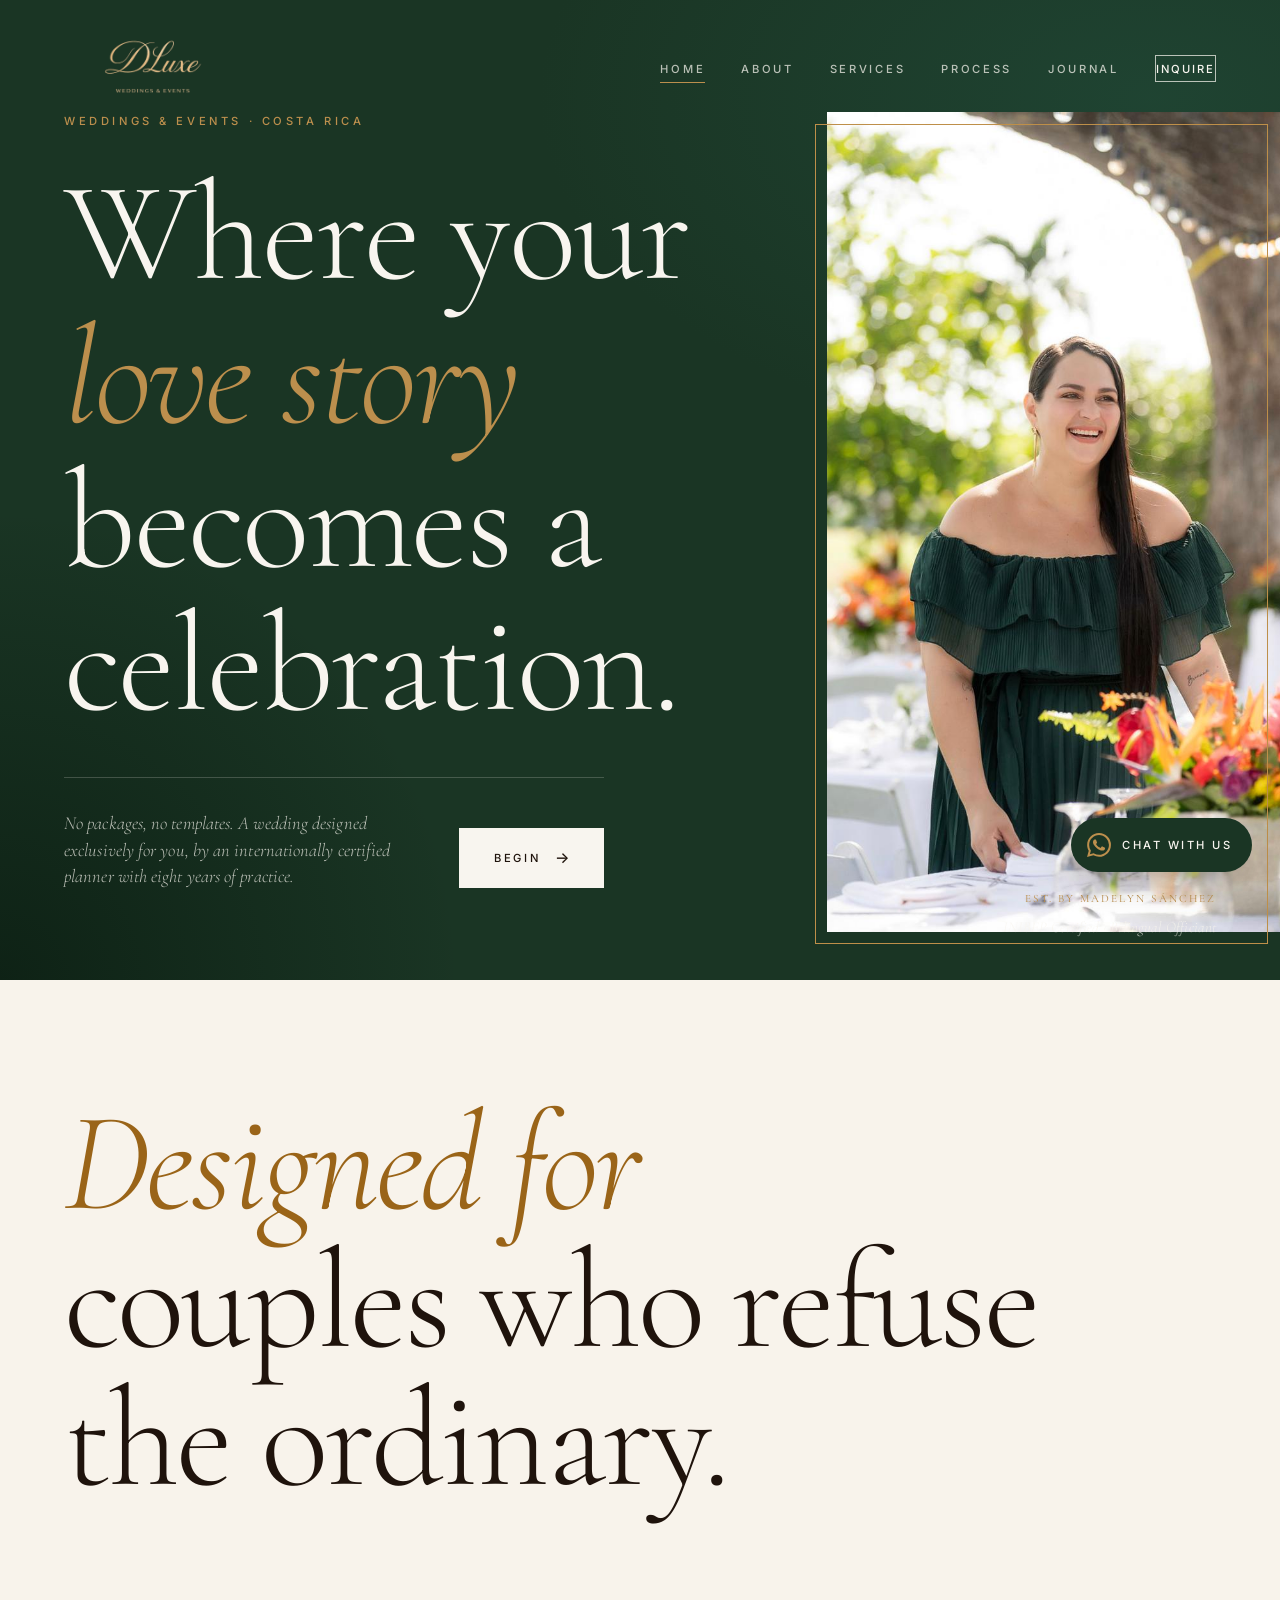
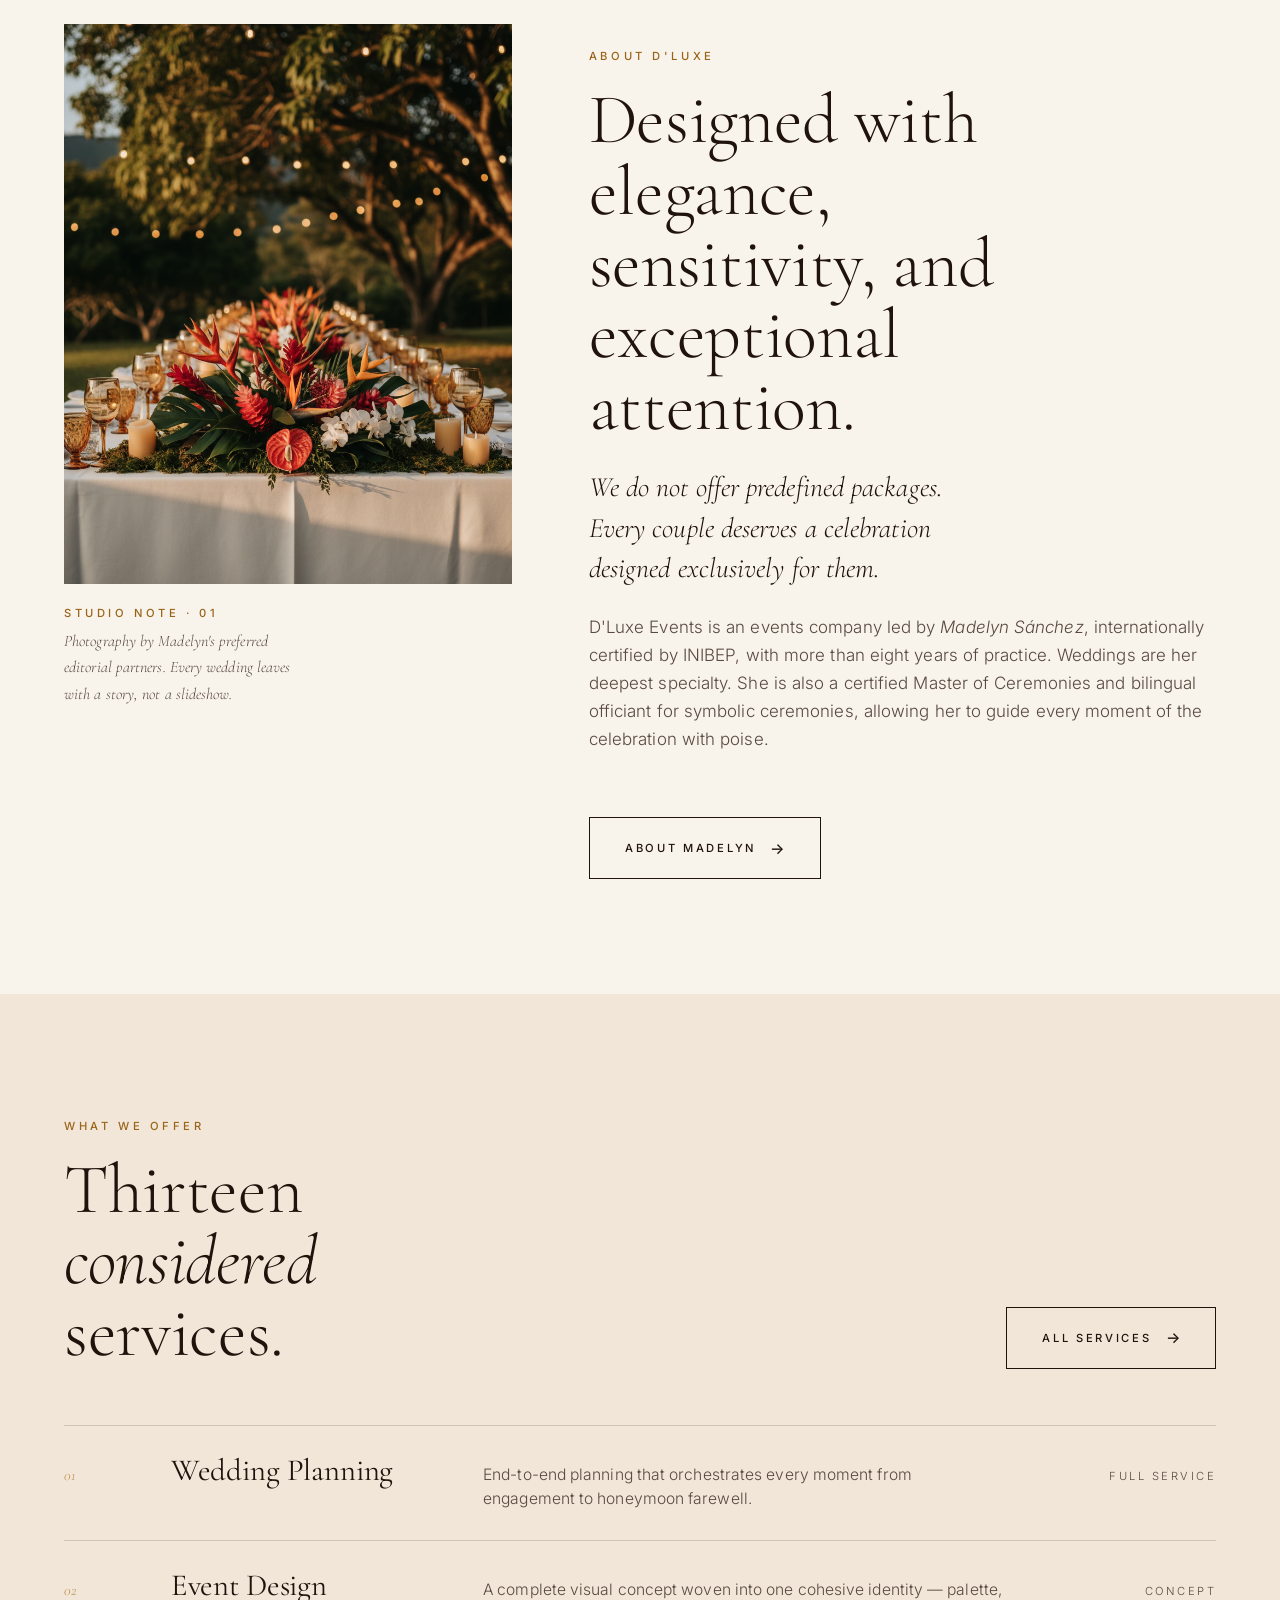
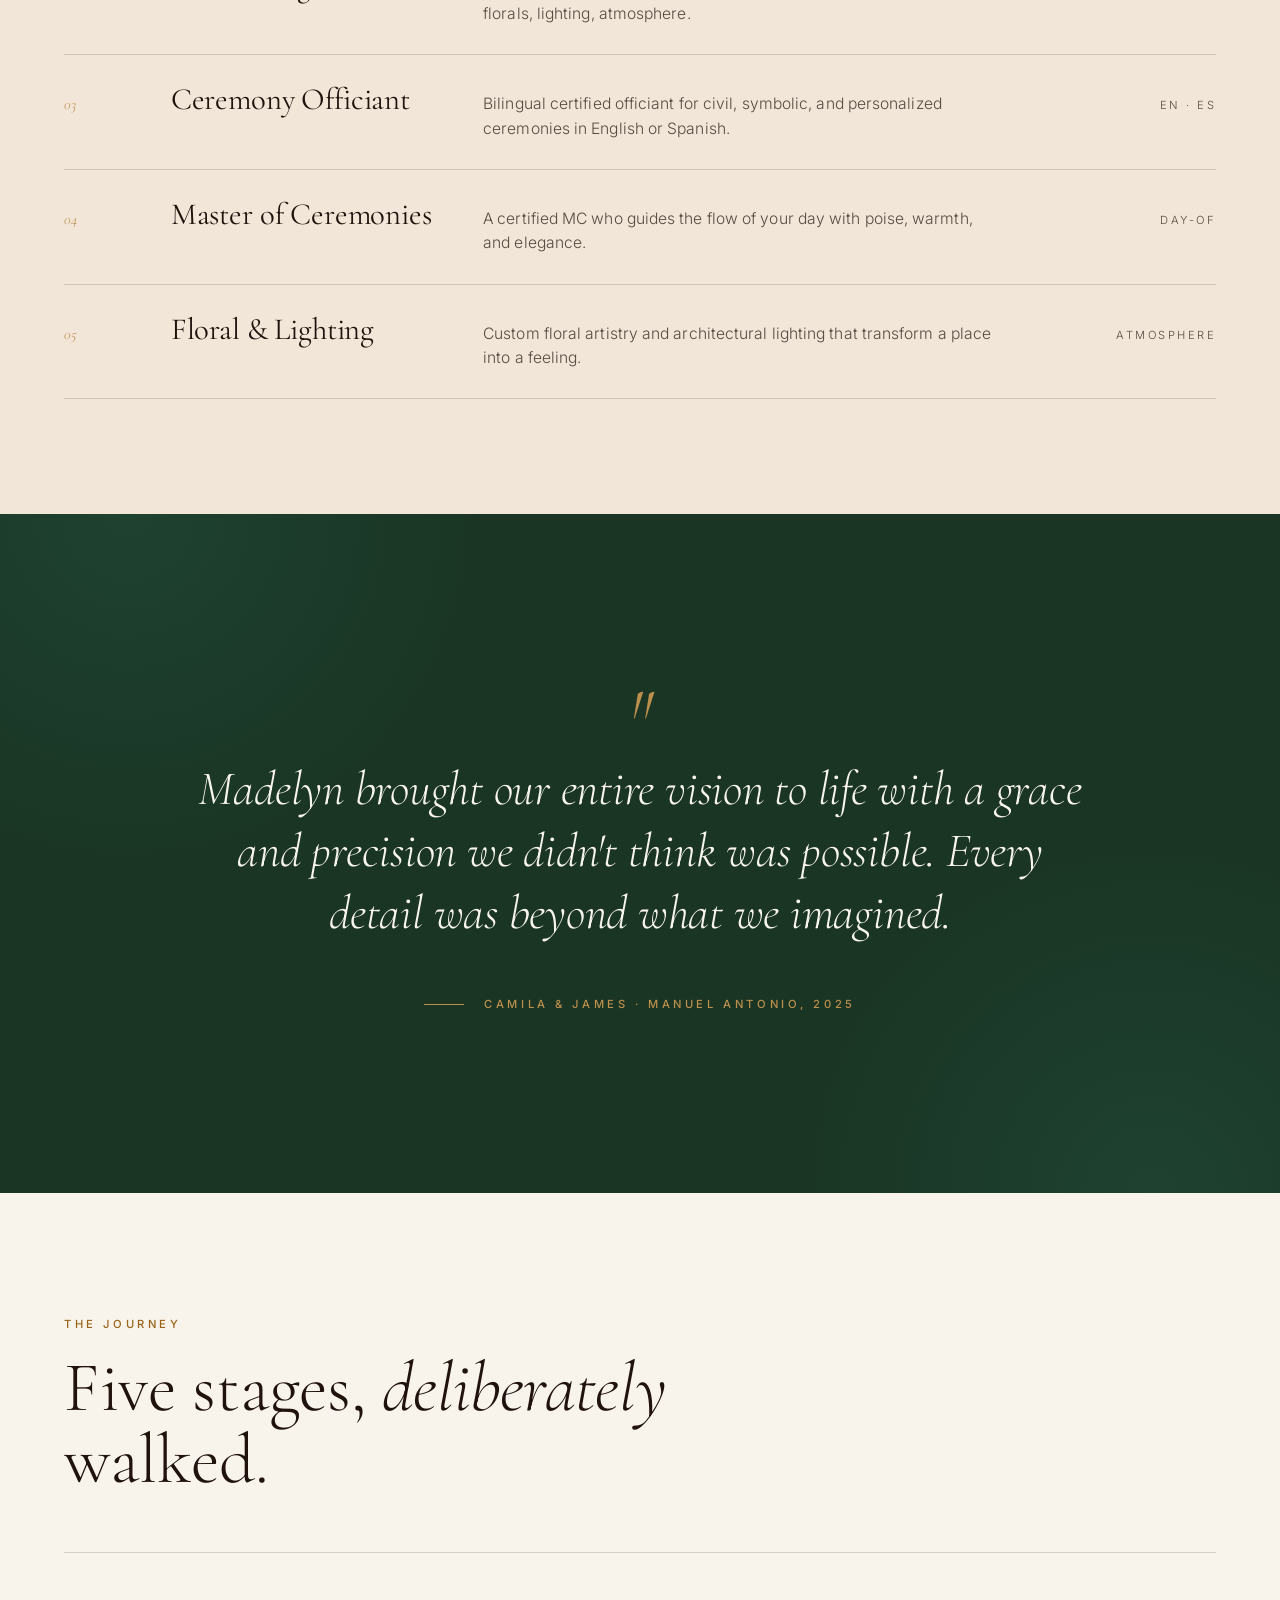
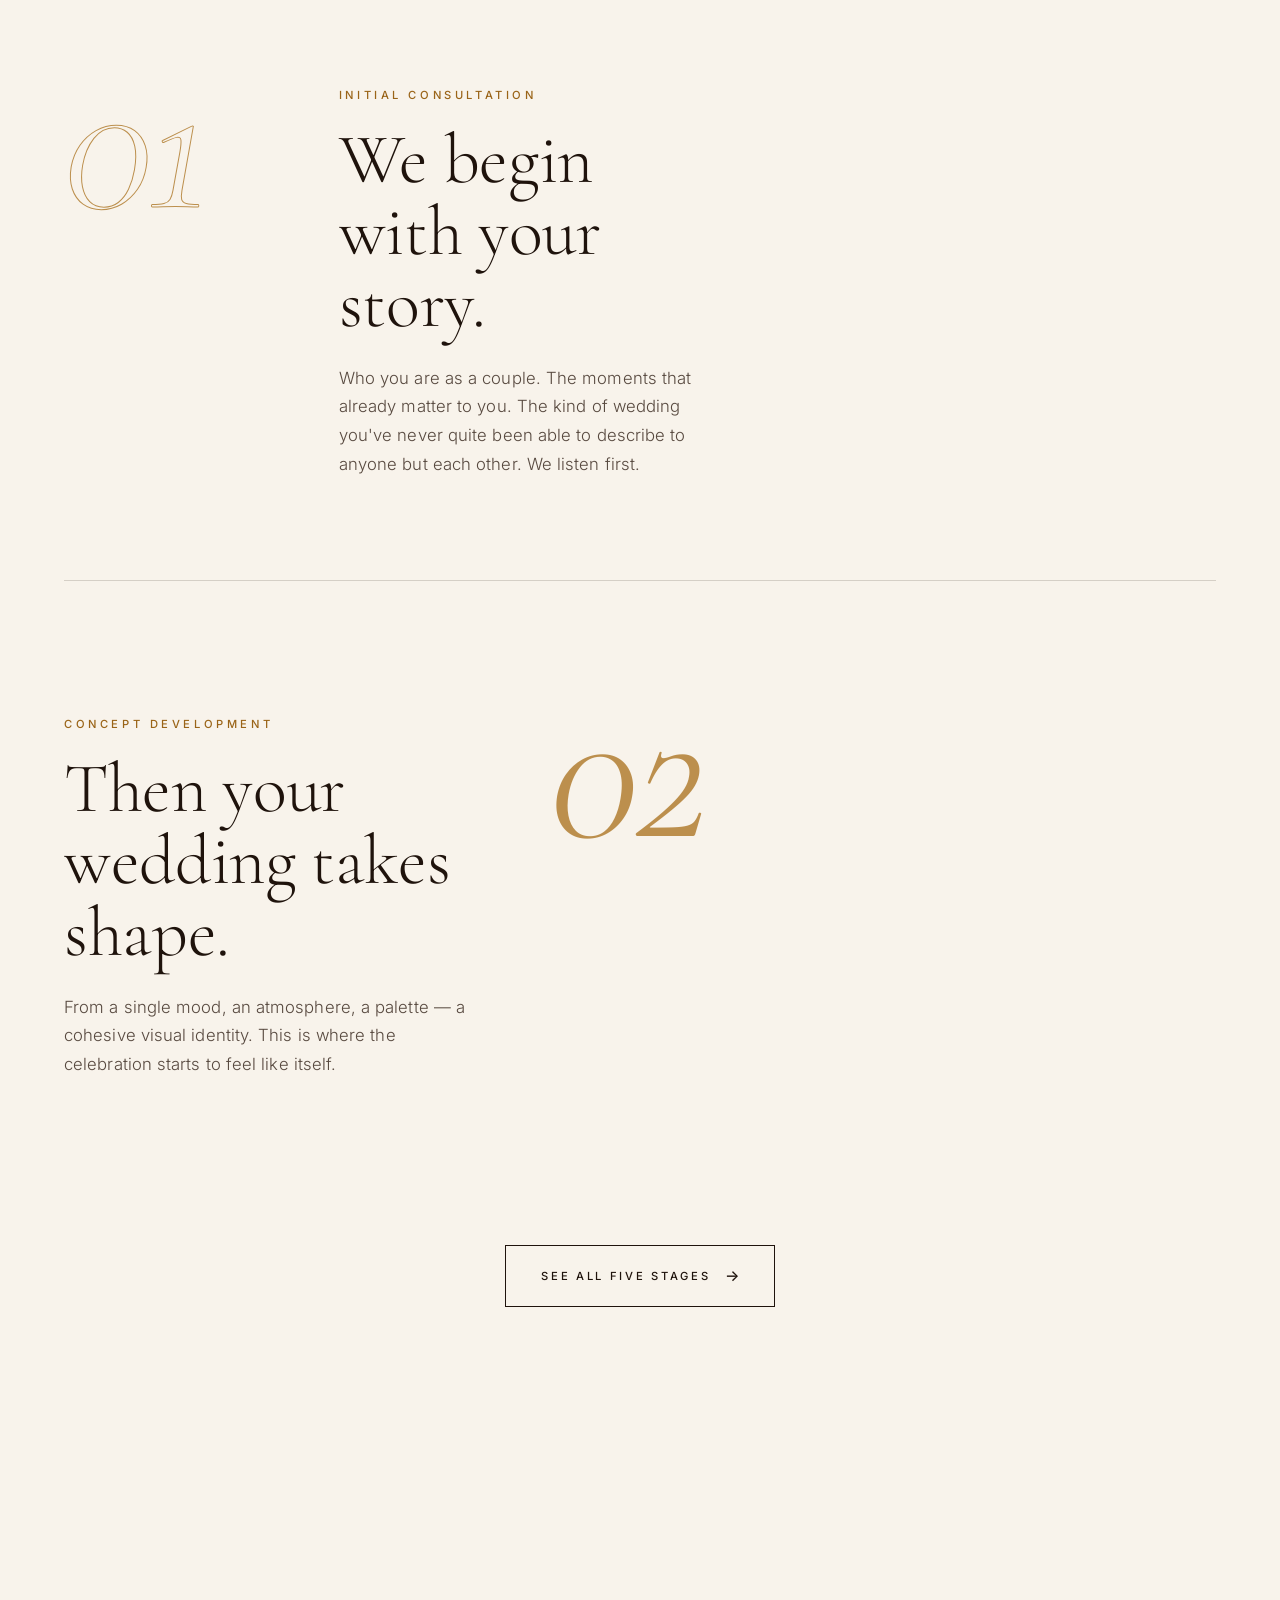
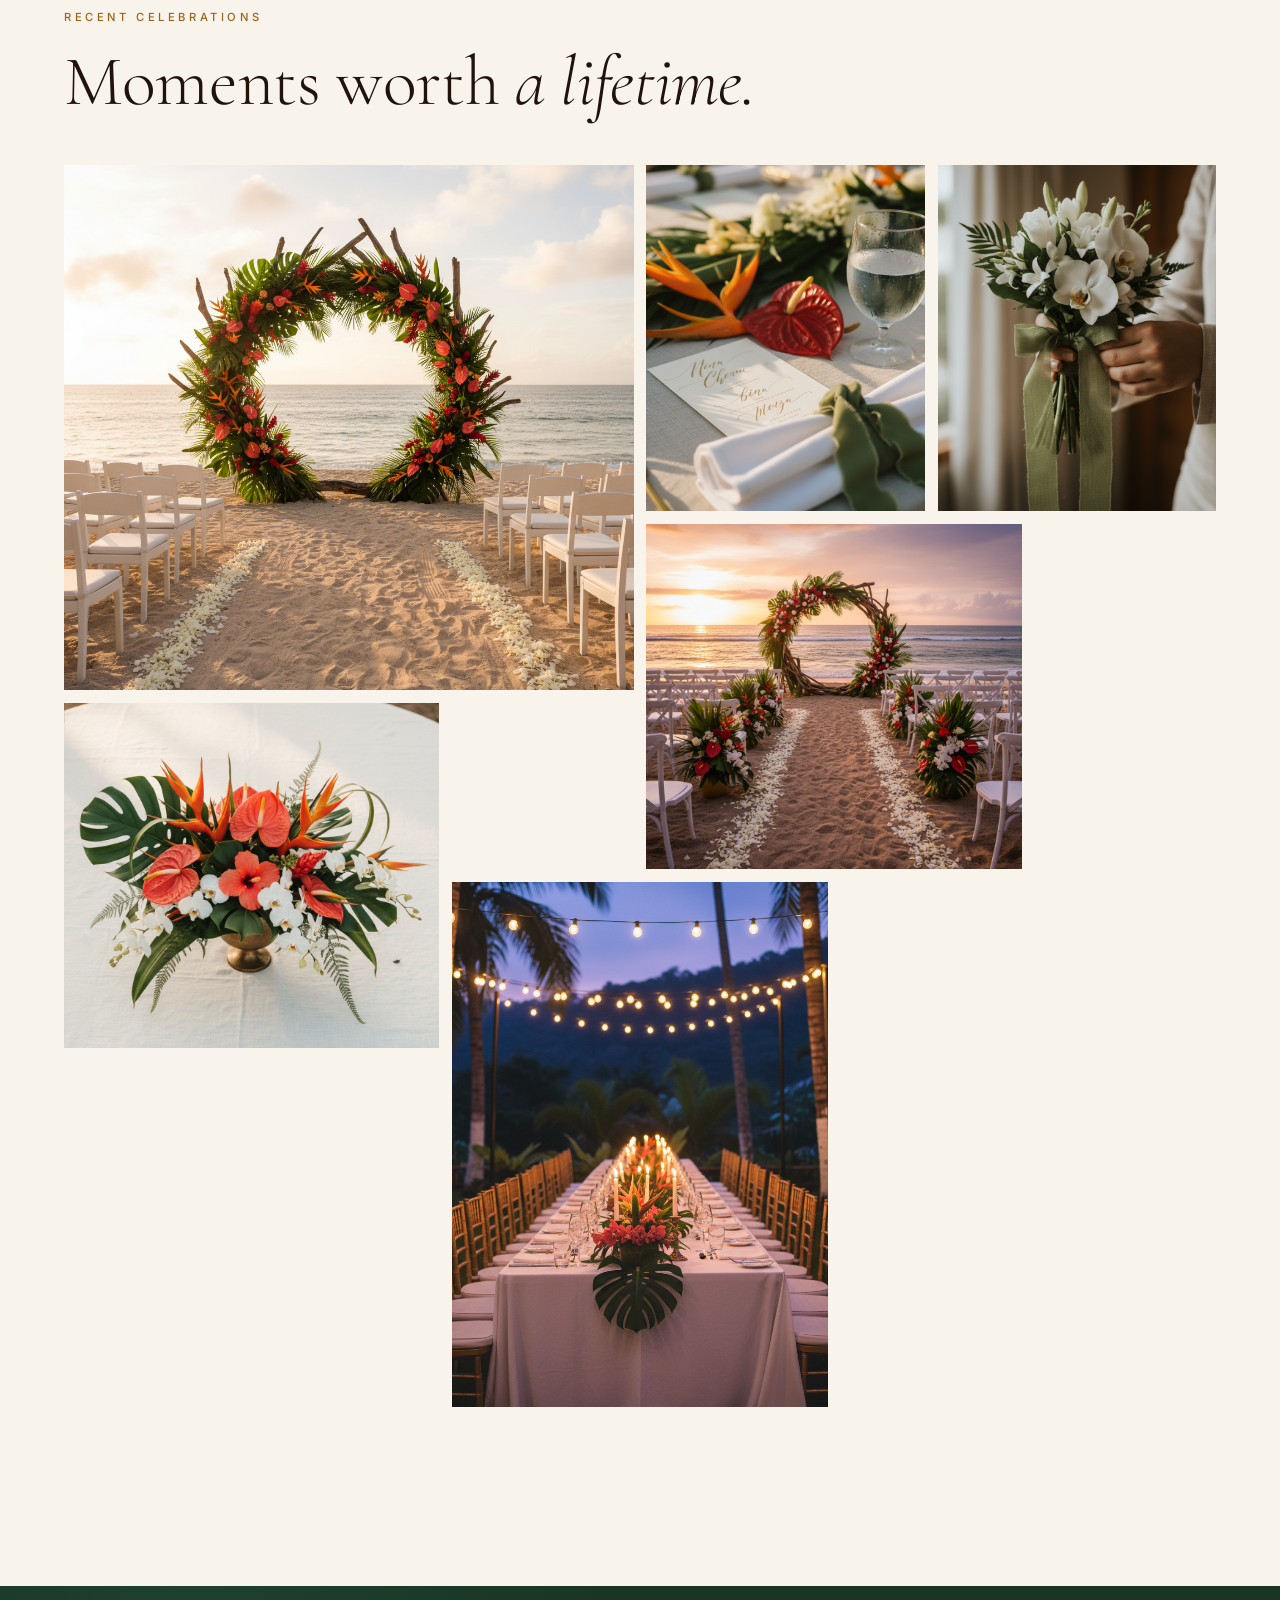
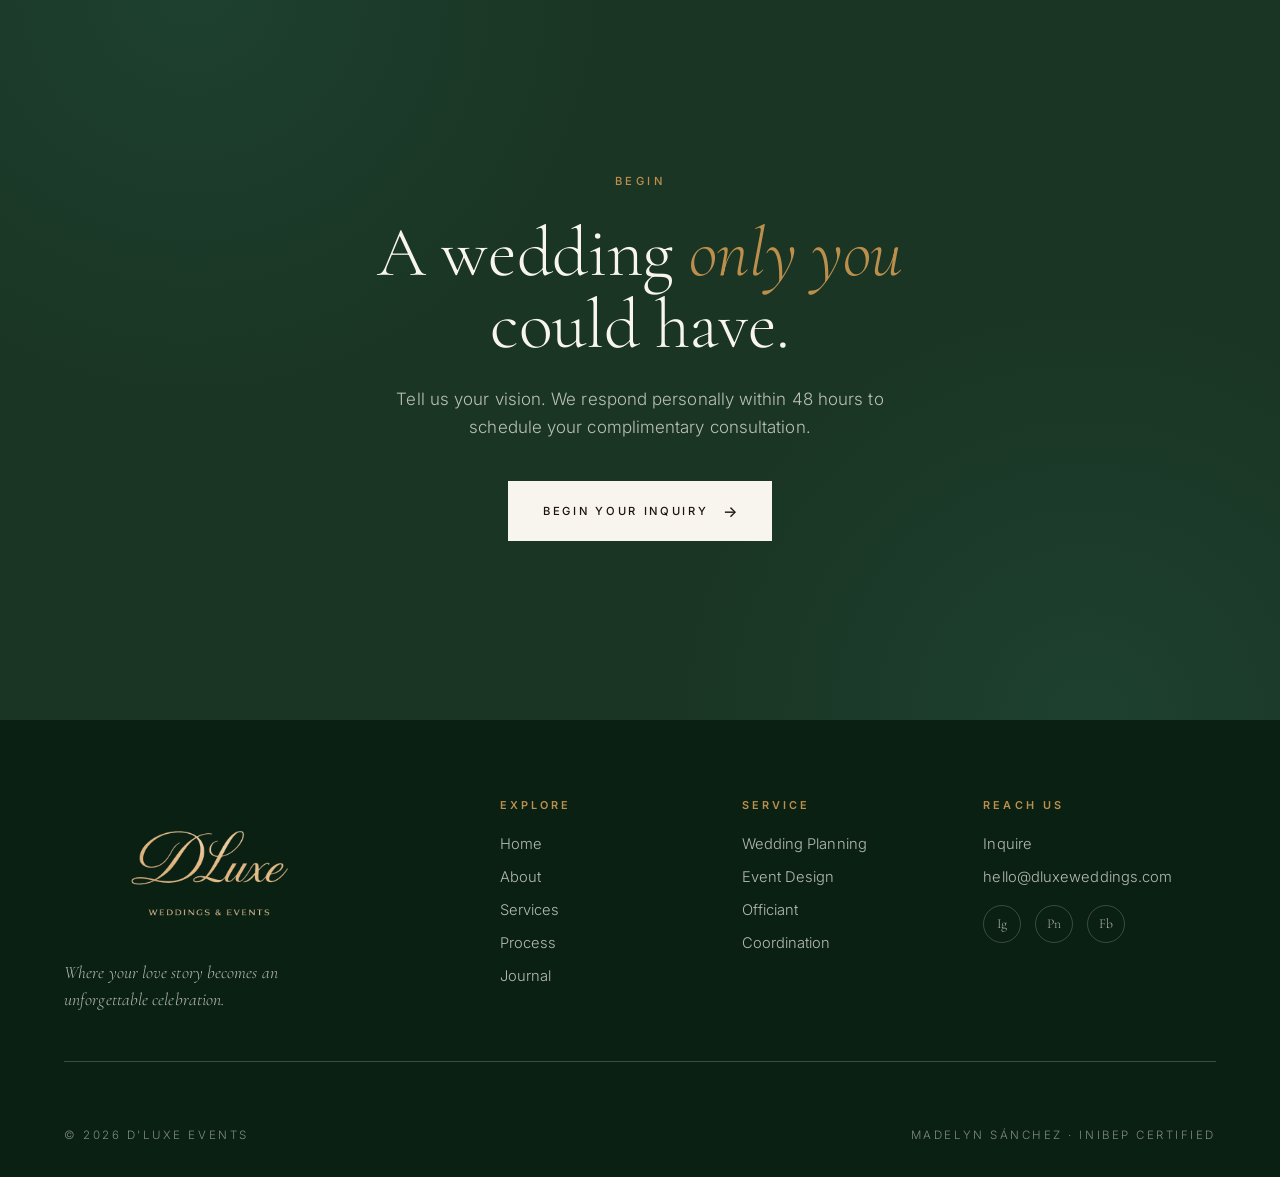
<file: index.html>
<!DOCTYPE html>
<html lang="en">
<head>
<meta charset="UTF-8">
<meta name="viewport" content="width=device-width, initial-scale=1.0">
<title>D'Luxe Weddings & Events — Luxury Wedding & Event Design in Costa Rica</title>
<meta name="description" content="An events company led by Madelyn Sánchez, internationally certified by INIBEP, specializing in luxury weddings in Costa Rica. No packages. No templates. A celebration designed exclusively for you.">
<link rel="preconnect" href="https://fonts.googleapis.com">
<link rel="preconnect" href="https://fonts.gstatic.com" crossorigin>
<link href="https://fonts.googleapis.com/css2?family=Cormorant+Garamond:ital,wght@0,300;0,400;0,500;1,300;1,400;1,500&family=Inter:wght@300;400;500;600&display=swap" rel="stylesheet">
<link rel="stylesheet" href="assets/css/style.css">
<link rel="icon" type="image/png" href="assets/images/dluxe-icon-transparent.png">
<link rel="apple-touch-icon" href="assets/images/dluxe-icon-transparent.png">

<link rel="canonical" href="https://dluxeweddings.com/">
<link rel="alternate" type="application/rss+xml" title="D'Luxe Weddings &amp; Events — Journal" href="feed.xml">

<meta property="og:type" content="website">
<meta property="og:site_name" content="D'Luxe Weddings & Events">
<meta property="og:title" content="D'Luxe Weddings & Events — Luxury Wedding & Event Design in Costa Rica">
<meta property="og:description" content="An events company led by Madelyn Sánchez, with a deep specialty in luxury weddings in Costa Rica. No packages. No templates. A celebration designed exclusively for you.">
<meta property="og:url" content="https://dluxeweddings.com/">
<meta property="og:image" content="https://dluxeweddings.com/assets/images/dluxe-mosaic-a-arch-wide.png">
<meta property="og:locale" content="en_US">

<meta name="twitter:card" content="summary_large_image">
<meta name="twitter:title" content="D'Luxe Weddings & Events — Costa Rica">
<meta name="twitter:description" content="An events company led by Madelyn Sánchez. Weddings are our deepest specialty. Bespoke and individual — no packages.">
<meta name="twitter:image" content="https://dluxeweddings.com/assets/images/dluxe-mosaic-a-arch-wide.png">

<script type="application/ld+json">
{
  "@context": "https://schema.org",
  "@graph": [
    {
      "@type": ["Organization", "ProfessionalService"],
      "@id": "https://dluxeweddings.com/#organization",
      "name": "D'Luxe Weddings & Events",
      "alternateName": "D'Luxe Events",
      "url": "https://dluxeweddings.com/",
      "logo": {"@type": "ImageObject", "url": "https://dluxeweddings.com/assets/images/dluxe-logo-transparent.png"},
      "image": "https://dluxeweddings.com/assets/images/dluxe-mosaic-a-arch-wide.png",
      "description": "D'Luxe Events is an events company led by Madelyn Sánchez, internationally certified by INIBEP. Weddings are the deepest specialty. Bespoke and individual — no packages, no templates. Based in Costa Rica.",
      "email": "hello@dluxeweddings.com",
      "areaServed": [
        {"@type": "Country", "name": "Costa Rica"},
        {"@type": "Place", "name": "Manuel Antonio"},
        {"@type": "Place", "name": "Santa Teresa"},
        {"@type": "Place", "name": "Nosara"},
        {"@type": "Place", "name": "Tamarindo"},
        {"@type": "Place", "name": "Papagayo Peninsula"}
      ],
      "knowsLanguage": ["en", "es"],
      "founder": {"@id": "https://dluxeweddings.com/about.html#madelyn"},
      "hasOfferCatalog": {
        "@type": "OfferCatalog",
        "name": "Wedding Services",
        "itemListElement": [
          {"@type": "Offer", "itemOffered": {"@type": "Service", "name": "Wedding Planning"}},
          {"@type": "Offer", "itemOffered": {"@type": "Service", "name": "Event Design"}},
          {"@type": "Offer", "itemOffered": {"@type": "Service", "name": "Ceremony Officiant", "availableLanguage": ["en", "es"]}},
          {"@type": "Offer", "itemOffered": {"@type": "Service", "name": "Master of Ceremonies"}},
          {"@type": "Offer", "itemOffered": {"@type": "Service", "name": "Floral Design"}},
          {"@type": "Offer", "itemOffered": {"@type": "Service", "name": "Lighting Design"}},
          {"@type": "Offer", "itemOffered": {"@type": "Service", "name": "Wedding Coordination"}}
        ]
      }
    },
    {
      "@type": "WebSite",
      "@id": "https://dluxeweddings.com/#website",
      "url": "https://dluxeweddings.com/",
      "name": "D'Luxe Weddings & Events",
      "publisher": {"@id": "https://dluxeweddings.com/#organization"},
      "inLanguage": "en"
    },
    {
      "@type": "WebPage",
      "@id": "https://dluxeweddings.com/#webpage",
      "url": "https://dluxeweddings.com/",
      "name": "D'Luxe Weddings & Events — Luxury Wedding Planning in Costa Rica",
      "isPartOf": {"@id": "https://dluxeweddings.com/#website"},
      "about": {"@id": "https://dluxeweddings.com/#organization"},
      "primaryImageOfPage": "https://dluxeweddings.com/assets/images/Madelyn%20at%20wedding.jpeg",
      "inLanguage": "en"
    }
  ]
}
</script>
</head>
<body>

<nav class="nav on-dark">
  <a href="index.html" class="brand" aria-label="D'Luxe Weddings &amp; Events — Home"><img src="assets/images/dluxe-logo-transparent.png" alt="D'Luxe Weddings &amp; Events"></a>
  <button class="nav-toggle" aria-label="Menu"><span></span><span></span><span></span></button>
  <ul class="nav-links">
    <li><a href="index.html" class="active">Home</a></li>
    <li><a href="about.html">About</a></li>
    <li><a href="services.html">Services</a></li>
    <li><a href="process.html">Process</a></li>
    <li><a href="journal/">Journal</a></li>
    <li><a href="contact.html" class="nav-cta">Inquire</a></li>
  </ul>
</nav>

<!-- ============== HERO ============== -->
<header class="hero">

  <div class="hero-particles" aria-hidden="true">
    <span class="hp" style="left:7%;  width:74px;  height:74px; --d:-2s;  --dur:28s; --x:30px;  --r:-120deg; --o:.20;"><img src="assets/images/hp-rings.png" alt=""></span>
    <span class="hp" style="left:13%; width:58px;  height:82px; --d:-12s; --dur:34s; --x:-40px; --r:180deg;  --o:.16;"><img src="assets/images/hp-heliconia.png" alt=""></span>
    <span class="hp" style="left:22%; width:52px;  height:52px; --d:-5s;  --dur:24s; --x:20px;  --r:90deg;   --o:.22;"><img src="assets/images/hp-orchid.png" alt=""></span>
    <span class="hp" style="left:31%; width:64px;  height:68px; --d:-18s; --dur:38s; --x:-25px; --r:-180deg; --o:.18;"><img src="assets/images/hp-anthurium.png" alt=""></span>
    <span class="hp" style="left:40%; width:156px; height:180px; --d:-8s;  --dur:30s; --x:35px;  --r:150deg;  --o:.14;"><img src="assets/images/hp-monstera.png" alt=""></span>
    <span class="hp" style="left:48%; width:66px;  height:66px; --d:-22s; --dur:26s; --x:-30px; --r:-90deg;  --o:.20;"><img src="assets/images/hp-rings.png" alt=""></span>
    <span class="hp" style="left:57%; width:140px; height:180px; --d:-3s;  --dur:36s; --x:40px;  --r:220deg;  --o:.13;"><img src="assets/images/hp-palm.png" alt=""></span>
    <span class="hp" style="left:66%; width:56px;  height:56px; --d:-14s; --dur:32s; --x:-20px; --r:-150deg; --o:.22;"><img src="assets/images/hp-hibiscus.png" alt=""></span>
    <span class="hp" style="left:74%; width:58px;  height:78px; --d:-7s;  --dur:28s; --x:25px;  --r:120deg;  --o:.17;"><img src="assets/images/hp-heliconia.png" alt=""></span>
    <span class="hp" style="left:82%; width:78px;  height:78px; --d:-16s; --dur:24s; --x:-35px; --r:180deg;  --o:.24;"><img src="assets/images/hp-rings.png" alt=""></span>
    <span class="hp" style="left:89%; width:58px;  height:58px; --d:-25s; --dur:40s; --x:30px;  --r:-200deg; --o:.14;"><img src="assets/images/hp-orchid.png" alt=""></span>
    <span class="hp" style="left:95%; width:48px;  height:48px; --d:-10s; --dur:22s; --x:-15px; --r:90deg;   --o:.20;"><img src="assets/images/hp-anthurium.png" alt=""></span>
    <span class="hp" style="left:17%; width:128px; height:164px; --d:-28s; --dur:34s; --x:20px;  --r:-130deg; --o:.16;"><img src="assets/images/hp-palm.png" alt=""></span>
    <span class="hp" style="left:36%; width:56px;  height:56px; --d:-19s; --dur:26s; --x:-25px; --r:180deg;  --o:.22;"><img src="assets/images/hp-orchid.png" alt=""></span>
    <span class="hp" style="left:52%; width:60px;  height:60px; --d:-11s; --dur:32s; --x:30px;  --r:90deg;   --o:.18;"><img src="assets/images/hp-hibiscus.png" alt=""></span>
    <span class="hp" style="left:78%; width:140px; height:156px; --d:-24s; --dur:28s; --x:-20px; --r:-180deg; --o:.20;"><img src="assets/images/hp-monstera.png" alt=""></span>
  </div>

  <div class="wrap hero-grid">
    <div class="hero-copy">
      <span class="eyebrow">Weddings &amp; Events · Costa Rica</span>
      <h1>Where your <span class="it">love story</span> becomes a celebration.</h1>
      <div class="hero-foot">
        <p class="lede">No packages, no templates. A wedding designed exclusively for you, by an internationally certified planner with eight years of practice.</p>
        <a href="contact.html" class="btn btn-bone">Begin</a>
      </div>
    </div>
    <div class="hero-image-wrap">
      <div class="hero-image" style="background-image: url('assets/images/Madelyn%20at%20wedding.jpeg');"></div>
    </div>
  </div>
  <div class="hero-meta">
    <strong>Est. by Madelyn Sánchez</strong>
    INIBEP Certified · Bilingual Officiant
  </div>
</header>

<!-- ============== OPENER · MARQUEE WORDMARK ============== -->
<section class="opener">
  <div class="wrap-wide r">
    <div class="markword"><span class="it">Designed for</span> couples who refuse the ordinary.</div>
  </div>
</section>

<!-- ============== INTRO · EDITORIAL SPLIT ============== -->
<section>
  <div class="wrap">
    <div class="editorial">
      <div class="r">
        <div class="editorial-img" style="background-image: url('assets/images/dluxe-editorial-tablescape-portrait.png');"></div>
        <div class="editorial-caption">
          <span class="eyebrow">Studio Note · 01</span>
          Photography by Madelyn's preferred editorial partners. Every wedding leaves with a story, not a slideshow.
        </div>
      </div>
      <div class="editorial-text r d1">
        <span class="eyebrow">About D'Luxe</span>
        <h2>Designed with elegance, sensitivity, and exceptional attention.</h2>
        <p class="lede">We do not offer predefined packages. Every couple deserves a celebration designed exclusively for them.</p>
        <p>D'Luxe Events is an events company led by <em>Madelyn Sánchez</em>, internationally certified by INIBEP, with more than eight years of practice. Weddings are her deepest specialty. She is also a certified Master of Ceremonies and bilingual officiant for symbolic ceremonies, allowing her to guide every moment of the celebration with poise.</p>
        <a href="about.html" class="btn btn-ghost mt-3">About Madelyn</a>
      </div>
    </div>
  </div>
</section>

<!-- ============== SERVICES — EDITORIAL LIST ============== -->
<section class="bg-paper-deep">
  <div class="wrap">
    <div style="display:grid; grid-template-columns: 1fr auto; gap:2rem; align-items:end; margin-bottom: 3.5rem;" class="r">
      <div>
        <span class="eyebrow">What we offer</span>
        <h2 style="margin-top: 1rem; max-width: 14ch;">Thirteen <span class="it">considered</span> services.</h2>
      </div>
      <a href="services.html" class="btn btn-ghost">All Services</a>
    </div>

    <ul class="service-list r d1">
      <li class="service-row">
        <span class="service-num"></span>
        <span class="service-name">Wedding Planning</span>
        <span class="service-desc">End-to-end planning that orchestrates every moment from engagement to honeymoon farewell.</span>
        <span class="service-meta">Full Service</span>
      </li>
      <li class="service-row">
        <span class="service-num"></span>
        <span class="service-name">Event Design</span>
        <span class="service-desc">A complete visual concept woven into one cohesive identity — palette, florals, lighting, atmosphere.</span>
        <span class="service-meta">Concept</span>
      </li>
      <li class="service-row">
        <span class="service-num"></span>
        <span class="service-name">Ceremony Officiant</span>
        <span class="service-desc">Bilingual certified officiant for civil, symbolic, and personalized ceremonies in English or Spanish.</span>
        <span class="service-meta">EN · ES</span>
      </li>
      <li class="service-row">
        <span class="service-num"></span>
        <span class="service-name">Master of Ceremonies</span>
        <span class="service-desc">A certified MC who guides the flow of your day with poise, warmth, and elegance.</span>
        <span class="service-meta">Day-Of</span>
      </li>
      <li class="service-row">
        <span class="service-num"></span>
        <span class="service-name">Floral &amp; Lighting</span>
        <span class="service-desc">Custom floral artistry and architectural lighting that transform a place into a feeling.</span>
        <span class="service-meta">Atmosphere</span>
      </li>
    </ul>
  </div>
</section>

<!-- ============== PULL QUOTE ============== -->
<section class="pull">
  <div class="pull-inner r">
    <div class="pull-mark">"</div>
    <p class="pull-quote">Madelyn brought our entire vision to life with a grace and precision we didn't think was possible. Every detail was beyond what we imagined.</p>
    <span class="pull-attr">Camila &amp; James · Manuel Antonio, 2025</span>
  </div>
</section>

<!-- ============== PROCESS PREVIEW · ASYMMETRIC ============== -->
<section>
  <div class="wrap">
    <div class="r" style="margin-bottom: 3.5rem;">
      <span class="eyebrow">The journey</span>
      <h2 style="margin-top: 1rem; max-width: 18ch;">Five stages, <span class="it">deliberately</span> walked.</h2>
    </div>

    <div class="proc r">
      <div class="proc-num-side"><div class="proc-num">01</div></div>
      <div class="proc-text">
        <span class="eyebrow">Initial Consultation</span>
        <h2>We begin with your story.</h2>
        <p>Who you are as a couple. The moments that already matter to you. The kind of wedding you've never quite been able to describe to anyone but each other. We listen first.</p>
      </div>
    </div>
    <div class="proc flip r">
      <div class="proc-num-side"><div class="proc-num solid">02</div></div>
      <div class="proc-text">
        <span class="eyebrow">Concept Development</span>
        <h2>Then your wedding takes shape.</h2>
        <p>From a single mood, an atmosphere, a palette — a cohesive visual identity. This is where the celebration starts to feel like itself.</p>
      </div>
    </div>

    <div class="text-center" style="margin-top: 4rem;">
      <a href="process.html" class="btn btn-ghost">See All Five Stages</a>
    </div>
  </div>
</section>

<!-- ============== GALLERY · MOSAIC ============== -->
<section class="cine">
  <div class="wrap-wide">
    <div class="r" style="margin-bottom: 3rem;">
      <span class="eyebrow">Recent celebrations</span>
      <h2 style="margin-top: 1rem;">Moments worth <span class="it">a lifetime.</span></h2>
    </div>
    <div class="mosaic r d1">
      <div class="a" style="background-image: url('assets/images/dluxe-mosaic-a-arch-wide.png');"></div>
      <div class="b" style="background-image: url('assets/images/dluxe-mosaic-b-tablescape-detail.png');"></div>
      <div class="c" style="background-image: url('assets/images/dluxe-mosaic-c-ribbon-detail.png');"></div>
      <div class="d" style="background-image: url('assets/images/dluxe-mosaic-d-aisle-wide.png');"></div>
      <div class="e" style="background-image: url('assets/images/dluxe-mosaic-e-floral-overhead.png');"></div>
      <div class="f" style="background-image: url('assets/images/dluxe-mosaic-f-reception-twilight.png');"></div>
    </div>
  </div>
</section>

<!-- ============== CTA ============== -->
<section class="cta">
  <div class="cta-inner r">
    <span class="eyebrow on-moss">Begin</span>
    <h2 style="margin-top: 1.5rem;">A wedding <span class="it">only you</span> could have.</h2>
    <p>Tell us your vision. We respond personally within 48 hours to schedule your complimentary consultation.</p>
    <a href="contact.html" class="btn btn-bone">Begin Your Inquiry</a>
  </div>
</section>

<footer class="foot">
  <div class="wrap">
    <div class="foot-grid">
      <div>
        <div class="foot-mark"><img src="assets/images/dluxe-logo-transparent.png" alt="D'Luxe Weddings &amp; Events"></div>
        <p class="foot-tag">Where your love story becomes an unforgettable celebration.</p>
      </div>
      <div>
        <h4>Explore</h4>
        <ul>
          <li><a href="index.html">Home</a></li>
          <li><a href="about.html">About</a></li>
          <li><a href="services.html">Services</a></li>
          <li><a href="process.html">Process</a></li>
          <li><a href="journal/">Journal</a></li>
        </ul>
      </div>
      <div>
        <h4>Service</h4>
        <ul>
          <li><a href="services.html">Wedding Planning</a></li>
          <li><a href="services.html">Event Design</a></li>
          <li><a href="services.html">Officiant</a></li>
          <li><a href="services.html">Coordination</a></li>
        </ul>
      </div>
      <div>
        <h4>Reach Us</h4>
        <ul>
          <li><a href="contact.html">Inquire</a></li>
          <li><a href="mailto:hello@dluxeweddings.com">hello@dluxeweddings.com</a></li>
        </ul>
        <div class="socials">
          <a href="#" aria-label="Instagram">Ig</a>
          <a href="#" aria-label="Pinterest">Pn</a>
          <a href="#" aria-label="Facebook">Fb</a>
        </div>
      </div>
    </div>
    <div class="foot-bottom">
      <span>© 2026 D'Luxe Events</span>
      <span>Madelyn Sánchez · INIBEP Certified</span>
    </div>
  </div>
</footer>

<a class="wa-bubble" href="https://wa.me/50664052836?text=Hi%20Madelyn%20%E2%80%94%20we%20found%20D%27Luxe%20and%20would%20love%20to%20talk%20about%20a%20Costa%20Rica%20wedding." target="_blank" rel="noopener" aria-label="Chat with Madelyn on WhatsApp">
  <svg class="wa-bubble-icon" viewBox="0 0 24 24" fill="currentColor" aria-hidden="true"><path d="M17.472 14.382c-.297-.149-1.758-.867-2.03-.967-.273-.099-.471-.148-.67.15-.197.297-.767.966-.94 1.164-.173.199-.347.223-.644.075-.297-.15-1.255-.463-2.39-1.475-.883-.788-1.48-1.761-1.653-2.059-.173-.297-.018-.458.13-.606.134-.133.298-.347.446-.52.149-.174.198-.298.298-.497.099-.198.05-.371-.025-.52-.075-.149-.669-1.612-.916-2.207-.242-.579-.487-.5-.669-.51-.173-.008-.371-.01-.57-.01-.198 0-.52.074-.792.372-.272.297-1.04 1.016-1.04 2.479 0 1.462 1.065 2.875 1.213 3.074.149.198 2.096 3.2 5.077 4.487.709.306 1.262.489 1.694.625.712.227 1.36.195 1.871.118.571-.085 1.758-.719 2.006-1.413.248-.694.248-1.289.173-1.413-.074-.124-.272-.198-.57-.347m-5.421 7.403h-.004a9.87 9.87 0 01-5.031-1.378l-.361-.214-3.741.982.998-3.648-.235-.374a9.86 9.86 0 01-1.51-5.26c.001-5.45 4.436-9.884 9.888-9.884 2.64 0 5.122 1.03 6.988 2.898a9.825 9.825 0 012.893 6.994c-.003 5.45-4.437 9.884-9.885 9.884m8.413-18.297A11.815 11.815 0 0012.05 0C5.495 0 .16 5.335.157 11.892c0 2.096.547 4.142 1.588 5.945L.057 24l6.305-1.654a11.882 11.882 0 005.683 1.448h.005c6.554 0 11.89-5.335 11.893-11.893a11.821 11.821 0 00-3.48-8.413Z"/></svg>
  <span class="wa-bubble-label">Chat with us</span>
</a>

<script src="assets/js/main.js"></script>
</body>
</html>
</file>
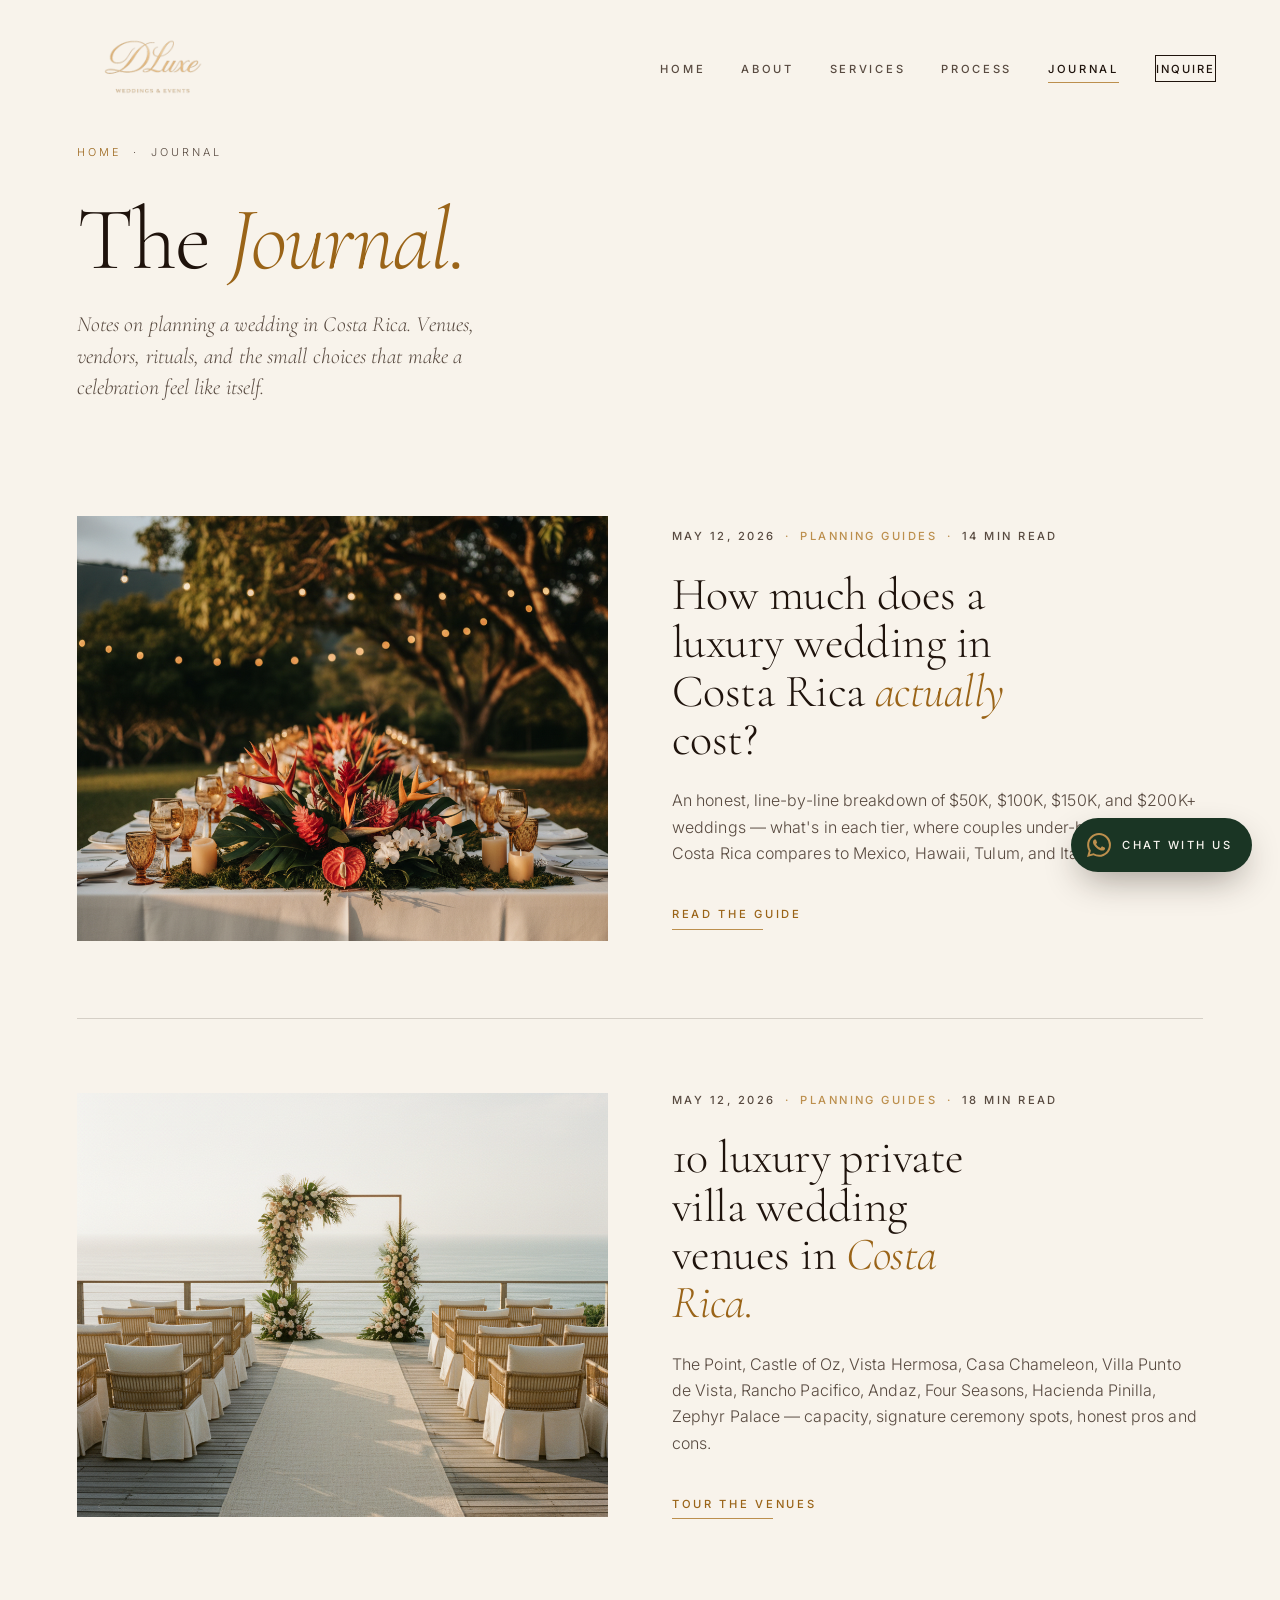
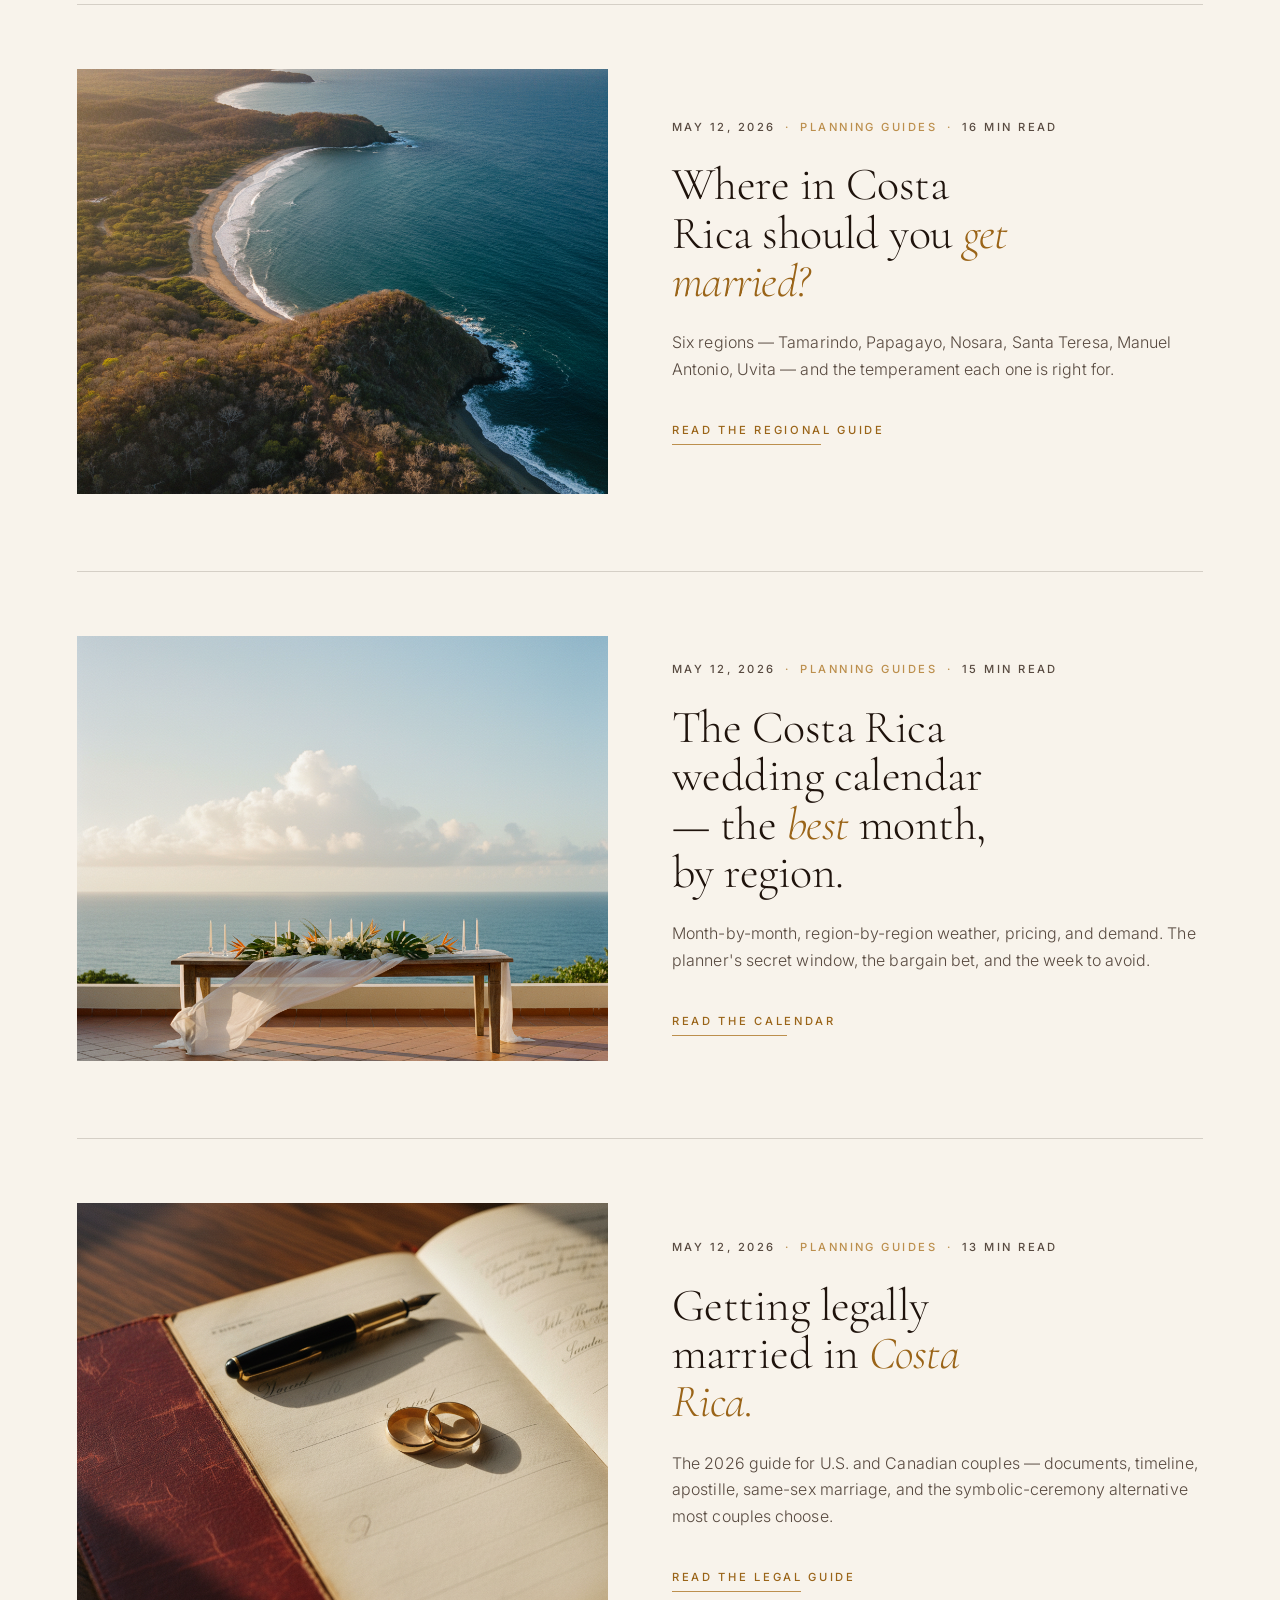
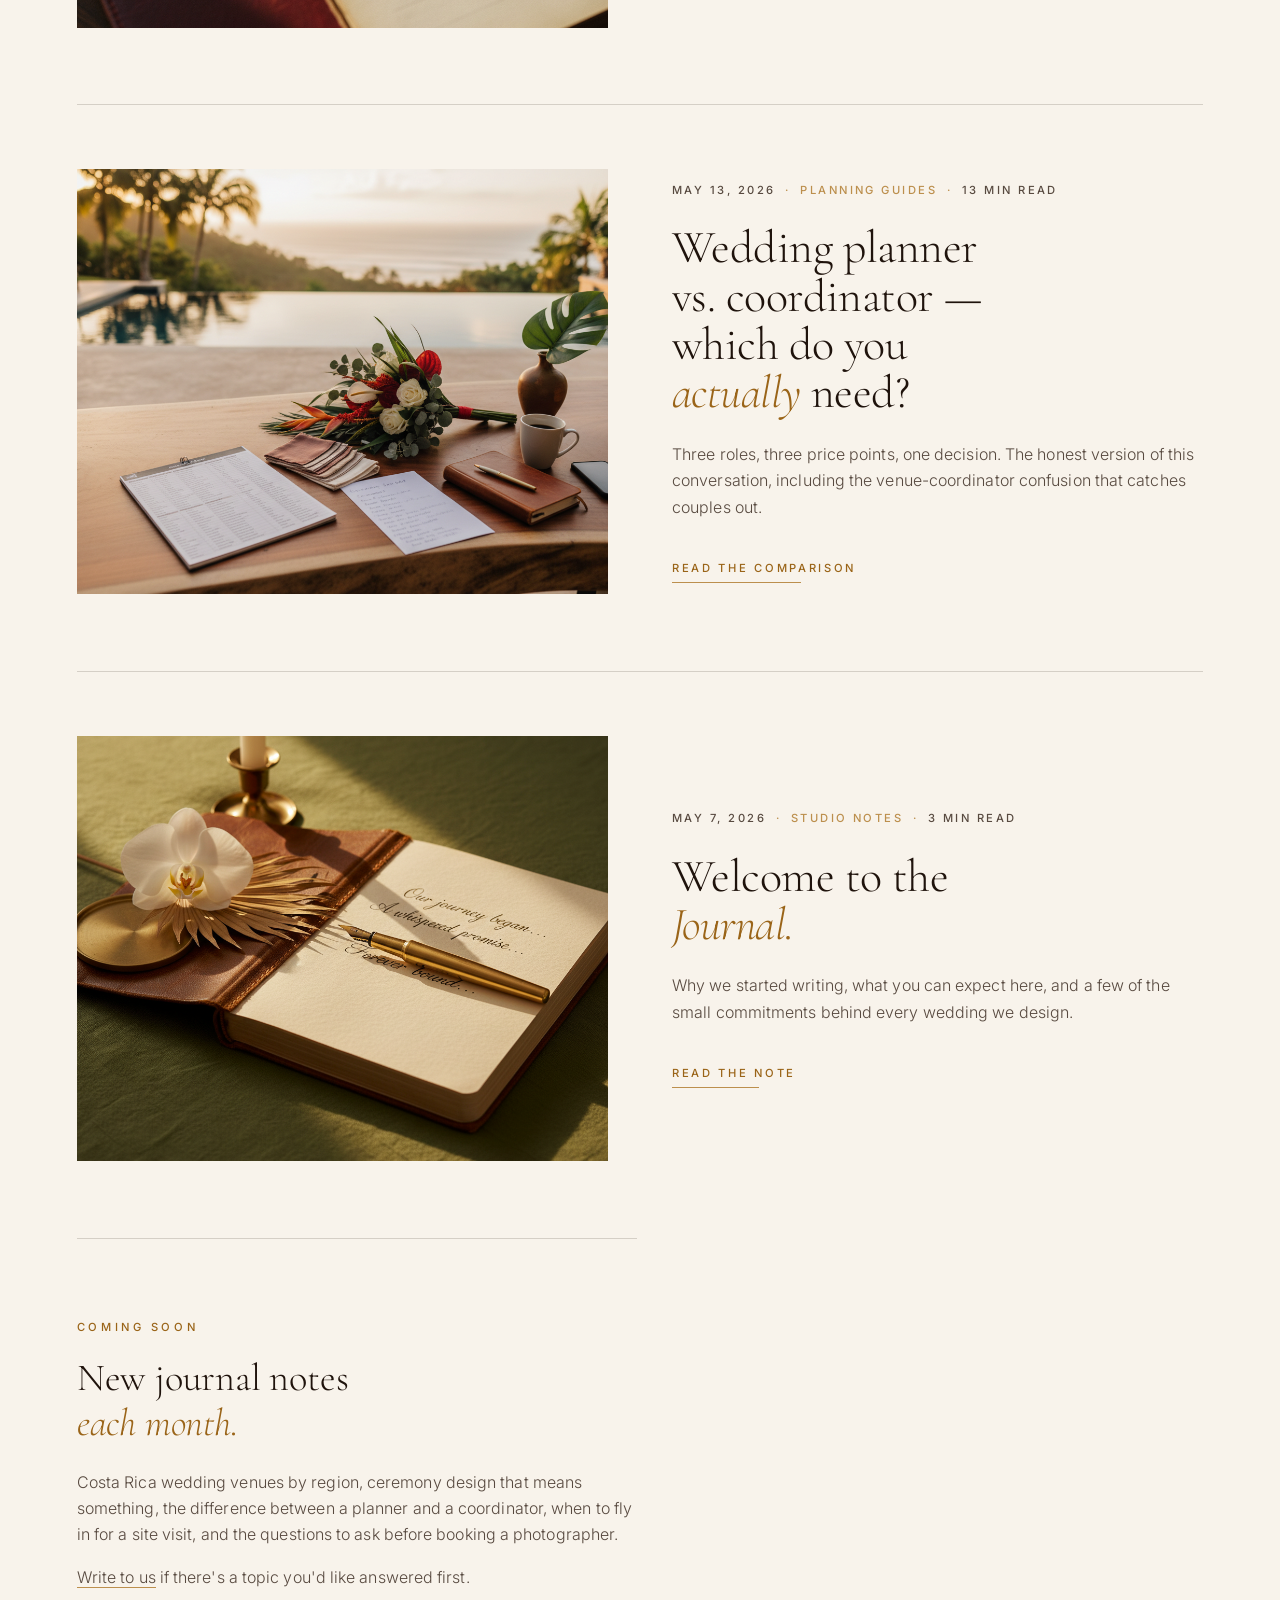
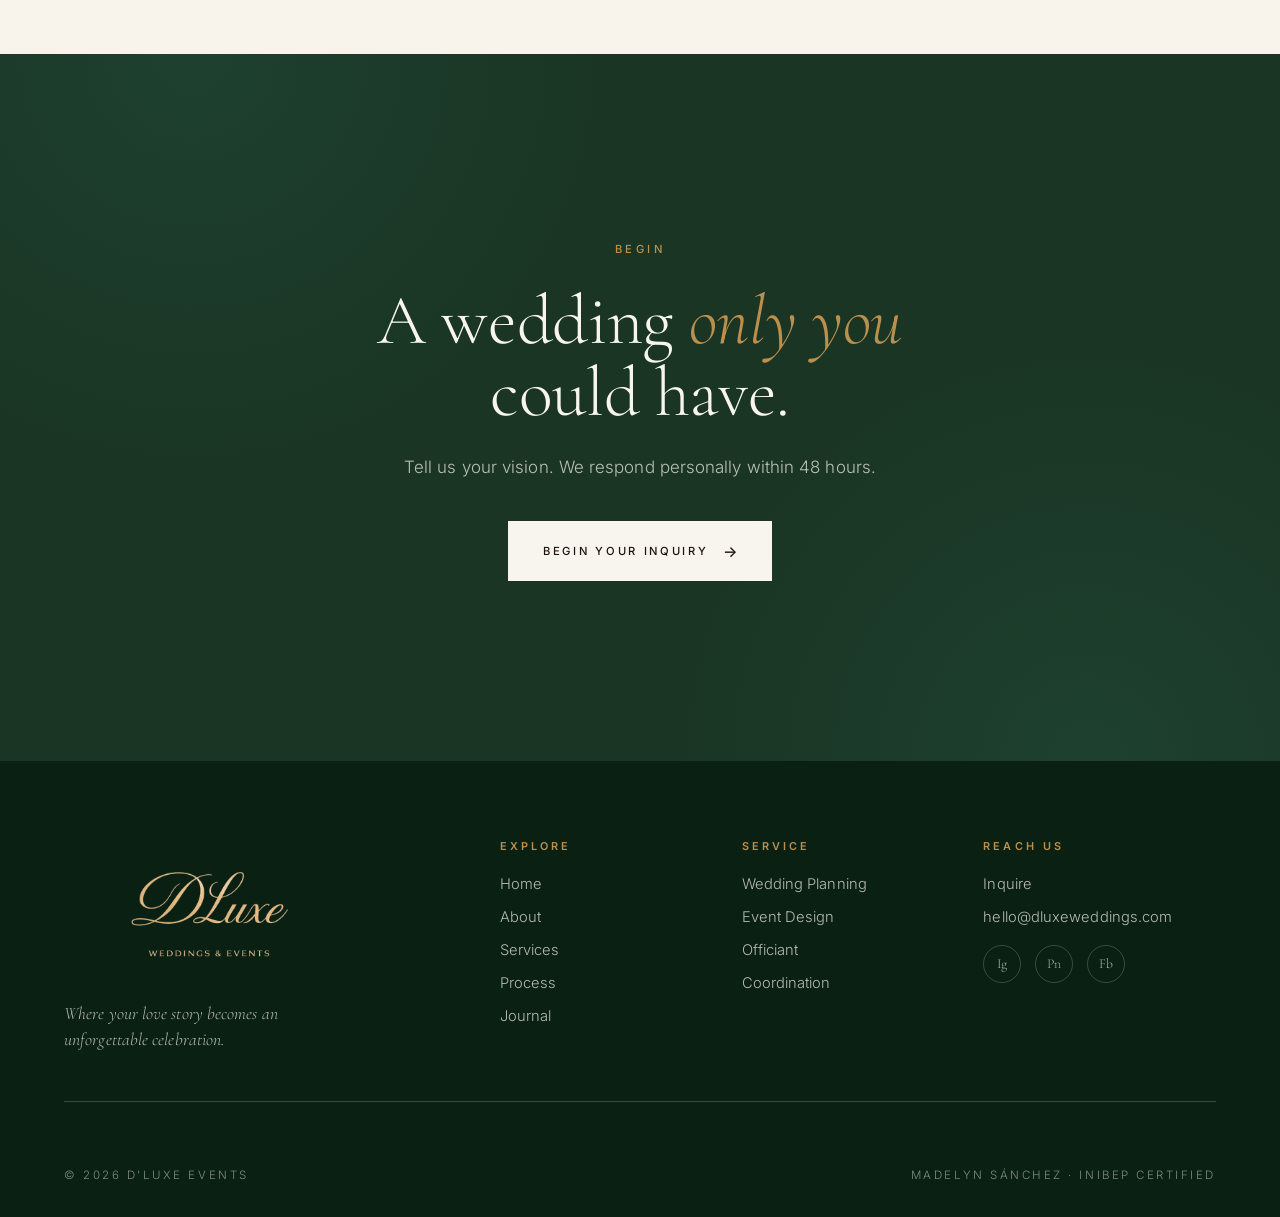
<file: journal/index.html>
<!DOCTYPE html>
<html lang="en">
<head>
<meta charset="UTF-8">
<meta name="viewport" content="width=device-width, initial-scale=1.0">
<title>Journal — D'Luxe Weddings & Events</title>
<meta name="description" content="Studio notes from Madelyn Sánchez on planning a Costa Rica wedding — venue choices, ceremony rituals, vendor partnerships, and the small details that turn a well-planned day into an unforgettable one.">

<link rel="canonical" href="https://dluxeweddings.com/journal/">

<!-- Open Graph -->
<meta property="og:type" content="website">
<meta property="og:site_name" content="D'Luxe Weddings & Events">
<meta property="og:title" content="Journal — D'Luxe Weddings & Events">
<meta property="og:description" content="Studio notes from Madelyn Sánchez on planning a Costa Rica wedding — venue choices, ceremony rituals, vendor partnerships, and small details that turn a well-planned day into an unforgettable one.">
<meta property="og:url" content="https://dluxeweddings.com/journal/">
<meta property="og:image" content="https://dluxeweddings.com/assets/images/dluxe-mosaic-a-arch-wide.png">
<meta property="og:locale" content="en_US">

<!-- Twitter -->
<meta name="twitter:card" content="summary_large_image">
<meta name="twitter:title" content="Journal — D'Luxe Weddings & Events">
<meta name="twitter:description" content="Studio notes on Costa Rica destination weddings — venues, ceremony rituals, vendor partnerships, and the details that matter.">
<meta name="twitter:image" content="https://dluxeweddings.com/assets/images/dluxe-mosaic-a-arch-wide.png">

<link rel="preconnect" href="https://fonts.googleapis.com">
<link rel="preconnect" href="https://fonts.gstatic.com" crossorigin>
<link href="https://fonts.googleapis.com/css2?family=Cormorant+Garamond:ital,wght@0,300;0,400;0,500;1,300;1,400;1,500&family=Inter:wght@300;400;500;600&display=swap" rel="stylesheet">
<link rel="stylesheet" href="../assets/css/style.css">
<link rel="icon" type="image/png" href="../assets/images/dluxe-icon-transparent.png">
<link rel="apple-touch-icon" href="../assets/images/dluxe-icon-transparent.png">
<link rel="alternate" type="application/rss+xml" title="D'Luxe Weddings &amp; Events — Journal" href="../feed.xml">

<!-- Sitewide structured data: Organization + WebSite + Blog -->
<script type="application/ld+json">
{
  "@context": "https://schema.org",
  "@graph": [
    {
      "@type": ["Organization", "ProfessionalService"],
      "@id": "https://dluxeweddings.com/#organization",
      "name": "D'Luxe Weddings & Events",
      "alternateName": "D'Luxe Events",
      "url": "https://dluxeweddings.com/",
      "logo": {
        "@type": "ImageObject",
        "url": "https://dluxeweddings.com/assets/images/dluxe-logo-transparent.png"
      },
      "image": "https://dluxeweddings.com/assets/images/dluxe-mosaic-a-arch-wide.png",
      "description": "An events company in Costa Rica led by Madelyn Sánchez, internationally certified by INIBEP. Weddings are the deepest specialty. Bespoke and individual — no packages, no templates.",
      "email": "hello@dluxeweddings.com",
      "areaServed": [
        {"@type": "Country", "name": "Costa Rica"},
        {"@type": "Place", "name": "Manuel Antonio"},
        {"@type": "Place", "name": "Santa Teresa"},
        {"@type": "Place", "name": "Nosara"},
        {"@type": "Place", "name": "Tamarindo"},
        {"@type": "Place", "name": "Papagayo Peninsula"}
      ],
      "knowsLanguage": ["en", "es"],
      "founder": {
        "@type": "Person",
        "@id": "https://dluxeweddings.com/about.html#madelyn",
        "name": "Madelyn Sánchez",
        "jobTitle": "Wedding Planner & Certified Officiant",
        "hasCredential": [
          {"@type": "EducationalOccupationalCredential", "credentialCategory": "Certification", "name": "INIBEP Certified International Wedding Planner"},
          {"@type": "EducationalOccupationalCredential", "credentialCategory": "Certification", "name": "Certified Master of Ceremonies"},
          {"@type": "EducationalOccupationalCredential", "credentialCategory": "Certification", "name": "Bilingual Symbolic Ceremony Officiant"}
        ]
      },
      "serviceType": [
        "Wedding Planning",
        "Event Design",
        "Ceremony Officiant",
        "Master of Ceremonies",
        "Floral Design",
        "Wedding Coordination"
      ]
    },
    {
      "@type": "WebSite",
      "@id": "https://dluxeweddings.com/#website",
      "url": "https://dluxeweddings.com/",
      "name": "D'Luxe Weddings & Events",
      "publisher": {"@id": "https://dluxeweddings.com/#organization"},
      "inLanguage": "en"
    },
    {
      "@type": "Blog",
      "@id": "https://dluxeweddings.com/journal/#blog",
      "url": "https://dluxeweddings.com/journal/",
      "name": "D'Luxe Weddings & Events — Journal",
      "description": "Studio notes from Madelyn Sánchez on planning a Costa Rica wedding.",
      "inLanguage": "en",
      "publisher": {"@id": "https://dluxeweddings.com/#organization"},
      "blogPost": [
        {"@type":"BlogPosting","@id":"https://dluxeweddings.com/journal/luxury-costa-rica-wedding-cost-2026.html","headline":"How Much Does a Luxury Wedding in Costa Rica Cost? $50K, $100K, $150K+ Breakdowns (2026)","datePublished":"2026-05-12","dateModified":"2026-05-12","author":{"@id":"https://dluxeweddings.com/about.html#madelyn"},"url":"https://dluxeweddings.com/journal/luxury-costa-rica-wedding-cost-2026.html","description":"A Costa Rica luxury wedding runs $50K–$200K+ for 40–120 guests. INIBEP-certified planner Madelyn Sánchez breaks down every line item, by tier.","articleSection":"Planning Guides"},
        {"@type":"BlogPosting","@id":"https://dluxeweddings.com/journal/luxury-villa-wedding-venues-costa-rica.html","headline":"10 Luxury Private Villa Wedding Venues in Costa Rica (2026)","datePublished":"2026-05-12","dateModified":"2026-05-12","author":{"@id":"https://dluxeweddings.com/about.html#madelyn"},"url":"https://dluxeweddings.com/journal/luxury-villa-wedding-venues-costa-rica.html","description":"INIBEP-certified planner Madelyn Sánchez walks through 10 luxury Costa Rica wedding venues — capacity, signature ceremony spots, honest pros and cons.","articleSection":"Planning Guides"},
        {"@type":"BlogPosting","@id":"https://dluxeweddings.com/journal/legally-marry-in-costa-rica-2026-guide.html","headline":"Getting Legally Married in Costa Rica: A 2026 Guide for U.S. and Canadian Couples","datePublished":"2026-05-12","dateModified":"2026-05-12","author":{"@id":"https://dluxeweddings.com/about.html#madelyn"},"url":"https://dluxeweddings.com/journal/legally-marry-in-costa-rica-2026-guide.html","description":"How U.S. and Canadian couples legally get married in Costa Rica in 2026 — documents, timeline, apostille, and the symbolic-ceremony alternative most choose.","articleSection":"Planning Guides"},
        {"@type":"BlogPosting","@id":"https://dluxeweddings.com/journal/where-to-get-married-in-costa-rica-regions.html","headline":"Where in Costa Rica Should You Get Married? A Regional Guide","datePublished":"2026-05-12","dateModified":"2026-05-12","author":{"@id":"https://dluxeweddings.com/about.html#madelyn"},"url":"https://dluxeweddings.com/journal/where-to-get-married-in-costa-rica-regions.html","description":"Tamarindo, Papagayo, Nosara, Santa Teresa, Manuel Antonio, Uvita — which Costa Rica region fits which couple, honestly.","articleSection":"Planning Guides"},
        {"@type":"BlogPosting","@id":"https://dluxeweddings.com/journal/costa-rica-wedding-calendar-best-month.html","headline":"The Costa Rica Wedding Calendar: Best Month to Marry, By Region (2026 Guide)","datePublished":"2026-05-12","dateModified":"2026-05-12","author":{"@id":"https://dluxeweddings.com/about.html#madelyn"},"url":"https://dluxeweddings.com/journal/costa-rica-wedding-calendar-best-month.html","description":"A region-by-region Costa Rica wedding calendar. Month-by-month weather, pricing, and what to book.","articleSection":"Planning Guides"},
        {"@type":"BlogPosting","@id":"https://dluxeweddings.com/journal/wedding-planner-vs-coordinator-costa-rica.html","headline":"Wedding Planner vs. Wedding Coordinator: Which Do You Actually Need for a Costa Rica Destination Wedding?","datePublished":"2026-05-13","dateModified":"2026-05-13","author":{"@id":"https://dluxeweddings.com/about.html#madelyn"},"url":"https://dluxeweddings.com/journal/wedding-planner-vs-coordinator-costa-rica.html","description":"An honest breakdown of when to hire a full-service wedding planner, a partial planner, or a day-of coordinator for a Costa Rica destination wedding.","articleSection":"Planning Guides"},
        {"@type":"BlogPosting","@id":"https://dluxeweddings.com/journal/welcome-to-the-journal.html","headline":"Welcome to the Journal","datePublished":"2026-05-07","author":{"@id":"https://dluxeweddings.com/about.html#madelyn"},"url":"https://dluxeweddings.com/journal/welcome-to-the-journal.html"}
      ]
    },
    {
      "@type": "BreadcrumbList",
      "itemListElement": [
        {"@type": "ListItem", "position": 1, "name": "Home", "item": "https://dluxeweddings.com/"},
        {"@type": "ListItem", "position": 2, "name": "Journal", "item": "https://dluxeweddings.com/journal/"}
      ]
    }
  ]
}
</script>
</head>
<body>

<nav class="nav">
  <a href="../index.html" class="brand" aria-label="D'Luxe Weddings &amp; Events — Home"><img src="../assets/images/dluxe-logo-transparent.png" alt="D'Luxe Weddings &amp; Events"></a>
  <button class="nav-toggle" aria-label="Menu"><span></span><span></span><span></span></button>
  <ul class="nav-links">
    <li><a href="../index.html">Home</a></li>
    <li><a href="../about.html">About</a></li>
    <li><a href="../services.html">Services</a></li>
    <li><a href="../process.html">Process</a></li>
    <li><a href="index.html" class="active">Journal</a></li>
    <li><a href="../contact.html" class="nav-cta">Inquire</a></li>
  </ul>
</nav>

<header class="page-head journal-head">
  <div class="wrap-fluid">
    <p class="crumb"><a href="../index.html">Home</a> &nbsp;·&nbsp; Journal</p>
    <h1>The <span class="it">Journal.</span></h1>
    <p class="lede">Notes on planning a wedding in Costa Rica. Venues, vendors, rituals, and the small choices that make a celebration feel like itself.</p>
  </div>
</header>

<section class="tight">
  <div class="wrap-fluid">
    <ul class="journal-list r">

      <li class="journal-card">
        <a href="luxury-costa-rica-wedding-cost-2026.html" class="journal-card-link">
          <div class="journal-card-img" style="background-image: url('../assets/images/dluxe-editorial-tablescape-portrait.png');"></div>
          <div class="journal-card-body">
            <div class="journal-card-meta">
              <time datetime="2026-05-12">May 12, 2026</time>
              <span>·</span>
              <span>Planning Guides</span>
              <span>·</span>
              <span>14 min read</span>
            </div>
            <h2 class="journal-card-title">How much does a luxury wedding in Costa Rica <span class="it">actually</span> cost?</h2>
            <p class="journal-card-excerpt">An honest, line-by-line breakdown of $50K, $100K, $150K, and $200K+ weddings — what's in each tier, where couples under-budget, and how Costa Rica compares to Mexico, Hawaii, Tulum, and Italy.</p>
            <span class="journal-card-cta">Read the guide</span>
          </div>
        </a>
      </li>

      <li class="journal-card">
        <a href="luxury-villa-wedding-venues-costa-rica.html" class="journal-card-link">
          <div class="journal-card-img" style="background-image: url('../assets/images/dluxe-hero-luxury-villa-venues.png');"></div>
          <div class="journal-card-body">
            <div class="journal-card-meta">
              <time datetime="2026-05-12">May 12, 2026</time>
              <span>·</span>
              <span>Planning Guides</span>
              <span>·</span>
              <span>18 min read</span>
            </div>
            <h2 class="journal-card-title">10 luxury private villa wedding venues in <span class="it">Costa Rica.</span></h2>
            <p class="journal-card-excerpt">The Point, Castle of Oz, Vista Hermosa, Casa Chameleon, Villa Punto de Vista, Rancho Pacifico, Andaz, Four Seasons, Hacienda Pinilla, Zephyr Palace — capacity, signature ceremony spots, honest pros and cons.</p>
            <span class="journal-card-cta">Tour the venues</span>
          </div>
        </a>
      </li>

      <li class="journal-card">
        <a href="where-to-get-married-in-costa-rica-regions.html" class="journal-card-link">
          <div class="journal-card-img" style="background-image: url('../assets/images/dluxe-hero-where-to-marry-regions.png');"></div>
          <div class="journal-card-body">
            <div class="journal-card-meta">
              <time datetime="2026-05-12">May 12, 2026</time>
              <span>·</span>
              <span>Planning Guides</span>
              <span>·</span>
              <span>16 min read</span>
            </div>
            <h2 class="journal-card-title">Where in Costa Rica should you <span class="it">get married?</span></h2>
            <p class="journal-card-excerpt">Six regions — Tamarindo, Papagayo, Nosara, Santa Teresa, Manuel Antonio, Uvita — and the temperament each one is right for.</p>
            <span class="journal-card-cta">Read the regional guide</span>
          </div>
        </a>
      </li>

      <li class="journal-card">
        <a href="costa-rica-wedding-calendar-best-month.html" class="journal-card-link">
          <div class="journal-card-img" style="background-image: url('../assets/images/dluxe-hero-wedding-calendar.png');"></div>
          <div class="journal-card-body">
            <div class="journal-card-meta">
              <time datetime="2026-05-12">May 12, 2026</time>
              <span>·</span>
              <span>Planning Guides</span>
              <span>·</span>
              <span>15 min read</span>
            </div>
            <h2 class="journal-card-title">The Costa Rica wedding calendar — the <span class="it">best</span> month, by region.</h2>
            <p class="journal-card-excerpt">Month-by-month, region-by-region weather, pricing, and demand. The planner's secret window, the bargain bet, and the week to avoid.</p>
            <span class="journal-card-cta">Read the calendar</span>
          </div>
        </a>
      </li>

      <li class="journal-card">
        <a href="legally-marry-in-costa-rica-2026-guide.html" class="journal-card-link">
          <div class="journal-card-img" style="background-image: url('../assets/images/dluxe-hero-legally-marry-costa-rica.png');"></div>
          <div class="journal-card-body">
            <div class="journal-card-meta">
              <time datetime="2026-05-12">May 12, 2026</time>
              <span>·</span>
              <span>Planning Guides</span>
              <span>·</span>
              <span>13 min read</span>
            </div>
            <h2 class="journal-card-title">Getting legally married in <span class="it">Costa Rica.</span></h2>
            <p class="journal-card-excerpt">The 2026 guide for U.S. and Canadian couples — documents, timeline, apostille, same-sex marriage, and the symbolic-ceremony alternative most couples choose.</p>
            <span class="journal-card-cta">Read the legal guide</span>
          </div>
        </a>
      </li>

      <li class="journal-card">
        <a href="wedding-planner-vs-coordinator-costa-rica.html" class="journal-card-link">
          <div class="journal-card-img" style="background-image: url('../assets/images/dluxe-hero-planner-vs-coordinator.png');"></div>
          <div class="journal-card-body">
            <div class="journal-card-meta">
              <time datetime="2026-05-13">May 13, 2026</time>
              <span>·</span>
              <span>Planning Guides</span>
              <span>·</span>
              <span>13 min read</span>
            </div>
            <h2 class="journal-card-title">Wedding planner vs. coordinator — which do you <span class="it">actually</span> need?</h2>
            <p class="journal-card-excerpt">Three roles, three price points, one decision. The honest version of this conversation, including the venue-coordinator confusion that catches couples out.</p>
            <span class="journal-card-cta">Read the comparison</span>
          </div>
        </a>
      </li>

      <li class="journal-card">
        <a href="welcome-to-the-journal.html" class="journal-card-link">
          <div class="journal-card-img" style="background-image: url('../assets/images/dluxe-journal-welcome.png');"></div>
          <div class="journal-card-body">
            <div class="journal-card-meta">
              <time datetime="2026-05-07">May 7, 2026</time>
              <span>·</span>
              <span>Studio Notes</span>
              <span>·</span>
              <span>3 min read</span>
            </div>
            <h2 class="journal-card-title">Welcome to the <span class="it">Journal.</span></h2>
            <p class="journal-card-excerpt">Why we started writing, what you can expect here, and a few of the small commitments behind every wedding we design.</p>
            <span class="journal-card-cta">Read the note</span>
          </div>
        </a>
      </li>

      <li class="journal-empty">
        <span class="eyebrow">Coming soon</span>
        <h3 class="journal-empty-title">New journal notes <span class="it">each month.</span></h3>
        <p class="journal-empty-text">Costa Rica wedding venues by region, ceremony design that means something, the difference between a planner and a coordinator, when to fly in for a site visit, and the questions to ask before booking a photographer.</p>
        <p class="journal-empty-text"><a href="../contact.html" class="link-underline">Write to us</a> if there's a topic you'd like answered first.</p>
      </li>

    </ul>
  </div>
</section>

<section class="cta">
  <div class="cta-inner r">
    <span class="eyebrow on-moss">Begin</span>
    <h2 style="margin-top: 1.5rem;">A wedding <span class="it">only you</span> could have.</h2>
    <p>Tell us your vision. We respond personally within 48 hours.</p>
    <a href="../contact.html" class="btn btn-bone">Begin Your Inquiry</a>
  </div>
</section>

<footer class="foot">
  <div class="wrap">
    <div class="foot-grid">
      <div><div class="foot-mark"><img src="../assets/images/dluxe-logo-transparent.png" alt="D'Luxe Weddings &amp; Events"></div><p class="foot-tag">Where your love story becomes an unforgettable celebration.</p></div>
      <div><h4>Explore</h4><ul><li><a href="../index.html">Home</a></li><li><a href="../about.html">About</a></li><li><a href="../services.html">Services</a></li><li><a href="../process.html">Process</a></li><li><a href="index.html">Journal</a></li></ul></div>
      <div><h4>Service</h4><ul><li><a href="../services.html">Wedding Planning</a></li><li><a href="../services.html">Event Design</a></li><li><a href="../services.html">Officiant</a></li><li><a href="../services.html">Coordination</a></li></ul></div>
      <div><h4>Reach Us</h4><ul><li><a href="../contact.html">Inquire</a></li><li><a href="mailto:hello@dluxeweddings.com">hello@dluxeweddings.com</a></li></ul><div class="socials"><a href="#" aria-label="Instagram">Ig</a><a href="#" aria-label="Pinterest">Pn</a><a href="#" aria-label="Facebook">Fb</a></div></div>
    </div>
    <div class="foot-bottom"><span>© 2026 D'Luxe Events</span><span>Madelyn Sánchez · INIBEP Certified</span></div>
  </div>
</footer>

<a class="wa-bubble" href="https://wa.me/50664052836?text=Hi%20Madelyn%20%E2%80%94%20we%20found%20D%27Luxe%20and%20would%20love%20to%20talk%20about%20a%20Costa%20Rica%20wedding." target="_blank" rel="noopener" aria-label="Chat with Madelyn on WhatsApp">
  <svg class="wa-bubble-icon" viewBox="0 0 24 24" fill="currentColor" aria-hidden="true"><path d="M17.472 14.382c-.297-.149-1.758-.867-2.03-.967-.273-.099-.471-.148-.67.15-.197.297-.767.966-.94 1.164-.173.199-.347.223-.644.075-.297-.15-1.255-.463-2.39-1.475-.883-.788-1.48-1.761-1.653-2.059-.173-.297-.018-.458.13-.606.134-.133.298-.347.446-.52.149-.174.198-.298.298-.497.099-.198.05-.371-.025-.52-.075-.149-.669-1.612-.916-2.207-.242-.579-.487-.5-.669-.51-.173-.008-.371-.01-.57-.01-.198 0-.52.074-.792.372-.272.297-1.04 1.016-1.04 2.479 0 1.462 1.065 2.875 1.213 3.074.149.198 2.096 3.2 5.077 4.487.709.306 1.262.489 1.694.625.712.227 1.36.195 1.871.118.571-.085 1.758-.719 2.006-1.413.248-.694.248-1.289.173-1.413-.074-.124-.272-.198-.57-.347m-5.421 7.403h-.004a9.87 9.87 0 01-5.031-1.378l-.361-.214-3.741.982.998-3.648-.235-.374a9.86 9.86 0 01-1.51-5.26c.001-5.45 4.436-9.884 9.888-9.884 2.64 0 5.122 1.03 6.988 2.898a9.825 9.825 0 012.893 6.994c-.003 5.45-4.437 9.884-9.885 9.884m8.413-18.297A11.815 11.815 0 0012.05 0C5.495 0 .16 5.335.157 11.892c0 2.096.547 4.142 1.588 5.945L.057 24l6.305-1.654a11.882 11.882 0 005.683 1.448h.005c6.554 0 11.89-5.335 11.893-11.893a11.821 11.821 0 00-3.48-8.413Z"/></svg>
  <span class="wa-bubble-label">Chat with us</span>
</a>

<script src="../assets/js/main.js"></script>
</body>
</html>
</file>
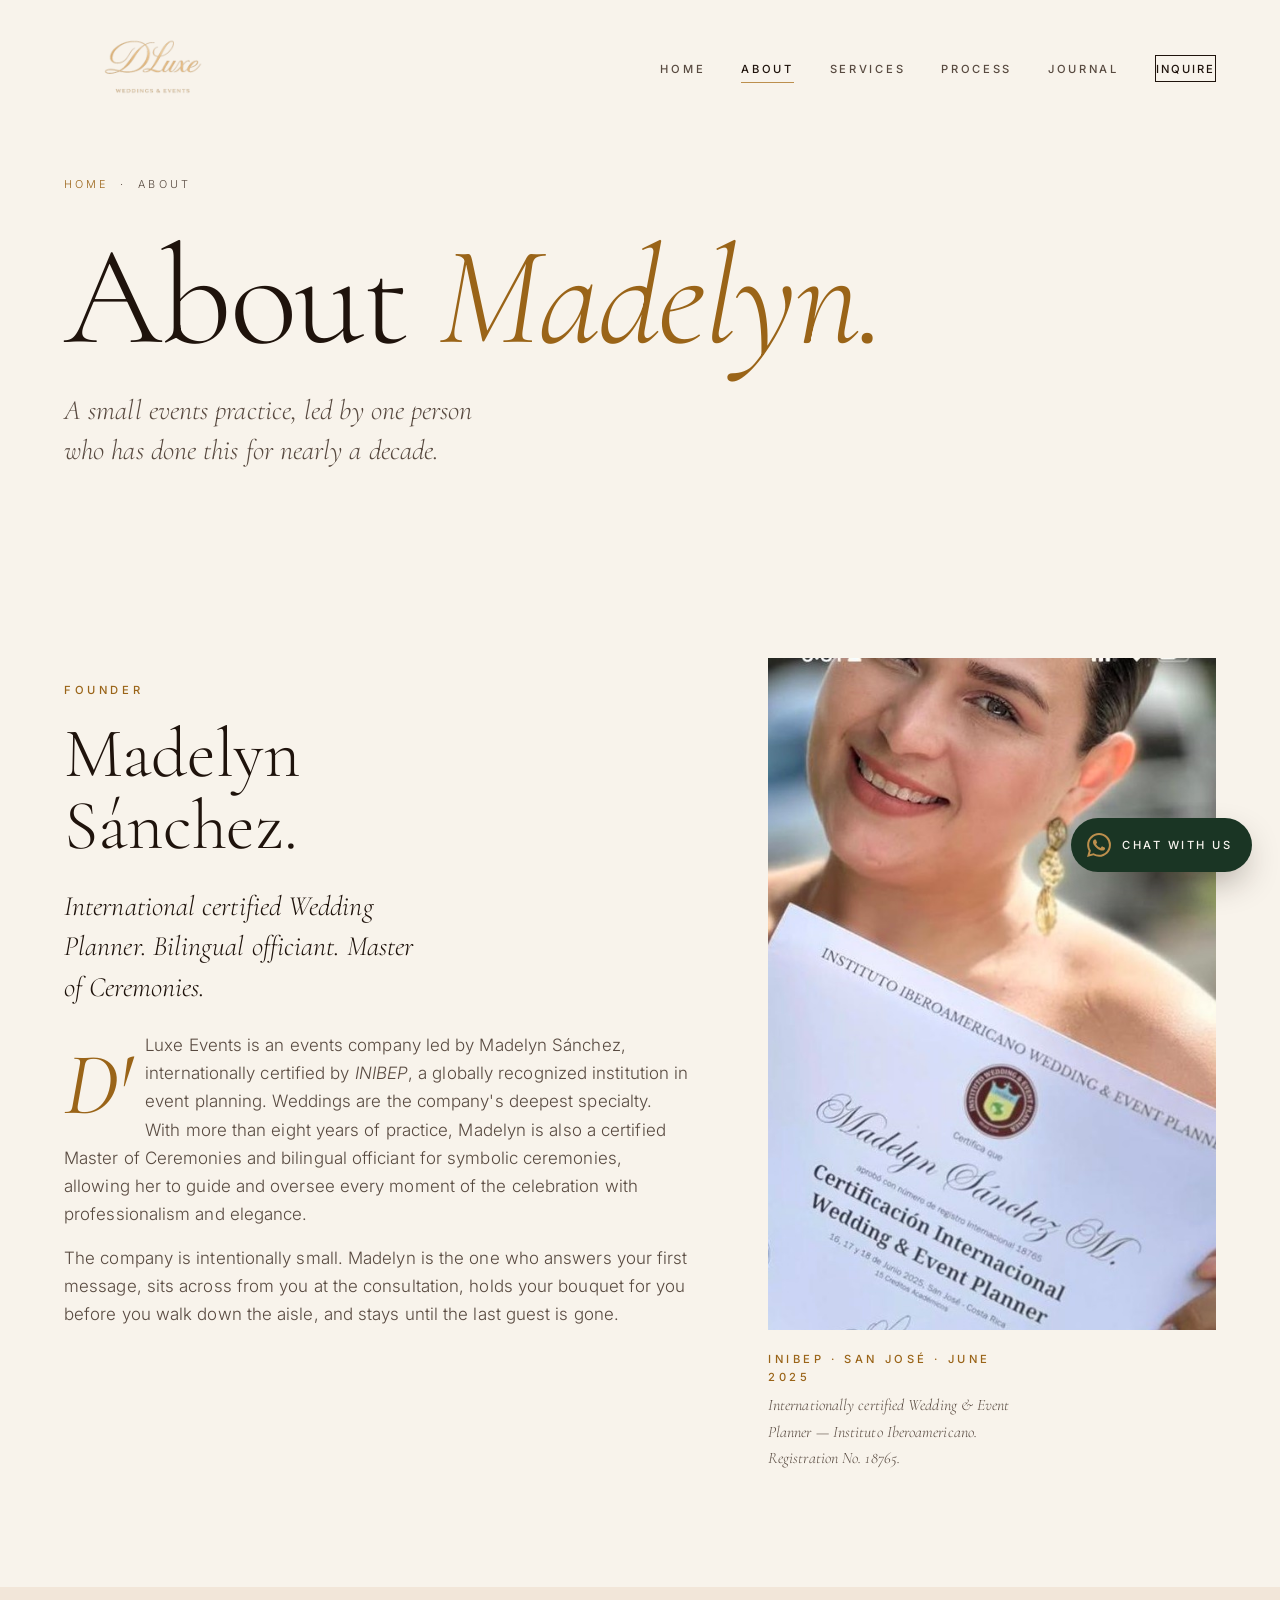
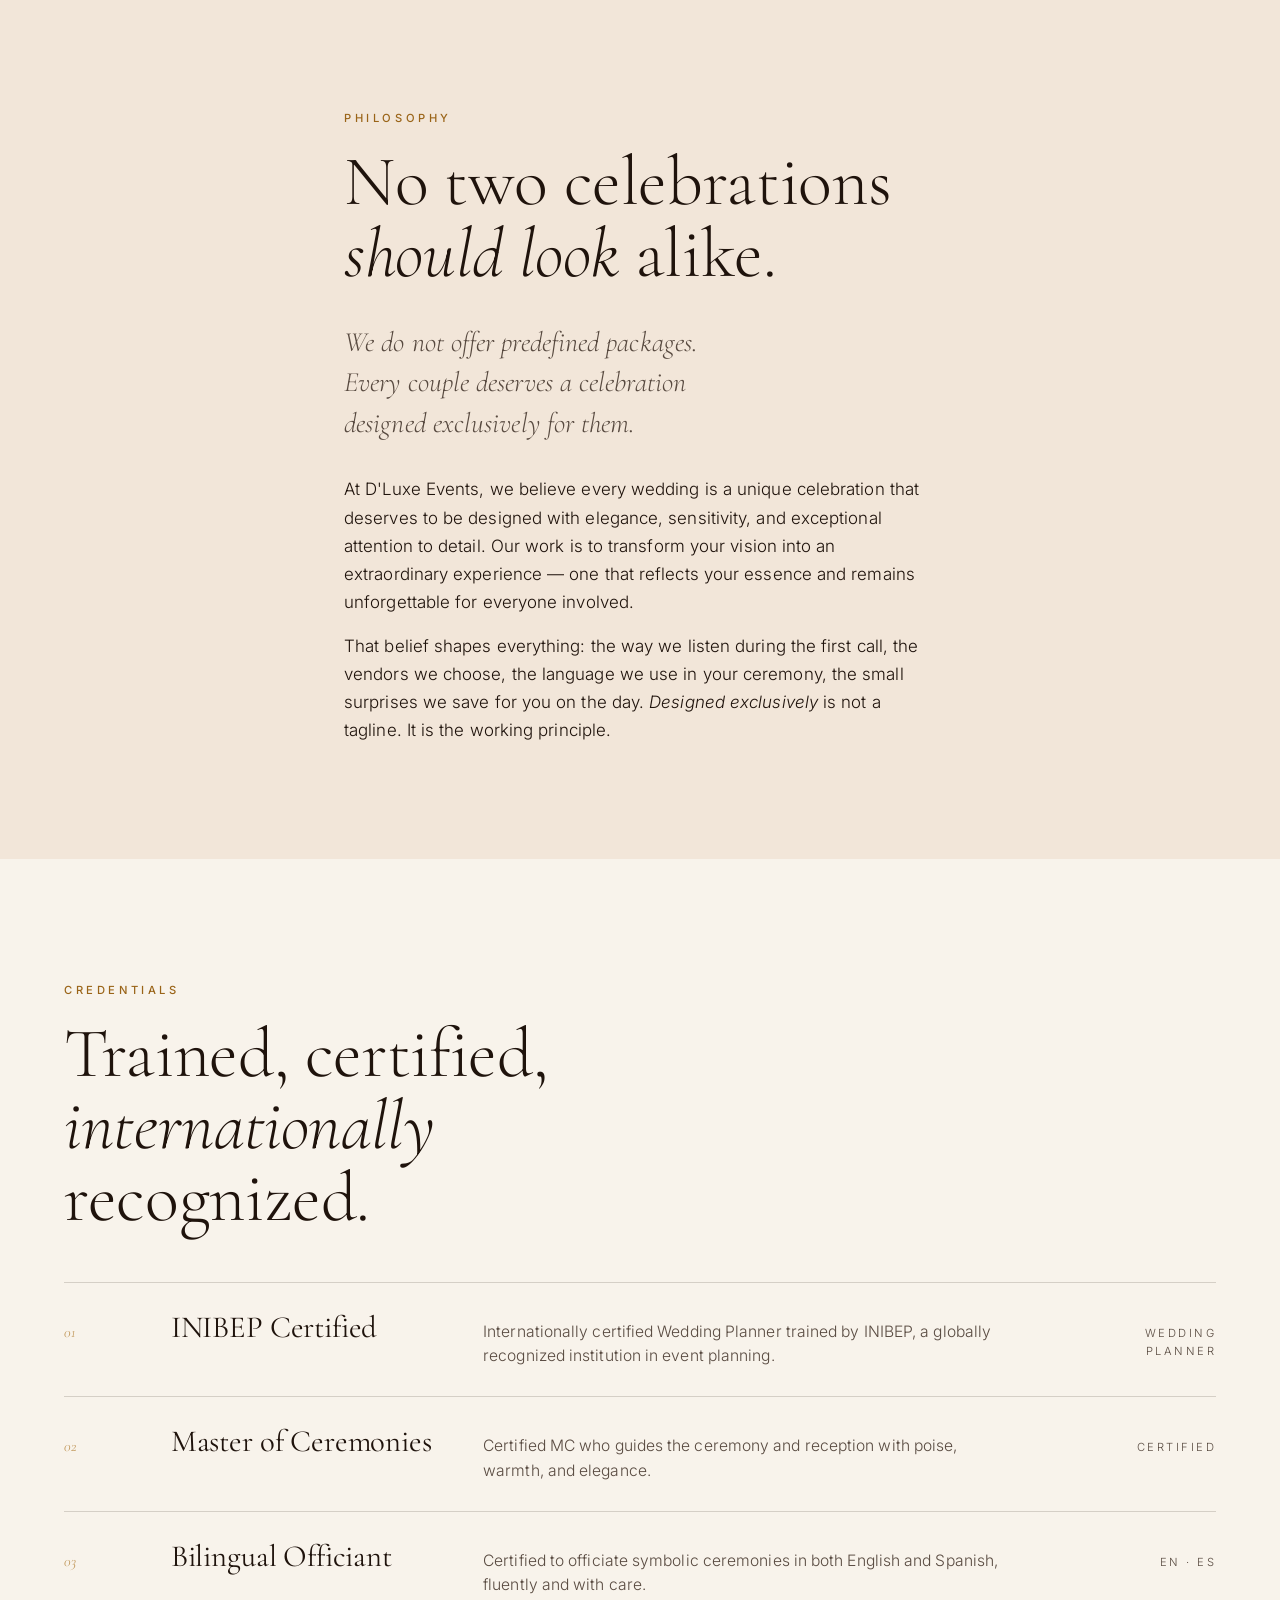
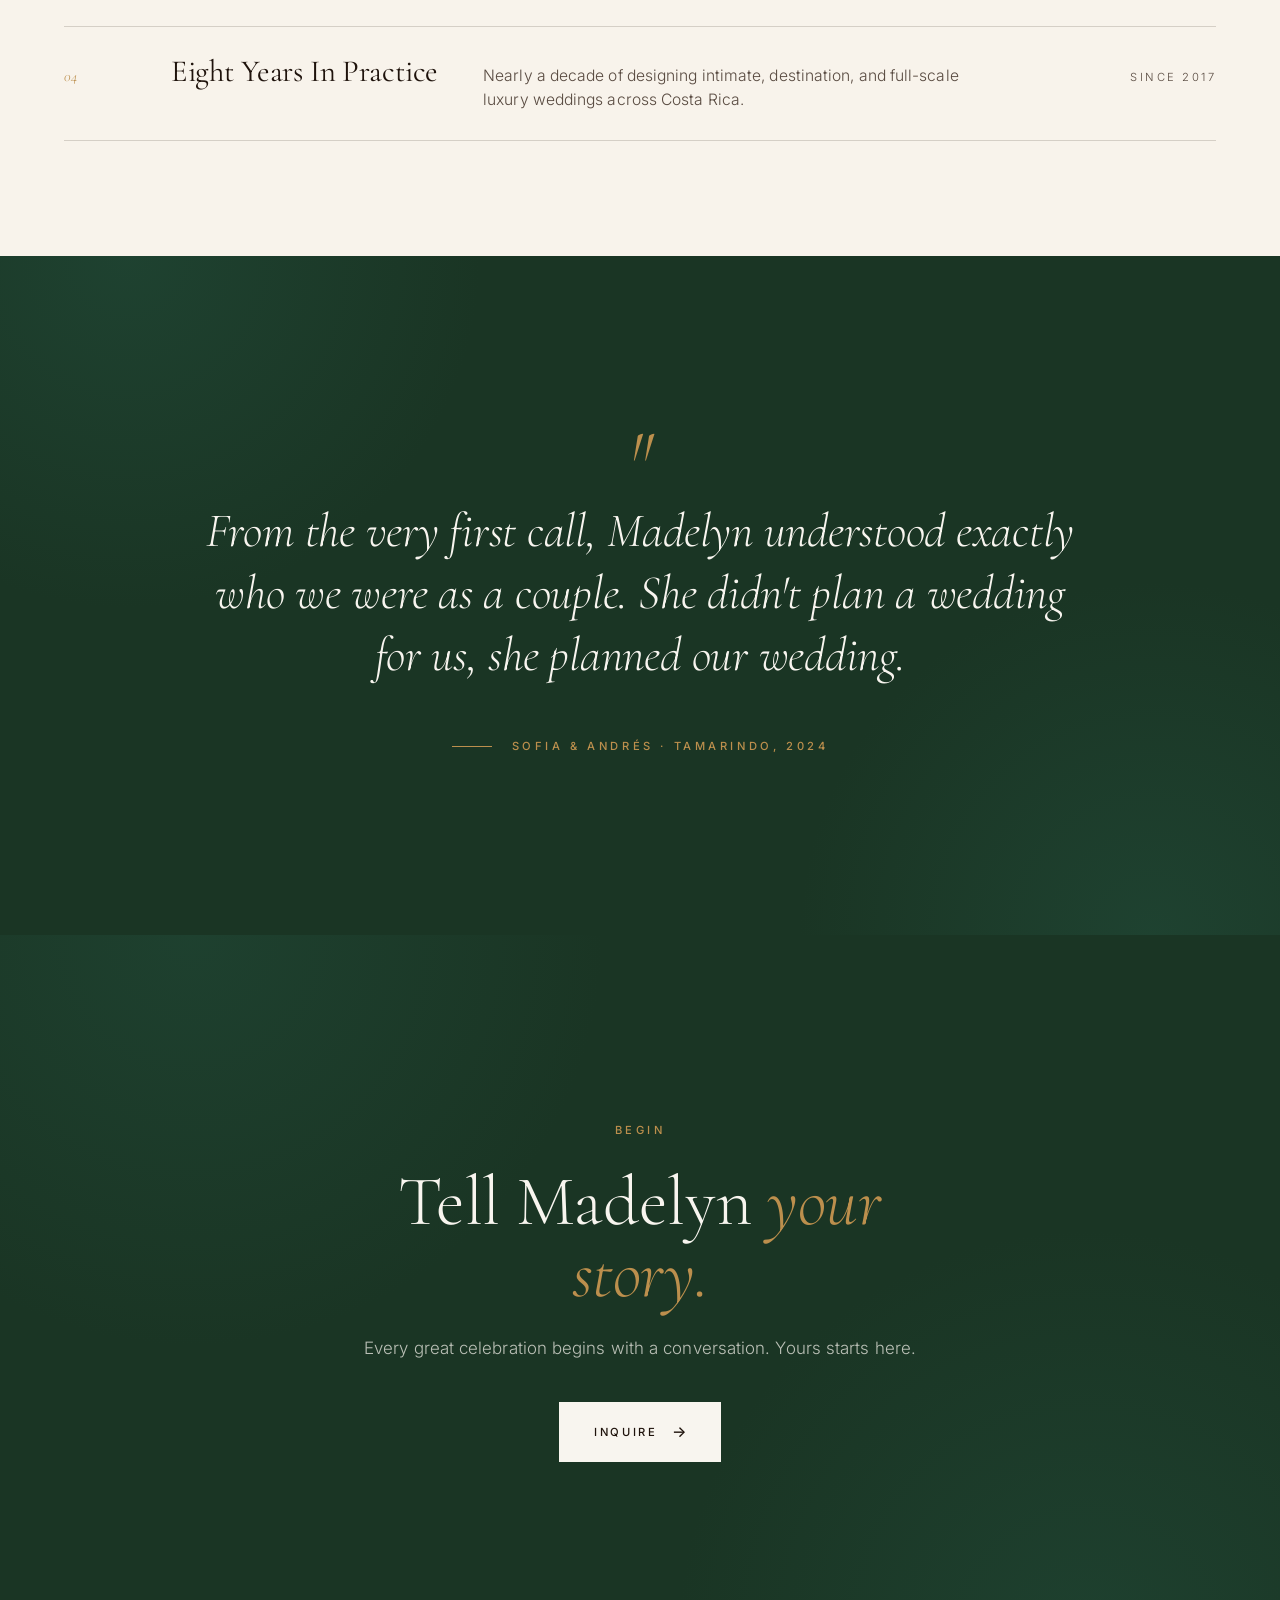
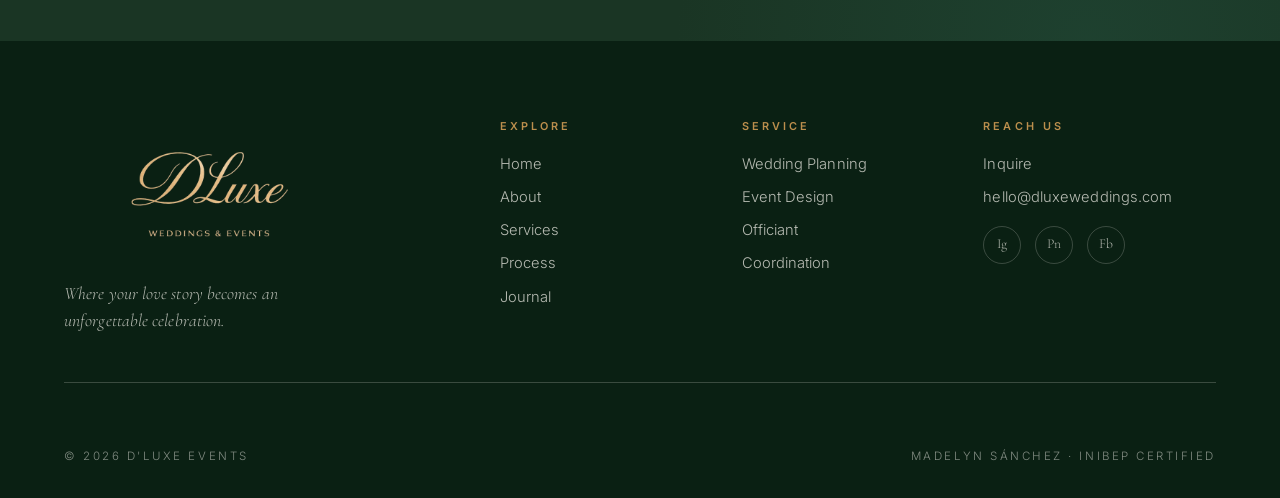
<file: about.html>
<!DOCTYPE html>
<html lang="en">
<head>
<meta charset="UTF-8">
<meta name="viewport" content="width=device-width, initial-scale=1.0">
<title>About Madelyn — D'Luxe Weddings & Events</title>
<meta name="description" content="An events company led by Madelyn Sánchez — internationally certified by INIBEP, bilingual officiant, and Master of Ceremonies with eight years of practice. Specialty: luxury weddings in Costa Rica.">
<link rel="preconnect" href="https://fonts.googleapis.com">
<link rel="preconnect" href="https://fonts.gstatic.com" crossorigin>
<link href="https://fonts.googleapis.com/css2?family=Cormorant+Garamond:ital,wght@0,300;0,400;0,500;1,300;1,400;1,500&family=Inter:wght@300;400;500;600&display=swap" rel="stylesheet">
<link rel="stylesheet" href="assets/css/style.css">
<link rel="icon" type="image/png" href="assets/images/dluxe-icon-transparent.png">
<link rel="apple-touch-icon" href="assets/images/dluxe-icon-transparent.png">

<link rel="canonical" href="https://dluxeweddings.com/about.html">

<meta property="og:type" content="profile">
<meta property="og:site_name" content="D'Luxe Weddings & Events">
<meta property="og:title" content="About Madelyn — D'Luxe Weddings & Events">
<meta property="og:description" content="Madelyn Sánchez leads D'Luxe Events — an events company in Costa Rica with a deep specialty in luxury weddings. Internationally certified by INIBEP. Master of Ceremonies. Bilingual officiant (EN / ES).">
<meta property="og:url" content="https://dluxeweddings.com/about.html">
<meta property="og:image" content="https://dluxeweddings.com/assets/images/Madelyn%20at%20wedding.jpeg">
<meta property="og:locale" content="en_US">
<meta property="profile:first_name" content="Madelyn">
<meta property="profile:last_name" content="Sánchez">

<meta name="twitter:card" content="summary_large_image">
<meta name="twitter:title" content="About Madelyn — D'Luxe Weddings & Events">
<meta name="twitter:description" content="Madelyn Sánchez — INIBEP Certified. Founder of D'Luxe Events. Specialty: luxury weddings in Costa Rica.">
<meta name="twitter:image" content="https://dluxeweddings.com/assets/images/Madelyn%20at%20wedding.jpeg">

<script type="application/ld+json">
{
  "@context": "https://schema.org",
  "@graph": [
    {
      "@type": ["Organization", "ProfessionalService"],
      "@id": "https://dluxeweddings.com/#organization",
      "name": "D'Luxe Weddings & Events",
      "alternateName": "D'Luxe Events",
      "url": "https://dluxeweddings.com/",
      "logo": {"@type": "ImageObject", "url": "https://dluxeweddings.com/assets/images/dluxe-logo-transparent.png"},
      "description": "An events company in Costa Rica led by Madelyn Sánchez, internationally certified by INIBEP. Weddings are the deepest specialty.",
      "email": "hello@dluxeweddings.com",
      "areaServed": {"@type": "Country", "name": "Costa Rica"},
      "knowsLanguage": ["en", "es"],
      "founder": {"@id": "https://dluxeweddings.com/about.html#madelyn"}
    },
    {
      "@type": "WebSite",
      "@id": "https://dluxeweddings.com/#website",
      "url": "https://dluxeweddings.com/",
      "name": "D'Luxe Weddings & Events",
      "publisher": {"@id": "https://dluxeweddings.com/#organization"},
      "inLanguage": "en"
    },
    {
      "@type": "AboutPage",
      "@id": "https://dluxeweddings.com/about.html#webpage",
      "url": "https://dluxeweddings.com/about.html",
      "name": "The Studio — D'Luxe Weddings & Events",
      "isPartOf": {"@id": "https://dluxeweddings.com/#website"},
      "about": {"@id": "https://dluxeweddings.com/about.html#madelyn"},
      "primaryImageOfPage": "https://dluxeweddings.com/assets/images/Madelyn%20at%20wedding.jpeg",
      "inLanguage": "en"
    },
    {
      "@type": "Person",
      "@id": "https://dluxeweddings.com/about.html#madelyn",
      "name": "Madelyn Sánchez",
      "givenName": "Madelyn",
      "familyName": "Sánchez",
      "jobTitle": "Wedding Planner & Certified Officiant",
      "description": "Founder of D'Luxe Events. Internationally certified by INIBEP with more than eight years of practice. Specialty: luxury weddings in Costa Rica. Certified Master of Ceremonies and bilingual officiant for symbolic ceremonies.",
      "url": "https://dluxeweddings.com/about.html",
      "image": "https://dluxeweddings.com/assets/images/madelyn%20v2.jpeg",
      "knowsLanguage": ["en", "es"],
      "worksFor": {"@id": "https://dluxeweddings.com/#organization"},
      "hasCredential": [
        {"@type": "EducationalOccupationalCredential", "credentialCategory": "Certification", "name": "INIBEP International Wedding & Event Planner", "recognizedBy": {"@type": "Organization", "name": "INIBEP — Instituto Iberoamericano"}, "identifier": "18765"},
        {"@type": "EducationalOccupationalCredential", "credentialCategory": "Certification", "name": "Certified Master of Ceremonies"},
        {"@type": "EducationalOccupationalCredential", "credentialCategory": "Certification", "name": "Bilingual Symbolic Ceremony Officiant"}
      ],
      "knowsAbout": ["Wedding Planning", "Event Design", "Destination Weddings", "Costa Rica Weddings", "Symbolic Ceremonies", "Bilingual Officiating", "Floral Design", "Wedding Coordination"]
    }
  ]
}
</script>
</head>
<body>

<nav class="nav">
  <a href="index.html" class="brand" aria-label="D'Luxe Weddings &amp; Events — Home"><img src="assets/images/dluxe-logo-transparent.png" alt="D'Luxe Weddings &amp; Events"></a>
  <button class="nav-toggle" aria-label="Menu"><span></span><span></span><span></span></button>
  <ul class="nav-links">
    <li><a href="index.html">Home</a></li>
    <li><a href="about.html" class="active">About</a></li>
    <li><a href="services.html">Services</a></li>
    <li><a href="process.html">Process</a></li>
    <li><a href="journal/">Journal</a></li>
    <li><a href="contact.html" class="nav-cta">Inquire</a></li>
  </ul>
</nav>

<header class="page-head">
  <div class="wrap">
    <p class="crumb"><a href="index.html">Home</a> &nbsp;·&nbsp; About</p>
    <h1>About <span class="it">Madelyn.</span></h1>
    <p class="lede">A small events practice, led by one person who has done this for nearly a decade.</p>
  </div>
</header>

<!-- Madelyn introduction -->
<section>
  <div class="wrap">
    <div class="editorial flip">
      <div class="editorial-text r">
        <span class="eyebrow">Founder</span>
        <h2>Madelyn Sánchez.</h2>
        <p class="lede">International certified Wedding Planner. Bilingual officiant. Master of Ceremonies.</p>
        <p class="dropcap">D'Luxe Events is an events company led by Madelyn Sánchez, internationally certified by <em>INIBEP</em>, a globally recognized institution in event planning. Weddings are the company's deepest specialty. With more than eight years of practice, Madelyn is also a certified Master of Ceremonies and bilingual officiant for symbolic ceremonies, allowing her to guide and oversee every moment of the celebration with professionalism and elegance.</p>
        <p>The company is intentionally small. Madelyn is the one who answers your first message, sits across from you at the consultation, holds your bouquet for you before you walk down the aisle, and stays until the last guest is gone.</p>
      </div>
      <div class="r d1">
        <div class="editorial-img tall" style="background-image: url('assets/images/madelyn-certification-cropped.jpeg'); background-position: center top;"></div>
        <div class="editorial-caption">
          <span class="eyebrow">INIBEP · San José · June 2025</span>
          Internationally certified Wedding &amp; Event Planner — Instituto Iberoamericano. Registration No. 18765.
        </div>
      </div>
    </div>
  </div>
</section>

<!-- Philosophy -->
<section class="bg-paper-deep">
  <div class="wrap-prose r">
    <span class="eyebrow">Philosophy</span>
    <h2 style="margin-top:1rem; margin-bottom: 2rem;">No two celebrations <span class="it">should look</span> alike.</h2>
    <p class="lede" style="margin-bottom: 2rem;">We do not offer predefined packages. Every couple deserves a celebration designed exclusively for them.</p>
    <p>At D'Luxe Events, we believe every wedding is a unique celebration that deserves to be designed with elegance, sensitivity, and exceptional attention to detail. Our work is to transform your vision into an extraordinary experience — one that reflects your essence and remains unforgettable for everyone involved.</p>
    <p>That belief shapes everything: the way we listen during the first call, the vendors we choose, the language we use in your ceremony, the small surprises we save for you on the day. <em>Designed exclusively</em> is not a tagline. It is the working principle.</p>
  </div>
</section>

<!-- Credentials — editorial, not card grid -->
<section>
  <div class="wrap">
    <div class="r" style="margin-bottom: 3rem;">
      <span class="eyebrow">Credentials</span>
      <h2 style="margin-top:1rem; max-width: 18ch;">Trained, certified, <span class="it">internationally</span> recognized.</h2>
    </div>

    <ul class="service-list r d1">
      <li class="service-row">
        <span class="service-num"></span>
        <span class="service-name">INIBEP Certified</span>
        <span class="service-desc">Internationally certified Wedding Planner trained by INIBEP, a globally recognized institution in event planning.</span>
        <span class="service-meta">Wedding Planner</span>
      </li>
      <li class="service-row">
        <span class="service-num"></span>
        <span class="service-name">Master of Ceremonies</span>
        <span class="service-desc">Certified MC who guides the ceremony and reception with poise, warmth, and elegance.</span>
        <span class="service-meta">Certified</span>
      </li>
      <li class="service-row">
        <span class="service-num"></span>
        <span class="service-name">Bilingual Officiant</span>
        <span class="service-desc">Certified to officiate symbolic ceremonies in both English and Spanish, fluently and with care.</span>
        <span class="service-meta">EN · ES</span>
      </li>
      <li class="service-row">
        <span class="service-num"></span>
        <span class="service-name">Eight Years In Practice</span>
        <span class="service-desc">Nearly a decade of designing intimate, destination, and full-scale luxury weddings across Costa Rica.</span>
        <span class="service-meta">Since 2017</span>
      </li>
    </ul>
  </div>
</section>

<!-- Pull quote -->
<section class="pull">
  <div class="pull-inner r">
    <div class="pull-mark">"</div>
    <p class="pull-quote">From the very first call, Madelyn understood exactly who we were as a couple. She didn't plan a wedding for us, she planned <span class="it">our</span> wedding.</p>
    <span class="pull-attr">Sofia &amp; Andrés · Tamarindo, 2024</span>
  </div>
</section>

<!-- CTA -->
<section class="cta">
  <div class="cta-inner r">
    <span class="eyebrow on-moss">Begin</span>
    <h2 style="margin-top: 1.5rem;">Tell Madelyn <span class="it">your story.</span></h2>
    <p>Every great celebration begins with a conversation. Yours starts here.</p>
    <a href="contact.html" class="btn btn-bone">Inquire</a>
  </div>
</section>

<footer class="foot">
  <div class="wrap">
    <div class="foot-grid">
      <div><div class="foot-mark"><img src="assets/images/dluxe-logo-transparent.png" alt="D'Luxe Weddings &amp; Events"></div><p class="foot-tag">Where your love story becomes an unforgettable celebration.</p></div>
      <div><h4>Explore</h4><ul><li><a href="index.html">Home</a></li><li><a href="about.html">About</a></li><li><a href="services.html">Services</a></li><li><a href="process.html">Process</a></li><li><a href="journal/">Journal</a></li></ul></div>
      <div><h4>Service</h4><ul><li><a href="services.html">Wedding Planning</a></li><li><a href="services.html">Event Design</a></li><li><a href="services.html">Officiant</a></li><li><a href="services.html">Coordination</a></li></ul></div>
      <div><h4>Reach Us</h4><ul><li><a href="contact.html">Inquire</a></li><li><a href="mailto:hello@dluxeweddings.com">hello@dluxeweddings.com</a></li></ul><div class="socials"><a href="#">Ig</a><a href="#">Pn</a><a href="#">Fb</a></div></div>
    </div>
    <div class="foot-bottom"><span>© 2026 D'Luxe Events</span><span>Madelyn Sánchez · INIBEP Certified</span></div>
  </div>
</footer>

<a class="wa-bubble" href="https://wa.me/50664052836?text=Hi%20Madelyn%20%E2%80%94%20we%20found%20D%27Luxe%20and%20would%20love%20to%20talk%20about%20a%20Costa%20Rica%20wedding." target="_blank" rel="noopener" aria-label="Chat with Madelyn on WhatsApp">
  <svg class="wa-bubble-icon" viewBox="0 0 24 24" fill="currentColor" aria-hidden="true"><path d="M17.472 14.382c-.297-.149-1.758-.867-2.03-.967-.273-.099-.471-.148-.67.15-.197.297-.767.966-.94 1.164-.173.199-.347.223-.644.075-.297-.15-1.255-.463-2.39-1.475-.883-.788-1.48-1.761-1.653-2.059-.173-.297-.018-.458.13-.606.134-.133.298-.347.446-.52.149-.174.198-.298.298-.497.099-.198.05-.371-.025-.52-.075-.149-.669-1.612-.916-2.207-.242-.579-.487-.5-.669-.51-.173-.008-.371-.01-.57-.01-.198 0-.52.074-.792.372-.272.297-1.04 1.016-1.04 2.479 0 1.462 1.065 2.875 1.213 3.074.149.198 2.096 3.2 5.077 4.487.709.306 1.262.489 1.694.625.712.227 1.36.195 1.871.118.571-.085 1.758-.719 2.006-1.413.248-.694.248-1.289.173-1.413-.074-.124-.272-.198-.57-.347m-5.421 7.403h-.004a9.87 9.87 0 01-5.031-1.378l-.361-.214-3.741.982.998-3.648-.235-.374a9.86 9.86 0 01-1.51-5.26c.001-5.45 4.436-9.884 9.888-9.884 2.64 0 5.122 1.03 6.988 2.898a9.825 9.825 0 012.893 6.994c-.003 5.45-4.437 9.884-9.885 9.884m8.413-18.297A11.815 11.815 0 0012.05 0C5.495 0 .16 5.335.157 11.892c0 2.096.547 4.142 1.588 5.945L.057 24l6.305-1.654a11.882 11.882 0 005.683 1.448h.005c6.554 0 11.89-5.335 11.893-11.893a11.821 11.821 0 00-3.48-8.413Z"/></svg>
  <span class="wa-bubble-label">Chat with us</span>
</a>

<script src="assets/js/main.js"></script>
</body>
</html>
</file>
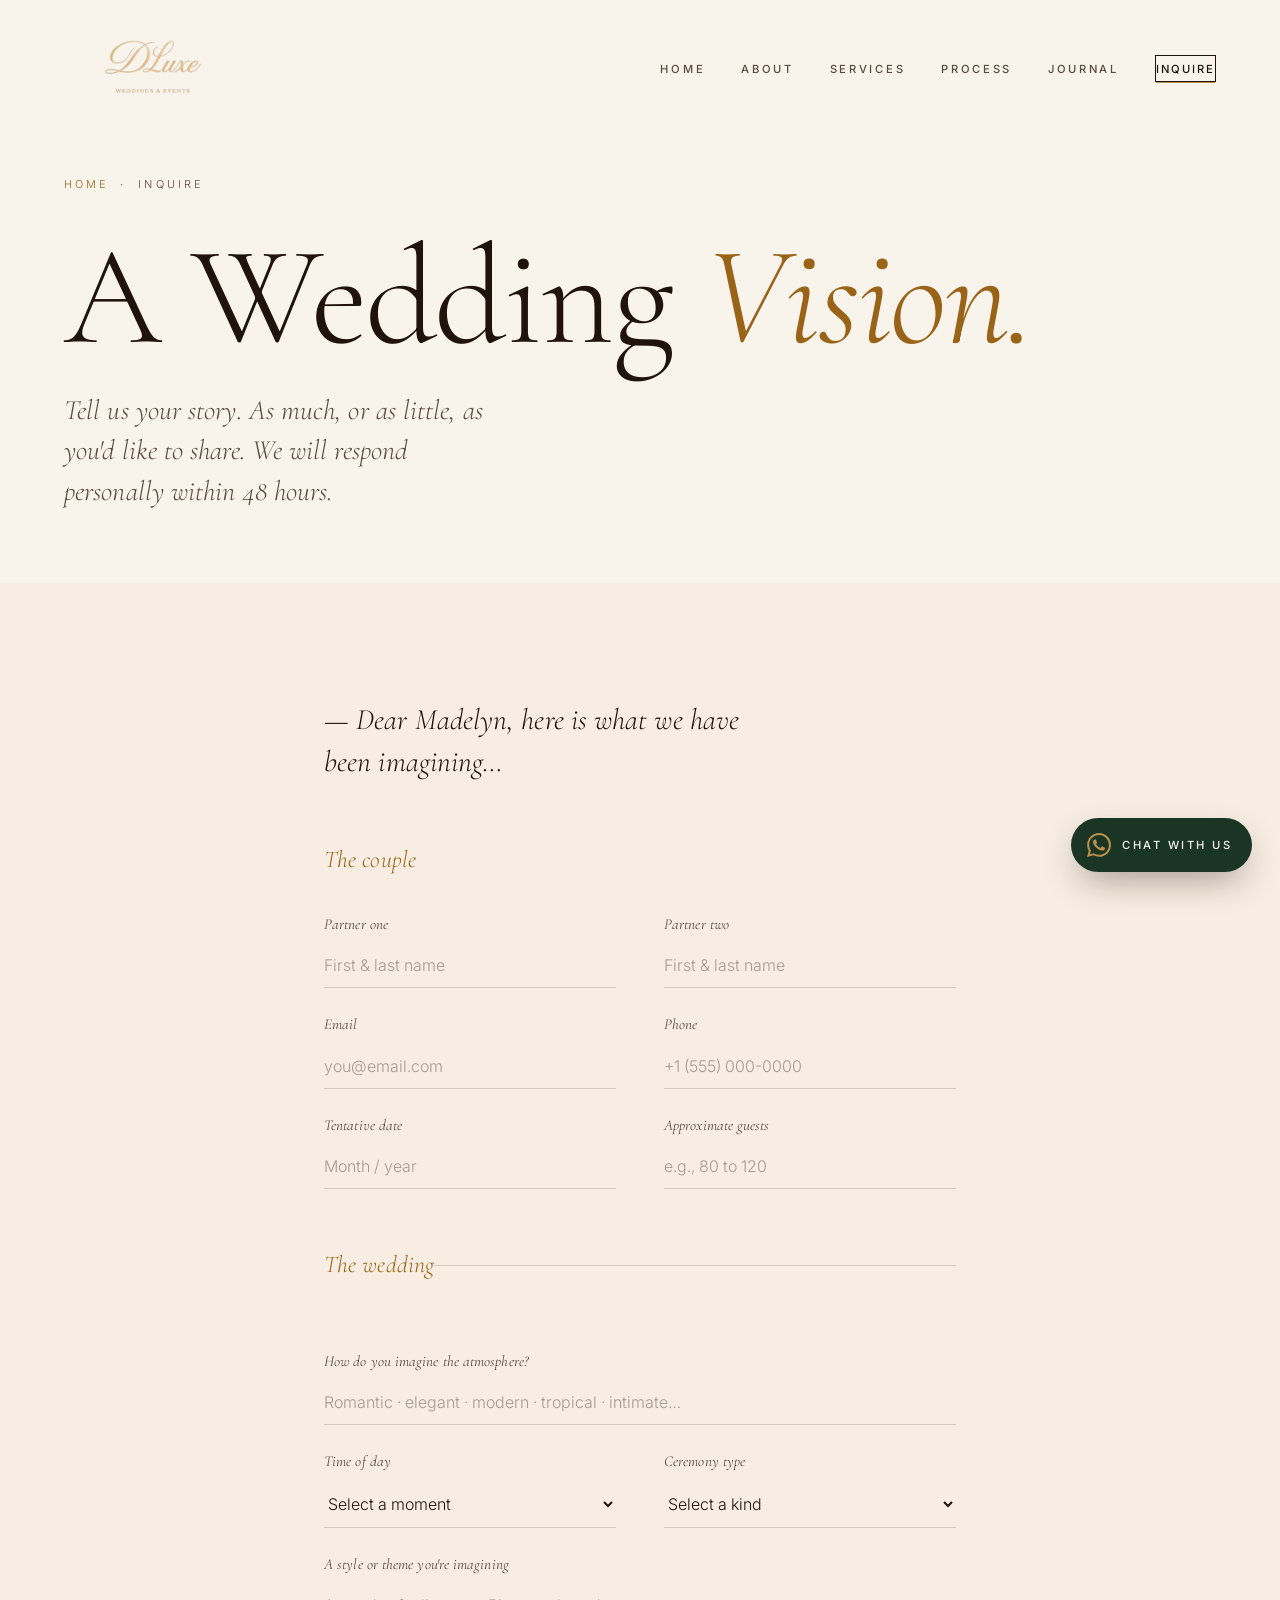
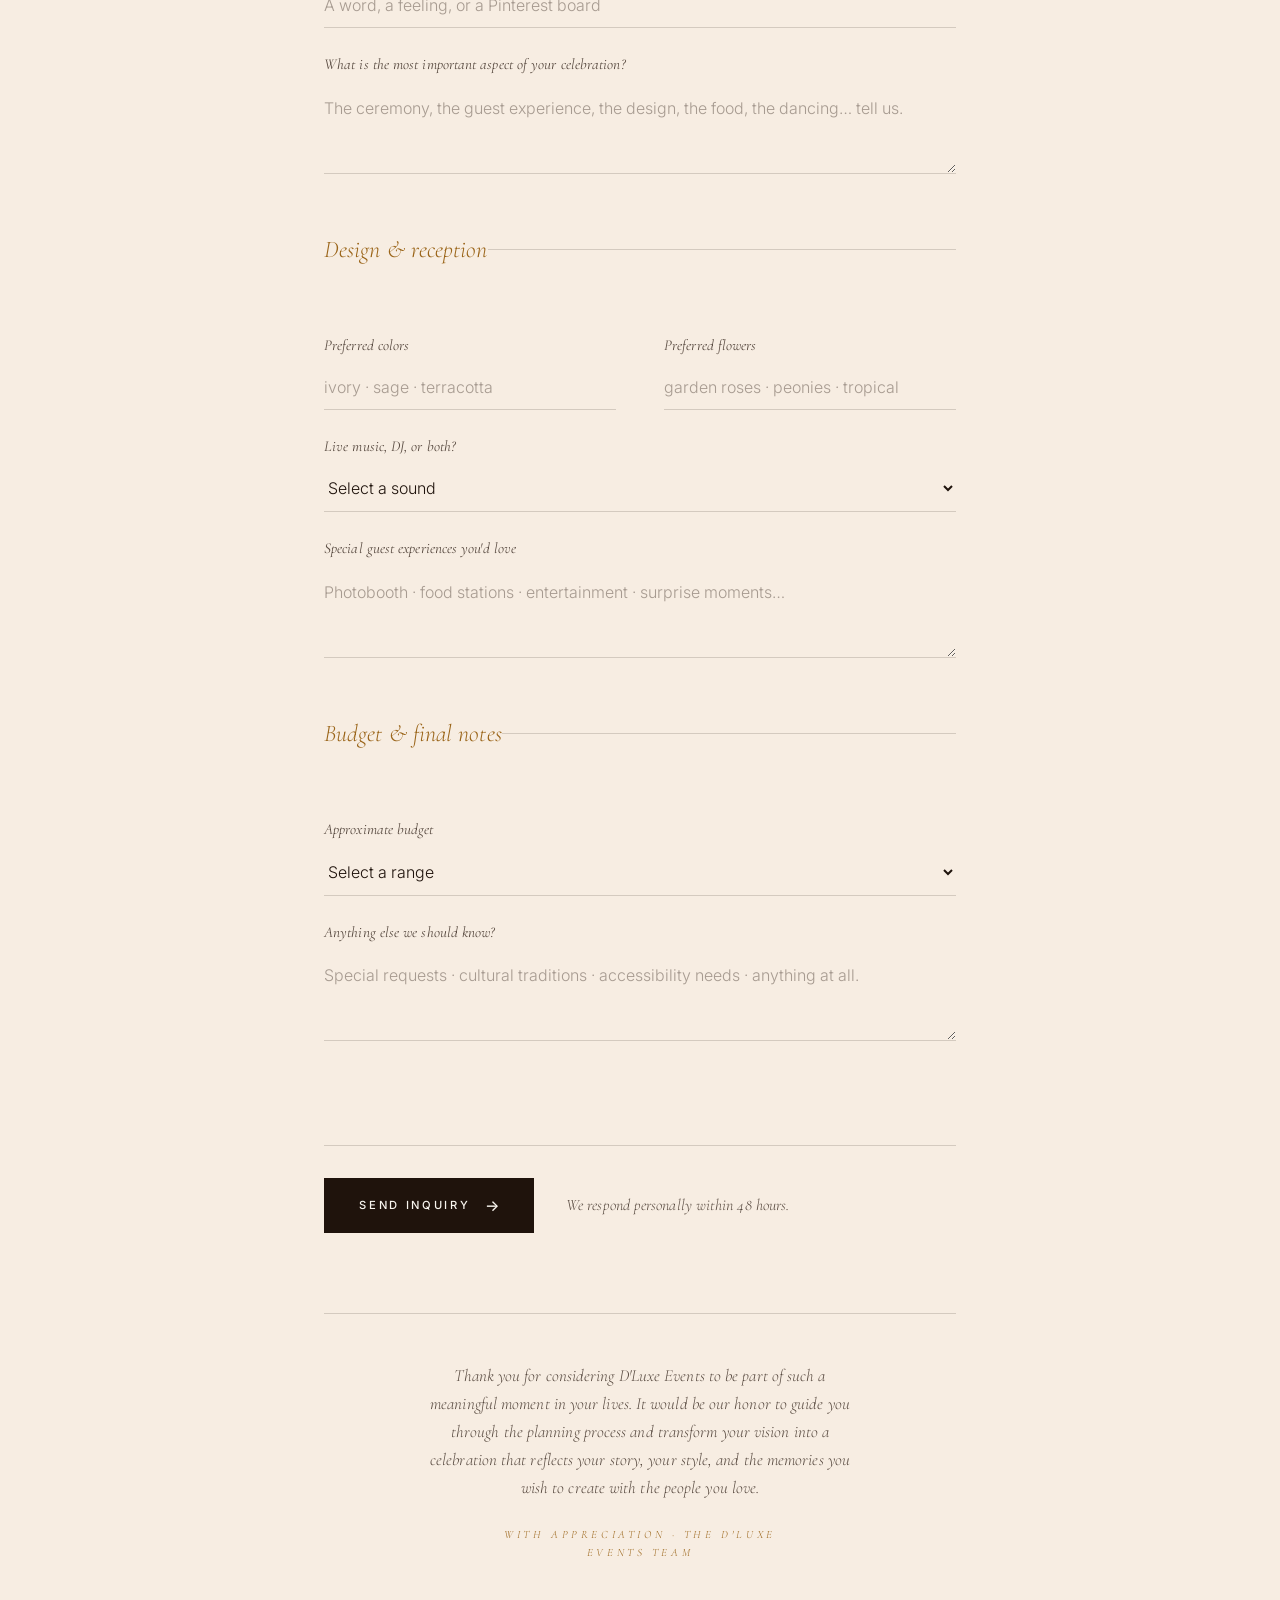
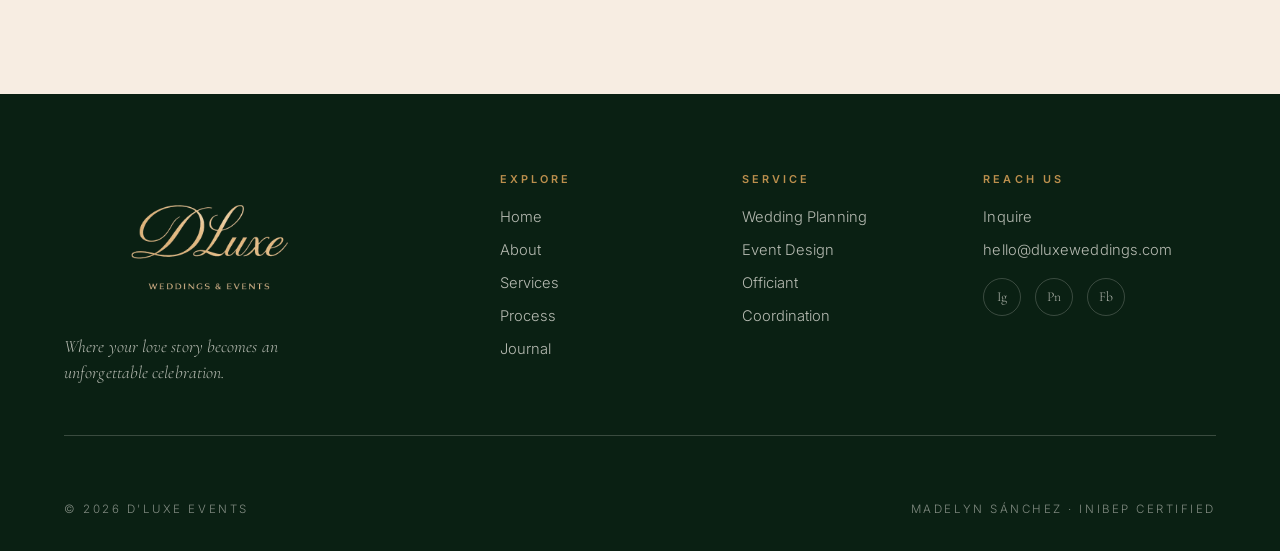
<file: contact.html>
<!DOCTYPE html>
<html lang="en">
<head>
<meta charset="UTF-8">
<meta name="viewport" content="width=device-width, initial-scale=1.0">
<title>Inquire — D'Luxe Weddings & Events</title>
<meta name="description" content="Begin your wedding planning journey. Share your vision and we will respond personally within 48 hours.">
<link rel="preconnect" href="https://fonts.googleapis.com">
<link rel="preconnect" href="https://fonts.gstatic.com" crossorigin>
<link href="https://fonts.googleapis.com/css2?family=Cormorant+Garamond:ital,wght@0,300;0,400;0,500;1,300;1,400;1,500&family=Inter:wght@300;400;500;600&display=swap" rel="stylesheet">
<link rel="stylesheet" href="assets/css/style.css">
<link rel="icon" type="image/png" href="assets/images/dluxe-icon-transparent.png">
<link rel="apple-touch-icon" href="assets/images/dluxe-icon-transparent.png">

<link rel="canonical" href="https://dluxeweddings.com/contact.html">

<meta property="og:type" content="website">
<meta property="og:site_name" content="D'Luxe Weddings & Events">
<meta property="og:title" content="Inquire — D'Luxe Weddings & Events">
<meta property="og:description" content="Begin your wedding planning journey. Share your vision with Madelyn Sánchez and we will respond personally within 48 hours.">
<meta property="og:url" content="https://dluxeweddings.com/contact.html">
<meta property="og:image" content="https://dluxeweddings.com/assets/images/dluxe-editorial-tablescape-portrait.png">
<meta property="og:locale" content="en_US">

<meta name="twitter:card" content="summary_large_image">
<meta name="twitter:title" content="Inquire — D'Luxe Weddings & Events">
<meta name="twitter:description" content="Begin your wedding planning journey. We respond personally within 48 hours.">
<meta name="twitter:image" content="https://dluxeweddings.com/assets/images/dluxe-editorial-tablescape-portrait.png">

<script type="application/ld+json">
{
  "@context": "https://schema.org",
  "@graph": [
    {
      "@type": ["Organization", "ProfessionalService"],
      "@id": "https://dluxeweddings.com/#organization",
      "name": "D'Luxe Weddings & Events",
      "url": "https://dluxeweddings.com/",
      "logo": {"@type": "ImageObject", "url": "https://dluxeweddings.com/assets/images/dluxe-logo-transparent.png"},
      "email": "hello@dluxeweddings.com",
      "areaServed": {"@type": "Country", "name": "Costa Rica"},
      "knowsLanguage": ["en", "es"],
      "contactPoint": [{
        "@type": "ContactPoint",
        "contactType": "customer service",
        "email": "hello@dluxeweddings.com",
        "availableLanguage": ["English", "Spanish"],
        "areaServed": "CR"
      }]
    },
    {
      "@type": "WebSite",
      "@id": "https://dluxeweddings.com/#website",
      "url": "https://dluxeweddings.com/",
      "name": "D'Luxe Weddings & Events",
      "publisher": {"@id": "https://dluxeweddings.com/#organization"}
    },
    {
      "@type": "ContactPage",
      "@id": "https://dluxeweddings.com/contact.html#webpage",
      "url": "https://dluxeweddings.com/contact.html",
      "name": "Inquire — D'Luxe Weddings & Events",
      "description": "Begin your wedding planning journey. Share your vision and we will respond personally within 48 hours.",
      "isPartOf": {"@id": "https://dluxeweddings.com/#website"},
      "about": {"@id": "https://dluxeweddings.com/#organization"},
      "inLanguage": "en"
    }
  ]
}
</script>
</head>
<body>

<nav class="nav">
  <a href="index.html" class="brand" aria-label="D'Luxe Weddings &amp; Events — Home"><img src="assets/images/dluxe-logo-transparent.png" alt="D'Luxe Weddings &amp; Events"></a>
  <button class="nav-toggle" aria-label="Menu"><span></span><span></span><span></span></button>
  <ul class="nav-links">
    <li><a href="index.html">Home</a></li>
    <li><a href="about.html">About</a></li>
    <li><a href="services.html">Services</a></li>
    <li><a href="process.html">Process</a></li>
    <li><a href="journal/">Journal</a></li>
    <li><a href="contact.html" class="nav-cta active">Inquire</a></li>
  </ul>
</nav>

<header class="page-head">
  <div class="wrap">
    <p class="crumb"><a href="index.html">Home</a> &nbsp;·&nbsp; Inquire</p>
    <h1>A Wedding <span class="it">Vision.</span></h1>
    <p class="lede">Tell us your story. As much, or as little, as you'd like to share. We will respond personally within 48 hours.</p>
  </div>
</header>

<section class="bg-paper-warm">
  <div class="letter">
    <p class="open r">— Dear Madelyn, <em>here is what we have been imagining…</em></p>

    <form class="contact-form r d1" novalidate>

      <fieldset class="fset">
        <legend>The couple</legend>
        <div class="frow">
          <div class="field">
            <label for="bride">Partner one</label>
            <input id="bride" name="bride" type="text" placeholder="First &amp; last name" required>
          </div>
          <div class="field">
            <label for="groom">Partner two</label>
            <input id="groom" name="groom" type="text" placeholder="First &amp; last name">
          </div>
        </div>
        <div class="frow">
          <div class="field">
            <label for="email">Email</label>
            <input id="email" name="email" type="email" placeholder="you@email.com" required>
          </div>
          <div class="field">
            <label for="phone">Phone</label>
            <input id="phone" name="phone" type="tel" placeholder="+1 (555) 000-0000">
          </div>
        </div>
        <div class="frow">
          <div class="field">
            <label for="date">Tentative date</label>
            <input id="date" name="date" type="text" placeholder="Month / year">
          </div>
          <div class="field">
            <label for="guests">Approximate guests</label>
            <input id="guests" name="guests" type="text" placeholder="e.g., 80 to 120">
          </div>
        </div>
      </fieldset>

      <fieldset class="fset">
        <legend>The wedding</legend>
        <div class="frow single">
          <div class="field">
            <label for="atmosphere">How do you imagine the atmosphere?</label>
            <input id="atmosphere" name="atmosphere" type="text" placeholder="Romantic · elegant · modern · tropical · intimate…">
          </div>
        </div>
        <div class="frow">
          <div class="field">
            <label for="time">Time of day</label>
            <select id="time" name="time">
              <option value="">Select a moment</option>
              <option>Daytime</option>
              <option>Sunset</option>
              <option>Evening</option>
              <option>Not sure yet</option>
            </select>
          </div>
          <div class="field">
            <label for="ceremony">Ceremony type</label>
            <select id="ceremony" name="ceremony">
              <option value="">Select a kind</option>
              <option>Civil</option>
              <option>Symbolic</option>
              <option>Religious</option>
              <option>Not sure yet</option>
            </select>
          </div>
        </div>
        <div class="frow single">
          <div class="field">
            <label for="theme">A style or theme you're imagining</label>
            <input id="theme" name="theme" type="text" placeholder="A word, a feeling, or a Pinterest board">
          </div>
        </div>
        <div class="frow single">
          <div class="field">
            <label for="important">What is the most important aspect of your celebration?</label>
            <textarea id="important" name="important" placeholder="The ceremony, the guest experience, the design, the food, the dancing… tell us."></textarea>
          </div>
        </div>
      </fieldset>

      <fieldset class="fset">
        <legend>Design &amp; reception</legend>
        <div class="frow">
          <div class="field">
            <label for="colors">Preferred colors</label>
            <input id="colors" name="colors" type="text" placeholder="ivory · sage · terracotta">
          </div>
          <div class="field">
            <label for="flowers">Preferred flowers</label>
            <input id="flowers" name="flowers" type="text" placeholder="garden roses · peonies · tropical">
          </div>
        </div>
        <div class="frow single">
          <div class="field">
            <label for="music">Live music, DJ, or both?</label>
            <select id="music" name="music">
              <option value="">Select a sound</option>
              <option>Live music</option>
              <option>DJ</option>
              <option>Both</option>
              <option>Not sure yet</option>
            </select>
          </div>
        </div>
        <div class="frow single">
          <div class="field">
            <label for="experiences">Special guest experiences you'd love</label>
            <textarea id="experiences" name="experiences" placeholder="Photobooth · food stations · entertainment · surprise moments…"></textarea>
          </div>
        </div>
      </fieldset>

      <fieldset class="fset">
        <legend>Budget &amp; final notes</legend>
        <div class="frow single">
          <div class="field">
            <label for="budget">Approximate budget</label>
            <select id="budget" name="budget">
              <option value="">Select a range</option>
              <option>Under $25,000</option>
              <option>$25,000 to $50,000</option>
              <option>$50,000 to $100,000</option>
              <option>$100,000 to $200,000</option>
              <option>$200,000+</option>
              <option>Prefer to discuss</option>
            </select>
          </div>
        </div>
        <div class="frow single">
          <div class="field">
            <label for="notes">Anything else we should know?</label>
            <textarea id="notes" name="notes" placeholder="Special requests · cultural traditions · accessibility needs · anything at all."></textarea>
          </div>
        </div>
      </fieldset>

      <div class="send">
        <button type="submit" class="btn btn-primary">Send Inquiry</button>
        <span class="note">We respond personally within 48 hours.</span>
      </div>

      <div class="form-success">
        <h3>Thank you.</h3>
        <p>Your note is on its way to Madelyn. You will hear back personally within 48 hours.</p>
      </div>
    </form>

    <div class="signoff">
      <p>Thank you for considering D'Luxe Events to be part of such a meaningful moment in your lives. It would be our honor to guide you through the planning process and transform your vision into a celebration that reflects your story, your style, and the memories you wish to create with the people you love.</p>
      <p class="sig">With appreciation · The D'Luxe Events Team</p>
    </div>
  </div>
</section>

<footer class="foot">
  <div class="wrap">
    <div class="foot-grid">
      <div><div class="foot-mark"><img src="assets/images/dluxe-logo-transparent.png" alt="D'Luxe Weddings &amp; Events"></div><p class="foot-tag">Where your love story becomes an unforgettable celebration.</p></div>
      <div><h4>Explore</h4><ul><li><a href="index.html">Home</a></li><li><a href="about.html">About</a></li><li><a href="services.html">Services</a></li><li><a href="process.html">Process</a></li><li><a href="journal/">Journal</a></li></ul></div>
      <div><h4>Service</h4><ul><li><a href="services.html">Wedding Planning</a></li><li><a href="services.html">Event Design</a></li><li><a href="services.html">Officiant</a></li><li><a href="services.html">Coordination</a></li></ul></div>
      <div><h4>Reach Us</h4><ul><li><a href="contact.html">Inquire</a></li><li><a href="mailto:hello@dluxeweddings.com">hello@dluxeweddings.com</a></li></ul><div class="socials"><a href="#">Ig</a><a href="#">Pn</a><a href="#">Fb</a></div></div>
    </div>
    <div class="foot-bottom"><span>© 2026 D'Luxe Events</span><span>Madelyn Sánchez · INIBEP Certified</span></div>
  </div>
</footer>

<a class="wa-bubble" href="https://wa.me/50664052836?text=Hi%20Madelyn%20%E2%80%94%20we%20found%20D%27Luxe%20and%20would%20love%20to%20talk%20about%20a%20Costa%20Rica%20wedding." target="_blank" rel="noopener" aria-label="Chat with Madelyn on WhatsApp">
  <svg class="wa-bubble-icon" viewBox="0 0 24 24" fill="currentColor" aria-hidden="true"><path d="M17.472 14.382c-.297-.149-1.758-.867-2.03-.967-.273-.099-.471-.148-.67.15-.197.297-.767.966-.94 1.164-.173.199-.347.223-.644.075-.297-.15-1.255-.463-2.39-1.475-.883-.788-1.48-1.761-1.653-2.059-.173-.297-.018-.458.13-.606.134-.133.298-.347.446-.52.149-.174.198-.298.298-.497.099-.198.05-.371-.025-.52-.075-.149-.669-1.612-.916-2.207-.242-.579-.487-.5-.669-.51-.173-.008-.371-.01-.57-.01-.198 0-.52.074-.792.372-.272.297-1.04 1.016-1.04 2.479 0 1.462 1.065 2.875 1.213 3.074.149.198 2.096 3.2 5.077 4.487.709.306 1.262.489 1.694.625.712.227 1.36.195 1.871.118.571-.085 1.758-.719 2.006-1.413.248-.694.248-1.289.173-1.413-.074-.124-.272-.198-.57-.347m-5.421 7.403h-.004a9.87 9.87 0 01-5.031-1.378l-.361-.214-3.741.982.998-3.648-.235-.374a9.86 9.86 0 01-1.51-5.26c.001-5.45 4.436-9.884 9.888-9.884 2.64 0 5.122 1.03 6.988 2.898a9.825 9.825 0 012.893 6.994c-.003 5.45-4.437 9.884-9.885 9.884m8.413-18.297A11.815 11.815 0 0012.05 0C5.495 0 .16 5.335.157 11.892c0 2.096.547 4.142 1.588 5.945L.057 24l6.305-1.654a11.882 11.882 0 005.683 1.448h.005c6.554 0 11.89-5.335 11.893-11.893a11.821 11.821 0 00-3.48-8.413Z"/></svg>
  <span class="wa-bubble-label">Chat with us</span>
</a>

<script src="assets/js/main.js"></script>
</body>
</html>
</file>
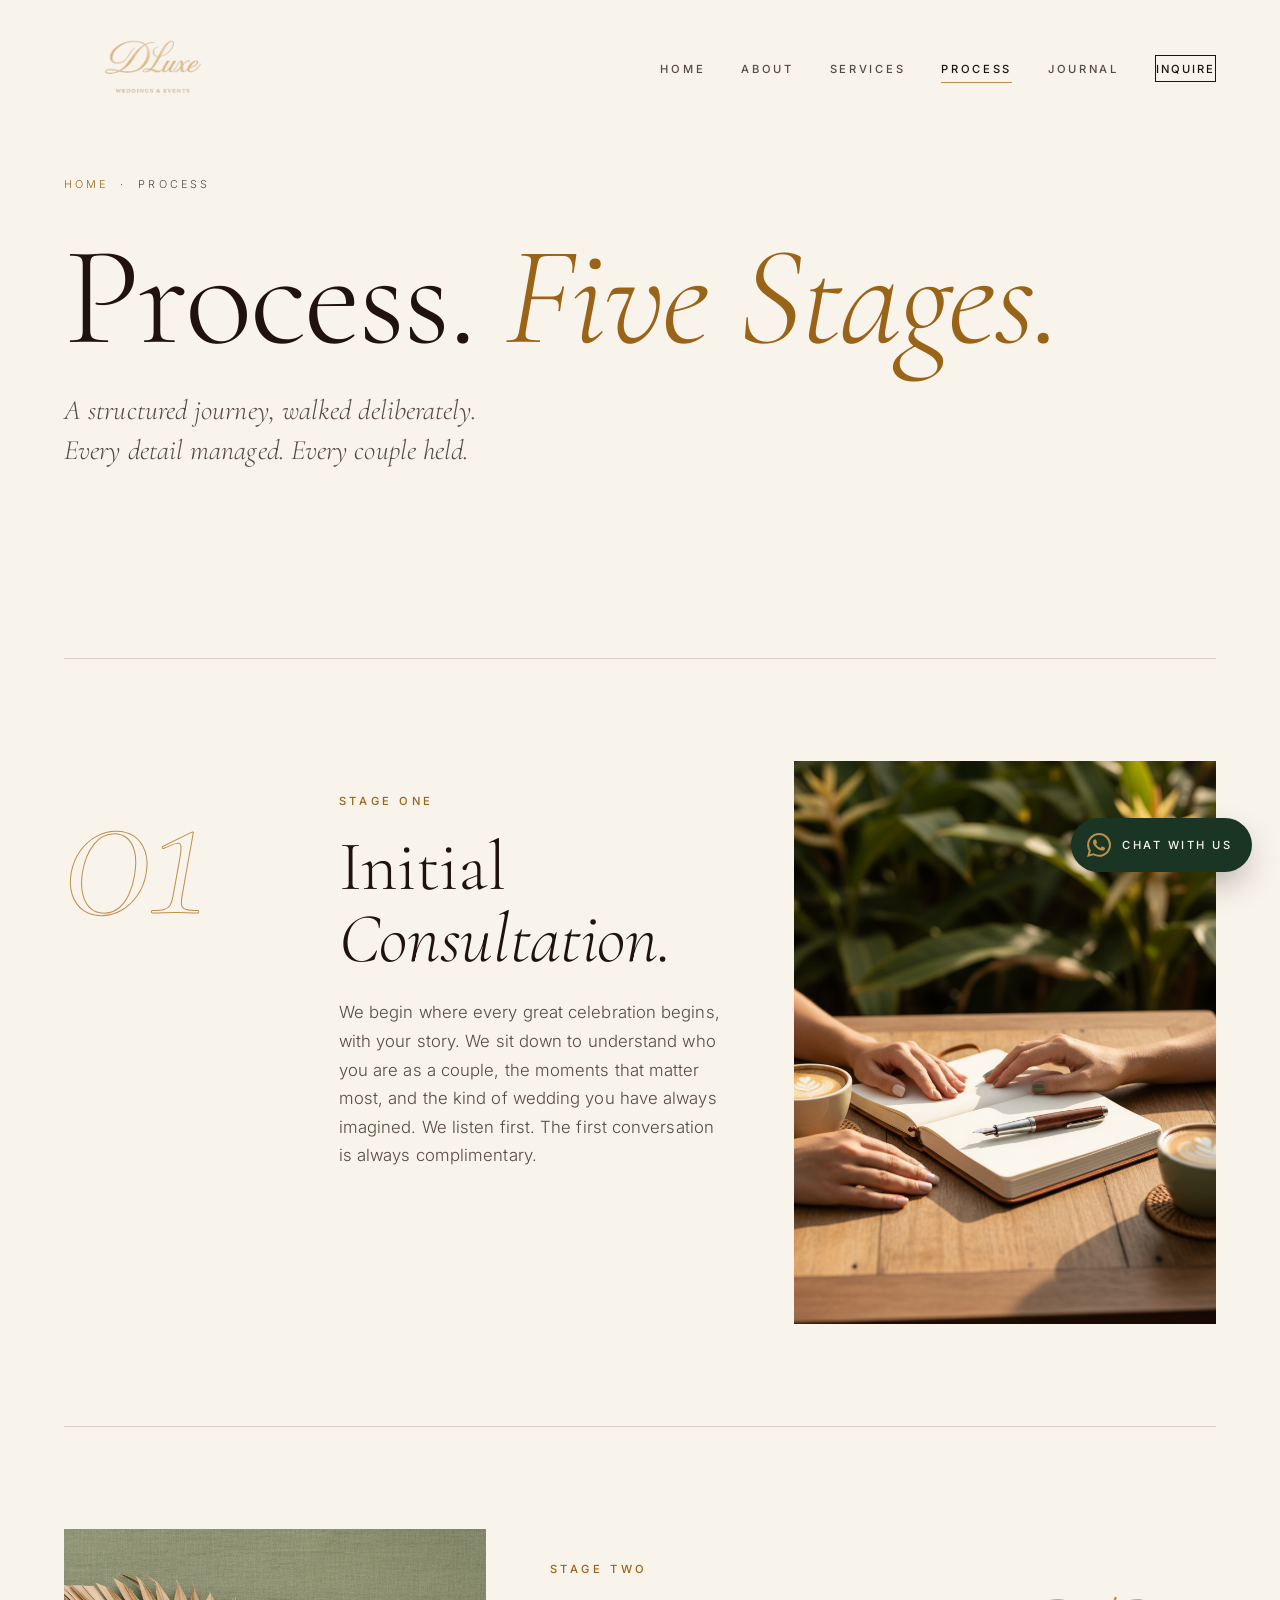
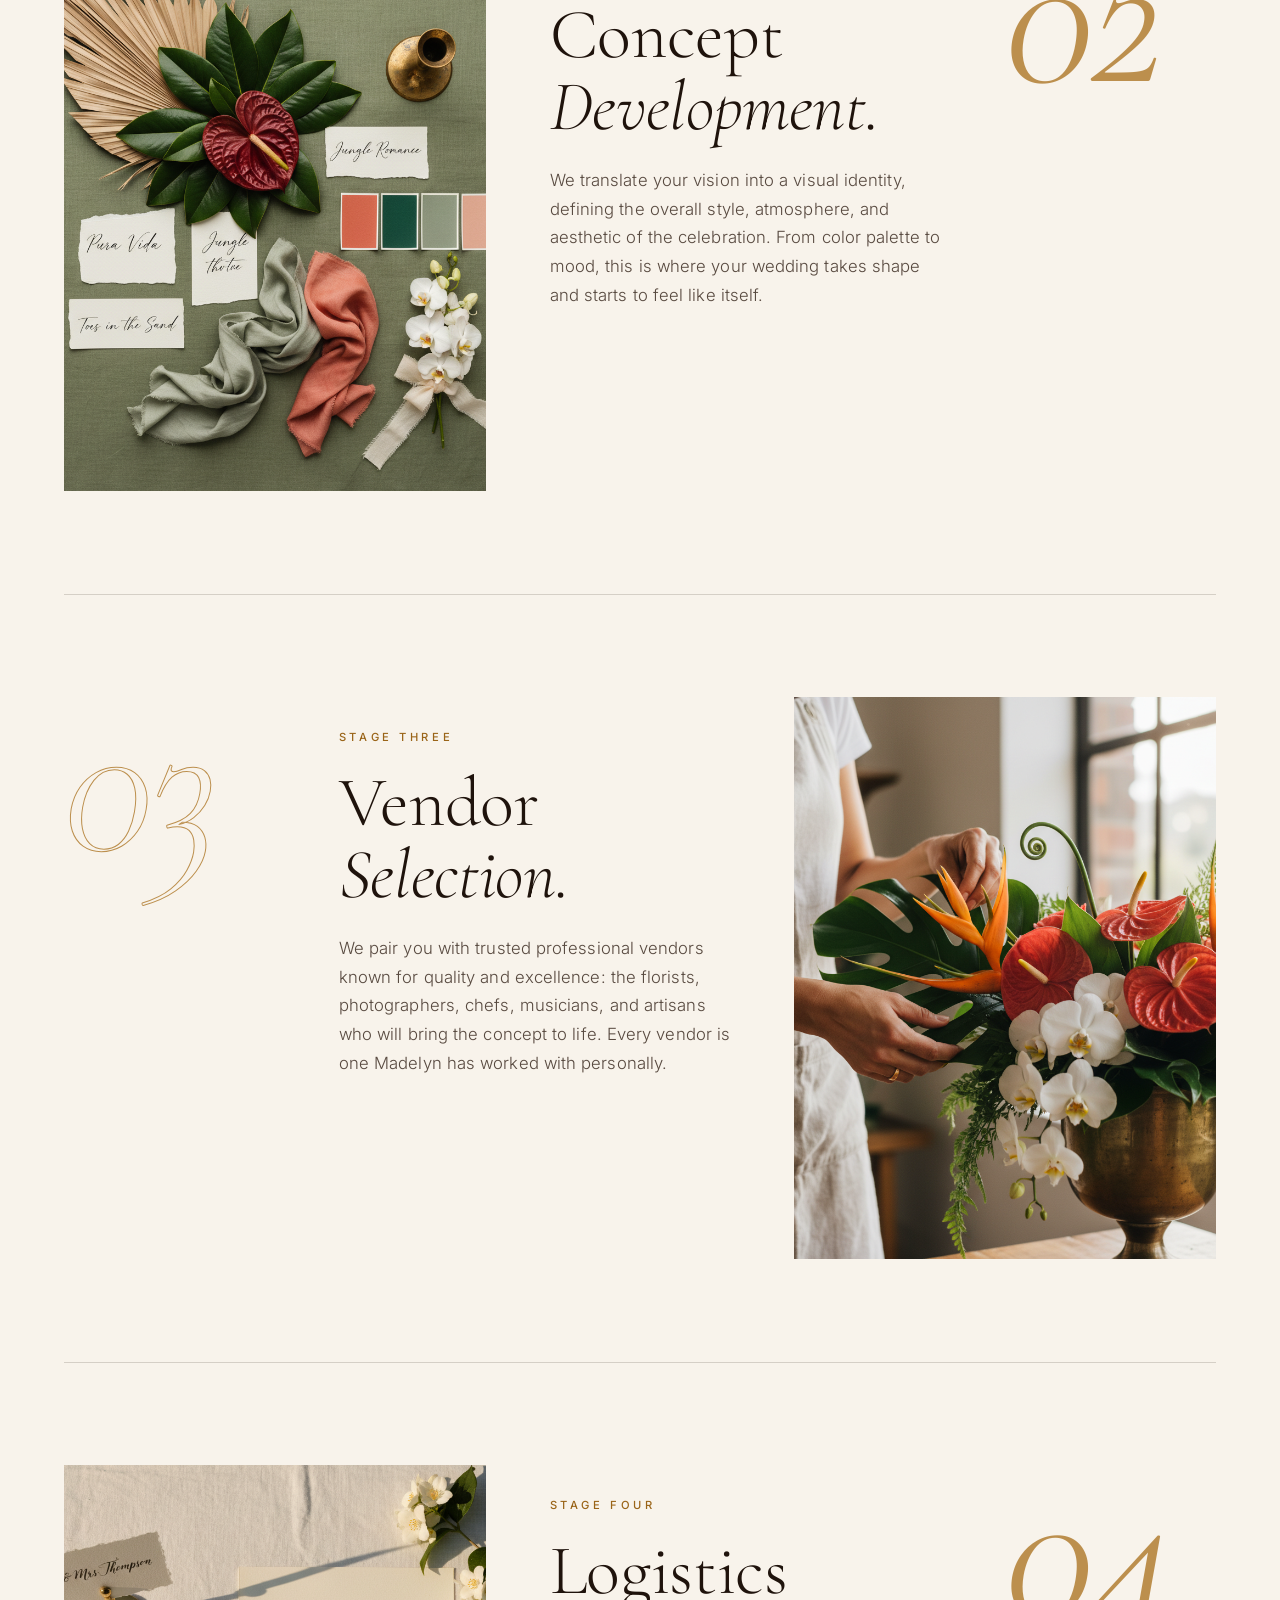
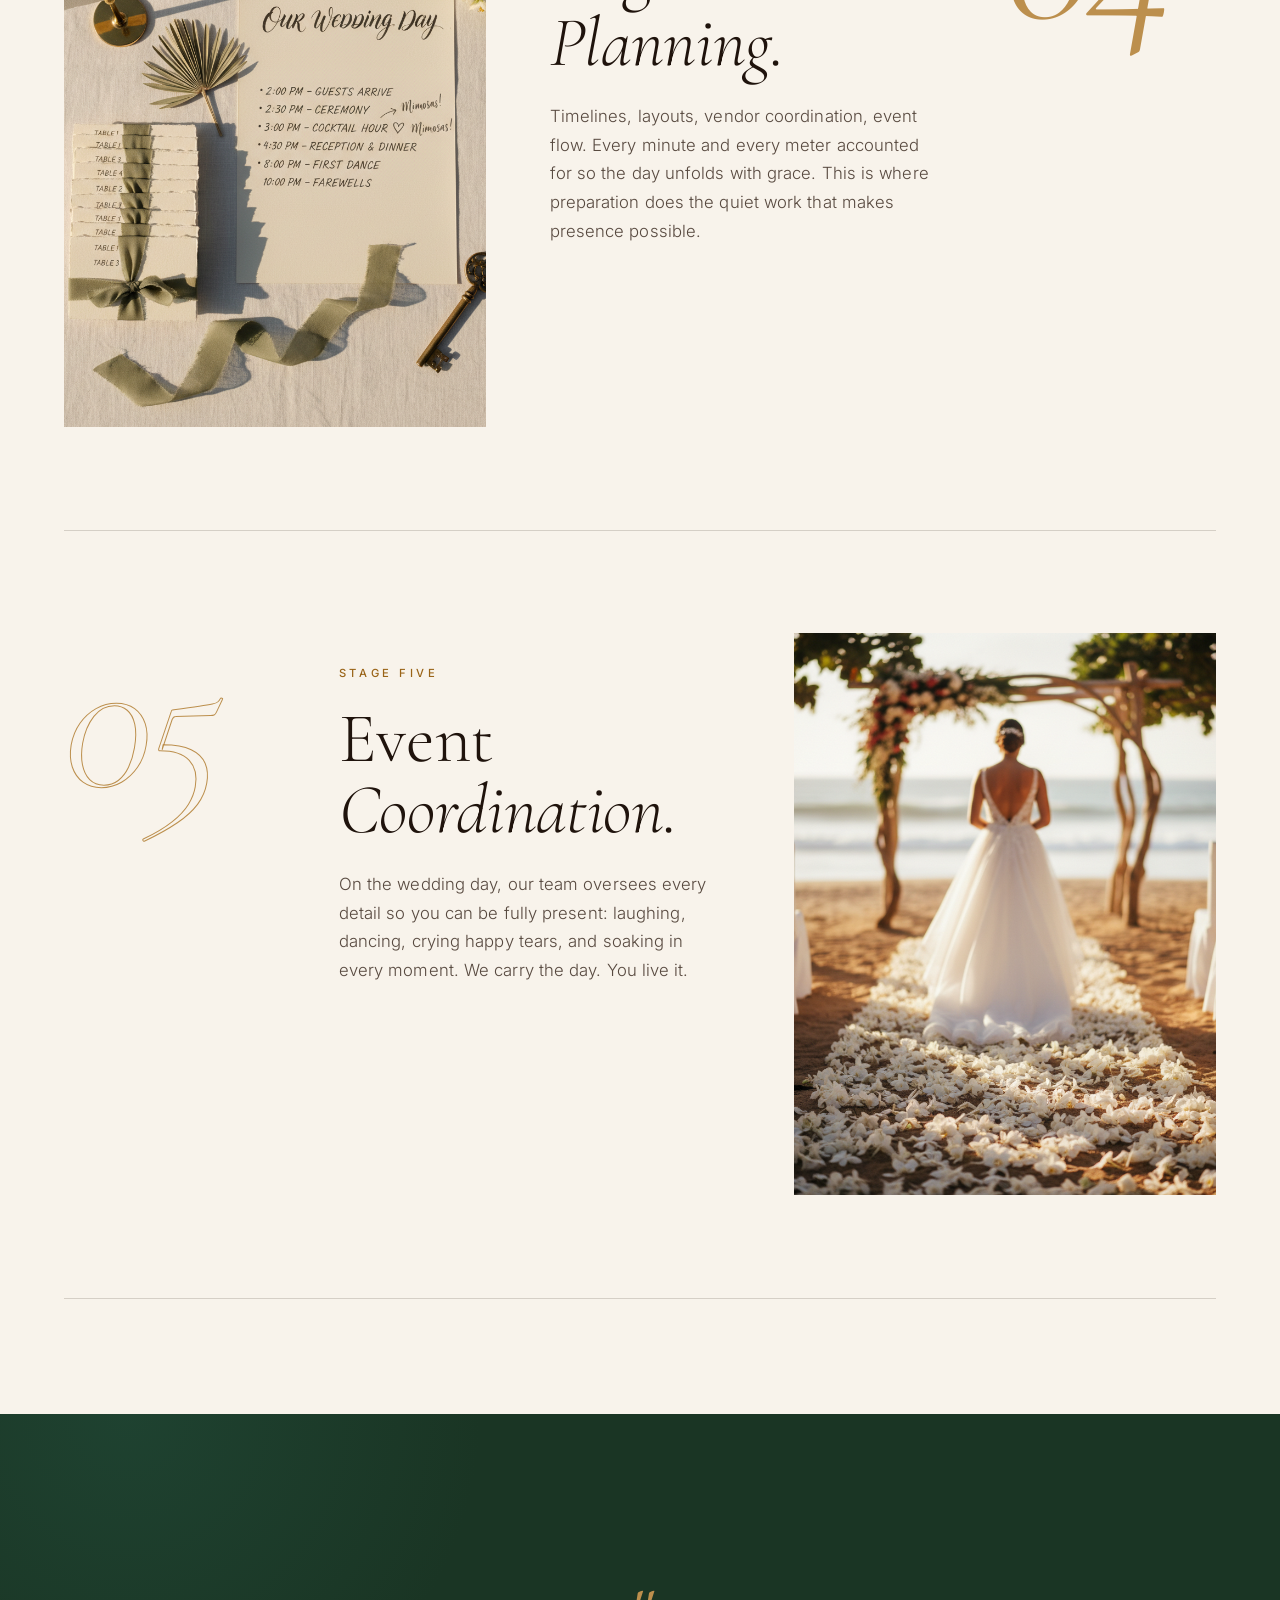
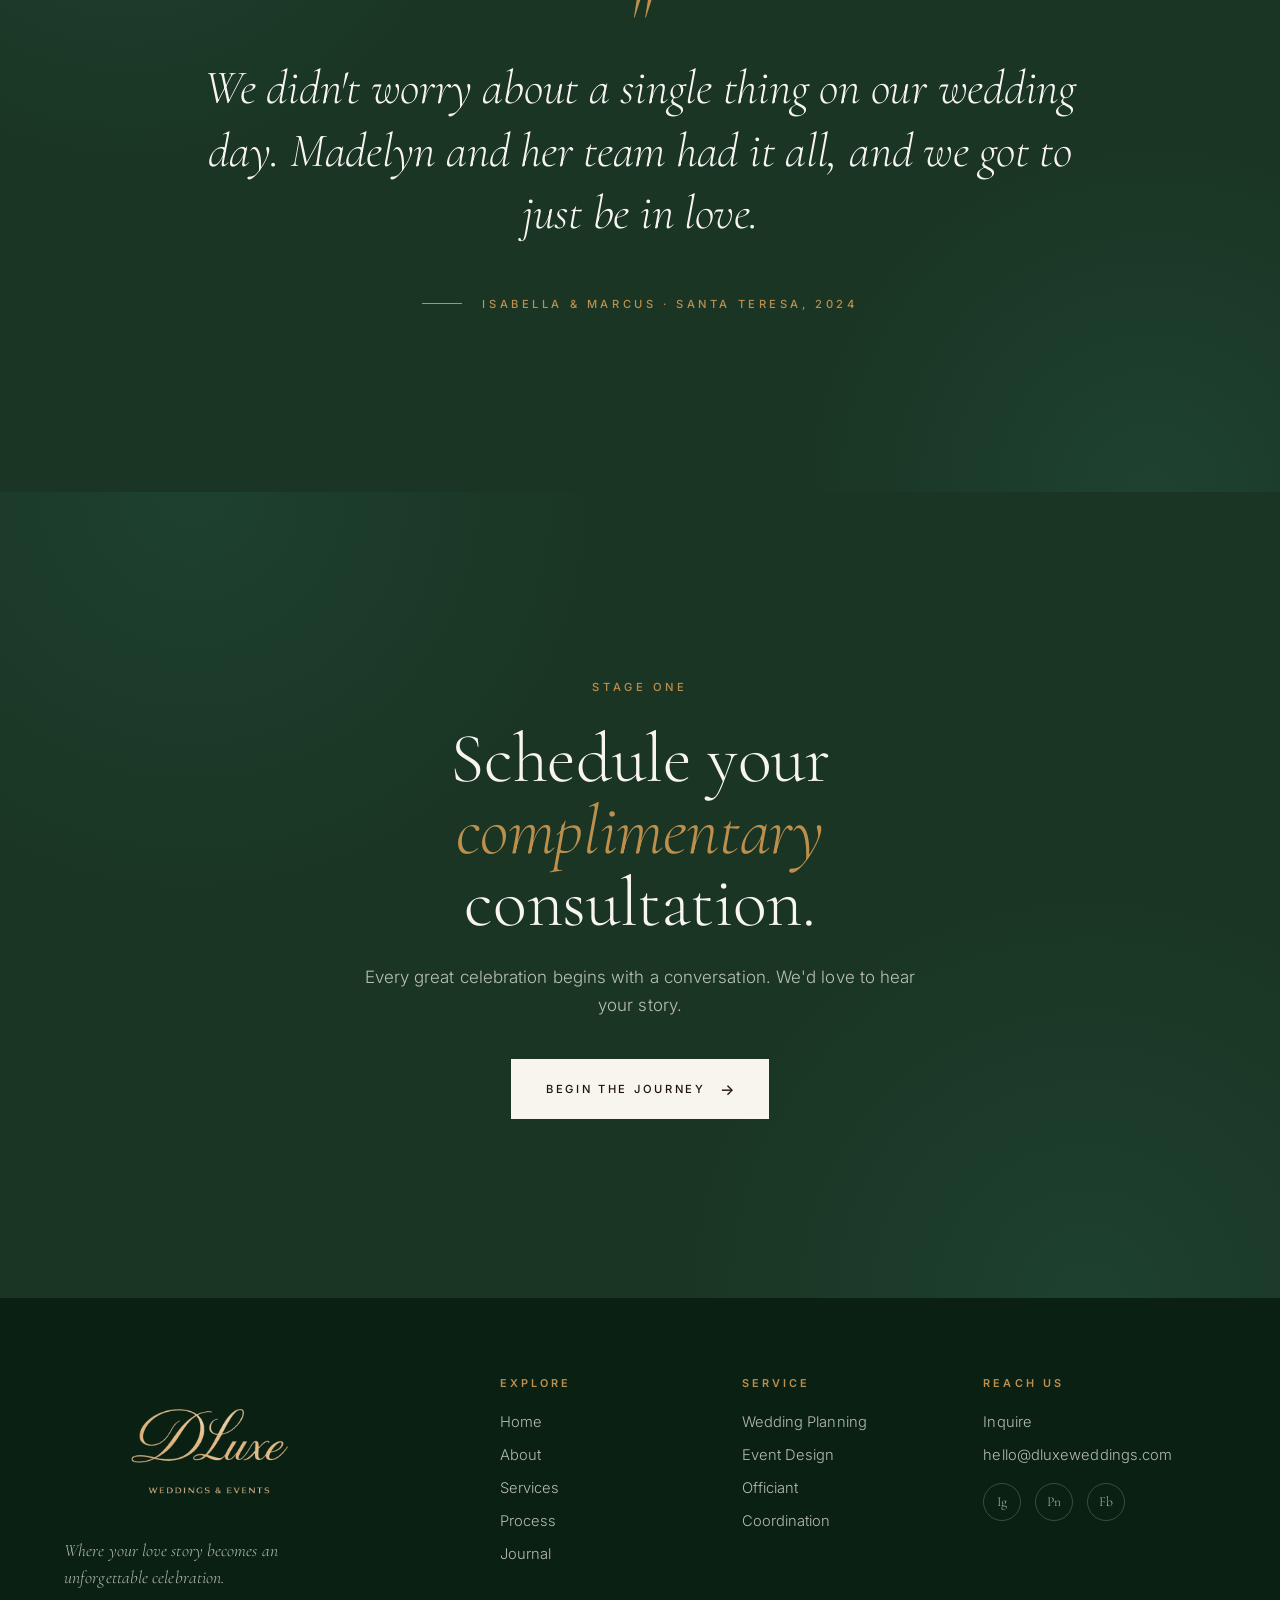
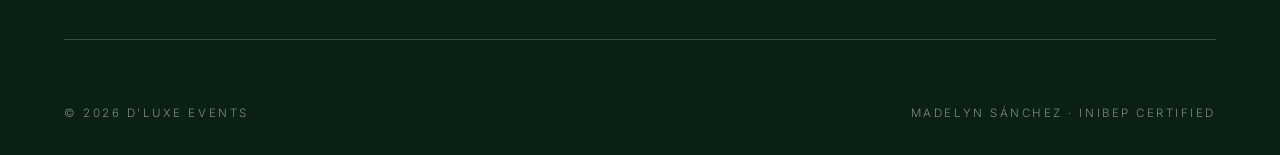
<file: process.html>
<!DOCTYPE html>
<html lang="en">
<head>
<meta charset="UTF-8">
<meta name="viewport" content="width=device-width, initial-scale=1.0">
<title>Process — D'Luxe Weddings & Events</title>
<meta name="description" content="A structured five-stage wedding planning journey from D'Luxe Events, from initial consultation to flawless wedding-day coordination. Every couple held.">
<link rel="preconnect" href="https://fonts.googleapis.com">
<link rel="preconnect" href="https://fonts.gstatic.com" crossorigin>
<link href="https://fonts.googleapis.com/css2?family=Cormorant+Garamond:ital,wght@0,300;0,400;0,500;1,300;1,400;1,500&family=Inter:wght@300;400;500;600&display=swap" rel="stylesheet">
<link rel="stylesheet" href="assets/css/style.css">
<link rel="icon" type="image/png" href="assets/images/dluxe-icon-transparent.png">
<link rel="apple-touch-icon" href="assets/images/dluxe-icon-transparent.png">

<link rel="canonical" href="https://dluxeweddings.com/process.html">

<meta property="og:type" content="website">
<meta property="og:site_name" content="D'Luxe Weddings & Events">
<meta property="og:title" content="Our Process — Five Stages of Planning a Costa Rica Wedding">
<meta property="og:description" content="A structured five-stage planning journey from initial consultation through wedding-day coordination. Walked deliberately. Every detail managed. Every couple held.">
<meta property="og:url" content="https://dluxeweddings.com/process.html">
<meta property="og:image" content="https://dluxeweddings.com/assets/images/dluxe-process-2-concept.png">
<meta property="og:locale" content="en_US">

<meta name="twitter:card" content="summary_large_image">
<meta name="twitter:title" content="Our Process — Five Stages">
<meta name="twitter:description" content="A structured five-stage wedding planning journey, walked deliberately.">
<meta name="twitter:image" content="https://dluxeweddings.com/assets/images/dluxe-process-2-concept.png">

<script type="application/ld+json">
{
  "@context": "https://schema.org",
  "@graph": [
    {
      "@type": ["Organization", "ProfessionalService"],
      "@id": "https://dluxeweddings.com/#organization",
      "name": "D'Luxe Weddings & Events",
      "url": "https://dluxeweddings.com/",
      "logo": {"@type": "ImageObject", "url": "https://dluxeweddings.com/assets/images/dluxe-logo-transparent.png"},
      "email": "hello@dluxeweddings.com",
      "areaServed": {"@type": "Country", "name": "Costa Rica"},
      "knowsLanguage": ["en", "es"]
    },
    {
      "@type": "WebSite",
      "@id": "https://dluxeweddings.com/#website",
      "url": "https://dluxeweddings.com/",
      "name": "D'Luxe Weddings & Events",
      "publisher": {"@id": "https://dluxeweddings.com/#organization"}
    },
    {
      "@type": "WebPage",
      "@id": "https://dluxeweddings.com/process.html#webpage",
      "url": "https://dluxeweddings.com/process.html",
      "name": "Our Process — Five Stages of Planning a Costa Rica Wedding",
      "isPartOf": {"@id": "https://dluxeweddings.com/#website"},
      "primaryImageOfPage": "https://dluxeweddings.com/assets/images/dluxe-process-2-concept.png",
      "inLanguage": "en"
    },
    {
      "@type": "HowTo",
      "@id": "https://dluxeweddings.com/process.html#howto",
      "name": "How D'Luxe Events Plans a Wedding",
      "description": "The five-stage planning process used by D'Luxe Weddings & Events for every wedding, from initial consultation through wedding-day coordination.",
      "image": "https://dluxeweddings.com/assets/images/dluxe-process-2-concept.png",
      "totalTime": "P12M",
      "supply": [],
      "tool": [],
      "step": [
        {
          "@type": "HowToStep",
          "position": 1,
          "name": "Initial Consultation",
          "text": "We begin with your story. We sit down to understand who you are as a couple, the moments that matter most, and the kind of wedding you have always imagined. We listen first. The first conversation is always complimentary.",
          "image": "https://dluxeweddings.com/assets/images/dluxe-process-1-consultation.png",
          "url": "https://dluxeweddings.com/process.html#stage-1"
        },
        {
          "@type": "HowToStep",
          "position": 2,
          "name": "Concept Development",
          "text": "We translate your vision into a visual identity, defining the overall style, atmosphere, and aesthetic of the celebration. From color palette to mood, this is where your wedding takes shape and starts to feel like itself.",
          "image": "https://dluxeweddings.com/assets/images/dluxe-process-2-concept.png",
          "url": "https://dluxeweddings.com/process.html#stage-2"
        },
        {
          "@type": "HowToStep",
          "position": 3,
          "name": "Vendor Selection",
          "text": "We pair you with trusted professional vendors known for quality and excellence: the florists, photographers, chefs, musicians, and artisans who will bring the concept to life. Every vendor is one Madelyn has worked with personally.",
          "image": "https://dluxeweddings.com/assets/images/dluxe-process-3-vendors.png",
          "url": "https://dluxeweddings.com/process.html#stage-3"
        },
        {
          "@type": "HowToStep",
          "position": 4,
          "name": "Logistics Planning",
          "text": "Timelines, layouts, vendor coordination, event flow. Every minute and every meter accounted for so the day unfolds with grace. This is where preparation does the quiet work that makes presence possible.",
          "image": "https://dluxeweddings.com/assets/images/dluxe-process-4-logistics.png",
          "url": "https://dluxeweddings.com/process.html#stage-4"
        },
        {
          "@type": "HowToStep",
          "position": 5,
          "name": "Event Coordination",
          "text": "On the wedding day, our team oversees every detail so you can be fully present: laughing, dancing, crying happy tears, and soaking in every moment. We carry the day. You live it.",
          "image": "https://dluxeweddings.com/assets/images/dluxe-process-5-coordination.png",
          "url": "https://dluxeweddings.com/process.html#stage-5"
        }
      ]
    }
  ]
}
</script>
</head>
<body>

<nav class="nav">
  <a href="index.html" class="brand" aria-label="D'Luxe Weddings &amp; Events — Home"><img src="assets/images/dluxe-logo-transparent.png" alt="D'Luxe Weddings &amp; Events"></a>
  <button class="nav-toggle" aria-label="Menu"><span></span><span></span><span></span></button>
  <ul class="nav-links">
    <li><a href="index.html">Home</a></li>
    <li><a href="about.html">About</a></li>
    <li><a href="services.html">Services</a></li>
    <li><a href="process.html" class="active">Process</a></li>
    <li><a href="journal/">Journal</a></li>
    <li><a href="contact.html" class="nav-cta">Inquire</a></li>
  </ul>
</nav>

<header class="page-head">
  <div class="wrap">
    <p class="crumb"><a href="index.html">Home</a> &nbsp;·&nbsp; Process</p>
    <h1>Process. <span class="it">Five Stages.</span></h1>
    <p class="lede">A structured journey, walked deliberately. Every detail managed. Every couple held.</p>
  </div>
</header>

<section>
  <div class="wrap">
    <div class="proc r">
      <div class="proc-num-side"><div class="proc-num">01</div></div>
      <div class="proc-text">
        <span class="eyebrow">Stage One</span>
        <h2>Initial <span class="it">Consultation.</span></h2>
        <p>We begin where every great celebration begins, with your story. We sit down to understand who you are as a couple, the moments that matter most, and the kind of wedding you have always imagined. We listen first. The first conversation is always complimentary.</p>
      </div>
      <div class="proc-image" style="background-image: url('assets/images/dluxe-process-1-consultation.png');"></div>
    </div>

    <div class="proc flip r">
      <div class="proc-num-side"><div class="proc-num solid">02</div></div>
      <div class="proc-text">
        <span class="eyebrow">Stage Two</span>
        <h2>Concept <span class="it">Development.</span></h2>
        <p>We translate your vision into a visual identity, defining the overall style, atmosphere, and aesthetic of the celebration. From color palette to mood, this is where your wedding takes shape and starts to feel like itself.</p>
      </div>
      <div class="proc-image" style="background-image: url('assets/images/dluxe-process-2-concept.png');"></div>
    </div>

    <div class="proc r">
      <div class="proc-num-side"><div class="proc-num">03</div></div>
      <div class="proc-text">
        <span class="eyebrow">Stage Three</span>
        <h2>Vendor <span class="it">Selection.</span></h2>
        <p>We pair you with trusted professional vendors known for quality and excellence: the florists, photographers, chefs, musicians, and artisans who will bring the concept to life. Every vendor is one Madelyn has worked with personally.</p>
      </div>
      <div class="proc-image" style="background-image: url('assets/images/dluxe-process-3-vendors.png');"></div>
    </div>

    <div class="proc flip r">
      <div class="proc-num-side"><div class="proc-num solid">04</div></div>
      <div class="proc-text">
        <span class="eyebrow">Stage Four</span>
        <h2>Logistics <span class="it">Planning.</span></h2>
        <p>Timelines, layouts, vendor coordination, event flow. Every minute and every meter accounted for so the day unfolds with grace. This is where preparation does the quiet work that makes presence possible.</p>
      </div>
      <div class="proc-image" style="background-image: url('assets/images/dluxe-process-4-logistics.png');"></div>
    </div>

    <div class="proc r">
      <div class="proc-num-side"><div class="proc-num">05</div></div>
      <div class="proc-text">
        <span class="eyebrow">Stage Five</span>
        <h2>Event <span class="it">Coordination.</span></h2>
        <p>On the wedding day, our team oversees every detail so you can be fully present: laughing, dancing, crying happy tears, and soaking in every moment. We carry the day. You live it.</p>
      </div>
      <div class="proc-image" style="background-image: url('assets/images/dluxe-process-5-coordination.png');"></div>
    </div>
  </div>
</section>

<!-- Pull quote -->
<section class="pull">
  <div class="pull-inner r">
    <div class="pull-mark">"</div>
    <p class="pull-quote">We didn't worry about a single thing on our wedding day. Madelyn and her team had it all, and we got to just <span class="it">be in love.</span></p>
    <span class="pull-attr">Isabella &amp; Marcus · Santa Teresa, 2024</span>
  </div>
</section>

<!-- CTA -->
<section class="cta">
  <div class="cta-inner r">
    <span class="eyebrow on-moss">Stage One</span>
    <h2 style="margin-top: 1.5rem;">Schedule your <span class="it">complimentary</span> consultation.</h2>
    <p>Every great celebration begins with a conversation. We'd love to hear your story.</p>
    <a href="contact.html" class="btn btn-bone">Begin The Journey</a>
  </div>
</section>

<footer class="foot">
  <div class="wrap">
    <div class="foot-grid">
      <div><div class="foot-mark"><img src="assets/images/dluxe-logo-transparent.png" alt="D'Luxe Weddings &amp; Events"></div><p class="foot-tag">Where your love story becomes an unforgettable celebration.</p></div>
      <div><h4>Explore</h4><ul><li><a href="index.html">Home</a></li><li><a href="about.html">About</a></li><li><a href="services.html">Services</a></li><li><a href="process.html">Process</a></li><li><a href="journal/">Journal</a></li></ul></div>
      <div><h4>Service</h4><ul><li><a href="services.html">Wedding Planning</a></li><li><a href="services.html">Event Design</a></li><li><a href="services.html">Officiant</a></li><li><a href="services.html">Coordination</a></li></ul></div>
      <div><h4>Reach Us</h4><ul><li><a href="contact.html">Inquire</a></li><li><a href="mailto:hello@dluxeweddings.com">hello@dluxeweddings.com</a></li></ul><div class="socials"><a href="#">Ig</a><a href="#">Pn</a><a href="#">Fb</a></div></div>
    </div>
    <div class="foot-bottom"><span>© 2026 D'Luxe Events</span><span>Madelyn Sánchez · INIBEP Certified</span></div>
  </div>
</footer>

<a class="wa-bubble" href="https://wa.me/50664052836?text=Hi%20Madelyn%20%E2%80%94%20we%20found%20D%27Luxe%20and%20would%20love%20to%20talk%20about%20a%20Costa%20Rica%20wedding." target="_blank" rel="noopener" aria-label="Chat with Madelyn on WhatsApp">
  <svg class="wa-bubble-icon" viewBox="0 0 24 24" fill="currentColor" aria-hidden="true"><path d="M17.472 14.382c-.297-.149-1.758-.867-2.03-.967-.273-.099-.471-.148-.67.15-.197.297-.767.966-.94 1.164-.173.199-.347.223-.644.075-.297-.15-1.255-.463-2.39-1.475-.883-.788-1.48-1.761-1.653-2.059-.173-.297-.018-.458.13-.606.134-.133.298-.347.446-.52.149-.174.198-.298.298-.497.099-.198.05-.371-.025-.52-.075-.149-.669-1.612-.916-2.207-.242-.579-.487-.5-.669-.51-.173-.008-.371-.01-.57-.01-.198 0-.52.074-.792.372-.272.297-1.04 1.016-1.04 2.479 0 1.462 1.065 2.875 1.213 3.074.149.198 2.096 3.2 5.077 4.487.709.306 1.262.489 1.694.625.712.227 1.36.195 1.871.118.571-.085 1.758-.719 2.006-1.413.248-.694.248-1.289.173-1.413-.074-.124-.272-.198-.57-.347m-5.421 7.403h-.004a9.87 9.87 0 01-5.031-1.378l-.361-.214-3.741.982.998-3.648-.235-.374a9.86 9.86 0 01-1.51-5.26c.001-5.45 4.436-9.884 9.888-9.884 2.64 0 5.122 1.03 6.988 2.898a9.825 9.825 0 012.893 6.994c-.003 5.45-4.437 9.884-9.885 9.884m8.413-18.297A11.815 11.815 0 0012.05 0C5.495 0 .16 5.335.157 11.892c0 2.096.547 4.142 1.588 5.945L.057 24l6.305-1.654a11.882 11.882 0 005.683 1.448h.005c6.554 0 11.89-5.335 11.893-11.893a11.821 11.821 0 00-3.48-8.413Z"/></svg>
  <span class="wa-bubble-label">Chat with us</span>
</a>

<script src="assets/js/main.js"></script>
</body>
</html>
</file>
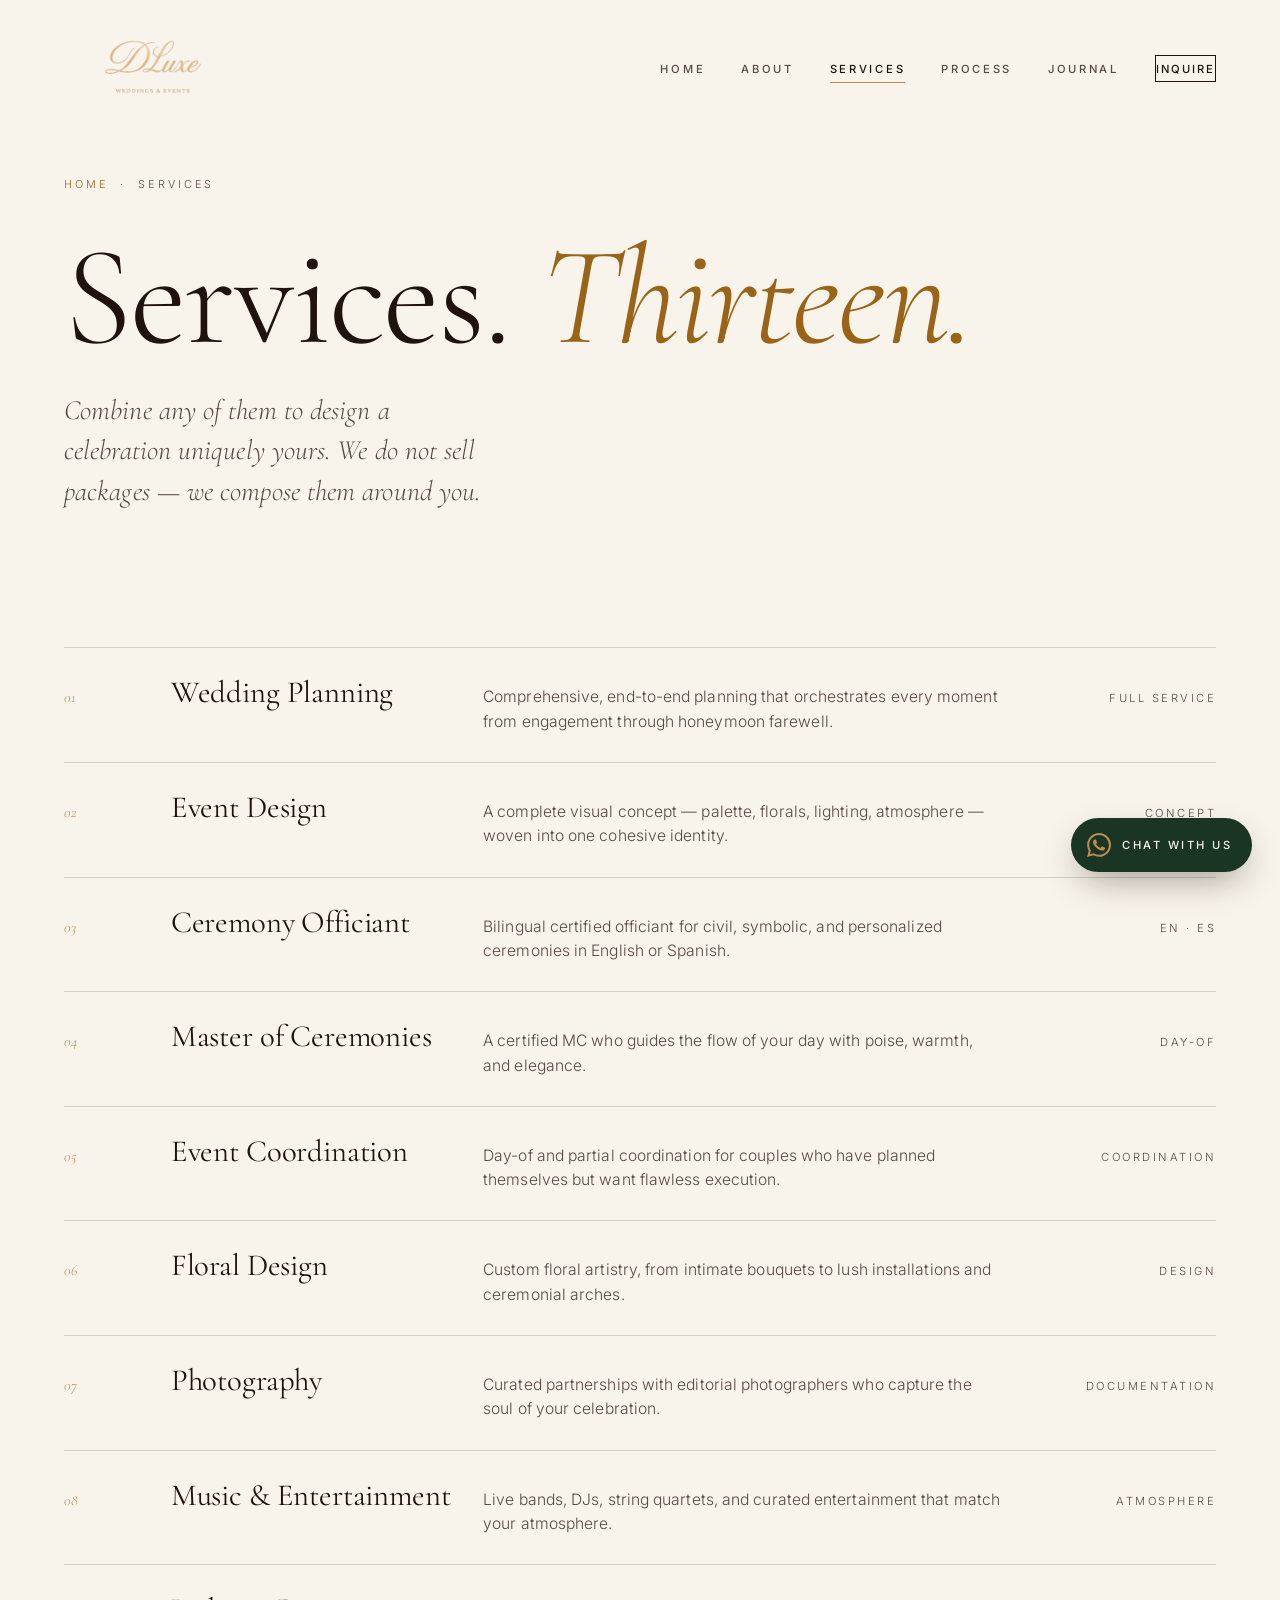
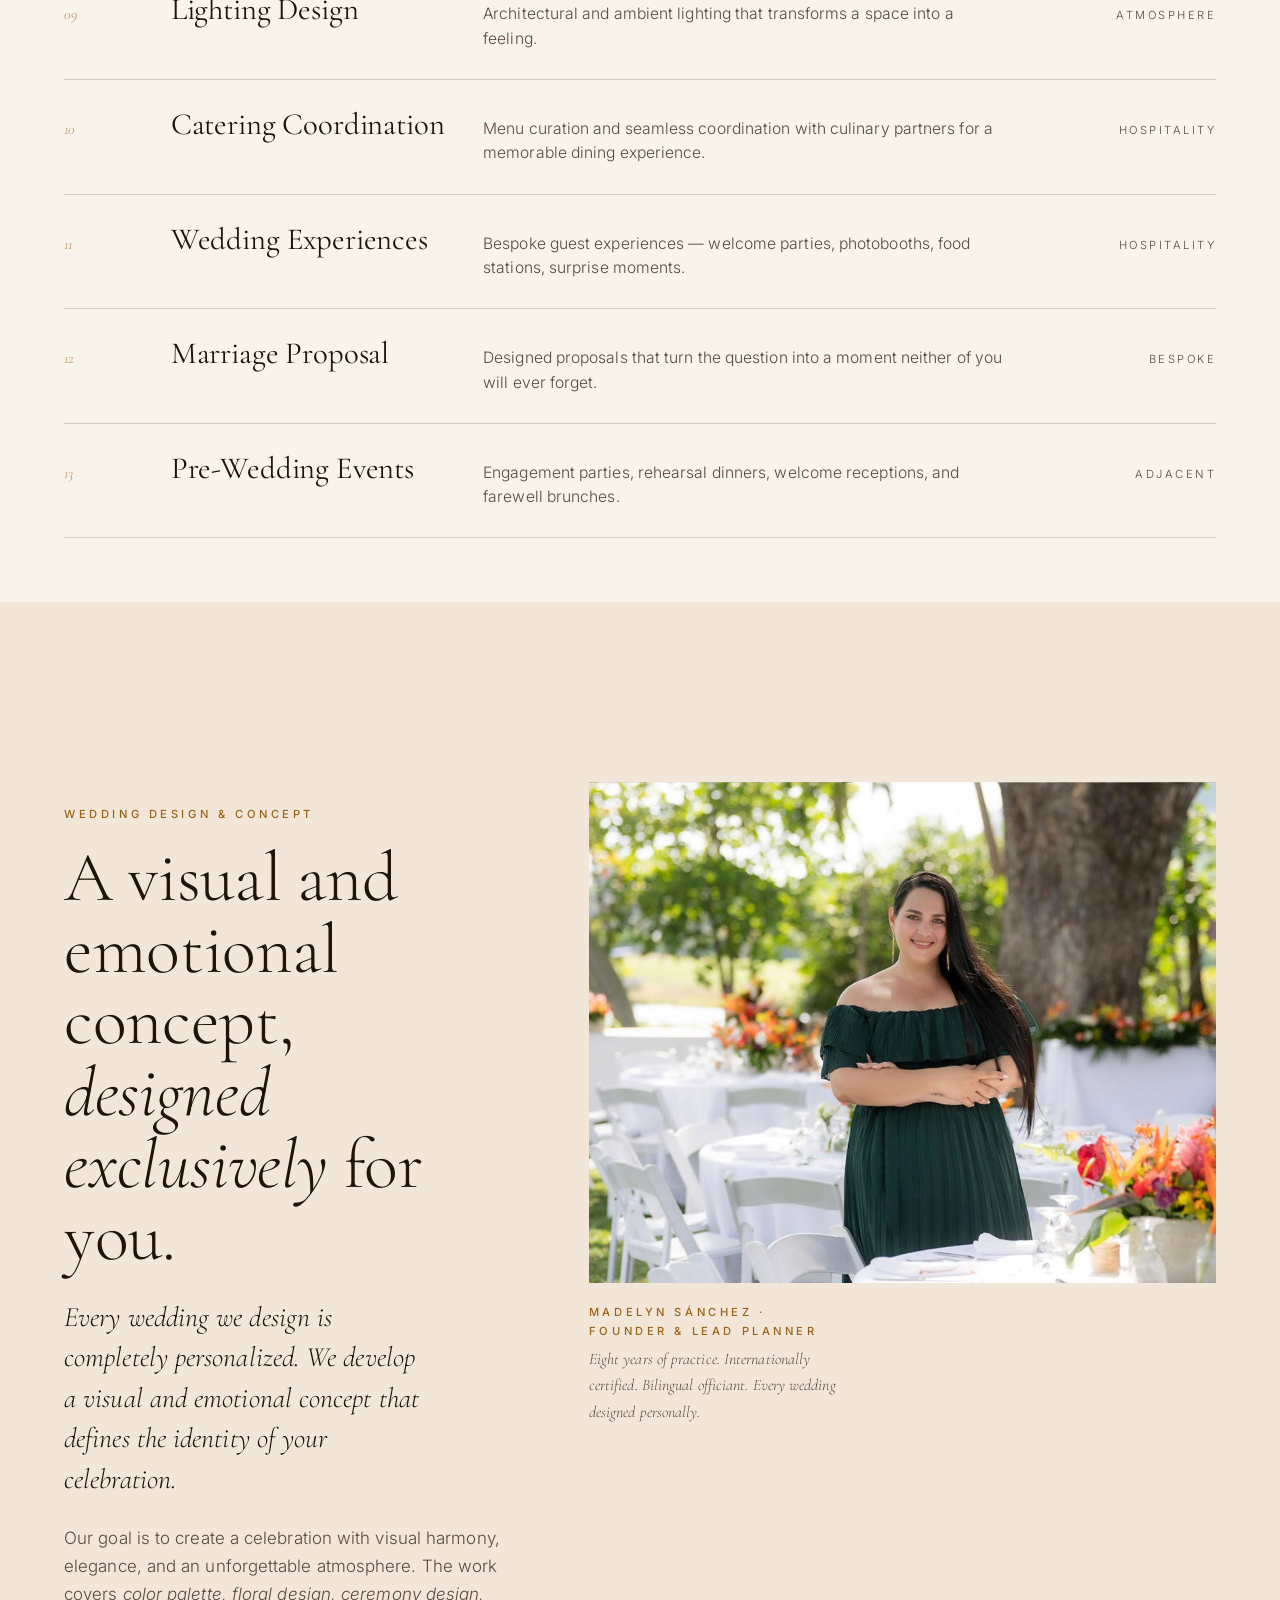
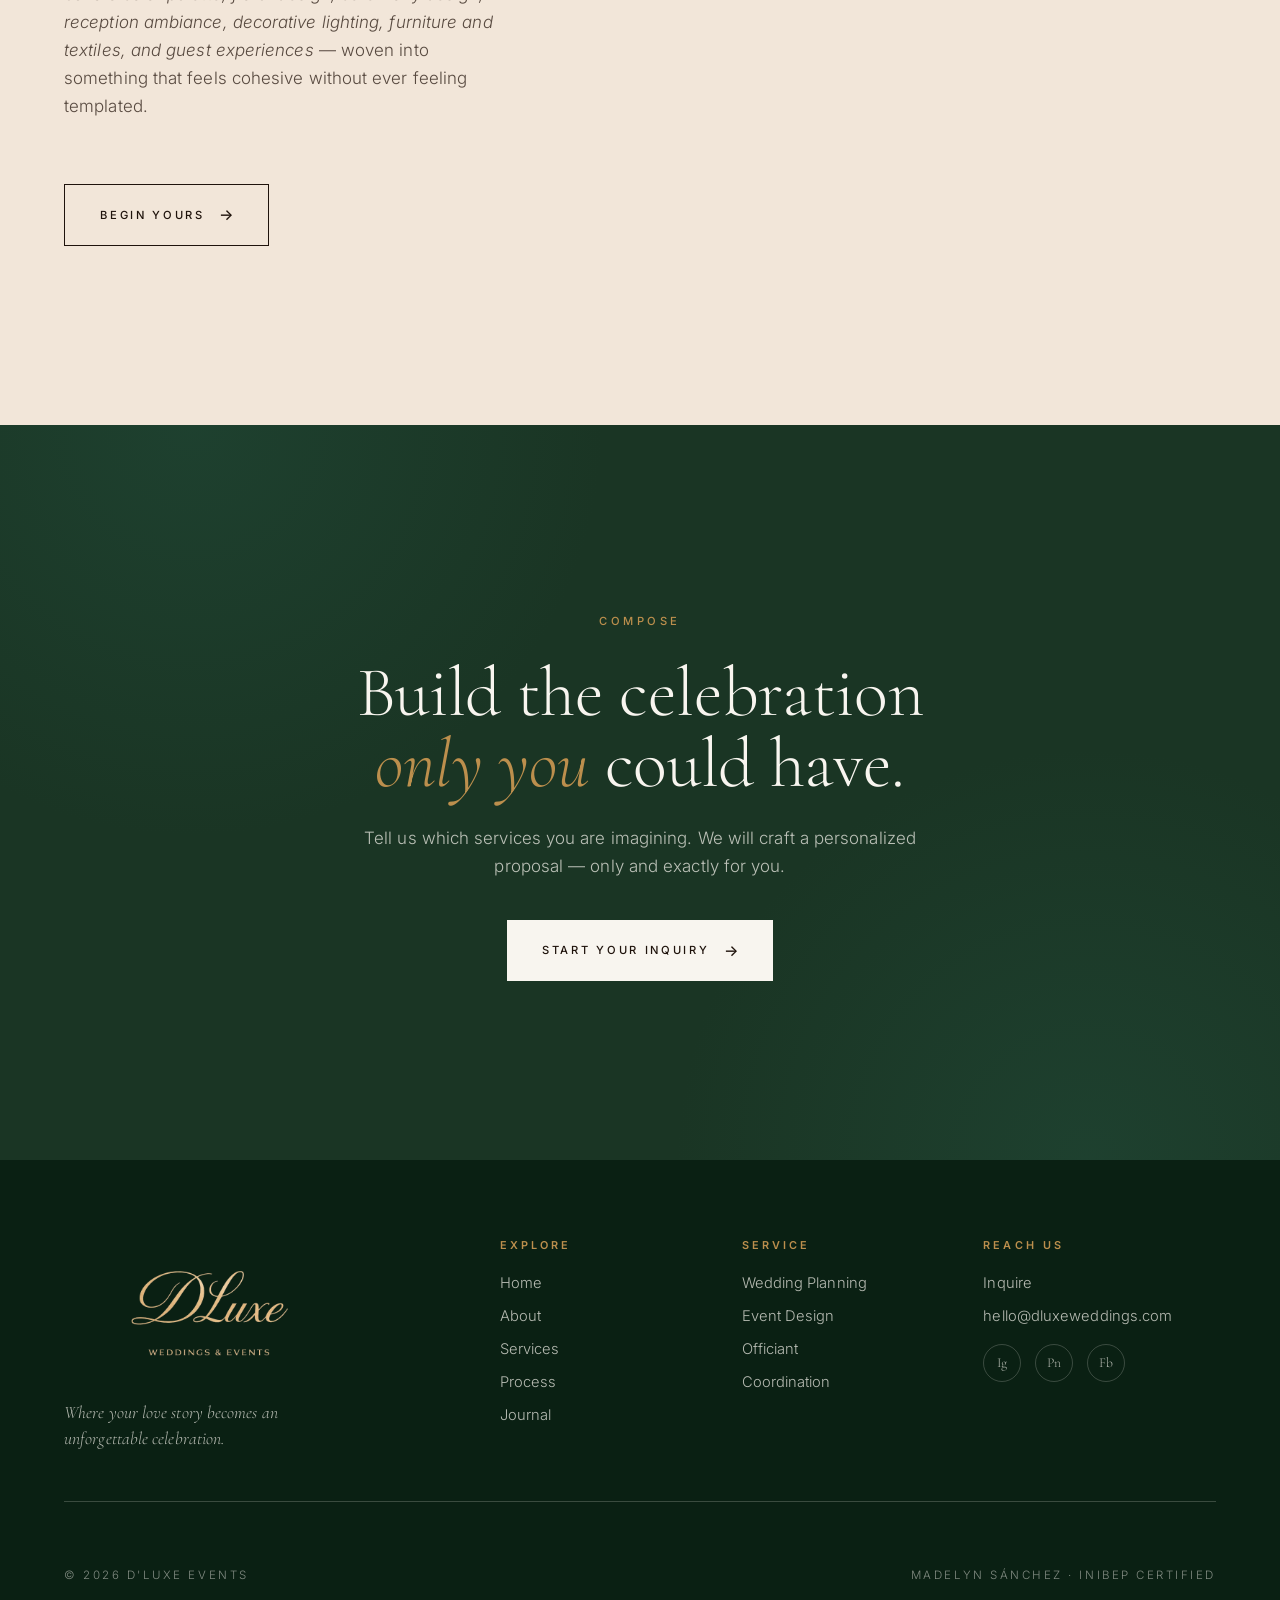
<file: services.html>
<!DOCTYPE html>
<html lang="en">
<head>
<meta charset="UTF-8">
<meta name="viewport" content="width=device-width, initial-scale=1.0">
<title>Services — D'Luxe Weddings & Events</title>
<meta name="description" content="Thirteen tailored services. Combine any of them to design a celebration uniquely yours.">
<link rel="preconnect" href="https://fonts.googleapis.com">
<link rel="preconnect" href="https://fonts.gstatic.com" crossorigin>
<link href="https://fonts.googleapis.com/css2?family=Cormorant+Garamond:ital,wght@0,300;0,400;0,500;1,300;1,400;1,500&family=Inter:wght@300;400;500;600&display=swap" rel="stylesheet">
<link rel="stylesheet" href="assets/css/style.css">
<link rel="icon" type="image/png" href="assets/images/dluxe-icon-transparent.png">
<link rel="apple-touch-icon" href="assets/images/dluxe-icon-transparent.png">

<link rel="canonical" href="https://dluxeweddings.com/services.html">

<meta property="og:type" content="website">
<meta property="og:site_name" content="D'Luxe Weddings & Events">
<meta property="og:title" content="Services — D'Luxe Weddings & Events">
<meta property="og:description" content="Thirteen tailored wedding services in Costa Rica — planning, design, ceremony officiant, floral, lighting, coordination, and more. Combined and personalized for every couple. No packages.">
<meta property="og:url" content="https://dluxeweddings.com/services.html">
<meta property="og:image" content="https://dluxeweddings.com/assets/images/dluxe-mosaic-e-floral-overhead.png">
<meta property="og:locale" content="en_US">

<meta name="twitter:card" content="summary_large_image">
<meta name="twitter:title" content="Services — D'Luxe Weddings & Events">
<meta name="twitter:description" content="Thirteen tailored wedding services in Costa Rica. Combined and personalized for every couple.">
<meta name="twitter:image" content="https://dluxeweddings.com/assets/images/dluxe-mosaic-e-floral-overhead.png">

<script type="application/ld+json">
{
  "@context": "https://schema.org",
  "@graph": [
    {
      "@type": ["Organization", "ProfessionalService"],
      "@id": "https://dluxeweddings.com/#organization",
      "name": "D'Luxe Weddings & Events",
      "url": "https://dluxeweddings.com/",
      "logo": {"@type": "ImageObject", "url": "https://dluxeweddings.com/assets/images/dluxe-logo-transparent.png"},
      "email": "hello@dluxeweddings.com",
      "areaServed": {"@type": "Country", "name": "Costa Rica"},
      "knowsLanguage": ["en", "es"],
      "founder": {"@id": "https://dluxeweddings.com/about.html#madelyn"}
    },
    {
      "@type": "WebSite",
      "@id": "https://dluxeweddings.com/#website",
      "url": "https://dluxeweddings.com/",
      "name": "D'Luxe Weddings & Events",
      "publisher": {"@id": "https://dluxeweddings.com/#organization"}
    },
    {
      "@type": "CollectionPage",
      "@id": "https://dluxeweddings.com/services.html#webpage",
      "url": "https://dluxeweddings.com/services.html",
      "name": "Services — D'Luxe Weddings & Events",
      "isPartOf": {"@id": "https://dluxeweddings.com/#website"},
      "inLanguage": "en"
    },
    {
      "@type": "ItemList",
      "name": "Wedding Services Offered by D'Luxe Weddings & Events",
      "itemListOrder": "https://schema.org/ItemListUnordered",
      "numberOfItems": 13,
      "itemListElement": [
        {"@type": "ListItem", "position": 1, "item": {"@type": "Service", "name": "Wedding Planning", "description": "Comprehensive end-to-end planning from engagement through honeymoon farewell.", "provider": {"@id": "https://dluxeweddings.com/#organization"}, "areaServed": "Costa Rica"}},
        {"@type": "ListItem", "position": 2, "item": {"@type": "Service", "name": "Event Design", "description": "A complete visual concept — palette, florals, lighting, atmosphere — woven into one cohesive identity.", "provider": {"@id": "https://dluxeweddings.com/#organization"}}},
        {"@type": "ListItem", "position": 3, "item": {"@type": "Service", "name": "Ceremony Officiant", "description": "Bilingual certified officiant for civil, symbolic, and personalized ceremonies in English or Spanish.", "provider": {"@id": "https://dluxeweddings.com/#organization"}, "availableLanguage": ["en", "es"]}},
        {"@type": "ListItem", "position": 4, "item": {"@type": "Service", "name": "Master of Ceremonies", "description": "Certified MC who guides the flow of the day with poise, warmth, and elegance.", "provider": {"@id": "https://dluxeweddings.com/#organization"}}},
        {"@type": "ListItem", "position": 5, "item": {"@type": "Service", "name": "Event Coordination", "description": "Day-of and partial coordination for couples who have planned themselves but want flawless execution.", "provider": {"@id": "https://dluxeweddings.com/#organization"}}},
        {"@type": "ListItem", "position": 6, "item": {"@type": "Service", "name": "Floral Design", "description": "Custom floral artistry, from intimate bouquets to lush installations and ceremonial arches.", "provider": {"@id": "https://dluxeweddings.com/#organization"}}},
        {"@type": "ListItem", "position": 7, "item": {"@type": "Service", "name": "Photography", "description": "Curated partnerships with editorial photographers who capture the soul of your celebration.", "provider": {"@id": "https://dluxeweddings.com/#organization"}}},
        {"@type": "ListItem", "position": 8, "item": {"@type": "Service", "name": "Music & Entertainment", "description": "Live bands, DJs, string quartets, and curated entertainment matched to your atmosphere.", "provider": {"@id": "https://dluxeweddings.com/#organization"}}},
        {"@type": "ListItem", "position": 9, "item": {"@type": "Service", "name": "Lighting Design", "description": "Architectural and ambient lighting that transforms a space into a feeling.", "provider": {"@id": "https://dluxeweddings.com/#organization"}}},
        {"@type": "ListItem", "position": 10, "item": {"@type": "Service", "name": "Catering Coordination", "description": "Menu curation and seamless coordination with culinary partners for a memorable dining experience.", "provider": {"@id": "https://dluxeweddings.com/#organization"}}},
        {"@type": "ListItem", "position": 11, "item": {"@type": "Service", "name": "Wedding Experiences", "description": "Bespoke guest experiences — welcome parties, photobooths, food stations, surprise moments.", "provider": {"@id": "https://dluxeweddings.com/#organization"}}},
        {"@type": "ListItem", "position": 12, "item": {"@type": "Service", "name": "Marriage Proposal Design", "description": "Designed proposals that turn the question into a moment neither of you will ever forget.", "provider": {"@id": "https://dluxeweddings.com/#organization"}}},
        {"@type": "ListItem", "position": 13, "item": {"@type": "Service", "name": "Pre-Wedding Events", "description": "Engagement parties, rehearsal dinners, welcome receptions, and farewell brunches.", "provider": {"@id": "https://dluxeweddings.com/#organization"}}}
      ]
    }
  ]
}
</script>
</head>
<body>

<nav class="nav">
  <a href="index.html" class="brand" aria-label="D'Luxe Weddings &amp; Events — Home"><img src="assets/images/dluxe-logo-transparent.png" alt="D'Luxe Weddings &amp; Events"></a>
  <button class="nav-toggle" aria-label="Menu"><span></span><span></span><span></span></button>
  <ul class="nav-links">
    <li><a href="index.html">Home</a></li>
    <li><a href="about.html">About</a></li>
    <li><a href="services.html" class="active">Services</a></li>
    <li><a href="process.html">Process</a></li>
    <li><a href="journal/">Journal</a></li>
    <li><a href="contact.html" class="nav-cta">Inquire</a></li>
  </ul>
</nav>

<header class="page-head">
  <div class="wrap">
    <p class="crumb"><a href="index.html">Home</a> &nbsp;·&nbsp; Services</p>
    <h1>Services. <span class="it">Thirteen.</span></h1>
    <p class="lede">Combine any of them to design a celebration uniquely yours. We do not sell packages — we compose them around you.</p>
  </div>
</header>

<!-- Full service list -->
<section class="tight">
  <div class="wrap">
    <ul class="service-list r">
      <li class="service-row">
        <span class="service-num"></span>
        <span class="service-name">Wedding Planning</span>
        <span class="service-desc">Comprehensive, end-to-end planning that orchestrates every moment from engagement through honeymoon farewell.</span>
        <span class="service-meta">Full Service</span>
      </li>
      <li class="service-row">
        <span class="service-num"></span>
        <span class="service-name">Event Design</span>
        <span class="service-desc">A complete visual concept — palette, florals, lighting, atmosphere — woven into one cohesive identity.</span>
        <span class="service-meta">Concept</span>
      </li>
      <li class="service-row">
        <span class="service-num"></span>
        <span class="service-name">Ceremony Officiant</span>
        <span class="service-desc">Bilingual certified officiant for civil, symbolic, and personalized ceremonies in English or Spanish.</span>
        <span class="service-meta">EN · ES</span>
      </li>
      <li class="service-row">
        <span class="service-num"></span>
        <span class="service-name">Master of Ceremonies</span>
        <span class="service-desc">A certified MC who guides the flow of your day with poise, warmth, and elegance.</span>
        <span class="service-meta">Day-Of</span>
      </li>
      <li class="service-row">
        <span class="service-num"></span>
        <span class="service-name">Event Coordination</span>
        <span class="service-desc">Day-of and partial coordination for couples who have planned themselves but want flawless execution.</span>
        <span class="service-meta">Coordination</span>
      </li>
      <li class="service-row">
        <span class="service-num"></span>
        <span class="service-name">Floral Design</span>
        <span class="service-desc">Custom floral artistry, from intimate bouquets to lush installations and ceremonial arches.</span>
        <span class="service-meta">Design</span>
      </li>
      <li class="service-row">
        <span class="service-num"></span>
        <span class="service-name">Photography</span>
        <span class="service-desc">Curated partnerships with editorial photographers who capture the soul of your celebration.</span>
        <span class="service-meta">Documentation</span>
      </li>
      <li class="service-row">
        <span class="service-num"></span>
        <span class="service-name">Music &amp; Entertainment</span>
        <span class="service-desc">Live bands, DJs, string quartets, and curated entertainment that match your atmosphere.</span>
        <span class="service-meta">Atmosphere</span>
      </li>
      <li class="service-row">
        <span class="service-num"></span>
        <span class="service-name">Lighting Design</span>
        <span class="service-desc">Architectural and ambient lighting that transforms a space into a feeling.</span>
        <span class="service-meta">Atmosphere</span>
      </li>
      <li class="service-row">
        <span class="service-num"></span>
        <span class="service-name">Catering Coordination</span>
        <span class="service-desc">Menu curation and seamless coordination with culinary partners for a memorable dining experience.</span>
        <span class="service-meta">Hospitality</span>
      </li>
      <li class="service-row">
        <span class="service-num"></span>
        <span class="service-name">Wedding Experiences</span>
        <span class="service-desc">Bespoke guest experiences — welcome parties, photobooths, food stations, surprise moments.</span>
        <span class="service-meta">Hospitality</span>
      </li>
      <li class="service-row">
        <span class="service-num"></span>
        <span class="service-name">Marriage Proposal</span>
        <span class="service-desc">Designed proposals that turn the question into a moment neither of you will ever forget.</span>
        <span class="service-meta">Bespoke</span>
      </li>
      <li class="service-row">
        <span class="service-num"></span>
        <span class="service-name">Pre-Wedding Events</span>
        <span class="service-desc">Engagement parties, rehearsal dinners, welcome receptions, and farewell brunches.</span>
        <span class="service-meta">Adjacent</span>
      </li>
    </ul>
  </div>
</section>

<!-- Design & Concept editorial -->
<section class="bg-paper-deep cine">
  <div class="wrap">
    <div class="editorial">
      <div class="editorial-text r">
        <span class="eyebrow">Wedding Design &amp; Concept</span>
        <h2>A visual and emotional concept, <span class="it">designed exclusively</span> for you.</h2>
        <p class="lede">Every wedding we design is completely personalized. We develop a visual and emotional concept that defines the identity of your celebration.</p>
        <p>Our goal is to create a celebration with visual harmony, elegance, and an unforgettable atmosphere. The work covers <em>color palette, floral design, ceremony design, reception ambiance, decorative lighting, furniture and textiles, and guest experiences</em> — woven into something that feels cohesive without ever feeling templated.</p>
        <a href="contact.html" class="btn btn-ghost mt-3">Begin Yours</a>
      </div>
      <div class="r d1">
        <div class="editorial-img wide" style="background-image: url('assets/images/madelyn%20v2.jpeg');"></div>
        <div class="editorial-caption">
          <span class="eyebrow">Madelyn Sánchez · Founder &amp; Lead Planner</span>
          Eight years of practice. Internationally certified. Bilingual officiant. Every wedding designed personally.
        </div>
      </div>
    </div>
  </div>
</section>

<!-- CTA -->
<section class="cta">
  <div class="cta-inner r">
    <span class="eyebrow on-moss">Compose</span>
    <h2 style="margin-top: 1.5rem;">Build the celebration <span class="it">only you</span> could have.</h2>
    <p>Tell us which services you are imagining. We will craft a personalized proposal — only and exactly for you.</p>
    <a href="contact.html" class="btn btn-bone">Start Your Inquiry</a>
  </div>
</section>

<footer class="foot">
  <div class="wrap">
    <div class="foot-grid">
      <div><div class="foot-mark"><img src="assets/images/dluxe-logo-transparent.png" alt="D'Luxe Weddings &amp; Events"></div><p class="foot-tag">Where your love story becomes an unforgettable celebration.</p></div>
      <div><h4>Explore</h4><ul><li><a href="index.html">Home</a></li><li><a href="about.html">About</a></li><li><a href="services.html">Services</a></li><li><a href="process.html">Process</a></li><li><a href="journal/">Journal</a></li></ul></div>
      <div><h4>Service</h4><ul><li><a href="services.html">Wedding Planning</a></li><li><a href="services.html">Event Design</a></li><li><a href="services.html">Officiant</a></li><li><a href="services.html">Coordination</a></li></ul></div>
      <div><h4>Reach Us</h4><ul><li><a href="contact.html">Inquire</a></li><li><a href="mailto:hello@dluxeweddings.com">hello@dluxeweddings.com</a></li></ul><div class="socials"><a href="#">Ig</a><a href="#">Pn</a><a href="#">Fb</a></div></div>
    </div>
    <div class="foot-bottom"><span>© 2026 D'Luxe Events</span><span>Madelyn Sánchez · INIBEP Certified</span></div>
  </div>
</footer>

<a class="wa-bubble" href="https://wa.me/50664052836?text=Hi%20Madelyn%20%E2%80%94%20we%20found%20D%27Luxe%20and%20would%20love%20to%20talk%20about%20a%20Costa%20Rica%20wedding." target="_blank" rel="noopener" aria-label="Chat with Madelyn on WhatsApp">
  <svg class="wa-bubble-icon" viewBox="0 0 24 24" fill="currentColor" aria-hidden="true"><path d="M17.472 14.382c-.297-.149-1.758-.867-2.03-.967-.273-.099-.471-.148-.67.15-.197.297-.767.966-.94 1.164-.173.199-.347.223-.644.075-.297-.15-1.255-.463-2.39-1.475-.883-.788-1.48-1.761-1.653-2.059-.173-.297-.018-.458.13-.606.134-.133.298-.347.446-.52.149-.174.198-.298.298-.497.099-.198.05-.371-.025-.52-.075-.149-.669-1.612-.916-2.207-.242-.579-.487-.5-.669-.51-.173-.008-.371-.01-.57-.01-.198 0-.52.074-.792.372-.272.297-1.04 1.016-1.04 2.479 0 1.462 1.065 2.875 1.213 3.074.149.198 2.096 3.2 5.077 4.487.709.306 1.262.489 1.694.625.712.227 1.36.195 1.871.118.571-.085 1.758-.719 2.006-1.413.248-.694.248-1.289.173-1.413-.074-.124-.272-.198-.57-.347m-5.421 7.403h-.004a9.87 9.87 0 01-5.031-1.378l-.361-.214-3.741.982.998-3.648-.235-.374a9.86 9.86 0 01-1.51-5.26c.001-5.45 4.436-9.884 9.888-9.884 2.64 0 5.122 1.03 6.988 2.898a9.825 9.825 0 012.893 6.994c-.003 5.45-4.437 9.884-9.885 9.884m8.413-18.297A11.815 11.815 0 0012.05 0C5.495 0 .16 5.335.157 11.892c0 2.096.547 4.142 1.588 5.945L.057 24l6.305-1.654a11.882 11.882 0 005.683 1.448h.005c6.554 0 11.89-5.335 11.893-11.893a11.821 11.821 0 00-3.48-8.413Z"/></svg>
  <span class="wa-bubble-label">Chat with us</span>
</a>

<script src="assets/js/main.js"></script>
</body>
</html>
</file>
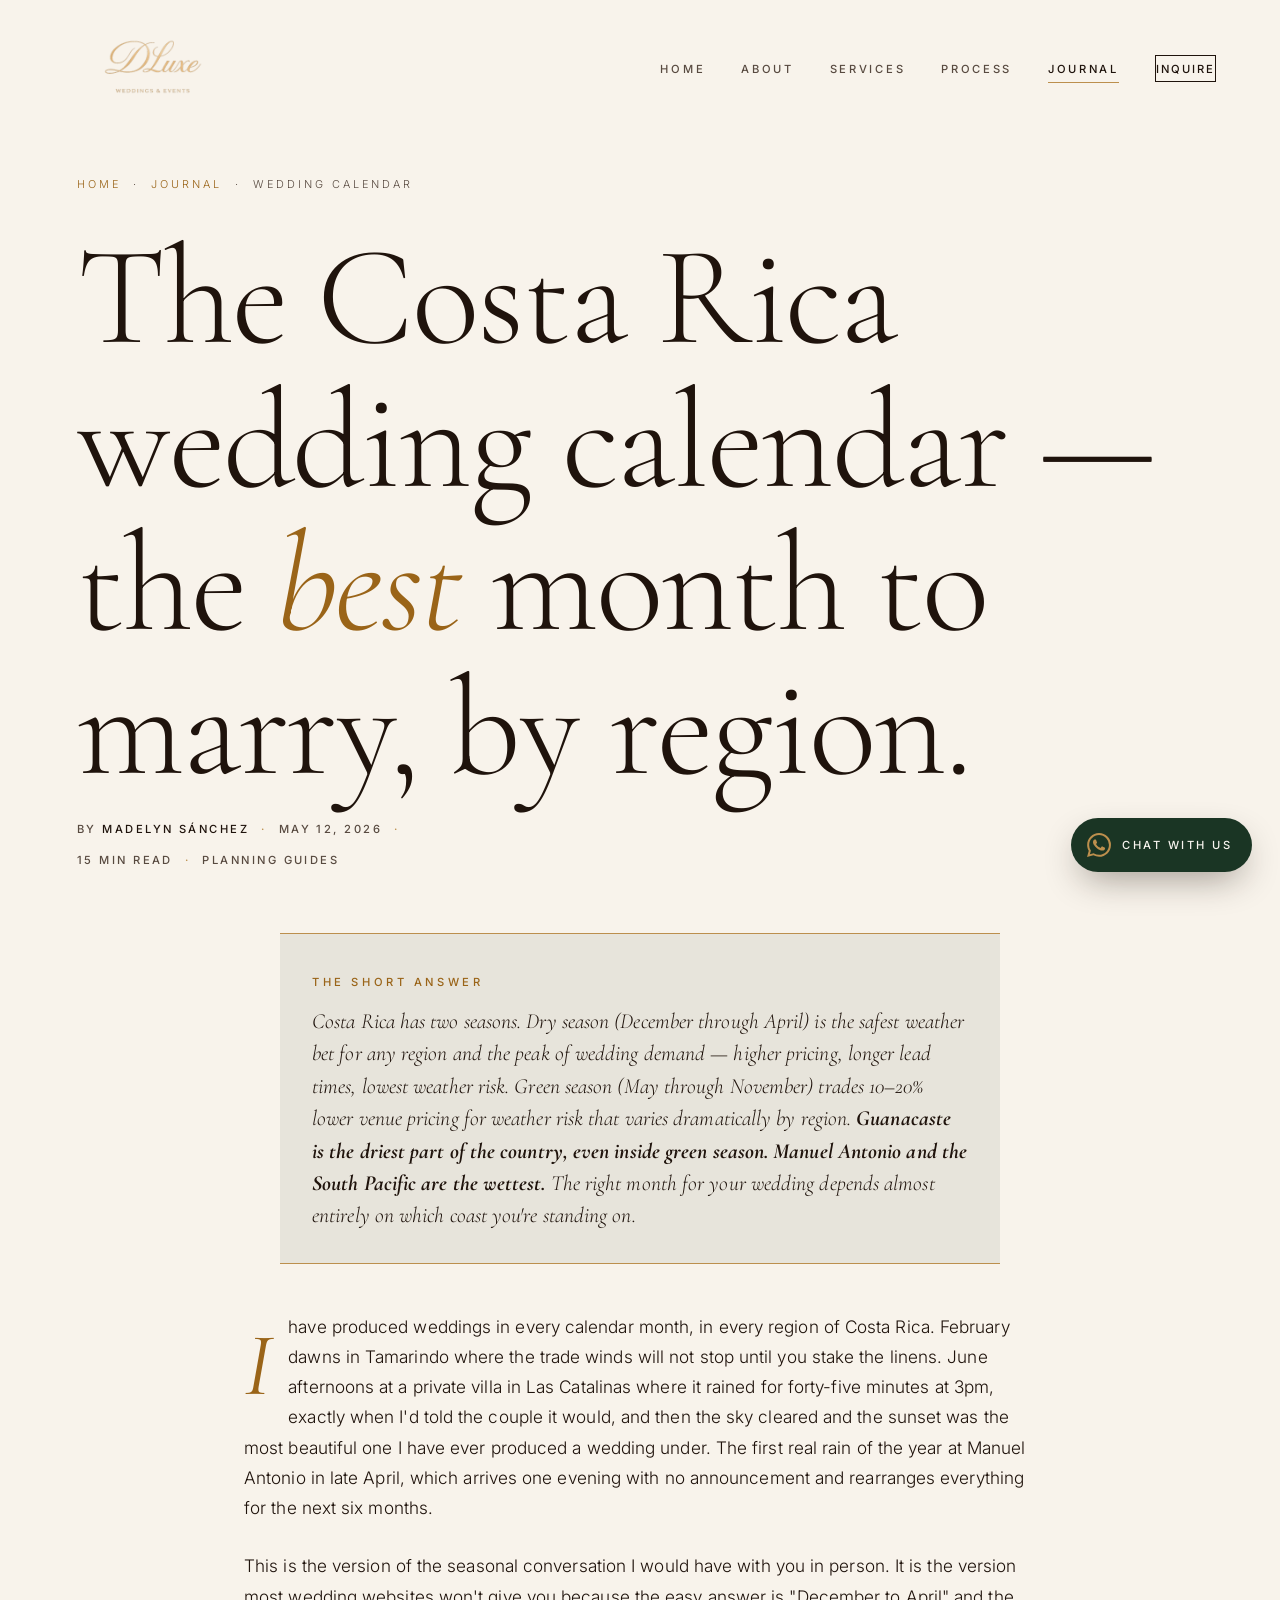
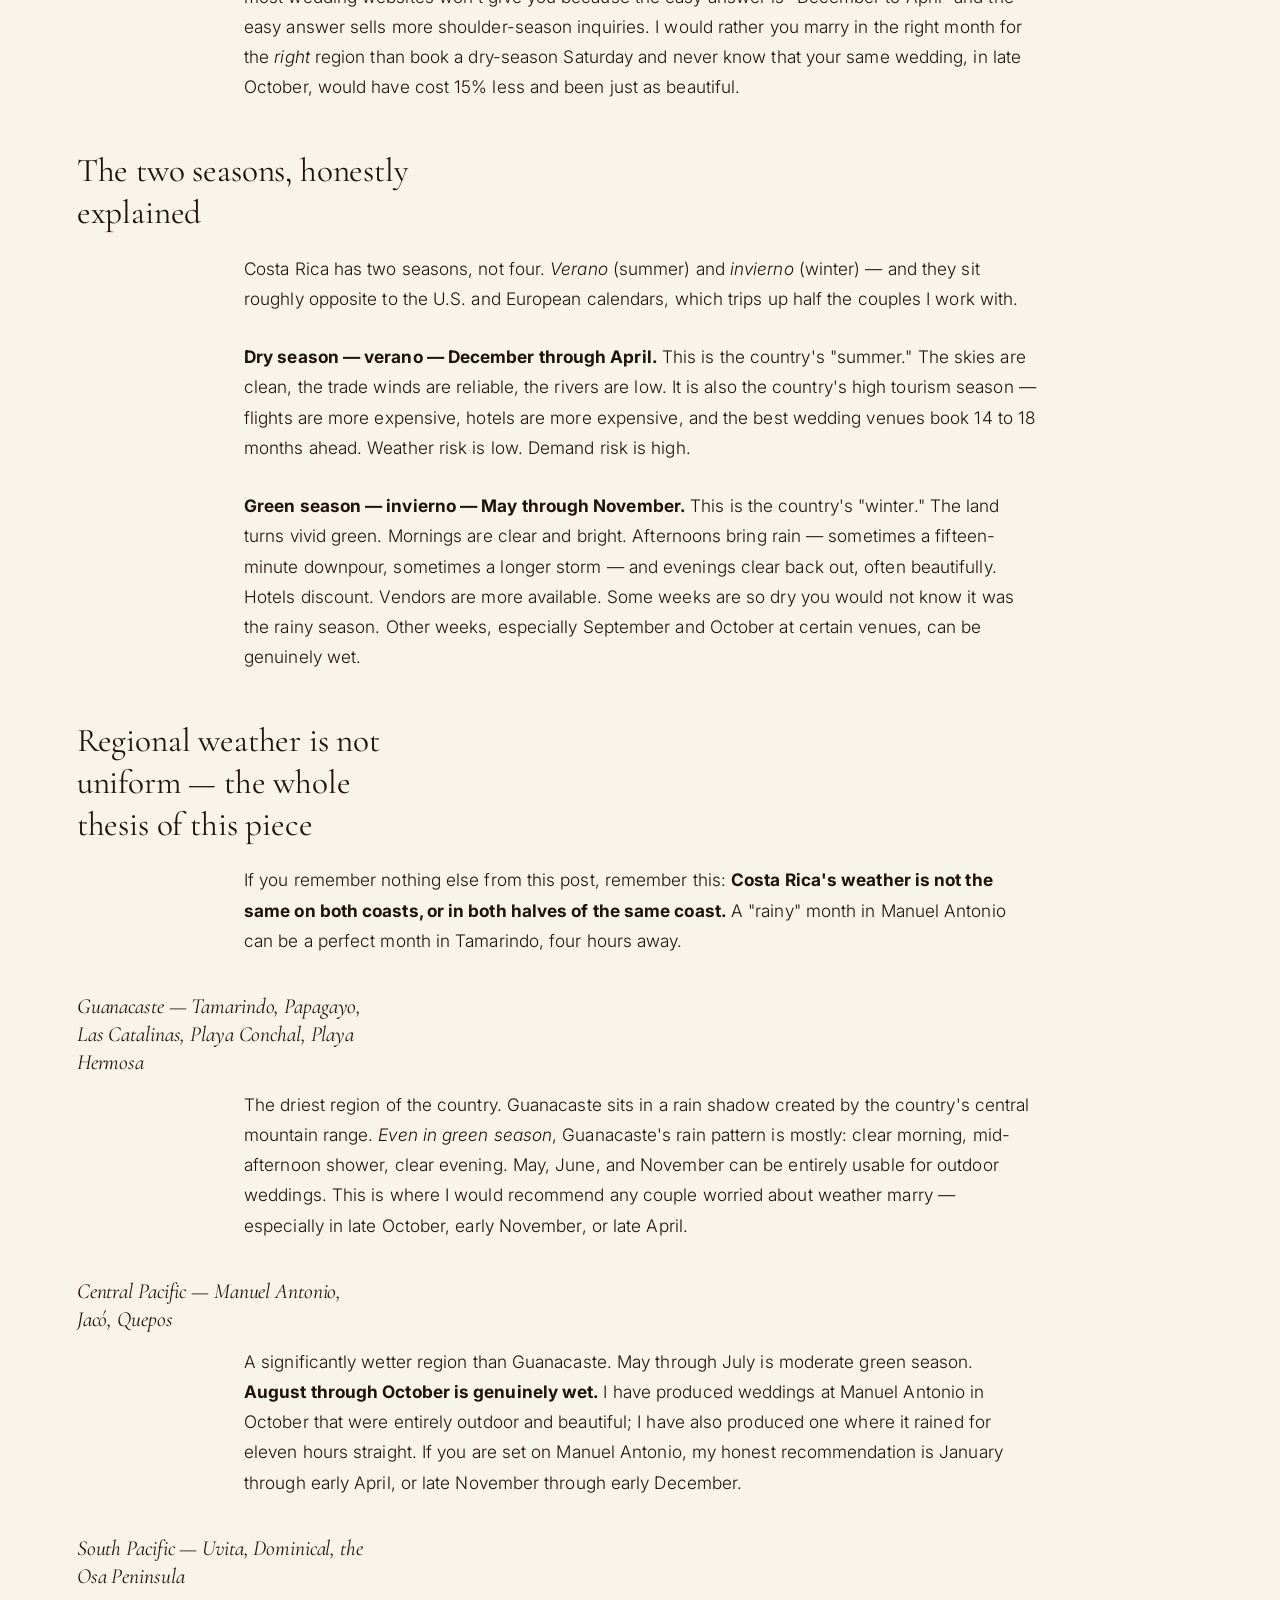
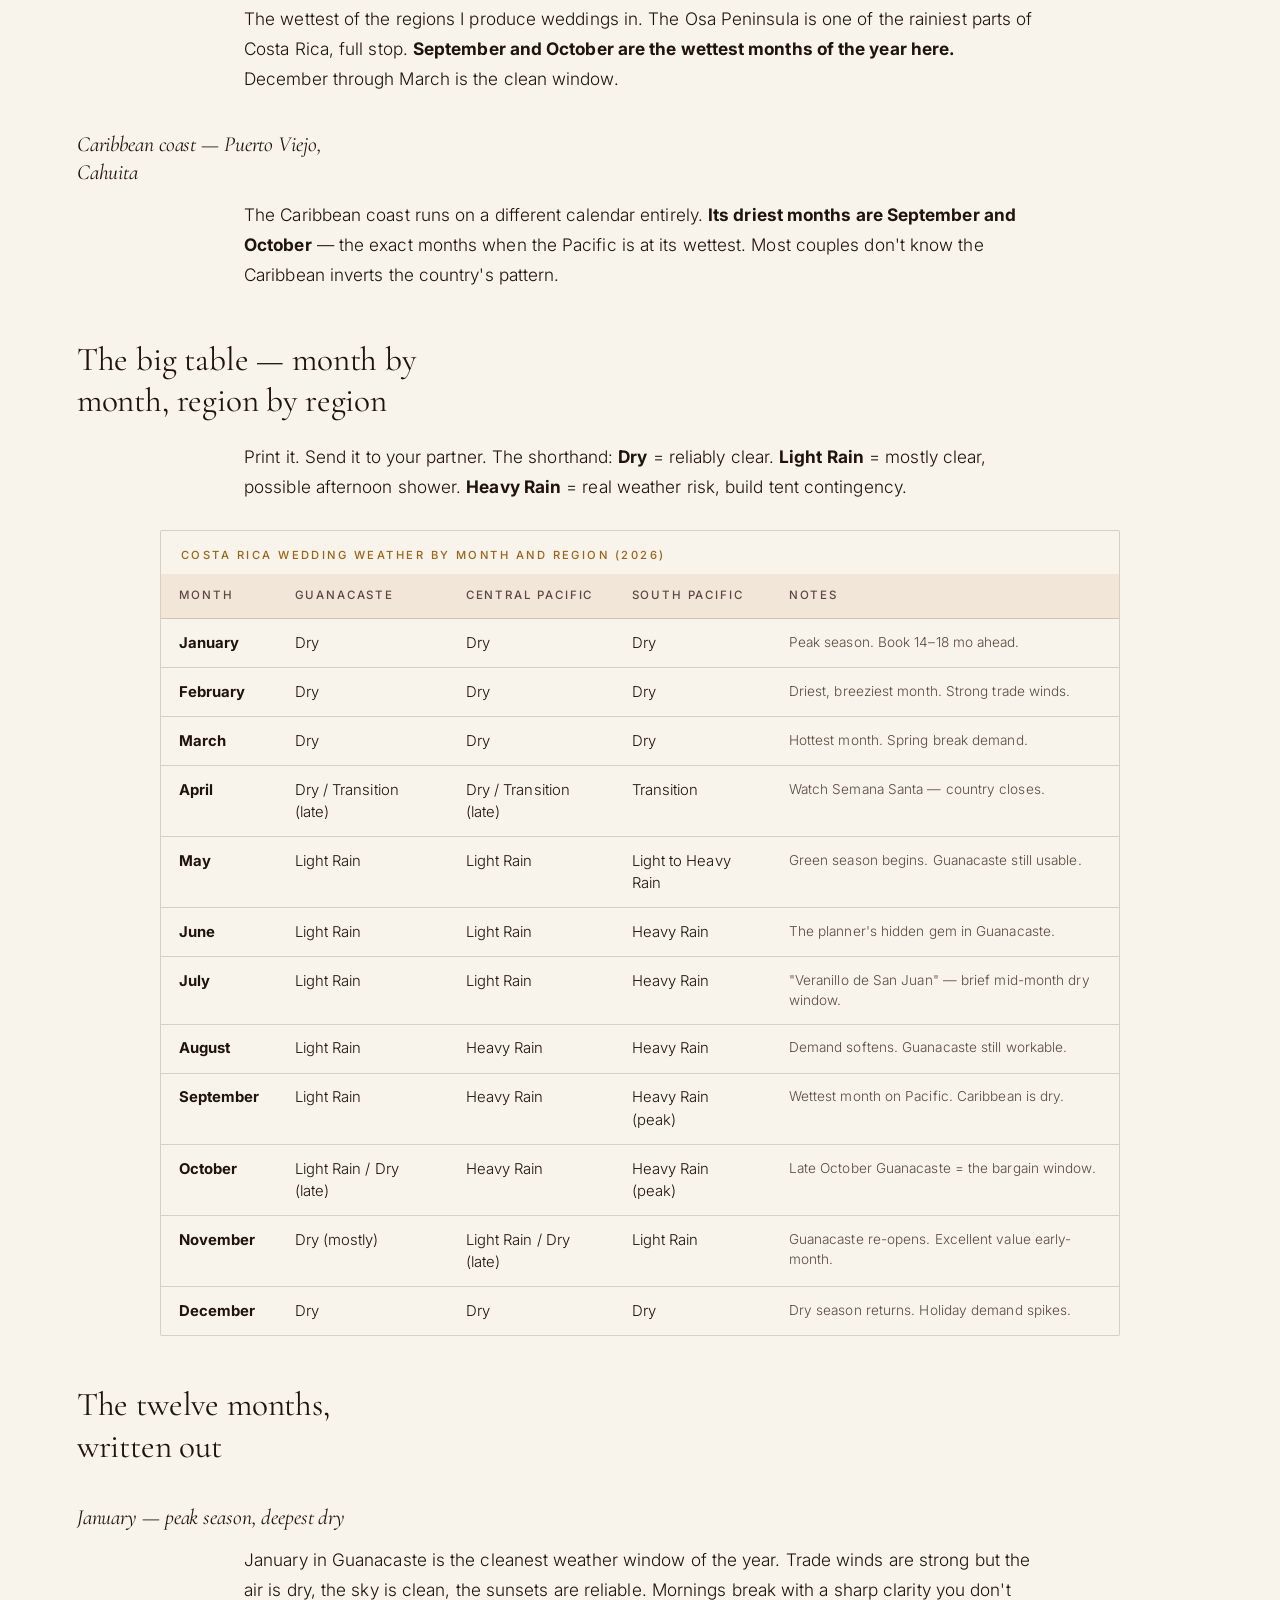
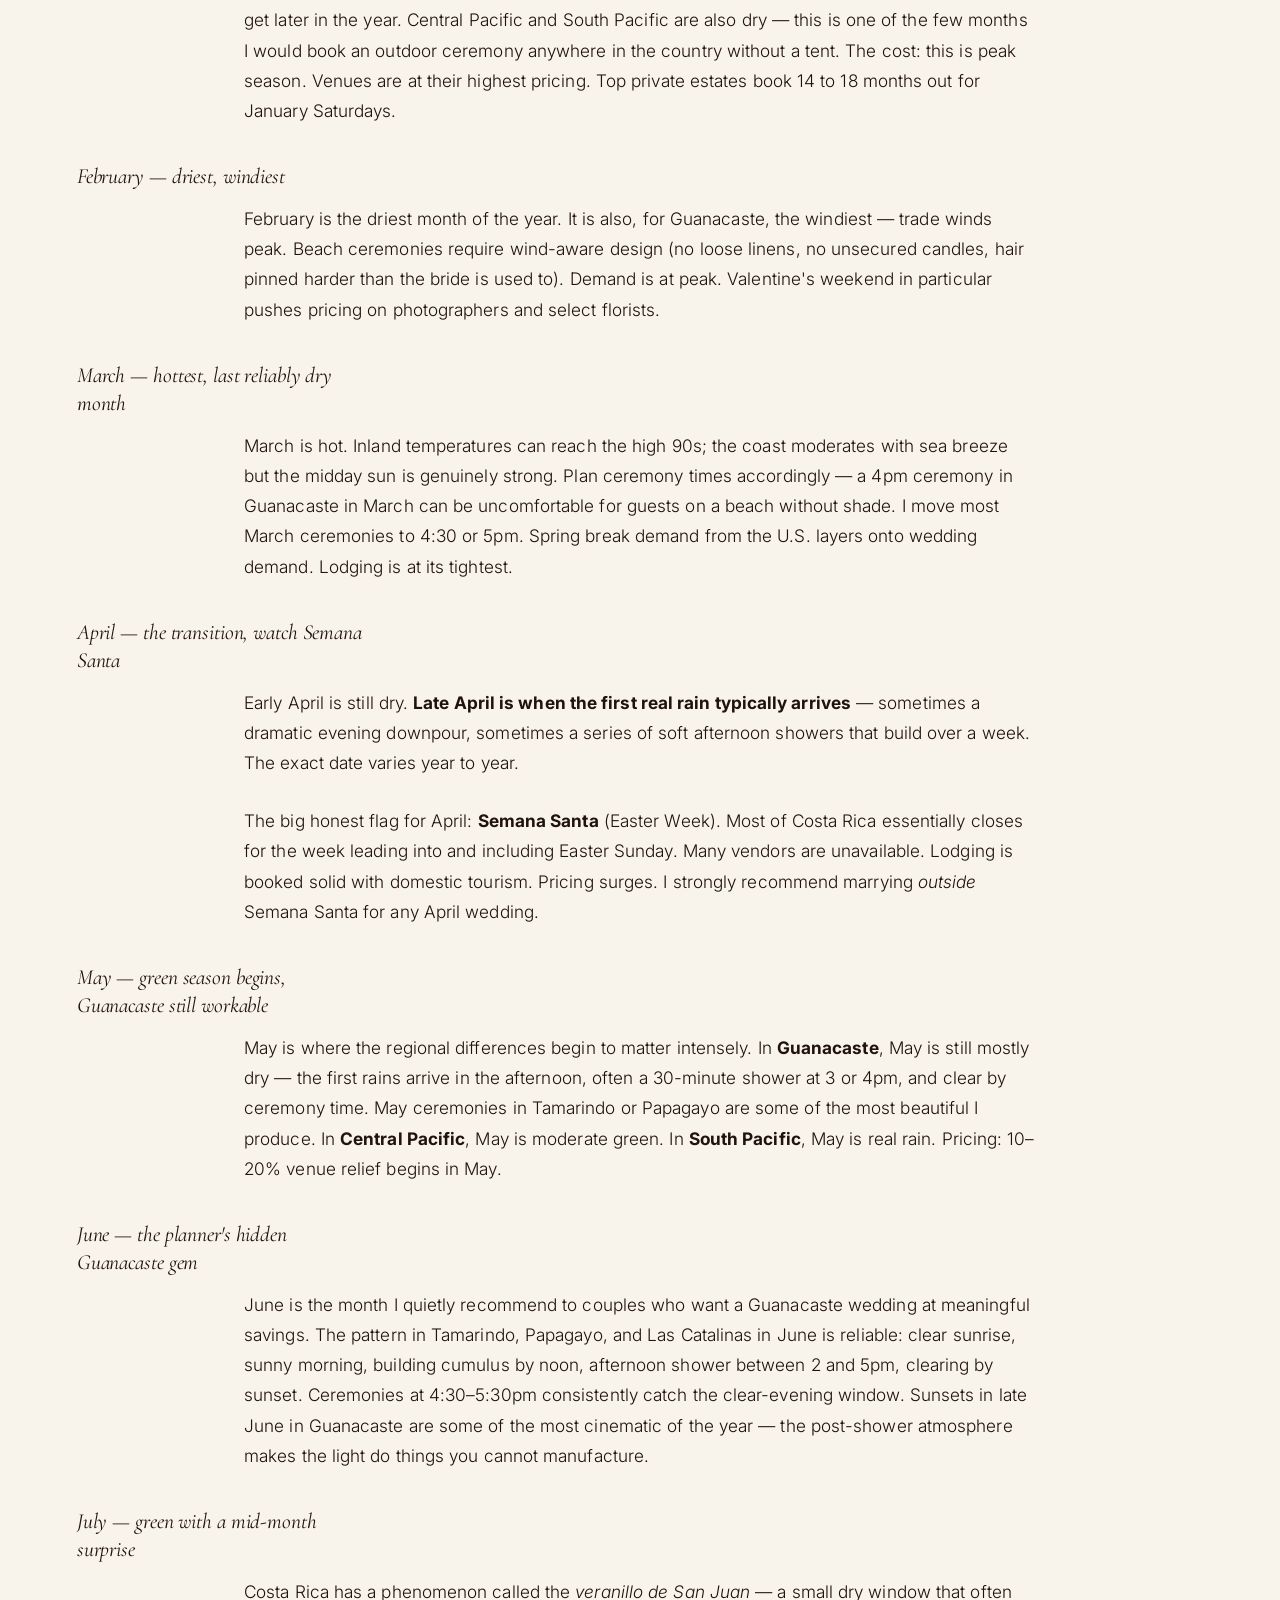
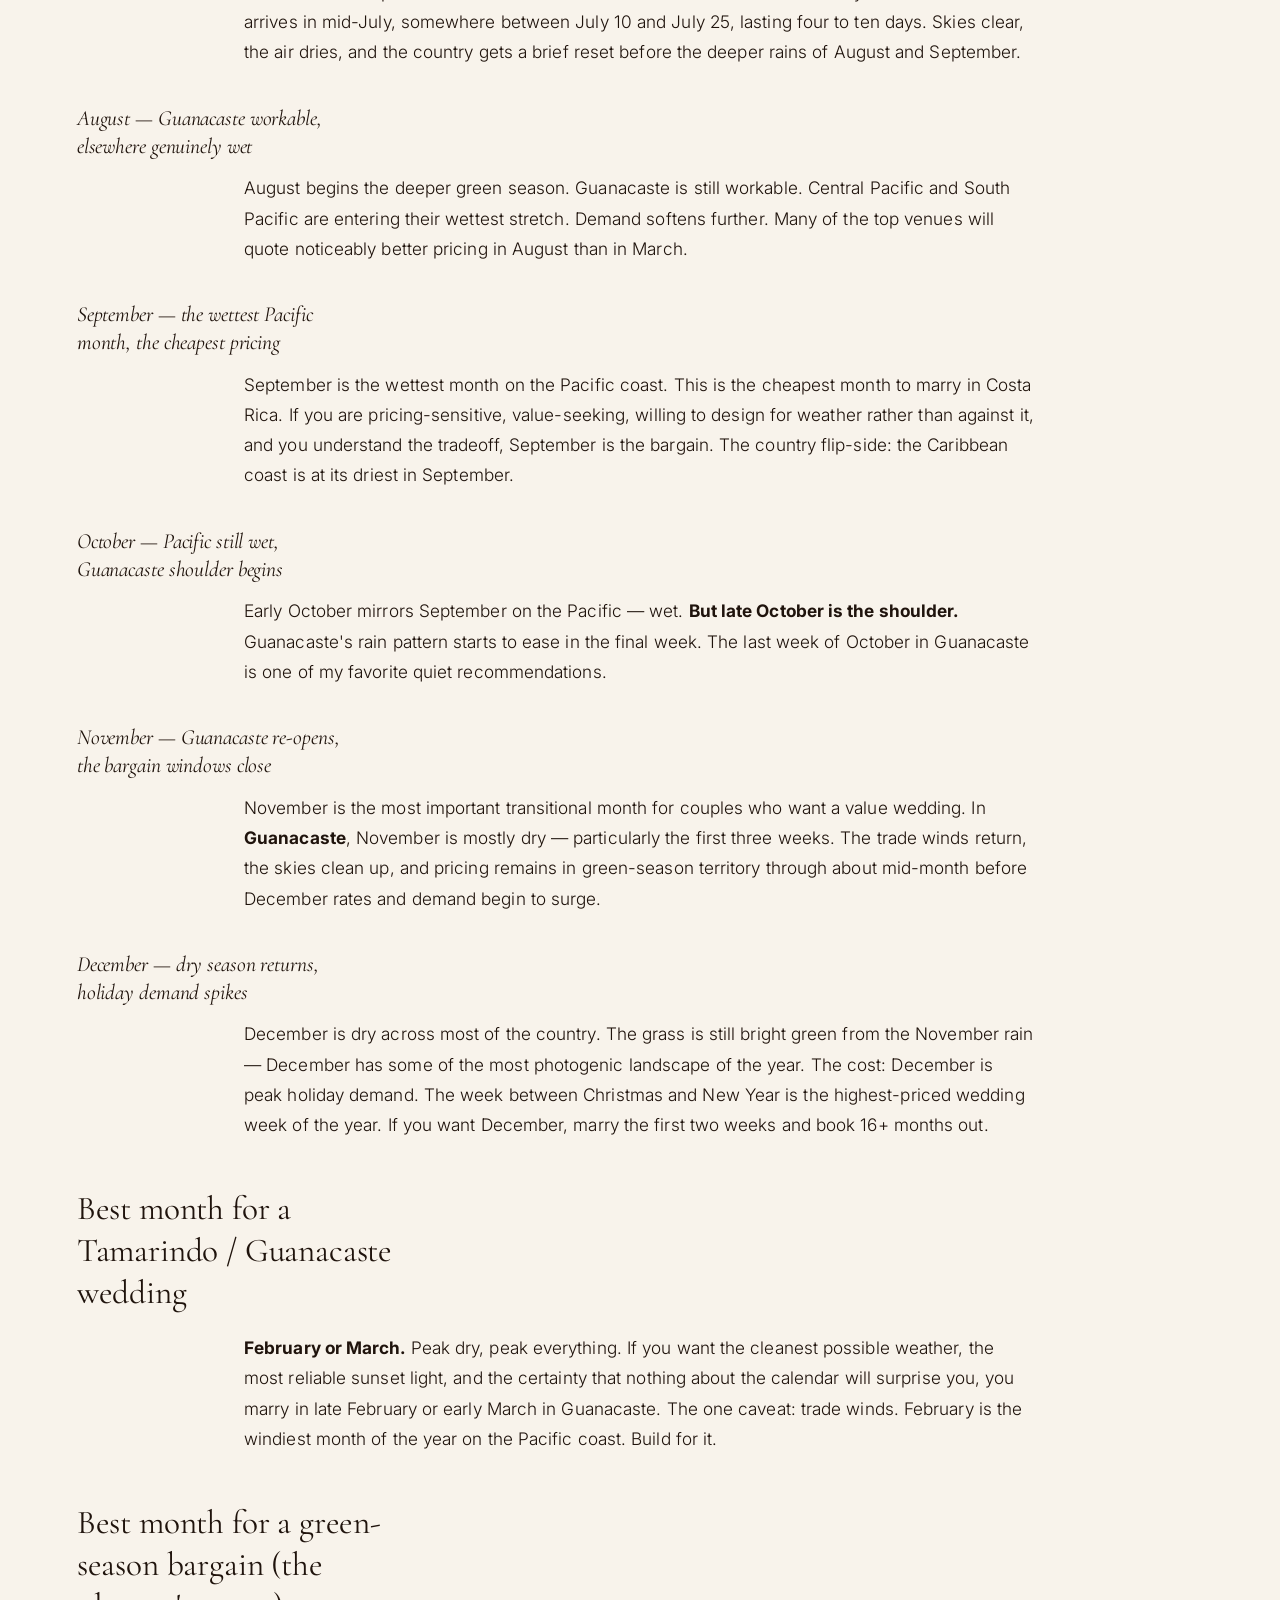
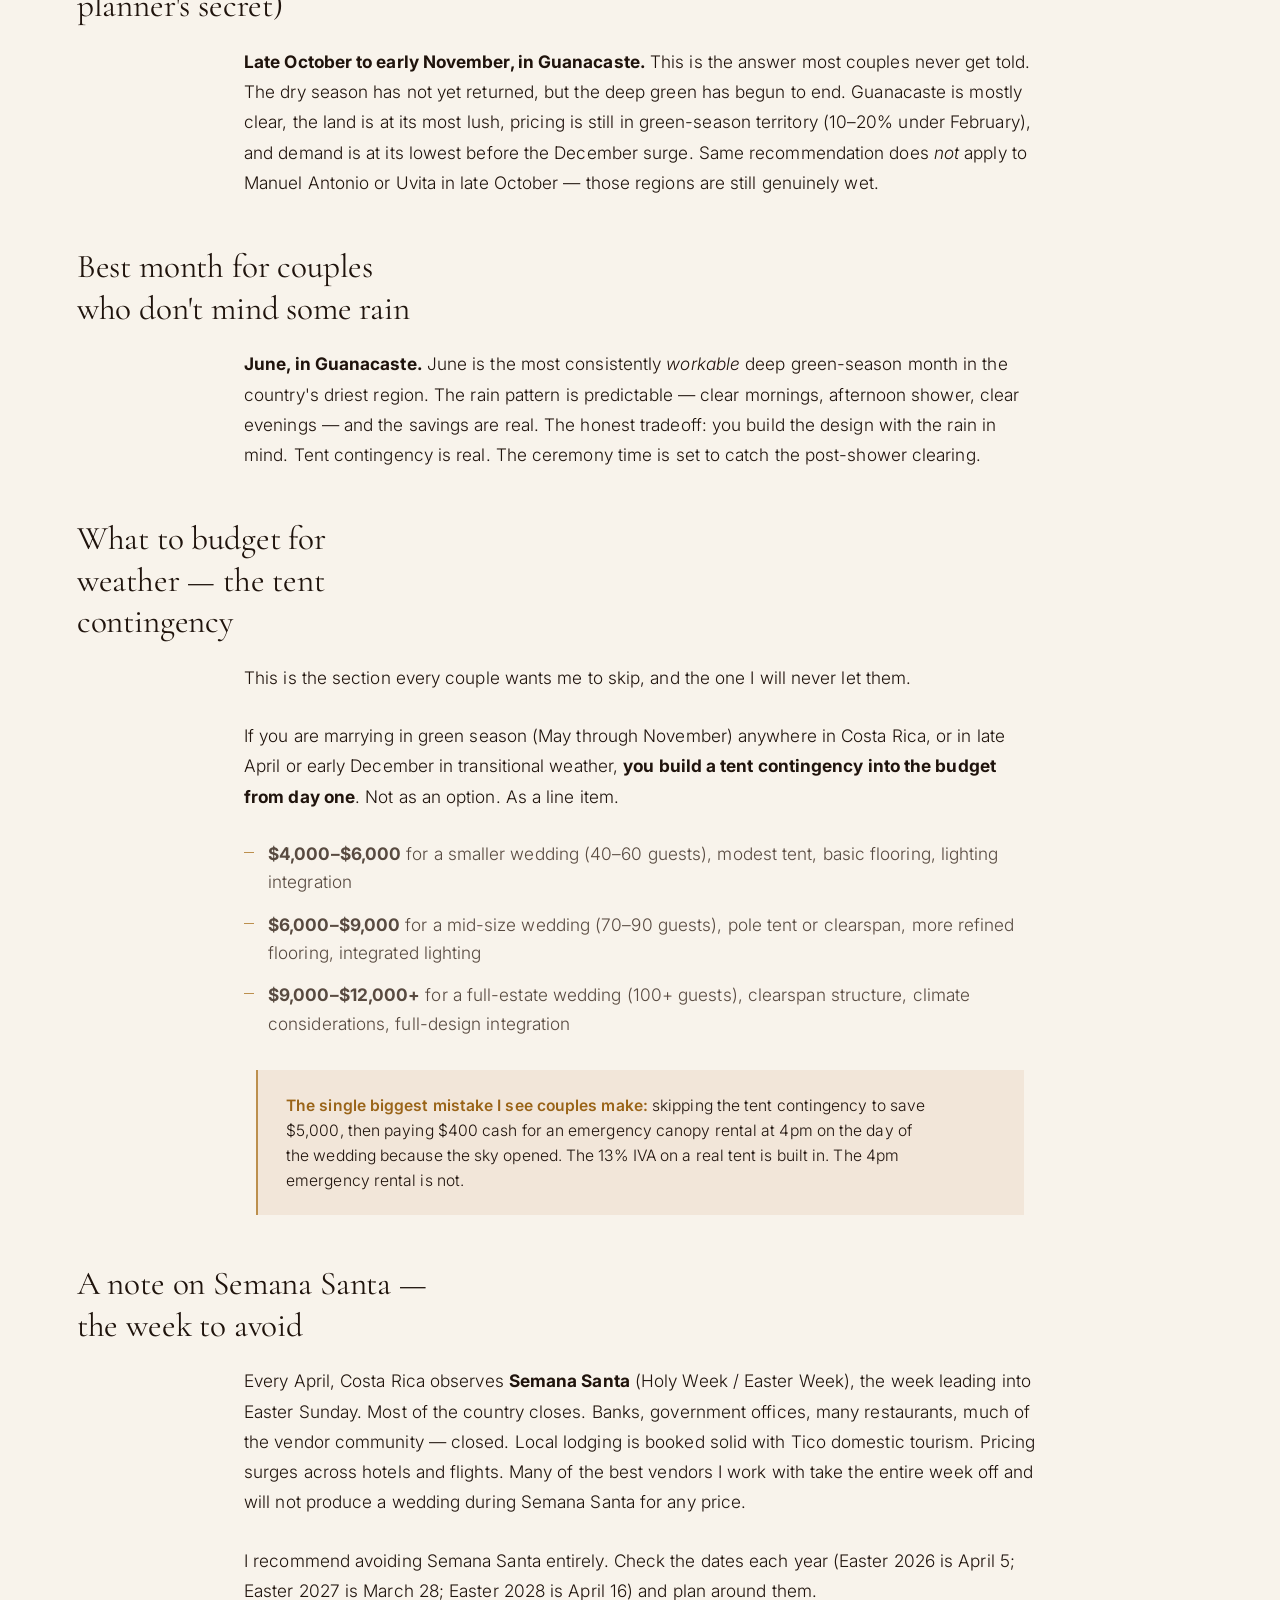
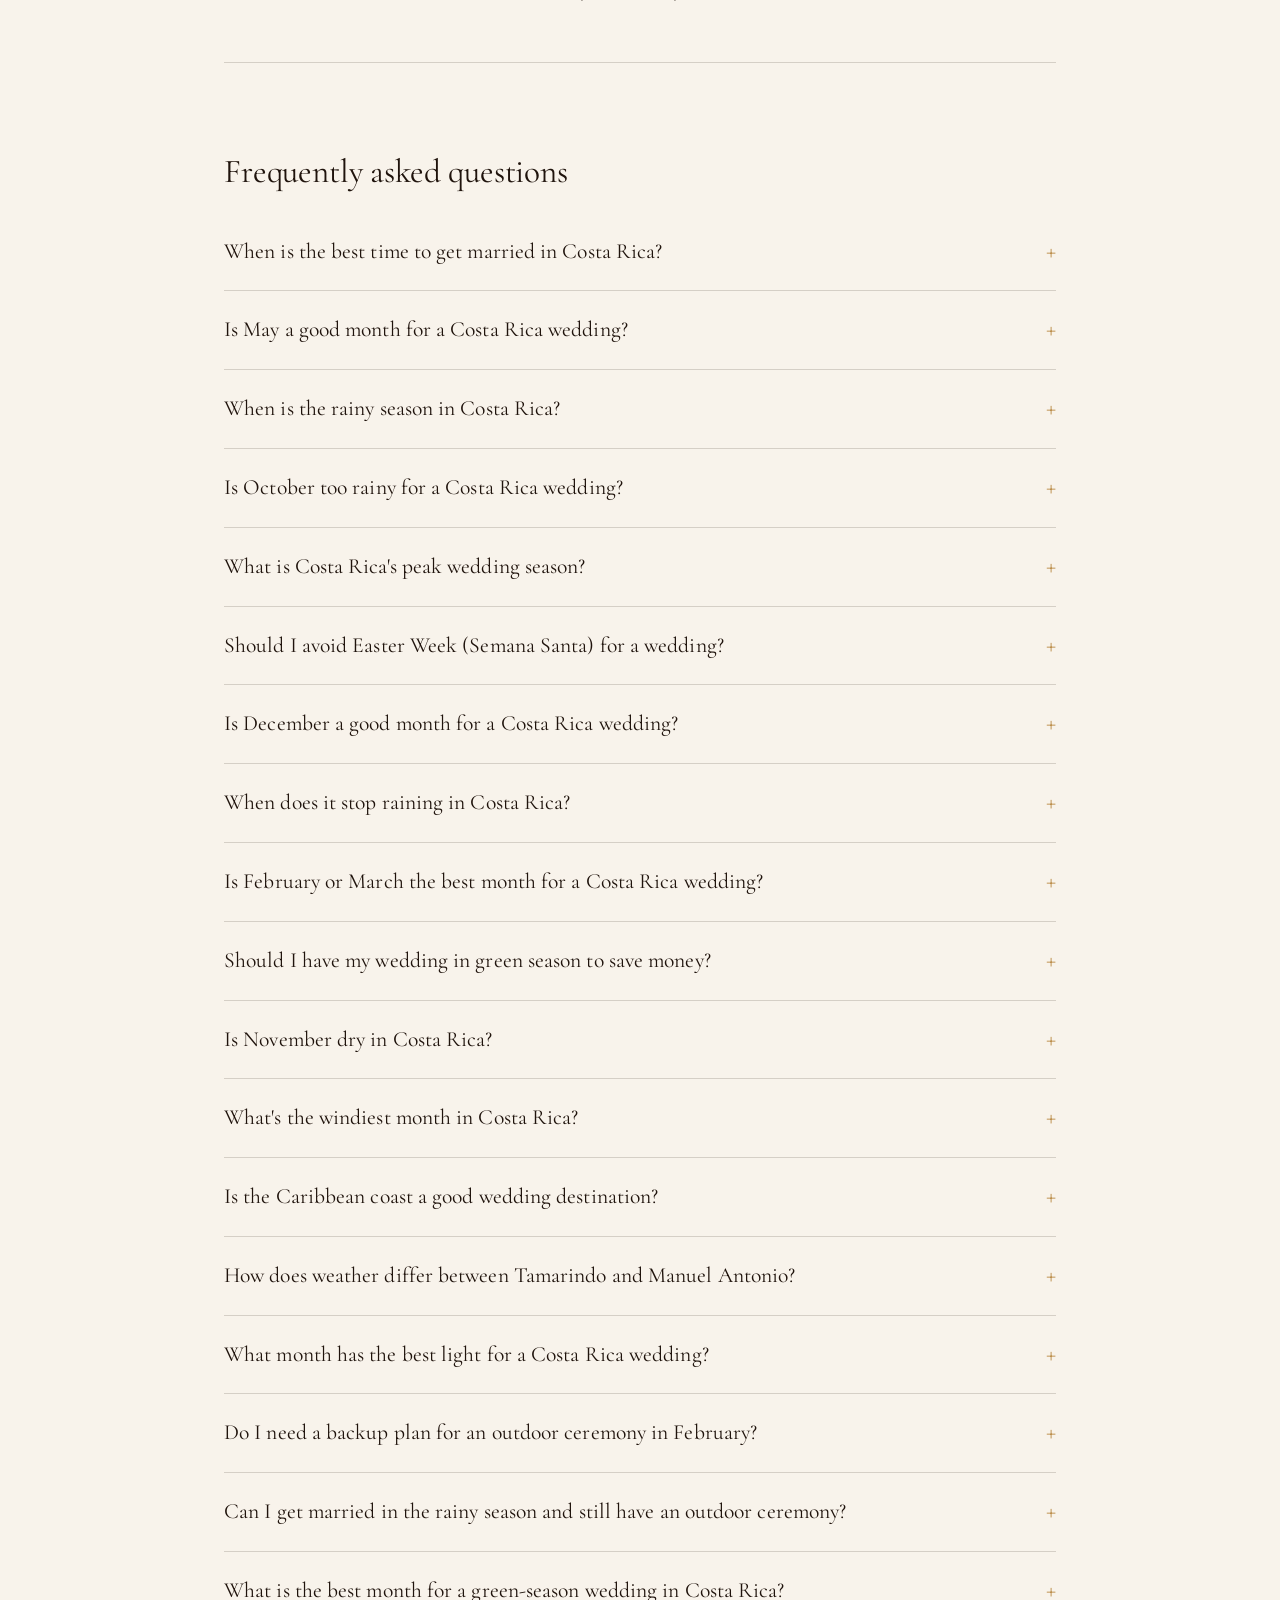
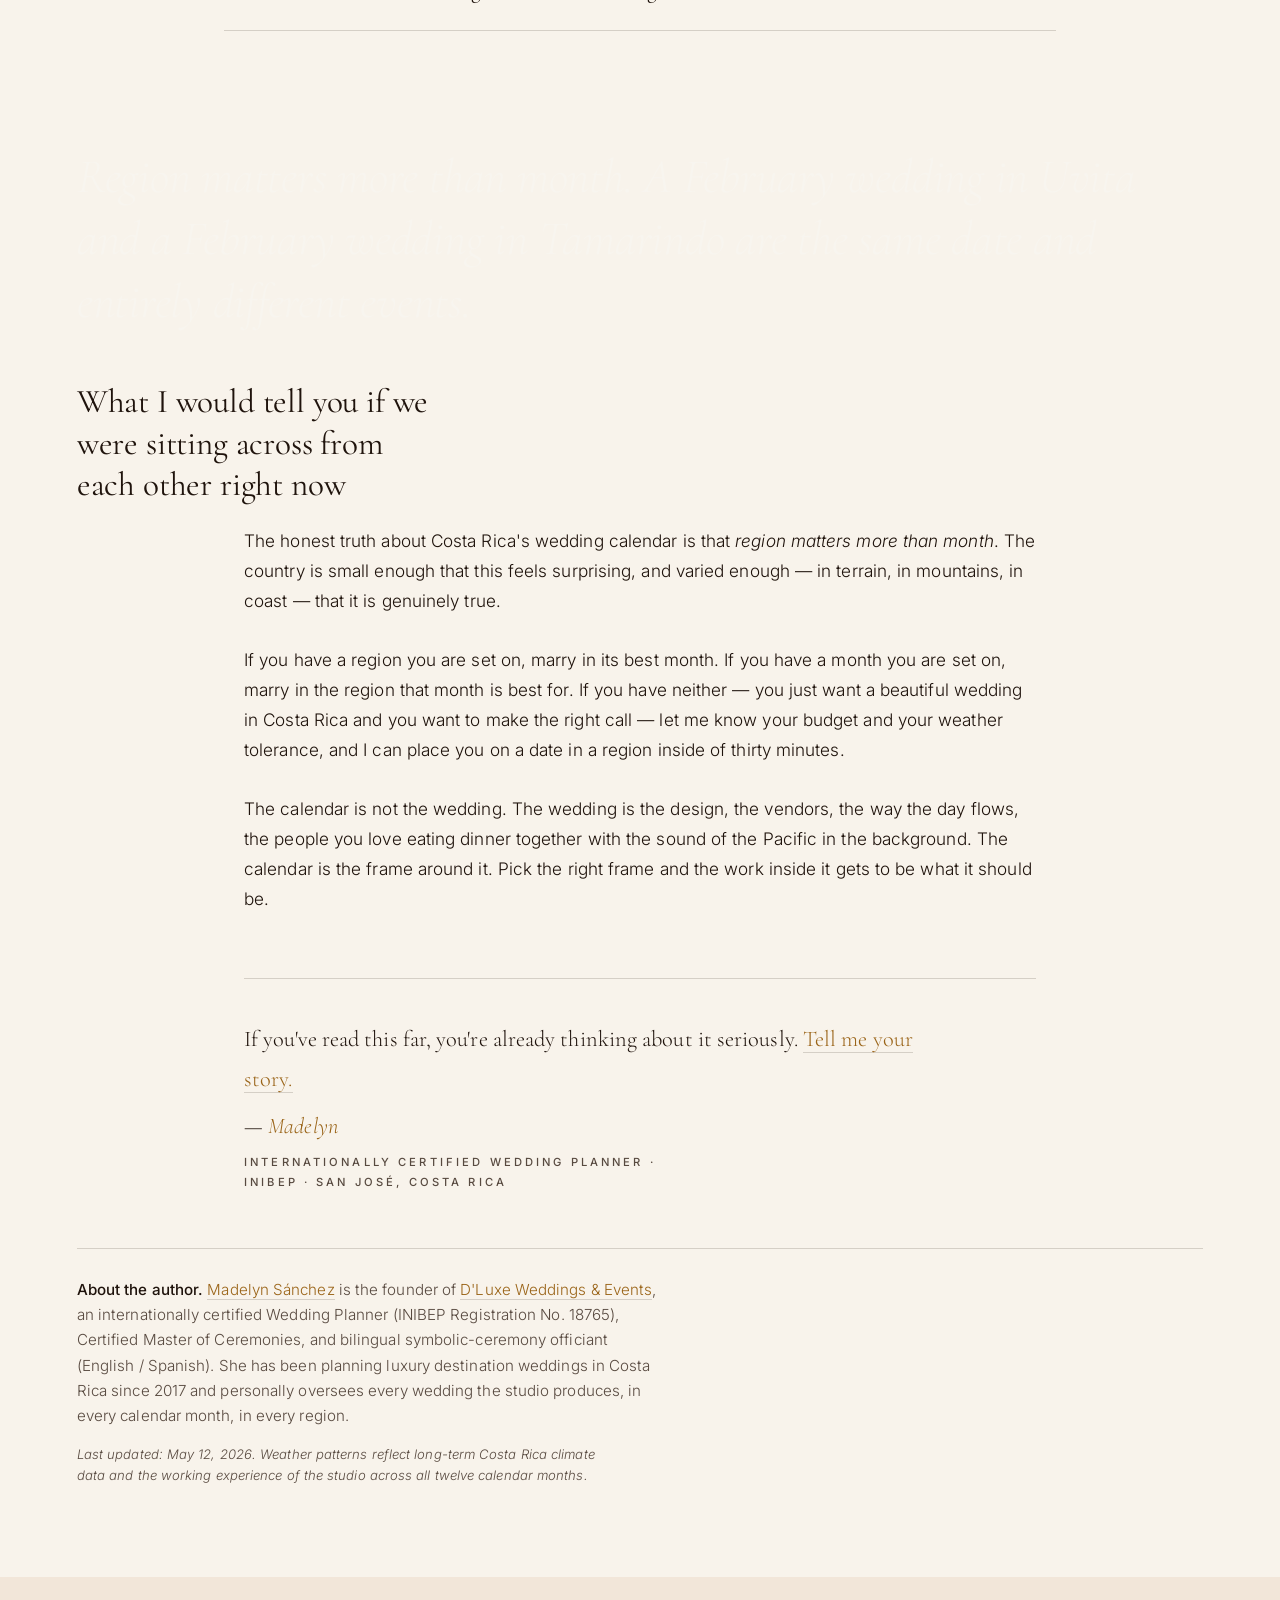
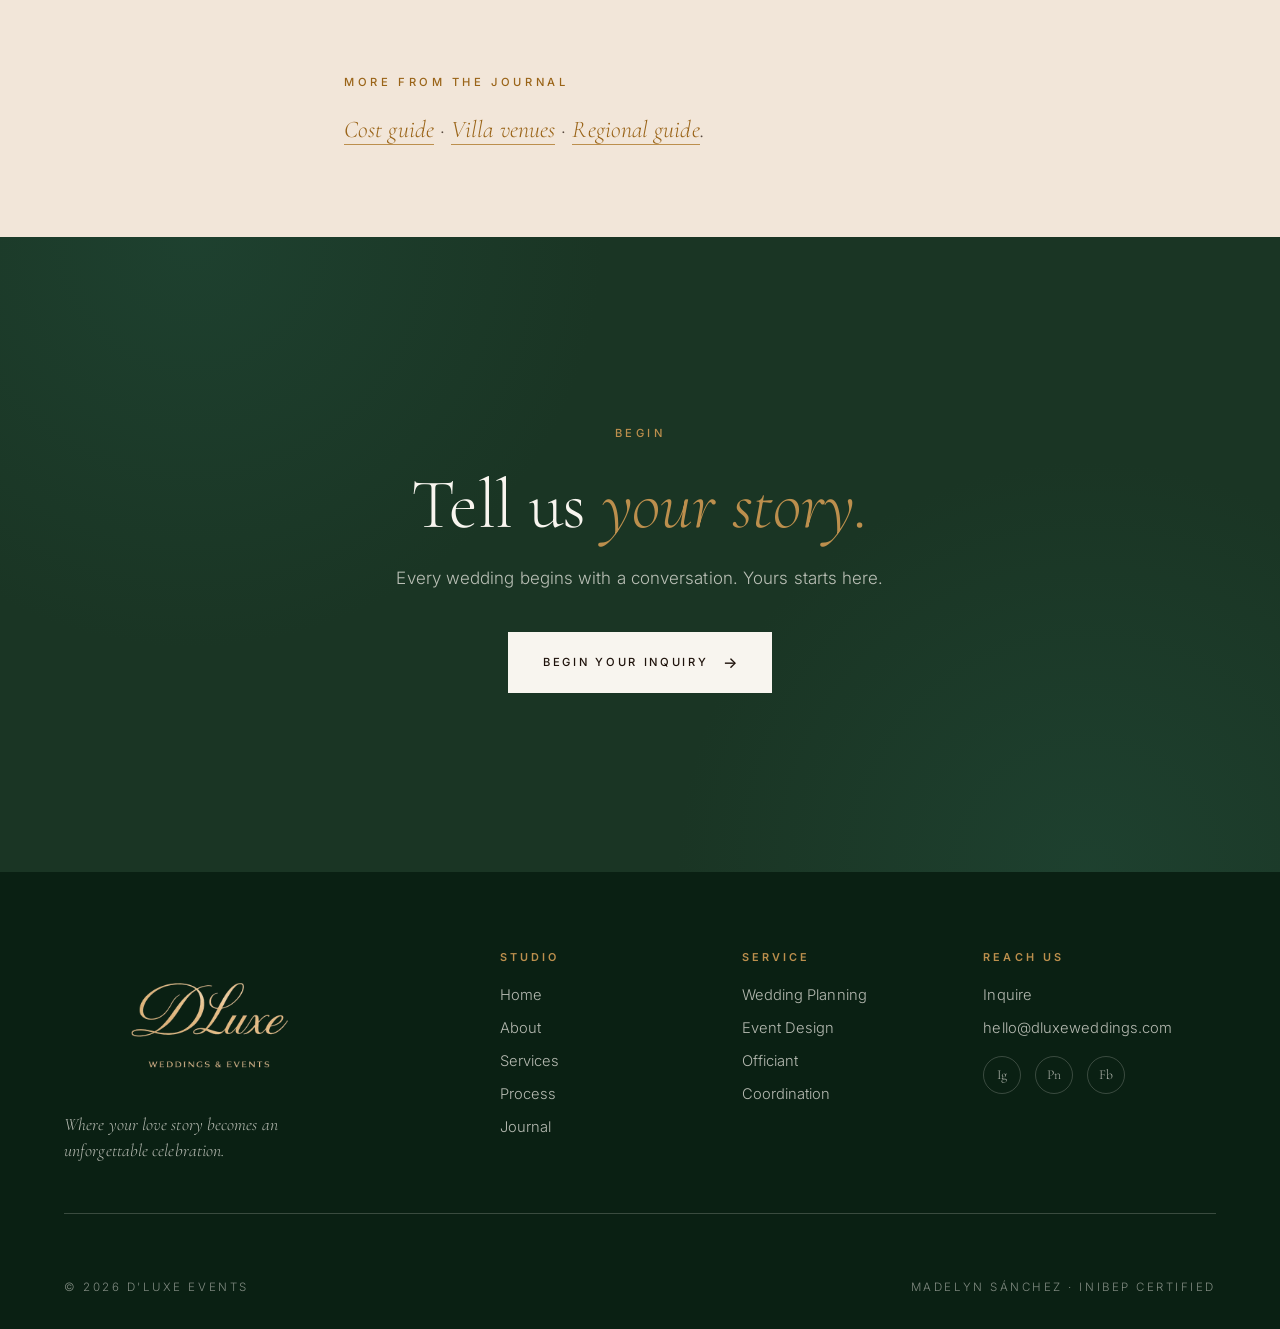
<file: journal/costa-rica-wedding-calendar-best-month.html>
<!DOCTYPE html>
<html lang="en">
<head>
<meta charset="UTF-8">
<meta name="viewport" content="width=device-width, initial-scale=1.0">
<title>Best Month for a Costa Rica Wedding (2026, By Region)</title>
<meta name="description" content="A region-by-region Costa Rica wedding calendar from INIBEP-certified planner Madelyn Sánchez. Month-by-month weather, pricing, and what to book.">
<meta name="author" content="Madelyn Sánchez">
<meta name="keywords" content="best month for costa rica wedding, costa rica wedding season, costa rica wedding calendar, green season wedding costa rica, dry season costa rica wedding, costa rica wedding weather, when to get married in costa rica">

<link rel="canonical" href="https://dluxeweddings.com/journal/costa-rica-wedding-calendar-best-month.html">

<meta property="og:type" content="article">
<meta property="og:site_name" content="D'Luxe Weddings & Events">
<meta property="og:title" content="Best Month for a Costa Rica Wedding (2026, By Region)">
<meta property="og:description" content="A region-by-region Costa Rica wedding calendar from INIBEP-certified planner Madelyn Sánchez. Month-by-month weather, pricing, and what to book.">
<meta property="og:url" content="https://dluxeweddings.com/journal/costa-rica-wedding-calendar-best-month.html">
<meta property="og:image" content="https://dluxeweddings.com/assets/images/dluxe-hero-wedding-calendar.png">
<meta property="og:image:alt" content="A Costa Rica villa terrace at golden hour, dressed for a wedding dinner, with a sculptural cloud bank catching late-afternoon light.">
<meta property="og:locale" content="en_US">
<meta property="article:published_time" content="2026-05-12T00:00:00Z">
<meta property="article:modified_time" content="2026-05-12T00:00:00Z">
<meta property="article:author" content="Madelyn Sánchez">
<meta property="article:section" content="Planning Guides">

<meta name="twitter:card" content="summary_large_image">
<meta name="twitter:title" content="Best Month for a Costa Rica Wedding (2026, By Region)">
<meta name="twitter:description" content="Month-by-month, region-by-region — the honest version of Costa Rica's wedding calendar.">
<meta name="twitter:image" content="https://dluxeweddings.com/assets/images/dluxe-hero-wedding-calendar.png">

<link rel="preconnect" href="https://fonts.googleapis.com">
<link rel="preconnect" href="https://fonts.gstatic.com" crossorigin>
<link href="https://fonts.googleapis.com/css2?family=Cormorant+Garamond:ital,wght@0,300;0,400;0,500;1,300;1,400;1,500&family=Inter:wght@300;400;500;600&display=swap" rel="stylesheet">
<link rel="stylesheet" href="../assets/css/style.css">
<link rel="icon" type="image/png" href="../assets/images/dluxe-icon-transparent.png">
<link rel="apple-touch-icon" href="../assets/images/dluxe-icon-transparent.png">
<link rel="alternate" type="application/rss+xml" title="D'Luxe Weddings &amp; Events — Journal" href="../feed.xml">

<script type="application/ld+json">
{
  "@context": "https://schema.org",
  "@graph": [
    {"@type":["Organization","ProfessionalService"],"@id":"https://dluxeweddings.com/#organization","name":"D'Luxe Weddings & Events","alternateName":"D'Luxe Events","url":"https://dluxeweddings.com/","logo":{"@type":"ImageObject","url":"https://dluxeweddings.com/assets/images/dluxe-logo-transparent.png"},"description":"A luxury wedding planning and event design studio in Costa Rica, led by Madelyn Sánchez, internationally certified by INIBEP.","email":"hello@dluxeweddings.com","areaServed":{"@type":"Country","name":"Costa Rica"},"knowsLanguage":["en","es"],"founder":{"@id":"https://dluxeweddings.com/about.html#madelyn"}},
    {"@type":"WebSite","@id":"https://dluxeweddings.com/#website","url":"https://dluxeweddings.com/","name":"D'Luxe Weddings & Events","publisher":{"@id":"https://dluxeweddings.com/#organization"},"inLanguage":"en"},
    {"@type":"Person","@id":"https://dluxeweddings.com/about.html#madelyn","name":"Madelyn Sánchez","givenName":"Madelyn","familyName":"Sánchez","jobTitle":"Wedding Planner & Certified Officiant","url":"https://dluxeweddings.com/about.html","image":"https://dluxeweddings.com/assets/images/madelyn%20v2.jpeg","worksFor":{"@id":"https://dluxeweddings.com/#organization"},"knowsLanguage":["en","es"],"knowsAbout":["Luxury destination weddings","Costa Rica wedding seasonality","Regional wedding planning in Costa Rica","Bilingual symbolic ceremonies"],"hasCredential":[{"@type":"EducationalOccupationalCredential","credentialCategory":"Certification","name":"INIBEP Certified International Wedding & Event Planner","identifier":"18765"},{"@type":"EducationalOccupationalCredential","credentialCategory":"Certification","name":"Certified Master of Ceremonies"},{"@type":"EducationalOccupationalCredential","credentialCategory":"Certification","name":"Bilingual Symbolic Ceremony Officiant (EN / ES)"}]},
    {"@type":"Article","@id":"https://dluxeweddings.com/journal/costa-rica-wedding-calendar-best-month.html#article","isPartOf":{"@id":"https://dluxeweddings.com/journal/#blog"},"headline":"The Costa Rica Wedding Calendar: Best Month to Marry, By Region (2026 Guide)","name":"Best Month for a Costa Rica Wedding (2026, By Region)","description":"A region-by-region Costa Rica wedding calendar from INIBEP-certified planner Madelyn Sánchez. Month-by-month weather, pricing, and what to book.","url":"https://dluxeweddings.com/journal/costa-rica-wedding-calendar-best-month.html","mainEntityOfPage":{"@type":"WebPage","@id":"https://dluxeweddings.com/journal/costa-rica-wedding-calendar-best-month.html"},"datePublished":"2026-05-12","dateModified":"2026-05-12","author":{"@id":"https://dluxeweddings.com/about.html#madelyn"},"publisher":{"@id":"https://dluxeweddings.com/#organization"},"image":{"@type":"ImageObject","url":"https://dluxeweddings.com/assets/images/dluxe-hero-wedding-calendar.png","caption":"A Costa Rica villa terrace at golden hour, dressed for a wedding dinner, with a sculptural cloud bank catching late-afternoon light."},"inLanguage":"en","wordCount":3800,"articleSection":"Planning Guides","keywords":"best month for costa rica wedding, costa rica wedding season, costa rica wedding calendar, green season wedding costa rica, dry season costa rica wedding, costa rica wedding weather, when to get married in costa rica","about":[{"@type":"Thing","name":"Costa Rica wedding seasonality"},{"@type":"Thing","name":"Destination wedding planning"},{"@type":"Place","name":"Costa Rica"}],"speakable":{"@type":"SpeakableSpecification","cssSelector":[".post-tldr",".post-callout",".post-faq-body"]}},
    {"@type":"BreadcrumbList","itemListElement":[{"@type":"ListItem","position":1,"name":"Home","item":"https://dluxeweddings.com/"},{"@type":"ListItem","position":2,"name":"Journal","item":"https://dluxeweddings.com/journal/"},{"@type":"ListItem","position":3,"name":"Costa Rica Wedding Calendar 2026","item":"https://dluxeweddings.com/journal/costa-rica-wedding-calendar-best-month.html"}]},
    {"@type":"FAQPage","@id":"https://dluxeweddings.com/journal/costa-rica-wedding-calendar-best-month.html#faq","mainEntity":[
      {"@type":"Question","name":"When is the best time to get married in Costa Rica?","acceptedAnswer":{"@type":"Answer","text":"Dry season — December through April — is the safest weather window across the entire country. Within that, February and March are the cleanest, driest, and most reliable. They are also the most expensive and the most booked. For couples seeking better value with low weather risk, late October to early November in Guanacaste is the planner's quiet favorite."}},
      {"@type":"Question","name":"Is May a good month for a Costa Rica wedding?","acceptedAnswer":{"@type":"Answer","text":"In Guanacaste, yes — May is mostly dry, with afternoon showers that rarely interfere with evening ceremonies. May ceremonies in Tamarindo, Papagayo, and Las Catalinas are some of the most beautiful I produce. In Manuel Antonio and the South Pacific, May begins to be genuinely wet."}},
      {"@type":"Question","name":"When is the rainy season in Costa Rica?","acceptedAnswer":{"@type":"Answer","text":"The rainy (green) season runs from May through November on the Pacific coast and through the Central Valley. The Caribbean coast runs on a different calendar — its driest months are September and October. The wettest months on the Pacific are September and October."}},
      {"@type":"Question","name":"Is October too rainy for a Costa Rica wedding?","acceptedAnswer":{"@type":"Answer","text":"For Manuel Antonio, Uvita, and the South Pacific — yes, October is genuinely wet. For Guanacaste, October is wetter than February but still produces beautiful weddings, especially in the final week of the month when the shoulder season begins."}},
      {"@type":"Question","name":"What is Costa Rica's peak wedding season?","acceptedAnswer":{"@type":"Answer","text":"December through April. Within that, January through March is the peak of the peak. Demand and pricing are highest, top venues book 14 to 18 months ahead, and weather risk is lowest."}},
      {"@type":"Question","name":"Should I avoid Easter Week (Semana Santa) for a wedding?","acceptedAnswer":{"@type":"Answer","text":"Yes. Most of Costa Rica closes for Semana Santa. Many vendors are unavailable. Lodging is booked solid with domestic tourism. Pricing surges. Check the date each year and plan around it."}},
      {"@type":"Question","name":"Is December a good month for a Costa Rica wedding?","acceptedAnswer":{"@type":"Answer","text":"December is excellent for weather — dry across the country, with the landscape still lush from the November rain. The trade-off is holiday demand: the week between Christmas and New Year is the most expensive wedding week of the year."}},
      {"@type":"Question","name":"When does it stop raining in Costa Rica?","acceptedAnswer":{"@type":"Answer","text":"In Guanacaste, the rain meaningfully eases by mid-to-late November. In Central Pacific, by mid-to-late November. In South Pacific, by early December. The country is fully into dry season by December 10 in most years."}},
      {"@type":"Question","name":"Is February or March the best month for a Costa Rica wedding?","acceptedAnswer":{"@type":"Answer","text":"Both are excellent and broadly equivalent for weather. February is windier (peak trade winds); March is hotter (inland highs in the 90s). February gives slightly more reliable sunsets; March gives more guest-comfortable temperatures along the coast."}},
      {"@type":"Question","name":"Should I have my wedding in green season to save money?","acceptedAnswer":{"@type":"Answer","text":"If you understand the trade-off and you build a real tent contingency, yes — green season can save 10–20% on venue and offer better vendor availability. The right way is to design with the rain in mind, choose a region (Guanacaste) where the rain is more predictable, and budget the tent."}},
      {"@type":"Question","name":"Is November dry in Costa Rica?","acceptedAnswer":{"@type":"Answer","text":"The first three weeks of November in Guanacaste are mostly dry. Central Pacific dries through the month. South Pacific lags about two weeks behind. November is the most important transitional month for couples seeking shoulder-season value in Guanacaste."}},
      {"@type":"Question","name":"What is the windiest month in Costa Rica?","acceptedAnswer":{"@type":"Answer","text":"February in Guanacaste, with January and early March close behind. Trade winds are strong, the air is dry, and beach ceremonies require wind-aware design."}},
      {"@type":"Question","name":"Is the Caribbean coast a good wedding destination?","acceptedAnswer":{"@type":"Answer","text":"For most luxury couples, no — the road, the lodging infrastructure, and the vendor depth are not at the level needed to produce a luxury wedding. The Caribbean's biggest selling point is that it runs on an inverted calendar (driest in September and October)."}},
      {"@type":"Question","name":"How does weather differ between Tamarindo and Manuel Antonio?","acceptedAnswer":{"@type":"Answer","text":"Significantly. Tamarindo (Guanacaste) is the country's driest wedding region. Manuel Antonio (Central Pacific) is noticeably wetter — its peak rain months (August through October) are genuinely wet, while Tamarindo in the same months is mostly afternoon-shower. The two regions are four hours apart by road and feel like different climates."}},
      {"@type":"Question","name":"What month has the best light for a Costa Rica wedding?","acceptedAnswer":{"@type":"Answer","text":"Late June through July in Guanacaste, post-shower. The atmospheric quality after a green-season rain produces some of the most cinematic golden-hour light. February's light is cleaner but harder; June's light is softer and more layered."}},
      {"@type":"Question","name":"Do I need a backup plan for an outdoor ceremony in February?","acceptedAnswer":{"@type":"Answer","text":"Not seriously — February in Guanacaste is the safest weather month of the year, and most February ceremonies are produced fully outdoors without a tent. I do still budget a $2,000–$3,000 small-cover contingency at outdoor venues for peace of mind."}},
      {"@type":"Question","name":"Can I get married in the rainy season and still have an outdoor ceremony?","acceptedAnswer":{"@type":"Answer","text":"Yes — but you build the design around the rain pattern, not against it. In Guanacaste, schedule the ceremony for 4:30–5:30pm to catch the post-shower clearing. Design with a tent contingency that enhances rather than emergency-covers."}},
      {"@type":"Question","name":"What is the best month for a green-season wedding in Costa Rica?","acceptedAnswer":{"@type":"Answer","text":"June in Guanacaste, by my preference. Predictable rain pattern, deep savings on pricing, generous vendor availability, and post-shower light that produces some of my favorite weddings of the year. Late October to early November is the alternative for couples who want even less rain risk while staying in green-season pricing."}}
    ]}
  ]
}
</script>
</head>
<body>

<nav class="nav">
  <a href="../index.html" class="brand" aria-label="D'Luxe Weddings &amp; Events — Home"><img src="../assets/images/dluxe-logo-transparent.png" alt="D'Luxe Weddings &amp; Events"></a>
  <button class="nav-toggle" aria-label="Menu"><span></span><span></span><span></span></button>
  <ul class="nav-links">
    <li><a href="../index.html">Home</a></li>
    <li><a href="../about.html">About</a></li>
    <li><a href="../services.html">Services</a></li>
    <li><a href="../process.html">Process</a></li>
    <li><a href="index.html" class="active">Journal</a></li>
    <li><a href="../contact.html" class="nav-cta">Inquire</a></li>
  </ul>
</nav>

<header class="page-head post-head">
  <div class="wrap-fluid">
    <p class="crumb"><a href="../index.html">Home</a> &nbsp;·&nbsp; <a href="index.html">Journal</a> &nbsp;·&nbsp; Wedding Calendar</p>
    <h1 class="post-title">The Costa Rica wedding calendar — the <span class="it">best</span> month to marry, by region.</h1>
    <div class="post-meta">
      <span class="post-byline">By <a href="../about.html#madelyn"><strong>Madelyn Sánchez</strong></a></span>
      <span class="post-divider">·</span>
      <time datetime="2026-05-12">May 12, 2026</time>
      <span class="post-divider">·</span>
      <span>15 min read</span>
      <span class="post-divider">·</span>
      <span>Planning Guides</span>
    </div>
  </div>
</header>

<article class="post">
  <div class="wrap-fluid post-body">

    <div class="post-tldr">
      <span class="eyebrow">The short answer</span>
      <p>Costa Rica has two seasons. Dry season (December through April) is the safest weather bet for any region and the peak of wedding demand — higher pricing, longer lead times, lowest weather risk. Green season (May through November) trades 10–20% lower venue pricing for weather risk that varies dramatically by region. <strong>Guanacaste is the driest part of the country, even inside green season. Manuel Antonio and the South Pacific are the wettest.</strong> The right month for your wedding depends almost entirely on which coast you're standing on.</p>
    </div>

    <p class="dropcap">I have produced weddings in every calendar month, in every region of Costa Rica. February dawns in Tamarindo where the trade winds will not stop until you stake the linens. June afternoons at a private villa in Las Catalinas where it rained for forty-five minutes at 3pm, exactly when I'd told the couple it would, and then the sky cleared and the sunset was the most beautiful one I have ever produced a wedding under. The first real rain of the year at Manuel Antonio in late April, which arrives one evening with no announcement and rearranges everything for the next six months.</p>

    <p>This is the version of the seasonal conversation I would have with you in person. It is the version most wedding websites won't give you because the easy answer is "December to April" and the easy answer sells more shoulder-season inquiries. I would rather you marry in the right month for the <em>right</em> region than book a dry-season Saturday and never know that your same wedding, in late October, would have cost 15% less and been just as beautiful.</p>

    <h2>The two seasons, honestly explained</h2>

    <p>Costa Rica has two seasons, not four. <em>Verano</em> (summer) and <em>invierno</em> (winter) — and they sit roughly opposite to the U.S. and European calendars, which trips up half the couples I work with.</p>

    <p><strong>Dry season — verano — December through April.</strong> This is the country's "summer." The skies are clean, the trade winds are reliable, the rivers are low. It is also the country's high tourism season — flights are more expensive, hotels are more expensive, and the best wedding venues book 14 to 18 months ahead. Weather risk is low. Demand risk is high.</p>

    <p><strong>Green season — invierno — May through November.</strong> This is the country's "winter." The land turns vivid green. Mornings are clear and bright. Afternoons bring rain — sometimes a fifteen-minute downpour, sometimes a longer storm — and evenings clear back out, often beautifully. Hotels discount. Vendors are more available. Some weeks are so dry you would not know it was the rainy season. Other weeks, especially September and October at certain venues, can be genuinely wet.</p>

    <h2>Regional weather is not uniform — the whole thesis of this piece</h2>

    <p>If you remember nothing else from this post, remember this: <strong>Costa Rica's weather is not the same on both coasts, or in both halves of the same coast.</strong> A "rainy" month in Manuel Antonio can be a perfect month in Tamarindo, four hours away.</p>

    <h3>Guanacaste — Tamarindo, Papagayo, Las Catalinas, Playa Conchal, Playa Hermosa</h3>
    <p>The driest region of the country. Guanacaste sits in a rain shadow created by the country's central mountain range. <em>Even in green season</em>, Guanacaste's rain pattern is mostly: clear morning, mid-afternoon shower, clear evening. May, June, and November can be entirely usable for outdoor weddings. This is where I would recommend any couple worried about weather marry — especially in late October, early November, or late April.</p>

    <h3>Central Pacific — Manuel Antonio, Jacó, Quepos</h3>
    <p>A significantly wetter region than Guanacaste. May through July is moderate green season. <strong>August through October is genuinely wet.</strong> I have produced weddings at Manuel Antonio in October that were entirely outdoor and beautiful; I have also produced one where it rained for eleven hours straight. If you are set on Manuel Antonio, my honest recommendation is January through early April, or late November through early December.</p>

    <h3>South Pacific — Uvita, Dominical, the Osa Peninsula</h3>
    <p>The wettest of the regions I produce weddings in. The Osa Peninsula is one of the rainiest parts of Costa Rica, full stop. <strong>September and October are the wettest months of the year here.</strong> December through March is the clean window.</p>

    <h3>Caribbean coast — Puerto Viejo, Cahuita</h3>
    <p>The Caribbean coast runs on a different calendar entirely. <strong>Its driest months are September and October</strong> — the exact months when the Pacific is at its wettest. Most couples don't know the Caribbean inverts the country's pattern.</p>

    <h2>The big table — month by month, region by region</h2>

    <p>Print it. Send it to your partner. The shorthand: <strong>Dry</strong> = reliably clear. <strong>Light Rain</strong> = mostly clear, possible afternoon shower. <strong>Heavy Rain</strong> = real weather risk, build tent contingency.</p>

    <div class="post-table-wrap">
      <table class="post-table">
        <caption>Costa Rica wedding weather by month and region (2026)</caption>
        <thead><tr><th scope="col">Month</th><th scope="col">Guanacaste</th><th scope="col">Central Pacific</th><th scope="col">South Pacific</th><th scope="col">Notes</th></tr></thead>
        <tbody>
          <tr><td><strong>January</strong></td><td>Dry</td><td>Dry</td><td>Dry</td><td class="note">Peak season. Book 14–18 mo ahead.</td></tr>
          <tr><td><strong>February</strong></td><td>Dry</td><td>Dry</td><td>Dry</td><td class="note">Driest, breeziest month. Strong trade winds.</td></tr>
          <tr><td><strong>March</strong></td><td>Dry</td><td>Dry</td><td>Dry</td><td class="note">Hottest month. Spring break demand.</td></tr>
          <tr><td><strong>April</strong></td><td>Dry / Transition (late)</td><td>Dry / Transition (late)</td><td>Transition</td><td class="note">Watch Semana Santa — country closes.</td></tr>
          <tr><td><strong>May</strong></td><td>Light Rain</td><td>Light Rain</td><td>Light to Heavy Rain</td><td class="note">Green season begins. Guanacaste still usable.</td></tr>
          <tr><td><strong>June</strong></td><td>Light Rain</td><td>Light Rain</td><td>Heavy Rain</td><td class="note">The planner's hidden gem in Guanacaste.</td></tr>
          <tr><td><strong>July</strong></td><td>Light Rain</td><td>Light Rain</td><td>Heavy Rain</td><td class="note">"Veranillo de San Juan" — brief mid-month dry window.</td></tr>
          <tr><td><strong>August</strong></td><td>Light Rain</td><td>Heavy Rain</td><td>Heavy Rain</td><td class="note">Demand softens. Guanacaste still workable.</td></tr>
          <tr><td><strong>September</strong></td><td>Light Rain</td><td>Heavy Rain</td><td>Heavy Rain (peak)</td><td class="note">Wettest month on Pacific. Caribbean is dry.</td></tr>
          <tr><td><strong>October</strong></td><td>Light Rain / Dry (late)</td><td>Heavy Rain</td><td>Heavy Rain (peak)</td><td class="note">Late October Guanacaste = the bargain window.</td></tr>
          <tr><td><strong>November</strong></td><td>Dry (mostly)</td><td>Light Rain / Dry (late)</td><td>Light Rain</td><td class="note">Guanacaste re-opens. Excellent value early-month.</td></tr>
          <tr><td><strong>December</strong></td><td>Dry</td><td>Dry</td><td>Dry</td><td class="note">Dry season returns. Holiday demand spikes.</td></tr>
        </tbody>
      </table>
    </div>

    <h2>The twelve months, written out</h2>

    <h3>January — peak season, deepest dry</h3>
    <p>January in Guanacaste is the cleanest weather window of the year. Trade winds are strong but the air is dry, the sky is clean, the sunsets are reliable. Mornings break with a sharp clarity you don't get later in the year. Central Pacific and South Pacific are also dry — this is one of the few months I would book an outdoor ceremony anywhere in the country without a tent. The cost: this is peak season. Venues are at their highest pricing. Top private estates book 14 to 18 months out for January Saturdays.</p>

    <h3>February — driest, windiest</h3>
    <p>February is the driest month of the year. It is also, for Guanacaste, the windiest — trade winds peak. Beach ceremonies require wind-aware design (no loose linens, no unsecured candles, hair pinned harder than the bride is used to). Demand is at peak. Valentine's weekend in particular pushes pricing on photographers and select florists.</p>

    <h3>March — hottest, last reliably dry month</h3>
    <p>March is hot. Inland temperatures can reach the high 90s; the coast moderates with sea breeze but the midday sun is genuinely strong. Plan ceremony times accordingly — a 4pm ceremony in Guanacaste in March can be uncomfortable for guests on a beach without shade. I move most March ceremonies to 4:30 or 5pm. Spring break demand from the U.S. layers onto wedding demand. Lodging is at its tightest.</p>

    <h3>April — the transition, watch Semana Santa</h3>
    <p>Early April is still dry. <strong>Late April is when the first real rain typically arrives</strong> — sometimes a dramatic evening downpour, sometimes a series of soft afternoon showers that build over a week. The exact date varies year to year.</p>
    <p>The big honest flag for April: <strong>Semana Santa</strong> (Easter Week). Most of Costa Rica essentially closes for the week leading into and including Easter Sunday. Many vendors are unavailable. Lodging is booked solid with domestic tourism. Pricing surges. I strongly recommend marrying <em>outside</em> Semana Santa for any April wedding.</p>

    <h3>May — green season begins, Guanacaste still workable</h3>
    <p>May is where the regional differences begin to matter intensely. In <strong>Guanacaste</strong>, May is still mostly dry — the first rains arrive in the afternoon, often a 30-minute shower at 3 or 4pm, and clear by ceremony time. May ceremonies in Tamarindo or Papagayo are some of the most beautiful I produce. In <strong>Central Pacific</strong>, May is moderate green. In <strong>South Pacific</strong>, May is real rain. Pricing: 10–20% venue relief begins in May.</p>

    <h3>June — the planner's hidden Guanacaste gem</h3>
    <p>June is the month I quietly recommend to couples who want a Guanacaste wedding at meaningful savings. The pattern in Tamarindo, Papagayo, and Las Catalinas in June is reliable: clear sunrise, sunny morning, building cumulus by noon, afternoon shower between 2 and 5pm, clearing by sunset. Ceremonies at 4:30–5:30pm consistently catch the clear-evening window. Sunsets in late June in Guanacaste are some of the most cinematic of the year — the post-shower atmosphere makes the light do things you cannot manufacture.</p>

    <h3>July — green with a mid-month surprise</h3>
    <p>Costa Rica has a phenomenon called the <em>veranillo de San Juan</em> — a small dry window that often arrives in mid-July, somewhere between July 10 and July 25, lasting four to ten days. Skies clear, the air dries, and the country gets a brief reset before the deeper rains of August and September.</p>

    <h3>August — Guanacaste workable, elsewhere genuinely wet</h3>
    <p>August begins the deeper green season. Guanacaste is still workable. Central Pacific and South Pacific are entering their wettest stretch. Demand softens further. Many of the top venues will quote noticeably better pricing in August than in March.</p>

    <h3>September — the wettest Pacific month, the cheapest pricing</h3>
    <p>September is the wettest month on the Pacific coast. This is the cheapest month to marry in Costa Rica. If you are pricing-sensitive, value-seeking, willing to design for weather rather than against it, and you understand the tradeoff, September is the bargain. The country flip-side: the Caribbean coast is at its driest in September.</p>

    <h3>October — Pacific still wet, Guanacaste shoulder begins</h3>
    <p>Early October mirrors September on the Pacific — wet. <strong>But late October is the shoulder.</strong> Guanacaste's rain pattern starts to ease in the final week. The last week of October in Guanacaste is one of my favorite quiet recommendations.</p>

    <h3>November — Guanacaste re-opens, the bargain windows close</h3>
    <p>November is the most important transitional month for couples who want a value wedding. In <strong>Guanacaste</strong>, November is mostly dry — particularly the first three weeks. The trade winds return, the skies clean up, and pricing remains in green-season territory through about mid-month before December rates and demand begin to surge.</p>

    <h3>December — dry season returns, holiday demand spikes</h3>
    <p>December is dry across most of the country. The grass is still bright green from the November rain — December has some of the most photogenic landscape of the year. The cost: December is peak holiday demand. The week between Christmas and New Year is the highest-priced wedding week of the year. If you want December, marry the first two weeks and book 16+ months out.</p>

    <h2>Best month for a Tamarindo / Guanacaste wedding</h2>
    <p><strong>February or March.</strong> Peak dry, peak everything. If you want the cleanest possible weather, the most reliable sunset light, and the certainty that nothing about the calendar will surprise you, you marry in late February or early March in Guanacaste. The one caveat: trade winds. February is the windiest month of the year on the Pacific coast. Build for it.</p>

    <h2>Best month for a green-season bargain (the planner's secret)</h2>
    <p><strong>Late October to early November, in Guanacaste.</strong> This is the answer most couples never get told. The dry season has not yet returned, but the deep green has begun to end. Guanacaste is mostly clear, the land is at its most lush, pricing is still in green-season territory (10–20% under February), and demand is at its lowest before the December surge. Same recommendation does <em>not</em> apply to Manuel Antonio or Uvita in late October — those regions are still genuinely wet.</p>

    <h2>Best month for couples who don't mind some rain</h2>
    <p><strong>June, in Guanacaste.</strong> June is the most consistently <em>workable</em> deep green-season month in the country's driest region. The rain pattern is predictable — clear mornings, afternoon shower, clear evenings — and the savings are real. The honest tradeoff: you build the design with the rain in mind. Tent contingency is real. The ceremony time is set to catch the post-shower clearing.</p>

    <h2>What to budget for weather — the tent contingency</h2>

    <p>This is the section every couple wants me to skip, and the one I will never let them.</p>

    <p>If you are marrying in green season (May through November) anywhere in Costa Rica, or in late April or early December in transitional weather, <strong>you build a tent contingency into the budget from day one</strong>. Not as an option. As a line item.</p>

    <ul class="post-list">
      <li><strong>$4,000–$6,000</strong> for a smaller wedding (40–60 guests), modest tent, basic flooring, lighting integration</li>
      <li><strong>$6,000–$9,000</strong> for a mid-size wedding (70–90 guests), pole tent or clearspan, more refined flooring, integrated lighting</li>
      <li><strong>$9,000–$12,000+</strong> for a full-estate wedding (100+ guests), clearspan structure, climate considerations, full-design integration</li>
    </ul>

    <div class="post-callout"><p><strong>The single biggest mistake I see couples make:</strong> skipping the tent contingency to save $5,000, then paying $400 cash for an emergency canopy rental at 4pm on the day of the wedding because the sky opened. The 13% IVA on a real tent is built in. The 4pm emergency rental is not.</p></div>

    <h2>A note on Semana Santa — the week to avoid</h2>

    <p>Every April, Costa Rica observes <strong>Semana Santa</strong> (Holy Week / Easter Week), the week leading into Easter Sunday. Most of the country closes. Banks, government offices, many restaurants, much of the vendor community — closed. Local lodging is booked solid with Tico domestic tourism. Pricing surges across hotels and flights. Many of the best vendors I work with take the entire week off and will not produce a wedding during Semana Santa for any price.</p>

    <p>I recommend avoiding Semana Santa entirely. Check the dates each year (Easter 2026 is April 5; Easter 2027 is March 28; Easter 2028 is April 16) and plan around them.</p>

    <section class="post-faq" id="faq" aria-labelledby="post-faq-heading">
      <h2 id="post-faq-heading" class="post-faq-heading">Frequently asked questions</h2>

      <details class="post-faq-item"><summary>When is the best time to get married in Costa Rica?</summary><div class="post-faq-body"><p>Dry season — December through April — is the safest weather window across the entire country. Within that, February and March are the cleanest, driest, and most reliable. They are also the most expensive and the most booked. For couples seeking better value with low weather risk, late October to early November in Guanacaste is the planner's quiet favorite.</p></div></details>

      <details class="post-faq-item"><summary>Is May a good month for a Costa Rica wedding?</summary><div class="post-faq-body"><p>In Guanacaste, yes — May is mostly dry, with afternoon showers that rarely interfere with evening ceremonies. May ceremonies in Tamarindo, Papagayo, and Las Catalinas are some of the most beautiful I produce. In Manuel Antonio and the South Pacific, May begins to be genuinely wet — plan accordingly.</p></div></details>

      <details class="post-faq-item"><summary>When is the rainy season in Costa Rica?</summary><div class="post-faq-body"><p>The rainy (green) season runs from May through November on the Pacific coast and through the Central Valley. The Caribbean coast runs on a different calendar — its driest months are September and October. The wettest months on the Pacific are September and October.</p></div></details>

      <details class="post-faq-item"><summary>Is October too rainy for a Costa Rica wedding?</summary><div class="post-faq-body"><p>For Manuel Antonio, Uvita, and the South Pacific — yes, October is genuinely wet. For Guanacaste, October is wetter than February but still produces beautiful weddings, especially in the final week of the month when the shoulder season begins.</p></div></details>

      <details class="post-faq-item"><summary>What is Costa Rica's peak wedding season?</summary><div class="post-faq-body"><p>December through April. Within that, January through March is the peak of the peak. Demand and pricing are highest, top venues book 14 to 18 months ahead, and weather risk is lowest.</p></div></details>

      <details class="post-faq-item"><summary>Should I avoid Easter Week (Semana Santa) for a wedding?</summary><div class="post-faq-body"><p>Yes. Most of Costa Rica closes for Semana Santa. Many vendors are unavailable. Lodging is booked solid with domestic tourism. Pricing surges. Check the date each year and plan around it.</p></div></details>

      <details class="post-faq-item"><summary>Is December a good month for a Costa Rica wedding?</summary><div class="post-faq-body"><p>December is excellent for weather — dry across the country, with the landscape still lush from the November rain. The trade-off is holiday demand: the week between Christmas and New Year is the most expensive wedding week of the year. If you want December, marry the first two weeks and book early.</p></div></details>

      <details class="post-faq-item"><summary>When does it stop raining in Costa Rica?</summary><div class="post-faq-body"><p>In Guanacaste, the rain meaningfully eases by mid-to-late November. In Central Pacific, by mid-to-late November. In South Pacific, by early December. The country is fully into dry season by December 10 in most years.</p></div></details>

      <details class="post-faq-item"><summary>Is February or March the best month for a Costa Rica wedding?</summary><div class="post-faq-body"><p>Both are excellent and broadly equivalent for weather. February is windier (peak trade winds); March is hotter (inland highs in the 90s). February gives you slightly more reliable sunsets; March gives you more guest-comfortable temperatures along the coast. I marry slightly more couples in March than February for that reason.</p></div></details>

      <details class="post-faq-item"><summary>Should I have my wedding in green season to save money?</summary><div class="post-faq-body"><p>If you understand the trade-off and you build a real tent contingency, yes — green season can save 10–20% on venue and offer better vendor availability. The wrong way to use green season is to assume "it might not rain." The right way is to design with the rain in mind, choose a region (Guanacaste) where the rain is more predictable, and budget the tent.</p></div></details>

      <details class="post-faq-item"><summary>Is November dry in Costa Rica?</summary><div class="post-faq-body"><p>The first three weeks of November in Guanacaste are mostly dry. Central Pacific dries through the month. South Pacific lags about two weeks behind. November is the most important transitional month for couples seeking shoulder-season value in Guanacaste.</p></div></details>

      <details class="post-faq-item"><summary>What's the windiest month in Costa Rica?</summary><div class="post-faq-body"><p>February in Guanacaste, with January and early March close behind. Trade winds are strong, the air is dry, and beach ceremonies require wind-aware design (no loose linens, weighted floral, hair plans built for the breeze).</p></div></details>

      <details class="post-faq-item"><summary>Is the Caribbean coast a good wedding destination?</summary><div class="post-faq-body"><p>For most luxury couples, no — the road, the lodging infrastructure, and the vendor depth are not at the level needed to produce a luxury wedding. The Caribbean's biggest selling point is that it runs on an inverted calendar (driest in September and October), but the broader logistics make it a niche choice.</p></div></details>

      <details class="post-faq-item"><summary>How does weather differ between Tamarindo and Manuel Antonio?</summary><div class="post-faq-body"><p>Significantly. Tamarindo (Guanacaste) is the country's driest wedding region, with reliable trade winds and predictable rain patterns even in green season. Manuel Antonio (Central Pacific) is noticeably wetter — its peak rain months (August through October) are genuinely wet, while Tamarindo in the same months is mostly afternoon-shower. The two regions are four hours apart by road and feel like different climates.</p></div></details>

      <details class="post-faq-item"><summary>What month has the best light for a Costa Rica wedding?</summary><div class="post-faq-body"><p>Late June through July in Guanacaste, post-shower. The atmospheric quality after a green-season rain produces some of the most cinematic golden-hour light I have ever produced a wedding under. February's light is cleaner but harder; June's light is softer and more layered.</p></div></details>

      <details class="post-faq-item"><summary>Do I need a backup plan for an outdoor ceremony in February?</summary><div class="post-faq-body"><p>Not seriously — February in Guanacaste is the safest weather month of the year, and most of my February ceremonies are produced fully outdoors without a tent. I do still budget a $2,000–$3,000 small-cover contingency at outdoor venues for peace of mind; Costa Rica's microclimates have surprised me enough times that I do not produce a wedding without one.</p></div></details>

      <details class="post-faq-item"><summary>Can I get married in the rainy season and still have an outdoor ceremony?</summary><div class="post-faq-body"><p>Yes — but you build the design around the rain pattern, not against it. In Guanacaste, schedule the ceremony for 4:30–5:30pm to catch the post-shower clearing. Design with a tent contingency that enhances rather than emergency-covers. Choose a venue with covered alternative spaces that feels designed if you need to move.</p></div></details>

      <details class="post-faq-item"><summary>What is the best month for a green-season wedding in Costa Rica?</summary><div class="post-faq-body"><p>June in Guanacaste, by my preference. Predictable rain pattern, deep savings on pricing, generous vendor availability, and post-shower light that produces some of my favorite weddings of the year. Late October to early November is the alternative for couples who want even less rain risk while staying in green-season pricing.</p></div></details>
    </section>

    <p class="pull-quote">Region matters more than month. A February wedding in Uvita and a February wedding in Tamarindo are the same date and entirely different events.</p>

    <h2>What I would tell you if we were sitting across from each other right now</h2>

    <p>The honest truth about Costa Rica's wedding calendar is that <em>region matters more than month</em>. The country is small enough that this feels surprising, and varied enough — in terrain, in mountains, in coast — that it is genuinely true.</p>

    <p>If you have a region you are set on, marry in its best month. If you have a month you are set on, marry in the region that month is best for. If you have neither — you just want a beautiful wedding in Costa Rica and you want to make the right call — let me know your budget and your weather tolerance, and I can place you on a date in a region inside of thirty minutes.</p>

    <p>The calendar is not the wedding. The wedding is the design, the vendors, the way the day flows, the people you love eating dinner together with the sound of the Pacific in the background. The calendar is the frame around it. Pick the right frame and the work inside it gets to be what it should be.</p>

    <div class="post-signoff">
      <p class="post-signoff-line">If you've read this far, you're already thinking about it seriously. <a href="../contact.html" class="link-underline">Tell me your story.</a></p>
      <p class="post-signoff-line">— <em>Madelyn</em></p>
      <p class="post-signoff-tag">Internationally Certified Wedding Planner · INIBEP · San José, Costa Rica</p>
    </div>

    <aside class="post-author-bio">
      <p><strong>About the author.</strong> <a href="../about.html#madelyn">Madelyn Sánchez</a> is the founder of <a href="../index.html">D'Luxe Weddings &amp; Events</a>, an internationally certified Wedding Planner (INIBEP Registration No. 18765), Certified Master of Ceremonies, and bilingual symbolic-ceremony officiant (English / Spanish). She has been planning luxury destination weddings in Costa Rica since 2017 and personally oversees every wedding the studio produces, in every calendar month, in every region.</p>
      <p class="post-update-note">Last updated: May 12, 2026. Weather patterns reflect long-term Costa Rica climate data and the working experience of the studio across all twelve calendar months.</p>
    </aside>

  </div>
</article>

<section class="post-next">
  <div class="wrap-prose r">
    <span class="eyebrow">More from the Journal</span>
    <p class="post-next-empty"><a href="luxury-costa-rica-wedding-cost-2026.html" class="link-underline">Cost guide</a> · <a href="luxury-villa-wedding-venues-costa-rica.html" class="link-underline">Villa venues</a> · <a href="where-to-get-married-in-costa-rica-regions.html" class="link-underline">Regional guide</a>.</p>
  </div>
</section>

<section class="cta">
  <div class="cta-inner r">
    <span class="eyebrow on-moss">Begin</span>
    <h2 style="margin-top: 1.5rem;">Tell us <span class="it">your story.</span></h2>
    <p>Every wedding begins with a conversation. Yours starts here.</p>
    <a href="../contact.html" class="btn btn-bone">Begin Your Inquiry</a>
  </div>
</section>

<footer class="foot">
  <div class="wrap">
    <div class="foot-grid">
      <div><div class="foot-mark"><img src="../assets/images/dluxe-logo-transparent.png" alt="D'Luxe Weddings &amp; Events"></div><p class="foot-tag">Where your love story becomes an unforgettable celebration.</p></div>
      <div><h4>Studio</h4><ul><li><a href="../index.html">Home</a></li><li><a href="../about.html">About</a></li><li><a href="../services.html">Services</a></li><li><a href="../process.html">Process</a></li><li><a href="index.html">Journal</a></li></ul></div>
      <div><h4>Service</h4><ul><li><a href="../services.html">Wedding Planning</a></li><li><a href="../services.html">Event Design</a></li><li><a href="../services.html">Officiant</a></li><li><a href="../services.html">Coordination</a></li></ul></div>
      <div><h4>Reach Us</h4><ul><li><a href="../contact.html">Inquire</a></li><li><a href="mailto:hello@dluxeweddings.com">hello@dluxeweddings.com</a></li></ul><div class="socials"><a href="#" aria-label="Instagram">Ig</a><a href="#" aria-label="Pinterest">Pn</a><a href="#" aria-label="Facebook">Fb</a></div></div>
    </div>
    <div class="foot-bottom"><span>© 2026 D'Luxe Events</span><span>Madelyn Sánchez · INIBEP Certified</span></div>
  </div>
</footer>

<a class="wa-bubble" href="https://wa.me/50664052836?text=Hi%20Madelyn%20%E2%80%94%20we%27re%20deciding%20on%20a%20month%20for%20our%20Costa%20Rica%20wedding." target="_blank" rel="noopener" aria-label="Chat with Madelyn on WhatsApp">
  <svg class="wa-bubble-icon" viewBox="0 0 24 24" fill="currentColor" aria-hidden="true"><path d="M17.472 14.382c-.297-.149-1.758-.867-2.03-.967-.273-.099-.471-.148-.67.15-.197.297-.767.966-.94 1.164-.173.199-.347.223-.644.075-.297-.15-1.255-.463-2.39-1.475-.883-.788-1.48-1.761-1.653-2.059-.173-.297-.018-.458.13-.606.134-.133.298-.347.446-.52.149-.174.198-.298.298-.497.099-.198.05-.371-.025-.52-.075-.149-.669-1.612-.916-2.207-.242-.579-.487-.5-.669-.51-.173-.008-.371-.01-.57-.01-.198 0-.52.074-.792.372-.272.297-1.04 1.016-1.04 2.479 0 1.462 1.065 2.875 1.213 3.074.149.198 2.096 3.2 5.077 4.487.709.306 1.262.489 1.694.625.712.227 1.36.195 1.871.118.571-.085 1.758-.719 2.006-1.413.248-.694.248-1.289.173-1.413-.074-.124-.272-.198-.57-.347m-5.421 7.403h-.004a9.87 9.87 0 01-5.031-1.378l-.361-.214-3.741.982.998-3.648-.235-.374a9.86 9.86 0 01-1.51-5.26c.001-5.45 4.436-9.884 9.888-9.884 2.64 0 5.122 1.03 6.988 2.898a9.825 9.825 0 012.893 6.994c-.003 5.45-4.437 9.884-9.885 9.884m8.413-18.297A11.815 11.815 0 0012.05 0C5.495 0 .16 5.335.157 11.892c0 2.096.547 4.142 1.588 5.945L.057 24l6.305-1.654a11.882 11.882 0 005.683 1.448h.005c6.554 0 11.89-5.335 11.893-11.893a11.821 11.821 0 00-3.48-8.413Z"/></svg>
  <span class="wa-bubble-label">Chat with us</span>
</a>

<script src="../assets/js/main.js"></script>
</body>
</html>
</file>
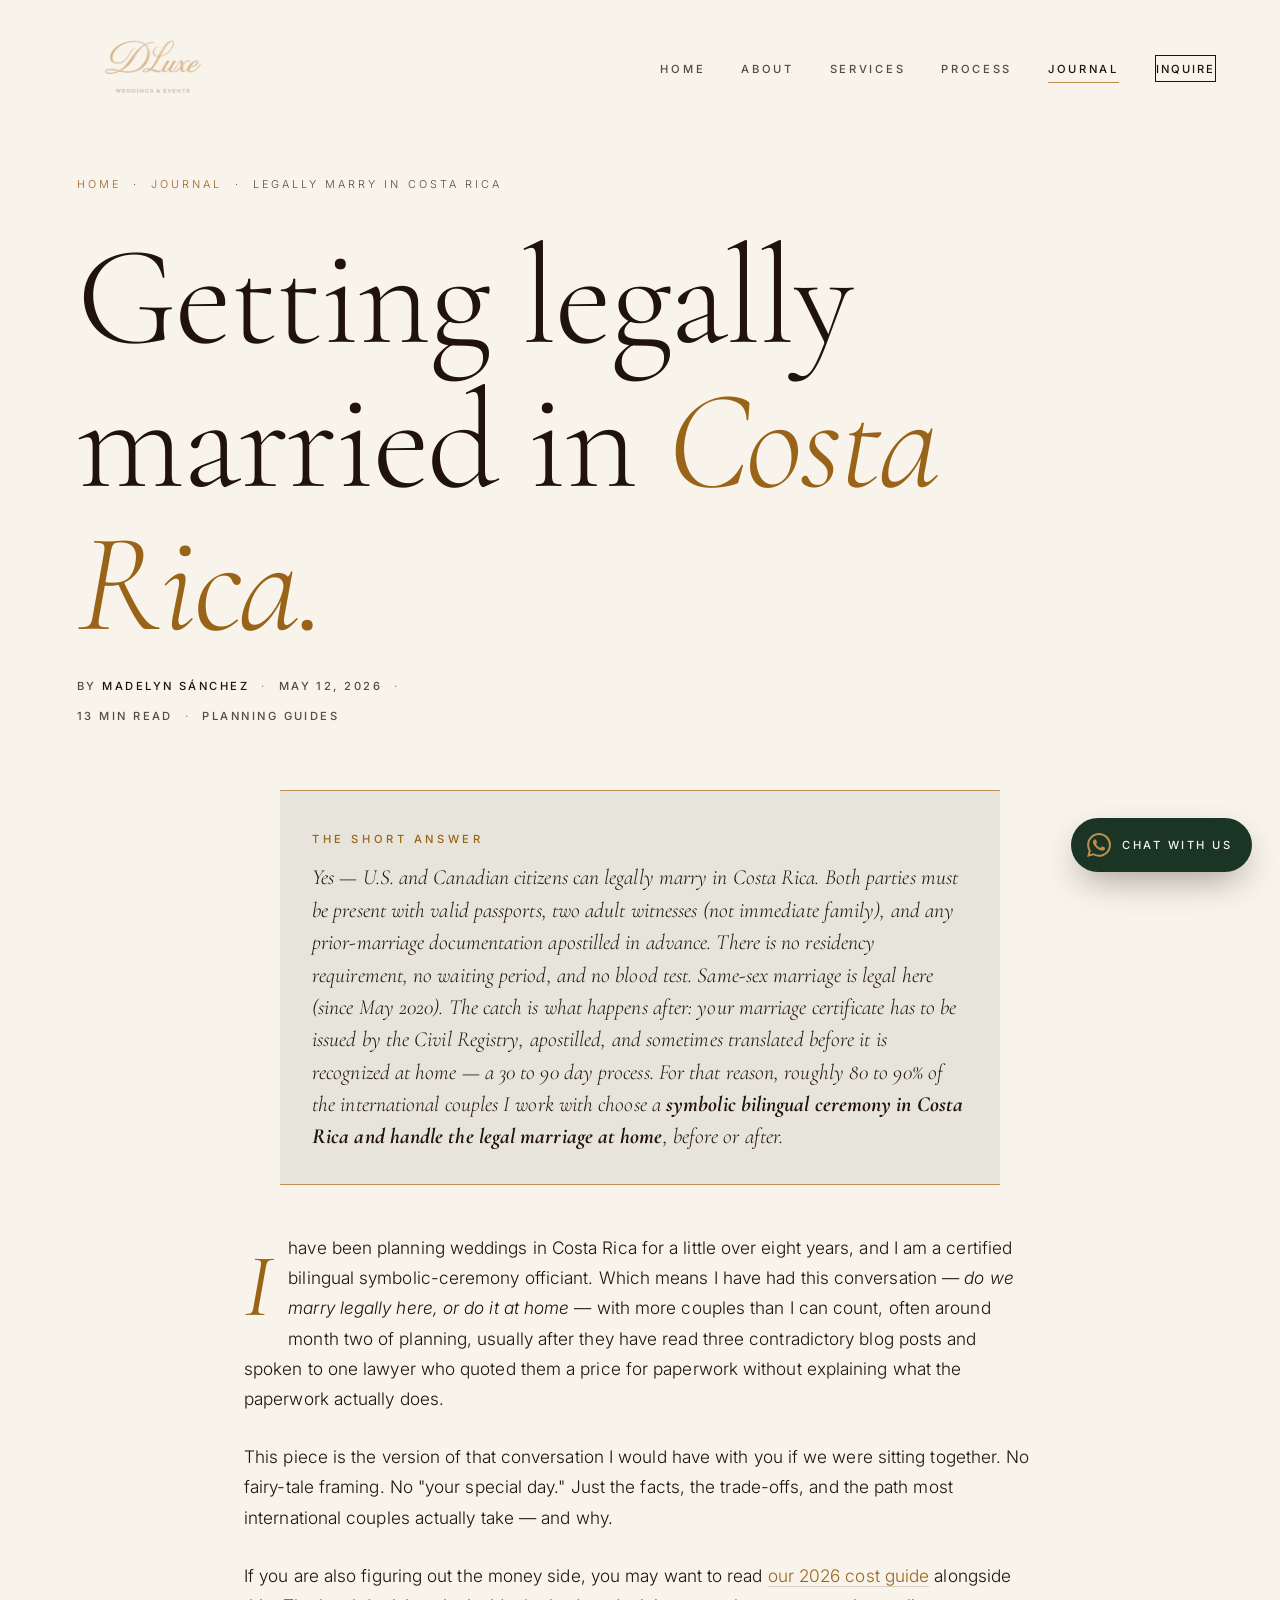
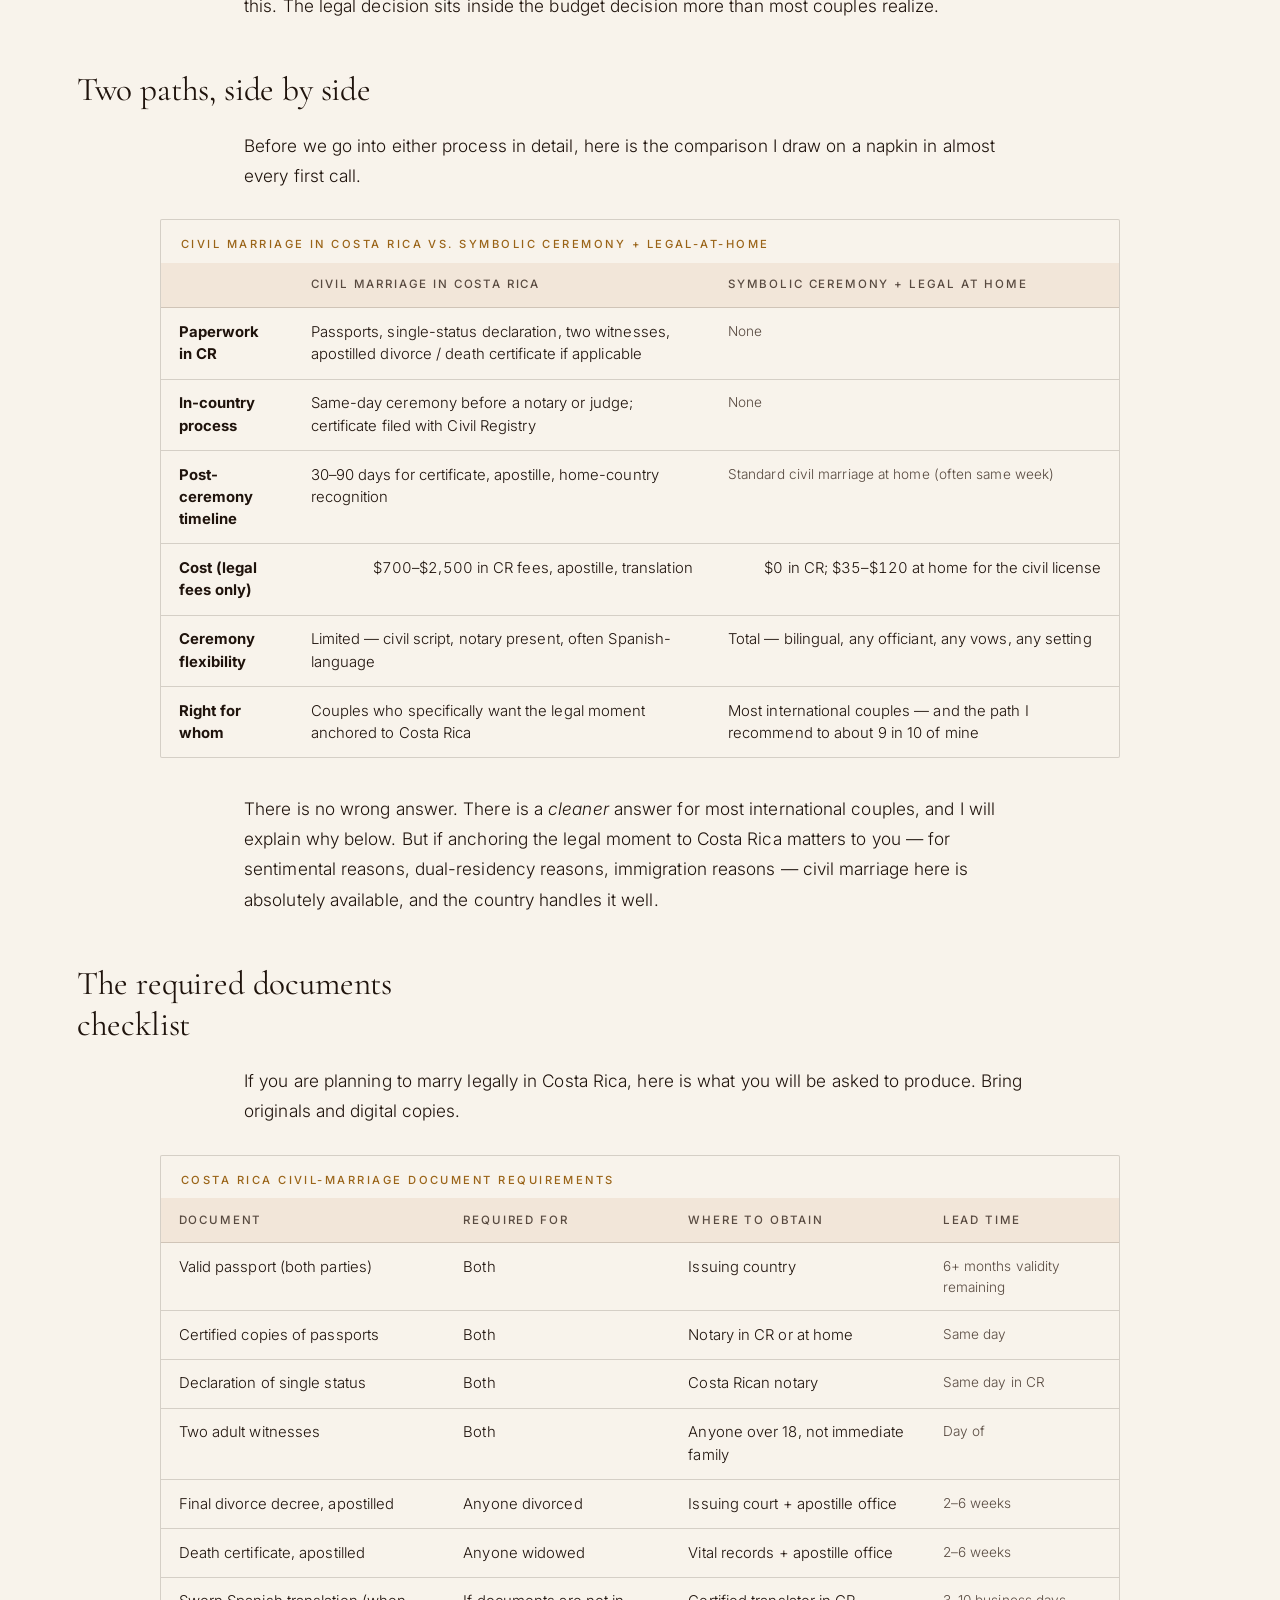
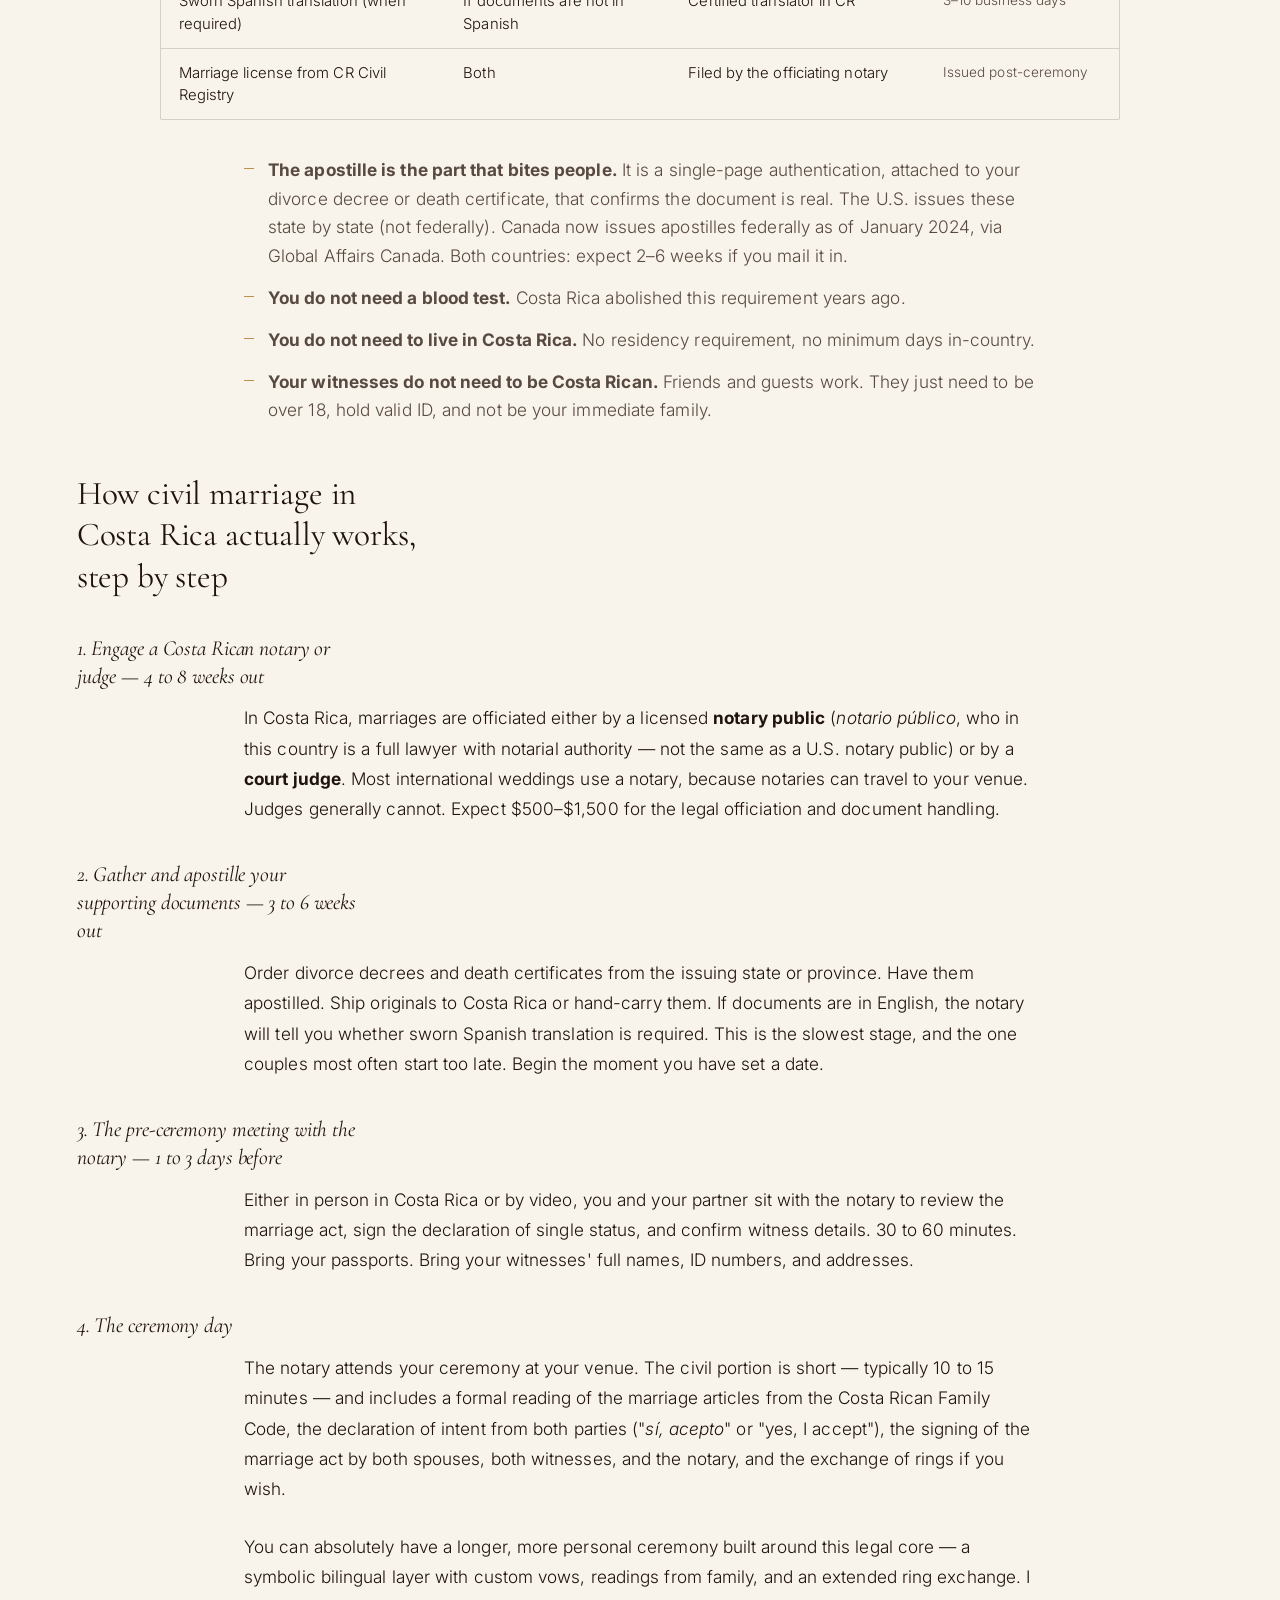
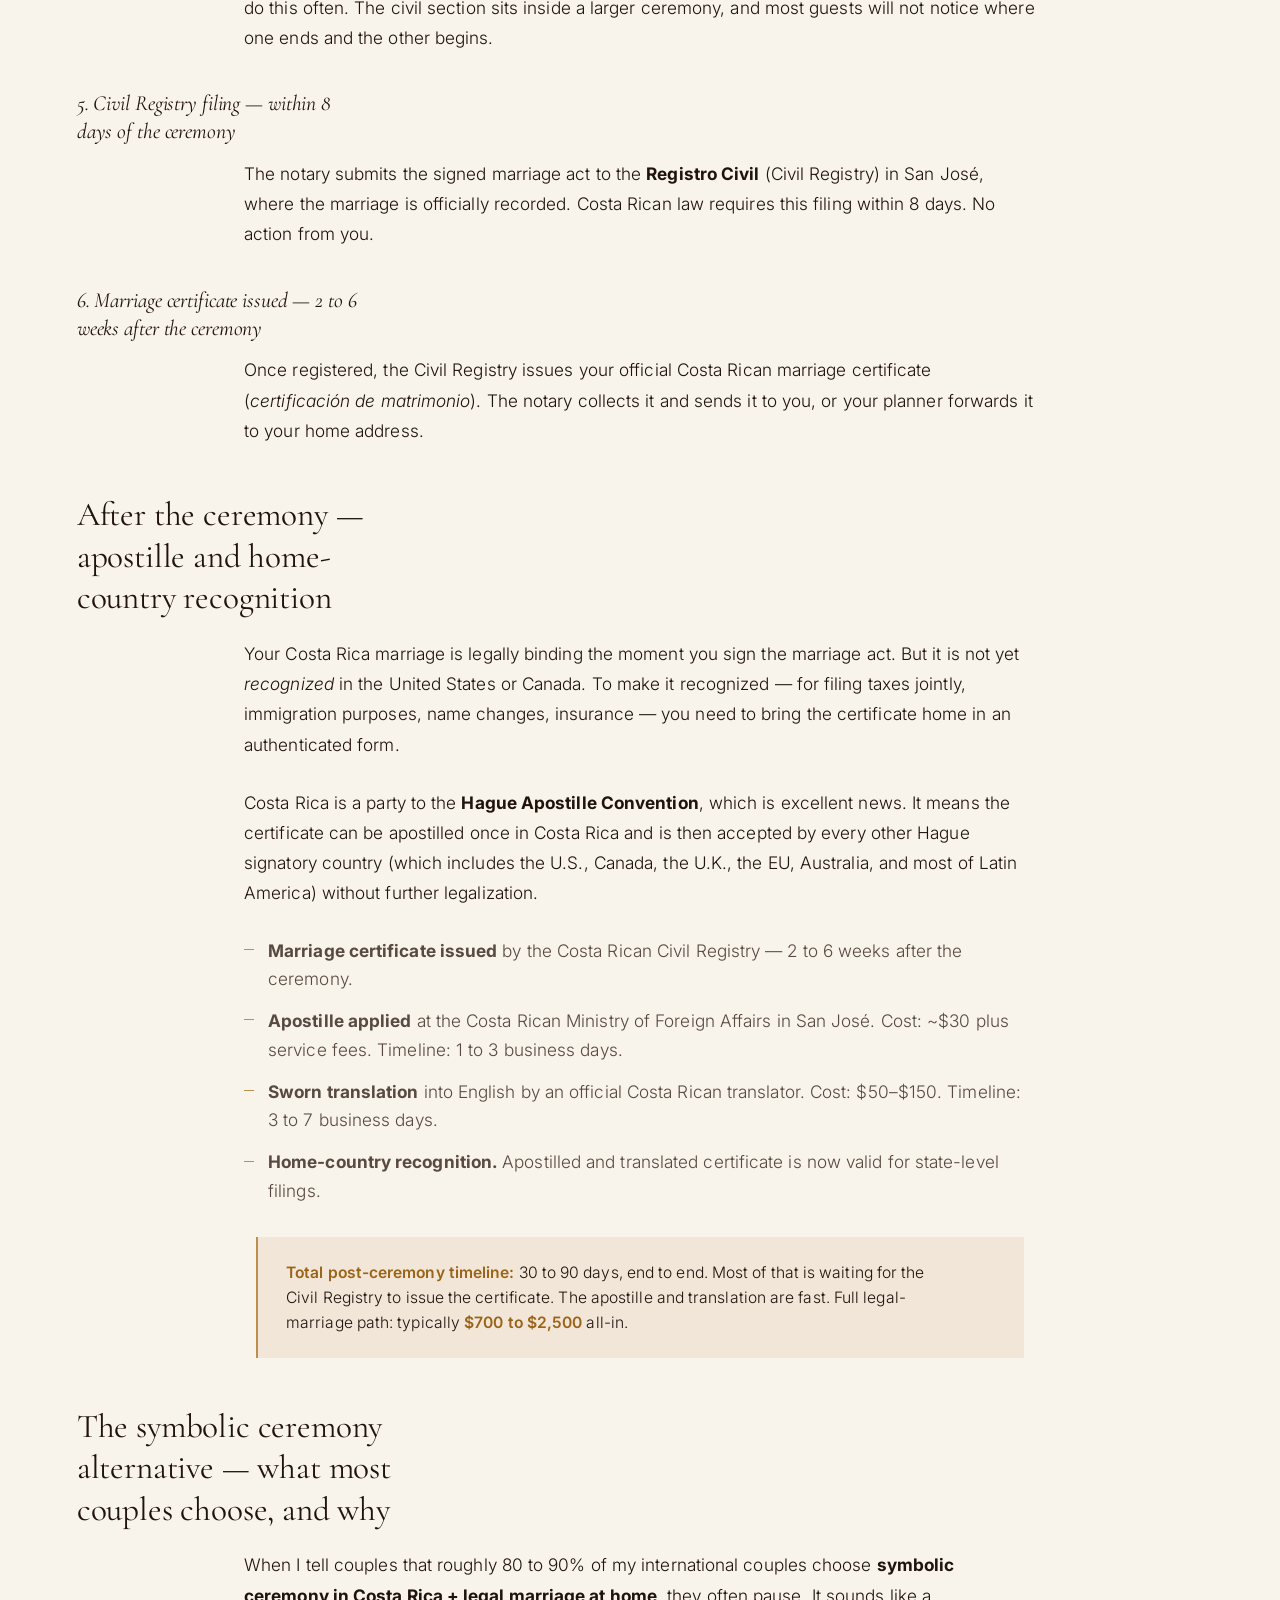
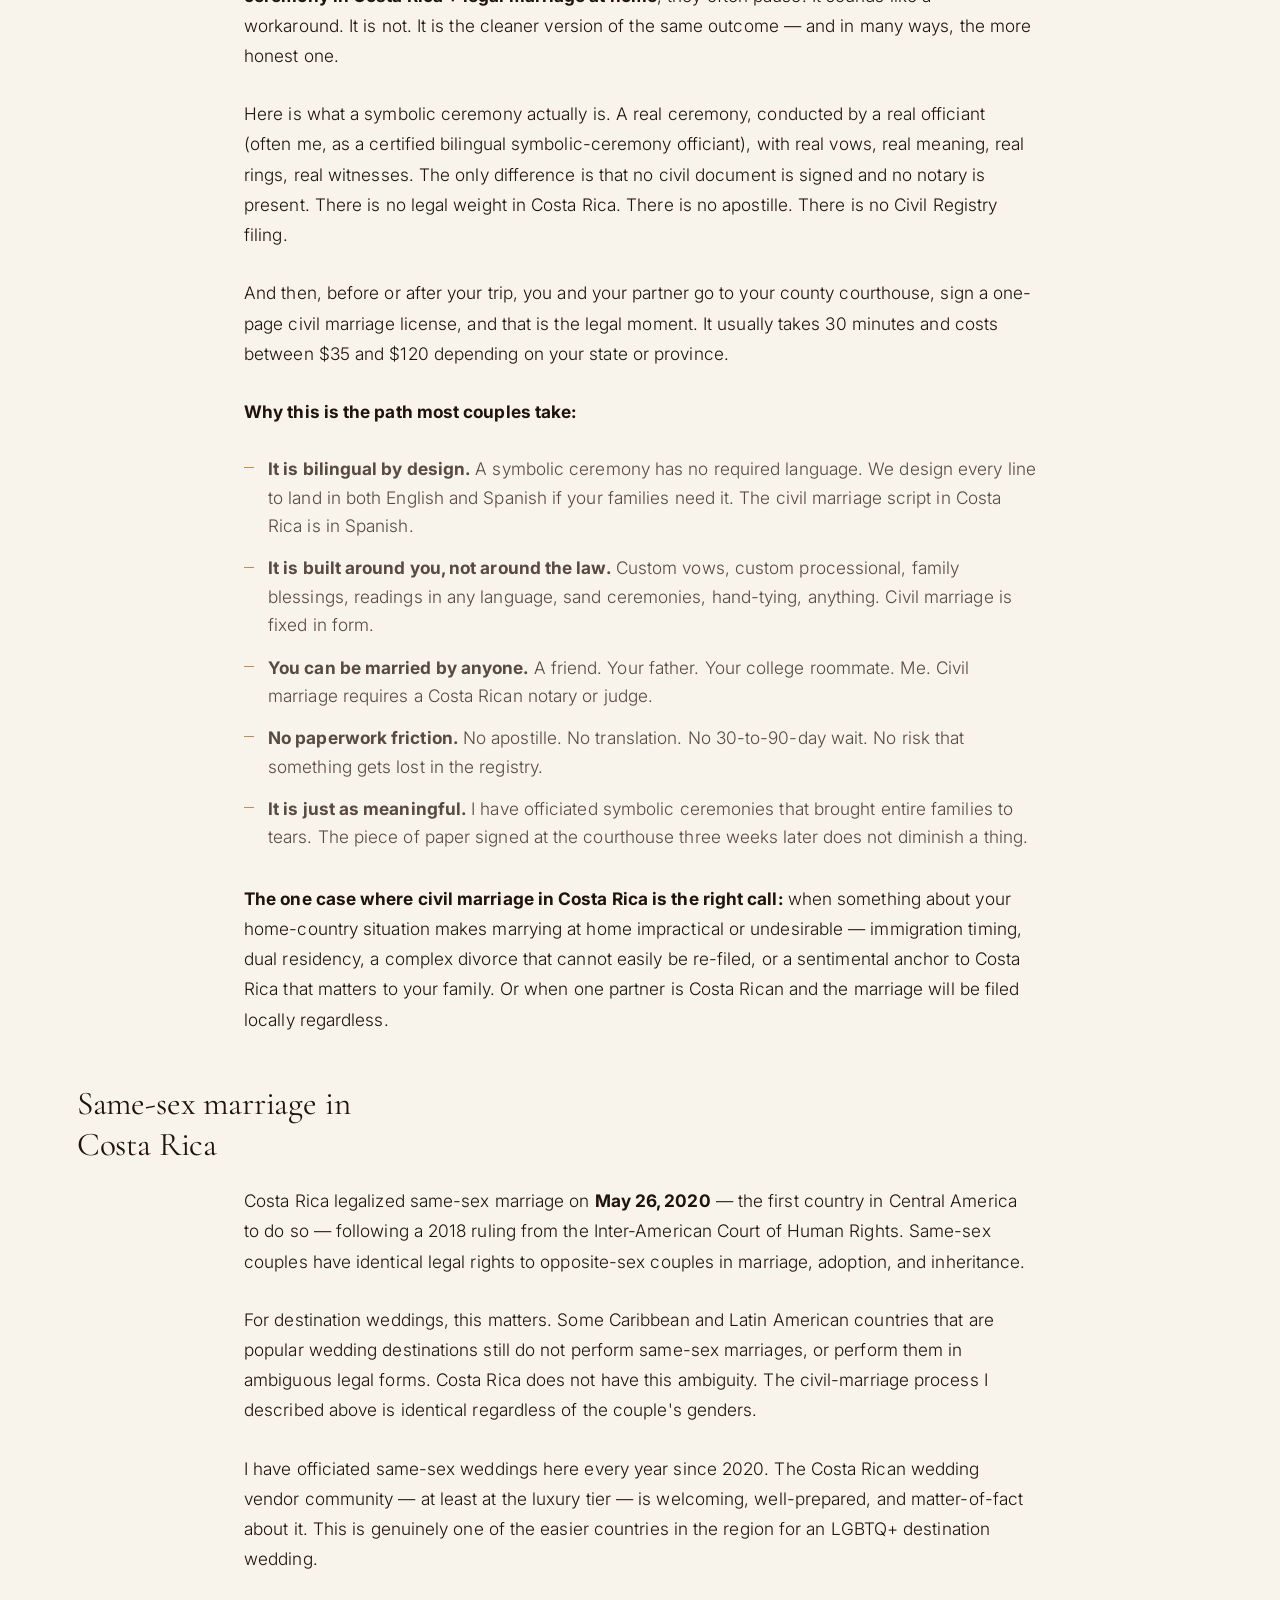
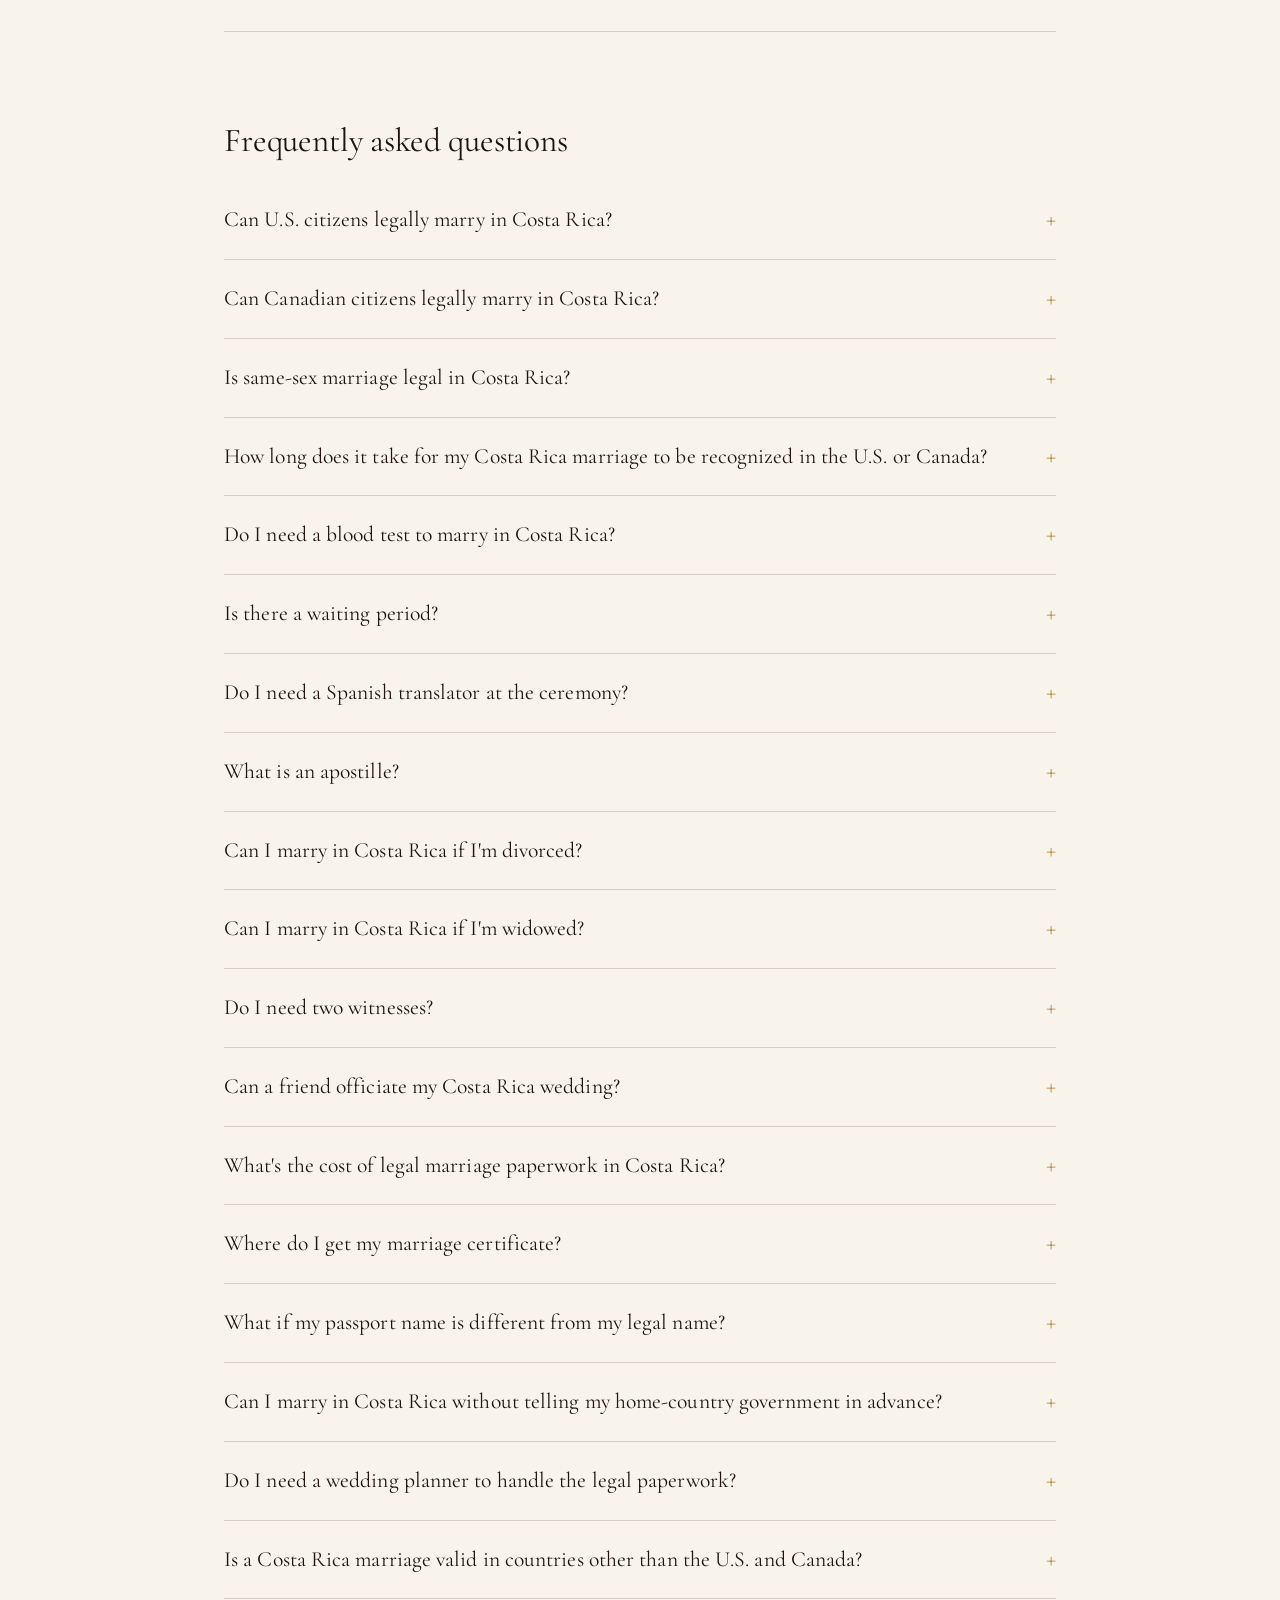
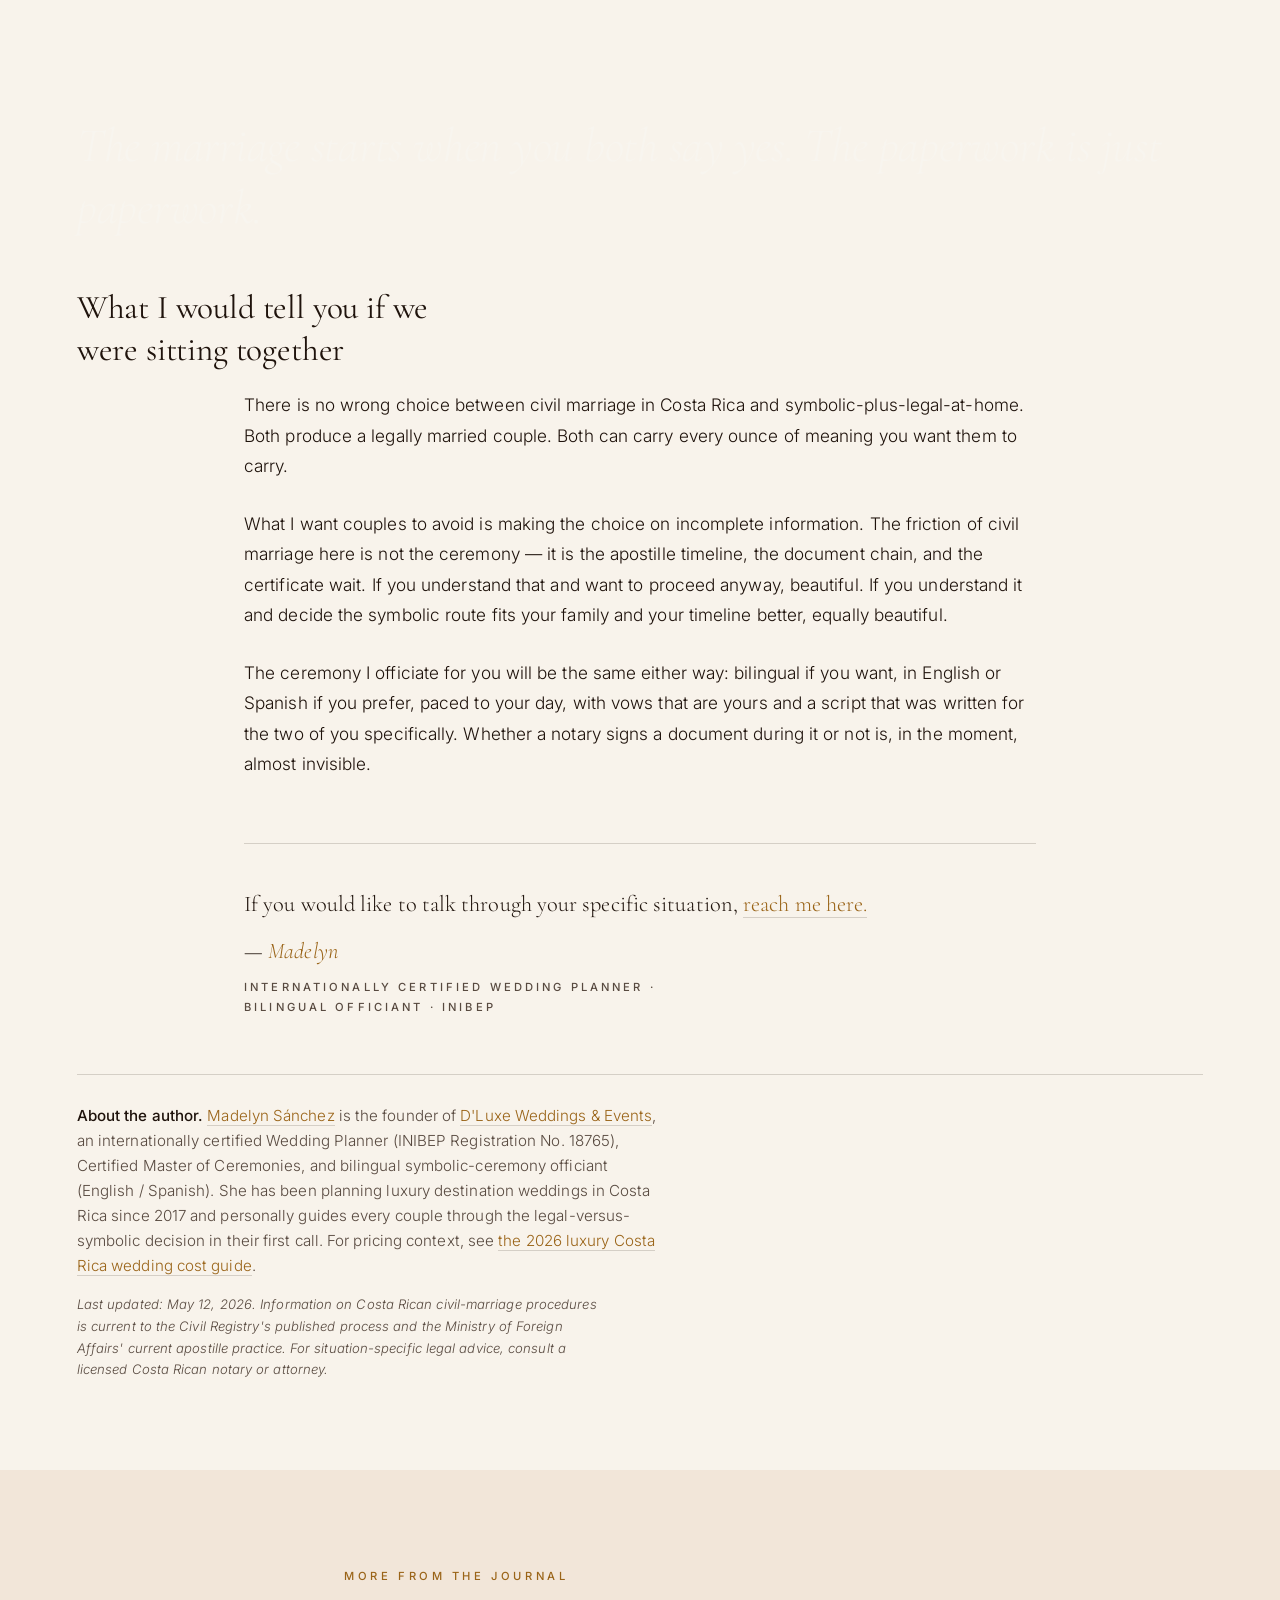
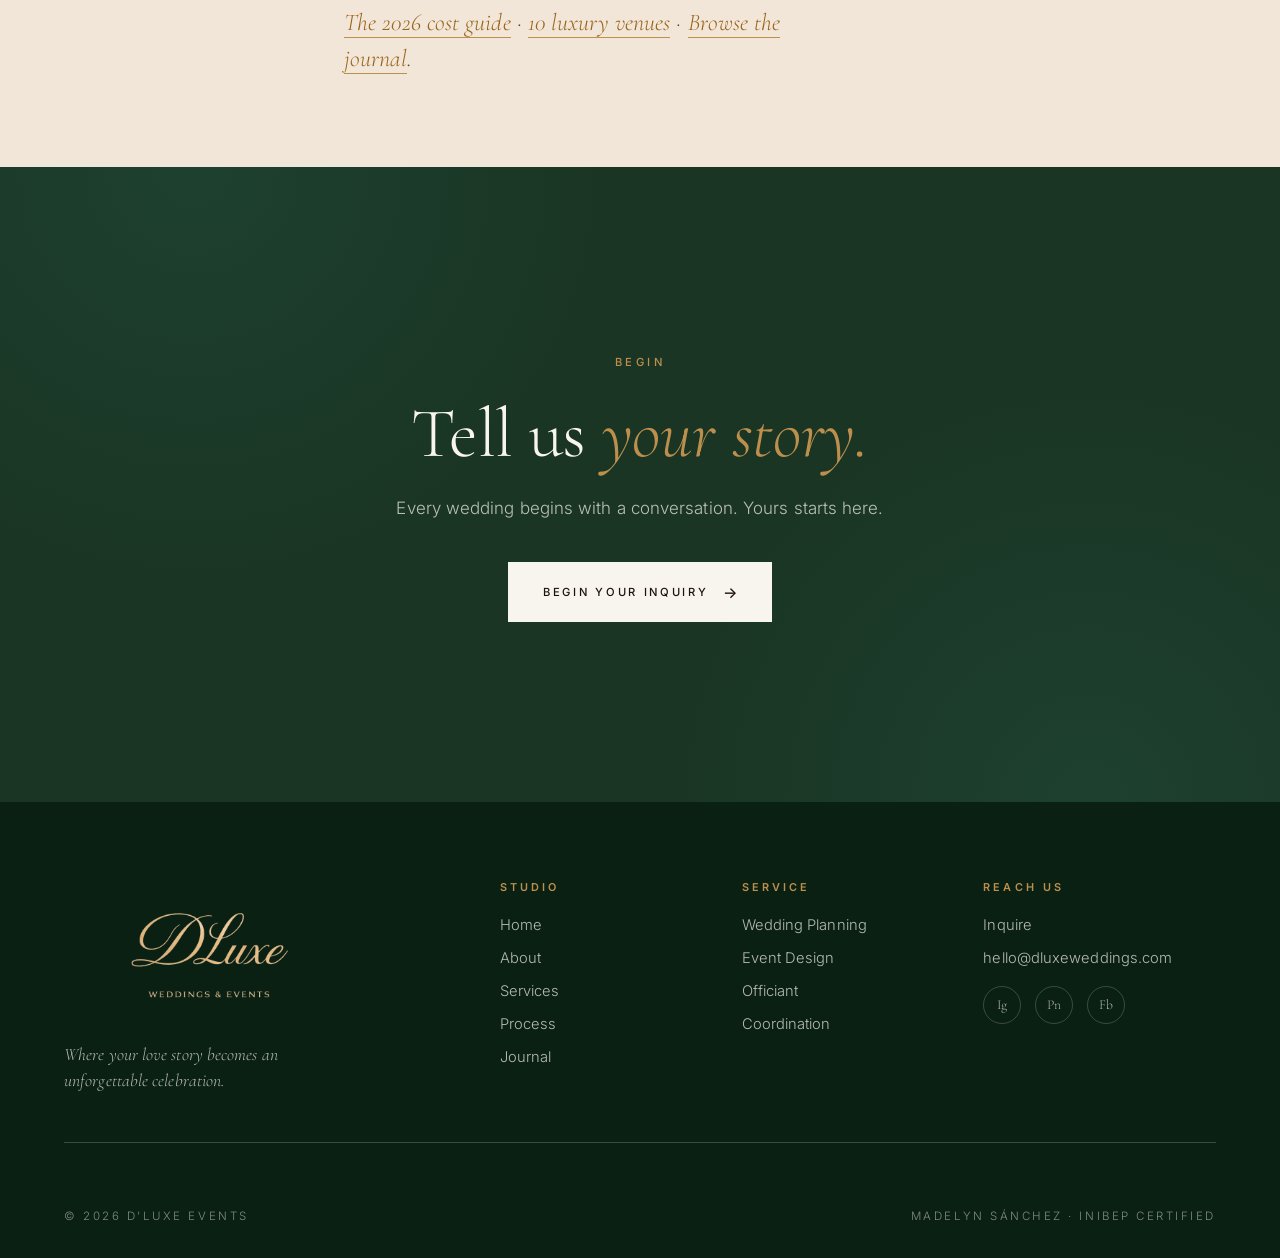
<file: journal/legally-marry-in-costa-rica-2026-guide.html>
<!DOCTYPE html>
<html lang="en">
<head>
<meta charset="UTF-8">
<meta name="viewport" content="width=device-width, initial-scale=1.0">
<title>Legally Marry in Costa Rica: 2026 Guide for US/CA Couples</title>
<meta name="description" content="How U.S. and Canadian couples legally get married in Costa Rica in 2026 — documents, timeline, apostille, and the symbolic-ceremony alternative most choose.">
<meta name="author" content="Madelyn Sánchez">
<meta name="keywords" content="legally marry costa rica, costa rica wedding legal requirements, costa rica civil marriage, apostille costa rica marriage, same sex marriage costa rica, symbolic ceremony costa rica, costa rica marriage certificate">

<link rel="canonical" href="https://dluxeweddings.com/journal/legally-marry-in-costa-rica-2026-guide.html">

<meta property="og:type" content="article">
<meta property="og:site_name" content="D'Luxe Weddings & Events">
<meta property="og:title" content="Legally Marry in Costa Rica: 2026 Guide for US/CA Couples">
<meta property="og:description" content="How U.S. and Canadian couples legally get married in Costa Rica in 2026 — documents, timeline, apostille, and the symbolic-ceremony alternative most choose.">
<meta property="og:url" content="https://dluxeweddings.com/journal/legally-marry-in-costa-rica-2026-guide.html">
<meta property="og:image" content="https://dluxeweddings.com/assets/images/dluxe-hero-legally-marry-costa-rica.png">
<meta property="og:image:alt" content="Two gold wedding bands resting on the open page of a leather marriage register beside a fountain pen, in warm window light.">
<meta property="og:locale" content="en_US">
<meta property="article:published_time" content="2026-05-12T00:00:00Z">
<meta property="article:modified_time" content="2026-05-12T00:00:00Z">
<meta property="article:author" content="Madelyn Sánchez">
<meta property="article:section" content="Planning Guides">
<meta property="article:tag" content="Costa Rica Civil Marriage">
<meta property="article:tag" content="Apostille">
<meta property="article:tag" content="Same-Sex Marriage">

<meta name="twitter:card" content="summary_large_image">
<meta name="twitter:title" content="Legally Marry in Costa Rica: 2026 Guide for US/CA Couples">
<meta name="twitter:description" content="A bilingual officiant's honest guide to the civil-marriage process in Costa Rica and the symbolic-ceremony alternative most couples choose.">
<meta name="twitter:image" content="https://dluxeweddings.com/assets/images/dluxe-hero-legally-marry-costa-rica.png">

<link rel="preconnect" href="https://fonts.googleapis.com">
<link rel="preconnect" href="https://fonts.gstatic.com" crossorigin>
<link href="https://fonts.googleapis.com/css2?family=Cormorant+Garamond:ital,wght@0,300;0,400;0,500;1,300;1,400;1,500&family=Inter:wght@300;400;500;600&display=swap" rel="stylesheet">
<link rel="stylesheet" href="../assets/css/style.css">
<link rel="icon" type="image/png" href="../assets/images/dluxe-icon-transparent.png">
<link rel="apple-touch-icon" href="../assets/images/dluxe-icon-transparent.png">
<link rel="alternate" type="application/rss+xml" title="D'Luxe Weddings &amp; Events — Journal" href="../feed.xml">

<script type="application/ld+json">
{
  "@context": "https://schema.org",
  "@graph": [
    {"@type":["Organization","ProfessionalService"],"@id":"https://dluxeweddings.com/#organization","name":"D'Luxe Weddings & Events","alternateName":"D'Luxe Events","url":"https://dluxeweddings.com/","logo":{"@type":"ImageObject","url":"https://dluxeweddings.com/assets/images/dluxe-logo-transparent.png"},"description":"A luxury wedding planning and event design studio in Costa Rica, led by Madelyn Sánchez, internationally certified by INIBEP.","email":"hello@dluxeweddings.com","areaServed":{"@type":"Country","name":"Costa Rica"},"knowsLanguage":["en","es"],"founder":{"@id":"https://dluxeweddings.com/about.html#madelyn"}},
    {"@type":"WebSite","@id":"https://dluxeweddings.com/#website","url":"https://dluxeweddings.com/","name":"D'Luxe Weddings & Events","publisher":{"@id":"https://dluxeweddings.com/#organization"},"inLanguage":"en"},
    {"@type":"Person","@id":"https://dluxeweddings.com/about.html#madelyn","name":"Madelyn Sánchez","givenName":"Madelyn","familyName":"Sánchez","jobTitle":"Wedding Planner & Certified Bilingual Officiant","url":"https://dluxeweddings.com/about.html","image":"https://dluxeweddings.com/assets/images/madelyn%20v2.jpeg","worksFor":{"@id":"https://dluxeweddings.com/#organization"},"knowsLanguage":["en","es"],"knowsAbout":["Luxury destination weddings","Costa Rica civil marriage requirements","Bilingual symbolic ceremonies","Master of Ceremonies","Costa Rica wedding apostille and Civil Registry process","Same-sex weddings in Costa Rica"],"hasCredential":[{"@type":"EducationalOccupationalCredential","credentialCategory":"Certification","name":"INIBEP Certified International Wedding & Event Planner","identifier":"18765"},{"@type":"EducationalOccupationalCredential","credentialCategory":"Certification","name":"Certified Master of Ceremonies"},{"@type":"EducationalOccupationalCredential","credentialCategory":"Certification","name":"Bilingual Symbolic Ceremony Officiant (EN / ES)"}]},
    {"@type":"Article","@id":"https://dluxeweddings.com/journal/legally-marry-in-costa-rica-2026-guide.html#article","isPartOf":{"@id":"https://dluxeweddings.com/journal/#blog"},"headline":"Getting Legally Married in Costa Rica: A 2026 Guide for U.S. and Canadian Couples","name":"Legally Marry in Costa Rica: 2026 Guide for US/CA Couples","description":"How U.S. and Canadian couples legally get married in Costa Rica in 2026 — documents, timeline, apostille, and the symbolic-ceremony alternative most choose.","url":"https://dluxeweddings.com/journal/legally-marry-in-costa-rica-2026-guide.html","mainEntityOfPage":{"@type":"WebPage","@id":"https://dluxeweddings.com/journal/legally-marry-in-costa-rica-2026-guide.html"},"datePublished":"2026-05-12","dateModified":"2026-05-12","author":{"@id":"https://dluxeweddings.com/about.html#madelyn"},"publisher":{"@id":"https://dluxeweddings.com/#organization"},"image":{"@type":"ImageObject","url":"https://dluxeweddings.com/assets/images/dluxe-hero-legally-marry-costa-rica.png","caption":"Two wedding bands resting on the open page of a leather-bound marriage register beside a fountain pen."},"inLanguage":"en","wordCount":3400,"articleSection":"Planning Guides","keywords":"legally marry costa rica, costa rica wedding legal requirements, costa rica civil marriage, apostille costa rica marriage, same sex marriage costa rica, symbolic ceremony costa rica, costa rica marriage certificate","about":[{"@type":"Thing","name":"Civil marriage in Costa Rica"},{"@type":"Thing","name":"Hague Apostille Convention"},{"@type":"Thing","name":"Symbolic wedding ceremony"},{"@type":"Place","name":"Costa Rica"}],"speakable":{"@type":"SpeakableSpecification","cssSelector":[".post-tldr",".post-callout",".post-faq-body"]}},
    {"@type":"HowTo","name":"How to legally get married in Costa Rica as a U.S. or Canadian citizen","description":"Step-by-step civil marriage process in Costa Rica for foreign citizens, from notary engagement through post-ceremony apostille and home-country recognition.","totalTime":"P60D","estimatedCost":{"@type":"MonetaryAmount","currency":"USD","value":"1500"},"supply":[{"@type":"HowToSupply","name":"Valid passports for both parties"},{"@type":"HowToSupply","name":"Apostilled divorce decree (if applicable)"},{"@type":"HowToSupply","name":"Apostilled death certificate (if widowed)"},{"@type":"HowToSupply","name":"Two adult witnesses over 18, not immediate family"}],"step":[{"@type":"HowToStep","position":1,"name":"Engage a Costa Rican notary or judge","text":"Connect with a licensed Costa Rican notary public 4 to 8 weeks before the ceremony, typically through your planner's legal partner. Confirm document requirements."},{"@type":"HowToStep","position":2,"name":"Gather and apostille supporting documents","text":"Order divorce decrees or death certificates from the issuing jurisdiction, then have them apostilled. Begin 4 to 6 weeks before the ceremony date."},{"@type":"HowToStep","position":3,"name":"Pre-ceremony meeting with the notary","text":"Sit with the notary 1 to 3 days before the ceremony, in person or by video, to sign the declaration of single status and confirm witness details."},{"@type":"HowToStep","position":4,"name":"Ceremony day signing","text":"The notary attends the ceremony, reads the marriage articles, and witnesses the signing of the marriage act by both spouses and two witnesses."},{"@type":"HowToStep","position":5,"name":"Civil Registry filing","text":"The notary files the signed marriage act with the Registro Civil in San José within 8 days of the ceremony, as required by Costa Rican law."},{"@type":"HowToStep","position":6,"name":"Marriage certificate issued","text":"The Civil Registry issues the official Costa Rican marriage certificate 2 to 6 weeks after the ceremony."},{"@type":"HowToStep","position":7,"name":"Apostille and home-country recognition","text":"Apostille the certificate at Costa Rica's Ministry of Foreign Affairs, obtain sworn English translation if required, and present it to U.S. or Canadian authorities for recognition."}]},
    {"@type":"BreadcrumbList","itemListElement":[{"@type":"ListItem","position":1,"name":"Home","item":"https://dluxeweddings.com/"},{"@type":"ListItem","position":2,"name":"Journal","item":"https://dluxeweddings.com/journal/"},{"@type":"ListItem","position":3,"name":"Legally Marry in Costa Rica 2026 Guide","item":"https://dluxeweddings.com/journal/legally-marry-in-costa-rica-2026-guide.html"}]},
    {"@type":"FAQPage","@id":"https://dluxeweddings.com/journal/legally-marry-in-costa-rica-2026-guide.html#faq","mainEntity":[
      {"@type":"Question","name":"Can U.S. citizens legally marry in Costa Rica?","acceptedAnswer":{"@type":"Answer","text":"Yes. Both parties must be present with valid passports, two adult witnesses who are not immediate family, and any prior-marriage documentation apostilled in advance. There is no residency requirement and no waiting period. The marriage is officiated by a Costa Rican notary public or judge, registered with the Civil Registry, and then apostilled for recognition at home — a 30 to 90 day post-ceremony process."}},
      {"@type":"Question","name":"Can Canadian citizens legally marry in Costa Rica?","acceptedAnswer":{"@type":"Answer","text":"Yes — and the process is identical to the one for U.S. citizens. Canada joined the Hague Apostille Convention in January 2024, so your Costa Rica marriage certificate can now be apostilled here and accepted by Canadian vital-statistics offices without further legalization."}},
      {"@type":"Question","name":"Is same-sex marriage legal in Costa Rica?","acceptedAnswer":{"@type":"Answer","text":"Yes. Costa Rica legalized same-sex marriage on May 26, 2020, the first country in Central America to do so. Same-sex couples have identical legal rights to opposite-sex couples, and the civil-marriage process is the same."}},
      {"@type":"Question","name":"How long does it take for my Costa Rica marriage to be recognized in the U.S. or Canada?","acceptedAnswer":{"@type":"Answer","text":"Typically 30 to 90 days from the ceremony date. The Civil Registry takes 2 to 6 weeks to issue your marriage certificate, the apostille takes 1 to 3 business days, sworn translation takes 3 to 7 business days, and then it is recognized at home immediately upon presentation."}},
      {"@type":"Question","name":"Do I need a blood test to marry in Costa Rica?","acceptedAnswer":{"@type":"Answer","text":"No. Costa Rica abolished the blood test requirement years ago. Any source still mentioning it is out of date."}},
      {"@type":"Question","name":"Is there a waiting period?","acceptedAnswer":{"@type":"Answer","text":"No. There is no minimum number of days you must spend in Costa Rica before marrying, and no waiting period after the ceremony before it is legally binding. The marriage is valid the moment both parties sign."}},
      {"@type":"Question","name":"Do I need a Spanish translator at the ceremony?","acceptedAnswer":{"@type":"Answer","text":"If neither of you speaks Spanish, yes — a translator must be present so that you understand the legal portion of the ceremony, which is conducted in Spanish. Sometimes the notary is bilingual; sometimes the bilingual officiant serves in this role."}},
      {"@type":"Question","name":"What is an apostille?","acceptedAnswer":{"@type":"Answer","text":"A one-page authentication, attached to an official document, that confirms the document is genuine and the signing official is genuine. The Hague Apostille Convention allows apostilled documents to be accepted in any other member country without further legalization."}},
      {"@type":"Question","name":"Can I marry in Costa Rica if I'm divorced?","acceptedAnswer":{"@type":"Answer","text":"Yes. You will need the final divorce decree from your previous marriage, apostilled by the issuing state, province, or country. If the decree is not in Spanish, the Costa Rican notary may request a sworn translation. Begin this 4 to 6 weeks before your ceremony."}},
      {"@type":"Question","name":"Can I marry in Costa Rica if I'm widowed?","acceptedAnswer":{"@type":"Answer","text":"Yes. You will need the deceased spouse's death certificate, apostilled. Same timeline and translation considerations as a divorce decree."}},
      {"@type":"Question","name":"Do I need two witnesses?","acceptedAnswer":{"@type":"Answer","text":"Yes. Two adults over 18, with valid government-issued ID, who are not your immediate family (parent, sibling, or child). Friends, cousins, in-laws, and guests all qualify."}},
      {"@type":"Question","name":"Can a friend officiate my Costa Rica wedding?","acceptedAnswer":{"@type":"Answer","text":"For a symbolic ceremony, yes — and many couples bring a friend or family member to officiate. For a civil ceremony, no — only a licensed Costa Rican notary public or a court judge can legally officiate."}},
      {"@type":"Question","name":"What's the cost of legal marriage paperwork in Costa Rica?","acceptedAnswer":{"@type":"Answer","text":"Total legal fees typically run $700 to $2,500, depending on document complexity. This includes the notary's officiation and document handling ($500–$1,500), Civil Registry filing fees, the apostille at the Ministry of Foreign Affairs (~$30), sworn translation if needed ($50–$150), and courier or expediter fees."}},
      {"@type":"Question","name":"Where do I get my marriage certificate?","acceptedAnswer":{"@type":"Answer","text":"From the Costa Rican Civil Registry (Registro Civil), which issues it 2 to 6 weeks after the ceremony. The notary collects it and forwards it to you or your planner."}},
      {"@type":"Question","name":"What if my passport name is different from my legal name?","acceptedAnswer":{"@type":"Answer","text":"The name on the marriage certificate will match your passport exactly — including middle names, maiden names, and any apostrophes or accents. If your passport name does not match the name you intend to use after marriage, the certificate will reflect the passport version."}},
      {"@type":"Question","name":"Can I marry in Costa Rica without telling my home-country government in advance?","acceptedAnswer":{"@type":"Answer","text":"Yes — there is no pre-notification requirement. Most couples handle the home-country recognition only after receiving the apostilled certificate."}},
      {"@type":"Question","name":"Do I need a wedding planner to handle the legal paperwork?","acceptedAnswer":{"@type":"Answer","text":"Not strictly — you can engage a Costa Rican notary directly. In practice, almost every international couple at the luxury tier uses their planner as the coordination layer."}},
      {"@type":"Question","name":"Is a Costa Rica marriage valid in countries other than the U.S. and Canada?","acceptedAnswer":{"@type":"Answer","text":"Yes — in every Hague Apostille Convention member country (over 120 nations). For non-Hague countries, an additional legalization step at the destination country's embassy in San José may be required."}}
    ]}
  ]
}
</script>
</head>
<body>

<nav class="nav">
  <a href="../index.html" class="brand" aria-label="D'Luxe Weddings &amp; Events — Home"><img src="../assets/images/dluxe-logo-transparent.png" alt="D'Luxe Weddings &amp; Events"></a>
  <button class="nav-toggle" aria-label="Menu"><span></span><span></span><span></span></button>
  <ul class="nav-links">
    <li><a href="../index.html">Home</a></li>
    <li><a href="../about.html">About</a></li>
    <li><a href="../services.html">Services</a></li>
    <li><a href="../process.html">Process</a></li>
    <li><a href="index.html" class="active">Journal</a></li>
    <li><a href="../contact.html" class="nav-cta">Inquire</a></li>
  </ul>
</nav>

<header class="page-head post-head">
  <div class="wrap-fluid">
    <p class="crumb"><a href="../index.html">Home</a> &nbsp;·&nbsp; <a href="index.html">Journal</a> &nbsp;·&nbsp; Legally Marry in Costa Rica</p>
    <h1 class="post-title">Getting legally married in <span class="it">Costa Rica.</span></h1>
    <div class="post-meta">
      <span class="post-byline">By <a href="../about.html#madelyn"><strong>Madelyn Sánchez</strong></a></span>
      <span class="post-divider">·</span>
      <time datetime="2026-05-12">May 12, 2026</time>
      <span class="post-divider">·</span>
      <span>13 min read</span>
      <span class="post-divider">·</span>
      <span>Planning Guides</span>
    </div>
  </div>
</header>

<article class="post">
  <div class="wrap-fluid post-body">

    <div class="post-tldr">
      <span class="eyebrow">The short answer</span>
      <p>Yes — U.S. and Canadian citizens can legally marry in Costa Rica. Both parties must be present with valid passports, two adult witnesses (not immediate family), and any prior-marriage documentation apostilled in advance. There is no residency requirement, no waiting period, and no blood test. Same-sex marriage is legal here (since May 2020). The catch is what happens after: your marriage certificate has to be issued by the Civil Registry, apostilled, and sometimes translated before it is recognized at home — a 30 to 90 day process. For that reason, roughly 80 to 90% of the international couples I work with choose a <strong>symbolic bilingual ceremony in Costa Rica and handle the legal marriage at home</strong>, before or after.</p>
    </div>

    <p class="dropcap">I have been planning weddings in Costa Rica for a little over eight years, and I am a certified bilingual symbolic-ceremony officiant. Which means I have had this conversation — <em>do we marry legally here, or do it at home</em> — with more couples than I can count, often around month two of planning, usually after they have read three contradictory blog posts and spoken to one lawyer who quoted them a price for paperwork without explaining what the paperwork actually does.</p>

    <p>This piece is the version of that conversation I would have with you if we were sitting together. No fairy-tale framing. No "your special day." Just the facts, the trade-offs, and the path most international couples actually take — and why.</p>

    <p>If you are also figuring out the money side, you may want to read <a href="luxury-costa-rica-wedding-cost-2026.html">our 2026 cost guide</a> alongside this. The legal decision sits inside the budget decision more than most couples realize.</p>

    <h2>Two paths, side by side</h2>

    <p>Before we go into either process in detail, here is the comparison I draw on a napkin in almost every first call.</p>

    <div class="post-table-wrap">
      <table class="post-table">
        <caption>Civil marriage in Costa Rica vs. symbolic ceremony + legal-at-home</caption>
        <thead><tr><th scope="col">&nbsp;</th><th scope="col">Civil marriage in Costa Rica</th><th scope="col">Symbolic ceremony + legal at home</th></tr></thead>
        <tbody>
          <tr><td><strong>Paperwork in CR</strong></td><td>Passports, single-status declaration, two witnesses, apostilled divorce / death certificate if applicable</td><td class="note">None</td></tr>
          <tr><td><strong>In-country process</strong></td><td>Same-day ceremony before a notary or judge; certificate filed with Civil Registry</td><td class="note">None</td></tr>
          <tr><td><strong>Post-ceremony timeline</strong></td><td>30–90 days for certificate, apostille, home-country recognition</td><td class="note">Standard civil marriage at home (often same week)</td></tr>
          <tr><td><strong>Cost (legal fees only)</strong></td><td class="num">$700–$2,500 in CR fees, apostille, translation</td><td class="num">$0 in CR; $35–$120 at home for the civil license</td></tr>
          <tr><td><strong>Ceremony flexibility</strong></td><td>Limited — civil script, notary present, often Spanish-language</td><td>Total — bilingual, any officiant, any vows, any setting</td></tr>
          <tr><td><strong>Right for whom</strong></td><td>Couples who specifically want the legal moment anchored to Costa Rica</td><td>Most international couples — and the path I recommend to about 9 in 10 of mine</td></tr>
        </tbody>
      </table>
    </div>

    <p>There is no wrong answer. There is a <em>cleaner</em> answer for most international couples, and I will explain why below. But if anchoring the legal moment to Costa Rica matters to you — for sentimental reasons, dual-residency reasons, immigration reasons — civil marriage here is absolutely available, and the country handles it well.</p>

    <h2>The required documents checklist</h2>

    <p>If you are planning to marry legally in Costa Rica, here is what you will be asked to produce. Bring originals and digital copies.</p>

    <div class="post-table-wrap">
      <table class="post-table">
        <caption>Costa Rica civil-marriage document requirements</caption>
        <thead><tr><th scope="col">Document</th><th scope="col">Required for</th><th scope="col">Where to obtain</th><th scope="col">Lead time</th></tr></thead>
        <tbody>
          <tr><td>Valid passport (both parties)</td><td>Both</td><td>Issuing country</td><td class="note">6+ months validity remaining</td></tr>
          <tr><td>Certified copies of passports</td><td>Both</td><td>Notary in CR or at home</td><td class="note">Same day</td></tr>
          <tr><td>Declaration of single status</td><td>Both</td><td>Costa Rican notary</td><td class="note">Same day in CR</td></tr>
          <tr><td>Two adult witnesses</td><td>Both</td><td>Anyone over 18, not immediate family</td><td class="note">Day of</td></tr>
          <tr><td>Final divorce decree, apostilled</td><td>Anyone divorced</td><td>Issuing court + apostille office</td><td class="note">2–6 weeks</td></tr>
          <tr><td>Death certificate, apostilled</td><td>Anyone widowed</td><td>Vital records + apostille office</td><td class="note">2–6 weeks</td></tr>
          <tr><td>Sworn Spanish translation (when required)</td><td>If documents are not in Spanish</td><td>Certified translator in CR</td><td class="note">3–10 business days</td></tr>
          <tr><td>Marriage license from CR Civil Registry</td><td>Both</td><td>Filed by the officiating notary</td><td class="note">Issued post-ceremony</td></tr>
        </tbody>
      </table>
    </div>

    <ul class="post-list">
      <li><strong>The apostille is the part that bites people.</strong> It is a single-page authentication, attached to your divorce decree or death certificate, that confirms the document is real. The U.S. issues these state by state (not federally). Canada now issues apostilles federally as of January 2024, via Global Affairs Canada. Both countries: expect 2–6 weeks if you mail it in.</li>
      <li><strong>You do not need a blood test.</strong> Costa Rica abolished this requirement years ago.</li>
      <li><strong>You do not need to live in Costa Rica.</strong> No residency requirement, no minimum days in-country.</li>
      <li><strong>Your witnesses do not need to be Costa Rican.</strong> Friends and guests work. They just need to be over 18, hold valid ID, and not be your immediate family.</li>
    </ul>

    <h2>How civil marriage in Costa Rica actually works, step by step</h2>

    <h3>1. Engage a Costa Rican notary or judge — 4 to 8 weeks out</h3>
    <p>In Costa Rica, marriages are officiated either by a licensed <strong>notary public</strong> (<em>notario público</em>, who in this country is a full lawyer with notarial authority — not the same as a U.S. notary public) or by a <strong>court judge</strong>. Most international weddings use a notary, because notaries can travel to your venue. Judges generally cannot. Expect $500–$1,500 for the legal officiation and document handling.</p>

    <h3>2. Gather and apostille your supporting documents — 3 to 6 weeks out</h3>
    <p>Order divorce decrees and death certificates from the issuing state or province. Have them apostilled. Ship originals to Costa Rica or hand-carry them. If documents are in English, the notary will tell you whether sworn Spanish translation is required. This is the slowest stage, and the one couples most often start too late. Begin the moment you have set a date.</p>

    <h3>3. The pre-ceremony meeting with the notary — 1 to 3 days before</h3>
    <p>Either in person in Costa Rica or by video, you and your partner sit with the notary to review the marriage act, sign the declaration of single status, and confirm witness details. 30 to 60 minutes. Bring your passports. Bring your witnesses' full names, ID numbers, and addresses.</p>

    <h3>4. The ceremony day</h3>
    <p>The notary attends your ceremony at your venue. The civil portion is short — typically 10 to 15 minutes — and includes a formal reading of the marriage articles from the Costa Rican Family Code, the declaration of intent from both parties ("<em>sí, acepto</em>" or "yes, I accept"), the signing of the marriage act by both spouses, both witnesses, and the notary, and the exchange of rings if you wish.</p>
    <p>You can absolutely have a longer, more personal ceremony built around this legal core — a symbolic bilingual layer with custom vows, readings from family, and an extended ring exchange. I do this often. The civil section sits inside a larger ceremony, and most guests will not notice where one ends and the other begins.</p>

    <h3>5. Civil Registry filing — within 8 days of the ceremony</h3>
    <p>The notary submits the signed marriage act to the <strong>Registro Civil</strong> (Civil Registry) in San José, where the marriage is officially recorded. Costa Rican law requires this filing within 8 days. No action from you.</p>

    <h3>6. Marriage certificate issued — 2 to 6 weeks after the ceremony</h3>
    <p>Once registered, the Civil Registry issues your official Costa Rican marriage certificate (<em>certificación de matrimonio</em>). The notary collects it and sends it to you, or your planner forwards it to your home address.</p>

    <h2>After the ceremony — apostille and home-country recognition</h2>

    <p>Your Costa Rica marriage is legally binding the moment you sign the marriage act. But it is not yet <em>recognized</em> in the United States or Canada. To make it recognized — for filing taxes jointly, immigration purposes, name changes, insurance — you need to bring the certificate home in an authenticated form.</p>

    <p>Costa Rica is a party to the <strong>Hague Apostille Convention</strong>, which is excellent news. It means the certificate can be apostilled once in Costa Rica and is then accepted by every other Hague signatory country (which includes the U.S., Canada, the U.K., the EU, Australia, and most of Latin America) without further legalization.</p>

    <ol class="post-list">
      <li><strong>Marriage certificate issued</strong> by the Costa Rican Civil Registry — 2 to 6 weeks after the ceremony.</li>
      <li><strong>Apostille applied</strong> at the Costa Rican Ministry of Foreign Affairs in San José. Cost: ~$30 plus service fees. Timeline: 1 to 3 business days.</li>
      <li><strong>Sworn translation</strong> into English by an official Costa Rican translator. Cost: $50–$150. Timeline: 3 to 7 business days.</li>
      <li><strong>Home-country recognition.</strong> Apostilled and translated certificate is now valid for state-level filings.</li>
    </ol>

    <div class="post-callout"><p><strong>Total post-ceremony timeline:</strong> 30 to 90 days, end to end. Most of that is waiting for the Civil Registry to issue the certificate. The apostille and translation are fast. Full legal-marriage path: typically <strong>$700 to $2,500</strong> all-in.</p></div>

    <h2>The symbolic ceremony alternative — what most couples choose, and why</h2>

    <p>When I tell couples that roughly 80 to 90% of my international couples choose <strong>symbolic ceremony in Costa Rica + legal marriage at home</strong>, they often pause. It sounds like a workaround. It is not. It is the cleaner version of the same outcome — and in many ways, the more honest one.</p>

    <p>Here is what a symbolic ceremony actually is. A real ceremony, conducted by a real officiant (often me, as a certified bilingual symbolic-ceremony officiant), with real vows, real meaning, real rings, real witnesses. The only difference is that no civil document is signed and no notary is present. There is no legal weight in Costa Rica. There is no apostille. There is no Civil Registry filing.</p>

    <p>And then, before or after your trip, you and your partner go to your county courthouse, sign a one-page civil marriage license, and that is the legal moment. It usually takes 30 minutes and costs between $35 and $120 depending on your state or province.</p>

    <p><strong>Why this is the path most couples take:</strong></p>

    <ul class="post-list">
      <li><strong>It is bilingual by design.</strong> A symbolic ceremony has no required language. We design every line to land in both English and Spanish if your families need it. The civil marriage script in Costa Rica is in Spanish.</li>
      <li><strong>It is built around you, not around the law.</strong> Custom vows, custom processional, family blessings, readings in any language, sand ceremonies, hand-tying, anything. Civil marriage is fixed in form.</li>
      <li><strong>You can be married by anyone.</strong> A friend. Your father. Your college roommate. Me. Civil marriage requires a Costa Rican notary or judge.</li>
      <li><strong>No paperwork friction.</strong> No apostille. No translation. No 30-to-90-day wait. No risk that something gets lost in the registry.</li>
      <li><strong>It is just as meaningful.</strong> I have officiated symbolic ceremonies that brought entire families to tears. The piece of paper signed at the courthouse three weeks later does not diminish a thing.</li>
    </ul>

    <p><strong>The one case where civil marriage in Costa Rica is the right call:</strong> when something about your home-country situation makes marrying at home impractical or undesirable — immigration timing, dual residency, a complex divorce that cannot easily be re-filed, or a sentimental anchor to Costa Rica that matters to your family. Or when one partner is Costa Rican and the marriage will be filed locally regardless.</p>

    <h2>Same-sex marriage in Costa Rica</h2>

    <p>Costa Rica legalized same-sex marriage on <strong>May 26, 2020</strong> — the first country in Central America to do so — following a 2018 ruling from the Inter-American Court of Human Rights. Same-sex couples have identical legal rights to opposite-sex couples in marriage, adoption, and inheritance.</p>

    <p>For destination weddings, this matters. Some Caribbean and Latin American countries that are popular wedding destinations still do not perform same-sex marriages, or perform them in ambiguous legal forms. Costa Rica does not have this ambiguity. The civil-marriage process I described above is identical regardless of the couple's genders.</p>

    <p>I have officiated same-sex weddings here every year since 2020. The Costa Rican wedding vendor community — at least at the luxury tier — is welcoming, well-prepared, and matter-of-fact about it. This is genuinely one of the easier countries in the region for an LGBTQ+ destination wedding.</p>

    <section class="post-faq" id="faq" aria-labelledby="post-faq-heading">
      <h2 id="post-faq-heading" class="post-faq-heading">Frequently asked questions</h2>

      <details class="post-faq-item"><summary>Can U.S. citizens legally marry in Costa Rica?</summary><div class="post-faq-body"><p>Yes. Both parties must be present with valid passports, two adult witnesses who are not immediate family, and any prior-marriage documentation (divorce decree or death certificate) apostilled in advance. There is no residency requirement and no waiting period. The marriage is officiated by a Costa Rican notary public or judge, registered with the Civil Registry, and then apostilled for recognition at home — a 30 to 90 day post-ceremony process.</p></div></details>

      <details class="post-faq-item"><summary>Can Canadian citizens legally marry in Costa Rica?</summary><div class="post-faq-body"><p>Yes — and the process is identical to the one for U.S. citizens. Canada joined the Hague Apostille Convention in January 2024, so your Costa Rica marriage certificate can now be apostilled here and accepted by Canadian vital-statistics offices without further legalization.</p></div></details>

      <details class="post-faq-item"><summary>Is same-sex marriage legal in Costa Rica?</summary><div class="post-faq-body"><p>Yes. Costa Rica legalized same-sex marriage on May 26, 2020, the first country in Central America to do so. Same-sex couples have identical legal rights to opposite-sex couples, and the civil-marriage process is the same.</p></div></details>

      <details class="post-faq-item"><summary>How long does it take for my Costa Rica marriage to be recognized in the U.S. or Canada?</summary><div class="post-faq-body"><p>Typically 30 to 90 days from the ceremony date. The Civil Registry takes 2 to 6 weeks to issue your marriage certificate, the apostille takes 1 to 3 business days, sworn translation takes 3 to 7 business days, and then it is recognized at home immediately upon presentation.</p></div></details>

      <details class="post-faq-item"><summary>Do I need a blood test to marry in Costa Rica?</summary><div class="post-faq-body"><p>No. Costa Rica abolished the blood test requirement years ago. Any source still mentioning it is out of date.</p></div></details>

      <details class="post-faq-item"><summary>Is there a waiting period?</summary><div class="post-faq-body"><p>No. There is no minimum number of days you must spend in Costa Rica before marrying, and no waiting period after the ceremony before it is legally binding. The marriage is valid the moment both parties sign.</p></div></details>

      <details class="post-faq-item"><summary>Do I need a Spanish translator at the ceremony?</summary><div class="post-faq-body"><p>If neither of you speaks Spanish, yes — a translator must be present so that you understand the legal portion of the ceremony, which is conducted in Spanish. Sometimes the notary is bilingual; sometimes I serve in this role as the bilingual officiant.</p></div></details>

      <details class="post-faq-item"><summary>What is an apostille?</summary><div class="post-faq-body"><p>A one-page authentication, attached to an official document, that confirms the document is genuine and the signing official is genuine. The Hague Apostille Convention allows apostilled documents to be accepted in any other member country without further legalization. Both Costa Rica and the U.S./Canada are members.</p></div></details>

      <details class="post-faq-item"><summary>Can I marry in Costa Rica if I'm divorced?</summary><div class="post-faq-body"><p>Yes. You will need the final divorce decree from your previous marriage, apostilled by the issuing state, province, or country. If the decree is in a language other than Spanish, the Costa Rican notary may also request a sworn translation. Begin this 4 to 6 weeks before your ceremony.</p></div></details>

      <details class="post-faq-item"><summary>Can I marry in Costa Rica if I'm widowed?</summary><div class="post-faq-body"><p>Yes. You will need the deceased spouse's death certificate, apostilled. Same timeline and translation considerations as a divorce decree.</p></div></details>

      <details class="post-faq-item"><summary>Do I need two witnesses?</summary><div class="post-faq-body"><p>Yes. Two adults over 18, with valid government-issued ID, who are not your immediate family (parent, sibling, or child). Friends, cousins, in-laws, and guests all qualify.</p></div></details>

      <details class="post-faq-item"><summary>Can a friend officiate my Costa Rica wedding?</summary><div class="post-faq-body"><p>For a <strong>symbolic ceremony</strong>, yes — and many of my couples bring a friend or family member to officiate. I work with that person on the script and serve as Master of Ceremonies. For a <strong>civil ceremony</strong>, no — only a licensed Costa Rican notary public or a court judge can legally officiate.</p></div></details>

      <details class="post-faq-item"><summary>What's the cost of legal marriage paperwork in Costa Rica?</summary><div class="post-faq-body"><p>Total legal fees typically run $700 to $2,500, depending on document complexity. This includes the notary's officiation and document handling ($500–$1,500), Civil Registry filing fees, the apostille at the Ministry of Foreign Affairs (~$30), sworn translation if needed ($50–$150), and courier or expediter fees.</p></div></details>

      <details class="post-faq-item"><summary>Where do I get my marriage certificate?</summary><div class="post-faq-body"><p>From the Costa Rican Civil Registry (Registro Civil), which issues it 2 to 6 weeks after the ceremony. Your notary collects it on your behalf and forwards it to you, or to your planner.</p></div></details>

      <details class="post-faq-item"><summary>What if my passport name is different from my legal name?</summary><div class="post-faq-body"><p>The name on the marriage certificate will match your passport exactly — including middle names, maiden names, and any apostrophes or accents. If your passport name does not match the name you intend to use after marriage, the certificate will reflect the passport version, and any subsequent name-change paperwork at home should be filed accordingly.</p></div></details>

      <details class="post-faq-item"><summary>Can I marry in Costa Rica without telling my home-country government in advance?</summary><div class="post-faq-body"><p>Yes — there is no pre-notification requirement. Most couples handle the home-country recognition only after receiving the apostilled certificate. The marriage exists legally from the moment of signing; the recognition step is administrative, not consensual.</p></div></details>

      <details class="post-faq-item"><summary>Do I need a wedding planner to handle the legal paperwork?</summary><div class="post-faq-body"><p>Not strictly — you can engage a Costa Rican notary directly and manage the document chain yourself. In practice, almost every international couple at the luxury tier uses their planner as the coordination layer, because the apostille timeline, the translation logistics, and the Civil Registry filing all benefit from having someone in Costa Rica chasing them.</p></div></details>

      <details class="post-faq-item"><summary>Is a Costa Rica marriage valid in countries other than the U.S. and Canada?</summary><div class="post-faq-body"><p>Yes — in every Hague Apostille Convention member country, which is over 120 nations. For non-Hague countries, an additional legalization step at the destination country's embassy in San José may be required.</p></div></details>
    </section>

    <p class="pull-quote">The marriage starts when you both say <span class="it">yes.</span> The paperwork is just paperwork.</p>

    <h2>What I would tell you if we were sitting together</h2>

    <p>There is no wrong choice between civil marriage in Costa Rica and symbolic-plus-legal-at-home. Both produce a legally married couple. Both can carry every ounce of meaning you want them to carry.</p>

    <p>What I want couples to avoid is making the choice on incomplete information. The friction of civil marriage here is not the ceremony — it is the apostille timeline, the document chain, and the certificate wait. If you understand that and want to proceed anyway, beautiful. If you understand it and decide the symbolic route fits your family and your timeline better, equally beautiful.</p>

    <p>The ceremony I officiate for you will be the same either way: bilingual if you want, in English or Spanish if you prefer, paced to your day, with vows that are yours and a script that was written for the two of you specifically. Whether a notary signs a document during it or not is, in the moment, almost invisible.</p>

    <div class="post-signoff">
      <p class="post-signoff-line">If you would like to talk through your specific situation, <a href="../contact.html" class="link-underline">reach me here.</a></p>
      <p class="post-signoff-line">— <em>Madelyn</em></p>
      <p class="post-signoff-tag">Internationally Certified Wedding Planner · Bilingual Officiant · INIBEP</p>
    </div>

    <aside class="post-author-bio">
      <p><strong>About the author.</strong> <a href="../about.html#madelyn">Madelyn Sánchez</a> is the founder of <a href="../index.html">D'Luxe Weddings &amp; Events</a>, an internationally certified Wedding Planner (INIBEP Registration No. 18765), Certified Master of Ceremonies, and bilingual symbolic-ceremony officiant (English / Spanish). She has been planning luxury destination weddings in Costa Rica since 2017 and personally guides every couple through the legal-versus-symbolic decision in their first call. For pricing context, see <a href="luxury-costa-rica-wedding-cost-2026.html">the 2026 luxury Costa Rica wedding cost guide</a>.</p>
      <p class="post-update-note">Last updated: May 12, 2026. Information on Costa Rican civil-marriage procedures is current to the Civil Registry's published process and the Ministry of Foreign Affairs' current apostille practice. For situation-specific legal advice, consult a licensed Costa Rican notary or attorney.</p>
    </aside>

  </div>
</article>

<section class="post-next">
  <div class="wrap-prose r">
    <span class="eyebrow">More from the Journal</span>
    <p class="post-next-empty"><a href="luxury-costa-rica-wedding-cost-2026.html" class="link-underline">The 2026 cost guide</a> · <a href="luxury-villa-wedding-venues-costa-rica.html" class="link-underline">10 luxury venues</a> · <a href="index.html" class="link-underline">Browse the journal</a>.</p>
  </div>
</section>

<section class="cta">
  <div class="cta-inner r">
    <span class="eyebrow on-moss">Begin</span>
    <h2 style="margin-top: 1.5rem;">Tell us <span class="it">your story.</span></h2>
    <p>Every wedding begins with a conversation. Yours starts here.</p>
    <a href="../contact.html" class="btn btn-bone">Begin Your Inquiry</a>
  </div>
</section>

<footer class="foot">
  <div class="wrap">
    <div class="foot-grid">
      <div><div class="foot-mark"><img src="../assets/images/dluxe-logo-transparent.png" alt="D'Luxe Weddings &amp; Events"></div><p class="foot-tag">Where your love story becomes an unforgettable celebration.</p></div>
      <div><h4>Studio</h4><ul><li><a href="../index.html">Home</a></li><li><a href="../about.html">About</a></li><li><a href="../services.html">Services</a></li><li><a href="../process.html">Process</a></li><li><a href="index.html">Journal</a></li></ul></div>
      <div><h4>Service</h4><ul><li><a href="../services.html">Wedding Planning</a></li><li><a href="../services.html">Event Design</a></li><li><a href="../services.html">Officiant</a></li><li><a href="../services.html">Coordination</a></li></ul></div>
      <div><h4>Reach Us</h4><ul><li><a href="../contact.html">Inquire</a></li><li><a href="mailto:hello@dluxeweddings.com">hello@dluxeweddings.com</a></li></ul><div class="socials"><a href="#" aria-label="Instagram">Ig</a><a href="#" aria-label="Pinterest">Pn</a><a href="#" aria-label="Facebook">Fb</a></div></div>
    </div>
    <div class="foot-bottom"><span>© 2026 D'Luxe Events</span><span>Madelyn Sánchez · INIBEP Certified</span></div>
  </div>
</footer>

<a class="wa-bubble" href="https://wa.me/50664052836?text=Hi%20Madelyn%20%E2%80%94%20we%20have%20questions%20about%20legally%20marrying%20in%20Costa%20Rica." target="_blank" rel="noopener" aria-label="Chat with Madelyn on WhatsApp">
  <svg class="wa-bubble-icon" viewBox="0 0 24 24" fill="currentColor" aria-hidden="true"><path d="M17.472 14.382c-.297-.149-1.758-.867-2.03-.967-.273-.099-.471-.148-.67.15-.197.297-.767.966-.94 1.164-.173.199-.347.223-.644.075-.297-.15-1.255-.463-2.39-1.475-.883-.788-1.48-1.761-1.653-2.059-.173-.297-.018-.458.13-.606.134-.133.298-.347.446-.52.149-.174.198-.298.298-.497.099-.198.05-.371-.025-.52-.075-.149-.669-1.612-.916-2.207-.242-.579-.487-.5-.669-.51-.173-.008-.371-.01-.57-.01-.198 0-.52.074-.792.372-.272.297-1.04 1.016-1.04 2.479 0 1.462 1.065 2.875 1.213 3.074.149.198 2.096 3.2 5.077 4.487.709.306 1.262.489 1.694.625.712.227 1.36.195 1.871.118.571-.085 1.758-.719 2.006-1.413.248-.694.248-1.289.173-1.413-.074-.124-.272-.198-.57-.347m-5.421 7.403h-.004a9.87 9.87 0 01-5.031-1.378l-.361-.214-3.741.982.998-3.648-.235-.374a9.86 9.86 0 01-1.51-5.26c.001-5.45 4.436-9.884 9.888-9.884 2.64 0 5.122 1.03 6.988 2.898a9.825 9.825 0 012.893 6.994c-.003 5.45-4.437 9.884-9.885 9.884m8.413-18.297A11.815 11.815 0 0012.05 0C5.495 0 .16 5.335.157 11.892c0 2.096.547 4.142 1.588 5.945L.057 24l6.305-1.654a11.882 11.882 0 005.683 1.448h.005c6.554 0 11.89-5.335 11.893-11.893a11.821 11.821 0 00-3.48-8.413Z"/></svg>
  <span class="wa-bubble-label">Chat with us</span>
</a>

<script src="../assets/js/main.js"></script>
</body>
</html>
</file>
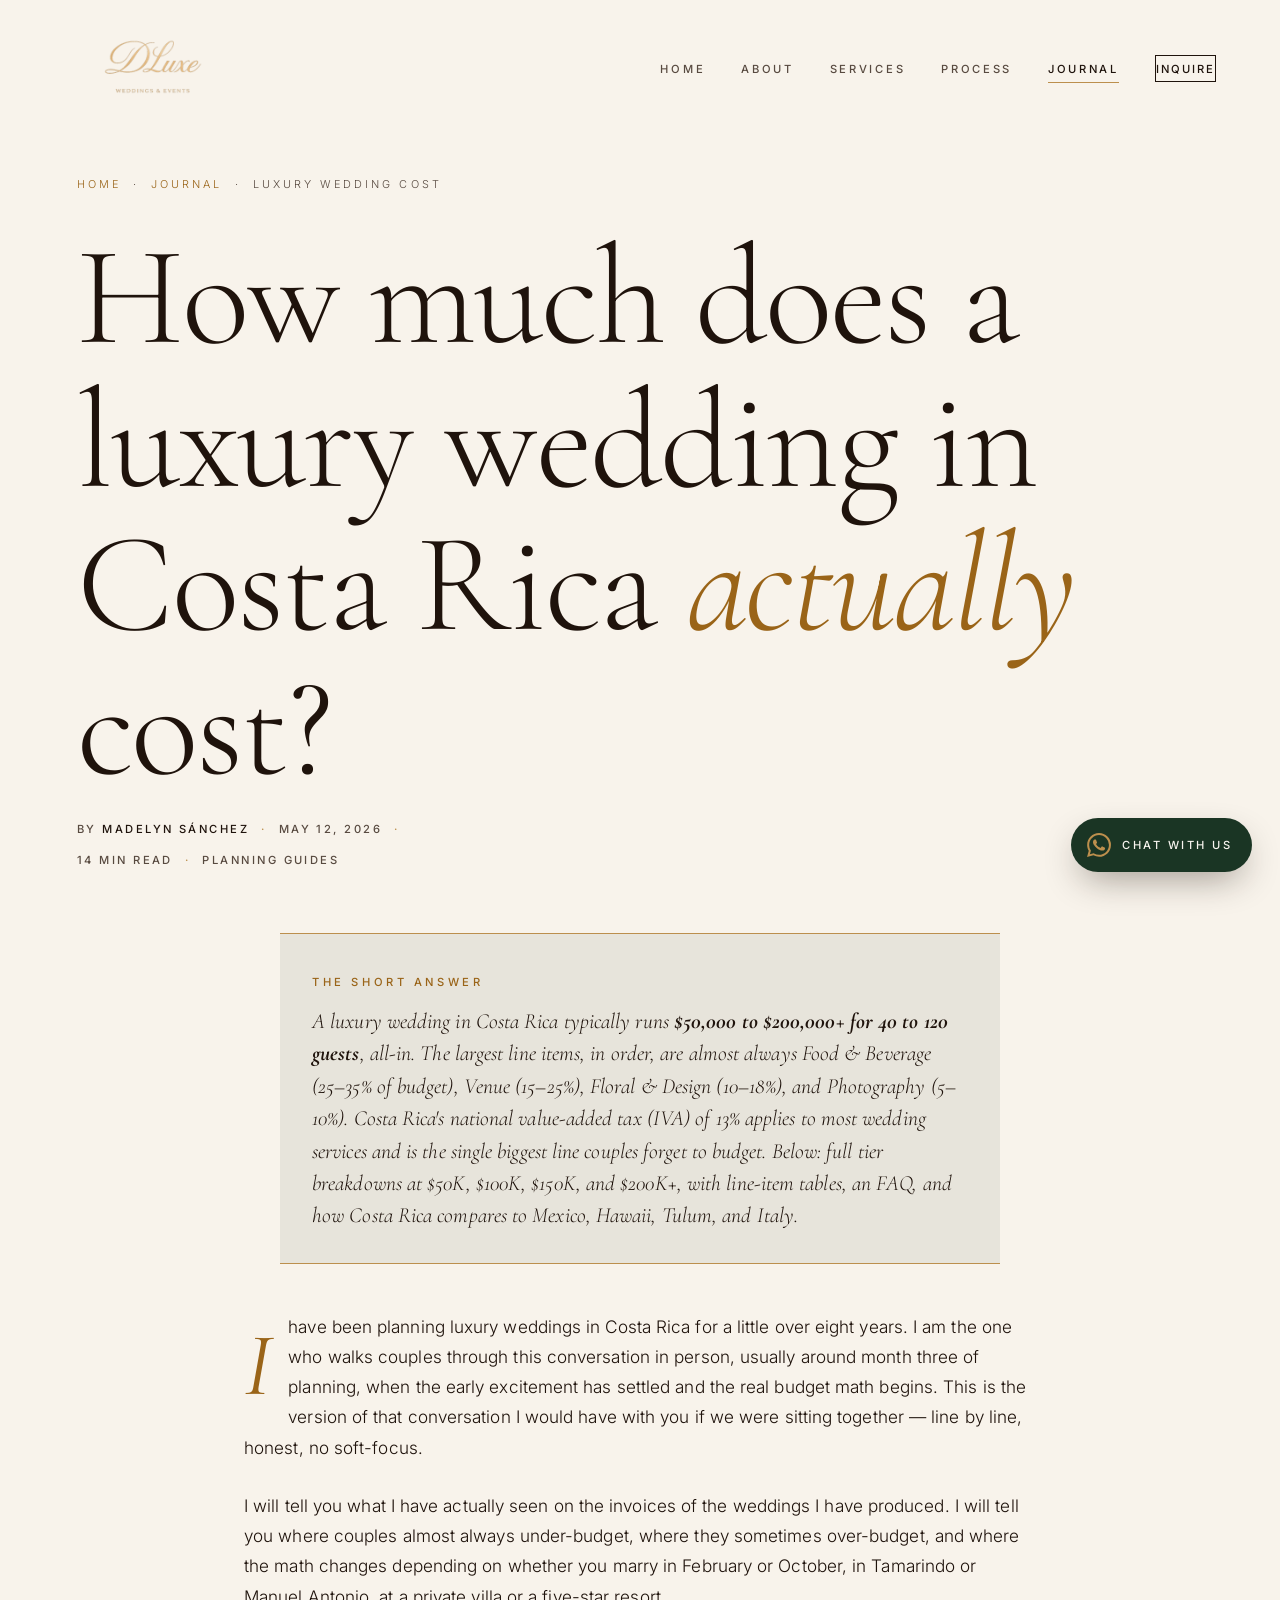
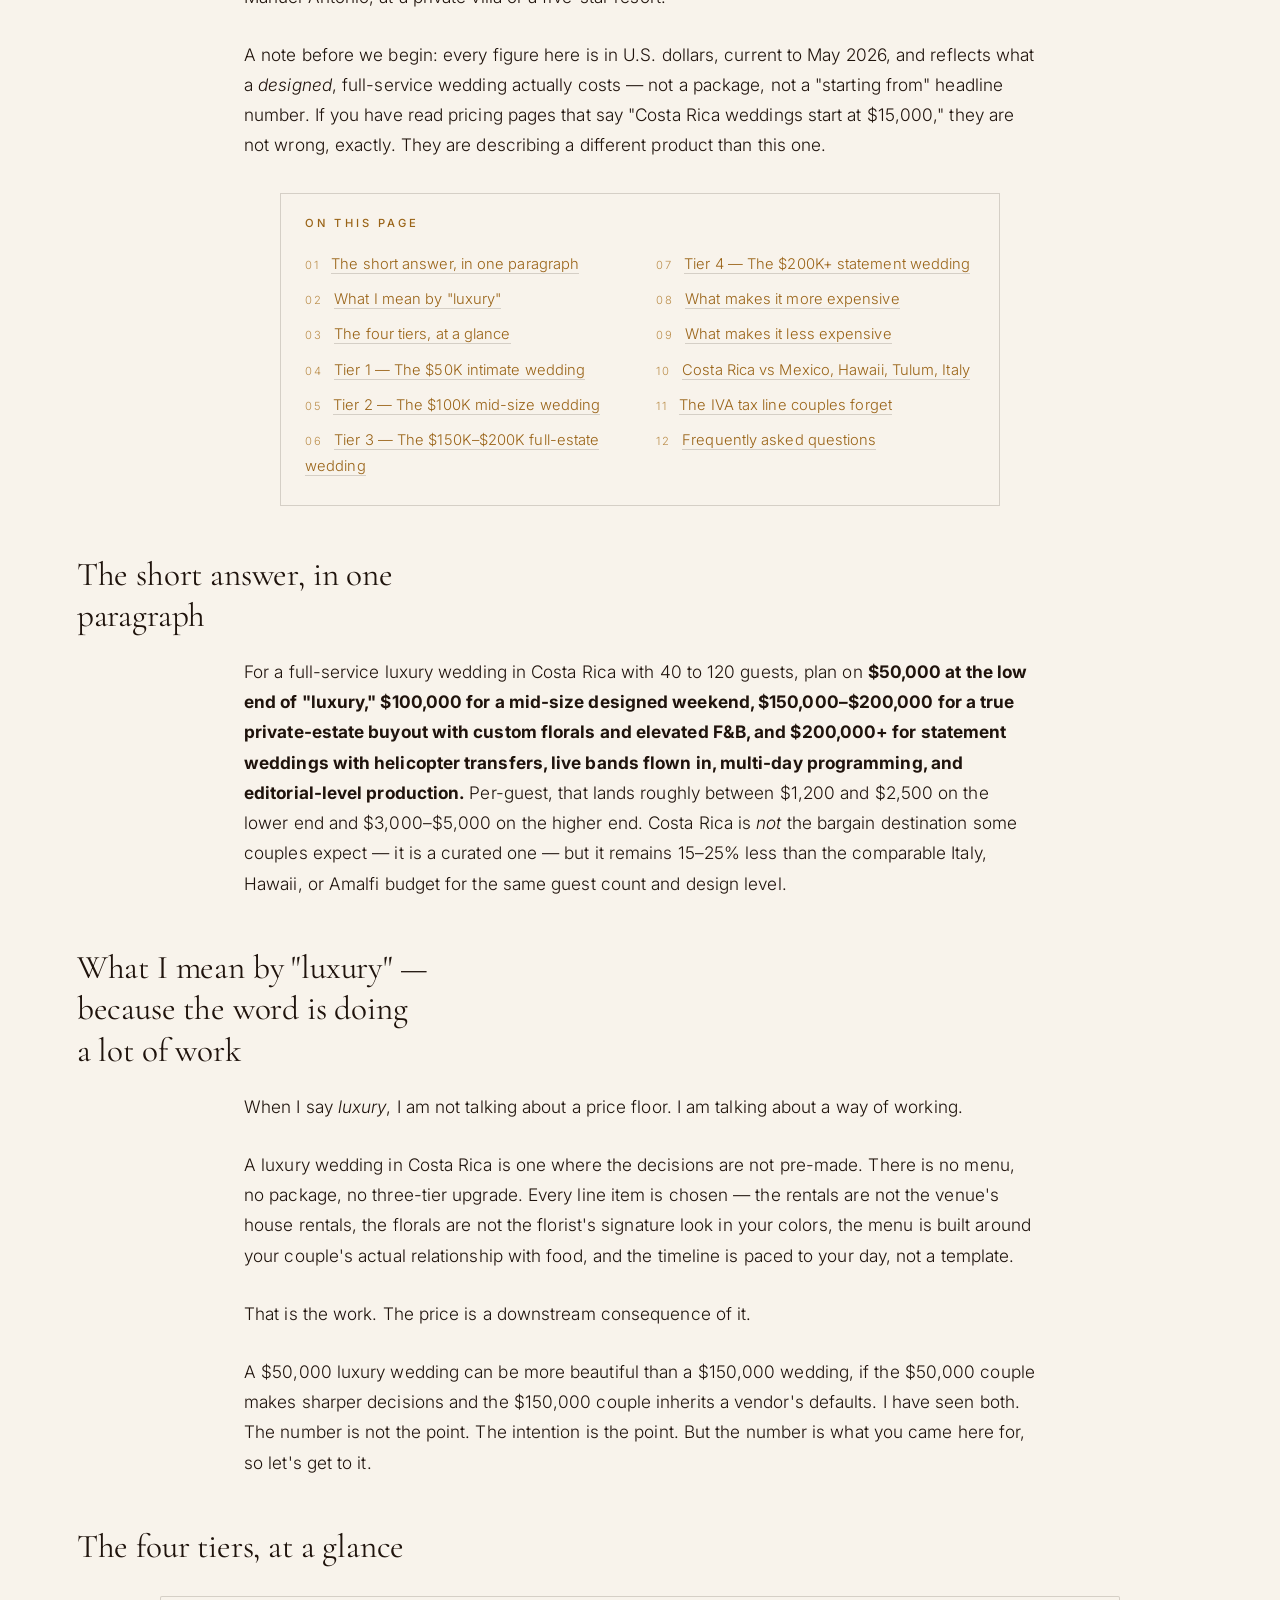
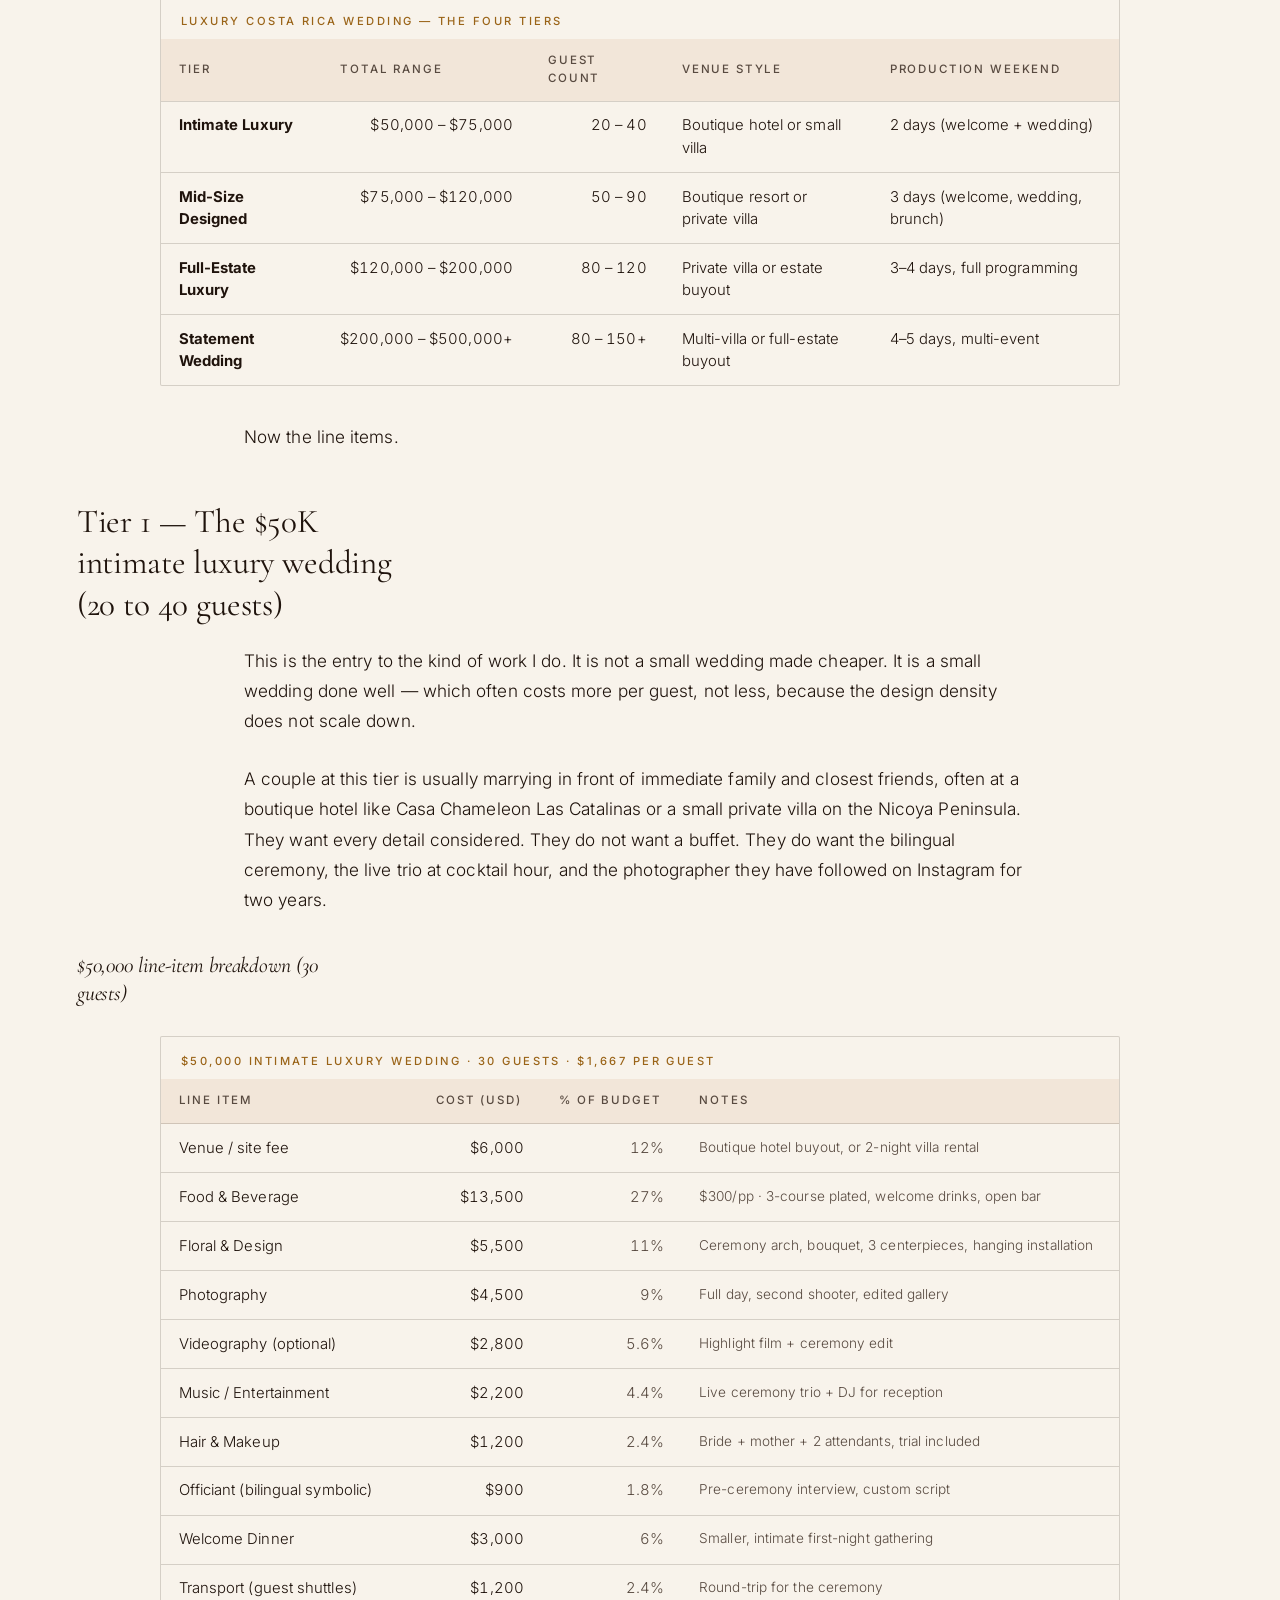
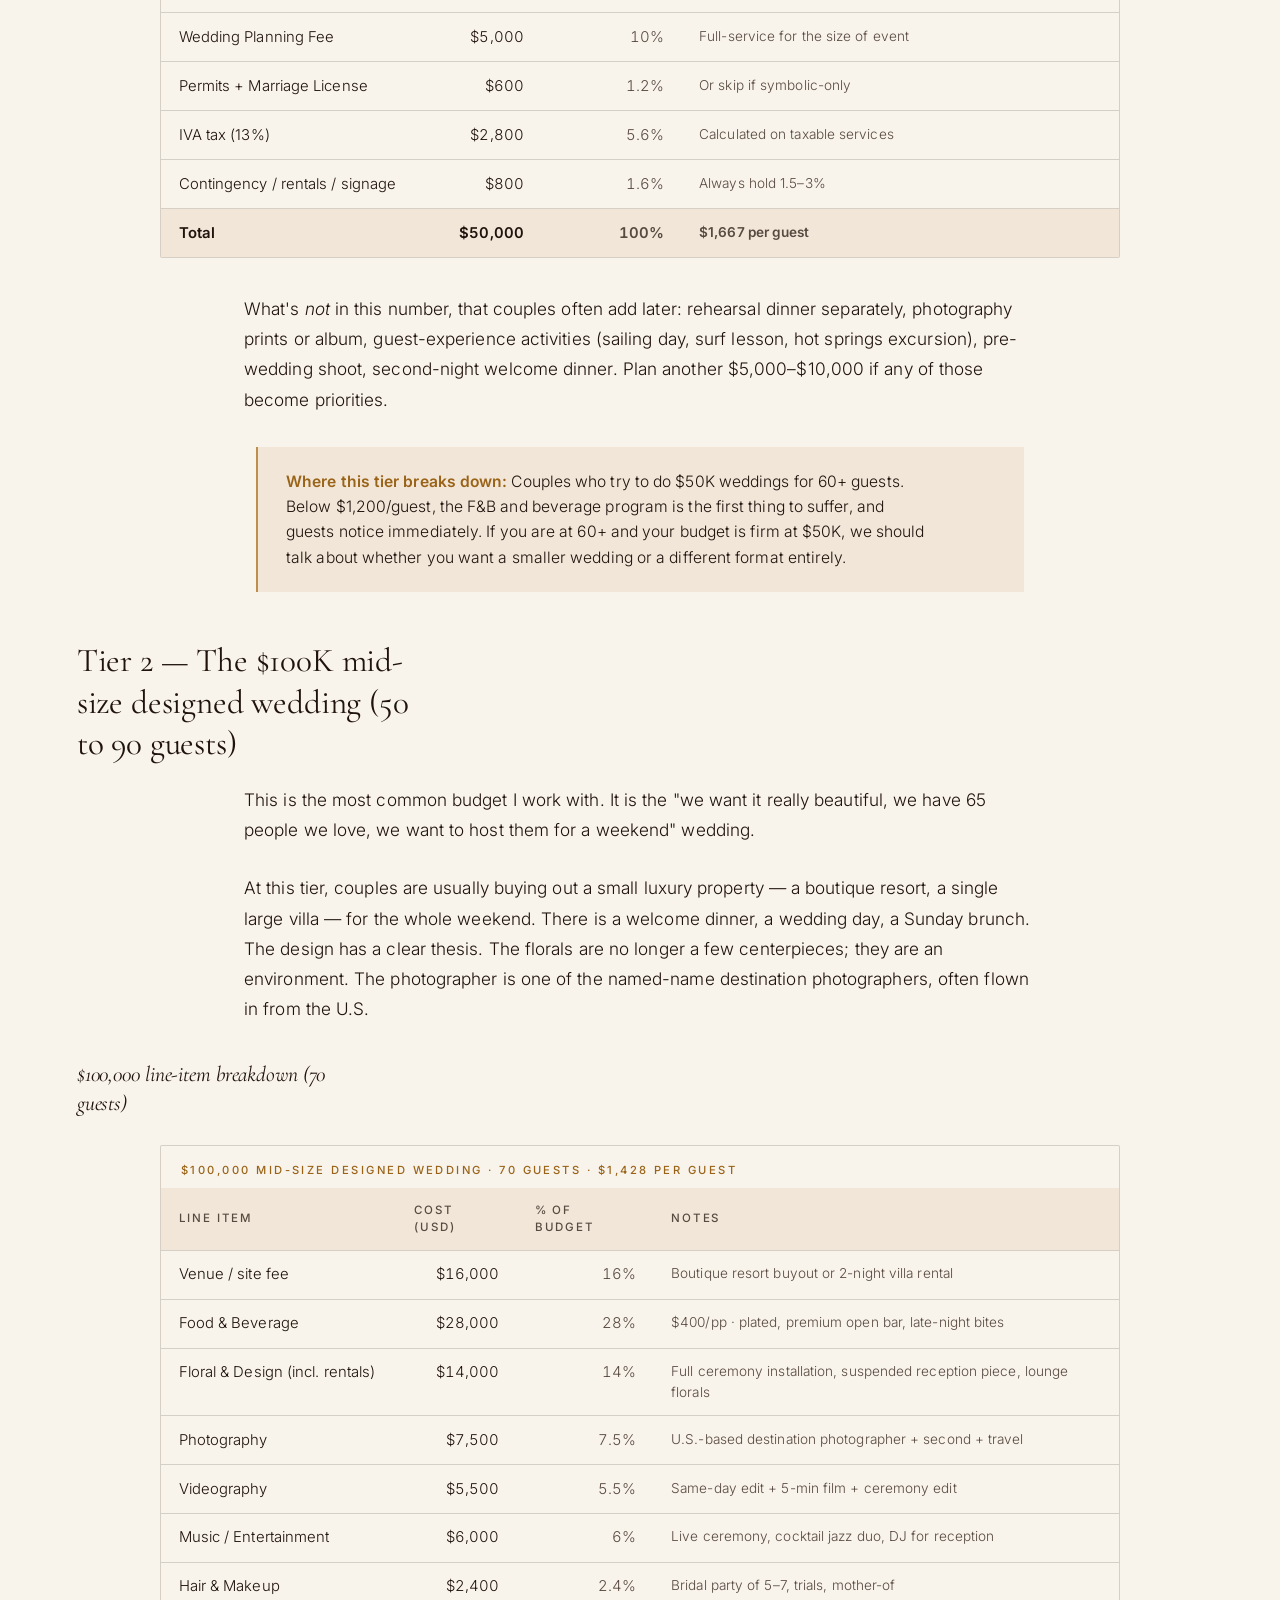
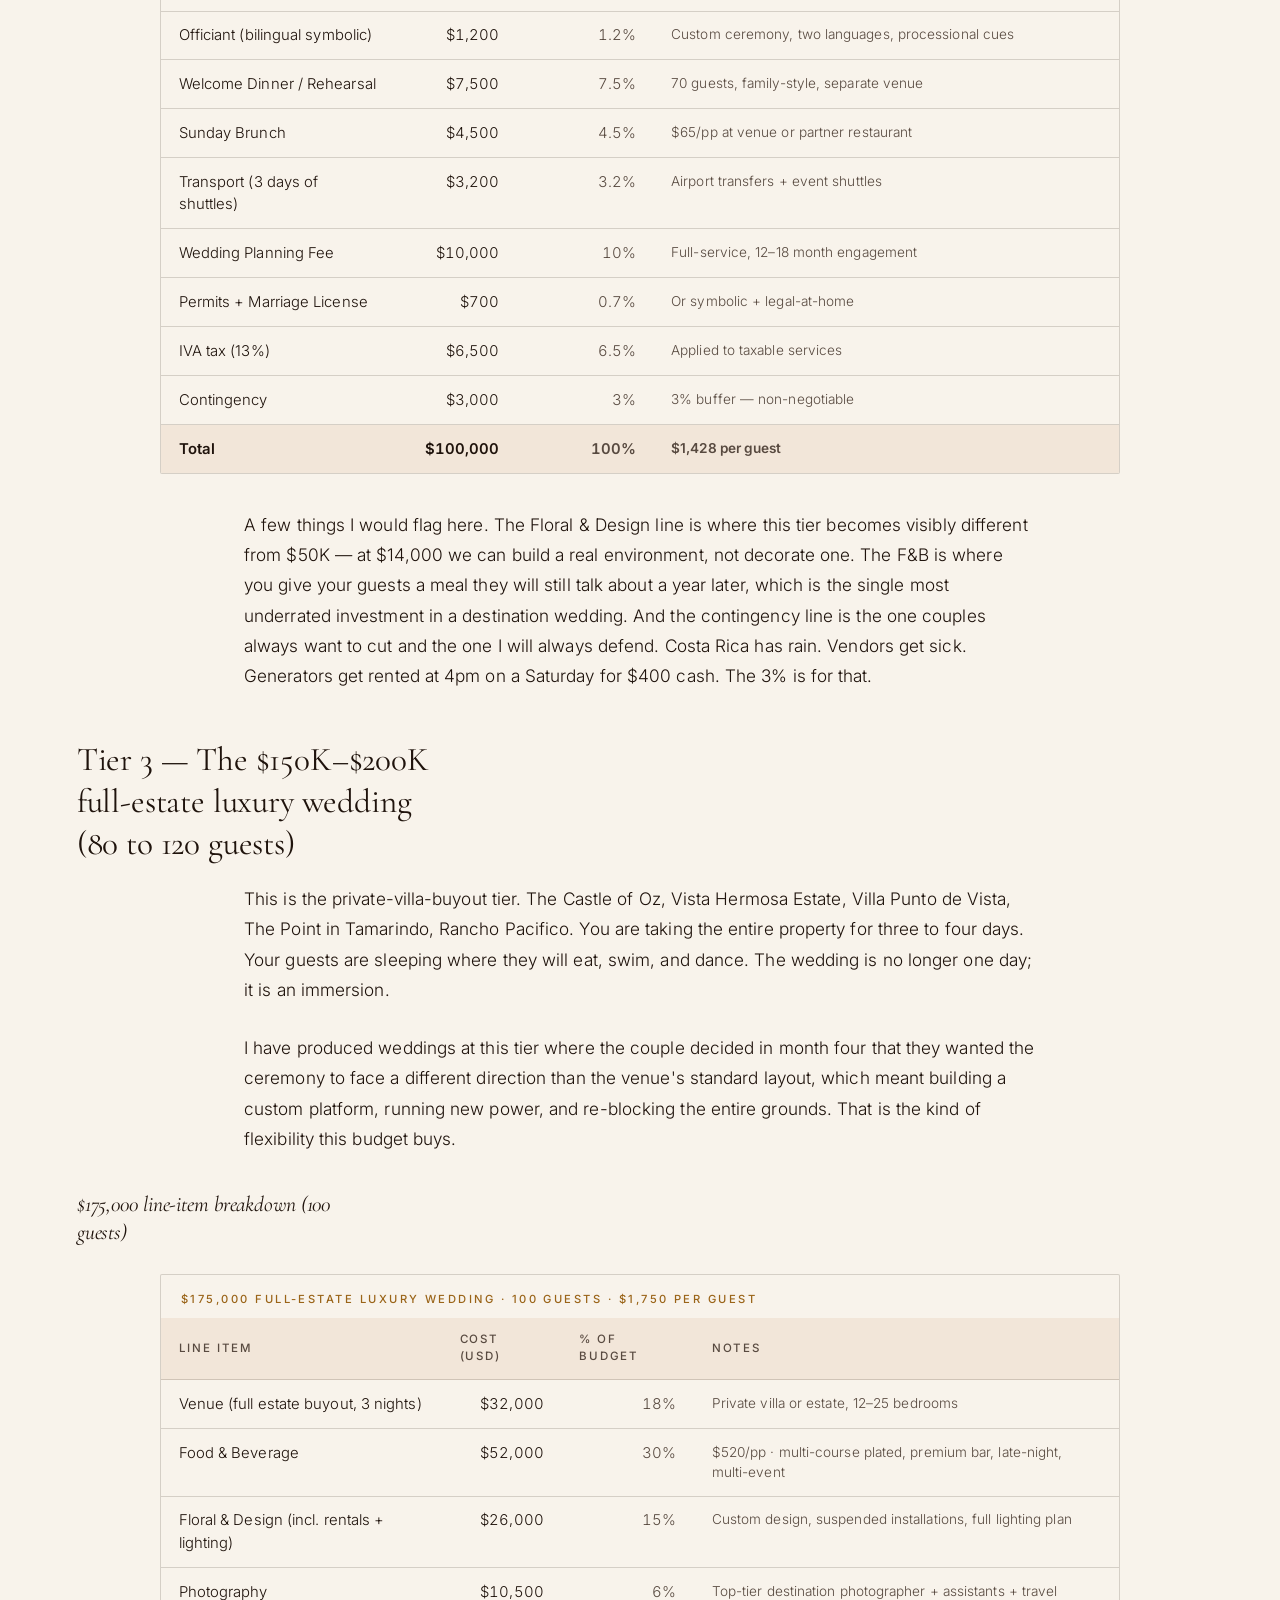
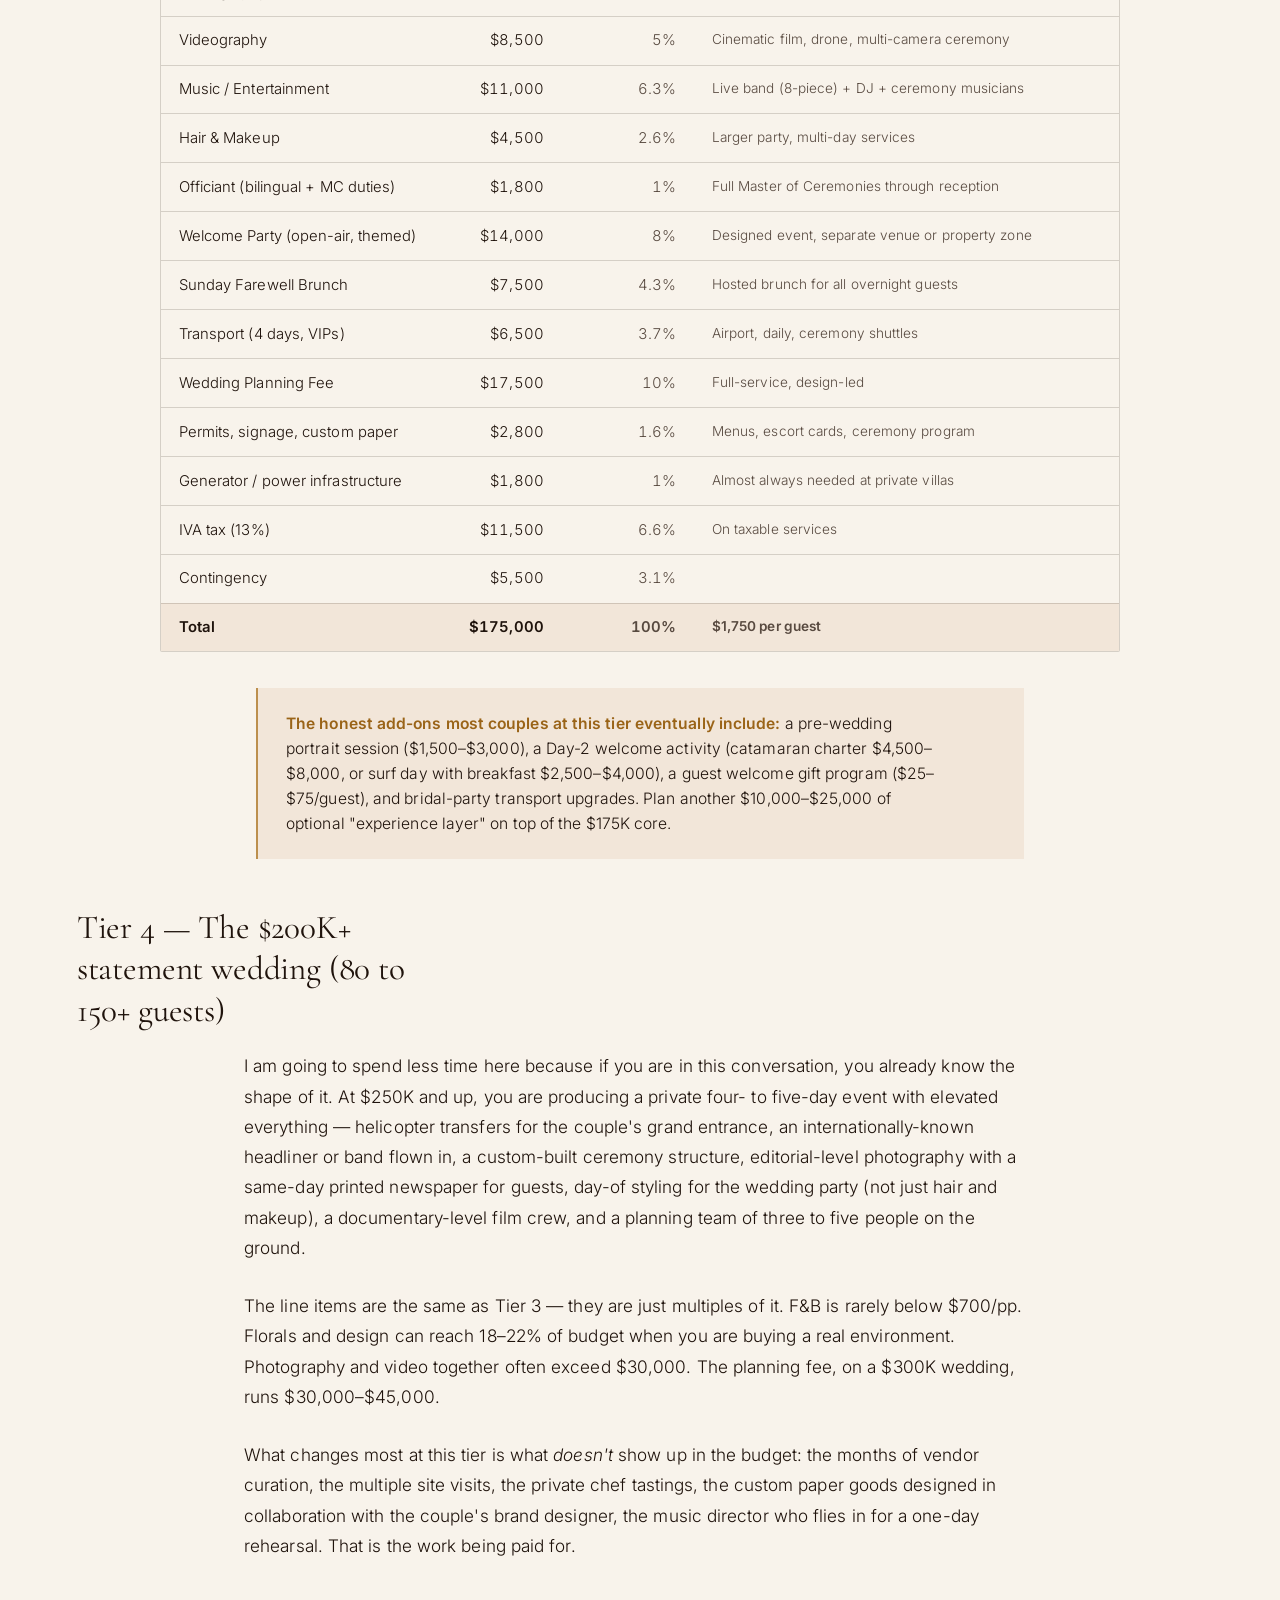
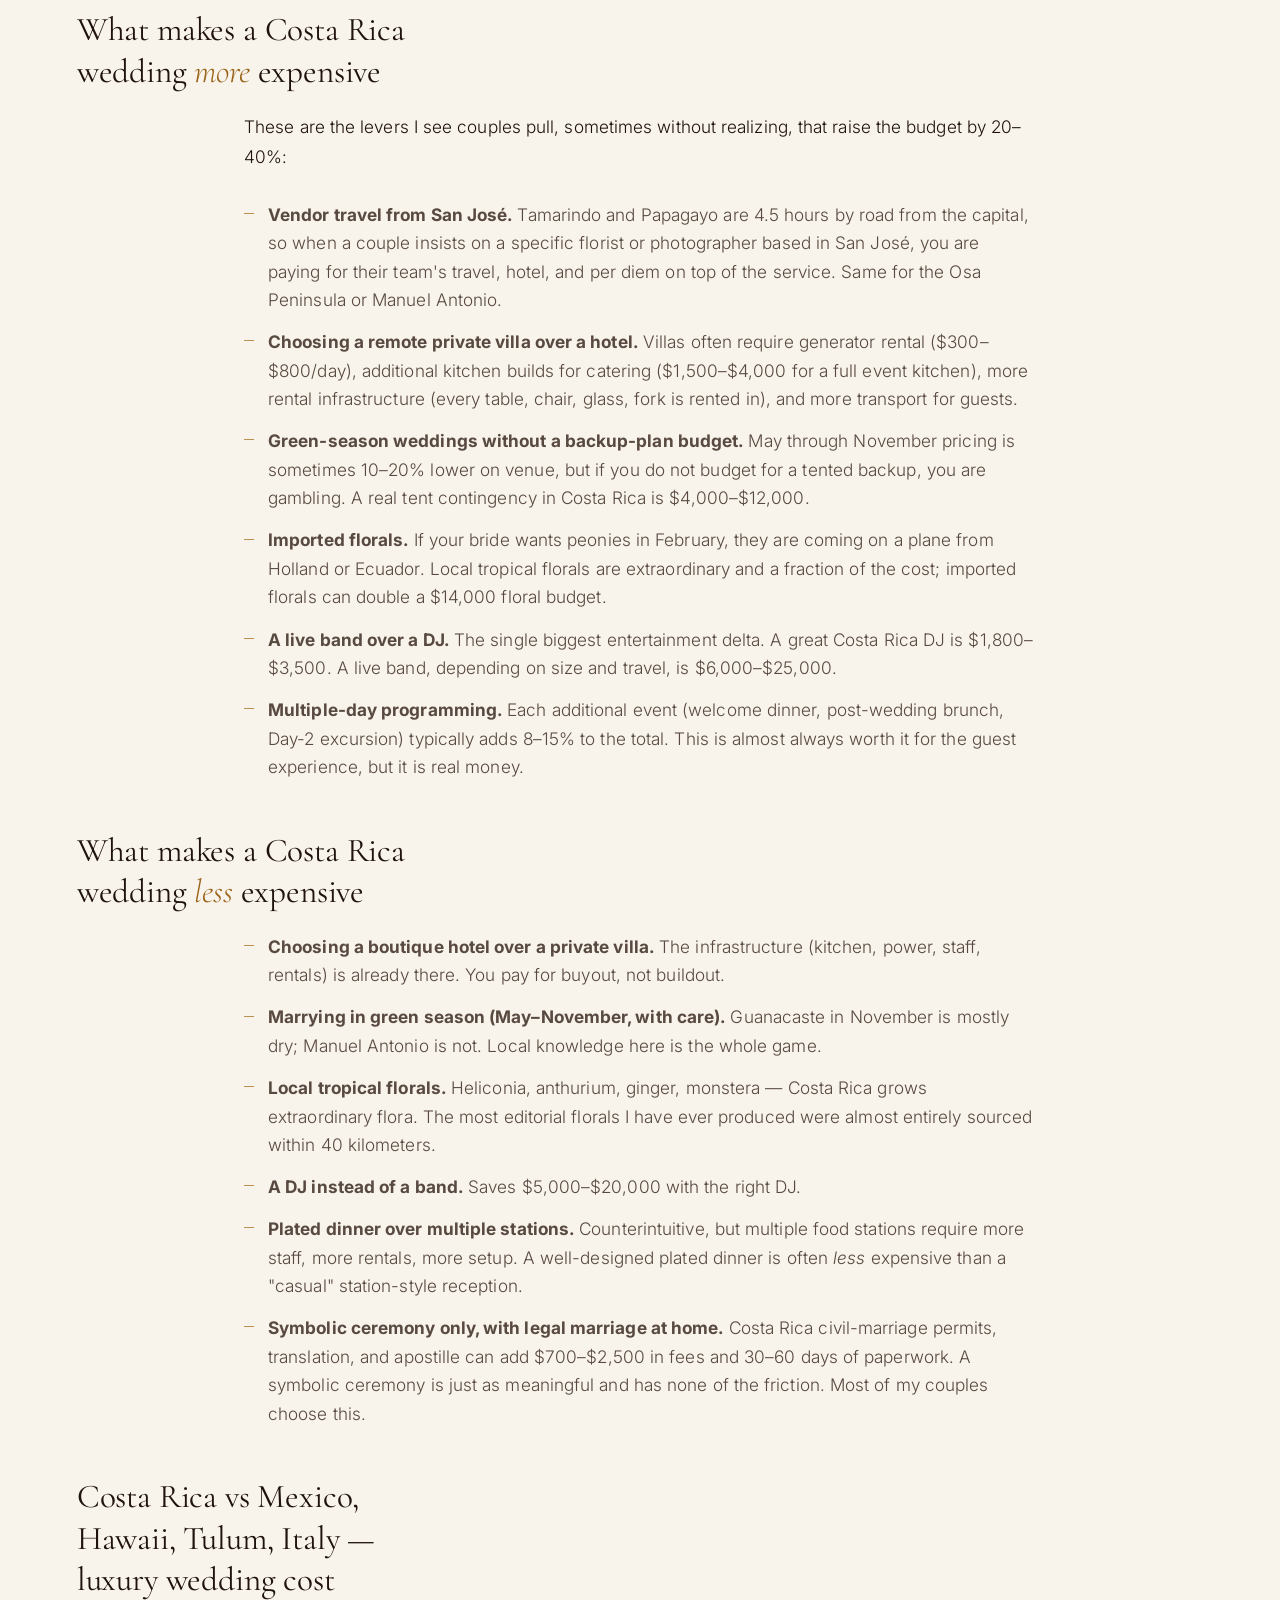
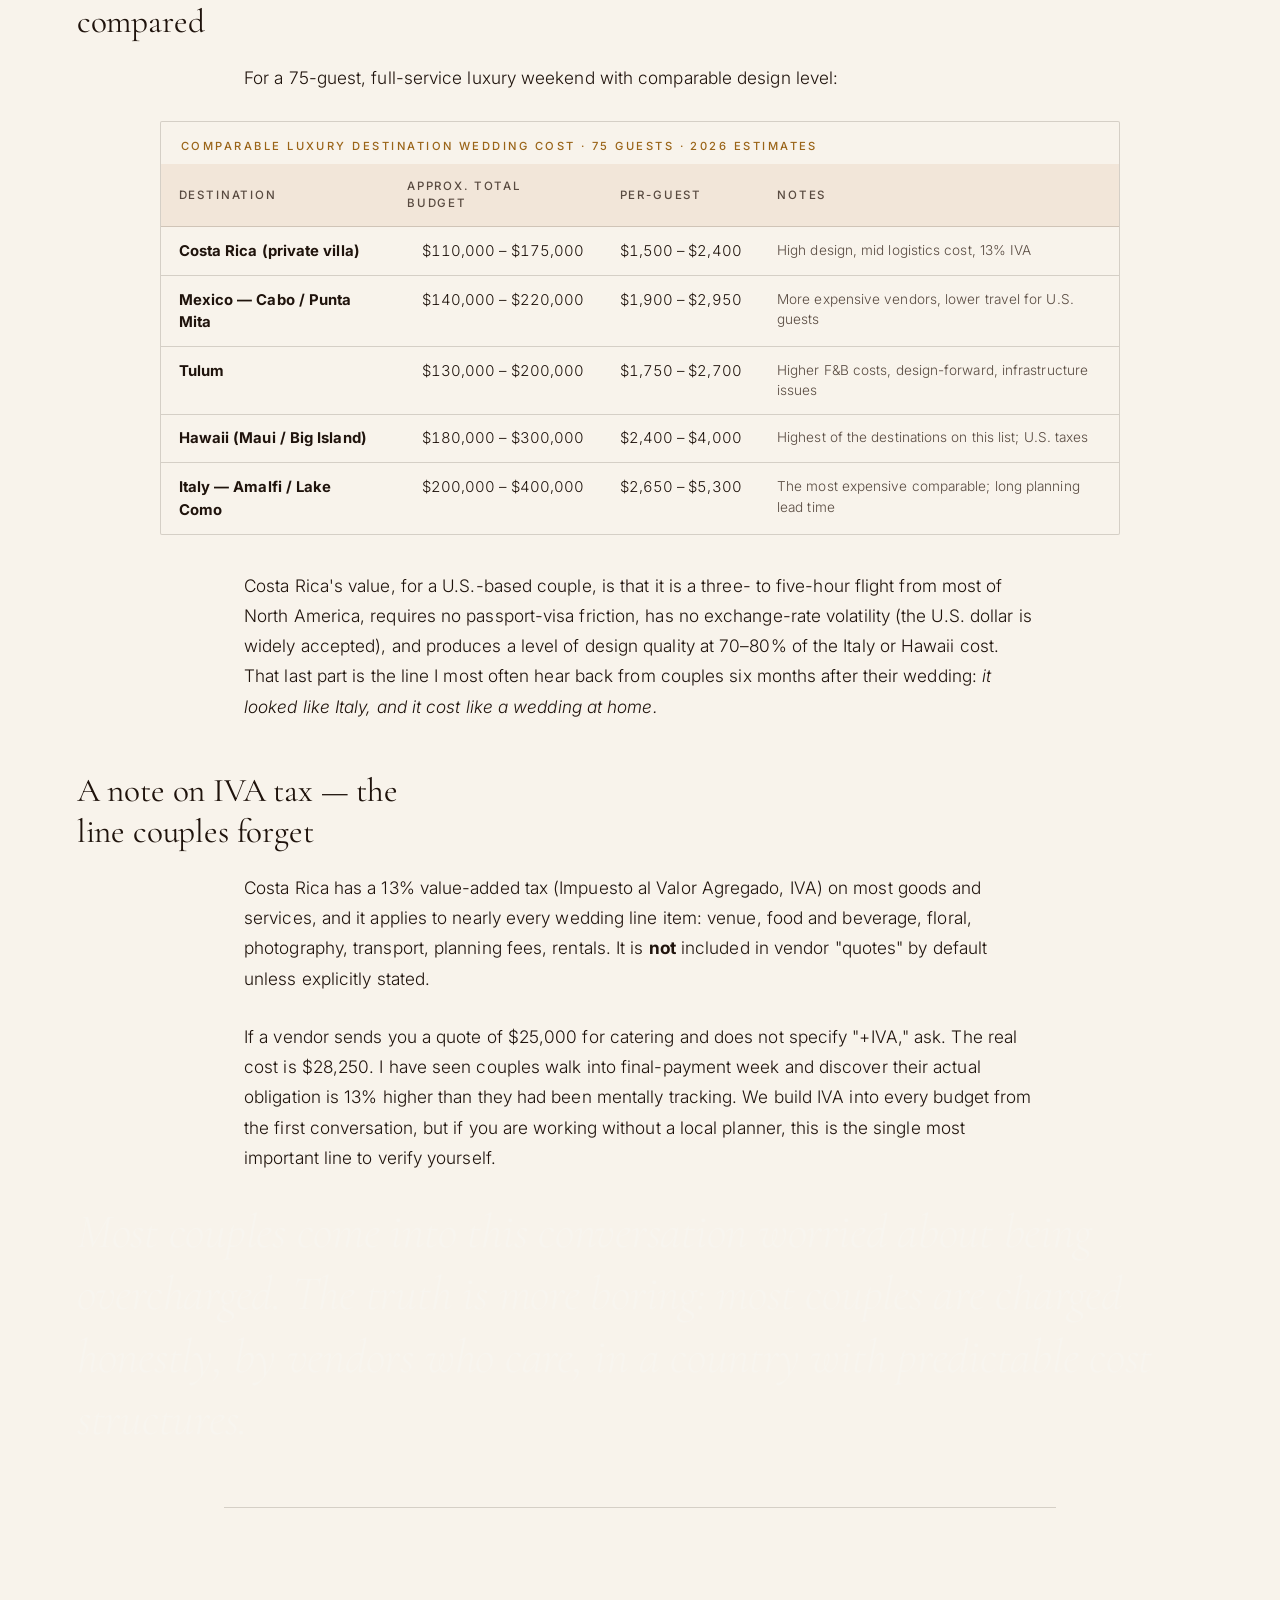
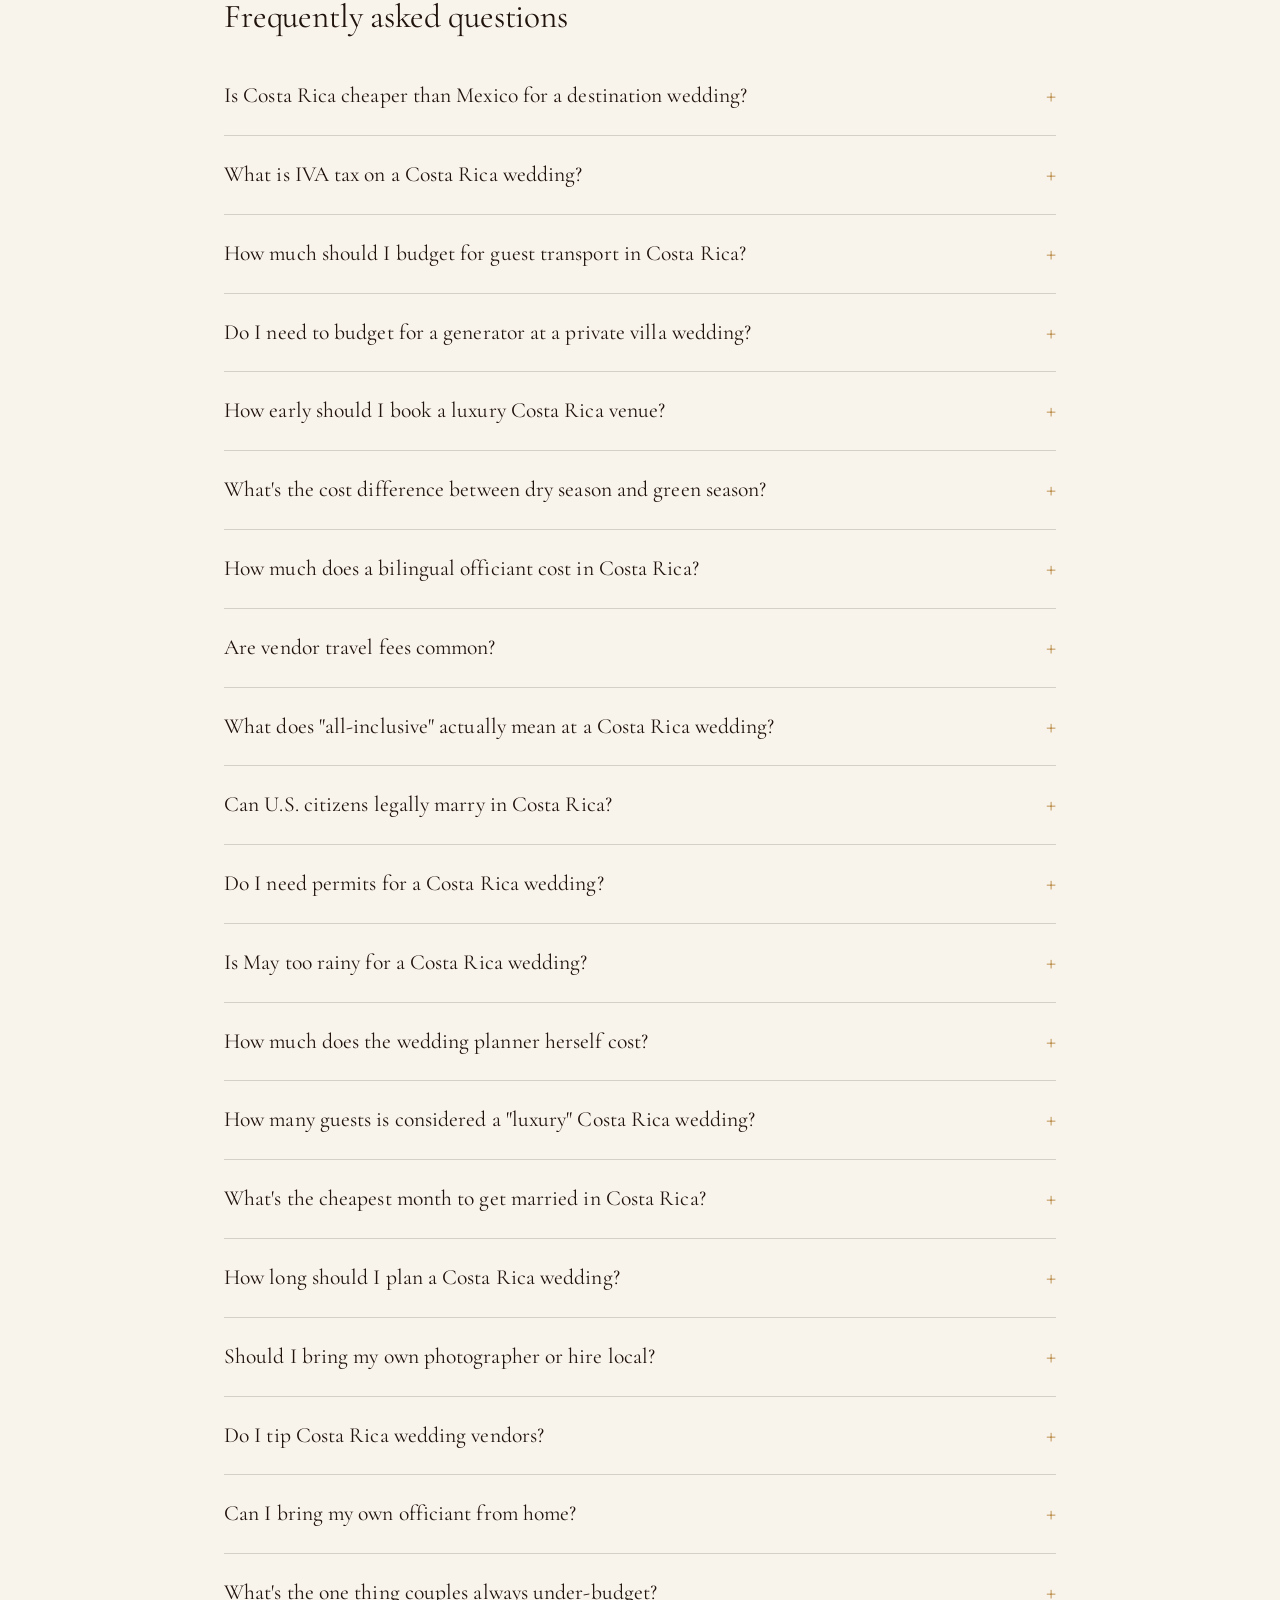
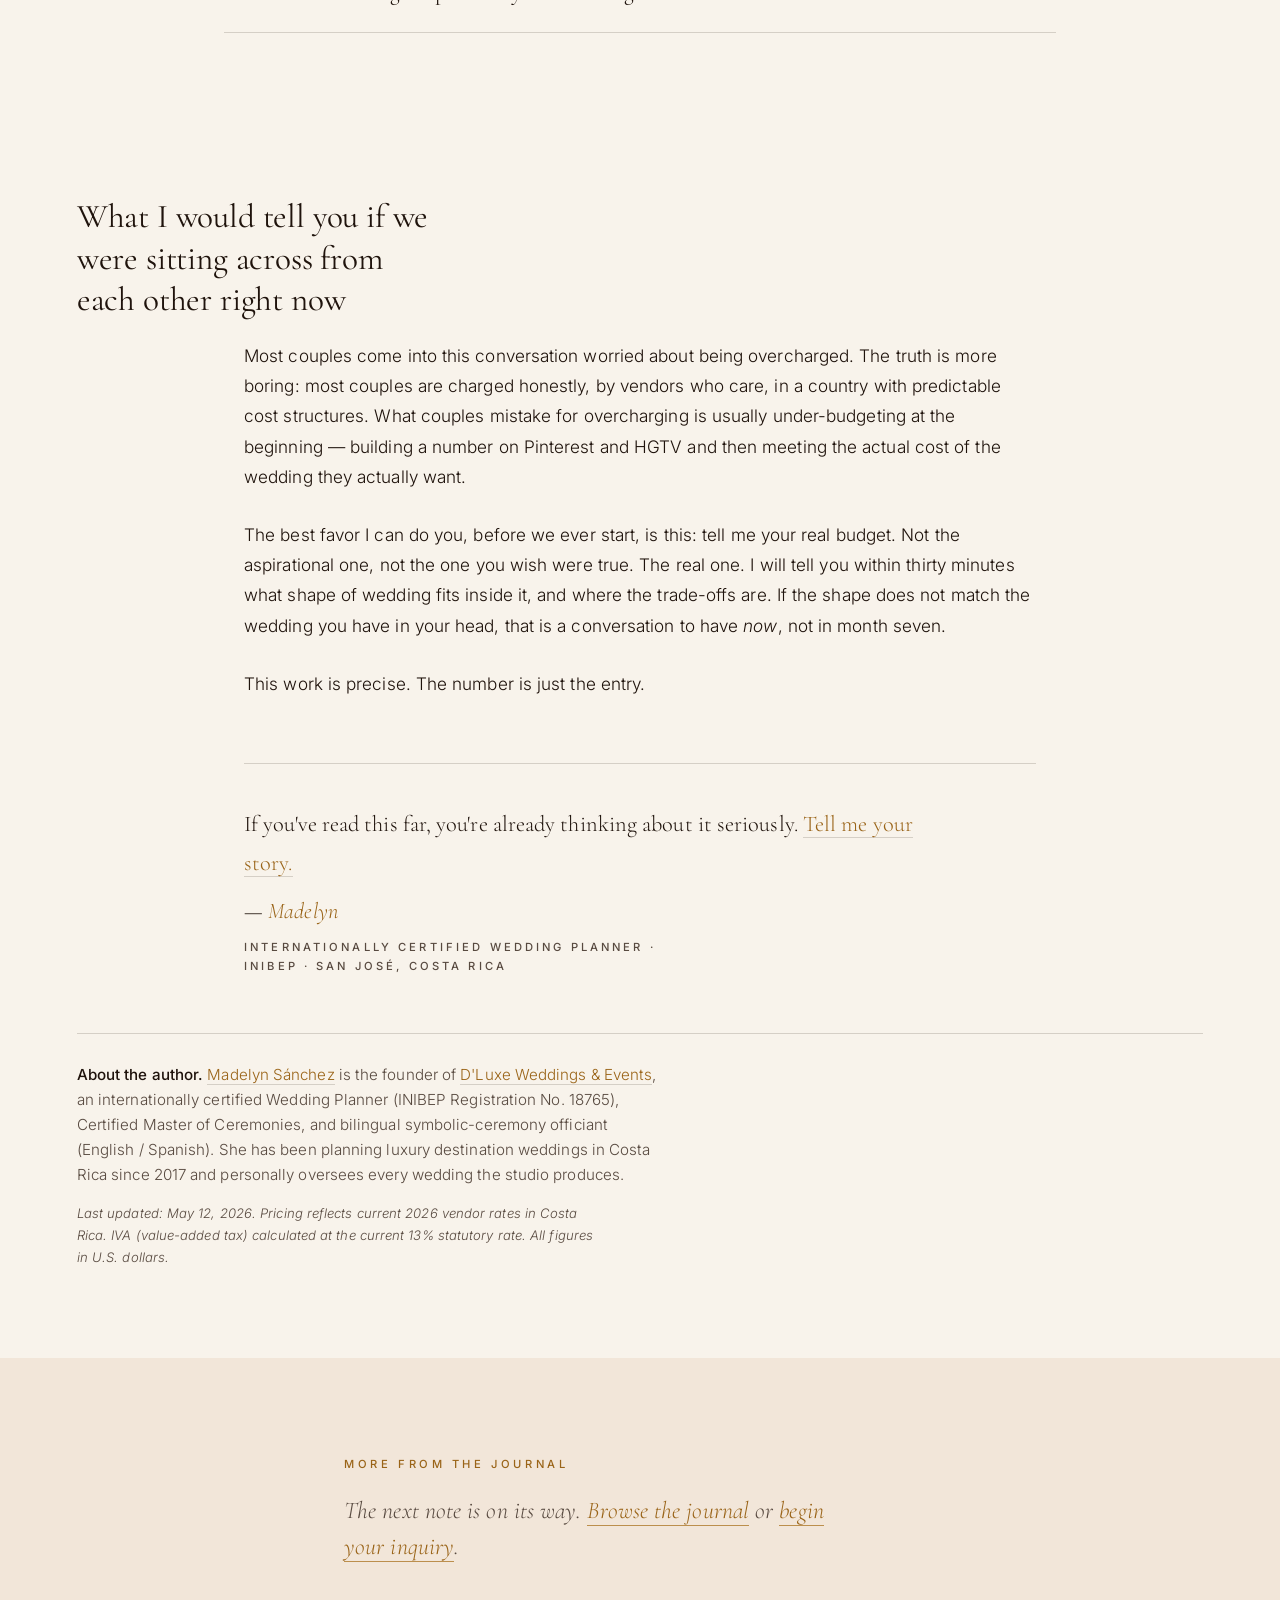
<file: journal/luxury-costa-rica-wedding-cost-2026.html>
<!DOCTYPE html>
<html lang="en">
<head>
<meta charset="UTF-8">
<meta name="viewport" content="width=device-width, initial-scale=1.0">
<title>Luxury Costa Rica Wedding Cost: $50K&ndash;$200K+ (2026)</title>
<meta name="description" content="A Costa Rica luxury wedding runs $50K–$200K+ for 40–120 guests. INIBEP-certified planner Madelyn Sánchez breaks down every line item, by tier.">
<meta name="author" content="Madelyn Sánchez">
<meta name="keywords" content="costa rica wedding cost, luxury wedding costa rica, how much does a costa rica wedding cost, costa rica wedding budget, private villa wedding costa rica cost, costa rica wedding 100 guests cost, IVA tax costa rica wedding">

<link rel="canonical" href="https://dluxeweddings.com/journal/luxury-costa-rica-wedding-cost-2026.html">

<!-- Open Graph -->
<meta property="og:type" content="article">
<meta property="og:site_name" content="D'Luxe Weddings & Events">
<meta property="og:title" content="Luxury Costa Rica Wedding Cost: $50K–$200K+ (2026)">
<meta property="og:description" content="A Costa Rica luxury wedding runs $50K–$200K+ for 40–120 guests. Madelyn Sánchez breaks down every line item, by tier — F&B, floral, photography, planning, IVA tax, and what couples always under-budget.">
<meta property="og:url" content="https://dluxeweddings.com/journal/luxury-costa-rica-wedding-cost-2026.html">
<meta property="og:image" content="https://dluxeweddings.com/assets/images/dluxe-editorial-tablescape-portrait.png">
<meta property="og:image:alt" content="Long-table luxury wedding dinner at sunset on a private Costa Rica villa terrace overlooking the Pacific.">
<meta property="og:locale" content="en_US">
<meta property="article:published_time" content="2026-05-12T00:00:00Z">
<meta property="article:modified_time" content="2026-05-12T00:00:00Z">
<meta property="article:author" content="Madelyn Sánchez">
<meta property="article:section" content="Planning Guides">
<meta property="article:tag" content="Costa Rica Wedding Cost">
<meta property="article:tag" content="Luxury Destination Wedding">
<meta property="article:tag" content="Wedding Budget">

<!-- Twitter -->
<meta name="twitter:card" content="summary_large_image">
<meta name="twitter:title" content="Luxury Costa Rica Wedding Cost: $50K–$200K+ (2026)">
<meta name="twitter:description" content="An INIBEP-certified planner's honest, line-by-line breakdown of what a luxury Costa Rica wedding actually costs in 2026.">
<meta name="twitter:image" content="https://dluxeweddings.com/assets/images/dluxe-editorial-tablescape-portrait.png">

<link rel="preconnect" href="https://fonts.googleapis.com">
<link rel="preconnect" href="https://fonts.gstatic.com" crossorigin>
<link href="https://fonts.googleapis.com/css2?family=Cormorant+Garamond:ital,wght@0,300;0,400;0,500;1,300;1,400;1,500&family=Inter:wght@300;400;500;600&display=swap" rel="stylesheet">
<link rel="stylesheet" href="../assets/css/style.css">
<link rel="icon" type="image/png" href="../assets/images/dluxe-icon-transparent.png">
<link rel="apple-touch-icon" href="../assets/images/dluxe-icon-transparent.png">
<link rel="alternate" type="application/rss+xml" title="D'Luxe Weddings &amp; Events — Journal" href="../feed.xml">

<!-- Structured data: Organization + WebSite + Article + Person (author) + BreadcrumbList + FAQPage + Speakable -->
<script type="application/ld+json">
{
  "@context": "https://schema.org",
  "@graph": [
    {
      "@type": ["Organization", "ProfessionalService"],
      "@id": "https://dluxeweddings.com/#organization",
      "name": "D'Luxe Weddings & Events",
      "alternateName": "D'Luxe Events",
      "url": "https://dluxeweddings.com/",
      "logo": {
        "@type": "ImageObject",
        "url": "https://dluxeweddings.com/assets/images/dluxe-logo-transparent.png"
      },
      "image": "https://dluxeweddings.com/assets/images/dluxe-mosaic-a-arch-wide.png",
      "description": "A luxury wedding planning and event design studio in Costa Rica, led by Madelyn Sánchez, internationally certified by INIBEP.",
      "email": "hello@dluxeweddings.com",
      "areaServed": {"@type": "Country", "name": "Costa Rica"},
      "knowsLanguage": ["en", "es"],
      "founder": {"@id": "https://dluxeweddings.com/about.html#madelyn"}
    },
    {
      "@type": "WebSite",
      "@id": "https://dluxeweddings.com/#website",
      "url": "https://dluxeweddings.com/",
      "name": "D'Luxe Weddings & Events",
      "publisher": {"@id": "https://dluxeweddings.com/#organization"},
      "inLanguage": "en"
    },
    {
      "@type": "Person",
      "@id": "https://dluxeweddings.com/about.html#madelyn",
      "name": "Madelyn Sánchez",
      "givenName": "Madelyn",
      "familyName": "Sánchez",
      "jobTitle": "Wedding Planner & Certified Officiant",
      "url": "https://dluxeweddings.com/about.html",
      "image": "https://dluxeweddings.com/assets/images/madelyn%20v2.jpeg",
      "worksFor": {"@id": "https://dluxeweddings.com/#organization"},
      "knowsLanguage": ["en", "es"],
      "knowsAbout": [
        "Luxury destination weddings",
        "Costa Rica wedding planning",
        "Bilingual symbolic ceremonies",
        "Master of Ceremonies",
        "Wedding budgeting and cost planning",
        "Private villa wedding production"
      ],
      "hasCredential": [
        {"@type": "EducationalOccupationalCredential", "credentialCategory": "Certification", "name": "INIBEP Certified International Wedding & Event Planner", "identifier": "18765"},
        {"@type": "EducationalOccupationalCredential", "credentialCategory": "Certification", "name": "Certified Master of Ceremonies"},
        {"@type": "EducationalOccupationalCredential", "credentialCategory": "Certification", "name": "Bilingual Symbolic Ceremony Officiant (EN / ES)"}
      ]
    },
    {
      "@type": "Article",
      "@id": "https://dluxeweddings.com/journal/luxury-costa-rica-wedding-cost-2026.html#article",
      "isPartOf": {"@id": "https://dluxeweddings.com/journal/#blog"},
      "headline": "How Much Does a Luxury Wedding in Costa Rica Cost? $50K, $100K, $150K+ Breakdowns (2026)",
      "name": "Luxury Costa Rica Wedding Cost: $50K–$200K+ (2026)",
      "description": "A Costa Rica luxury wedding runs $50K–$200K+ for 40–120 guests. INIBEP-certified planner Madelyn Sánchez breaks down every line item, by tier.",
      "url": "https://dluxeweddings.com/journal/luxury-costa-rica-wedding-cost-2026.html",
      "mainEntityOfPage": {
        "@type": "WebPage",
        "@id": "https://dluxeweddings.com/journal/luxury-costa-rica-wedding-cost-2026.html"
      },
      "datePublished": "2026-05-12",
      "dateModified": "2026-05-12",
      "author": {"@id": "https://dluxeweddings.com/about.html#madelyn"},
      "publisher": {"@id": "https://dluxeweddings.com/#organization"},
      "image": {
        "@type": "ImageObject",
        "url": "https://dluxeweddings.com/assets/images/dluxe-editorial-tablescape-portrait.png",
        "caption": "Long-table luxury wedding dinner at sunset on a private Costa Rica villa terrace overlooking the Pacific."
      },
      "inLanguage": "en",
      "wordCount": 3500,
      "articleSection": "Planning Guides",
      "keywords": "costa rica wedding cost, luxury wedding costa rica, costa rica wedding budget, private villa wedding costa rica cost, IVA tax costa rica wedding, costa rica wedding 100 guests cost",
      "about": [
        {"@type": "Thing", "name": "Destination wedding budgeting"},
        {"@type": "Thing", "name": "Luxury wedding planning in Costa Rica"},
        {"@type": "Place", "name": "Costa Rica"}
      ],
      "mentions": [
        {"@type": "Place", "name": "Tamarindo, Costa Rica"},
        {"@type": "Place", "name": "Papagayo Peninsula"},
        {"@type": "Place", "name": "Manuel Antonio"},
        {"@type": "Place", "name": "Nicoya Peninsula"},
        {"@type": "Place", "name": "Las Catalinas"}
      ],
      "speakable": {
        "@type": "SpeakableSpecification",
        "cssSelector": [".post-tldr", ".post-callout", ".post-faq-body"]
      }
    },
    {
      "@type": "BreadcrumbList",
      "itemListElement": [
        {"@type": "ListItem", "position": 1, "name": "Home", "item": "https://dluxeweddings.com/"},
        {"@type": "ListItem", "position": 2, "name": "Journal", "item": "https://dluxeweddings.com/journal/"},
        {"@type": "ListItem", "position": 3, "name": "Luxury Costa Rica Wedding Cost 2026", "item": "https://dluxeweddings.com/journal/luxury-costa-rica-wedding-cost-2026.html"}
      ]
    },
    {
      "@type": "FAQPage",
      "@id": "https://dluxeweddings.com/journal/luxury-costa-rica-wedding-cost-2026.html#faq",
      "mainEntity": [
        {
          "@type": "Question",
          "name": "Is Costa Rica cheaper than Mexico for a destination wedding?",
          "acceptedAnswer": {
            "@type": "Answer",
            "text": "Slightly, yes — generally 10–20% less for a comparable luxury wedding, though Cabo and Punta Mita have closed much of that gap in recent years. The bigger difference is style: Costa Rica weddings lean toward private-estate, nature-immersive design; Mexico leans toward resort-buyout and beach-club aesthetics. Choose for fit, not for savings."
          }
        },
        {
          "@type": "Question",
          "name": "What is IVA tax on a Costa Rica wedding?",
          "acceptedAnswer": {
            "@type": "Answer",
            "text": "IVA is Costa Rica's 13% value-added tax. It applies to nearly all wedding-related services — venue, catering, planning, floral, photography, transport, rentals. Always confirm whether vendor quotes include or exclude IVA before signing."
          }
        },
        {
          "@type": "Question",
          "name": "How much should I budget for guest transport in Costa Rica?",
          "acceptedAnswer": {
            "@type": "Answer",
            "text": "For a 75-guest wedding with airport transfers and 2–3 days of event shuttles, budget $3,000–$6,500. If your venue is more than 90 minutes from the airport (Manuel Antonio, the Osa Peninsula), shuttles or charter flights add 30–50% to this line."
          }
        },
        {
          "@type": "Question",
          "name": "Do I need to budget for a generator at a private villa wedding?",
          "acceptedAnswer": {
            "@type": "Answer",
            "text": "Usually, yes. Most private villas in Costa Rica do not have power infrastructure built for full-band, full-lighting, full-catering events. Generator rental runs $300–$800 per day plus fuel. Budget $1,000–$2,500 for the weekend at most private estates."
          }
        },
        {
          "@type": "Question",
          "name": "How early should I book a luxury Costa Rica venue?",
          "acceptedAnswer": {
            "@type": "Answer",
            "text": "For dry-season Saturdays (December through April) at the top private villas — The Point, Vista Hermosa Estate, Casa Chameleon Las Catalinas, Villa Punto de Vista, Castle of Oz, Rancho Pacifico — book 14 to 18 months out. For green season, 8 to 12 months is enough for almost any property."
          }
        },
        {
          "@type": "Question",
          "name": "What is the cost difference between dry season and green season?",
          "acceptedAnswer": {
            "@type": "Answer",
            "text": "Most venues discount 10–20% in green season (May–November). Vendors are slightly more flexible. F&B and design pricing rarely change. The trade-off is weather risk, which you mitigate with a real tent budget — not by hoping it does not rain."
          }
        },
        {
          "@type": "Question",
          "name": "How much does a bilingual officiant cost in Costa Rica?",
          "acceptedAnswer": {
            "@type": "Answer",
            "text": "A certified bilingual symbolic-ceremony officiant in Costa Rica runs $800–$1,800 for a custom ceremony, including pre-ceremony interview, script development, and rehearsal. There are perhaps a dozen of us working at this level on the Pacific coast."
          }
        },
        {
          "@type": "Question",
          "name": "Are vendor travel fees common?",
          "acceptedAnswer": {
            "@type": "Answer",
            "text": "Yes — and they catch couples off-guard. If you book a San José–based florist for a Tamarindo wedding, expect their team's transport, lodging, and per diem on top of the service quote. The same is true for photographers, hair-and-makeup teams, and musicians traveling to your venue. Always ask what is and is not included."
          }
        },
        {
          "@type": "Question",
          "name": "What does 'all-inclusive' actually mean at a Costa Rica wedding?",
          "acceptedAnswer": {
            "@type": "Answer",
            "text": "At a resort, 'all-inclusive' usually means the food and beverage for the wedding day only are included in a per-guest package, plus the venue. It rarely includes floral, photography, officiant, planning, transport, welcome events, or IVA. Read the contract carefully — the gap between 'all-inclusive starting at $35,000' and the real out-the-door cost is often 60–100% higher."
          }
        },
        {
          "@type": "Question",
          "name": "Can U.S. citizens legally marry in Costa Rica?",
          "acceptedAnswer": {
            "@type": "Answer",
            "text": "Yes. Costa Rica recognizes civil marriage for foreign citizens with valid passports and a single-day in-country process. The marriage is registered in Costa Rica and then requires apostille and recognition in your home state. Most of our couples choose to handle the legal portion at home before or after, and do a symbolic bilingual ceremony in Costa Rica, which is easier and equally meaningful."
          }
        },
        {
          "@type": "Question",
          "name": "Do I need permits for a Costa Rica wedding?",
          "acceptedAnswer": {
            "@type": "Answer",
            "text": "For most private venues, the venue handles permits as part of the buyout. For beach ceremonies, you may need a municipal permit ($150–$400) — your planner organizes this. For weddings at national parks (Manuel Antonio, Corcovado), the permit process is more involved and adds $300–$1,500."
          }
        },
        {
          "@type": "Question",
          "name": "Is May too rainy for a Costa Rica wedding?",
          "acceptedAnswer": {
            "@type": "Answer",
            "text": "Not in Guanacaste (Tamarindo, Papagayo, Las Catalinas), where May is still mostly dry. May is the start of the green season, and the first rains arrive in the afternoon, not at sunset. May ceremonies are some of the most beautiful we produce. Manuel Antonio and the Osa Peninsula are different — those regions get genuine rain from May onward."
          }
        },
        {
          "@type": "Question",
          "name": "How much does a wedding planner cost in Costa Rica?",
          "acceptedAnswer": {
            "@type": "Answer",
            "text": "A full-service luxury wedding planner in Costa Rica typically charges 10–12% of total budget as a flat fee, or a tiered fixed fee starting around $5,000 for intimate weddings and rising to $15,000–$30,000 for full-estate productions. Day-of coordination only, for couples who have planned themselves, is $2,500–$5,000."
          }
        },
        {
          "@type": "Question",
          "name": "How many guests is considered a 'luxury' Costa Rica wedding?",
          "acceptedAnswer": {
            "@type": "Answer",
            "text": "There is no number. We have produced 18-guest weddings that were unmistakably luxury and 140-guest weddings that were not. Luxury is about the level of design intention, vendor caliber, and per-guest investment — not headcount. The most common range we work with is 50 to 95 guests."
          }
        },
        {
          "@type": "Question",
          "name": "What is the cheapest month to get married in Costa Rica?",
          "acceptedAnswer": {
            "@type": "Answer",
            "text": "September and October — peak green season, lowest venue availability competition, deepest discounts. But Manuel Antonio and the Caribbean coast get serious rain those months, so location matters more than calendar. Guanacaste in late October can be lovely."
          }
        },
        {
          "@type": "Question",
          "name": "How long should I plan a Costa Rica wedding?",
          "acceptedAnswer": {
            "@type": "Answer",
            "text": "For a $50K intimate wedding, 6 to 9 months is workable. For $100K and above, 12 to 18 months is standard. For $200K+ statement weddings, 18 to 24 months is more comfortable — there are vendors who book a year in advance for the right dates."
          }
        },
        {
          "@type": "Question",
          "name": "Should I bring my own photographer or hire local in Costa Rica?",
          "acceptedAnswer": {
            "@type": "Answer",
            "text": "A choice, not a rule. The top Costa Rica–based wedding photographers are exceptional and 30–50% less than U.S.-based destination photographers once travel is factored in. The argument for bringing your own is continuity — they know you, they have shot your engagement, they will shoot your portraits at home. Either path is right. Just price it honestly with travel."
          }
        },
        {
          "@type": "Question",
          "name": "Do I tip Costa Rica wedding vendors?",
          "acceptedAnswer": {
            "@type": "Answer",
            "text": "Tipping is not part of the wedding culture here the way it is in the U.S., but it has become common at the luxury tier. Budget 5–10% of the total as a tip pool if you would like to. Many couples instead choose one or two key vendors (the planning team, the photographer, the band) and tip generously rather than across the board."
          }
        },
        {
          "@type": "Question",
          "name": "Can I bring my own officiant from home?",
          "acceptedAnswer": {
            "@type": "Answer",
            "text": "Yes — many of our couples bring a friend or family member to officiate the symbolic ceremony. We work with that person on the script and structure, and serve as Master of Ceremonies for the day. The bilingual element is most often the deciding factor: if your guest list is mixed-language, a bilingual officiant on the ground is the cleaner choice."
          }
        },
        {
          "@type": "Question",
          "name": "What is the one thing couples always under-budget for a Costa Rica wedding?",
          "acceptedAnswer": {
            "@type": "Answer",
            "text": "The welcome dinner. It tends to be a $4,000 line in early conversations and a $12,000 line in the final budget, because couples realize partway through that the welcome event is doing 60% of the guest-experience work. Front-load it."
          }
        }
      ]
    }
  ]
}
</script>
</head>
<body>

<nav class="nav">
  <a href="../index.html" class="brand" aria-label="D'Luxe Weddings &amp; Events — Home"><img src="../assets/images/dluxe-logo-transparent.png" alt="D'Luxe Weddings &amp; Events"></a>
  <button class="nav-toggle" aria-label="Menu"><span></span><span></span><span></span></button>
  <ul class="nav-links">
    <li><a href="../index.html">Home</a></li>
    <li><a href="../about.html">About</a></li>
    <li><a href="../services.html">Services</a></li>
    <li><a href="../process.html">Process</a></li>
    <li><a href="index.html" class="active">Journal</a></li>
    <li><a href="../contact.html" class="nav-cta">Inquire</a></li>
  </ul>
</nav>

<header class="page-head post-head">
  <div class="wrap-fluid">
    <p class="crumb"><a href="../index.html">Home</a> &nbsp;·&nbsp; <a href="index.html">Journal</a> &nbsp;·&nbsp; Luxury Wedding Cost</p>
    <h1 class="post-title">How much does a luxury wedding in Costa Rica <span class="it">actually</span> cost?</h1>
    <div class="post-meta">
      <span class="post-byline">By <a href="../about.html#madelyn"><strong>Madelyn Sánchez</strong></a></span>
      <span class="post-divider">·</span>
      <time datetime="2026-05-12">May 12, 2026</time>
      <span class="post-divider">·</span>
      <span>14 min read</span>
      <span class="post-divider">·</span>
      <span>Planning Guides</span>
    </div>
  </div>
</header>

<article class="post">
  <div class="wrap-fluid post-body">

    <div class="post-tldr">
      <span class="eyebrow">The short answer</span>
      <p>A luxury wedding in Costa Rica typically runs <strong>$50,000 to $200,000+ for 40 to 120 guests</strong>, all-in. The largest line items, in order, are almost always Food &amp; Beverage (25–35% of budget), Venue (15–25%), Floral &amp; Design (10–18%), and Photography (5–10%). Costa Rica's national value-added tax (IVA) of 13% applies to most wedding services and is the single biggest line couples forget to budget. Below: full tier breakdowns at $50K, $100K, $150K, and $200K+, with line-item tables, an FAQ, and how Costa Rica compares to Mexico, Hawaii, Tulum, and Italy.</p>
    </div>

    <p class="dropcap">I have been planning luxury weddings in Costa Rica for a little over eight years. I am the one who walks couples through this conversation in person, usually around month three of planning, when the early excitement has settled and the real budget math begins. This is the version of that conversation I would have with you if we were sitting together — line by line, honest, no soft-focus.</p>

    <p>I will tell you what I have actually seen on the invoices of the weddings I have produced. I will tell you where couples almost always under-budget, where they sometimes over-budget, and where the math changes depending on whether you marry in February or October, in Tamarindo or Manuel Antonio, at a private villa or a five-star resort.</p>

    <p>A note before we begin: every figure here is in U.S. dollars, current to May 2026, and reflects what a <em>designed</em>, full-service wedding actually costs — not a package, not a "starting from" headline number. If you have read pricing pages that say "Costa Rica weddings start at $15,000," they are not wrong, exactly. They are describing a different product than this one.</p>

    <nav class="post-toc" aria-label="On this page">
      <p class="post-toc-title">On this page</p>
      <ol>
        <li><a href="#short-answer">The short answer, in one paragraph</a></li>
        <li><a href="#what-is-luxury">What I mean by "luxury"</a></li>
        <li><a href="#four-tiers">The four tiers, at a glance</a></li>
        <li><a href="#tier-1">Tier 1 — The $50K intimate wedding</a></li>
        <li><a href="#tier-2">Tier 2 — The $100K mid-size wedding</a></li>
        <li><a href="#tier-3">Tier 3 — The $150K–$200K full-estate wedding</a></li>
        <li><a href="#tier-4">Tier 4 — The $200K+ statement wedding</a></li>
        <li><a href="#more-expensive">What makes it more expensive</a></li>
        <li><a href="#less-expensive">What makes it less expensive</a></li>
        <li><a href="#comparison">Costa Rica vs Mexico, Hawaii, Tulum, Italy</a></li>
        <li><a href="#iva">The IVA tax line couples forget</a></li>
        <li><a href="#faq">Frequently asked questions</a></li>
      </ol>
    </nav>

    <h2 id="short-answer">The short answer, in one paragraph</h2>

    <p>For a full-service luxury wedding in Costa Rica with 40 to 120 guests, plan on <strong>$50,000 at the low end of "luxury," $100,000 for a mid-size designed weekend, $150,000–$200,000 for a true private-estate buyout with custom florals and elevated F&amp;B, and $200,000+ for statement weddings with helicopter transfers, live bands flown in, multi-day programming, and editorial-level production.</strong> Per-guest, that lands roughly between $1,200 and $2,500 on the lower end and $3,000–$5,000 on the higher end. Costa Rica is <em>not</em> the bargain destination some couples expect — it is a curated one — but it remains 15–25% less than the comparable Italy, Hawaii, or Amalfi budget for the same guest count and design level.</p>

    <h2 id="what-is-luxury">What I mean by "luxury" — because the word is doing a lot of work</h2>

    <p>When I say <em>luxury</em>, I am not talking about a price floor. I am talking about a way of working.</p>

    <p>A luxury wedding in Costa Rica is one where the decisions are not pre-made. There is no menu, no package, no three-tier upgrade. Every line item is chosen — the rentals are not the venue's house rentals, the florals are not the florist's signature look in your colors, the menu is built around your couple's actual relationship with food, and the timeline is paced to your day, not a template.</p>

    <p>That is the work. The price is a downstream consequence of it.</p>

    <p>A $50,000 luxury wedding can be more beautiful than a $150,000 wedding, if the $50,000 couple makes sharper decisions and the $150,000 couple inherits a vendor's defaults. I have seen both. The number is not the point. The intention is the point. But the number is what you came here for, so let's get to it.</p>

    <h2 id="four-tiers">The four tiers, at a glance</h2>

    <div class="post-table-wrap">
      <table class="post-table">
        <caption>Luxury Costa Rica wedding — the four tiers</caption>
        <thead>
          <tr><th scope="col">Tier</th><th scope="col">Total range</th><th scope="col">Guest count</th><th scope="col">Venue style</th><th scope="col">Production weekend</th></tr>
        </thead>
        <tbody>
          <tr><td><strong>Intimate Luxury</strong></td><td class="num">$50,000 – $75,000</td><td class="num">20 – 40</td><td>Boutique hotel or small villa</td><td>2 days (welcome + wedding)</td></tr>
          <tr><td><strong>Mid-Size Designed</strong></td><td class="num">$75,000 – $120,000</td><td class="num">50 – 90</td><td>Boutique resort or private villa</td><td>3 days (welcome, wedding, brunch)</td></tr>
          <tr><td><strong>Full-Estate Luxury</strong></td><td class="num">$120,000 – $200,000</td><td class="num">80 – 120</td><td>Private villa or estate buyout</td><td>3–4 days, full programming</td></tr>
          <tr><td><strong>Statement Wedding</strong></td><td class="num">$200,000 – $500,000+</td><td class="num">80 – 150+</td><td>Multi-villa or full-estate buyout</td><td>4–5 days, multi-event</td></tr>
        </tbody>
      </table>
    </div>

    <p>Now the line items.</p>

    <h2 id="tier-1">Tier 1 — The $50K intimate luxury wedding (20 to 40 guests)</h2>

    <p>This is the entry to the kind of work I do. It is not a small wedding made cheaper. It is a small wedding done well — which often costs more per guest, not less, because the design density does not scale down.</p>

    <p>A couple at this tier is usually marrying in front of immediate family and closest friends, often at a boutique hotel like Casa Chameleon Las Catalinas or a small private villa on the Nicoya Peninsula. They want every detail considered. They do not want a buffet. They do want the bilingual ceremony, the live trio at cocktail hour, and the photographer they have followed on Instagram for two years.</p>

    <h3>$50,000 line-item breakdown (30 guests)</h3>

    <div class="post-table-wrap">
      <table class="post-table">
        <caption>$50,000 intimate luxury wedding · 30 guests · $1,667 per guest</caption>
        <thead>
          <tr><th scope="col">Line item</th><th scope="col">Cost (USD)</th><th scope="col">% of budget</th><th scope="col">Notes</th></tr>
        </thead>
        <tbody>
          <tr><td>Venue / site fee</td><td class="num">$6,000</td><td class="pct">12%</td><td class="note">Boutique hotel buyout, or 2-night villa rental</td></tr>
          <tr><td>Food &amp; Beverage</td><td class="num">$13,500</td><td class="pct">27%</td><td class="note">$300/pp · 3-course plated, welcome drinks, open bar</td></tr>
          <tr><td>Floral &amp; Design</td><td class="num">$5,500</td><td class="pct">11%</td><td class="note">Ceremony arch, bouquet, 3 centerpieces, hanging installation</td></tr>
          <tr><td>Photography</td><td class="num">$4,500</td><td class="pct">9%</td><td class="note">Full day, second shooter, edited gallery</td></tr>
          <tr><td>Videography (optional)</td><td class="num">$2,800</td><td class="pct">5.6%</td><td class="note">Highlight film + ceremony edit</td></tr>
          <tr><td>Music / Entertainment</td><td class="num">$2,200</td><td class="pct">4.4%</td><td class="note">Live ceremony trio + DJ for reception</td></tr>
          <tr><td>Hair &amp; Makeup</td><td class="num">$1,200</td><td class="pct">2.4%</td><td class="note">Bride + mother + 2 attendants, trial included</td></tr>
          <tr><td>Officiant (bilingual symbolic)</td><td class="num">$900</td><td class="pct">1.8%</td><td class="note">Pre-ceremony interview, custom script</td></tr>
          <tr><td>Welcome Dinner</td><td class="num">$3,000</td><td class="pct">6%</td><td class="note">Smaller, intimate first-night gathering</td></tr>
          <tr><td>Transport (guest shuttles)</td><td class="num">$1,200</td><td class="pct">2.4%</td><td class="note">Round-trip for the ceremony</td></tr>
          <tr><td>Wedding Planning Fee</td><td class="num">$5,000</td><td class="pct">10%</td><td class="note">Full-service for the size of event</td></tr>
          <tr><td>Permits + Marriage License</td><td class="num">$600</td><td class="pct">1.2%</td><td class="note">Or skip if symbolic-only</td></tr>
          <tr><td>IVA tax (13%)</td><td class="num">$2,800</td><td class="pct">5.6%</td><td class="note">Calculated on taxable services</td></tr>
          <tr><td>Contingency / rentals / signage</td><td class="num">$800</td><td class="pct">1.6%</td><td class="note">Always hold 1.5–3%</td></tr>
          <tr class="is-total"><td>Total</td><td class="num">$50,000</td><td class="pct">100%</td><td class="note">$1,667 per guest</td></tr>
        </tbody>
      </table>
    </div>

    <p>What's <em>not</em> in this number, that couples often add later: rehearsal dinner separately, photography prints or album, guest-experience activities (sailing day, surf lesson, hot springs excursion), pre-wedding shoot, second-night welcome dinner. Plan another $5,000–$10,000 if any of those become priorities.</p>

    <div class="post-callout">
      <p><strong>Where this tier breaks down:</strong> Couples who try to do $50K weddings for 60+ guests. Below $1,200/guest, the F&amp;B and beverage program is the first thing to suffer, and guests notice immediately. If you are at 60+ and your budget is firm at $50K, we should talk about whether you want a smaller wedding or a different format entirely.</p>
    </div>

    <h2 id="tier-2">Tier 2 — The $100K mid-size designed wedding (50 to 90 guests)</h2>

    <p>This is the most common budget I work with. It is the "we want it really beautiful, we have 65 people we love, we want to host them for a weekend" wedding.</p>

    <p>At this tier, couples are usually buying out a small luxury property — a boutique resort, a single large villa — for the whole weekend. There is a welcome dinner, a wedding day, a Sunday brunch. The design has a clear thesis. The florals are no longer a few centerpieces; they are an environment. The photographer is one of the named-name destination photographers, often flown in from the U.S.</p>

    <h3>$100,000 line-item breakdown (70 guests)</h3>

    <div class="post-table-wrap">
      <table class="post-table">
        <caption>$100,000 mid-size designed wedding · 70 guests · $1,428 per guest</caption>
        <thead>
          <tr><th scope="col">Line item</th><th scope="col">Cost (USD)</th><th scope="col">% of budget</th><th scope="col">Notes</th></tr>
        </thead>
        <tbody>
          <tr><td>Venue / site fee</td><td class="num">$16,000</td><td class="pct">16%</td><td class="note">Boutique resort buyout or 2-night villa rental</td></tr>
          <tr><td>Food &amp; Beverage</td><td class="num">$28,000</td><td class="pct">28%</td><td class="note">$400/pp · plated, premium open bar, late-night bites</td></tr>
          <tr><td>Floral &amp; Design (incl. rentals)</td><td class="num">$14,000</td><td class="pct">14%</td><td class="note">Full ceremony installation, suspended reception piece, lounge florals</td></tr>
          <tr><td>Photography</td><td class="num">$7,500</td><td class="pct">7.5%</td><td class="note">U.S.-based destination photographer + second + travel</td></tr>
          <tr><td>Videography</td><td class="num">$5,500</td><td class="pct">5.5%</td><td class="note">Same-day edit + 5-min film + ceremony edit</td></tr>
          <tr><td>Music / Entertainment</td><td class="num">$6,000</td><td class="pct">6%</td><td class="note">Live ceremony, cocktail jazz duo, DJ for reception</td></tr>
          <tr><td>Hair &amp; Makeup</td><td class="num">$2,400</td><td class="pct">2.4%</td><td class="note">Bridal party of 5–7, trials, mother-of</td></tr>
          <tr><td>Officiant (bilingual symbolic)</td><td class="num">$1,200</td><td class="pct">1.2%</td><td class="note">Custom ceremony, two languages, processional cues</td></tr>
          <tr><td>Welcome Dinner / Rehearsal</td><td class="num">$7,500</td><td class="pct">7.5%</td><td class="note">70 guests, family-style, separate venue</td></tr>
          <tr><td>Sunday Brunch</td><td class="num">$4,500</td><td class="pct">4.5%</td><td class="note">$65/pp at venue or partner restaurant</td></tr>
          <tr><td>Transport (3 days of shuttles)</td><td class="num">$3,200</td><td class="pct">3.2%</td><td class="note">Airport transfers + event shuttles</td></tr>
          <tr><td>Wedding Planning Fee</td><td class="num">$10,000</td><td class="pct">10%</td><td class="note">Full-service, 12–18 month engagement</td></tr>
          <tr><td>Permits + Marriage License</td><td class="num">$700</td><td class="pct">0.7%</td><td class="note">Or symbolic + legal-at-home</td></tr>
          <tr><td>IVA tax (13%)</td><td class="num">$6,500</td><td class="pct">6.5%</td><td class="note">Applied to taxable services</td></tr>
          <tr><td>Contingency</td><td class="num">$3,000</td><td class="pct">3%</td><td class="note">3% buffer — non-negotiable</td></tr>
          <tr class="is-total"><td>Total</td><td class="num">$100,000</td><td class="pct">100%</td><td class="note">$1,428 per guest</td></tr>
        </tbody>
      </table>
    </div>

    <p>A few things I would flag here. The Floral &amp; Design line is where this tier becomes visibly different from $50K — at $14,000 we can build a real environment, not decorate one. The F&amp;B is where you give your guests a meal they will still talk about a year later, which is the single most underrated investment in a destination wedding. And the contingency line is the one couples always want to cut and the one I will always defend. Costa Rica has rain. Vendors get sick. Generators get rented at 4pm on a Saturday for $400 cash. The 3% is for that.</p>

    <h2 id="tier-3">Tier 3 — The $150K–$200K full-estate luxury wedding (80 to 120 guests)</h2>

    <p>This is the private-villa-buyout tier. The Castle of Oz, Vista Hermosa Estate, Villa Punto de Vista, The Point in Tamarindo, Rancho Pacifico. You are taking the entire property for three to four days. Your guests are sleeping where they will eat, swim, and dance. The wedding is no longer one day; it is an immersion.</p>

    <p>I have produced weddings at this tier where the couple decided in month four that they wanted the ceremony to face a different direction than the venue's standard layout, which meant building a custom platform, running new power, and re-blocking the entire grounds. That is the kind of flexibility this budget buys.</p>

    <h3>$175,000 line-item breakdown (100 guests)</h3>

    <div class="post-table-wrap">
      <table class="post-table">
        <caption>$175,000 full-estate luxury wedding · 100 guests · $1,750 per guest</caption>
        <thead>
          <tr><th scope="col">Line item</th><th scope="col">Cost (USD)</th><th scope="col">% of budget</th><th scope="col">Notes</th></tr>
        </thead>
        <tbody>
          <tr><td>Venue (full estate buyout, 3 nights)</td><td class="num">$32,000</td><td class="pct">18%</td><td class="note">Private villa or estate, 12–25 bedrooms</td></tr>
          <tr><td>Food &amp; Beverage</td><td class="num">$52,000</td><td class="pct">30%</td><td class="note">$520/pp · multi-course plated, premium bar, late-night, multi-event</td></tr>
          <tr><td>Floral &amp; Design (incl. rentals + lighting)</td><td class="num">$26,000</td><td class="pct">15%</td><td class="note">Custom design, suspended installations, full lighting plan</td></tr>
          <tr><td>Photography</td><td class="num">$10,500</td><td class="pct">6%</td><td class="note">Top-tier destination photographer + assistants + travel</td></tr>
          <tr><td>Videography</td><td class="num">$8,500</td><td class="pct">5%</td><td class="note">Cinematic film, drone, multi-camera ceremony</td></tr>
          <tr><td>Music / Entertainment</td><td class="num">$11,000</td><td class="pct">6.3%</td><td class="note">Live band (8-piece) + DJ + ceremony musicians</td></tr>
          <tr><td>Hair &amp; Makeup</td><td class="num">$4,500</td><td class="pct">2.6%</td><td class="note">Larger party, multi-day services</td></tr>
          <tr><td>Officiant (bilingual + MC duties)</td><td class="num">$1,800</td><td class="pct">1%</td><td class="note">Full Master of Ceremonies through reception</td></tr>
          <tr><td>Welcome Party (open-air, themed)</td><td class="num">$14,000</td><td class="pct">8%</td><td class="note">Designed event, separate venue or property zone</td></tr>
          <tr><td>Sunday Farewell Brunch</td><td class="num">$7,500</td><td class="pct">4.3%</td><td class="note">Hosted brunch for all overnight guests</td></tr>
          <tr><td>Transport (4 days, VIPs)</td><td class="num">$6,500</td><td class="pct">3.7%</td><td class="note">Airport, daily, ceremony shuttles</td></tr>
          <tr><td>Wedding Planning Fee</td><td class="num">$17,500</td><td class="pct">10%</td><td class="note">Full-service, design-led</td></tr>
          <tr><td>Permits, signage, custom paper</td><td class="num">$2,800</td><td class="pct">1.6%</td><td class="note">Menus, escort cards, ceremony program</td></tr>
          <tr><td>Generator / power infrastructure</td><td class="num">$1,800</td><td class="pct">1%</td><td class="note">Almost always needed at private villas</td></tr>
          <tr><td>IVA tax (13%)</td><td class="num">$11,500</td><td class="pct">6.6%</td><td class="note">On taxable services</td></tr>
          <tr><td>Contingency</td><td class="num">$5,500</td><td class="pct">3.1%</td><td class="note">&nbsp;</td></tr>
          <tr class="is-total"><td>Total</td><td class="num">$175,000</td><td class="pct">100%</td><td class="note">$1,750 per guest</td></tr>
        </tbody>
      </table>
    </div>

    <div class="post-callout">
      <p><strong>The honest add-ons most couples at this tier eventually include:</strong> a pre-wedding portrait session ($1,500–$3,000), a Day-2 welcome activity (catamaran charter $4,500–$8,000, or surf day with breakfast $2,500–$4,000), a guest welcome gift program ($25–$75/guest), and bridal-party transport upgrades. Plan another $10,000–$25,000 of optional "experience layer" on top of the $175K core.</p>
    </div>

    <h2 id="tier-4">Tier 4 — The $200K+ statement wedding (80 to 150+ guests)</h2>

    <p>I am going to spend less time here because if you are in this conversation, you already know the shape of it. At $250K and up, you are producing a private four- to five-day event with elevated everything — helicopter transfers for the couple's grand entrance, an internationally-known headliner or band flown in, a custom-built ceremony structure, editorial-level photography with a same-day printed newspaper for guests, day-of styling for the wedding party (not just hair and makeup), a documentary-level film crew, and a planning team of three to five people on the ground.</p>

    <p>The line items are the same as Tier 3 — they are just multiples of it. F&amp;B is rarely below $700/pp. Florals and design can reach 18–22% of budget when you are buying a real environment. Photography and video together often exceed $30,000. The planning fee, on a $300K wedding, runs $30,000–$45,000.</p>

    <p>What changes most at this tier is what <em>doesn't</em> show up in the budget: the months of vendor curation, the multiple site visits, the private chef tastings, the custom paper goods designed in collaboration with the couple's brand designer, the music director who flies in for a one-day rehearsal. That is the work being paid for.</p>

    <h2 id="more-expensive">What makes a Costa Rica wedding <span class="it">more</span> expensive</h2>

    <p>These are the levers I see couples pull, sometimes without realizing, that raise the budget by 20–40%:</p>

    <ul class="post-list">
      <li><strong>Vendor travel from San José.</strong> Tamarindo and Papagayo are 4.5 hours by road from the capital, so when a couple insists on a specific florist or photographer based in San José, you are paying for their team's travel, hotel, and per diem on top of the service. Same for the Osa Peninsula or Manuel Antonio.</li>
      <li><strong>Choosing a remote private villa over a hotel.</strong> Villas often require generator rental ($300–$800/day), additional kitchen builds for catering ($1,500–$4,000 for a full event kitchen), more rental infrastructure (every table, chair, glass, fork is rented in), and more transport for guests.</li>
      <li><strong>Green-season weddings without a backup-plan budget.</strong> May through November pricing is sometimes 10–20% lower on venue, but if you do not budget for a tented backup, you are gambling. A real tent contingency in Costa Rica is $4,000–$12,000.</li>
      <li><strong>Imported florals.</strong> If your bride wants peonies in February, they are coming on a plane from Holland or Ecuador. Local tropical florals are extraordinary and a fraction of the cost; imported florals can double a $14,000 floral budget.</li>
      <li><strong>A live band over a DJ.</strong> The single biggest entertainment delta. A great Costa Rica DJ is $1,800–$3,500. A live band, depending on size and travel, is $6,000–$25,000.</li>
      <li><strong>Multiple-day programming.</strong> Each additional event (welcome dinner, post-wedding brunch, Day-2 excursion) typically adds 8–15% to the total. This is almost always worth it for the guest experience, but it is real money.</li>
    </ul>

    <h2 id="less-expensive">What makes a Costa Rica wedding <span class="it">less</span> expensive</h2>

    <ul class="post-list">
      <li><strong>Choosing a boutique hotel over a private villa.</strong> The infrastructure (kitchen, power, staff, rentals) is already there. You pay for buyout, not buildout.</li>
      <li><strong>Marrying in green season (May–November, with care).</strong> Guanacaste in November is mostly dry; Manuel Antonio is not. Local knowledge here is the whole game.</li>
      <li><strong>Local tropical florals.</strong> Heliconia, anthurium, ginger, monstera — Costa Rica grows extraordinary flora. The most editorial florals I have ever produced were almost entirely sourced within 40 kilometers.</li>
      <li><strong>A DJ instead of a band.</strong> Saves $5,000–$20,000 with the right DJ.</li>
      <li><strong>Plated dinner over multiple stations.</strong> Counterintuitive, but multiple food stations require more staff, more rentals, more setup. A well-designed plated dinner is often <em>less</em> expensive than a "casual" station-style reception.</li>
      <li><strong>Symbolic ceremony only, with legal marriage at home.</strong> Costa Rica civil-marriage permits, translation, and apostille can add $700–$2,500 in fees and 30–60 days of paperwork. A symbolic ceremony is just as meaningful and has none of the friction. Most of my couples choose this.</li>
    </ul>

    <h2 id="comparison">Costa Rica vs Mexico, Hawaii, Tulum, Italy — luxury wedding cost compared</h2>

    <p>For a 75-guest, full-service luxury weekend with comparable design level:</p>

    <div class="post-table-wrap">
      <table class="post-table">
        <caption>Comparable luxury destination wedding cost · 75 guests · 2026 estimates</caption>
        <thead>
          <tr><th scope="col">Destination</th><th scope="col">Approx. total budget</th><th scope="col">Per-guest</th><th scope="col">Notes</th></tr>
        </thead>
        <tbody>
          <tr><td><strong>Costa Rica (private villa)</strong></td><td class="num">$110,000 – $175,000</td><td class="num">$1,500 – $2,400</td><td class="note">High design, mid logistics cost, 13% IVA</td></tr>
          <tr><td><strong>Mexico — Cabo / Punta Mita</strong></td><td class="num">$140,000 – $220,000</td><td class="num">$1,900 – $2,950</td><td class="note">More expensive vendors, lower travel for U.S. guests</td></tr>
          <tr><td><strong>Tulum</strong></td><td class="num">$130,000 – $200,000</td><td class="num">$1,750 – $2,700</td><td class="note">Higher F&amp;B costs, design-forward, infrastructure issues</td></tr>
          <tr><td><strong>Hawaii (Maui / Big Island)</strong></td><td class="num">$180,000 – $300,000</td><td class="num">$2,400 – $4,000</td><td class="note">Highest of the destinations on this list; U.S. taxes</td></tr>
          <tr><td><strong>Italy — Amalfi / Lake Como</strong></td><td class="num">$200,000 – $400,000</td><td class="num">$2,650 – $5,300</td><td class="note">The most expensive comparable; long planning lead time</td></tr>
        </tbody>
      </table>
    </div>

    <p>Costa Rica's value, for a U.S.-based couple, is that it is a three- to five-hour flight from most of North America, requires no passport-visa friction, has no exchange-rate volatility (the U.S. dollar is widely accepted), and produces a level of design quality at 70–80% of the Italy or Hawaii cost. That last part is the line I most often hear back from couples six months after their wedding: <em>it looked like Italy, and it cost like a wedding at home.</em></p>

    <h2 id="iva">A note on IVA tax — the line couples forget</h2>

    <p>Costa Rica has a 13% value-added tax (Impuesto al Valor Agregado, IVA) on most goods and services, and it applies to nearly every wedding line item: venue, food and beverage, floral, photography, transport, planning fees, rentals. It is <strong>not</strong> included in vendor "quotes" by default unless explicitly stated.</p>

    <p>If a vendor sends you a quote of $25,000 for catering and does not specify "+IVA," ask. The real cost is $28,250. I have seen couples walk into final-payment week and discover their actual obligation is 13% higher than they had been mentally tracking. We build IVA into every budget from the first conversation, but if you are working without a local planner, this is the single most important line to verify yourself.</p>

    <p class="pull-quote">Most couples come into this conversation worried about being overcharged. The truth is more boring: most couples are charged honestly, by vendors who care, in a country with predictable cost structures.</p>

    <section class="post-faq" id="faq" aria-labelledby="post-faq-heading">
      <h2 id="post-faq-heading" class="post-faq-heading">Frequently asked questions</h2>

      <details class="post-faq-item">
        <summary>Is Costa Rica cheaper than Mexico for a destination wedding?</summary>
        <div class="post-faq-body"><p>Slightly, yes — generally 10–20% less for a comparable luxury wedding, though Cabo and Punta Mita have closed much of that gap in recent years. The bigger difference is style: Costa Rica weddings lean toward private-estate, nature-immersive design; Mexico leans toward resort-buyout and beach-club aesthetics. Choose for fit, not for savings.</p></div>
      </details>

      <details class="post-faq-item">
        <summary>What is IVA tax on a Costa Rica wedding?</summary>
        <div class="post-faq-body"><p>IVA is Costa Rica's 13% value-added tax. It applies to nearly all wedding-related services — venue, catering, planning, floral, photography, transport, rentals. Always confirm whether vendor quotes include or exclude IVA before signing.</p></div>
      </details>

      <details class="post-faq-item">
        <summary>How much should I budget for guest transport in Costa Rica?</summary>
        <div class="post-faq-body"><p>For a 75-guest wedding with airport transfers and 2–3 days of event shuttles, budget $3,000–$6,500. If your venue is more than 90 minutes from the airport (Manuel Antonio, the Osa Peninsula), shuttles or charter flights add 30–50% to this line.</p></div>
      </details>

      <details class="post-faq-item">
        <summary>Do I need to budget for a generator at a private villa wedding?</summary>
        <div class="post-faq-body"><p>Usually, yes. Most private villas in Costa Rica do not have power infrastructure built for full-band, full-lighting, full-catering events. Generator rental runs $300–$800 per day plus fuel. Budget $1,000–$2,500 for the weekend at most private estates.</p></div>
      </details>

      <details class="post-faq-item">
        <summary>How early should I book a luxury Costa Rica venue?</summary>
        <div class="post-faq-body"><p>For dry-season Saturdays (December through April) at the top private villas — The Point, Vista Hermosa Estate, Casa Chameleon Las Catalinas, Villa Punto de Vista, Castle of Oz, Rancho Pacifico — book 14 to 18 months out. For green season, 8 to 12 months is enough for almost any property.</p></div>
      </details>

      <details class="post-faq-item">
        <summary>What's the cost difference between dry season and green season?</summary>
        <div class="post-faq-body"><p>Most venues discount 10–20% in green season (May–November). Vendors are slightly more flexible. F&amp;B and design pricing rarely change. The trade-off is weather risk, which you mitigate with a real tent budget — not by hoping it doesn't rain.</p></div>
      </details>

      <details class="post-faq-item">
        <summary>How much does a bilingual officiant cost in Costa Rica?</summary>
        <div class="post-faq-body"><p>A certified bilingual symbolic-ceremony officiant in Costa Rica runs $800–$1,800 for a custom ceremony, including pre-ceremony interview, script development, and rehearsal. I am one. There are perhaps a dozen of us working at this level on the Pacific coast.</p></div>
      </details>

      <details class="post-faq-item">
        <summary>Are vendor travel fees common?</summary>
        <div class="post-faq-body"><p>Yes — and they catch couples off-guard. If you book a San José–based florist for a Tamarindo wedding, expect their team's transport, lodging, and per diem on top of the service quote. The same is true for photographers, hair-and-makeup teams, and musicians traveling to your venue. Always ask what is and is not included.</p></div>
      </details>

      <details class="post-faq-item">
        <summary>What does "all-inclusive" actually mean at a Costa Rica wedding?</summary>
        <div class="post-faq-body"><p>At a resort, "all-inclusive" usually means the food and beverage for <em>the wedding day only</em> are included in a per-guest package, plus the venue. It rarely includes floral, photography, officiant, planning, transport, welcome events, or IVA. Read the contract carefully — the gap between "all-inclusive starting at $35,000" and the real out-the-door cost is often 60–100% higher.</p></div>
      </details>

      <details class="post-faq-item">
        <summary>Can U.S. citizens legally marry in Costa Rica?</summary>
        <div class="post-faq-body"><p>Yes. Costa Rica recognizes civil marriage for foreign citizens with valid passports and a single-day in-country process. The marriage is registered in Costa Rica and then requires apostille and recognition in your home state. Most of my couples choose to handle the legal portion at home before or after, and do a symbolic bilingual ceremony in Costa Rica, which is easier and equally meaningful.</p></div>
      </details>

      <details class="post-faq-item">
        <summary>Do I need permits for a Costa Rica wedding?</summary>
        <div class="post-faq-body"><p>For most private venues, the venue handles permits as part of the buyout. For beach ceremonies, you may need a municipal permit ($150–$400) — your planner organizes this. For weddings at national parks (Manuel Antonio, Corcovado), the permit process is more involved and adds $300–$1,500.</p></div>
      </details>

      <details class="post-faq-item">
        <summary>Is May too rainy for a Costa Rica wedding?</summary>
        <div class="post-faq-body"><p>Not in Guanacaste (Tamarindo, Papagayo, Las Catalinas), where May is still mostly dry. May is the start of the green season, and the first rains arrive in the afternoon, not at sunset. May ceremonies are some of the most beautiful I produce. Manuel Antonio and the Osa Peninsula are different — those regions get genuine rain from May onward.</p></div>
      </details>

      <details class="post-faq-item">
        <summary>How much does the wedding planner herself cost?</summary>
        <div class="post-faq-body"><p>A full-service luxury wedding planner in Costa Rica typically charges 10–12% of total budget as a flat fee, or a tiered fixed fee starting around $5,000 for intimate weddings and rising to $15,000–$30,000 for full-estate productions. Day-of coordination only, for couples who have planned themselves, is $2,500–$5,000.</p></div>
      </details>

      <details class="post-faq-item">
        <summary>How many guests is considered a "luxury" Costa Rica wedding?</summary>
        <div class="post-faq-body"><p>There is no number. I have produced 18-guest weddings that were unmistakably luxury and 140-guest weddings that were not. Luxury is about the level of design intention, vendor caliber, and per-guest investment — not headcount. That said, the most common range I work with is 50 to 95 guests.</p></div>
      </details>

      <details class="post-faq-item">
        <summary>What's the cheapest month to get married in Costa Rica?</summary>
        <div class="post-faq-body"><p>September and October — peak green season, lowest venue availability competition, deepest discounts. But Manuel Antonio and the Caribbean coast get serious rain those months, so location matters more than calendar. Guanacaste in late October can be lovely.</p></div>
      </details>

      <details class="post-faq-item">
        <summary>How long should I plan a Costa Rica wedding?</summary>
        <div class="post-faq-body"><p>For a $50K intimate wedding, 6 to 9 months is workable. For $100K and above, 12 to 18 months is standard. For $200K+ statement weddings, 18 to 24 months is more comfortable — there are vendors who book a year in advance for the right dates.</p></div>
      </details>

      <details class="post-faq-item">
        <summary>Should I bring my own photographer or hire local?</summary>
        <div class="post-faq-body"><p>A choice, not a rule. The top Costa Rica–based wedding photographers are exceptional and 30–50% less than U.S.-based destination photographers once travel is factored in. The argument for bringing your own is continuity — they know you, they have shot your engagement, they will shoot your portraits at home. Either path is right. Just price it honestly with travel.</p></div>
      </details>

      <details class="post-faq-item">
        <summary>Do I tip Costa Rica wedding vendors?</summary>
        <div class="post-faq-body"><p>Tipping is not part of the wedding culture here the way it is in the U.S., but it has become common at the luxury tier. Budget 5–10% of the total as a tip pool if you would like to. Many couples instead choose one or two key vendors (the planning team, the photographer, the band) and tip generously rather than across the board.</p></div>
      </details>

      <details class="post-faq-item">
        <summary>Can I bring my own officiant from home?</summary>
        <div class="post-faq-body"><p>Yes — many of my couples bring a friend or family member to officiate the symbolic ceremony. I work with that person on the script and structure, and I serve as Master of Ceremonies for the day. The bilingual element is most often the deciding factor: if your guest list is mixed-language, a bilingual officiant on the ground is the cleaner choice.</p></div>
      </details>

      <details class="post-faq-item">
        <summary>What's the one thing couples always under-budget?</summary>
        <div class="post-faq-body"><p>The welcome dinner. It tends to be a $4,000 line in early conversations and a $12,000 line in the final budget, because couples realize partway through that the welcome event is doing 60% of the guest-experience work. Front-load it.</p></div>
      </details>
    </section>

    <h2>What I would tell you if we were sitting across from each other right now</h2>

    <p>Most couples come into this conversation worried about being overcharged. The truth is more boring: most couples are charged honestly, by vendors who care, in a country with predictable cost structures. What couples mistake for overcharging is usually under-budgeting at the beginning — building a number on Pinterest and HGTV and then meeting the actual cost of the wedding they actually want.</p>

    <p>The best favor I can do you, before we ever start, is this: tell me your real budget. Not the aspirational one, not the one you wish were true. The real one. I will tell you within thirty minutes what shape of wedding fits inside it, and where the trade-offs are. If the shape does not match the wedding you have in your head, that is a conversation to have <em>now</em>, not in month seven.</p>

    <p>This work is precise. The number is just the entry.</p>

    <div class="post-signoff">
      <p class="post-signoff-line">If you've read this far, you're already thinking about it seriously. <a href="../contact.html" class="link-underline">Tell me your story.</a></p>
      <p class="post-signoff-line">— <em>Madelyn</em></p>
      <p class="post-signoff-tag">Internationally Certified Wedding Planner · INIBEP · San José, Costa Rica</p>
    </div>

    <aside class="post-author-bio">
      <p><strong>About the author.</strong> <a href="../about.html#madelyn">Madelyn Sánchez</a> is the founder of <a href="../index.html">D'Luxe Weddings &amp; Events</a>, an internationally certified Wedding Planner (INIBEP Registration No. 18765), Certified Master of Ceremonies, and bilingual symbolic-ceremony officiant (English / Spanish). She has been planning luxury destination weddings in Costa Rica since 2017 and personally oversees every wedding the studio produces.</p>
      <p class="post-update-note">Last updated: May 12, 2026. Pricing reflects current 2026 vendor rates in Costa Rica. IVA (value-added tax) calculated at the current 13% statutory rate. All figures in U.S. dollars.</p>
    </aside>

  </div>
</article>

<section class="post-next">
  <div class="wrap-prose r">
    <span class="eyebrow">More from the Journal</span>
    <p class="post-next-empty">The next note is on its way. <a href="index.html" class="link-underline">Browse the journal</a> or <a href="../contact.html" class="link-underline">begin your inquiry</a>.</p>
  </div>
</section>

<section class="cta">
  <div class="cta-inner r">
    <span class="eyebrow on-moss">Begin</span>
    <h2 style="margin-top: 1.5rem;">Tell us <span class="it">your story.</span></h2>
    <p>Every wedding begins with a conversation. Yours starts here.</p>
    <a href="../contact.html" class="btn btn-bone">Begin Your Inquiry</a>
  </div>
</section>

<footer class="foot">
  <div class="wrap">
    <div class="foot-grid">
      <div><div class="foot-mark"><img src="../assets/images/dluxe-logo-transparent.png" alt="D'Luxe Weddings &amp; Events"></div><p class="foot-tag">Where your love story becomes an unforgettable celebration.</p></div>
      <div><h4>Explore</h4><ul><li><a href="../index.html">Home</a></li><li><a href="../about.html">About</a></li><li><a href="../services.html">Services</a></li><li><a href="../process.html">Process</a></li><li><a href="index.html">Journal</a></li></ul></div>
      <div><h4>Service</h4><ul><li><a href="../services.html">Wedding Planning</a></li><li><a href="../services.html">Event Design</a></li><li><a href="../services.html">Officiant</a></li><li><a href="../services.html">Coordination</a></li></ul></div>
      <div><h4>Reach Us</h4><ul><li><a href="../contact.html">Inquire</a></li><li><a href="mailto:hello@dluxeweddings.com">hello@dluxeweddings.com</a></li></ul><div class="socials"><a href="#" aria-label="Instagram">Ig</a><a href="#" aria-label="Pinterest">Pn</a><a href="#" aria-label="Facebook">Fb</a></div></div>
    </div>
    <div class="foot-bottom"><span>© 2026 D'Luxe Events</span><span>Madelyn Sánchez · INIBEP Certified</span></div>
  </div>
</footer>

<a class="wa-bubble" href="https://wa.me/50664052836?text=Hi%20Madelyn%20%E2%80%94%20I%20just%20read%20your%20Costa%20Rica%20wedding%20cost%20guide%20and%20would%20love%20to%20talk." target="_blank" rel="noopener" aria-label="Chat with Madelyn on WhatsApp">
  <svg class="wa-bubble-icon" viewBox="0 0 24 24" fill="currentColor" aria-hidden="true"><path d="M17.472 14.382c-.297-.149-1.758-.867-2.03-.967-.273-.099-.471-.148-.67.15-.197.297-.767.966-.94 1.164-.173.199-.347.223-.644.075-.297-.15-1.255-.463-2.39-1.475-.883-.788-1.48-1.761-1.653-2.059-.173-.297-.018-.458.13-.606.134-.133.298-.347.446-.52.149-.174.198-.298.298-.497.099-.198.05-.371-.025-.52-.075-.149-.669-1.612-.916-2.207-.242-.579-.487-.5-.669-.51-.173-.008-.371-.01-.57-.01-.198 0-.52.074-.792.372-.272.297-1.04 1.016-1.04 2.479 0 1.462 1.065 2.875 1.213 3.074.149.198 2.096 3.2 5.077 4.487.709.306 1.262.489 1.694.625.712.227 1.36.195 1.871.118.571-.085 1.758-.719 2.006-1.413.248-.694.248-1.289.173-1.413-.074-.124-.272-.198-.57-.347m-5.421 7.403h-.004a9.87 9.87 0 01-5.031-1.378l-.361-.214-3.741.982.998-3.648-.235-.374a9.86 9.86 0 01-1.51-5.26c.001-5.45 4.436-9.884 9.888-9.884 2.64 0 5.122 1.03 6.988 2.898a9.825 9.825 0 012.893 6.994c-.003 5.45-4.437 9.884-9.885 9.884m8.413-18.297A11.815 11.815 0 0012.05 0C5.495 0 .16 5.335.157 11.892c0 2.096.547 4.142 1.588 5.945L.057 24l6.305-1.654a11.882 11.882 0 005.683 1.448h.005c6.554 0 11.89-5.335 11.893-11.893a11.821 11.821 0 00-3.48-8.413Z"/></svg>
  <span class="wa-bubble-label">Chat with us</span>
</a>

<script src="../assets/js/main.js"></script>
</body>
</html>
</file>
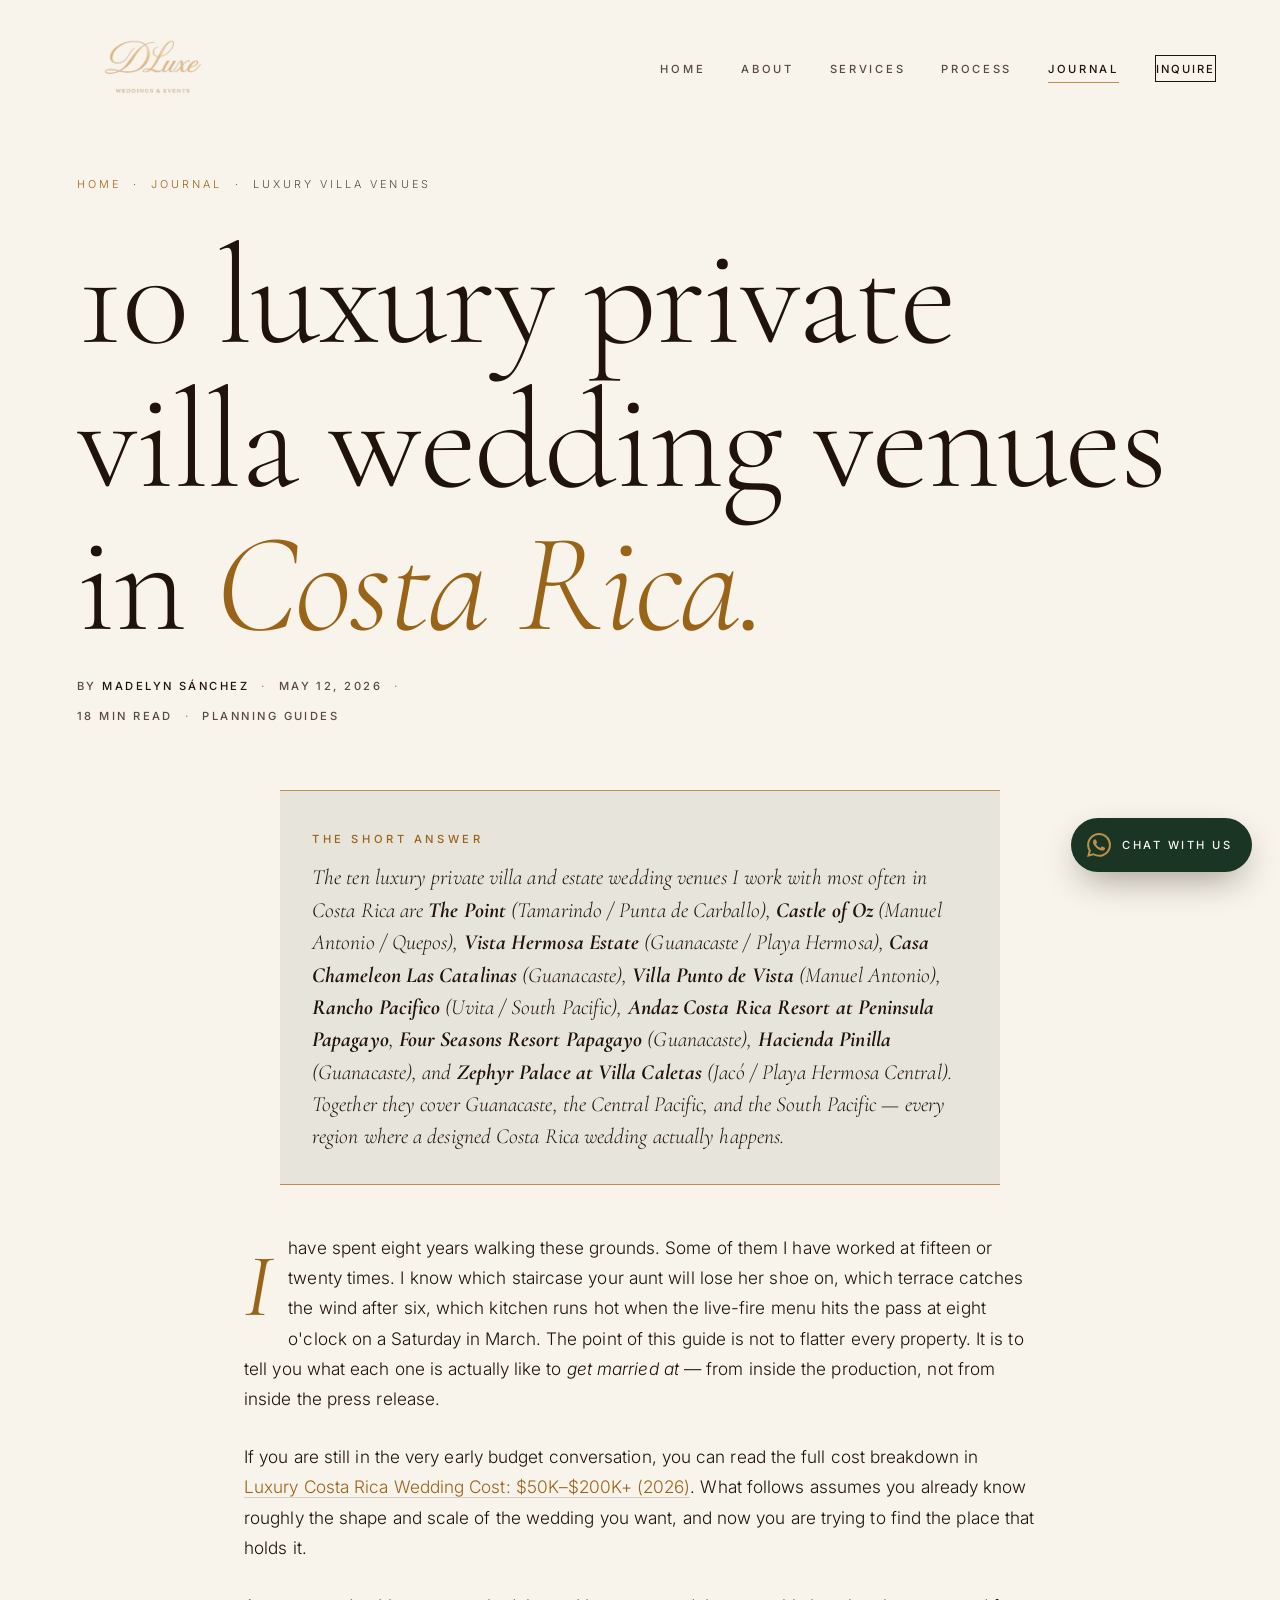
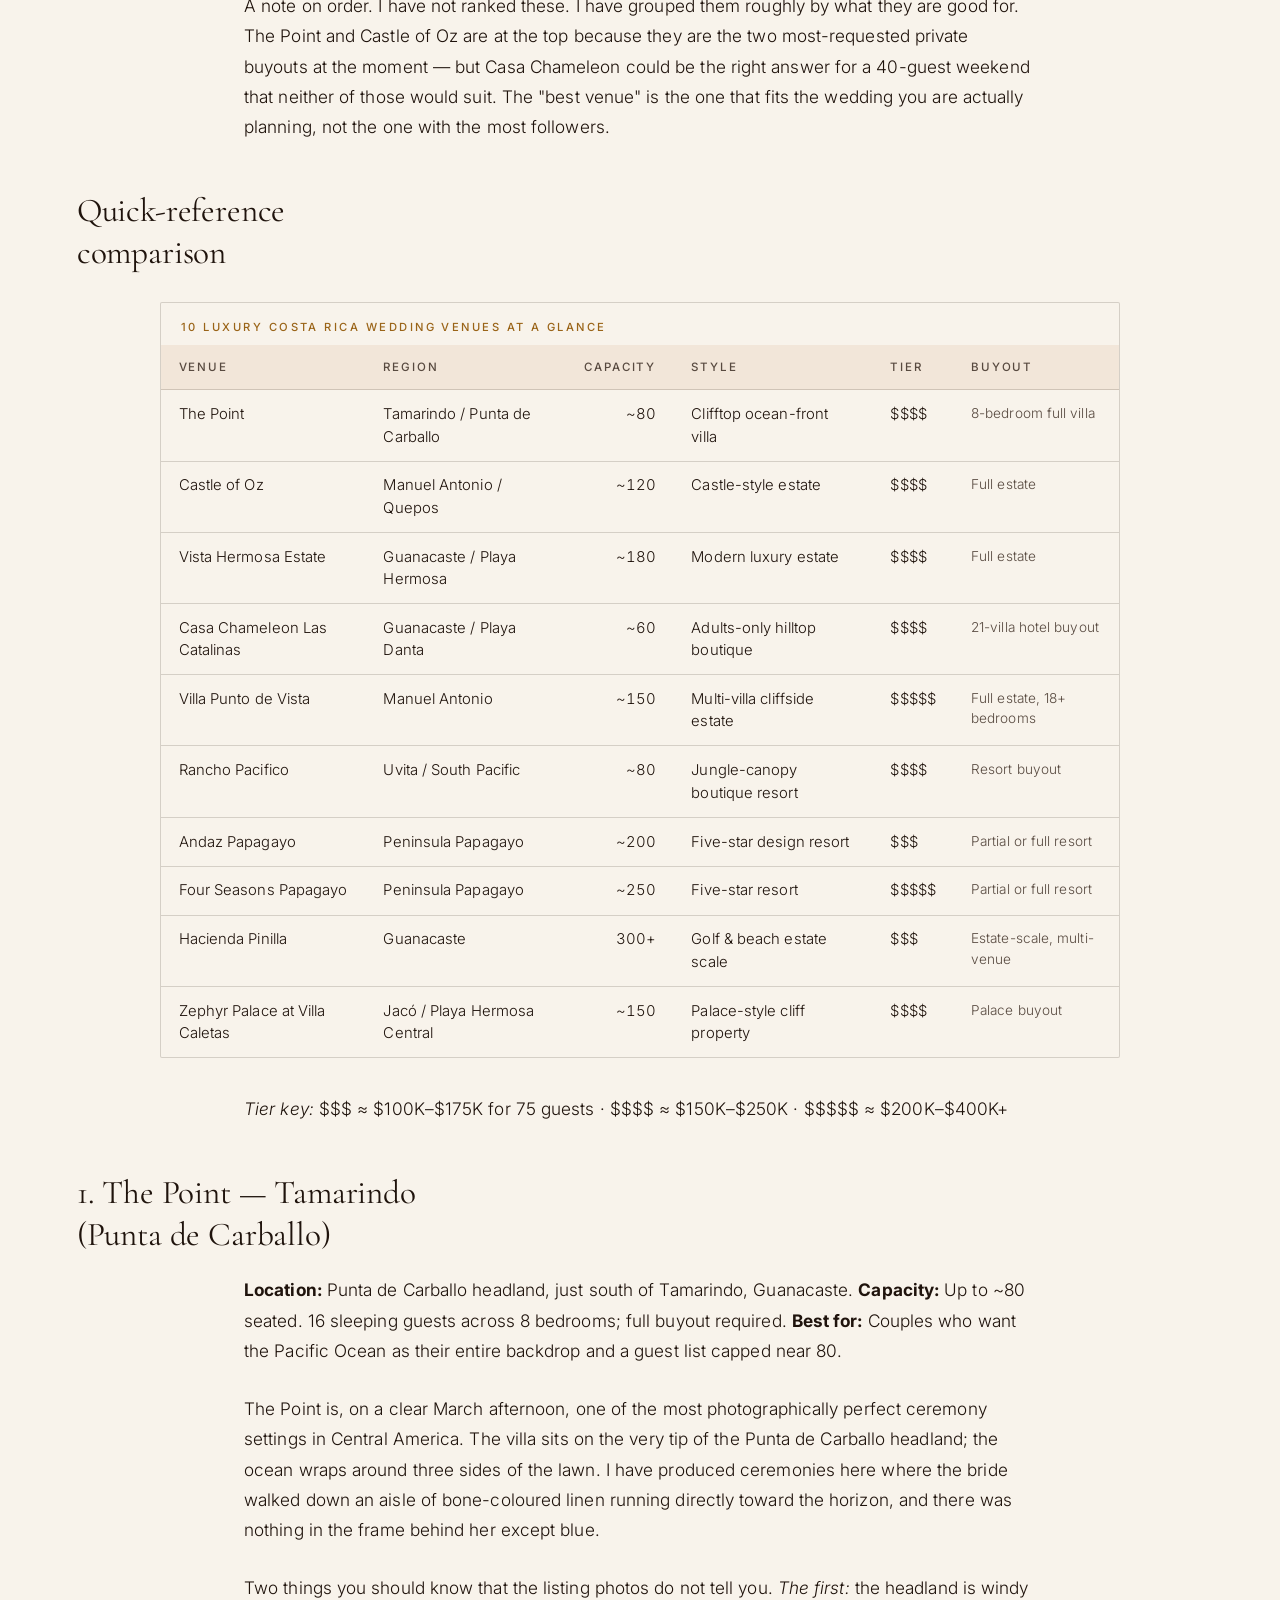
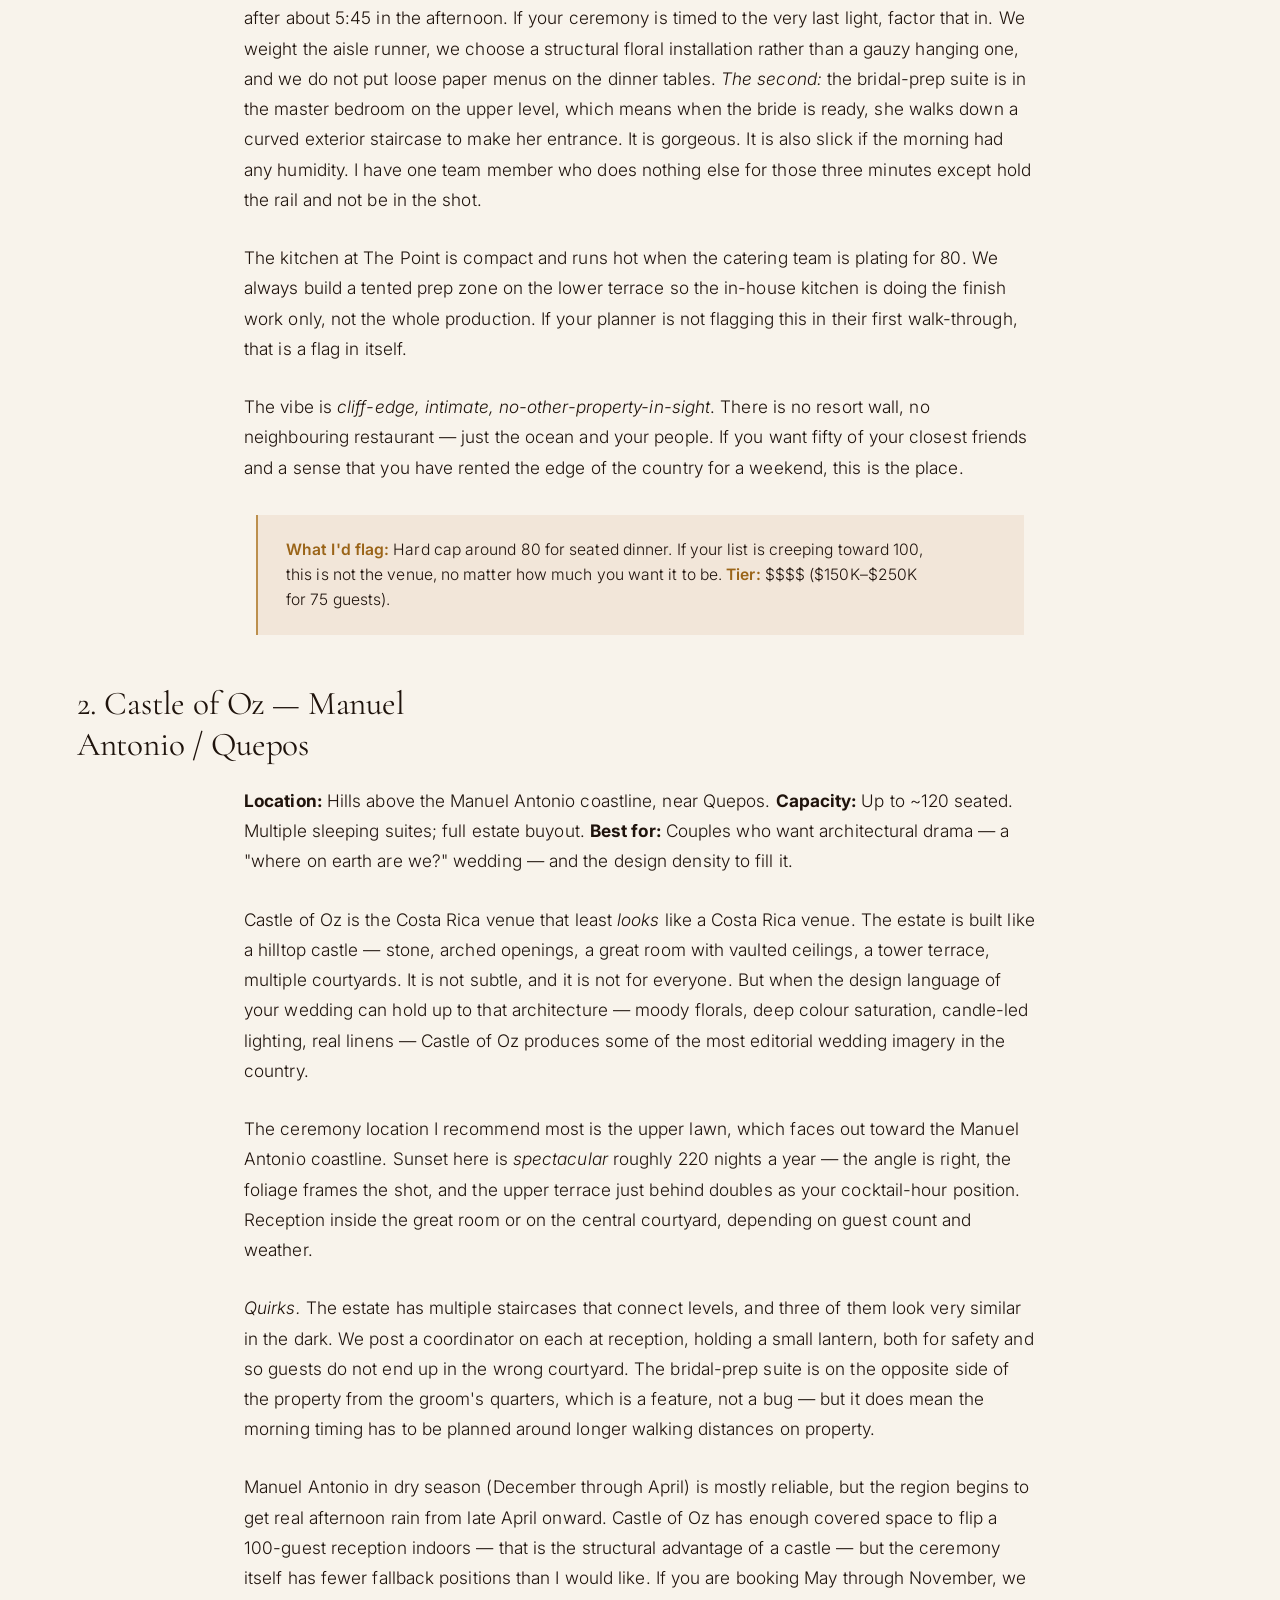
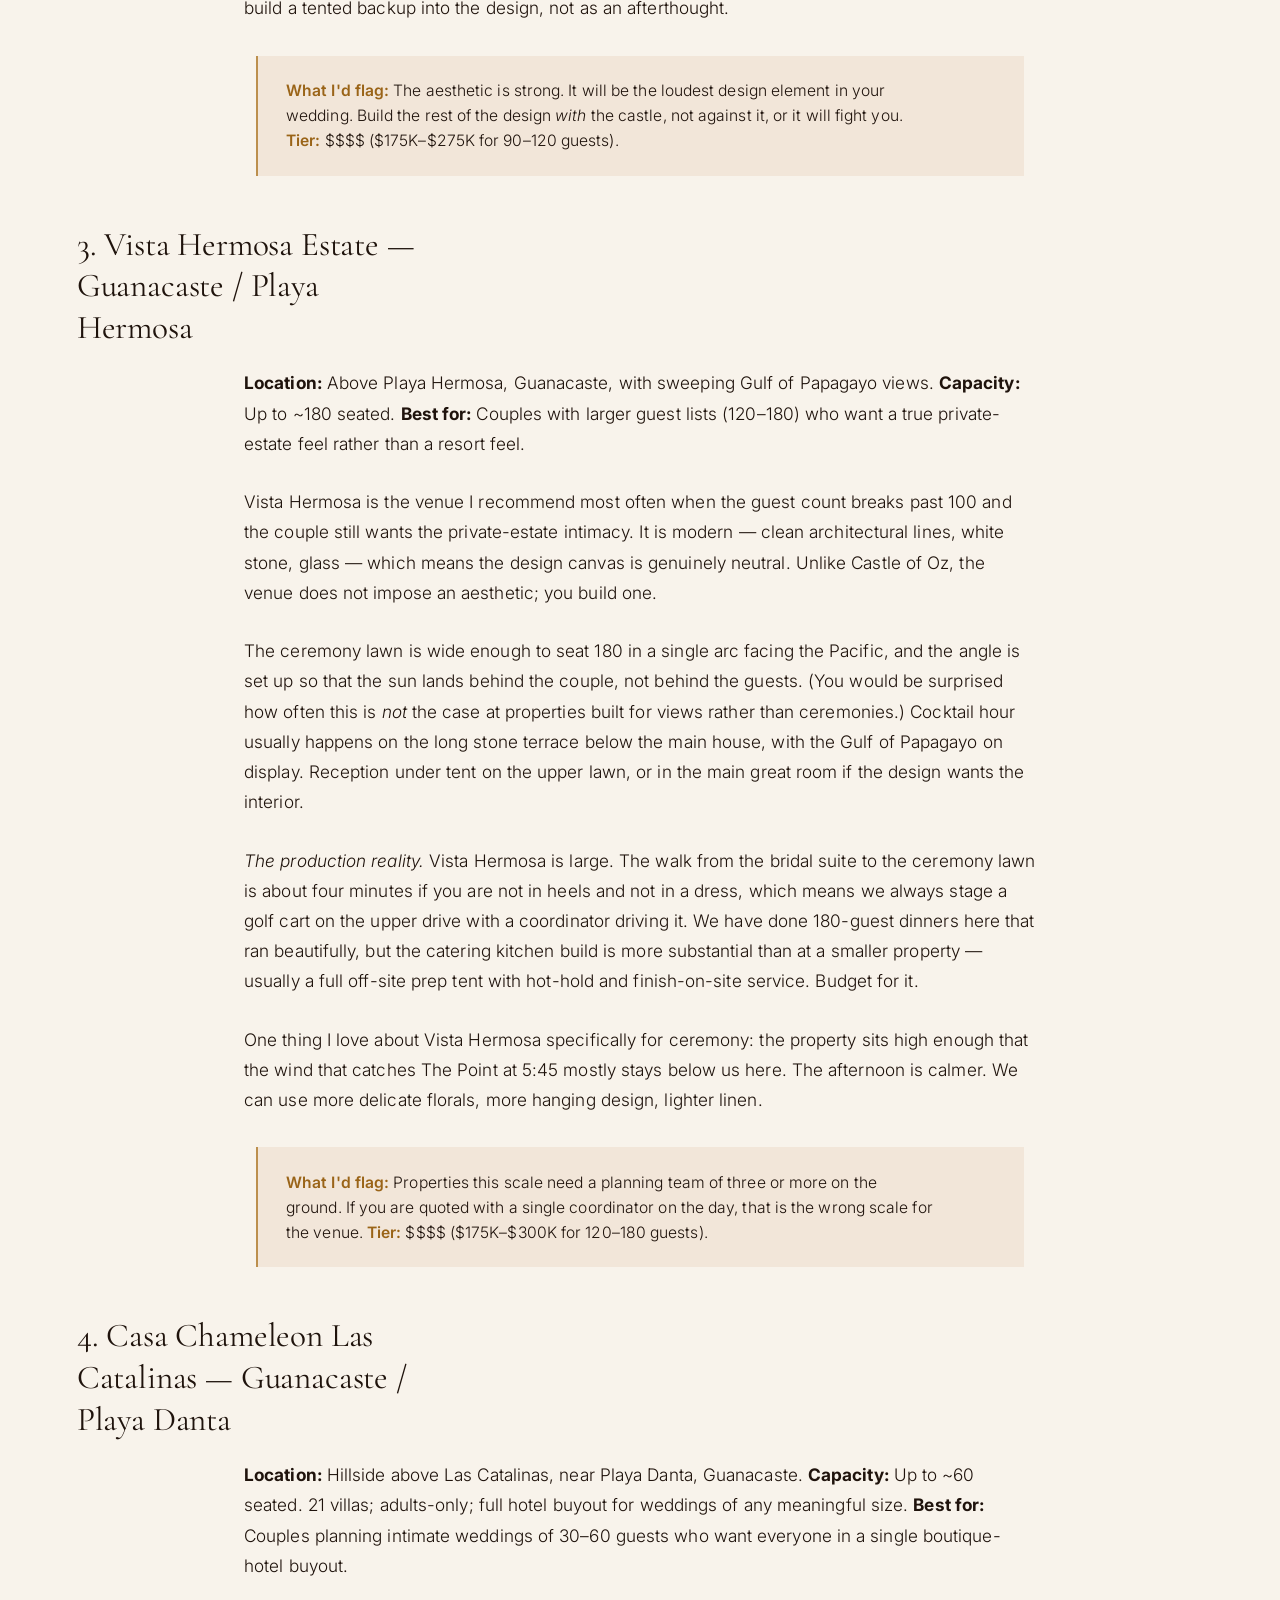
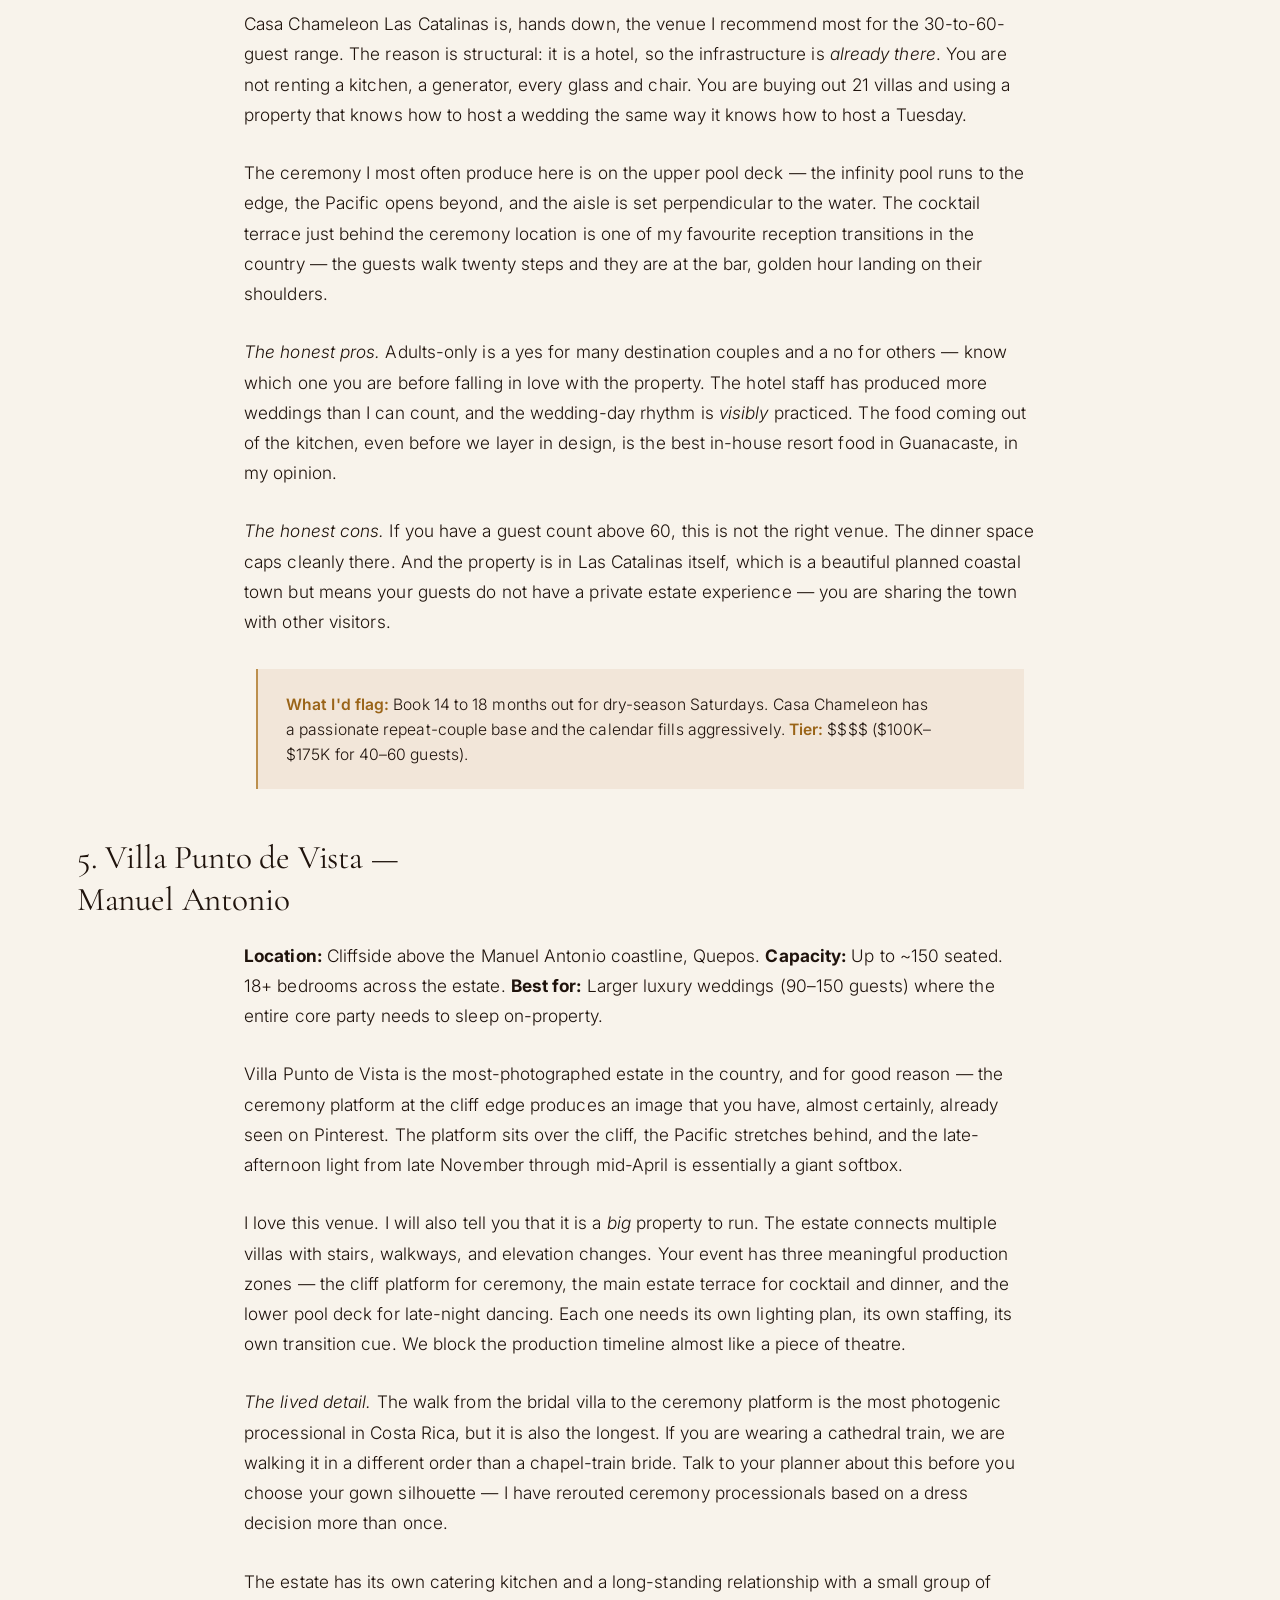
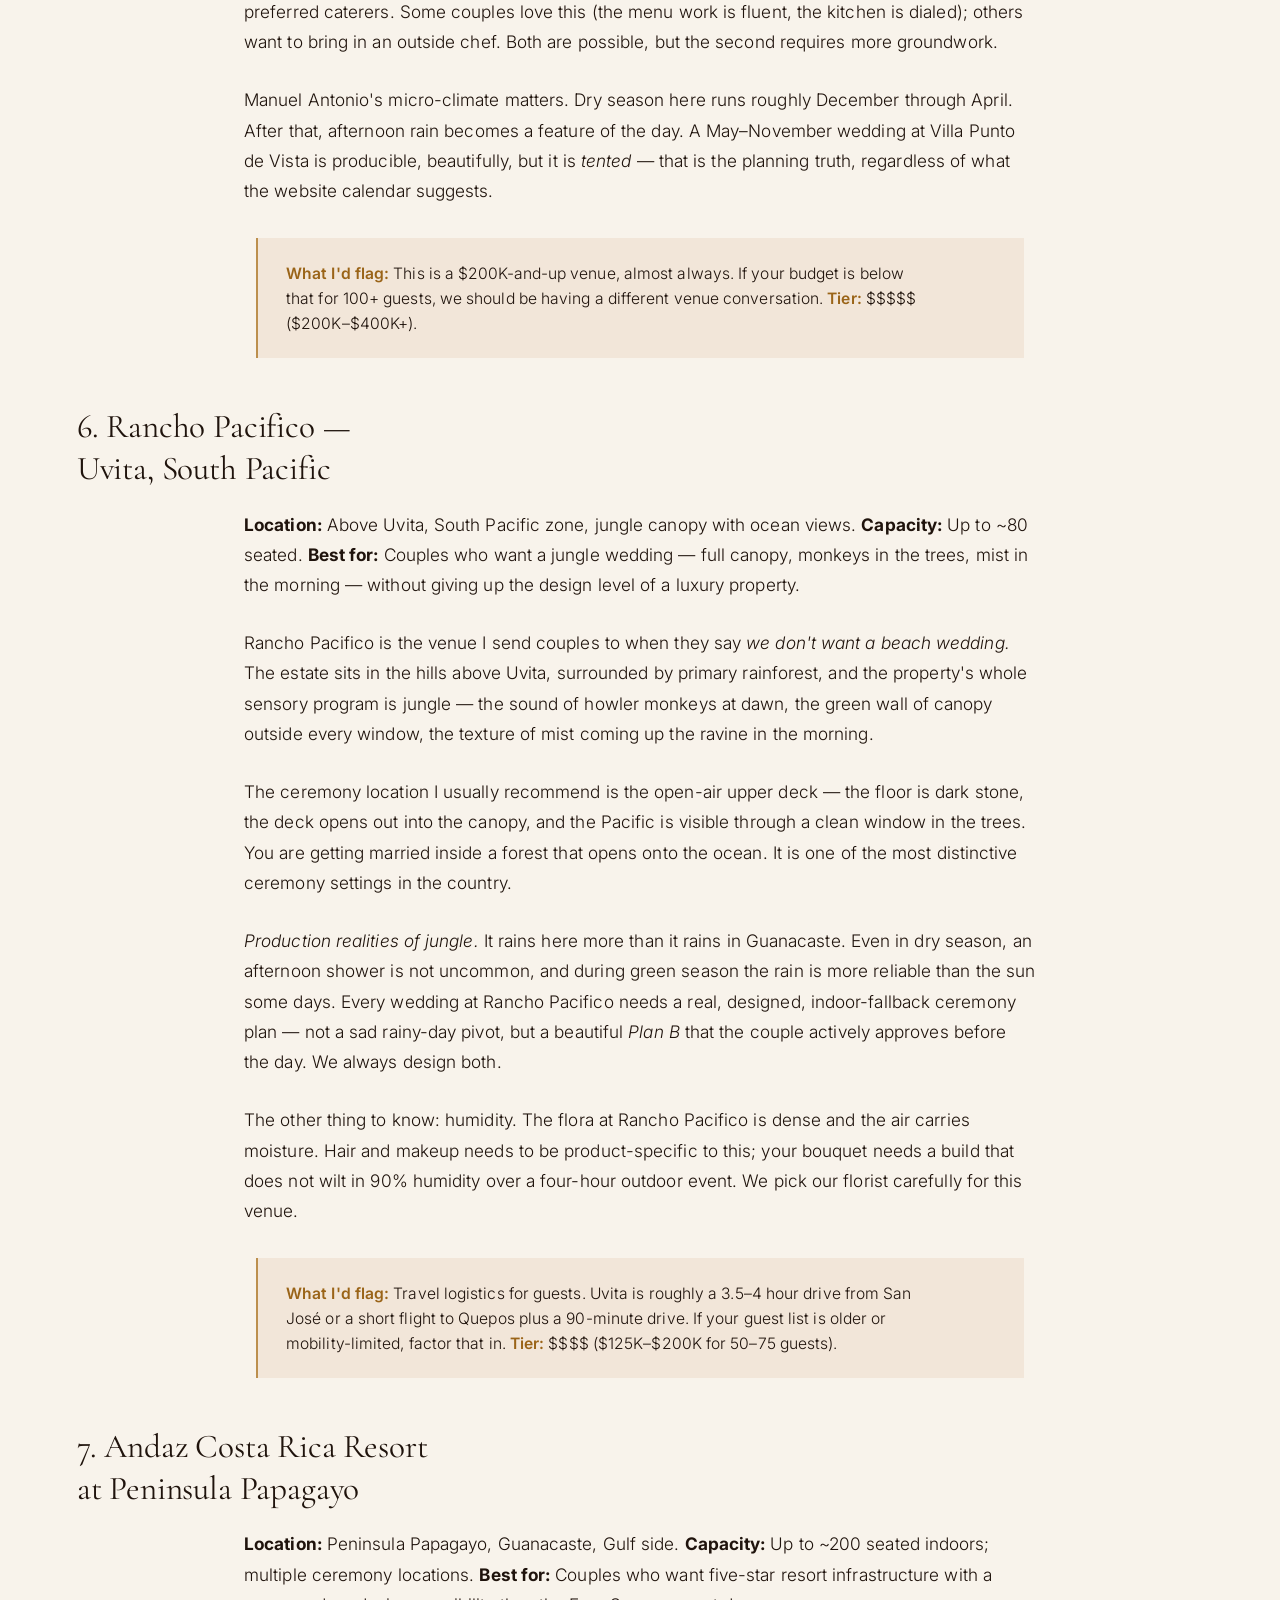
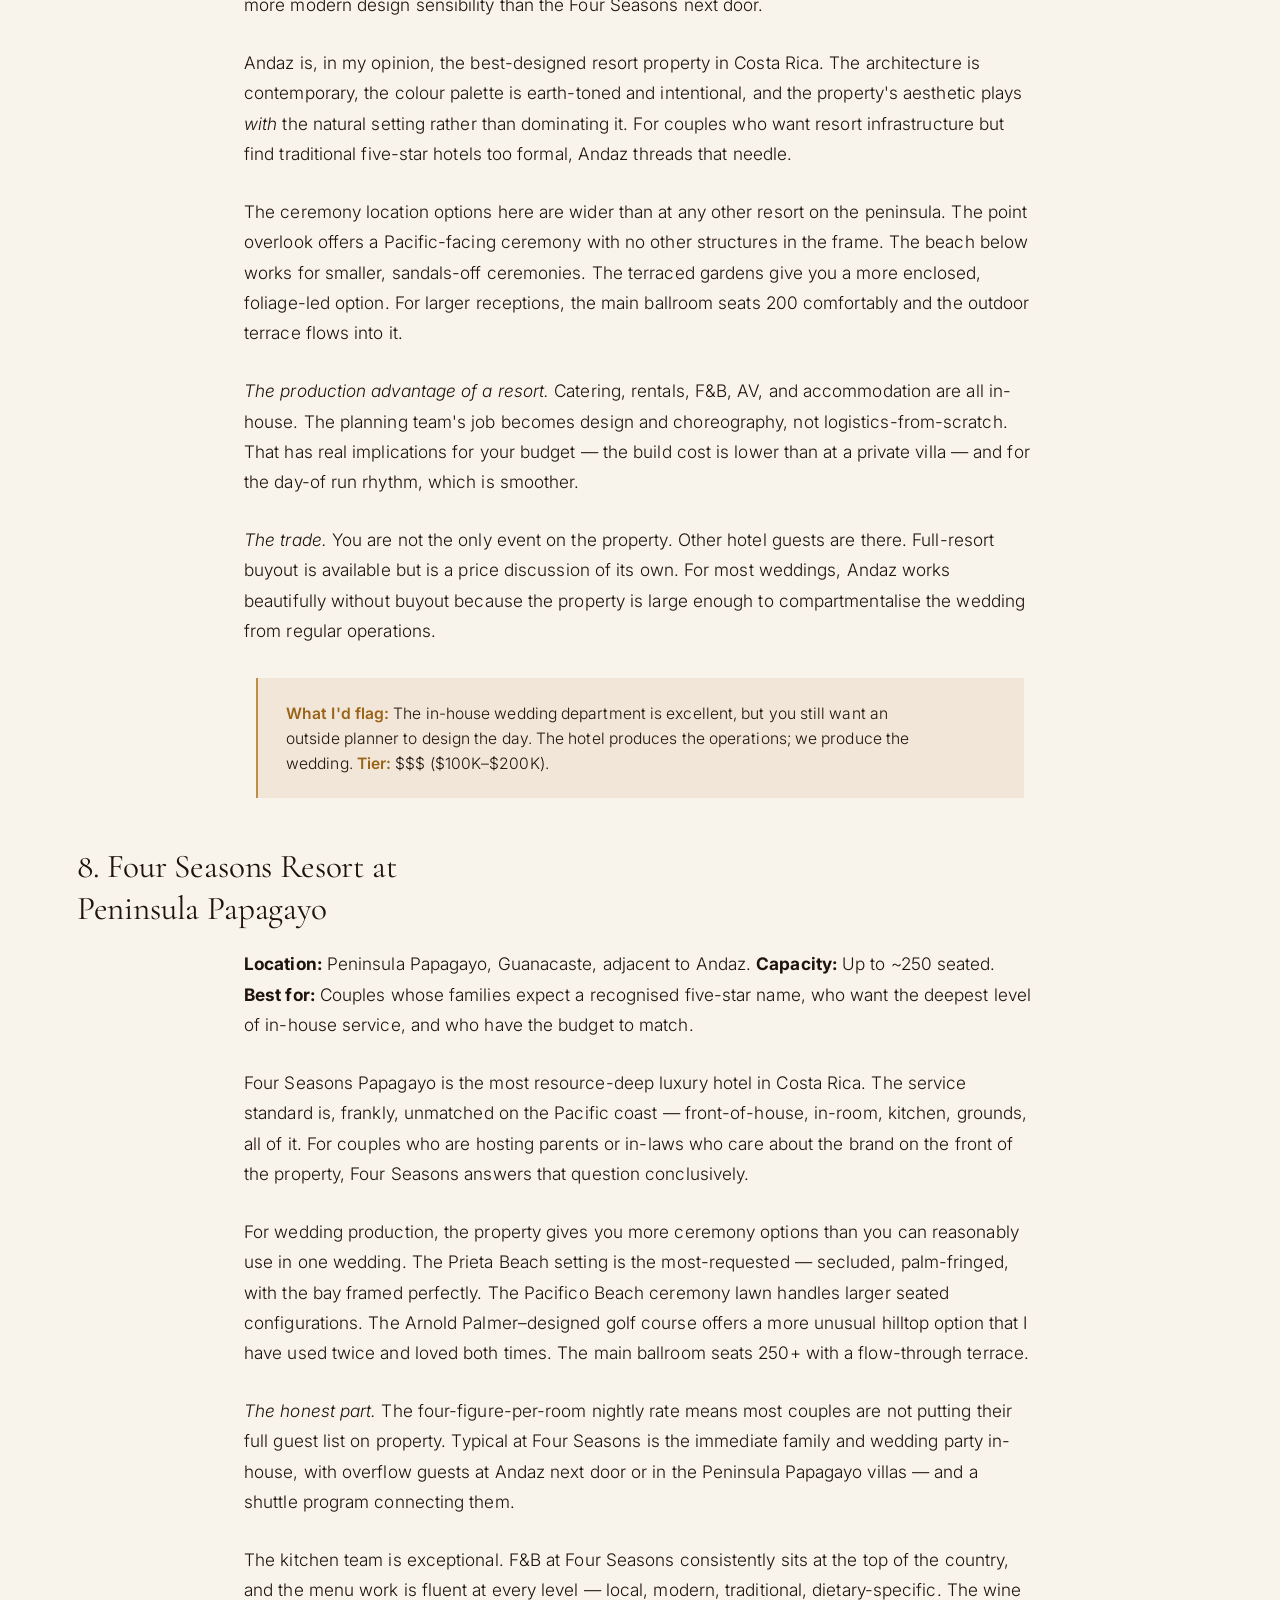
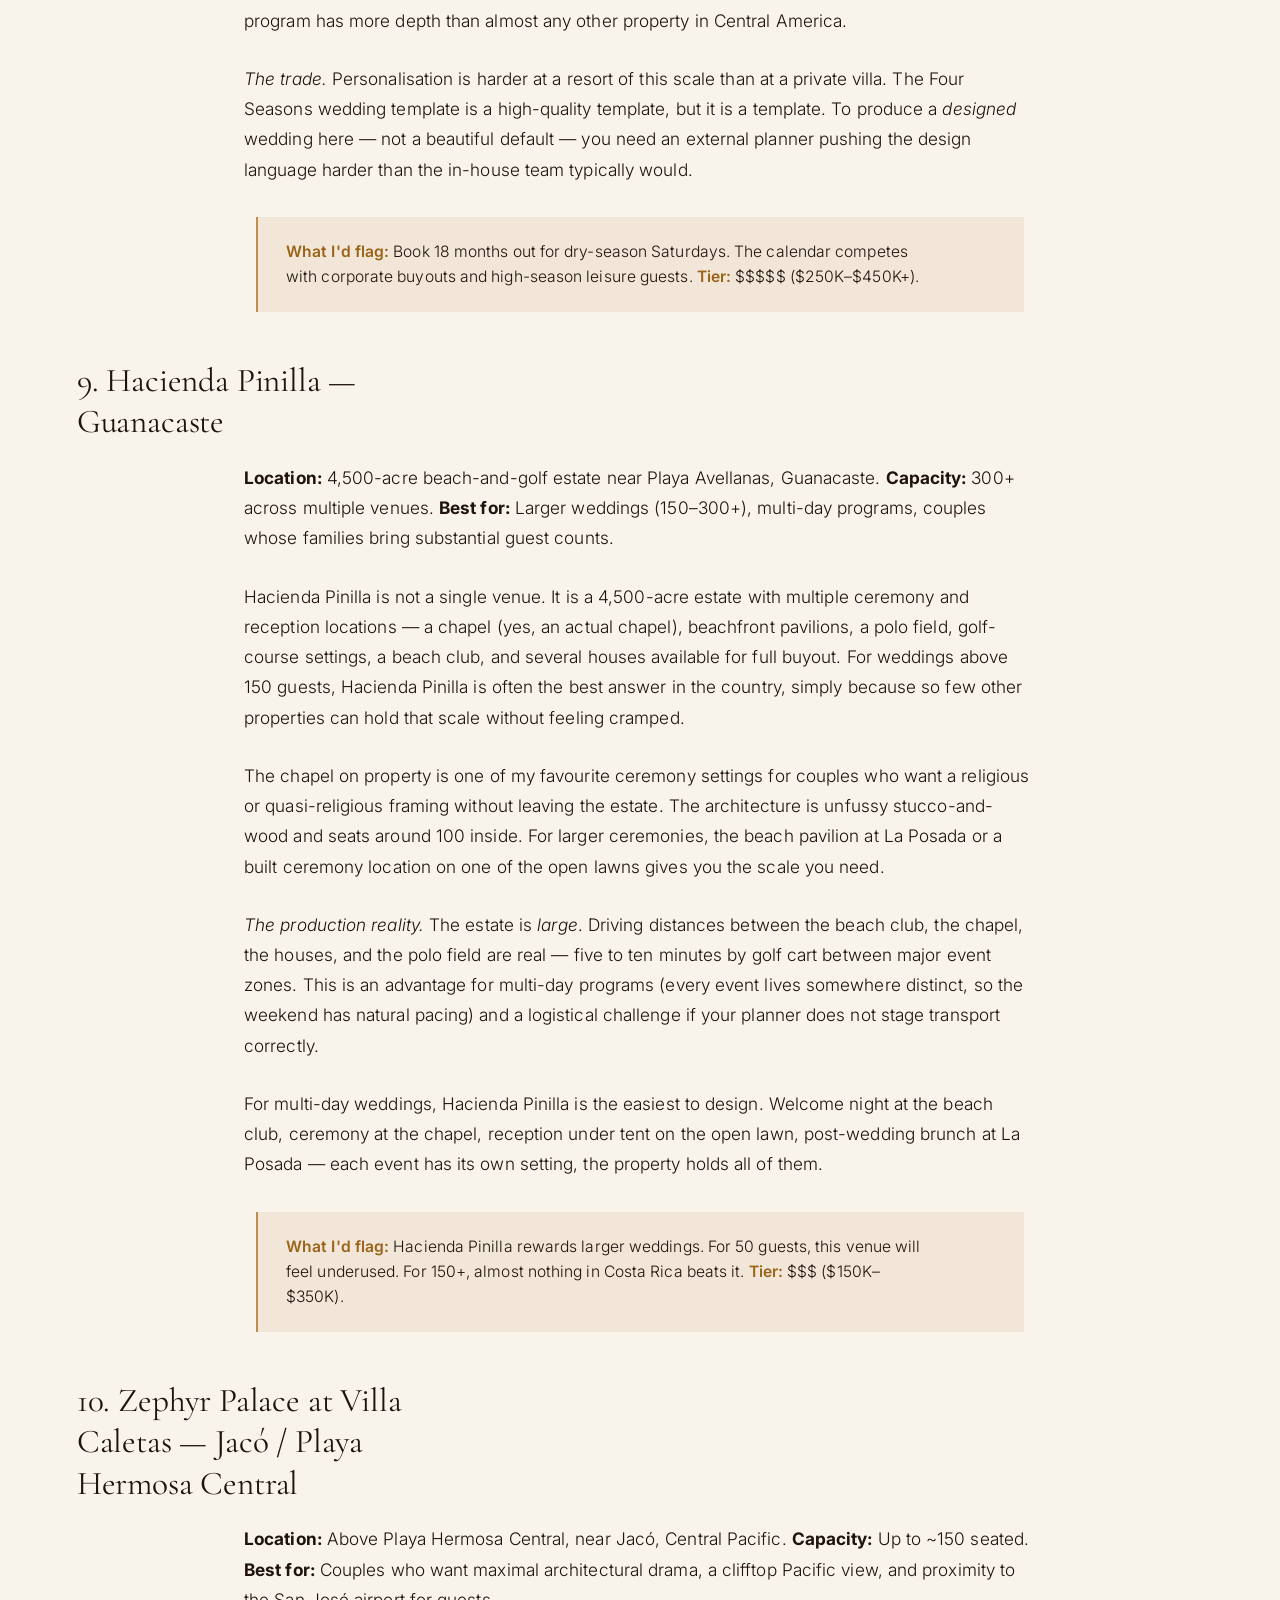
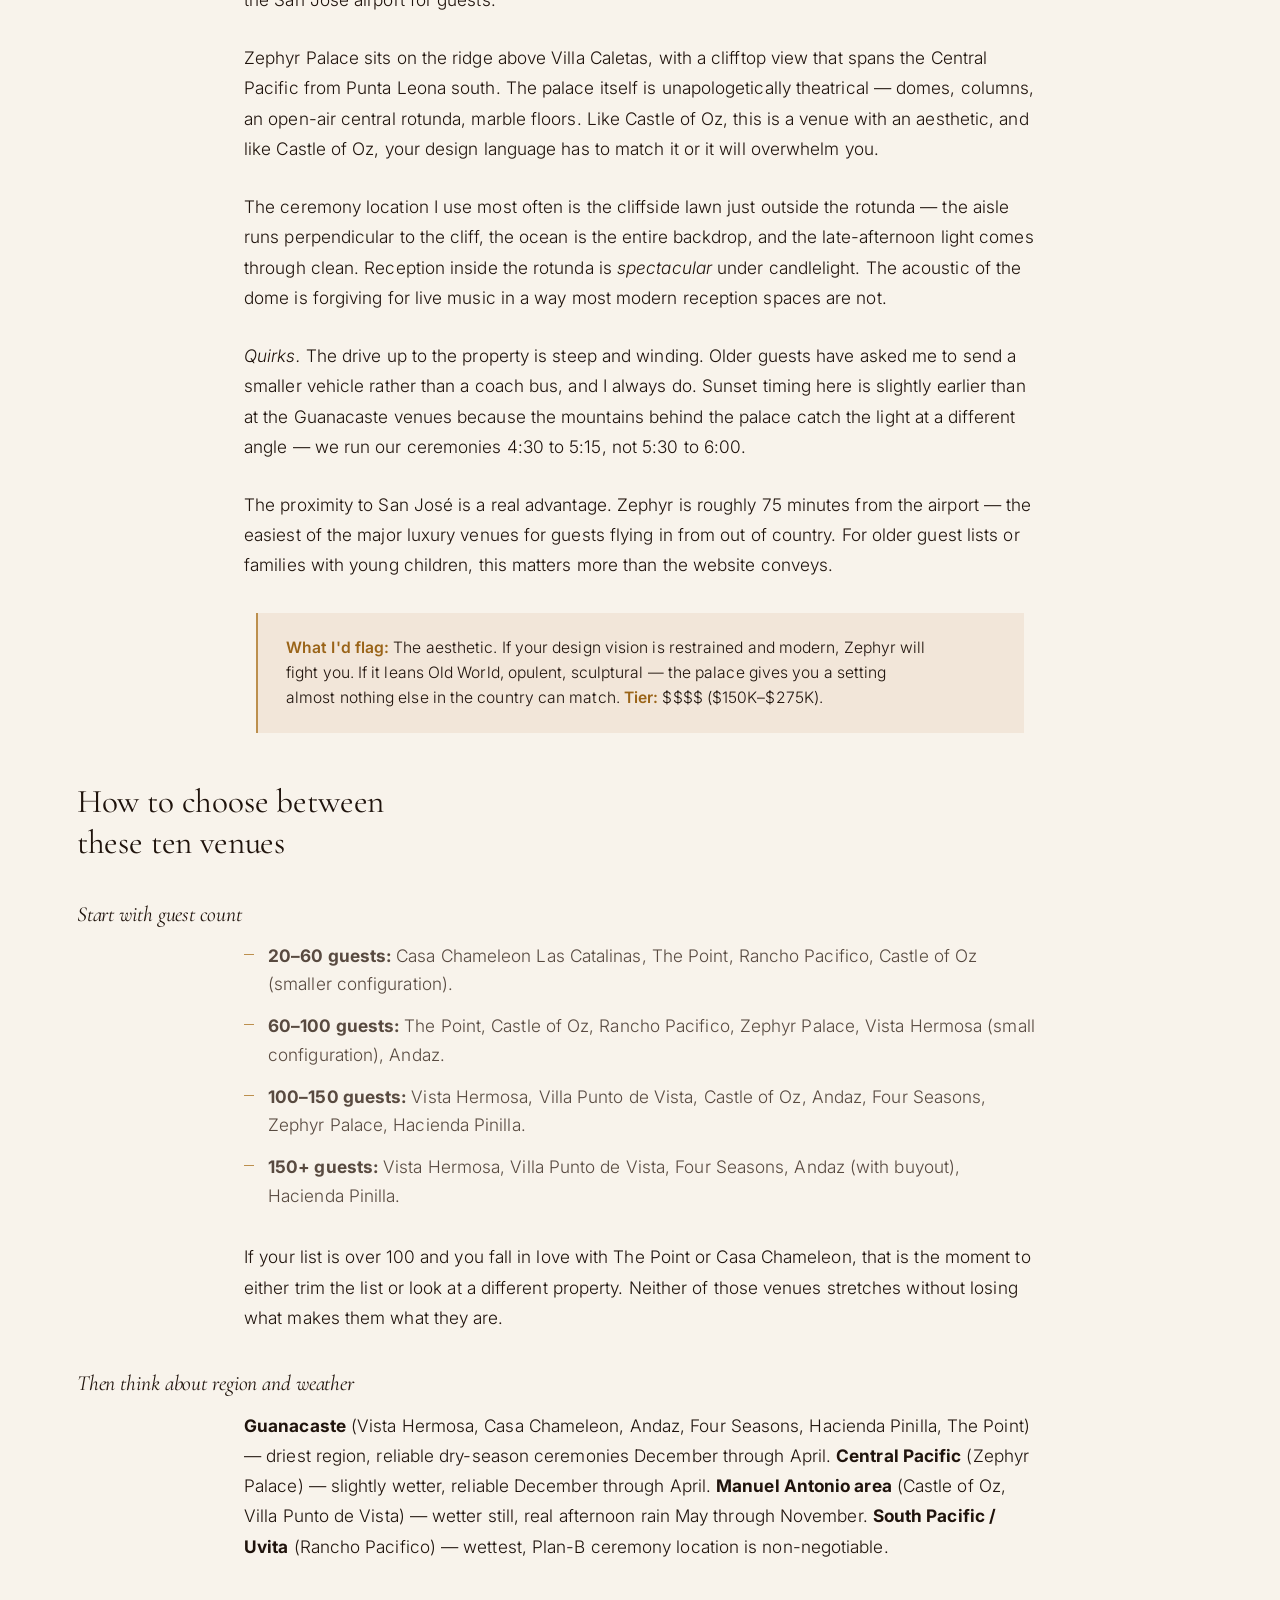
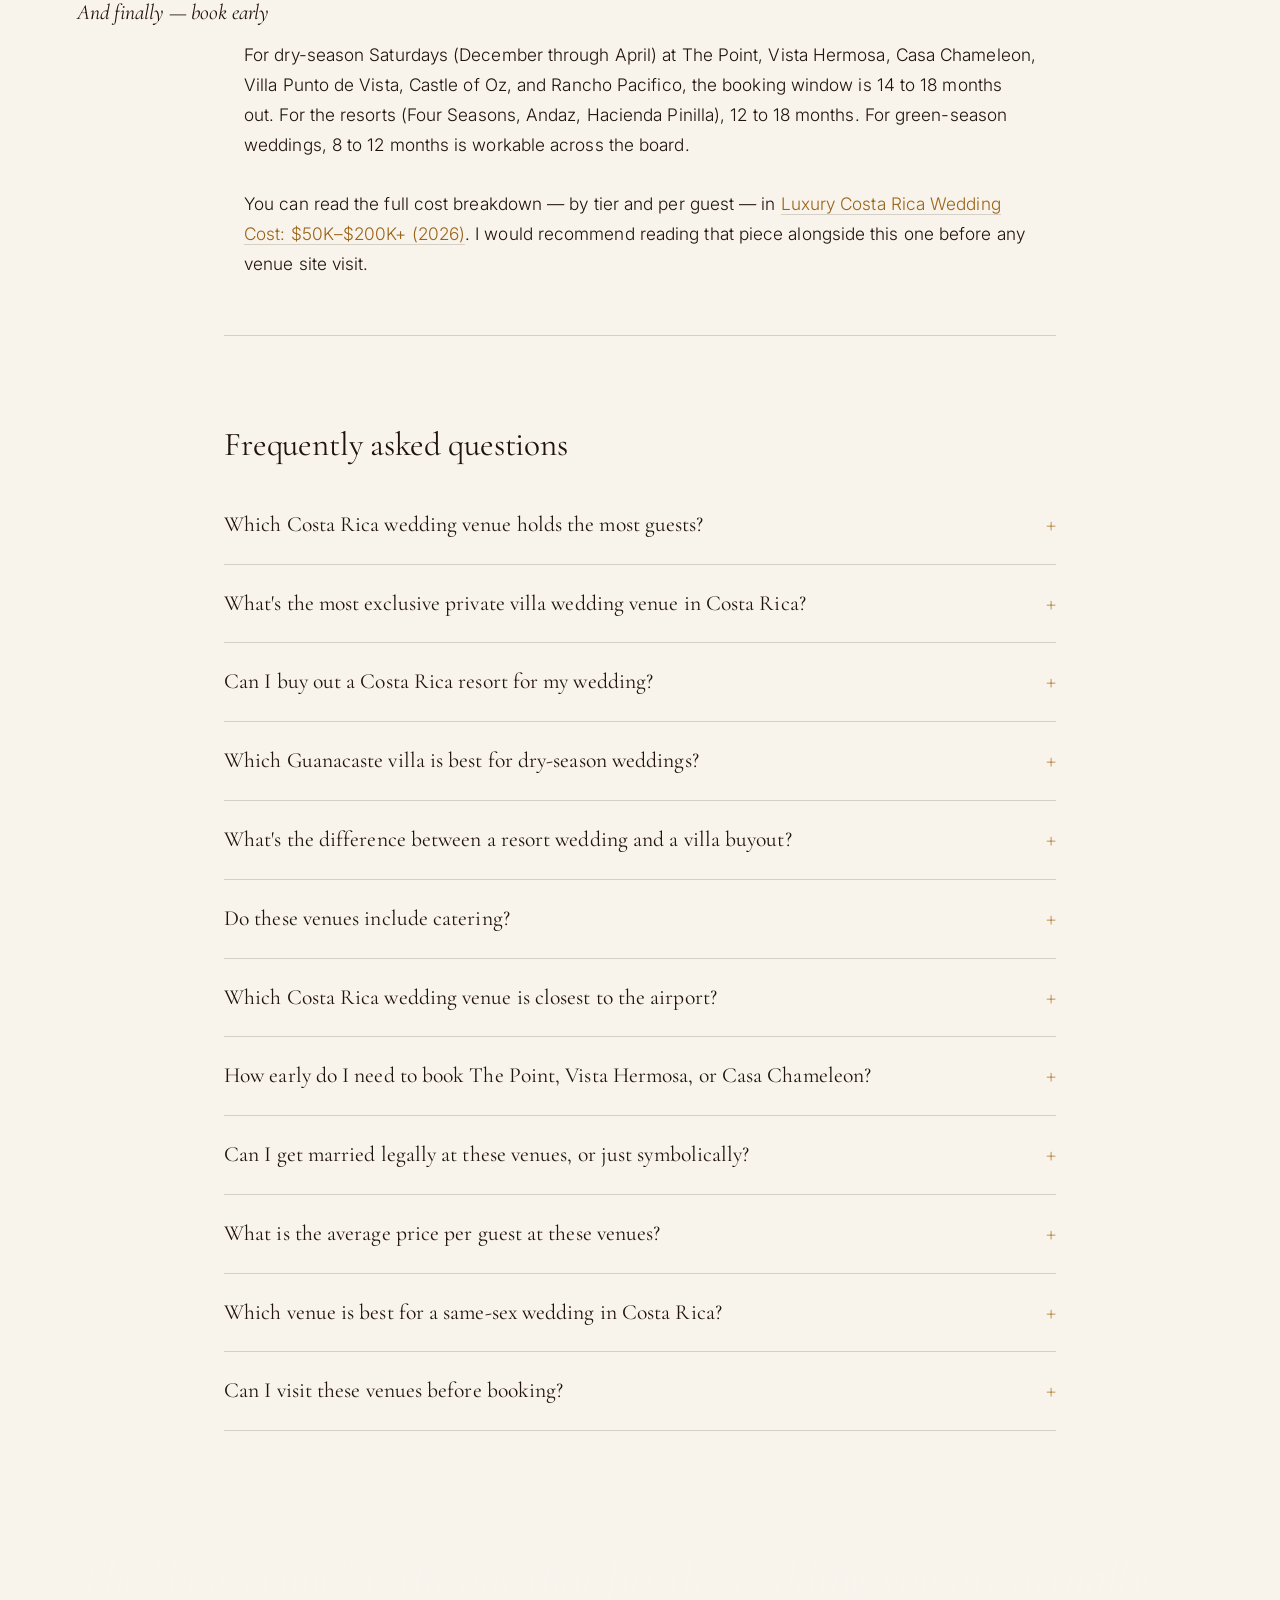
<file: journal/luxury-villa-wedding-venues-costa-rica.html>
<!DOCTYPE html>
<html lang="en">
<head>
<meta charset="UTF-8">
<meta name="viewport" content="width=device-width, initial-scale=1.0">
<title>10 Luxury Villa Wedding Venues in Costa Rica (2026)</title>
<meta name="description" content="INIBEP-certified planner Madelyn Sánchez walks through 10 luxury Costa Rica wedding venues — capacity, signature ceremony spots, honest pros and cons.">
<meta name="author" content="Madelyn Sánchez">
<meta name="keywords" content="luxury wedding venues costa rica, private villa wedding costa rica, the point tamarindo wedding, vista hermosa estate, casa chameleon las catalinas, villa punto de vista, castle of oz, rancho pacifico, four seasons papagayo wedding, andaz papagayo wedding, hacienda pinilla wedding, zephyr palace wedding">

<link rel="canonical" href="https://dluxeweddings.com/journal/luxury-villa-wedding-venues-costa-rica.html">

<meta property="og:type" content="article">
<meta property="og:site_name" content="D'Luxe Weddings & Events">
<meta property="og:title" content="10 Luxury Villa Wedding Venues in Costa Rica (2026)">
<meta property="og:description" content="A working planner's honest tour of the 10 luxury private villa and resort wedding venues in Costa Rica — capacity, signature ceremony spots, pros and cons.">
<meta property="og:url" content="https://dluxeweddings.com/journal/luxury-villa-wedding-venues-costa-rica.html">
<meta property="og:image" content="https://dluxeweddings.com/assets/images/dluxe-hero-luxury-villa-venues.png">
<meta property="og:image:alt" content="Clifftop ceremony terrace at a luxury Costa Rica villa at golden hour, Pacific Ocean below.">
<meta property="og:locale" content="en_US">
<meta property="article:published_time" content="2026-05-12T00:00:00Z">
<meta property="article:modified_time" content="2026-05-12T00:00:00Z">
<meta property="article:author" content="Madelyn Sánchez">
<meta property="article:section" content="Planning Guides">
<meta property="article:tag" content="Costa Rica Wedding Venues">
<meta property="article:tag" content="Luxury Villa Wedding">
<meta property="article:tag" content="Private Estate Wedding">

<meta name="twitter:card" content="summary_large_image">
<meta name="twitter:title" content="10 Luxury Villa Wedding Venues in Costa Rica (2026)">
<meta name="twitter:description" content="Ten luxury Costa Rica wedding venues, walked through honestly by INIBEP-certified planner Madelyn Sánchez.">
<meta name="twitter:image" content="https://dluxeweddings.com/assets/images/dluxe-hero-luxury-villa-venues.png">

<link rel="preconnect" href="https://fonts.googleapis.com">
<link rel="preconnect" href="https://fonts.gstatic.com" crossorigin>
<link href="https://fonts.googleapis.com/css2?family=Cormorant+Garamond:ital,wght@0,300;0,400;0,500;1,300;1,400;1,500&family=Inter:wght@300;400;500;600&display=swap" rel="stylesheet">
<link rel="stylesheet" href="../assets/css/style.css">
<link rel="icon" type="image/png" href="../assets/images/dluxe-icon-transparent.png">
<link rel="apple-touch-icon" href="../assets/images/dluxe-icon-transparent.png">
<link rel="alternate" type="application/rss+xml" title="D'Luxe Weddings &amp; Events — Journal" href="../feed.xml">

<script type="application/ld+json">
{
  "@context": "https://schema.org",
  "@graph": [
    {"@type":["Organization","ProfessionalService"],"@id":"https://dluxeweddings.com/#organization","name":"D'Luxe Weddings & Events","alternateName":"D'Luxe Events","url":"https://dluxeweddings.com/","logo":{"@type":"ImageObject","url":"https://dluxeweddings.com/assets/images/dluxe-logo-transparent.png"},"description":"A luxury wedding planning and event design studio in Costa Rica, led by Madelyn Sánchez, internationally certified by INIBEP.","email":"hello@dluxeweddings.com","areaServed":{"@type":"Country","name":"Costa Rica"},"knowsLanguage":["en","es"],"founder":{"@id":"https://dluxeweddings.com/about.html#madelyn"}},
    {"@type":"WebSite","@id":"https://dluxeweddings.com/#website","url":"https://dluxeweddings.com/","name":"D'Luxe Weddings & Events","publisher":{"@id":"https://dluxeweddings.com/#organization"},"inLanguage":"en"},
    {"@type":"Person","@id":"https://dluxeweddings.com/about.html#madelyn","name":"Madelyn Sánchez","givenName":"Madelyn","familyName":"Sánchez","jobTitle":"Wedding Planner & Certified Officiant","url":"https://dluxeweddings.com/about.html","image":"https://dluxeweddings.com/assets/images/madelyn%20v2.jpeg","worksFor":{"@id":"https://dluxeweddings.com/#organization"},"knowsLanguage":["en","es"],"knowsAbout":["Luxury destination weddings","Costa Rica wedding venues","Private villa weddings","Bilingual symbolic ceremonies","Master of Ceremonies"],"hasCredential":[{"@type":"EducationalOccupationalCredential","credentialCategory":"Certification","name":"INIBEP Certified International Wedding & Event Planner","identifier":"18765"},{"@type":"EducationalOccupationalCredential","credentialCategory":"Certification","name":"Certified Master of Ceremonies"},{"@type":"EducationalOccupationalCredential","credentialCategory":"Certification","name":"Bilingual Symbolic Ceremony Officiant (EN / ES)"}]},
    {"@type":"Article","@id":"https://dluxeweddings.com/journal/luxury-villa-wedding-venues-costa-rica.html#article","isPartOf":{"@id":"https://dluxeweddings.com/journal/#blog"},"headline":"10 Luxury Private Villa Wedding Venues in Costa Rica (2026)","name":"10 Luxury Villa Wedding Venues in Costa Rica (2026)","description":"INIBEP-certified planner Madelyn Sánchez walks through 10 luxury Costa Rica wedding venues — capacity, signature ceremony spots, honest pros and cons.","url":"https://dluxeweddings.com/journal/luxury-villa-wedding-venues-costa-rica.html","mainEntityOfPage":{"@type":"WebPage","@id":"https://dluxeweddings.com/journal/luxury-villa-wedding-venues-costa-rica.html"},"datePublished":"2026-05-12","dateModified":"2026-05-12","author":{"@id":"https://dluxeweddings.com/about.html#madelyn"},"publisher":{"@id":"https://dluxeweddings.com/#organization"},"image":{"@type":"ImageObject","url":"https://dluxeweddings.com/assets/images/dluxe-hero-luxury-villa-venues.png","caption":"Clifftop ceremony terrace at a luxury Costa Rica villa at golden hour, Pacific Ocean below."},"inLanguage":"en","wordCount":4200,"articleSection":"Planning Guides","keywords":"luxury wedding venues costa rica, private villa wedding costa rica, the point tamarindo, vista hermosa estate, casa chameleon, villa punto de vista, castle of oz, rancho pacifico, four seasons papagayo, andaz papagayo, hacienda pinilla, zephyr palace","about":[{"@type":"Thing","name":"Luxury wedding venues in Costa Rica"},{"@type":"Thing","name":"Private villa weddings"},{"@type":"Place","name":"Costa Rica"}],"speakable":{"@type":"SpeakableSpecification","cssSelector":[".post-tldr",".post-callout",".post-faq-body"]}},
    {"@type":"ItemList","@id":"https://dluxeweddings.com/journal/luxury-villa-wedding-venues-costa-rica.html#venues","name":"10 Luxury Private Villa Wedding Venues in Costa Rica","itemListOrder":"https://schema.org/ItemListUnordered","numberOfItems":10,"itemListElement":[
      {"@type":"ListItem","position":1,"item":{"@type":"Place","name":"The Point","address":{"@type":"PostalAddress","addressLocality":"Tamarindo","addressRegion":"Guanacaste","addressCountry":"CR"}}},
      {"@type":"ListItem","position":2,"item":{"@type":"Place","name":"Castle of Oz","address":{"@type":"PostalAddress","addressLocality":"Quepos","addressRegion":"Puntarenas","addressCountry":"CR"}}},
      {"@type":"ListItem","position":3,"item":{"@type":"Place","name":"Vista Hermosa Estate","address":{"@type":"PostalAddress","addressLocality":"Playa Hermosa","addressRegion":"Guanacaste","addressCountry":"CR"}}},
      {"@type":"ListItem","position":4,"item":{"@type":"Place","name":"Casa Chameleon Las Catalinas","address":{"@type":"PostalAddress","addressLocality":"Las Catalinas","addressRegion":"Guanacaste","addressCountry":"CR"}}},
      {"@type":"ListItem","position":5,"item":{"@type":"Place","name":"Villa Punto de Vista","address":{"@type":"PostalAddress","addressLocality":"Manuel Antonio","addressRegion":"Puntarenas","addressCountry":"CR"}}},
      {"@type":"ListItem","position":6,"item":{"@type":"Place","name":"Rancho Pacifico","address":{"@type":"PostalAddress","addressLocality":"Uvita","addressRegion":"Puntarenas","addressCountry":"CR"}}},
      {"@type":"ListItem","position":7,"item":{"@type":"Place","name":"Andaz Costa Rica Resort at Peninsula Papagayo","address":{"@type":"PostalAddress","addressLocality":"Peninsula Papagayo","addressRegion":"Guanacaste","addressCountry":"CR"}}},
      {"@type":"ListItem","position":8,"item":{"@type":"Place","name":"Four Seasons Resort at Peninsula Papagayo","address":{"@type":"PostalAddress","addressLocality":"Peninsula Papagayo","addressRegion":"Guanacaste","addressCountry":"CR"}}},
      {"@type":"ListItem","position":9,"item":{"@type":"Place","name":"Hacienda Pinilla","address":{"@type":"PostalAddress","addressLocality":"Playa Avellanas","addressRegion":"Guanacaste","addressCountry":"CR"}}},
      {"@type":"ListItem","position":10,"item":{"@type":"Place","name":"Zephyr Palace at Villa Caletas","address":{"@type":"PostalAddress","addressLocality":"Playa Hermosa Central","addressRegion":"Puntarenas","addressCountry":"CR"}}}
    ]},
    {"@type":"BreadcrumbList","itemListElement":[{"@type":"ListItem","position":1,"name":"Home","item":"https://dluxeweddings.com/"},{"@type":"ListItem","position":2,"name":"Journal","item":"https://dluxeweddings.com/journal/"},{"@type":"ListItem","position":3,"name":"Luxury Villa Wedding Venues Costa Rica 2026","item":"https://dluxeweddings.com/journal/luxury-villa-wedding-venues-costa-rica.html"}]},
    {"@type":"FAQPage","@id":"https://dluxeweddings.com/journal/luxury-villa-wedding-venues-costa-rica.html#faq","mainEntity":[
      {"@type":"Question","name":"Which Costa Rica wedding venue holds the most guests?","acceptedAnswer":{"@type":"Answer","text":"Hacienda Pinilla, comfortably. The estate covers 4,500 acres with multiple ceremony and reception venues, and can host 300+ guests across a multi-day program. Four Seasons Papagayo handles up to ~250 in its main ballroom. Vista Hermosa Estate caps around 180 seated. Most other luxury venues sit between 60 and 150."}},
      {"@type":"Question","name":"What's the most exclusive private villa wedding venue in Costa Rica?","acceptedAnswer":{"@type":"Answer","text":"The Point in Tamarindo. It is small (capped at ~80), sits on a private headland with no other property in sight, and the full 8-bedroom buyout is required — meaning your closest guests sleep on the same property you marry on, with no outside foot traffic."}},
      {"@type":"Question","name":"Can I buy out a Costa Rica resort for my wedding?","acceptedAnswer":{"@type":"Answer","text":"Yes — Andaz Costa Rica, Four Seasons Papagayo, and Hacienda Pinilla all offer full or partial resort buyouts. Full buyouts typically start in the high six figures. For most couples, a partial buyout (a wing, a section, all rooms for a specific date range) achieves a similar feel at significantly lower cost."}},
      {"@type":"Question","name":"Which Guanacaste villa is best for dry-season weddings?","acceptedAnswer":{"@type":"Answer","text":"Vista Hermosa Estate for larger weddings (100–180 guests); Casa Chameleon Las Catalinas for smaller (40–60); The Point for the mid-range with the highest design ambition (50–80). All three sit firmly in the driest part of the country."}},
      {"@type":"Question","name":"What's the difference between a resort wedding and a villa buyout?","acceptedAnswer":{"@type":"Answer","text":"A resort wedding (Four Seasons, Andaz, Hacienda Pinilla) means the property handles catering, rentals, accommodation, and most logistics in-house. A villa buyout (The Point, Castle of Oz, Vista Hermosa, Villa Punto de Vista, Casa Chameleon, Rancho Pacifico) means you are building most of the production from scratch with outside vendors. Villa buyouts give you more design freedom and intimacy; resorts give you operational ease and deeper in-house service."}},
      {"@type":"Question","name":"Do these venues include catering?","acceptedAnswer":{"@type":"Answer","text":"The resorts and Casa Chameleon include in-house catering as part of the wedding package. The private villas — The Point, Vista Hermosa, Villa Punto de Vista, Castle of Oz, Rancho Pacifico, Zephyr Palace — require outside catering, almost always brought in by your planning team from a curated short-list. Hacienda Pinilla offers both."}},
      {"@type":"Question","name":"Which Costa Rica wedding venue is closest to the airport?","acceptedAnswer":{"@type":"Answer","text":"Andaz Costa Rica and Four Seasons Papagayo are roughly 35 minutes from Liberia International Airport (LIR). Hacienda Pinilla is about 80 minutes from Liberia. Zephyr Palace is 75 minutes from San José International (SJO). The Manuel Antonio venues and Rancho Pacifico are 3 to 4 hours by road from San José."}},
      {"@type":"Question","name":"How early do I need to book The Point, Vista Hermosa, or Casa Chameleon?","acceptedAnswer":{"@type":"Answer","text":"For dry-season Saturdays — December through April — 14 to 18 months out is what these properties typically book at. Some couples lock in 24 months ahead for specific Saturday dates. For green-season weddings (May through November) and weekday weddings, the booking window relaxes to 8 to 12 months."}},
      {"@type":"Question","name":"Can I get married legally at these venues, or just symbolically?","acceptedAnswer":{"@type":"Answer","text":"Yes, you can have a legal Costa Rican civil ceremony at any of these venues. Most of our couples, however, choose to handle the legal marriage at home (it is simpler) and have a symbolic bilingual ceremony in Costa Rica."}},
      {"@type":"Question","name":"What is the average price per guest at these venues?","acceptedAnswer":{"@type":"Answer","text":"For a full-service luxury wedding at the venues on this list, the per-guest cost typically runs $1,400 to $2,500 at the mid-luxury level and $2,500 to $5,000+ at the upper-luxury and statement level. The most expensive per-guest weddings are usually at Four Seasons, Villa Punto de Vista, and Zephyr Palace. The most efficient per-guest is usually at Casa Chameleon and Hacienda Pinilla."}},
      {"@type":"Question","name":"Which venue is best for a same-sex wedding in Costa Rica?","acceptedAnswer":{"@type":"Answer","text":"All of them. Costa Rica legalised same-sex marriage in 2020 and the wedding industry, particularly at the luxury tier, has embraced it without qualification. Choose for fit, not for any concern about welcome."}},
      {"@type":"Question","name":"Can I visit these venues before booking?","acceptedAnswer":{"@type":"Answer","text":"Yes — and you should. Pre-booking site visits typically happen as part of a two-to-three-day Costa Rica trip that covers two or three short-listed properties. Most venues will host a planning visit at no charge for couples in active conversation."}}
    ]}
  ]
}
</script>
</head>
<body>

<nav class="nav">
  <a href="../index.html" class="brand" aria-label="D'Luxe Weddings &amp; Events — Home"><img src="../assets/images/dluxe-logo-transparent.png" alt="D'Luxe Weddings &amp; Events"></a>
  <button class="nav-toggle" aria-label="Menu"><span></span><span></span><span></span></button>
  <ul class="nav-links">
    <li><a href="../index.html">Home</a></li>
    <li><a href="../about.html">About</a></li>
    <li><a href="../services.html">Services</a></li>
    <li><a href="../process.html">Process</a></li>
    <li><a href="index.html" class="active">Journal</a></li>
    <li><a href="../contact.html" class="nav-cta">Inquire</a></li>
  </ul>
</nav>

<header class="page-head post-head">
  <div class="wrap-fluid">
    <p class="crumb"><a href="../index.html">Home</a> &nbsp;·&nbsp; <a href="index.html">Journal</a> &nbsp;·&nbsp; Luxury Villa Venues</p>
    <h1 class="post-title">10 luxury private villa wedding venues in <span class="it">Costa Rica.</span></h1>
    <div class="post-meta">
      <span class="post-byline">By <a href="../about.html#madelyn"><strong>Madelyn Sánchez</strong></a></span>
      <span class="post-divider">·</span>
      <time datetime="2026-05-12">May 12, 2026</time>
      <span class="post-divider">·</span>
      <span>18 min read</span>
      <span class="post-divider">·</span>
      <span>Planning Guides</span>
    </div>
  </div>
</header>

<article class="post">
  <div class="wrap-fluid post-body">

    <div class="post-tldr">
      <span class="eyebrow">The short answer</span>
      <p>The ten luxury private villa and estate wedding venues I work with most often in Costa Rica are <strong>The Point</strong> (Tamarindo / Punta de Carballo), <strong>Castle of Oz</strong> (Manuel Antonio / Quepos), <strong>Vista Hermosa Estate</strong> (Guanacaste / Playa Hermosa), <strong>Casa Chameleon Las Catalinas</strong> (Guanacaste), <strong>Villa Punto de Vista</strong> (Manuel Antonio), <strong>Rancho Pacifico</strong> (Uvita / South Pacific), <strong>Andaz Costa Rica Resort at Peninsula Papagayo</strong>, <strong>Four Seasons Resort Papagayo</strong> (Guanacaste), <strong>Hacienda Pinilla</strong> (Guanacaste), and <strong>Zephyr Palace at Villa Caletas</strong> (Jacó / Playa Hermosa Central). Together they cover Guanacaste, the Central Pacific, and the South Pacific — every region where a designed Costa Rica wedding actually happens.</p>
    </div>

    <p class="dropcap">I have spent eight years walking these grounds. Some of them I have worked at fifteen or twenty times. I know which staircase your aunt will lose her shoe on, which terrace catches the wind after six, which kitchen runs hot when the live-fire menu hits the pass at eight o'clock on a Saturday in March. The point of this guide is not to flatter every property. It is to tell you what each one is actually like to <em>get married at</em> — from inside the production, not from inside the press release.</p>

    <p>If you are still in the very early budget conversation, you can read the full cost breakdown in <a href="luxury-costa-rica-wedding-cost-2026.html">Luxury Costa Rica Wedding Cost: $50K–$200K+ (2026)</a>. What follows assumes you already know roughly the shape and scale of the wedding you want, and now you are trying to find the place that holds it.</p>

    <p>A note on order. I have not ranked these. I have grouped them roughly by what they are good for. The Point and Castle of Oz are at the top because they are the two most-requested private buyouts at the moment — but Casa Chameleon could be the right answer for a 40-guest weekend that neither of those would suit. The "best venue" is the one that fits the wedding you are actually planning, not the one with the most followers.</p>

    <h2>Quick-reference comparison</h2>

    <div class="post-table-wrap">
      <table class="post-table">
        <caption>10 luxury Costa Rica wedding venues at a glance</caption>
        <thead><tr><th scope="col">Venue</th><th scope="col">Region</th><th scope="col">Capacity</th><th scope="col">Style</th><th scope="col">Tier</th><th scope="col">Buyout</th></tr></thead>
        <tbody>
          <tr><td>The Point</td><td>Tamarindo / Punta de Carballo</td><td class="num">~80</td><td>Clifftop ocean-front villa</td><td>$$$$</td><td class="note">8-bedroom full villa</td></tr>
          <tr><td>Castle of Oz</td><td>Manuel Antonio / Quepos</td><td class="num">~120</td><td>Castle-style estate</td><td>$$$$</td><td class="note">Full estate</td></tr>
          <tr><td>Vista Hermosa Estate</td><td>Guanacaste / Playa Hermosa</td><td class="num">~180</td><td>Modern luxury estate</td><td>$$$$</td><td class="note">Full estate</td></tr>
          <tr><td>Casa Chameleon Las Catalinas</td><td>Guanacaste / Playa Danta</td><td class="num">~60</td><td>Adults-only hilltop boutique</td><td>$$$$</td><td class="note">21-villa hotel buyout</td></tr>
          <tr><td>Villa Punto de Vista</td><td>Manuel Antonio</td><td class="num">~150</td><td>Multi-villa cliffside estate</td><td>$$$$$</td><td class="note">Full estate, 18+ bedrooms</td></tr>
          <tr><td>Rancho Pacifico</td><td>Uvita / South Pacific</td><td class="num">~80</td><td>Jungle-canopy boutique resort</td><td>$$$$</td><td class="note">Resort buyout</td></tr>
          <tr><td>Andaz Papagayo</td><td>Peninsula Papagayo</td><td class="num">~200</td><td>Five-star design resort</td><td>$$$</td><td class="note">Partial or full resort</td></tr>
          <tr><td>Four Seasons Papagayo</td><td>Peninsula Papagayo</td><td class="num">~250</td><td>Five-star resort</td><td>$$$$$</td><td class="note">Partial or full resort</td></tr>
          <tr><td>Hacienda Pinilla</td><td>Guanacaste</td><td class="num">300+</td><td>Golf &amp; beach estate scale</td><td>$$$</td><td class="note">Estate-scale, multi-venue</td></tr>
          <tr><td>Zephyr Palace at Villa Caletas</td><td>Jacó / Playa Hermosa Central</td><td class="num">~150</td><td>Palace-style cliff property</td><td>$$$$</td><td class="note">Palace buyout</td></tr>
        </tbody>
      </table>
    </div>
    <p><em>Tier key:</em> $$$ ≈ $100K–$175K for 75 guests · $$$$ ≈ $150K–$250K · $$$$$ ≈ $200K–$400K+</p>

    <h2 id="the-point">1. The Point — Tamarindo (Punta de Carballo)</h2>
    <p><strong>Location:</strong> Punta de Carballo headland, just south of Tamarindo, Guanacaste. <strong>Capacity:</strong> Up to ~80 seated. 16 sleeping guests across 8 bedrooms; full buyout required. <strong>Best for:</strong> Couples who want the Pacific Ocean as their entire backdrop and a guest list capped near 80.</p>
    <p>The Point is, on a clear March afternoon, one of the most photographically perfect ceremony settings in Central America. The villa sits on the very tip of the Punta de Carballo headland; the ocean wraps around three sides of the lawn. I have produced ceremonies here where the bride walked down an aisle of bone-coloured linen running directly toward the horizon, and there was nothing in the frame behind her except blue.</p>
    <p>Two things you should know that the listing photos do not tell you. <em>The first:</em> the headland is windy after about 5:45 in the afternoon. If your ceremony is timed to the very last light, factor that in. We weight the aisle runner, we choose a structural floral installation rather than a gauzy hanging one, and we do not put loose paper menus on the dinner tables. <em>The second:</em> the bridal-prep suite is in the master bedroom on the upper level, which means when the bride is ready, she walks down a curved exterior staircase to make her entrance. It is gorgeous. It is also slick if the morning had any humidity. I have one team member who does nothing else for those three minutes except hold the rail and not be in the shot.</p>
    <p>The kitchen at The Point is compact and runs hot when the catering team is plating for 80. We always build a tented prep zone on the lower terrace so the in-house kitchen is doing the finish work only, not the whole production. If your planner is not flagging this in their first walk-through, that is a flag in itself.</p>
    <p>The vibe is <em>cliff-edge, intimate, no-other-property-in-sight</em>. There is no resort wall, no neighbouring restaurant — just the ocean and your people. If you want fifty of your closest friends and a sense that you have rented the edge of the country for a weekend, this is the place.</p>
    <div class="post-callout"><p><strong>What I'd flag:</strong> Hard cap around 80 for seated dinner. If your list is creeping toward 100, this is not the venue, no matter how much you want it to be. <strong>Tier:</strong> $$$$ ($150K–$250K for 75 guests).</p></div>

    <h2 id="castle-of-oz">2. Castle of Oz — Manuel Antonio / Quepos</h2>
    <p><strong>Location:</strong> Hills above the Manuel Antonio coastline, near Quepos. <strong>Capacity:</strong> Up to ~120 seated. Multiple sleeping suites; full estate buyout. <strong>Best for:</strong> Couples who want architectural drama — a "where on earth are we?" wedding — and the design density to fill it.</p>
    <p>Castle of Oz is the Costa Rica venue that least <em>looks</em> like a Costa Rica venue. The estate is built like a hilltop castle — stone, arched openings, a great room with vaulted ceilings, a tower terrace, multiple courtyards. It is not subtle, and it is not for everyone. But when the design language of your wedding can hold up to that architecture — moody florals, deep colour saturation, candle-led lighting, real linens — Castle of Oz produces some of the most editorial wedding imagery in the country.</p>
    <p>The ceremony location I recommend most is the upper lawn, which faces out toward the Manuel Antonio coastline. Sunset here is <em>spectacular</em> roughly 220 nights a year — the angle is right, the foliage frames the shot, and the upper terrace just behind doubles as your cocktail-hour position. Reception inside the great room or on the central courtyard, depending on guest count and weather.</p>
    <p><em>Quirks.</em> The estate has multiple staircases that connect levels, and three of them look very similar in the dark. We post a coordinator on each at reception, holding a small lantern, both for safety and so guests do not end up in the wrong courtyard. The bridal-prep suite is on the opposite side of the property from the groom's quarters, which is a feature, not a bug — but it does mean the morning timing has to be planned around longer walking distances on property.</p>
    <p>Manuel Antonio in dry season (December through April) is mostly reliable, but the region begins to get real afternoon rain from late April onward. Castle of Oz has enough covered space to flip a 100-guest reception indoors — that is the structural advantage of a castle — but the ceremony itself has fewer fallback positions than I would like. If you are booking May through November, we build a tented backup into the design, not as an afterthought.</p>
    <div class="post-callout"><p><strong>What I'd flag:</strong> The aesthetic is strong. It will be the loudest design element in your wedding. Build the rest of the design <em>with</em> the castle, not against it, or it will fight you. <strong>Tier:</strong> $$$$ ($175K–$275K for 90–120 guests).</p></div>

    <h2 id="vista-hermosa">3. Vista Hermosa Estate — Guanacaste / Playa Hermosa</h2>
    <p><strong>Location:</strong> Above Playa Hermosa, Guanacaste, with sweeping Gulf of Papagayo views. <strong>Capacity:</strong> Up to ~180 seated. <strong>Best for:</strong> Couples with larger guest lists (120–180) who want a true private-estate feel rather than a resort feel.</p>
    <p>Vista Hermosa is the venue I recommend most often when the guest count breaks past 100 and the couple still wants the private-estate intimacy. It is modern — clean architectural lines, white stone, glass — which means the design canvas is genuinely neutral. Unlike Castle of Oz, the venue does not impose an aesthetic; you build one.</p>
    <p>The ceremony lawn is wide enough to seat 180 in a single arc facing the Pacific, and the angle is set up so that the sun lands behind the couple, not behind the guests. (You would be surprised how often this is <em>not</em> the case at properties built for views rather than ceremonies.) Cocktail hour usually happens on the long stone terrace below the main house, with the Gulf of Papagayo on display. Reception under tent on the upper lawn, or in the main great room if the design wants the interior.</p>
    <p><em>The production reality.</em> Vista Hermosa is large. The walk from the bridal suite to the ceremony lawn is about four minutes if you are not in heels and not in a dress, which means we always stage a golf cart on the upper drive with a coordinator driving it. We have done 180-guest dinners here that ran beautifully, but the catering kitchen build is more substantial than at a smaller property — usually a full off-site prep tent with hot-hold and finish-on-site service. Budget for it.</p>
    <p>One thing I love about Vista Hermosa specifically for ceremony: the property sits high enough that the wind that catches The Point at 5:45 mostly stays below us here. The afternoon is calmer. We can use more delicate florals, more hanging design, lighter linen.</p>
    <div class="post-callout"><p><strong>What I'd flag:</strong> Properties this scale need a planning team of three or more on the ground. If you are quoted with a single coordinator on the day, that is the wrong scale for the venue. <strong>Tier:</strong> $$$$ ($175K–$300K for 120–180 guests).</p></div>

    <h2 id="casa-chameleon">4. Casa Chameleon Las Catalinas — Guanacaste / Playa Danta</h2>
    <p><strong>Location:</strong> Hillside above Las Catalinas, near Playa Danta, Guanacaste. <strong>Capacity:</strong> Up to ~60 seated. 21 villas; adults-only; full hotel buyout for weddings of any meaningful size. <strong>Best for:</strong> Couples planning intimate weddings of 30–60 guests who want everyone in a single boutique-hotel buyout.</p>
    <p>Casa Chameleon Las Catalinas is, hands down, the venue I recommend most for the 30-to-60-guest range. The reason is structural: it is a hotel, so the infrastructure is <em>already there</em>. You are not renting a kitchen, a generator, every glass and chair. You are buying out 21 villas and using a property that knows how to host a wedding the same way it knows how to host a Tuesday.</p>
    <p>The ceremony I most often produce here is on the upper pool deck — the infinity pool runs to the edge, the Pacific opens beyond, and the aisle is set perpendicular to the water. The cocktail terrace just behind the ceremony location is one of my favourite reception transitions in the country — the guests walk twenty steps and they are at the bar, golden hour landing on their shoulders.</p>
    <p><em>The honest pros.</em> Adults-only is a yes for many destination couples and a no for others — know which one you are before falling in love with the property. The hotel staff has produced more weddings than I can count, and the wedding-day rhythm is <em>visibly</em> practiced. The food coming out of the kitchen, even before we layer in design, is the best in-house resort food in Guanacaste, in my opinion.</p>
    <p><em>The honest cons.</em> If you have a guest count above 60, this is not the right venue. The dinner space caps cleanly there. And the property is in Las Catalinas itself, which is a beautiful planned coastal town but means your guests do not have a private estate experience — you are sharing the town with other visitors.</p>
    <div class="post-callout"><p><strong>What I'd flag:</strong> Book 14 to 18 months out for dry-season Saturdays. Casa Chameleon has a passionate repeat-couple base and the calendar fills aggressively. <strong>Tier:</strong> $$$$ ($100K–$175K for 40–60 guests).</p></div>

    <h2 id="villa-punto-de-vista">5. Villa Punto de Vista — Manuel Antonio</h2>
    <p><strong>Location:</strong> Cliffside above the Manuel Antonio coastline, Quepos. <strong>Capacity:</strong> Up to ~150 seated. 18+ bedrooms across the estate. <strong>Best for:</strong> Larger luxury weddings (90–150 guests) where the entire core party needs to sleep on-property.</p>
    <p>Villa Punto de Vista is the most-photographed estate in the country, and for good reason — the ceremony platform at the cliff edge produces an image that you have, almost certainly, already seen on Pinterest. The platform sits over the cliff, the Pacific stretches behind, and the late-afternoon light from late November through mid-April is essentially a giant softbox.</p>
    <p>I love this venue. I will also tell you that it is a <em>big</em> property to run. The estate connects multiple villas with stairs, walkways, and elevation changes. Your event has three meaningful production zones — the cliff platform for ceremony, the main estate terrace for cocktail and dinner, and the lower pool deck for late-night dancing. Each one needs its own lighting plan, its own staffing, its own transition cue. We block the production timeline almost like a piece of theatre.</p>
    <p><em>The lived detail.</em> The walk from the bridal villa to the ceremony platform is the most photogenic processional in Costa Rica, but it is also the longest. If you are wearing a cathedral train, we are walking it in a different order than a chapel-train bride. Talk to your planner about this before you choose your gown silhouette — I have rerouted ceremony processionals based on a dress decision more than once.</p>
    <p>The estate has its own catering kitchen and a long-standing relationship with a small group of preferred caterers. Some couples love this (the menu work is fluent, the kitchen is dialed); others want to bring in an outside chef. Both are possible, but the second requires more groundwork.</p>
    <p>Manuel Antonio's micro-climate matters. Dry season here runs roughly December through April. After that, afternoon rain becomes a feature of the day. A May–November wedding at Villa Punto de Vista is producible, beautifully, but it is <em>tented</em> — that is the planning truth, regardless of what the website calendar suggests.</p>
    <div class="post-callout"><p><strong>What I'd flag:</strong> This is a $200K-and-up venue, almost always. If your budget is below that for 100+ guests, we should be having a different venue conversation. <strong>Tier:</strong> $$$$$ ($200K–$400K+).</p></div>

    <h2 id="rancho-pacifico">6. Rancho Pacifico — Uvita, South Pacific</h2>
    <p><strong>Location:</strong> Above Uvita, South Pacific zone, jungle canopy with ocean views. <strong>Capacity:</strong> Up to ~80 seated. <strong>Best for:</strong> Couples who want a jungle wedding — full canopy, monkeys in the trees, mist in the morning — without giving up the design level of a luxury property.</p>
    <p>Rancho Pacifico is the venue I send couples to when they say <em>we don't want a beach wedding.</em> The estate sits in the hills above Uvita, surrounded by primary rainforest, and the property's whole sensory program is jungle — the sound of howler monkeys at dawn, the green wall of canopy outside every window, the texture of mist coming up the ravine in the morning.</p>
    <p>The ceremony location I usually recommend is the open-air upper deck — the floor is dark stone, the deck opens out into the canopy, and the Pacific is visible through a clean window in the trees. You are getting married inside a forest that opens onto the ocean. It is one of the most distinctive ceremony settings in the country.</p>
    <p><em>Production realities of jungle.</em> It rains here more than it rains in Guanacaste. Even in dry season, an afternoon shower is not uncommon, and during green season the rain is more reliable than the sun some days. Every wedding at Rancho Pacifico needs a real, designed, indoor-fallback ceremony plan — not a sad rainy-day pivot, but a beautiful <em>Plan B</em> that the couple actively approves before the day. We always design both.</p>
    <p>The other thing to know: humidity. The flora at Rancho Pacifico is dense and the air carries moisture. Hair and makeup needs to be product-specific to this; your bouquet needs a build that does not wilt in 90% humidity over a four-hour outdoor event. We pick our florist carefully for this venue.</p>
    <div class="post-callout"><p><strong>What I'd flag:</strong> Travel logistics for guests. Uvita is roughly a 3.5–4 hour drive from San José or a short flight to Quepos plus a 90-minute drive. If your guest list is older or mobility-limited, factor that in. <strong>Tier:</strong> $$$$ ($125K–$200K for 50–75 guests).</p></div>

    <h2 id="andaz">7. Andaz Costa Rica Resort at Peninsula Papagayo</h2>
    <p><strong>Location:</strong> Peninsula Papagayo, Guanacaste, Gulf side. <strong>Capacity:</strong> Up to ~200 seated indoors; multiple ceremony locations. <strong>Best for:</strong> Couples who want five-star resort infrastructure with a more modern design sensibility than the Four Seasons next door.</p>
    <p>Andaz is, in my opinion, the best-designed resort property in Costa Rica. The architecture is contemporary, the colour palette is earth-toned and intentional, and the property's aesthetic plays <em>with</em> the natural setting rather than dominating it. For couples who want resort infrastructure but find traditional five-star hotels too formal, Andaz threads that needle.</p>
    <p>The ceremony location options here are wider than at any other resort on the peninsula. The point overlook offers a Pacific-facing ceremony with no other structures in the frame. The beach below works for smaller, sandals-off ceremonies. The terraced gardens give you a more enclosed, foliage-led option. For larger receptions, the main ballroom seats 200 comfortably and the outdoor terrace flows into it.</p>
    <p><em>The production advantage of a resort.</em> Catering, rentals, F&amp;B, AV, and accommodation are all in-house. The planning team's job becomes design and choreography, not logistics-from-scratch. That has real implications for your budget — the build cost is lower than at a private villa — and for the day-of run rhythm, which is smoother.</p>
    <p><em>The trade.</em> You are not the only event on the property. Other hotel guests are there. Full-resort buyout is available but is a price discussion of its own. For most weddings, Andaz works beautifully without buyout because the property is large enough to compartmentalise the wedding from regular operations.</p>
    <div class="post-callout"><p><strong>What I'd flag:</strong> The in-house wedding department is excellent, but you still want an outside planner to design the day. The hotel produces the operations; we produce the wedding. <strong>Tier:</strong> $$$ ($100K–$200K).</p></div>

    <h2 id="four-seasons">8. Four Seasons Resort at Peninsula Papagayo</h2>
    <p><strong>Location:</strong> Peninsula Papagayo, Guanacaste, adjacent to Andaz. <strong>Capacity:</strong> Up to ~250 seated. <strong>Best for:</strong> Couples whose families expect a recognised five-star name, who want the deepest level of in-house service, and who have the budget to match.</p>
    <p>Four Seasons Papagayo is the most resource-deep luxury hotel in Costa Rica. The service standard is, frankly, unmatched on the Pacific coast — front-of-house, in-room, kitchen, grounds, all of it. For couples who are hosting parents or in-laws who care about the brand on the front of the property, Four Seasons answers that question conclusively.</p>
    <p>For wedding production, the property gives you more ceremony options than you can reasonably use in one wedding. The Prieta Beach setting is the most-requested — secluded, palm-fringed, with the bay framed perfectly. The Pacifico Beach ceremony lawn handles larger seated configurations. The Arnold Palmer–designed golf course offers a more unusual hilltop option that I have used twice and loved both times. The main ballroom seats 250+ with a flow-through terrace.</p>
    <p><em>The honest part.</em> The four-figure-per-room nightly rate means most couples are not putting their full guest list on property. Typical at Four Seasons is the immediate family and wedding party in-house, with overflow guests at Andaz next door or in the Peninsula Papagayo villas — and a shuttle program connecting them.</p>
    <p>The kitchen team is exceptional. F&amp;B at Four Seasons consistently sits at the top of the country, and the menu work is fluent at every level — local, modern, traditional, dietary-specific. The wine program has more depth than almost any other property in Central America.</p>
    <p><em>The trade.</em> Personalisation is harder at a resort of this scale than at a private villa. The Four Seasons wedding template is a high-quality template, but it is a template. To produce a <em>designed</em> wedding here — not a beautiful default — you need an external planner pushing the design language harder than the in-house team typically would.</p>
    <div class="post-callout"><p><strong>What I'd flag:</strong> Book 18 months out for dry-season Saturdays. The calendar competes with corporate buyouts and high-season leisure guests. <strong>Tier:</strong> $$$$$ ($250K–$450K+).</p></div>

    <h2 id="hacienda-pinilla">9. Hacienda Pinilla — Guanacaste</h2>
    <p><strong>Location:</strong> 4,500-acre beach-and-golf estate near Playa Avellanas, Guanacaste. <strong>Capacity:</strong> 300+ across multiple venues. <strong>Best for:</strong> Larger weddings (150–300+), multi-day programs, couples whose families bring substantial guest counts.</p>
    <p>Hacienda Pinilla is not a single venue. It is a 4,500-acre estate with multiple ceremony and reception locations — a chapel (yes, an actual chapel), beachfront pavilions, a polo field, golf-course settings, a beach club, and several houses available for full buyout. For weddings above 150 guests, Hacienda Pinilla is often the best answer in the country, simply because so few other properties can hold that scale without feeling cramped.</p>
    <p>The chapel on property is one of my favourite ceremony settings for couples who want a religious or quasi-religious framing without leaving the estate. The architecture is unfussy stucco-and-wood and seats around 100 inside. For larger ceremonies, the beach pavilion at La Posada or a built ceremony location on one of the open lawns gives you the scale you need.</p>
    <p><em>The production reality.</em> The estate is <em>large</em>. Driving distances between the beach club, the chapel, the houses, and the polo field are real — five to ten minutes by golf cart between major event zones. This is an advantage for multi-day programs (every event lives somewhere distinct, so the weekend has natural pacing) and a logistical challenge if your planner does not stage transport correctly.</p>
    <p>For multi-day weddings, Hacienda Pinilla is the easiest to design. Welcome night at the beach club, ceremony at the chapel, reception under tent on the open lawn, post-wedding brunch at La Posada — each event has its own setting, the property holds all of them.</p>
    <div class="post-callout"><p><strong>What I'd flag:</strong> Hacienda Pinilla rewards larger weddings. For 50 guests, this venue will feel underused. For 150+, almost nothing in Costa Rica beats it. <strong>Tier:</strong> $$$ ($150K–$350K).</p></div>

    <h2 id="zephyr-palace">10. Zephyr Palace at Villa Caletas — Jacó / Playa Hermosa Central</h2>
    <p><strong>Location:</strong> Above Playa Hermosa Central, near Jacó, Central Pacific. <strong>Capacity:</strong> Up to ~150 seated. <strong>Best for:</strong> Couples who want maximal architectural drama, a clifftop Pacific view, and proximity to the San José airport for guests.</p>
    <p>Zephyr Palace sits on the ridge above Villa Caletas, with a clifftop view that spans the Central Pacific from Punta Leona south. The palace itself is unapologetically theatrical — domes, columns, an open-air central rotunda, marble floors. Like Castle of Oz, this is a venue with an aesthetic, and like Castle of Oz, your design language has to match it or it will overwhelm you.</p>
    <p>The ceremony location I use most often is the cliffside lawn just outside the rotunda — the aisle runs perpendicular to the cliff, the ocean is the entire backdrop, and the late-afternoon light comes through clean. Reception inside the rotunda is <em>spectacular</em> under candlelight. The acoustic of the dome is forgiving for live music in a way most modern reception spaces are not.</p>
    <p><em>Quirks.</em> The drive up to the property is steep and winding. Older guests have asked me to send a smaller vehicle rather than a coach bus, and I always do. Sunset timing here is slightly earlier than at the Guanacaste venues because the mountains behind the palace catch the light at a different angle — we run our ceremonies 4:30 to 5:15, not 5:30 to 6:00.</p>
    <p>The proximity to San José is a real advantage. Zephyr is roughly 75 minutes from the airport — the easiest of the major luxury venues for guests flying in from out of country. For older guest lists or families with young children, this matters more than the website conveys.</p>
    <div class="post-callout"><p><strong>What I'd flag:</strong> The aesthetic. If your design vision is restrained and modern, Zephyr will fight you. If it leans Old World, opulent, sculptural — the palace gives you a setting almost nothing else in the country can match. <strong>Tier:</strong> $$$$ ($150K–$275K).</p></div>

    <h2>How to choose between these ten venues</h2>

    <h3>Start with guest count</h3>
    <ul class="post-list">
      <li><strong>20–60 guests:</strong> Casa Chameleon Las Catalinas, The Point, Rancho Pacifico, Castle of Oz (smaller configuration).</li>
      <li><strong>60–100 guests:</strong> The Point, Castle of Oz, Rancho Pacifico, Zephyr Palace, Vista Hermosa (small configuration), Andaz.</li>
      <li><strong>100–150 guests:</strong> Vista Hermosa, Villa Punto de Vista, Castle of Oz, Andaz, Four Seasons, Zephyr Palace, Hacienda Pinilla.</li>
      <li><strong>150+ guests:</strong> Vista Hermosa, Villa Punto de Vista, Four Seasons, Andaz (with buyout), Hacienda Pinilla.</li>
    </ul>
    <p>If your list is over 100 and you fall in love with The Point or Casa Chameleon, that is the moment to either trim the list or look at a different property. Neither of those venues stretches without losing what makes them what they are.</p>

    <h3>Then think about region and weather</h3>
    <p><strong>Guanacaste</strong> (Vista Hermosa, Casa Chameleon, Andaz, Four Seasons, Hacienda Pinilla, The Point) — driest region, reliable dry-season ceremonies December through April. <strong>Central Pacific</strong> (Zephyr Palace) — slightly wetter, reliable December through April. <strong>Manuel Antonio area</strong> (Castle of Oz, Villa Punto de Vista) — wetter still, real afternoon rain May through November. <strong>South Pacific / Uvita</strong> (Rancho Pacifico) — wettest, Plan-B ceremony location is non-negotiable.</p>

    <h3>And finally — book early</h3>
    <p>For dry-season Saturdays (December through April) at The Point, Vista Hermosa, Casa Chameleon, Villa Punto de Vista, Castle of Oz, and Rancho Pacifico, the booking window is 14 to 18 months out. For the resorts (Four Seasons, Andaz, Hacienda Pinilla), 12 to 18 months. For green-season weddings, 8 to 12 months is workable across the board.</p>

    <p>You can read the full cost breakdown — by tier and per guest — in <a href="luxury-costa-rica-wedding-cost-2026.html">Luxury Costa Rica Wedding Cost: $50K–$200K+ (2026)</a>. I would recommend reading that piece alongside this one before any venue site visit.</p>

    <section class="post-faq" id="faq" aria-labelledby="post-faq-heading">
      <h2 id="post-faq-heading" class="post-faq-heading">Frequently asked questions</h2>

      <details class="post-faq-item"><summary>Which Costa Rica wedding venue holds the most guests?</summary><div class="post-faq-body"><p>Hacienda Pinilla, comfortably. The estate covers 4,500 acres with multiple ceremony and reception venues, and can host 300+ guests across a multi-day program. Four Seasons Papagayo handles up to ~250 in its main ballroom. Vista Hermosa Estate caps around 180 seated. Most other luxury venues sit between 60 and 150.</p></div></details>

      <details class="post-faq-item"><summary>What's the most exclusive private villa wedding venue in Costa Rica?</summary><div class="post-faq-body"><p>The Point in Tamarindo, in my opinion. It is small (capped at ~80), sits on a private headland with no other property in sight, and the full 8-bedroom buyout is required — meaning your closest guests sleep on the same property you marry on, with no outside foot traffic. Villa Punto de Vista is more famous photographically, but The Point is more <em>exclusive</em> in the sense of how the day actually feels.</p></div></details>

      <details class="post-faq-item"><summary>Can I buy out a Costa Rica resort for my wedding?</summary><div class="post-faq-body"><p>Yes — Andaz Costa Rica, Four Seasons Papagayo, and Hacienda Pinilla all offer full or partial resort buyouts. Full buyouts typically start in the high six figures. For most couples, a partial buyout achieves a similar feel at significantly lower cost.</p></div></details>

      <details class="post-faq-item"><summary>Which Guanacaste villa is best for dry-season weddings?</summary><div class="post-faq-body"><p>Vista Hermosa Estate for larger weddings (100–180 guests); Casa Chameleon Las Catalinas for smaller (40–60); The Point for the mid-range with the highest design ambition (50–80). All three sit firmly in the driest part of the country. The Point is the most weather-vulnerable to wind after 6pm; the others are more sheltered.</p></div></details>

      <details class="post-faq-item"><summary>What's the difference between a resort wedding and a villa buyout?</summary><div class="post-faq-body"><p>A resort wedding (Four Seasons, Andaz, Hacienda Pinilla) means the property handles catering, rentals, accommodation, and most logistics in-house. You are buying a hosted experience. A villa buyout (The Point, Castle of Oz, Vista Hermosa, Villa Punto de Vista, Casa Chameleon, Rancho Pacifico) means you are building most of the production from scratch with outside vendors. Villa buyouts give you more design freedom and intimacy; resorts give you operational ease.</p></div></details>

      <details class="post-faq-item"><summary>Do these venues include catering?</summary><div class="post-faq-body"><p>The resorts and Casa Chameleon include in-house catering as part of the wedding package. The private villas — The Point, Vista Hermosa, Villa Punto de Vista, Castle of Oz, Rancho Pacifico, Zephyr Palace — require outside catering, almost always brought in by your planning team from a curated short-list. Hacienda Pinilla offers both in-house and approved external caterers depending on the venue within the estate.</p></div></details>

      <details class="post-faq-item"><summary>Which Costa Rica wedding venue is closest to the airport?</summary><div class="post-faq-body"><p>Andaz Costa Rica and Four Seasons Papagayo are roughly 35 minutes from Liberia International Airport (LIR). Hacienda Pinilla is about 80 minutes from Liberia. Zephyr Palace is 75 minutes from San José International (SJO). The Manuel Antonio venues (Castle of Oz, Villa Punto de Vista) and Rancho Pacifico are 3 to 4 hours by road from San José, though Quepos has a small airport for charter flights from SJO.</p></div></details>

      <details class="post-faq-item"><summary>How early do I need to book The Point, Vista Hermosa, or Casa Chameleon?</summary><div class="post-faq-body"><p>For dry-season Saturdays — December through April — 14 to 18 months out is what I recommend, and what these properties typically book at. Some couples lock in 24 months ahead for specific Saturday dates. For green-season weddings (May through November) and weekday weddings, the booking window relaxes to 8 to 12 months.</p></div></details>

      <details class="post-faq-item"><summary>Can I get married legally at these venues, or just symbolically?</summary><div class="post-faq-body"><p>Yes, you can have a legal Costa Rican civil ceremony at any of these venues. Most of my couples, however, choose to handle the legal marriage at home (it is simpler) and have a symbolic bilingual ceremony in Costa Rica. The symbolic ceremony is, to my eye, the more emotionally resonant version of the day — and the bilingual element is what makes it feel built for the couple specifically.</p></div></details>

      <details class="post-faq-item"><summary>What is the average price per guest at these venues?</summary><div class="post-faq-body"><p>For a full-service luxury wedding at the venues on this list, the per-guest cost typically runs $1,400 to $2,500 at the mid-luxury level and $2,500 to $5,000+ at the upper-luxury and statement level. The most expensive per-guest weddings I produce are usually at Four Seasons, Villa Punto de Vista, and Zephyr Palace. The most efficient per-guest is usually at Casa Chameleon and Hacienda Pinilla. For the full cost breakdown, see <a href="luxury-costa-rica-wedding-cost-2026.html">Luxury Costa Rica Wedding Cost: $50K–$200K+ (2026)</a>.</p></div></details>

      <details class="post-faq-item"><summary>Which venue is best for a same-sex wedding in Costa Rica?</summary><div class="post-faq-body"><p>All of them. Costa Rica legalised same-sex marriage in 2020 and the wedding industry, particularly at the luxury tier, has embraced it without qualification. I have personally produced same-sex weddings at Casa Chameleon, The Point, and Andaz, and the experience is identical in service quality, vendor flexibility, and warmth. Choose for fit, not for any concern about welcome.</p></div></details>

      <details class="post-faq-item"><summary>Can I visit these venues before booking?</summary><div class="post-faq-body"><p>Yes — and you should. I run pre-booking site visits for couples seriously considering a venue, typically as part of a two-to-three-day Costa Rica trip that covers two or three short-listed properties. Most venues will host a planning visit at no charge for couples in active conversation.</p></div></details>
    </section>

    <p class="pull-quote">The "best venue" is the one that fits the wedding you are actually planning, not the one with the most followers.</p>

    <div class="post-signoff">
      <p class="post-signoff-line">If you have read through all ten and one or two are already pulling at you, that is the conversation to have next. <a href="../contact.html" class="link-underline">Tell me your story.</a></p>
      <p class="post-signoff-line">— <em>Madelyn</em></p>
      <p class="post-signoff-tag">Internationally Certified Wedding Planner · INIBEP · San José, Costa Rica</p>
    </div>

    <aside class="post-author-bio">
      <p><strong>About the author.</strong> <a href="../about.html#madelyn">Madelyn Sánchez</a> is the founder of <a href="../index.html">D'Luxe Weddings &amp; Events</a>, an internationally certified Wedding Planner (INIBEP Registration No. 18765), Certified Master of Ceremonies, and bilingual symbolic-ceremony officiant (English / Spanish). She has been planning luxury destination weddings across Costa Rica since 2017 and personally oversees every wedding the studio produces.</p>
      <p class="post-update-note">Last updated: May 12, 2026. Venue capacities, pricing tiers, and booking windows reflect current 2026 vendor and property rates in Costa Rica.</p>
    </aside>

  </div>
</article>

<section class="post-next">
  <div class="wrap-prose r">
    <span class="eyebrow">More from the Journal</span>
    <p class="post-next-empty"><a href="luxury-costa-rica-wedding-cost-2026.html" class="link-underline">Read the 2026 cost guide</a>, or <a href="index.html" class="link-underline">browse the journal</a>.</p>
  </div>
</section>

<section class="cta">
  <div class="cta-inner r">
    <span class="eyebrow on-moss">Begin</span>
    <h2 style="margin-top: 1.5rem;">Tell us <span class="it">your story.</span></h2>
    <p>Every wedding begins with a conversation. Yours starts here.</p>
    <a href="../contact.html" class="btn btn-bone">Begin Your Inquiry</a>
  </div>
</section>

<footer class="foot">
  <div class="wrap">
    <div class="foot-grid">
      <div><div class="foot-mark"><img src="../assets/images/dluxe-logo-transparent.png" alt="D'Luxe Weddings &amp; Events"></div><p class="foot-tag">Where your love story becomes an unforgettable celebration.</p></div>
      <div><h4>Studio</h4><ul><li><a href="../index.html">Home</a></li><li><a href="../about.html">About</a></li><li><a href="../services.html">Services</a></li><li><a href="../process.html">Process</a></li><li><a href="index.html">Journal</a></li></ul></div>
      <div><h4>Service</h4><ul><li><a href="../services.html">Wedding Planning</a></li><li><a href="../services.html">Event Design</a></li><li><a href="../services.html">Officiant</a></li><li><a href="../services.html">Coordination</a></li></ul></div>
      <div><h4>Reach Us</h4><ul><li><a href="../contact.html">Inquire</a></li><li><a href="mailto:hello@dluxeweddings.com">hello@dluxeweddings.com</a></li></ul><div class="socials"><a href="#" aria-label="Instagram">Ig</a><a href="#" aria-label="Pinterest">Pn</a><a href="#" aria-label="Facebook">Fb</a></div></div>
    </div>
    <div class="foot-bottom"><span>© 2026 D'Luxe Events</span><span>Madelyn Sánchez · INIBEP Certified</span></div>
  </div>
</footer>

<a class="wa-bubble" href="https://wa.me/50664052836?text=Hi%20Madelyn%20%E2%80%94%20I%20just%20read%20your%20Costa%20Rica%20villa%20venues%20guide%20and%20would%20love%20to%20talk." target="_blank" rel="noopener" aria-label="Chat with Madelyn on WhatsApp">
  <svg class="wa-bubble-icon" viewBox="0 0 24 24" fill="currentColor" aria-hidden="true"><path d="M17.472 14.382c-.297-.149-1.758-.867-2.03-.967-.273-.099-.471-.148-.67.15-.197.297-.767.966-.94 1.164-.173.199-.347.223-.644.075-.297-.15-1.255-.463-2.39-1.475-.883-.788-1.48-1.761-1.653-2.059-.173-.297-.018-.458.13-.606.134-.133.298-.347.446-.52.149-.174.198-.298.298-.497.099-.198.05-.371-.025-.52-.075-.149-.669-1.612-.916-2.207-.242-.579-.487-.5-.669-.51-.173-.008-.371-.01-.57-.01-.198 0-.52.074-.792.372-.272.297-1.04 1.016-1.04 2.479 0 1.462 1.065 2.875 1.213 3.074.149.198 2.096 3.2 5.077 4.487.709.306 1.262.489 1.694.625.712.227 1.36.195 1.871.118.571-.085 1.758-.719 2.006-1.413.248-.694.248-1.289.173-1.413-.074-.124-.272-.198-.57-.347m-5.421 7.403h-.004a9.87 9.87 0 01-5.031-1.378l-.361-.214-3.741.982.998-3.648-.235-.374a9.86 9.86 0 01-1.51-5.26c.001-5.45 4.436-9.884 9.888-9.884 2.64 0 5.122 1.03 6.988 2.898a9.825 9.825 0 012.893 6.994c-.003 5.45-4.437 9.884-9.885 9.884m8.413-18.297A11.815 11.815 0 0012.05 0C5.495 0 .16 5.335.157 11.892c0 2.096.547 4.142 1.588 5.945L.057 24l6.305-1.654a11.882 11.882 0 005.683 1.448h.005c6.554 0 11.89-5.335 11.893-11.893a11.821 11.821 0 00-3.48-8.413Z"/></svg>
  <span class="wa-bubble-label">Chat with us</span>
</a>

<script src="../assets/js/main.js"></script>
</body>
</html>
</file>
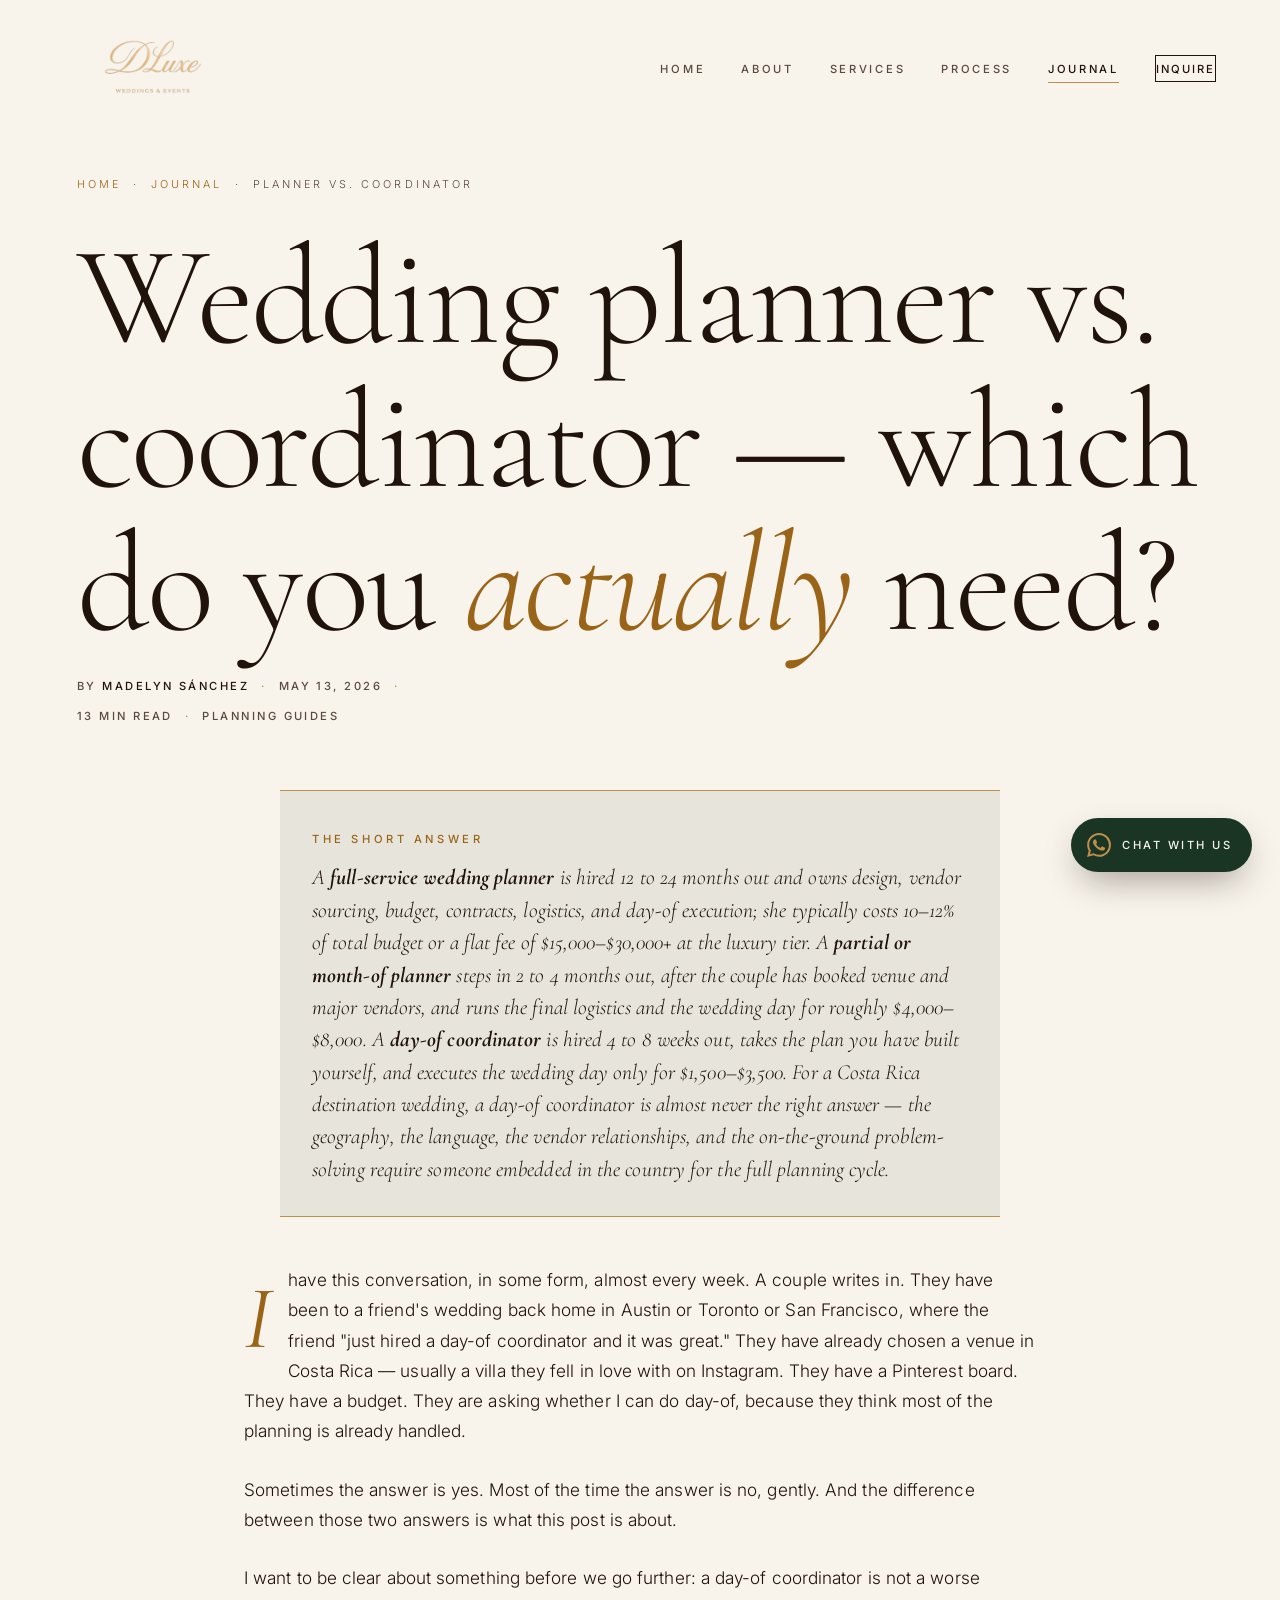
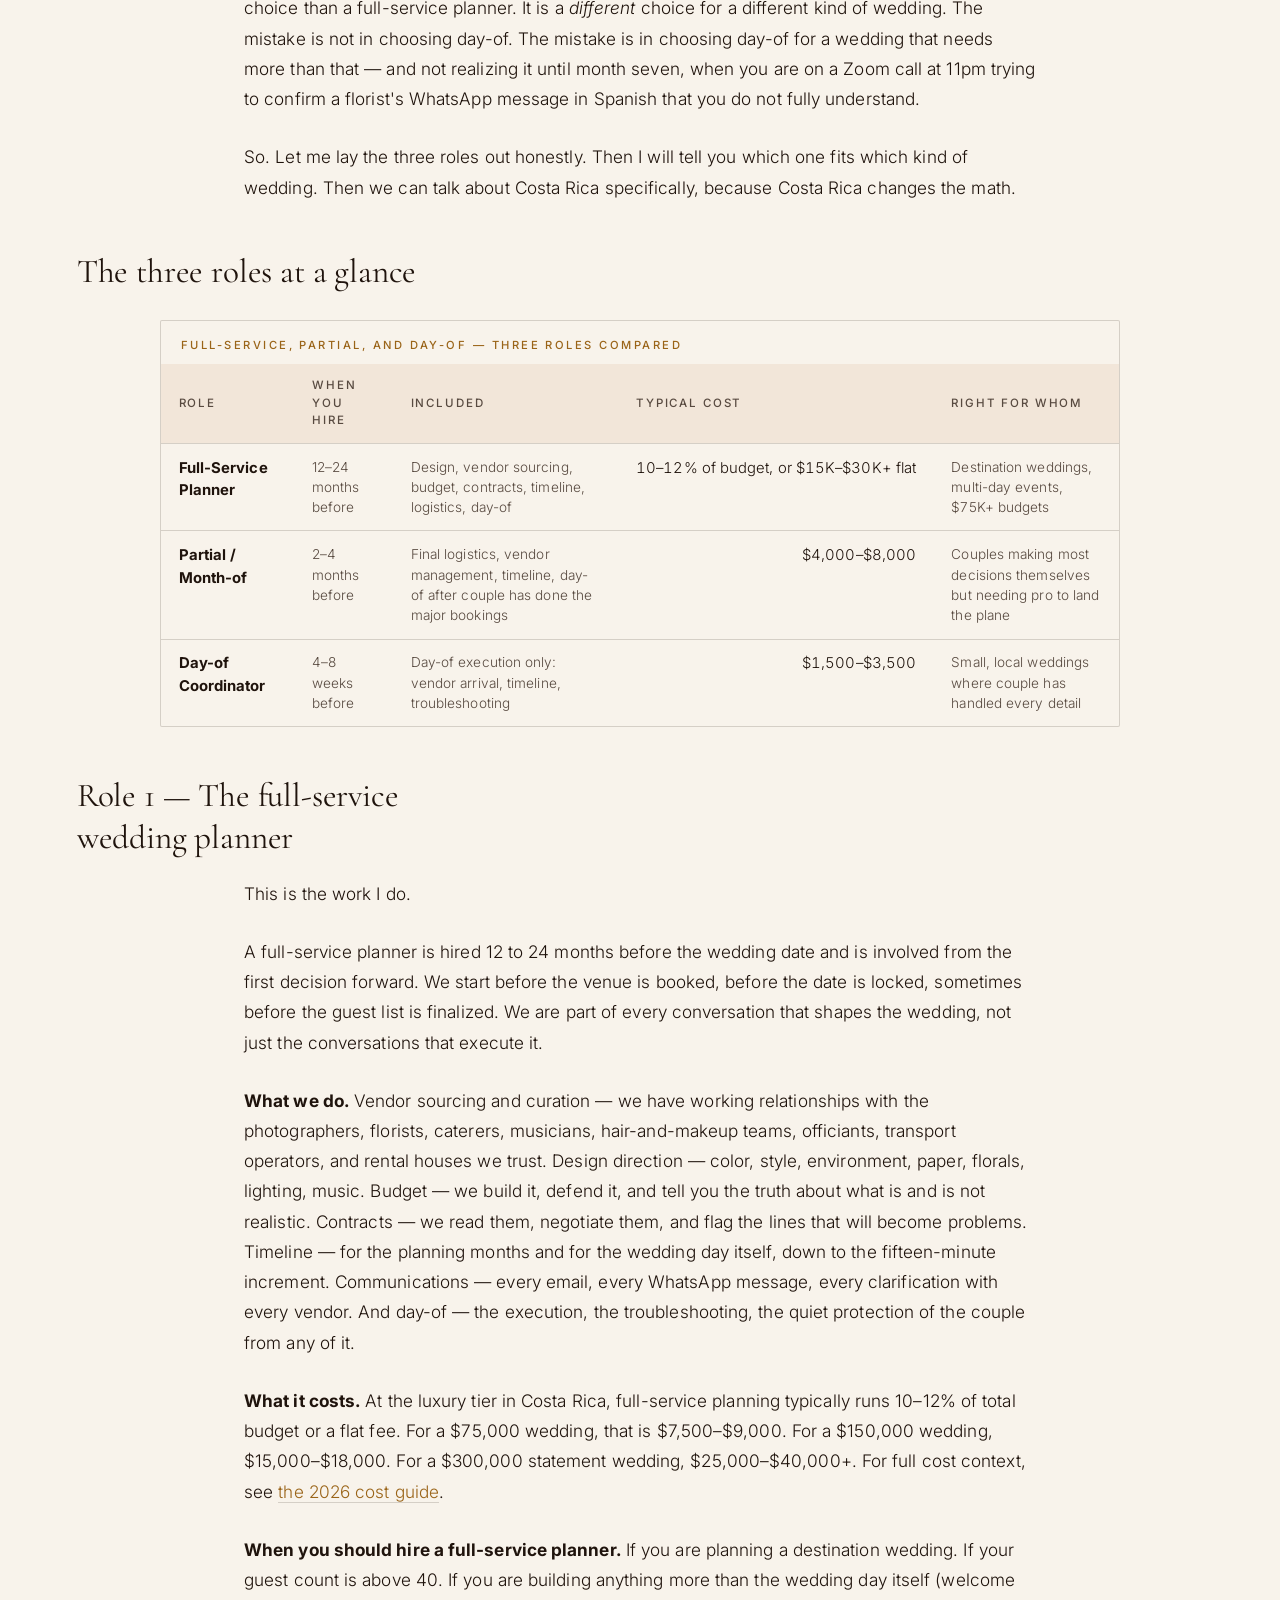
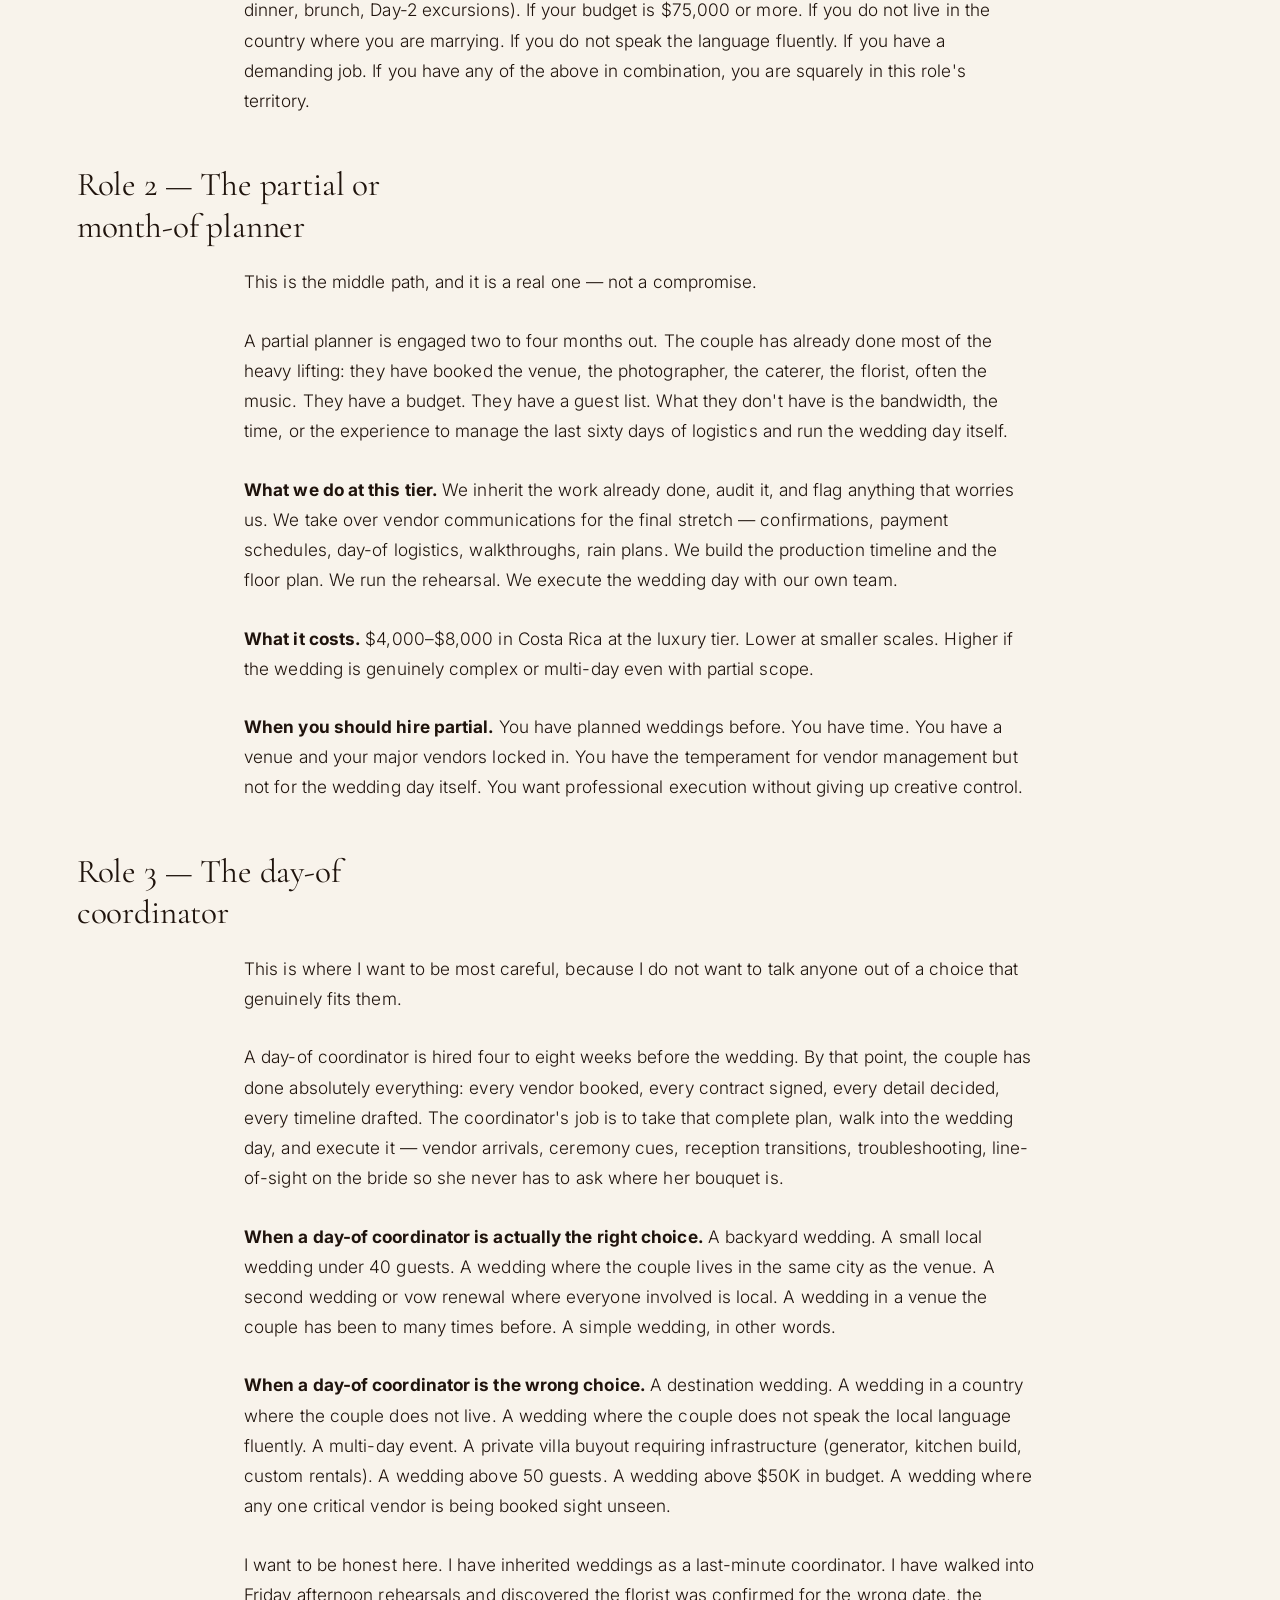
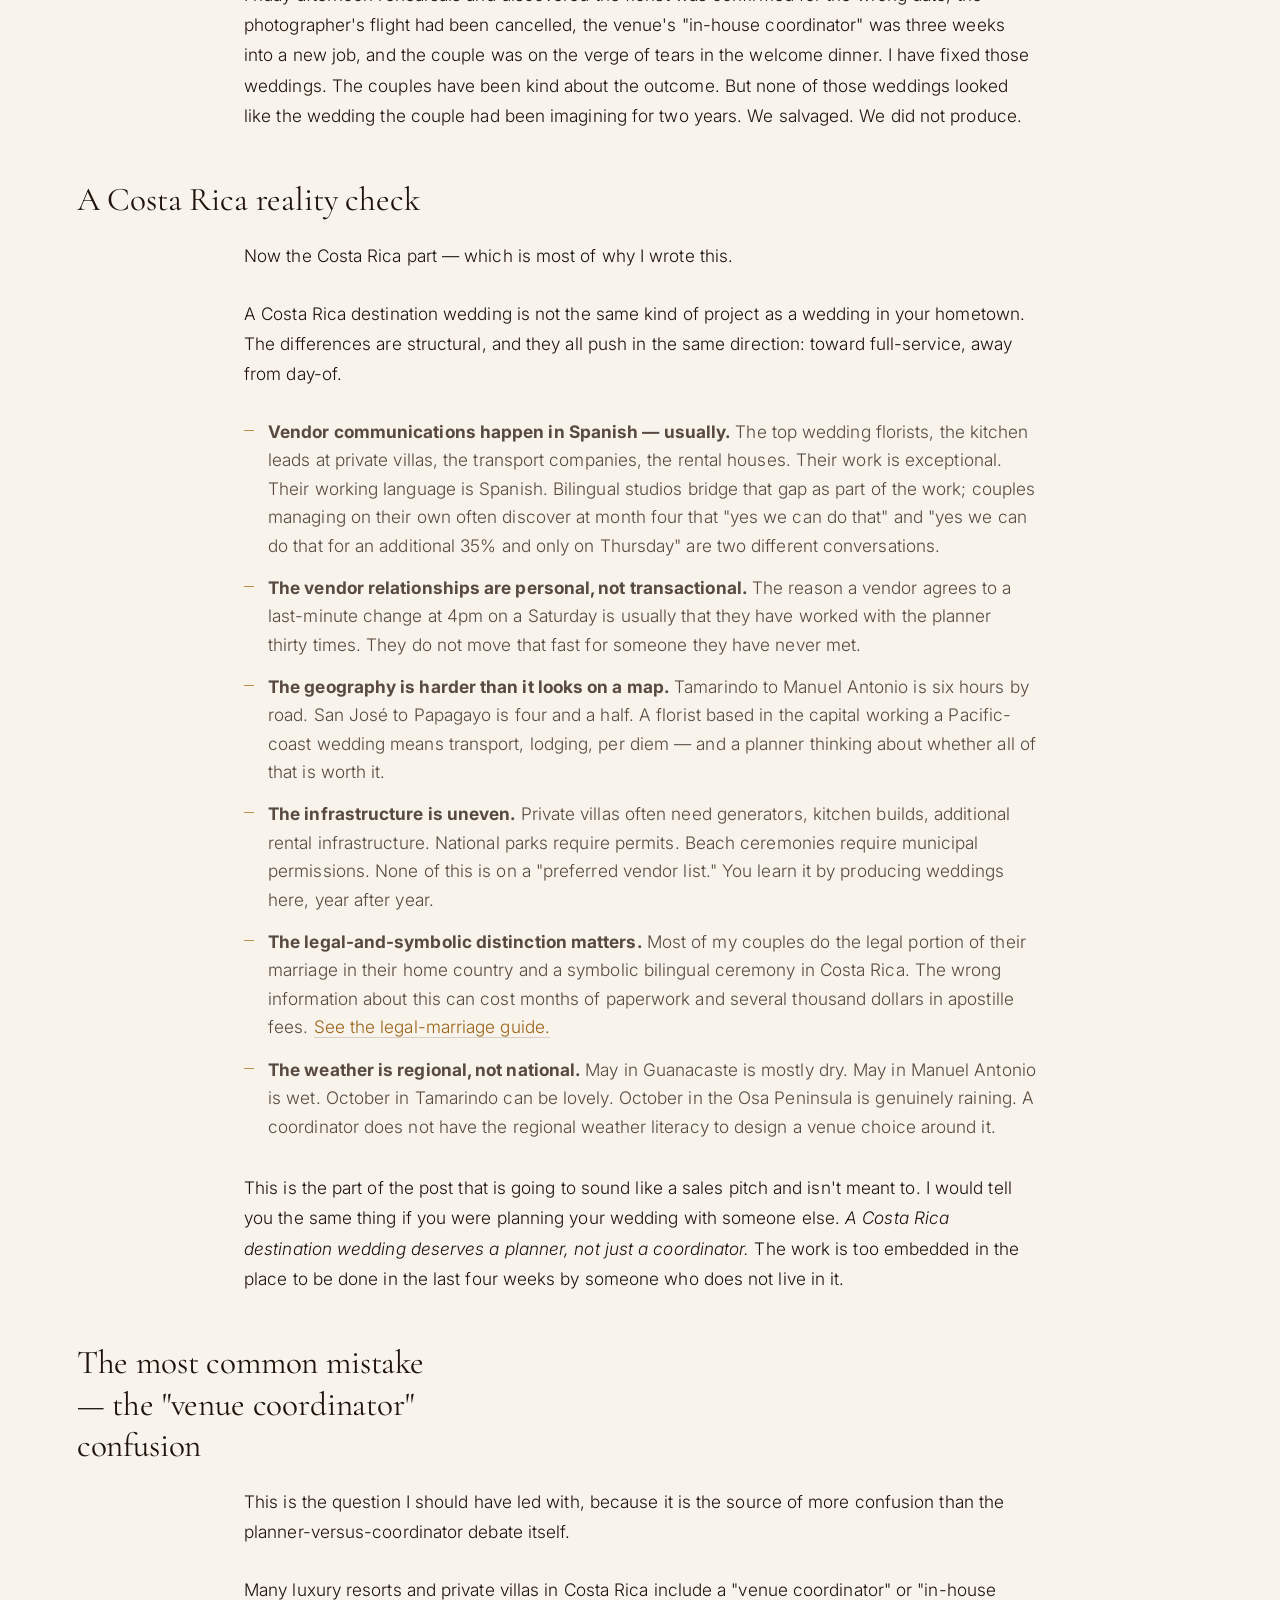
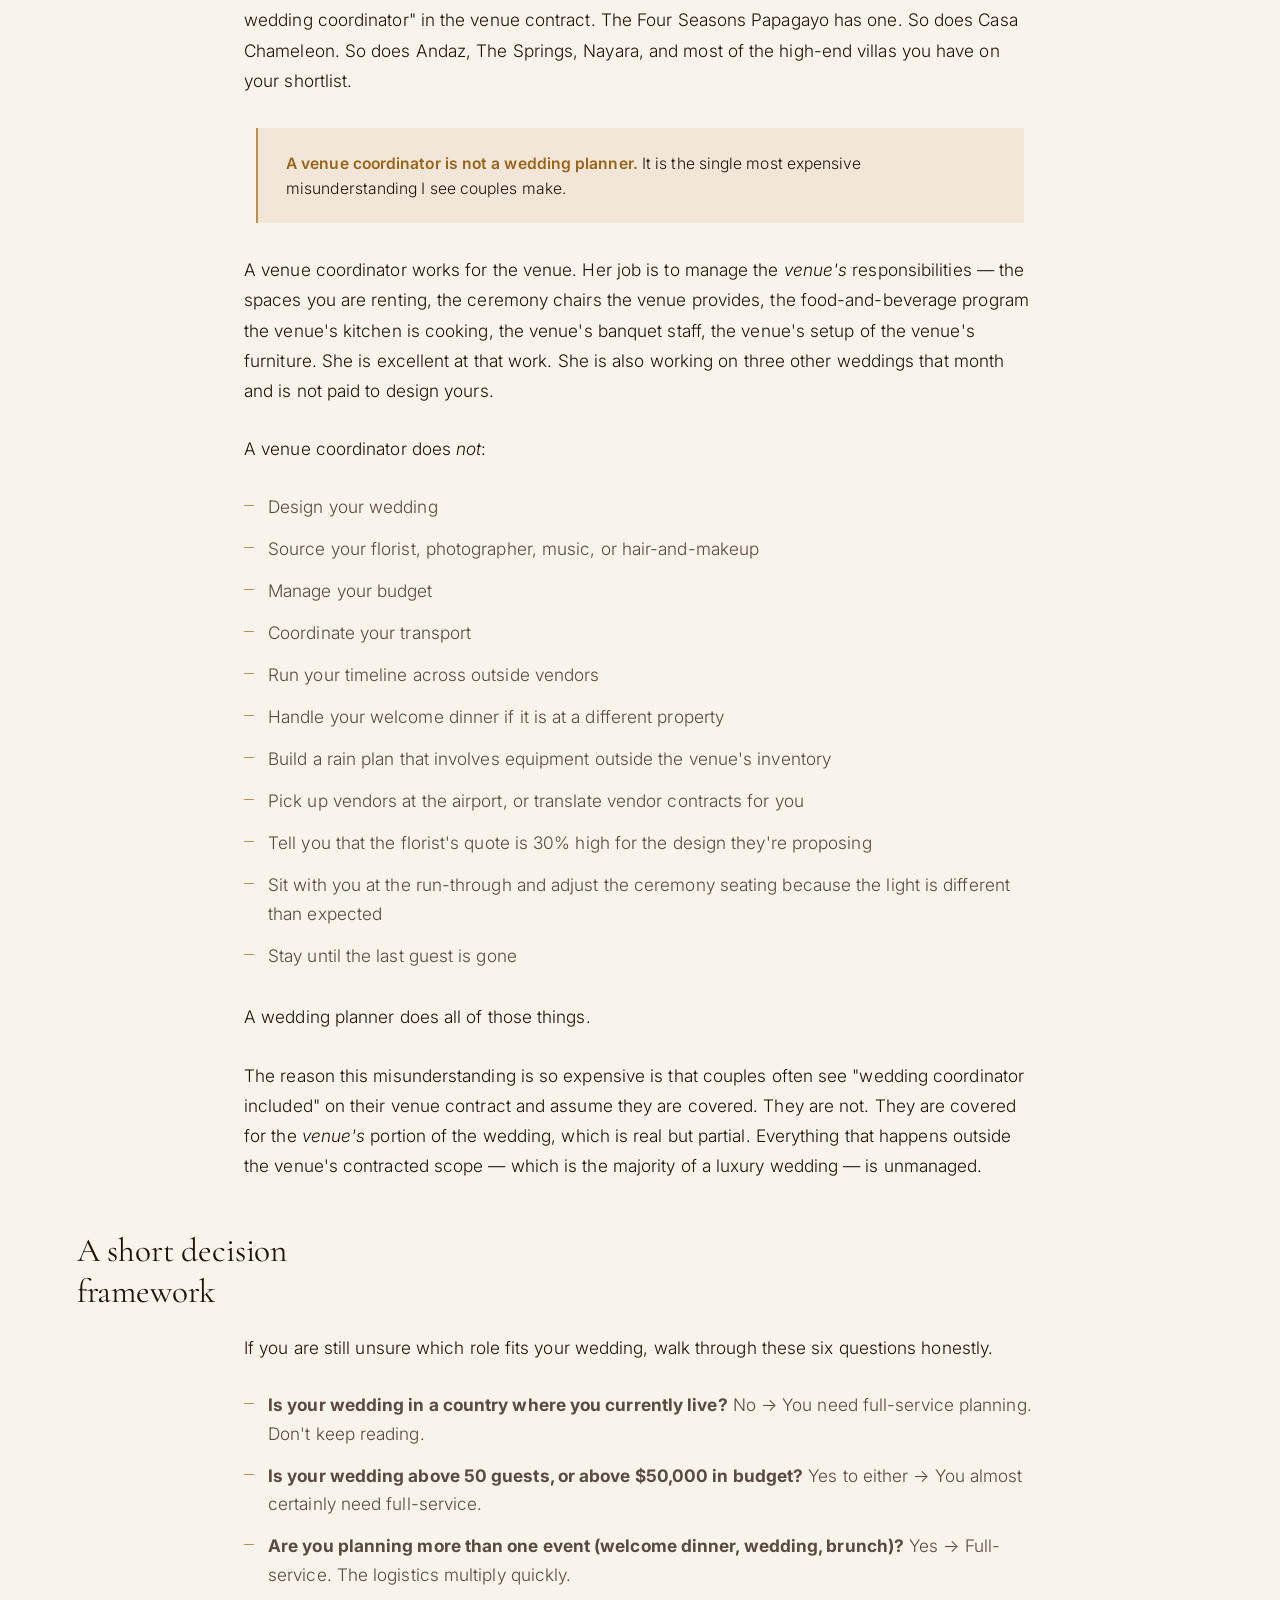
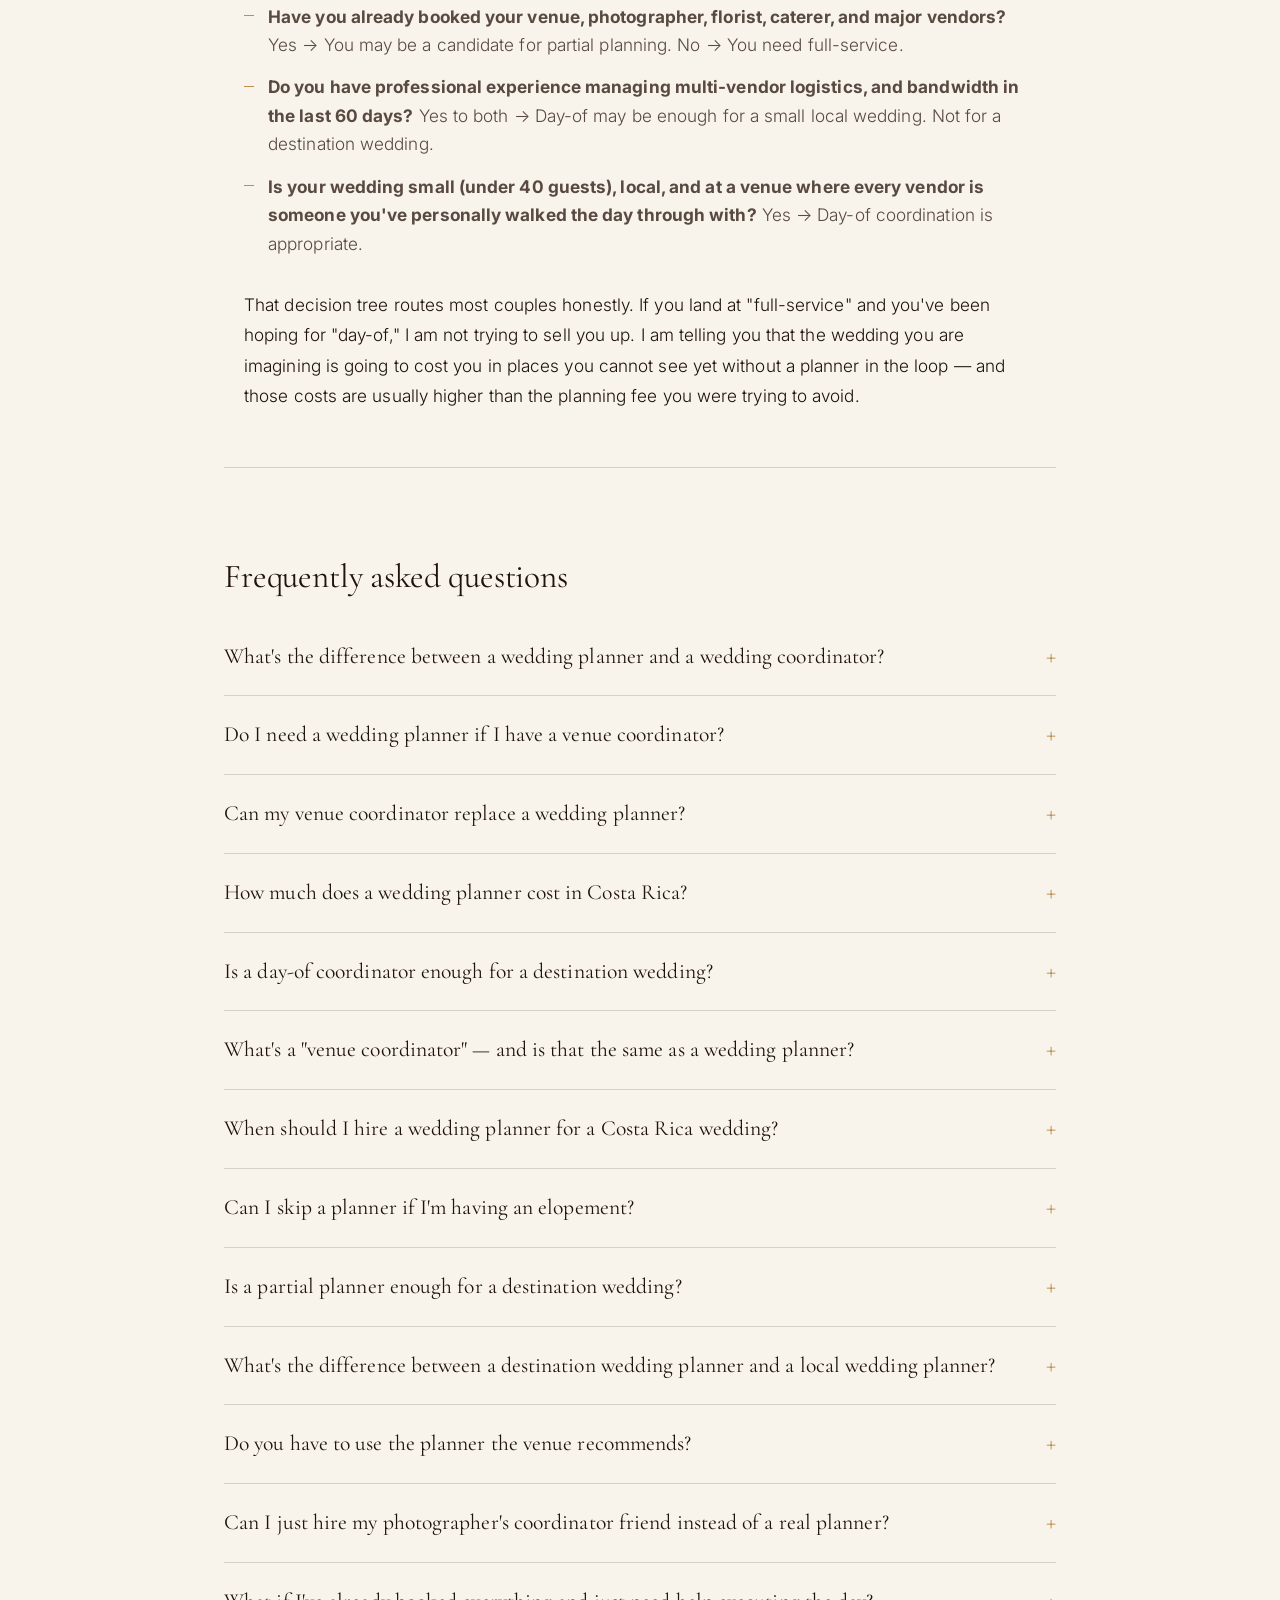
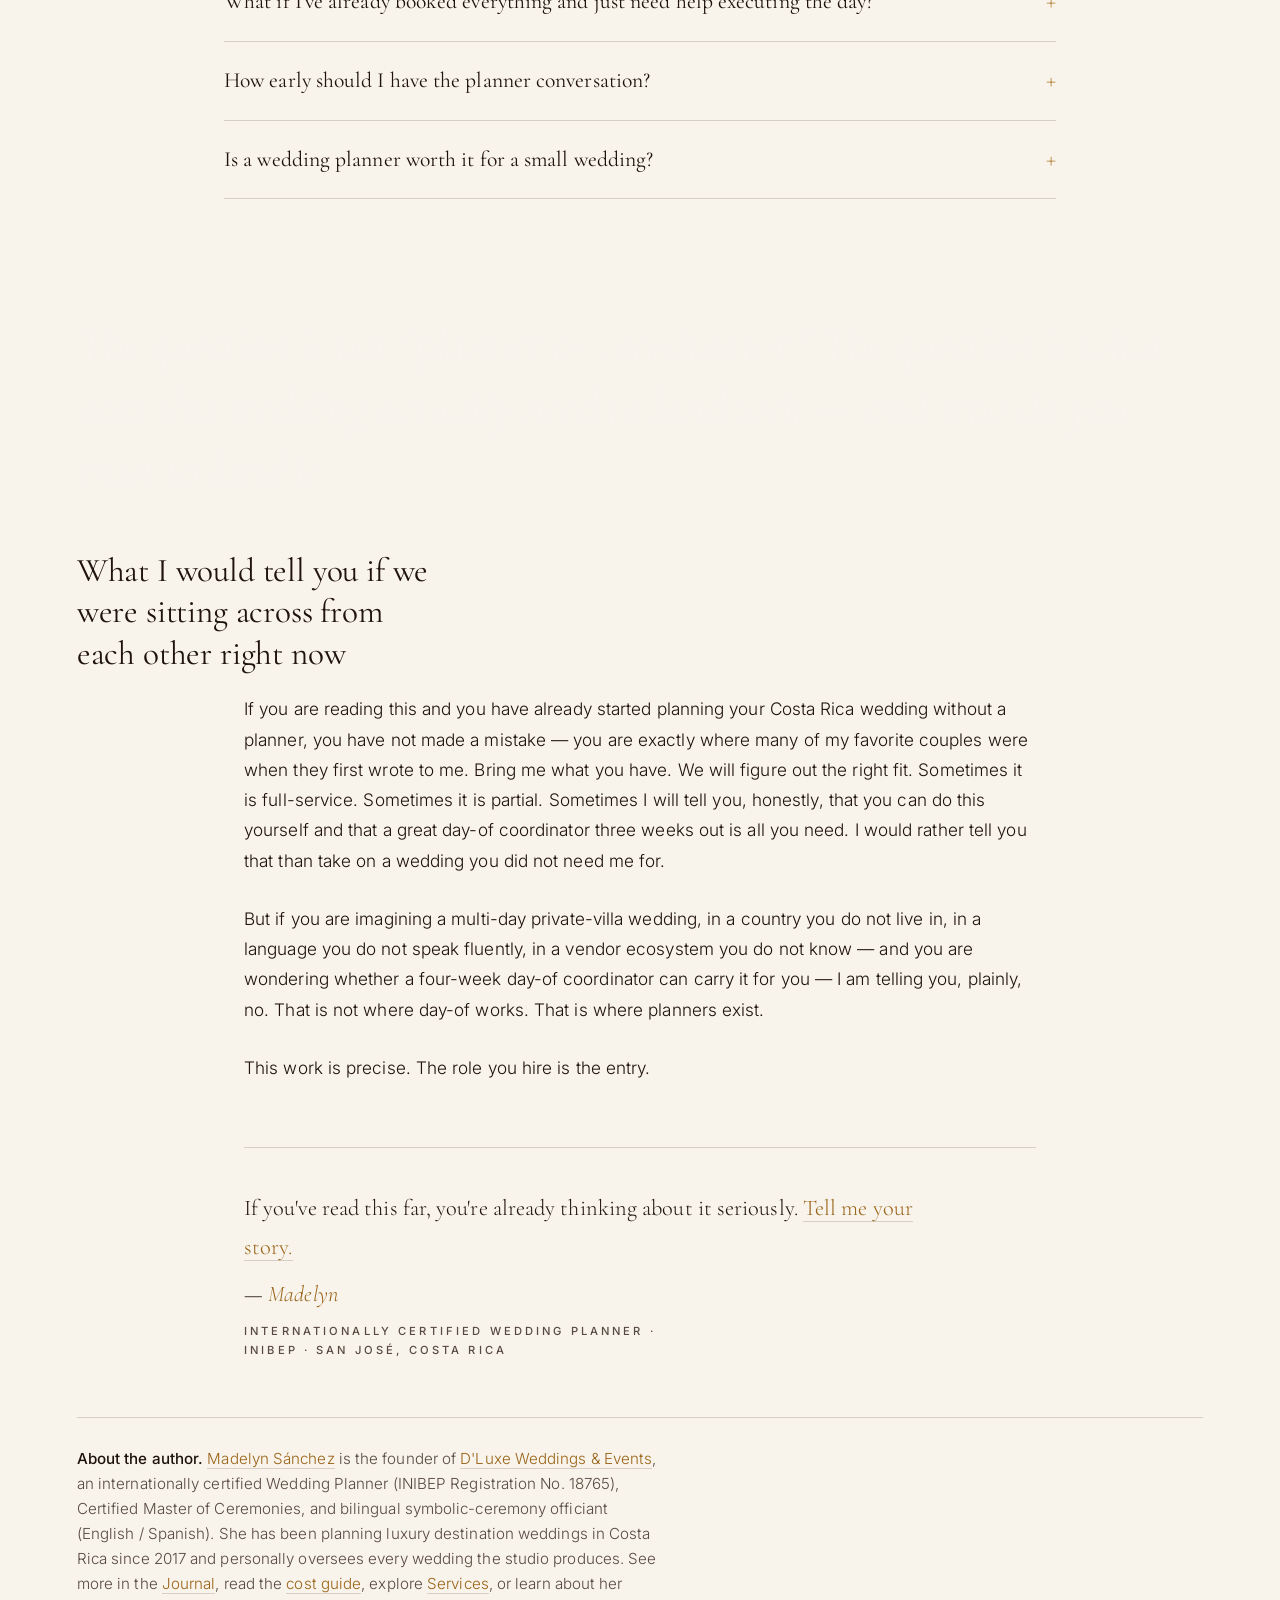
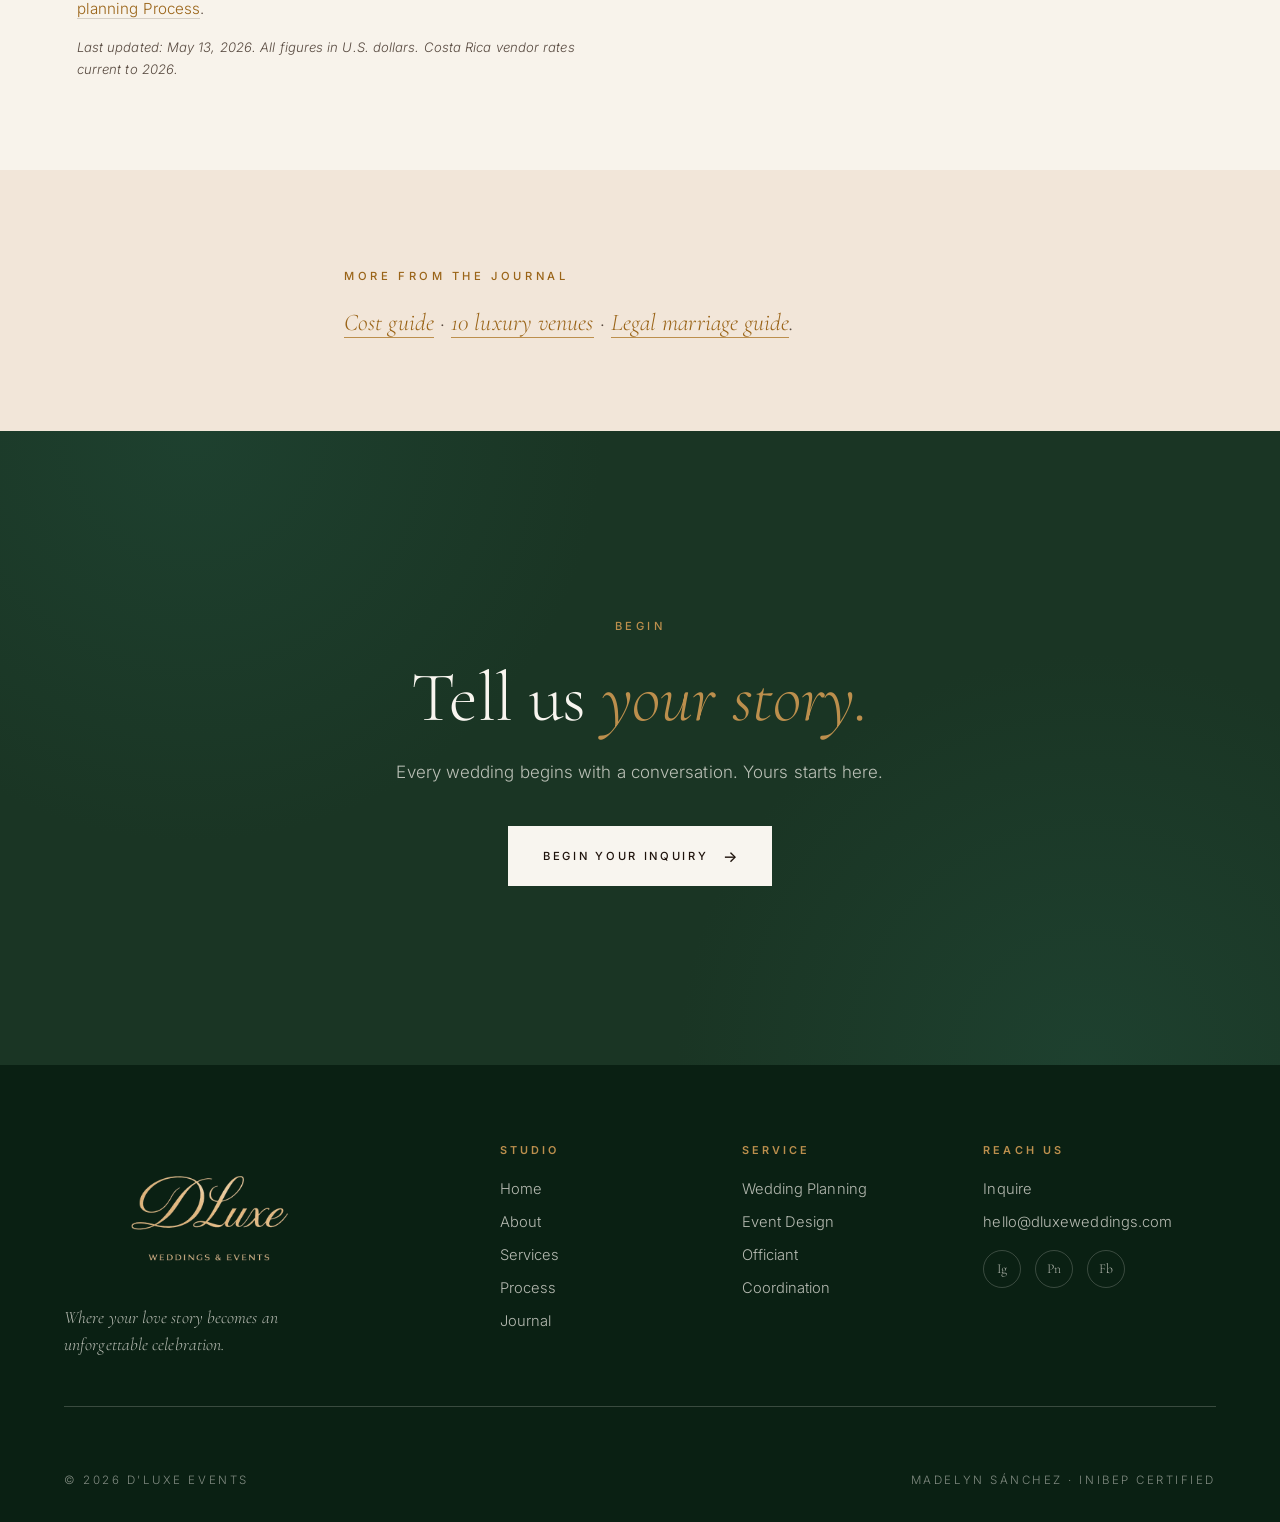
<file: journal/wedding-planner-vs-coordinator-costa-rica.html>
<!DOCTYPE html>
<html lang="en">
<head>
<meta charset="UTF-8">
<meta name="viewport" content="width=device-width, initial-scale=1.0">
<title>Wedding Planner vs. Coordinator: Costa Rica Guide (2026)</title>
<meta name="description" content="Planner, coordinator, or venue coordinator — which do you actually need for a Costa Rica destination wedding? Madelyn Sánchez breaks down the difference.">
<meta name="author" content="Madelyn Sánchez">
<meta name="keywords" content="wedding planner vs coordinator, costa rica wedding planner, day of coordinator, partial wedding planner, venue coordinator vs wedding planner, costa rica destination wedding planner">

<link rel="canonical" href="https://dluxeweddings.com/journal/wedding-planner-vs-coordinator-costa-rica.html">

<meta property="og:type" content="article">
<meta property="og:site_name" content="D'Luxe Weddings & Events">
<meta property="og:title" content="Wedding Planner vs. Coordinator: Costa Rica Guide (2026)">
<meta property="og:description" content="An INIBEP-certified planner's honest breakdown of when to hire a full-service wedding planner, a partial planner, or a day-of coordinator for a Costa Rica destination wedding.">
<meta property="og:url" content="https://dluxeweddings.com/journal/wedding-planner-vs-coordinator-costa-rica.html">
<meta property="og:image" content="https://dluxeweddings.com/assets/images/dluxe-hero-planner-vs-coordinator.png">
<meta property="og:image:alt" content="A wedding planner's workspace on a Costa Rica villa terrace at golden hour, with a run-of-show binder, fabric swatches, and a sample bouquet.">
<meta property="og:locale" content="en_US">
<meta property="article:published_time" content="2026-05-13T00:00:00Z">
<meta property="article:modified_time" content="2026-05-13T00:00:00Z">
<meta property="article:author" content="Madelyn Sánchez">
<meta property="article:section" content="Planning Guides">
<meta property="article:tag" content="Wedding Planner">
<meta property="article:tag" content="Wedding Coordinator">
<meta property="article:tag" content="Destination Wedding">

<meta name="twitter:card" content="summary_large_image">
<meta name="twitter:title" content="Wedding Planner vs. Coordinator: Costa Rica Guide (2026)">
<meta name="twitter:description" content="Three roles, three price points, one decision. The honest version of this conversation, from a working Costa Rica planner.">
<meta name="twitter:image" content="https://dluxeweddings.com/assets/images/dluxe-hero-planner-vs-coordinator.png">

<link rel="preconnect" href="https://fonts.googleapis.com">
<link rel="preconnect" href="https://fonts.gstatic.com" crossorigin>
<link href="https://fonts.googleapis.com/css2?family=Cormorant+Garamond:ital,wght@0,300;0,400;0,500;1,300;1,400;1,500&family=Inter:wght@300;400;500;600&display=swap" rel="stylesheet">
<link rel="stylesheet" href="../assets/css/style.css">
<link rel="icon" type="image/png" href="../assets/images/dluxe-icon-transparent.png">
<link rel="apple-touch-icon" href="../assets/images/dluxe-icon-transparent.png">
<link rel="alternate" type="application/rss+xml" title="D'Luxe Weddings &amp; Events — Journal" href="../feed.xml">

<script type="application/ld+json">
{
  "@context": "https://schema.org",
  "@graph": [
    {"@type":["Organization","ProfessionalService"],"@id":"https://dluxeweddings.com/#organization","name":"D'Luxe Weddings & Events","alternateName":"D'Luxe Events","url":"https://dluxeweddings.com/","logo":{"@type":"ImageObject","url":"https://dluxeweddings.com/assets/images/dluxe-logo-transparent.png"},"description":"A luxury wedding planning and event design studio in Costa Rica, led by Madelyn Sánchez, internationally certified by INIBEP.","email":"hello@dluxeweddings.com","areaServed":{"@type":"Country","name":"Costa Rica"},"knowsLanguage":["en","es"],"founder":{"@id":"https://dluxeweddings.com/about.html#madelyn"}},
    {"@type":"WebSite","@id":"https://dluxeweddings.com/#website","url":"https://dluxeweddings.com/","name":"D'Luxe Weddings & Events","publisher":{"@id":"https://dluxeweddings.com/#organization"},"inLanguage":"en"},
    {"@type":"Person","@id":"https://dluxeweddings.com/about.html#madelyn","name":"Madelyn Sánchez","givenName":"Madelyn","familyName":"Sánchez","jobTitle":"Wedding Planner & Certified Officiant","url":"https://dluxeweddings.com/about.html","image":"https://dluxeweddings.com/assets/images/madelyn%20v2.jpeg","worksFor":{"@id":"https://dluxeweddings.com/#organization"},"knowsLanguage":["en","es"],"knowsAbout":["Luxury destination weddings","Costa Rica wedding planning","Wedding planner versus coordinator decisions","Bilingual symbolic ceremonies","Master of Ceremonies","Private villa wedding production"],"hasCredential":[{"@type":"EducationalOccupationalCredential","credentialCategory":"Certification","name":"INIBEP Certified International Wedding & Event Planner","identifier":"18765"},{"@type":"EducationalOccupationalCredential","credentialCategory":"Certification","name":"Certified Master of Ceremonies"},{"@type":"EducationalOccupationalCredential","credentialCategory":"Certification","name":"Bilingual Symbolic Ceremony Officiant (EN / ES)"}]},
    {"@type":"Article","@id":"https://dluxeweddings.com/journal/wedding-planner-vs-coordinator-costa-rica.html#article","isPartOf":{"@id":"https://dluxeweddings.com/journal/#blog"},"headline":"Wedding Planner vs. Wedding Coordinator: Which Do You Actually Need for a Costa Rica Destination Wedding?","name":"Wedding Planner vs. Coordinator: Costa Rica Guide (2026)","description":"An INIBEP-certified planner's honest breakdown of when to hire a full-service wedding planner, a partial planner, or a day-of coordinator for a Costa Rica destination wedding.","url":"https://dluxeweddings.com/journal/wedding-planner-vs-coordinator-costa-rica.html","mainEntityOfPage":{"@type":"WebPage","@id":"https://dluxeweddings.com/journal/wedding-planner-vs-coordinator-costa-rica.html"},"datePublished":"2026-05-13","dateModified":"2026-05-13","author":{"@id":"https://dluxeweddings.com/about.html#madelyn"},"publisher":{"@id":"https://dluxeweddings.com/#organization"},"image":{"@type":"ImageObject","url":"https://dluxeweddings.com/assets/images/dluxe-hero-planner-vs-coordinator.png","caption":"A wedding planner reviews a printed run-of-show binder and ceremony script on a Costa Rica villa terrace at golden hour."},"inLanguage":"en","wordCount":3300,"articleSection":"Planning Guides","keywords":"wedding planner vs coordinator, costa rica wedding planner, day of coordinator, partial wedding planner, venue coordinator vs wedding planner, costa rica destination wedding planner","about":[{"@type":"Thing","name":"Wedding planning roles"},{"@type":"Thing","name":"Destination wedding planning"},{"@type":"Place","name":"Costa Rica"}],"speakable":{"@type":"SpeakableSpecification","cssSelector":[".post-tldr",".post-callout",".post-faq-body"]}},
    {"@type":"BreadcrumbList","itemListElement":[{"@type":"ListItem","position":1,"name":"Home","item":"https://dluxeweddings.com/"},{"@type":"ListItem","position":2,"name":"Journal","item":"https://dluxeweddings.com/journal/"},{"@type":"ListItem","position":3,"name":"Wedding Planner vs Coordinator Costa Rica","item":"https://dluxeweddings.com/journal/wedding-planner-vs-coordinator-costa-rica.html"}]},
    {"@type":"FAQPage","@id":"https://dluxeweddings.com/journal/wedding-planner-vs-coordinator-costa-rica.html#faq","mainEntity":[
      {"@type":"Question","name":"What's the difference between a wedding planner and a wedding coordinator?","acceptedAnswer":{"@type":"Answer","text":"A wedding planner is engaged 12 to 24 months out and owns the entire wedding — design, vendor sourcing, budget, contracts, logistics, and day-of execution. A wedding coordinator (day-of) is engaged four to eight weeks out and only executes a plan the couple has already built. The planner builds the wedding. The coordinator runs the wedding day."}},
      {"@type":"Question","name":"Do I need a wedding planner if I have a venue coordinator?","acceptedAnswer":{"@type":"Answer","text":"Yes. A venue coordinator works for the venue and manages the venue's portion of the wedding — the spaces you are renting, the venue's catering and staff, the setup of items the venue provides. She is not designing your wedding, sourcing your outside vendors, or managing your budget. For a luxury or destination wedding, those responsibilities still need an owner, and that owner is your planner."}},
      {"@type":"Question","name":"Can my venue coordinator replace a wedding planner?","acceptedAnswer":{"@type":"Answer","text":"No. They are different roles with different scopes and different employers. Your venue coordinator works for the property. Your planner works for you."}},
      {"@type":"Question","name":"How much does a wedding planner cost in Costa Rica?","acceptedAnswer":{"@type":"Answer","text":"Full-service luxury planning typically runs 10–12% of total budget or a tiered flat fee — roughly $7,500–$10,000 for an intimate wedding, $10,000–$17,500 for a mid-size wedding, and $17,500–$30,000+ for a full-estate or statement wedding. Partial planning is $4,000–$8,000. Day-of coordination is $1,500–$3,500."}},
      {"@type":"Question","name":"Is a day-of coordinator enough for a destination wedding?","acceptedAnswer":{"@type":"Answer","text":"Almost never. A destination wedding involves vendor relationships, language, regulations, and on-the-ground problem-solving that a coordinator parachuting in four weeks before the wedding cannot supply."}},
      {"@type":"Question","name":"What's a venue coordinator — and is that the same as a wedding planner?","acceptedAnswer":{"@type":"Answer","text":"A venue coordinator is included in many resort and villa contracts and manages the venue's responsibilities on the wedding day: the property's spaces, staff, in-house F&B if applicable, and the setup of items the venue provides. She is not the wedding planner. She does not design the wedding, source outside vendors, manage the budget, or coordinate the dozens of moving parts outside her venue's scope."}},
      {"@type":"Question","name":"When should I hire a wedding planner for a Costa Rica wedding?","acceptedAnswer":{"@type":"Answer","text":"For full-service: 12 to 18 months out for a mid-size wedding, 18 to 24 months out for a full-estate or statement wedding. The top private villas book dry-season Saturdays 14 to 18 months in advance."}},
      {"@type":"Question","name":"Can I skip a planner if I'm having an elopement?","acceptedAnswer":{"@type":"Answer","text":"For a true two-person elopement, sometimes — though even then, a planner or elopement specialist handles the officiant, the permits, the photography, and the legal paperwork. For a small ceremony of 6 to 20 guests, you still want a planner, just a scaled-down engagement."}},
      {"@type":"Question","name":"Is a partial planner enough for a destination wedding?","acceptedAnswer":{"@type":"Answer","text":"Sometimes — but only if the couple has done extensive work on the front end with vendors and a venue they know well. If you are leaning partial, build in an early consult with the planner before you book the venue and major vendors."}},
      {"@type":"Question","name":"What's the difference between a destination wedding planner and a local wedding planner?","acceptedAnswer":{"@type":"Answer","text":"A destination wedding planner is based in the destination country (here, Costa Rica) and produces weddings there year-round. She is in the vendor relationships, knows the regional weather, speaks the local language, and has done this hundreds of times."}},
      {"@type":"Question","name":"Do you have to use the planner the venue recommends?","acceptedAnswer":{"@type":"Answer","text":"No, but the venue's preferred-vendor list is usually a real signal of quality. The planners on those lists have produced weddings at the property before."}},
      {"@type":"Question","name":"Can I just hire my photographer's coordinator friend instead of a real planner?","acceptedAnswer":{"@type":"Answer","text":"Photographers sometimes have a coordinator they recommend, and sometimes that coordinator is excellent for a simple local wedding. But the photographer's recommendation is rarely a vetted full-service planner. Hire the right role for the wedding, not the most convenient one."}},
      {"@type":"Question","name":"What if I've already booked everything and just need help executing the day?","acceptedAnswer":{"@type":"Answer","text":"Then you are a candidate for partial or day-of planning, depending on how complete the planning actually is. The first call will tell us which one."}},
      {"@type":"Question","name":"How early should I have the planner conversation?","acceptedAnswer":{"@type":"Answer","text":"Before you book the venue, if at all possible. The venue decision is the single most consequential decision in a Costa Rica wedding. A thirty-minute call with a planner before you sign the venue contract can save you 12 months of friction."}},
      {"@type":"Question","name":"Is a wedding planner worth it for a small wedding?","acceptedAnswer":{"@type":"Answer","text":"Yes, for a destination wedding, almost always. The work is not proportional to the guest count — many of the logistics, the design hours, the vendor coordination, and the regulatory work happen the same way at 30 guests as at 90."}}
    ]}
  ]
}
</script>
</head>
<body>

<nav class="nav">
  <a href="../index.html" class="brand" aria-label="D'Luxe Weddings &amp; Events — Home"><img src="../assets/images/dluxe-logo-transparent.png" alt="D'Luxe Weddings &amp; Events"></a>
  <button class="nav-toggle" aria-label="Menu"><span></span><span></span><span></span></button>
  <ul class="nav-links">
    <li><a href="../index.html">Home</a></li>
    <li><a href="../about.html">About</a></li>
    <li><a href="../services.html">Services</a></li>
    <li><a href="../process.html">Process</a></li>
    <li><a href="index.html" class="active">Journal</a></li>
    <li><a href="../contact.html" class="nav-cta">Inquire</a></li>
  </ul>
</nav>

<header class="page-head post-head">
  <div class="wrap-fluid">
    <p class="crumb"><a href="../index.html">Home</a> &nbsp;·&nbsp; <a href="index.html">Journal</a> &nbsp;·&nbsp; Planner vs. Coordinator</p>
    <h1 class="post-title">Wedding planner vs. coordinator — which do you <span class="it">actually</span> need?</h1>
    <div class="post-meta">
      <span class="post-byline">By <a href="../about.html#madelyn"><strong>Madelyn Sánchez</strong></a></span>
      <span class="post-divider">·</span>
      <time datetime="2026-05-13">May 13, 2026</time>
      <span class="post-divider">·</span>
      <span>13 min read</span>
      <span class="post-divider">·</span>
      <span>Planning Guides</span>
    </div>
  </div>
</header>

<article class="post">
  <div class="wrap-fluid post-body">

    <div class="post-tldr">
      <span class="eyebrow">The short answer</span>
      <p>A <strong>full-service wedding planner</strong> is hired 12 to 24 months out and owns design, vendor sourcing, budget, contracts, logistics, and day-of execution; she typically costs 10–12% of total budget or a flat fee of $15,000–$30,000+ at the luxury tier. A <strong>partial or month-of planner</strong> steps in 2 to 4 months out, after the couple has booked venue and major vendors, and runs the final logistics and the wedding day for roughly $4,000–$8,000. A <strong>day-of coordinator</strong> is hired 4 to 8 weeks out, takes the plan you have built yourself, and executes the wedding day only for $1,500–$3,500. For a Costa Rica destination wedding, a day-of coordinator is almost never the right answer — the geography, the language, the vendor relationships, and the on-the-ground problem-solving require someone embedded in the country for the full planning cycle.</p>
    </div>

    <p class="dropcap">I have this conversation, in some form, almost every week. A couple writes in. They have been to a friend's wedding back home in Austin or Toronto or San Francisco, where the friend "just hired a day-of coordinator and it was great." They have already chosen a venue in Costa Rica — usually a villa they fell in love with on Instagram. They have a Pinterest board. They have a budget. They are asking whether I can do day-of, because they think most of the planning is already handled.</p>

    <p>Sometimes the answer is yes. Most of the time the answer is no, gently. And the difference between those two answers is what this post is about.</p>

    <p>I want to be clear about something before we go further: a day-of coordinator is not a worse choice than a full-service planner. It is a <em>different</em> choice for a different kind of wedding. The mistake is not in choosing day-of. The mistake is in choosing day-of for a wedding that needs more than that — and not realizing it until month seven, when you are on a Zoom call at 11pm trying to confirm a florist's WhatsApp message in Spanish that you do not fully understand.</p>

    <p>So. Let me lay the three roles out honestly. Then I will tell you which one fits which kind of wedding. Then we can talk about Costa Rica specifically, because Costa Rica changes the math.</p>

    <h2>The three roles at a glance</h2>

    <div class="post-table-wrap">
      <table class="post-table">
        <caption>Full-service, partial, and day-of — three roles compared</caption>
        <thead><tr><th scope="col">Role</th><th scope="col">When you hire</th><th scope="col">Included</th><th scope="col">Typical cost</th><th scope="col">Right for whom</th></tr></thead>
        <tbody>
          <tr><td><strong>Full-Service Planner</strong></td><td class="note">12–24 months before</td><td class="note">Design, vendor sourcing, budget, contracts, timeline, logistics, day-of</td><td class="num">10–12% of budget, or $15K–$30K+ flat</td><td class="note">Destination weddings, multi-day events, $75K+ budgets</td></tr>
          <tr><td><strong>Partial / Month-of</strong></td><td class="note">2–4 months before</td><td class="note">Final logistics, vendor management, timeline, day-of after couple has done the major bookings</td><td class="num">$4,000–$8,000</td><td class="note">Couples making most decisions themselves but needing pro to land the plane</td></tr>
          <tr><td><strong>Day-of Coordinator</strong></td><td class="note">4–8 weeks before</td><td class="note">Day-of execution only: vendor arrival, timeline, troubleshooting</td><td class="num">$1,500–$3,500</td><td class="note">Small, local weddings where couple has handled every detail</td></tr>
        </tbody>
      </table>
    </div>

    <h2>Role 1 — The full-service wedding planner</h2>

    <p>This is the work I do.</p>

    <p>A full-service planner is hired 12 to 24 months before the wedding date and is involved from the first decision forward. We start before the venue is booked, before the date is locked, sometimes before the guest list is finalized. We are part of every conversation that shapes the wedding, not just the conversations that execute it.</p>

    <p><strong>What we do.</strong> Vendor sourcing and curation — we have working relationships with the photographers, florists, caterers, musicians, hair-and-makeup teams, officiants, transport operators, and rental houses we trust. Design direction — color, style, environment, paper, florals, lighting, music. Budget — we build it, defend it, and tell you the truth about what is and is not realistic. Contracts — we read them, negotiate them, and flag the lines that will become problems. Timeline — for the planning months and for the wedding day itself, down to the fifteen-minute increment. Communications — every email, every WhatsApp message, every clarification with every vendor. And day-of — the execution, the troubleshooting, the quiet protection of the couple from any of it.</p>

    <p><strong>What it costs.</strong> At the luxury tier in Costa Rica, full-service planning typically runs 10–12% of total budget or a flat fee. For a $75,000 wedding, that is $7,500–$9,000. For a $150,000 wedding, $15,000–$18,000. For a $300,000 statement wedding, $25,000–$40,000+. For full cost context, see <a href="luxury-costa-rica-wedding-cost-2026.html">the 2026 cost guide</a>.</p>

    <p><strong>When you should hire a full-service planner.</strong> If you are planning a destination wedding. If your guest count is above 40. If you are building anything more than the wedding day itself (welcome dinner, brunch, Day-2 excursions). If your budget is $75,000 or more. If you do not live in the country where you are marrying. If you do not speak the language fluently. If you have a demanding job. If you have any of the above in combination, you are squarely in this role's territory.</p>

    <h2>Role 2 — The partial or month-of planner</h2>

    <p>This is the middle path, and it is a real one — not a compromise.</p>

    <p>A partial planner is engaged two to four months out. The couple has already done most of the heavy lifting: they have booked the venue, the photographer, the caterer, the florist, often the music. They have a budget. They have a guest list. What they don't have is the bandwidth, the time, or the experience to manage the last sixty days of logistics and run the wedding day itself.</p>

    <p><strong>What we do at this tier.</strong> We inherit the work already done, audit it, and flag anything that worries us. We take over vendor communications for the final stretch — confirmations, payment schedules, day-of logistics, walkthroughs, rain plans. We build the production timeline and the floor plan. We run the rehearsal. We execute the wedding day with our own team.</p>

    <p><strong>What it costs.</strong> $4,000–$8,000 in Costa Rica at the luxury tier. Lower at smaller scales. Higher if the wedding is genuinely complex or multi-day even with partial scope.</p>

    <p><strong>When you should hire partial.</strong> You have planned weddings before. You have time. You have a venue and your major vendors locked in. You have the temperament for vendor management but not for the wedding day itself. You want professional execution without giving up creative control.</p>

    <h2>Role 3 — The day-of coordinator</h2>

    <p>This is where I want to be most careful, because I do not want to talk anyone out of a choice that genuinely fits them.</p>

    <p>A day-of coordinator is hired four to eight weeks before the wedding. By that point, the couple has done absolutely everything: every vendor booked, every contract signed, every detail decided, every timeline drafted. The coordinator's job is to take that complete plan, walk into the wedding day, and execute it — vendor arrivals, ceremony cues, reception transitions, troubleshooting, line-of-sight on the bride so she never has to ask where her bouquet is.</p>

    <p><strong>When a day-of coordinator is actually the right choice.</strong> A backyard wedding. A small local wedding under 40 guests. A wedding where the couple lives in the same city as the venue. A second wedding or vow renewal where everyone involved is local. A wedding in a venue the couple has been to many times before. A simple wedding, in other words.</p>

    <p><strong>When a day-of coordinator is the wrong choice.</strong> A destination wedding. A wedding in a country where the couple does not live. A wedding where the couple does not speak the local language fluently. A multi-day event. A private villa buyout requiring infrastructure (generator, kitchen build, custom rentals). A wedding above 50 guests. A wedding above $50K in budget. A wedding where any one critical vendor is being booked sight unseen.</p>

    <p>I want to be honest here. I have inherited weddings as a last-minute coordinator. I have walked into Friday afternoon rehearsals and discovered the florist was confirmed for the wrong date, the photographer's flight had been cancelled, the venue's "in-house coordinator" was three weeks into a new job, and the couple was on the verge of tears in the welcome dinner. I have fixed those weddings. The couples have been kind about the outcome. But none of those weddings looked like the wedding the couple had been imagining for two years. We salvaged. We did not produce.</p>

    <h2>A Costa Rica reality check</h2>

    <p>Now the Costa Rica part — which is most of why I wrote this.</p>

    <p>A Costa Rica destination wedding is not the same kind of project as a wedding in your hometown. The differences are structural, and they all push in the same direction: toward full-service, away from day-of.</p>

    <ol class="post-list">
      <li><strong>Vendor communications happen in Spanish — usually.</strong> The top wedding florists, the kitchen leads at private villas, the transport companies, the rental houses. Their work is exceptional. Their working language is Spanish. Bilingual studios bridge that gap as part of the work; couples managing on their own often discover at month four that "yes we can do that" and "yes we can do that for an additional 35% and only on Thursday" are two different conversations.</li>
      <li><strong>The vendor relationships are personal, not transactional.</strong> The reason a vendor agrees to a last-minute change at 4pm on a Saturday is usually that they have worked with the planner thirty times. They do not move that fast for someone they have never met.</li>
      <li><strong>The geography is harder than it looks on a map.</strong> Tamarindo to Manuel Antonio is six hours by road. San José to Papagayo is four and a half. A florist based in the capital working a Pacific-coast wedding means transport, lodging, per diem — and a planner thinking about whether all of that is worth it.</li>
      <li><strong>The infrastructure is uneven.</strong> Private villas often need generators, kitchen builds, additional rental infrastructure. National parks require permits. Beach ceremonies require municipal permissions. None of this is on a "preferred vendor list." You learn it by producing weddings here, year after year.</li>
      <li><strong>The legal-and-symbolic distinction matters.</strong> Most of my couples do the legal portion of their marriage in their home country and a symbolic bilingual ceremony in Costa Rica. The wrong information about this can cost months of paperwork and several thousand dollars in apostille fees. <a href="legally-marry-in-costa-rica-2026-guide.html">See the legal-marriage guide.</a></li>
      <li><strong>The weather is regional, not national.</strong> May in Guanacaste is mostly dry. May in Manuel Antonio is wet. October in Tamarindo can be lovely. October in the Osa Peninsula is genuinely raining. A coordinator does not have the regional weather literacy to design a venue choice around it.</li>
    </ol>

    <p>This is the part of the post that is going to sound like a sales pitch and isn't meant to. I would tell you the same thing if you were planning your wedding with someone else. <em>A Costa Rica destination wedding deserves a planner, not just a coordinator.</em> The work is too embedded in the place to be done in the last four weeks by someone who does not live in it.</p>

    <h2>The most common mistake — the "venue coordinator" confusion</h2>

    <p>This is the question I should have led with, because it is the source of more confusion than the planner-versus-coordinator debate itself.</p>

    <p>Many luxury resorts and private villas in Costa Rica include a "venue coordinator" or "in-house wedding coordinator" in the venue contract. The Four Seasons Papagayo has one. So does Casa Chameleon. So does Andaz, The Springs, Nayara, and most of the high-end villas you have on your shortlist.</p>

    <div class="post-callout"><p><strong>A venue coordinator is not a wedding planner.</strong> It is the single most expensive misunderstanding I see couples make.</p></div>

    <p>A venue coordinator works for the venue. Her job is to manage the <em>venue's</em> responsibilities — the spaces you are renting, the ceremony chairs the venue provides, the food-and-beverage program the venue's kitchen is cooking, the venue's banquet staff, the venue's setup of the venue's furniture. She is excellent at that work. She is also working on three other weddings that month and is not paid to design yours.</p>

    <p>A venue coordinator does <em>not</em>:</p>

    <ul class="post-list">
      <li>Design your wedding</li>
      <li>Source your florist, photographer, music, or hair-and-makeup</li>
      <li>Manage your budget</li>
      <li>Coordinate your transport</li>
      <li>Run your timeline across outside vendors</li>
      <li>Handle your welcome dinner if it is at a different property</li>
      <li>Build a rain plan that involves equipment outside the venue's inventory</li>
      <li>Pick up vendors at the airport, or translate vendor contracts for you</li>
      <li>Tell you that the florist's quote is 30% high for the design they're proposing</li>
      <li>Sit with you at the run-through and adjust the ceremony seating because the light is different than expected</li>
      <li>Stay until the last guest is gone</li>
    </ul>

    <p>A wedding planner does all of those things.</p>

    <p>The reason this misunderstanding is so expensive is that couples often see "wedding coordinator included" on their venue contract and assume they are covered. They are not. They are covered for the <em>venue's</em> portion of the wedding, which is real but partial. Everything that happens outside the venue's contracted scope — which is the majority of a luxury wedding — is unmanaged.</p>

    <h2>A short decision framework</h2>

    <p>If you are still unsure which role fits your wedding, walk through these six questions honestly.</p>

    <ol class="post-list">
      <li><strong>Is your wedding in a country where you currently live?</strong> No → You need full-service planning. Don't keep reading.</li>
      <li><strong>Is your wedding above 50 guests, or above $50,000 in budget?</strong> Yes to either → You almost certainly need full-service.</li>
      <li><strong>Are you planning more than one event (welcome dinner, wedding, brunch)?</strong> Yes → Full-service. The logistics multiply quickly.</li>
      <li><strong>Have you already booked your venue, photographer, florist, caterer, and major vendors?</strong> Yes → You may be a candidate for partial planning. No → You need full-service.</li>
      <li><strong>Do you have professional experience managing multi-vendor logistics, and bandwidth in the last 60 days?</strong> Yes to both → Day-of may be enough for a small local wedding. Not for a destination wedding.</li>
      <li><strong>Is your wedding small (under 40 guests), local, and at a venue where every vendor is someone you've personally walked the day through with?</strong> Yes → Day-of coordination is appropriate.</li>
    </ol>

    <p>That decision tree routes most couples honestly. If you land at "full-service" and you've been hoping for "day-of," I am not trying to sell you up. I am telling you that the wedding you are imagining is going to cost you in places you cannot see yet without a planner in the loop — and those costs are usually higher than the planning fee you were trying to avoid.</p>

    <section class="post-faq" id="faq" aria-labelledby="post-faq-heading">
      <h2 id="post-faq-heading" class="post-faq-heading">Frequently asked questions</h2>

      <details class="post-faq-item"><summary>What's the difference between a wedding planner and a wedding coordinator?</summary><div class="post-faq-body"><p>A wedding planner is engaged 12 to 24 months out and owns the entire wedding — design, vendor sourcing, budget, contracts, logistics, and day-of execution. A wedding coordinator (day-of) is engaged four to eight weeks out and only executes a plan the couple has already built. The planner builds the wedding. The coordinator runs the wedding day.</p></div></details>

      <details class="post-faq-item"><summary>Do I need a wedding planner if I have a venue coordinator?</summary><div class="post-faq-body"><p>Yes. A venue coordinator works for the venue and manages the venue's portion of the wedding — the spaces you are renting, the venue's catering and staff, the setup of items the venue provides. She is not designing your wedding, sourcing your outside vendors, or managing your budget.</p></div></details>

      <details class="post-faq-item"><summary>Can my venue coordinator replace a wedding planner?</summary><div class="post-faq-body"><p>No. They are different roles with different scopes and different employers. Your venue coordinator works for the property. Your planner works for you.</p></div></details>

      <details class="post-faq-item"><summary>How much does a wedding planner cost in Costa Rica?</summary><div class="post-faq-body"><p>Full-service luxury planning typically runs 10–12% of total budget or a tiered flat fee — roughly $7,500–$10,000 for an intimate wedding, $10,000–$17,500 for a mid-size wedding, and $17,500–$30,000+ for a full-estate or statement wedding. Partial planning is $4,000–$8,000. Day-of coordination is $1,500–$3,500.</p></div></details>

      <details class="post-faq-item"><summary>Is a day-of coordinator enough for a destination wedding?</summary><div class="post-faq-body"><p>Almost never. A destination wedding involves vendor relationships, language, regulations, and on-the-ground problem-solving that a coordinator parachuting in four weeks before the wedding cannot supply.</p></div></details>

      <details class="post-faq-item"><summary>What's a "venue coordinator" — and is that the same as a wedding planner?</summary><div class="post-faq-body"><p>A venue coordinator is included in many resort and villa contracts and manages the venue's responsibilities on the wedding day: the property's spaces, staff, in-house F&amp;B if applicable, and the setup of items the venue provides. She is not the wedding planner. She does not design the wedding, source outside vendors, manage the budget, or coordinate the dozens of moving parts outside her venue's scope.</p></div></details>

      <details class="post-faq-item"><summary>When should I hire a wedding planner for a Costa Rica wedding?</summary><div class="post-faq-body"><p>For full-service: 12 to 18 months out for a mid-size wedding, 18 to 24 months out for a full-estate or statement wedding. Hiring a planner before you book the venue is the move I recommend most often.</p></div></details>

      <details class="post-faq-item"><summary>Can I skip a planner if I'm having an elopement?</summary><div class="post-faq-body"><p>For a true two-person elopement, sometimes — though even then, a planner or elopement specialist handles the officiant, the permits, the photography, and the legal paperwork. For a small ceremony of 6 to 20 guests, you still want a planner, just a scaled-down engagement.</p></div></details>

      <details class="post-faq-item"><summary>Is a partial planner enough for a destination wedding?</summary><div class="post-faq-body"><p>Sometimes — but only if the couple has done extensive work on the front end. If you are leaning partial, build in an early consult with the planner <em>before</em> you book the venue and major vendors.</p></div></details>

      <details class="post-faq-item"><summary>What's the difference between a destination wedding planner and a local wedding planner?</summary><div class="post-faq-body"><p>A destination wedding planner is based in the destination country (here, Costa Rica) and produces weddings there year-round. She is in the vendor relationships, knows the regional weather, speaks the local language, and has done this hundreds of times.</p></div></details>

      <details class="post-faq-item"><summary>Do you have to use the planner the venue recommends?</summary><div class="post-faq-body"><p>No, but the venue's preferred-vendor list is usually a real signal of quality. The planners on those lists have produced weddings at the property before.</p></div></details>

      <details class="post-faq-item"><summary>Can I just hire my photographer's coordinator friend instead of a real planner?</summary><div class="post-faq-body"><p>Photographers sometimes have a coordinator they recommend, and sometimes that coordinator is excellent for a simple local wedding. But the photographer's recommendation is rarely a vetted full-service planner. Hire the right role for the wedding, not the most convenient one.</p></div></details>

      <details class="post-faq-item"><summary>What if I've already booked everything and just need help executing the day?</summary><div class="post-faq-body"><p>Then you are a candidate for partial or day-of planning. The first call will tell us which one. Bring your venue contract, your major vendor contracts, your budget, and your timeline.</p></div></details>

      <details class="post-faq-item"><summary>How early should I have the planner conversation?</summary><div class="post-faq-body"><p>Before you book the venue, if at all possible. The venue decision is the single most consequential decision in a Costa Rica wedding. A thirty-minute call with a planner before you sign the venue contract can save you 12 months of friction.</p></div></details>

      <details class="post-faq-item"><summary>Is a wedding planner worth it for a small wedding?</summary><div class="post-faq-body"><p>Yes, for a destination wedding, almost always. The work is not proportional to the guest count — many of the logistics, the design hours, the vendor coordination, and the regulatory work happen the same way at 30 guests as at 90. The planning fee scales down for a small wedding, but the value does not.</p></div></details>
    </section>

    <p class="pull-quote">The question is not "planner or coordinator." The question is what does this wedding actually need to land well — and who do you trust to land it.</p>

    <h2>What I would tell you if we were sitting across from each other right now</h2>

    <p>If you are reading this and you have already started planning your Costa Rica wedding without a planner, you have not made a mistake — you are exactly where many of my favorite couples were when they first wrote to me. Bring me what you have. We will figure out the right fit. Sometimes it is full-service. Sometimes it is partial. Sometimes I will tell you, honestly, that you can do this yourself and that a great day-of coordinator three weeks out is all you need. I would rather tell you that than take on a wedding you did not need me for.</p>

    <p>But if you are imagining a multi-day private-villa wedding, in a country you do not live in, in a language you do not speak fluently, in a vendor ecosystem you do not know — and you are wondering whether a four-week day-of coordinator can carry it for you — I am telling you, plainly, no. That is not where day-of works. That is where planners exist.</p>

    <p>This work is precise. The role you hire is the entry.</p>

    <div class="post-signoff">
      <p class="post-signoff-line">If you've read this far, you're already thinking about it seriously. <a href="../contact.html" class="link-underline">Tell me your story.</a></p>
      <p class="post-signoff-line">— <em>Madelyn</em></p>
      <p class="post-signoff-tag">Internationally Certified Wedding Planner · INIBEP · San José, Costa Rica</p>
    </div>

    <aside class="post-author-bio">
      <p><strong>About the author.</strong> <a href="../about.html#madelyn">Madelyn Sánchez</a> is the founder of <a href="../index.html">D'Luxe Weddings &amp; Events</a>, an internationally certified Wedding Planner (INIBEP Registration No. 18765), Certified Master of Ceremonies, and bilingual symbolic-ceremony officiant (English / Spanish). She has been planning luxury destination weddings in Costa Rica since 2017 and personally oversees every wedding the studio produces. See more in the <a href="index.html">Journal</a>, read the <a href="luxury-costa-rica-wedding-cost-2026.html">cost guide</a>, explore <a href="../services.html">Services</a>, or learn about her <a href="../process.html">planning Process</a>.</p>
      <p class="post-update-note">Last updated: May 13, 2026. All figures in U.S. dollars. Costa Rica vendor rates current to 2026.</p>
    </aside>

  </div>
</article>

<section class="post-next">
  <div class="wrap-prose r">
    <span class="eyebrow">More from the Journal</span>
    <p class="post-next-empty"><a href="luxury-costa-rica-wedding-cost-2026.html" class="link-underline">Cost guide</a> · <a href="luxury-villa-wedding-venues-costa-rica.html" class="link-underline">10 luxury venues</a> · <a href="legally-marry-in-costa-rica-2026-guide.html" class="link-underline">Legal marriage guide</a>.</p>
  </div>
</section>

<section class="cta">
  <div class="cta-inner r">
    <span class="eyebrow on-moss">Begin</span>
    <h2 style="margin-top: 1.5rem;">Tell us <span class="it">your story.</span></h2>
    <p>Every wedding begins with a conversation. Yours starts here.</p>
    <a href="../contact.html" class="btn btn-bone">Begin Your Inquiry</a>
  </div>
</section>

<footer class="foot">
  <div class="wrap">
    <div class="foot-grid">
      <div><div class="foot-mark"><img src="../assets/images/dluxe-logo-transparent.png" alt="D'Luxe Weddings &amp; Events"></div><p class="foot-tag">Where your love story becomes an unforgettable celebration.</p></div>
      <div><h4>Studio</h4><ul><li><a href="../index.html">Home</a></li><li><a href="../about.html">About</a></li><li><a href="../services.html">Services</a></li><li><a href="../process.html">Process</a></li><li><a href="index.html">Journal</a></li></ul></div>
      <div><h4>Service</h4><ul><li><a href="../services.html">Wedding Planning</a></li><li><a href="../services.html">Event Design</a></li><li><a href="../services.html">Officiant</a></li><li><a href="../services.html">Coordination</a></li></ul></div>
      <div><h4>Reach Us</h4><ul><li><a href="../contact.html">Inquire</a></li><li><a href="mailto:hello@dluxeweddings.com">hello@dluxeweddings.com</a></li></ul><div class="socials"><a href="#" aria-label="Instagram">Ig</a><a href="#" aria-label="Pinterest">Pn</a><a href="#" aria-label="Facebook">Fb</a></div></div>
    </div>
    <div class="foot-bottom"><span>© 2026 D'Luxe Events</span><span>Madelyn Sánchez · INIBEP Certified</span></div>
  </div>
</footer>

<a class="wa-bubble" href="https://wa.me/50664052836?text=Hi%20Madelyn%20%E2%80%94%20we%27re%20trying%20to%20decide%20between%20a%20planner%20and%20a%20coordinator%20for%20our%20Costa%20Rica%20wedding." target="_blank" rel="noopener" aria-label="Chat with Madelyn on WhatsApp">
  <svg class="wa-bubble-icon" viewBox="0 0 24 24" fill="currentColor" aria-hidden="true"><path d="M17.472 14.382c-.297-.149-1.758-.867-2.03-.967-.273-.099-.471-.148-.67.15-.197.297-.767.966-.94 1.164-.173.199-.347.223-.644.075-.297-.15-1.255-.463-2.39-1.475-.883-.788-1.48-1.761-1.653-2.059-.173-.297-.018-.458.13-.606.134-.133.298-.347.446-.52.149-.174.198-.298.298-.497.099-.198.05-.371-.025-.52-.075-.149-.669-1.612-.916-2.207-.242-.579-.487-.5-.669-.51-.173-.008-.371-.01-.57-.01-.198 0-.52.074-.792.372-.272.297-1.04 1.016-1.04 2.479 0 1.462 1.065 2.875 1.213 3.074.149.198 2.096 3.2 5.077 4.487.709.306 1.262.489 1.694.625.712.227 1.36.195 1.871.118.571-.085 1.758-.719 2.006-1.413.248-.694.248-1.289.173-1.413-.074-.124-.272-.198-.57-.347m-5.421 7.403h-.004a9.87 9.87 0 01-5.031-1.378l-.361-.214-3.741.982.998-3.648-.235-.374a9.86 9.86 0 01-1.51-5.26c.001-5.45 4.436-9.884 9.888-9.884 2.64 0 5.122 1.03 6.988 2.898a9.825 9.825 0 012.893 6.994c-.003 5.45-4.437 9.884-9.885 9.884m8.413-18.297A11.815 11.815 0 0012.05 0C5.495 0 .16 5.335.157 11.892c0 2.096.547 4.142 1.588 5.945L.057 24l6.305-1.654a11.882 11.882 0 005.683 1.448h.005c6.554 0 11.89-5.335 11.893-11.893a11.821 11.821 0 00-3.48-8.413Z"/></svg>
  <span class="wa-bubble-label">Chat with us</span>
</a>

<script src="../assets/js/main.js"></script>
</body>
</html>
</file>
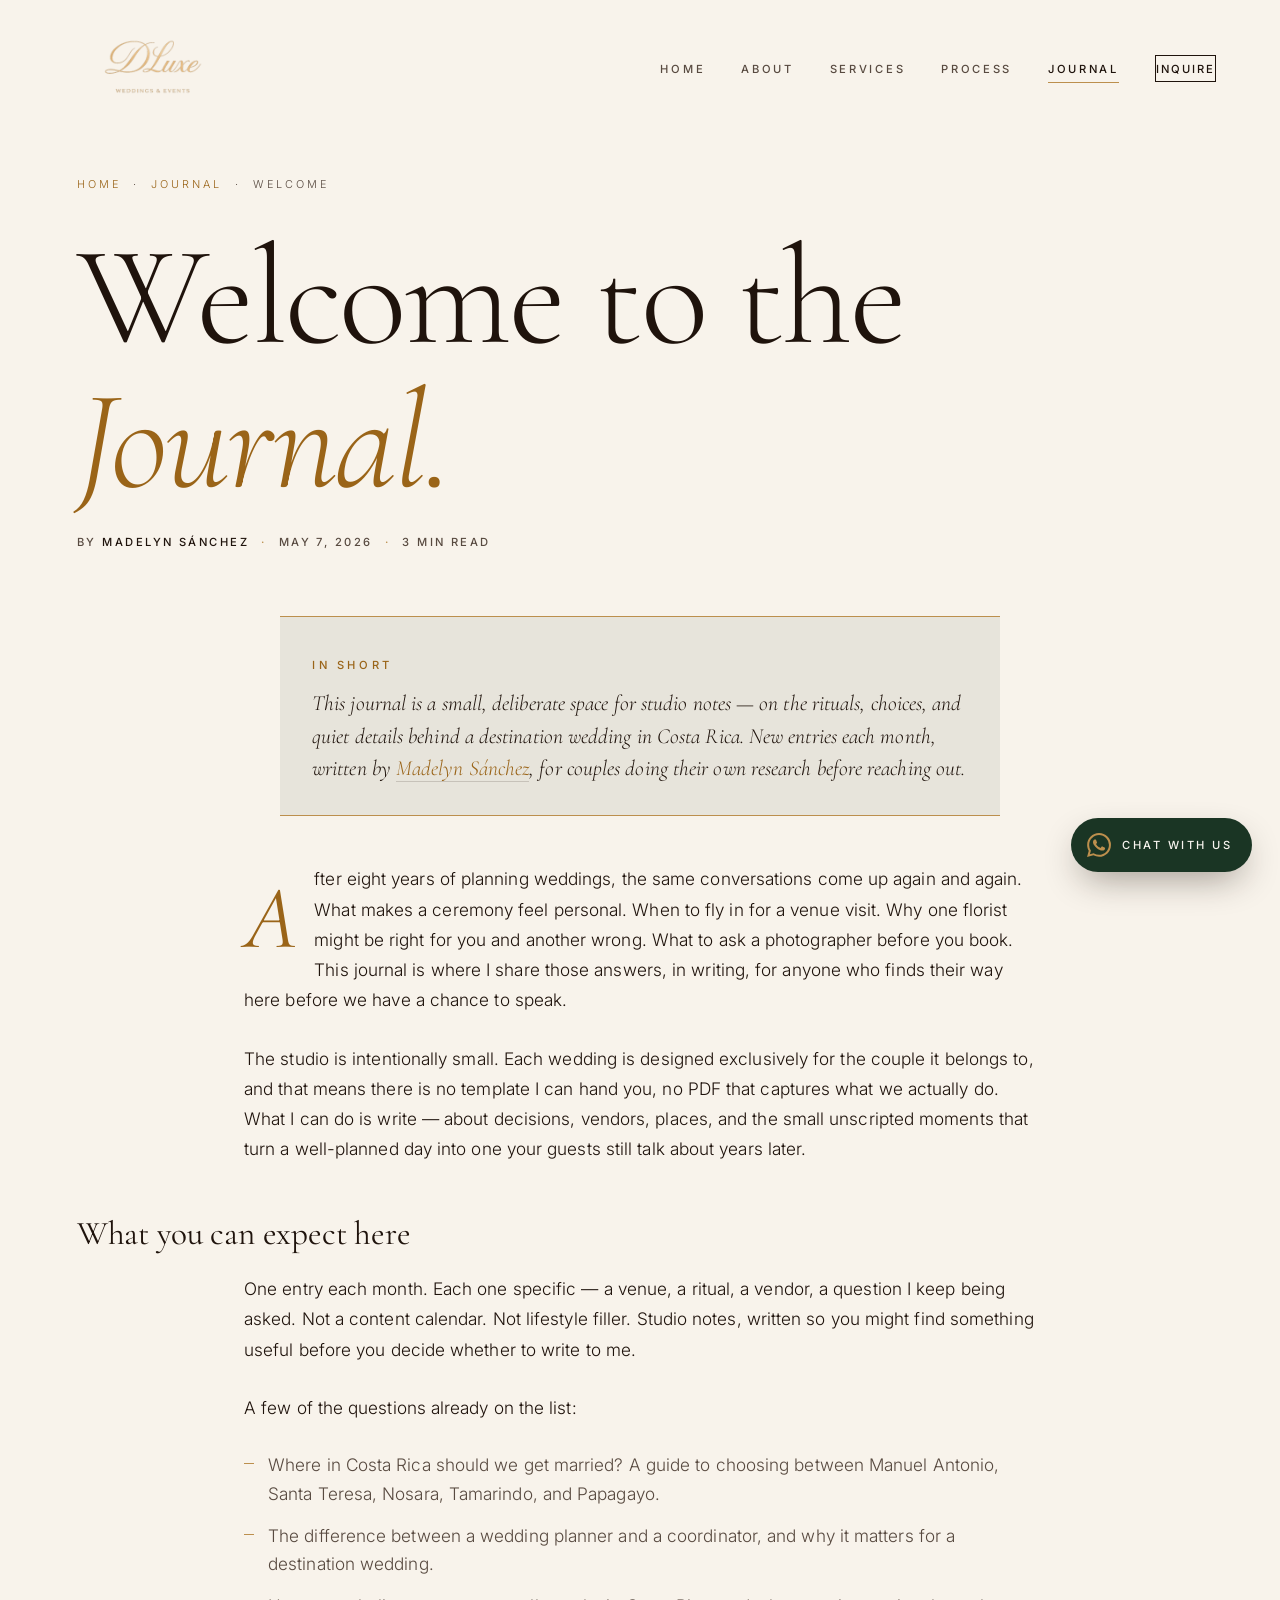
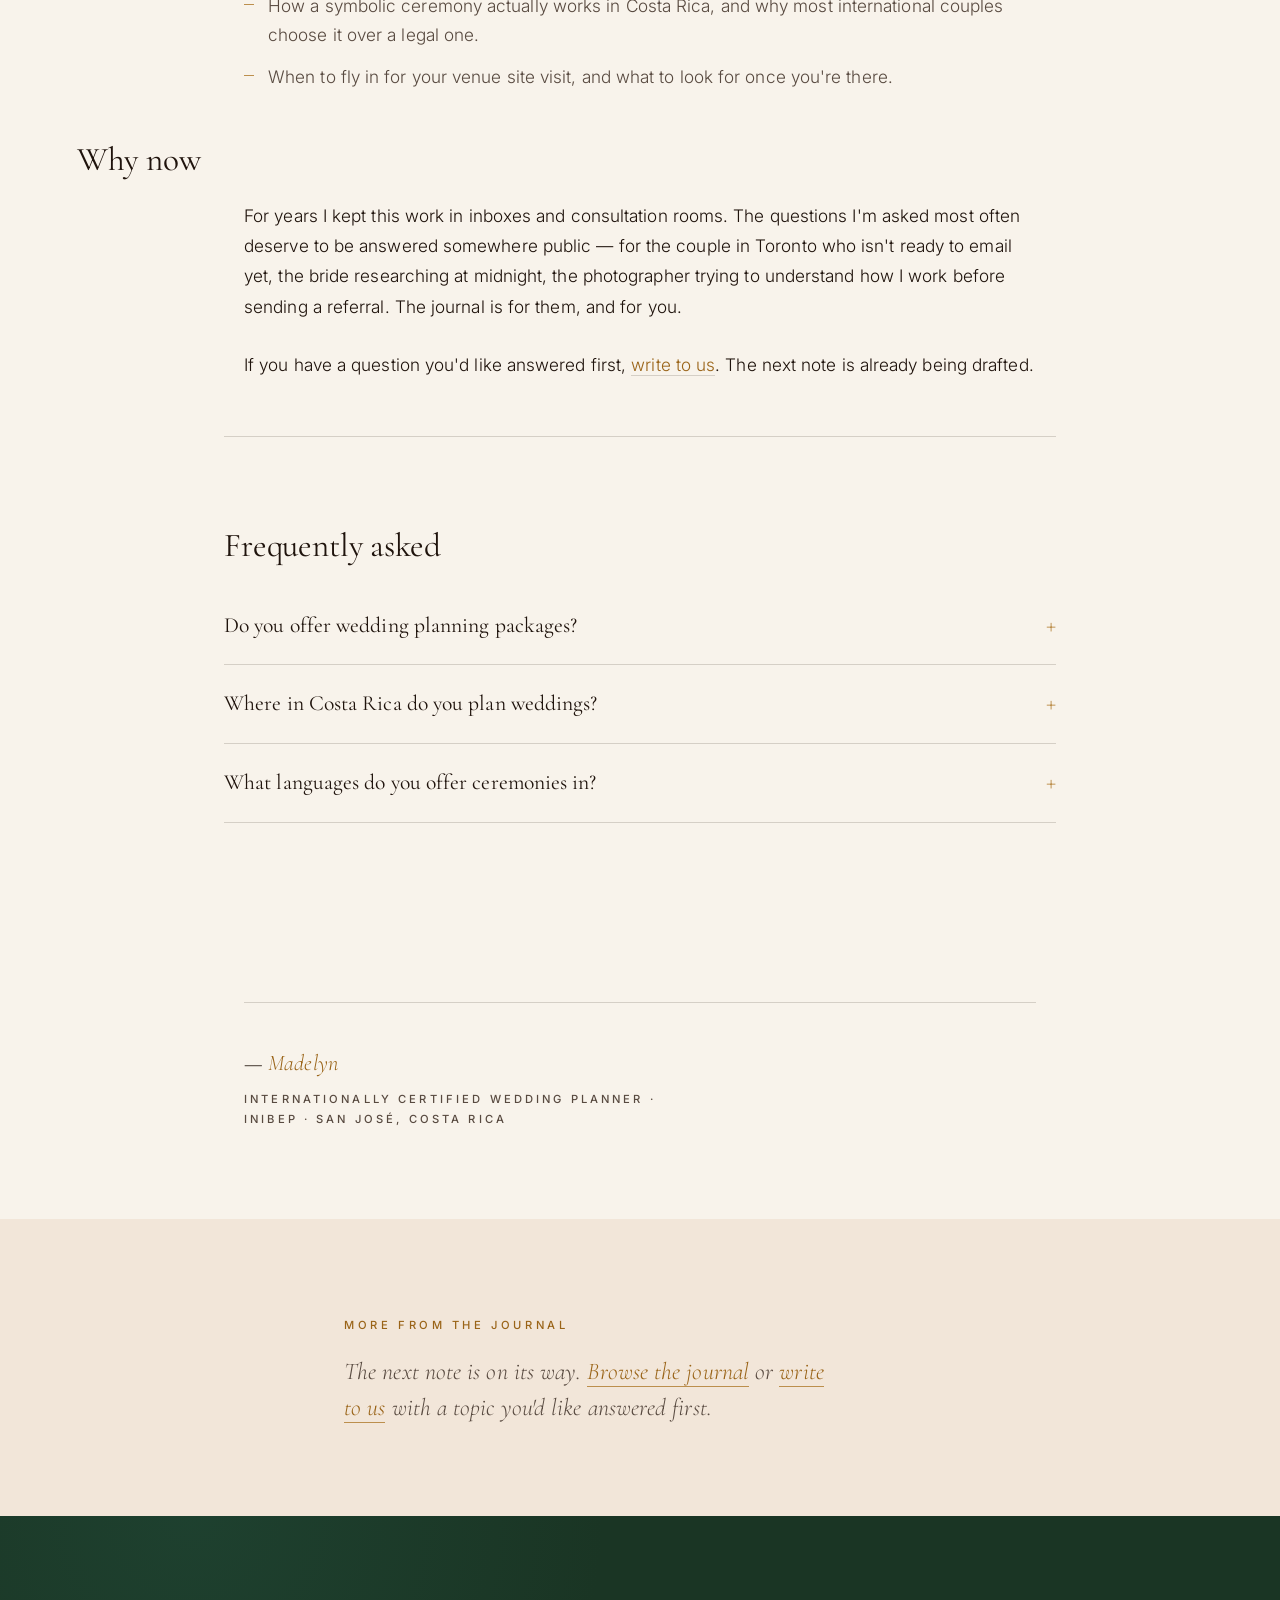
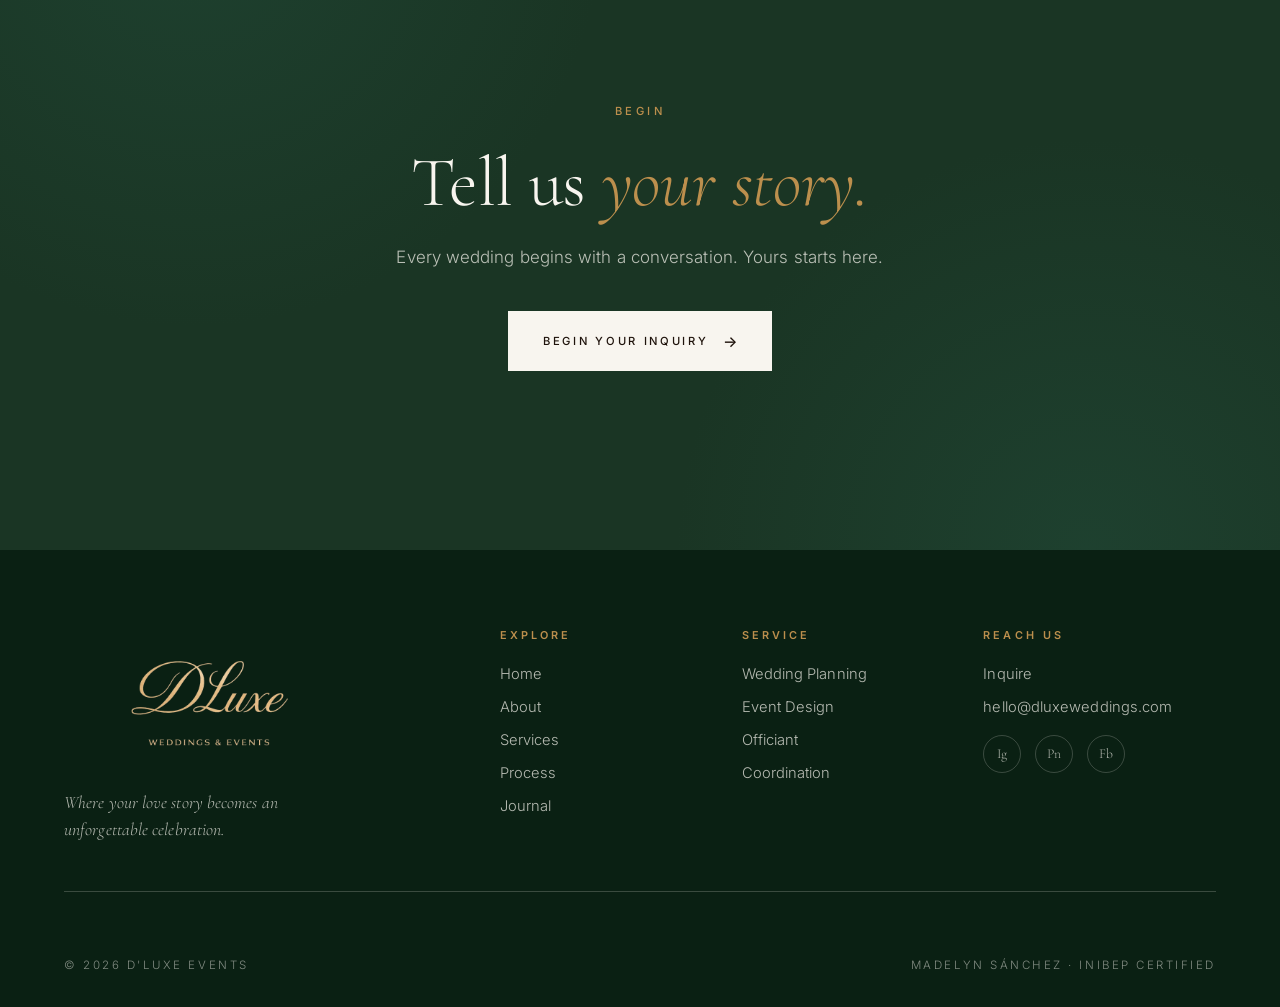
<file: journal/welcome-to-the-journal.html>
<!DOCTYPE html>
<html lang="en">
<head>
<meta charset="UTF-8">
<meta name="viewport" content="width=device-width, initial-scale=1.0">
<title>Welcome to the Journal — D'Luxe Weddings &amp; Events</title>
<meta name="description" content="A first note from Madelyn Sánchez introducing the D'Luxe journal — studio notes on planning a Costa Rica wedding, written for couples doing their own research before reaching out.">
<meta name="author" content="Madelyn Sánchez">

<link rel="canonical" href="https://dluxeweddings.com/journal/welcome-to-the-journal.html">

<!-- Open Graph -->
<meta property="og:type" content="article">
<meta property="og:site_name" content="D'Luxe Weddings & Events">
<meta property="og:title" content="Welcome to the Journal">
<meta property="og:description" content="A first note from Madelyn Sánchez introducing the D'Luxe journal — studio notes on planning a Costa Rica wedding.">
<meta property="og:url" content="https://dluxeweddings.com/journal/welcome-to-the-journal.html">
<meta property="og:image" content="https://dluxeweddings.com/assets/images/dluxe-journal-welcome.png">
<meta property="og:locale" content="en_US">
<meta property="article:published_time" content="2026-05-07T00:00:00Z">
<meta property="article:author" content="Madelyn Sánchez">
<meta property="article:section" content="Studio Notes">

<!-- Twitter -->
<meta name="twitter:card" content="summary_large_image">
<meta name="twitter:title" content="Welcome to the Journal">
<meta name="twitter:description" content="A first note from Madelyn Sánchez introducing the D'Luxe journal.">
<meta name="twitter:image" content="https://dluxeweddings.com/assets/images/dluxe-journal-welcome.png">

<link rel="preconnect" href="https://fonts.googleapis.com">
<link rel="preconnect" href="https://fonts.gstatic.com" crossorigin>
<link href="https://fonts.googleapis.com/css2?family=Cormorant+Garamond:ital,wght@0,300;0,400;0,500;1,300;1,400;1,500&family=Inter:wght@300;400;500;600&display=swap" rel="stylesheet">
<link rel="stylesheet" href="../assets/css/style.css">
<link rel="icon" type="image/png" href="../assets/images/dluxe-icon-transparent.png">
<link rel="apple-touch-icon" href="../assets/images/dluxe-icon-transparent.png">

<!-- Structured data: Organization + WebSite + BlogPosting + Breadcrumb + FAQ + Speakable -->
<script type="application/ld+json">
{
  "@context": "https://schema.org",
  "@graph": [
    {
      "@type": ["Organization", "ProfessionalService"],
      "@id": "https://dluxeweddings.com/#organization",
      "name": "D'Luxe Weddings & Events",
      "url": "https://dluxeweddings.com/",
      "logo": "https://dluxeweddings.com/assets/images/dluxe-logo-transparent.png",
      "areaServed": {"@type": "Country", "name": "Costa Rica"},
      "knowsLanguage": ["en", "es"],
      "email": "hello@dluxeweddings.com"
    },
    {
      "@type": "WebSite",
      "@id": "https://dluxeweddings.com/#website",
      "url": "https://dluxeweddings.com/",
      "name": "D'Luxe Weddings & Events",
      "publisher": {"@id": "https://dluxeweddings.com/#organization"}
    },
    {
      "@type": "BlogPosting",
      "@id": "https://dluxeweddings.com/journal/welcome-to-the-journal.html#post",
      "isPartOf": {"@id": "https://dluxeweddings.com/journal/#blog"},
      "headline": "Welcome to the Journal",
      "name": "Welcome to the Journal",
      "description": "A first note from Madelyn Sánchez introducing the D'Luxe journal — studio notes on planning a Costa Rica wedding.",
      "url": "https://dluxeweddings.com/journal/welcome-to-the-journal.html",
      "mainEntityOfPage": "https://dluxeweddings.com/journal/welcome-to-the-journal.html",
      "datePublished": "2026-05-07",
      "dateModified": "2026-05-07",
      "author": {
        "@type": "Person",
        "@id": "https://dluxeweddings.com/about.html#madelyn",
        "name": "Madelyn Sánchez",
        "jobTitle": "Wedding Planner & Certified Officiant",
        "url": "https://dluxeweddings.com/about.html"
      },
      "publisher": {"@id": "https://dluxeweddings.com/#organization"},
      "image": {
        "@type": "ImageObject",
        "url": "https://dluxeweddings.com/assets/images/dluxe-journal-welcome.png"
      },
      "inLanguage": "en",
      "wordCount": 380,
      "articleSection": "Studio Notes",
      "keywords": "Costa Rica wedding planner, destination wedding, luxury wedding planning, INIBEP, bilingual officiant",
      "speakable": {
        "@type": "SpeakableSpecification",
        "cssSelector": [".post-tldr", ".post-body > p"]
      }
    },
    {
      "@type": "BreadcrumbList",
      "itemListElement": [
        {"@type": "ListItem", "position": 1, "name": "Home", "item": "https://dluxeweddings.com/"},
        {"@type": "ListItem", "position": 2, "name": "Journal", "item": "https://dluxeweddings.com/journal/"},
        {"@type": "ListItem", "position": 3, "name": "Welcome to the Journal", "item": "https://dluxeweddings.com/journal/welcome-to-the-journal.html"}
      ]
    },
    {
      "@type": "FAQPage",
      "mainEntity": [
        {
          "@type": "Question",
          "name": "Do you offer wedding planning packages?",
          "acceptedAnswer": {
            "@type": "Answer",
            "text": "No. Every wedding at D'Luxe Events is designed individually. We do not sell predefined packages because we believe every couple deserves a celebration designed exclusively for them. After the first consultation we propose a tailored scope based on your vision and the moments you most want to invest in."
          }
        },
        {
          "@type": "Question",
          "name": "Where in Costa Rica do you plan weddings?",
          "acceptedAnswer": {
            "@type": "Answer",
            "text": "Across the country — Manuel Antonio, Santa Teresa, Nosara, Tamarindo, the Papagayo Peninsula, the Central Valley, and the Caribbean coast. Each region carries a different atmosphere, and the right one depends on your vision for the day."
          }
        },
        {
          "@type": "Question",
          "name": "What languages do you offer ceremonies in?",
          "acceptedAnswer": {
            "@type": "Answer",
            "text": "English and Spanish. Madelyn Sánchez is a bilingual certified officiant for symbolic ceremonies, and the studio can coordinate trilingual ceremonies with specialist officiants when needed."
          }
        }
      ]
    }
  ]
}
</script>
</head>
<body>

<nav class="nav">
  <a href="../index.html" class="brand" aria-label="D'Luxe Weddings &amp; Events — Home"><img src="../assets/images/dluxe-logo-transparent.png" alt="D'Luxe Weddings &amp; Events"></a>
  <button class="nav-toggle" aria-label="Menu"><span></span><span></span><span></span></button>
  <ul class="nav-links">
    <li><a href="../index.html">Home</a></li>
    <li><a href="../about.html">About</a></li>
    <li><a href="../services.html">Services</a></li>
    <li><a href="../process.html">Process</a></li>
    <li><a href="index.html" class="active">Journal</a></li>
    <li><a href="../contact.html" class="nav-cta">Inquire</a></li>
  </ul>
</nav>

<header class="page-head post-head">
  <div class="wrap-fluid">
    <p class="crumb"><a href="../index.html">Home</a> &nbsp;·&nbsp; <a href="index.html">Journal</a> &nbsp;·&nbsp; Welcome</p>
    <h1 class="post-title">Welcome to the <span class="it">Journal.</span></h1>
    <div class="post-meta">
      <span class="post-byline">By <a href="../about.html#madelyn"><strong>Madelyn Sánchez</strong></a></span>
      <span class="post-divider">·</span>
      <time datetime="2026-05-07">May 7, 2026</time>
      <span class="post-divider">·</span>
      <span>3 min read</span>
    </div>
  </div>
</header>

<article class="post">
  <div class="wrap-fluid post-body">

    <div class="post-tldr">
      <span class="eyebrow">In short</span>
      <p>This journal is a small, deliberate space for studio notes — on the rituals, choices, and quiet details behind a destination wedding in Costa Rica. New entries each month, written by <a href="../about.html#madelyn">Madelyn Sánchez</a>, for couples doing their own research before reaching out.</p>
    </div>

    <p class="dropcap">After eight years of planning weddings, the same conversations come up again and again. What makes a ceremony feel personal. When to fly in for a venue visit. Why one florist might be right for you and another wrong. What to ask a photographer before you book. This journal is where I share those answers, in writing, for anyone who finds their way here before we have a chance to speak.</p>

    <p>The studio is intentionally small. Each wedding is designed exclusively for the couple it belongs to, and that means there is no template I can hand you, no PDF that captures what we actually do. What I can do is write — about decisions, vendors, places, and the small unscripted moments that turn a well-planned day into one your guests still talk about years later.</p>

    <h2>What you can expect here</h2>

    <p>One entry each month. Each one specific — a venue, a ritual, a vendor, a question I keep being asked. Not a content calendar. Not lifestyle filler. Studio notes, written so you might find something useful before you decide whether to write to me.</p>

    <p>A few of the questions already on the list:</p>

    <ul class="post-list">
      <li>Where in Costa Rica should we get married? A guide to choosing between Manuel Antonio, Santa Teresa, Nosara, Tamarindo, and Papagayo.</li>
      <li>The difference between a wedding planner and a coordinator, and why it matters for a destination wedding.</li>
      <li>How a symbolic ceremony actually works in Costa Rica, and why most international couples choose it over a legal one.</li>
      <li>When to fly in for your venue site visit, and what to look for once you're there.</li>
    </ul>

    <h2>Why now</h2>

    <p>For years I kept this work in inboxes and consultation rooms. The questions I'm asked most often deserve to be answered somewhere public — for the couple in Toronto who isn't ready to email yet, the bride researching at midnight, the photographer trying to understand how I work before sending a referral. The journal is for them, and for you.</p>

    <p>If you have a question you'd like answered first, <a href="../contact.html">write to us</a>. The next note is already being drafted.</p>

    <section class="post-faq" aria-labelledby="post-faq-heading">
      <h2 id="post-faq-heading" class="post-faq-heading">Frequently asked</h2>

      <details class="post-faq-item">
        <summary>Do you offer wedding planning packages?</summary>
        <div class="post-faq-body">
          <p>No. Every wedding at D'Luxe Events is designed individually. We do not sell predefined packages because we believe every couple deserves a celebration designed exclusively for them. After the first consultation, we propose a tailored scope based on your vision and the moments you most want to invest in.</p>
        </div>
      </details>

      <details class="post-faq-item">
        <summary>Where in Costa Rica do you plan weddings?</summary>
        <div class="post-faq-body">
          <p>Across the country — Manuel Antonio, Santa Teresa, Nosara, Tamarindo, the Papagayo Peninsula, the Central Valley, and the Caribbean coast. Each region carries a different atmosphere, and the right one depends on your vision for the day.</p>
        </div>
      </details>

      <details class="post-faq-item">
        <summary>What languages do you offer ceremonies in?</summary>
        <div class="post-faq-body">
          <p>English and Spanish. Madelyn Sánchez is a bilingual certified officiant for symbolic ceremonies, and we can coordinate trilingual ceremonies with specialist officiants when needed.</p>
        </div>
      </details>
    </section>

    <div class="post-signoff">
      <p class="post-signoff-line">— <em>Madelyn</em></p>
      <p class="post-signoff-tag">Internationally Certified Wedding Planner · INIBEP · San José, Costa Rica</p>
    </div>

  </div>
</article>

<section class="post-next">
  <div class="wrap-prose r">
    <span class="eyebrow">More from the Journal</span>
    <p class="post-next-empty">The next note is on its way. <a href="index.html" class="link-underline">Browse the journal</a> or <a href="../contact.html" class="link-underline">write to us</a> with a topic you'd like answered first.</p>
  </div>
</section>

<section class="cta">
  <div class="cta-inner r">
    <span class="eyebrow on-moss">Begin</span>
    <h2 style="margin-top: 1.5rem;">Tell us <span class="it">your story.</span></h2>
    <p>Every wedding begins with a conversation. Yours starts here.</p>
    <a href="../contact.html" class="btn btn-bone">Begin Your Inquiry</a>
  </div>
</section>

<footer class="foot">
  <div class="wrap">
    <div class="foot-grid">
      <div><div class="foot-mark"><img src="../assets/images/dluxe-logo-transparent.png" alt="D'Luxe Weddings &amp; Events"></div><p class="foot-tag">Where your love story becomes an unforgettable celebration.</p></div>
      <div><h4>Explore</h4><ul><li><a href="../index.html">Home</a></li><li><a href="../about.html">About</a></li><li><a href="../services.html">Services</a></li><li><a href="../process.html">Process</a></li><li><a href="index.html">Journal</a></li></ul></div>
      <div><h4>Service</h4><ul><li><a href="../services.html">Wedding Planning</a></li><li><a href="../services.html">Event Design</a></li><li><a href="../services.html">Officiant</a></li><li><a href="../services.html">Coordination</a></li></ul></div>
      <div><h4>Reach Us</h4><ul><li><a href="../contact.html">Inquire</a></li><li><a href="mailto:hello@dluxeweddings.com">hello@dluxeweddings.com</a></li></ul><div class="socials"><a href="#" aria-label="Instagram">Ig</a><a href="#" aria-label="Pinterest">Pn</a><a href="#" aria-label="Facebook">Fb</a></div></div>
    </div>
    <div class="foot-bottom"><span>© 2026 D'Luxe Events</span><span>Madelyn Sánchez · INIBEP Certified</span></div>
  </div>
</footer>

<a class="wa-bubble" href="https://wa.me/50664052836?text=Hi%20Madelyn%20%E2%80%94%20we%20found%20D%27Luxe%20and%20would%20love%20to%20talk%20about%20a%20Costa%20Rica%20wedding." target="_blank" rel="noopener" aria-label="Chat with Madelyn on WhatsApp">
  <svg class="wa-bubble-icon" viewBox="0 0 24 24" fill="currentColor" aria-hidden="true"><path d="M17.472 14.382c-.297-.149-1.758-.867-2.03-.967-.273-.099-.471-.148-.67.15-.197.297-.767.966-.94 1.164-.173.199-.347.223-.644.075-.297-.15-1.255-.463-2.39-1.475-.883-.788-1.48-1.761-1.653-2.059-.173-.297-.018-.458.13-.606.134-.133.298-.347.446-.52.149-.174.198-.298.298-.497.099-.198.05-.371-.025-.52-.075-.149-.669-1.612-.916-2.207-.242-.579-.487-.5-.669-.51-.173-.008-.371-.01-.57-.01-.198 0-.52.074-.792.372-.272.297-1.04 1.016-1.04 2.479 0 1.462 1.065 2.875 1.213 3.074.149.198 2.096 3.2 5.077 4.487.709.306 1.262.489 1.694.625.712.227 1.36.195 1.871.118.571-.085 1.758-.719 2.006-1.413.248-.694.248-1.289.173-1.413-.074-.124-.272-.198-.57-.347m-5.421 7.403h-.004a9.87 9.87 0 01-5.031-1.378l-.361-.214-3.741.982.998-3.648-.235-.374a9.86 9.86 0 01-1.51-5.26c.001-5.45 4.436-9.884 9.888-9.884 2.64 0 5.122 1.03 6.988 2.898a9.825 9.825 0 012.893 6.994c-.003 5.45-4.437 9.884-9.885 9.884m8.413-18.297A11.815 11.815 0 0012.05 0C5.495 0 .16 5.335.157 11.892c0 2.096.547 4.142 1.588 5.945L.057 24l6.305-1.654a11.882 11.882 0 005.683 1.448h.005c6.554 0 11.89-5.335 11.893-11.893a11.821 11.821 0 00-3.48-8.413Z"/></svg>
  <span class="wa-bubble-label">Chat with us</span>
</a>

<script src="../assets/js/main.js"></script>
</body>
</html>
</file>
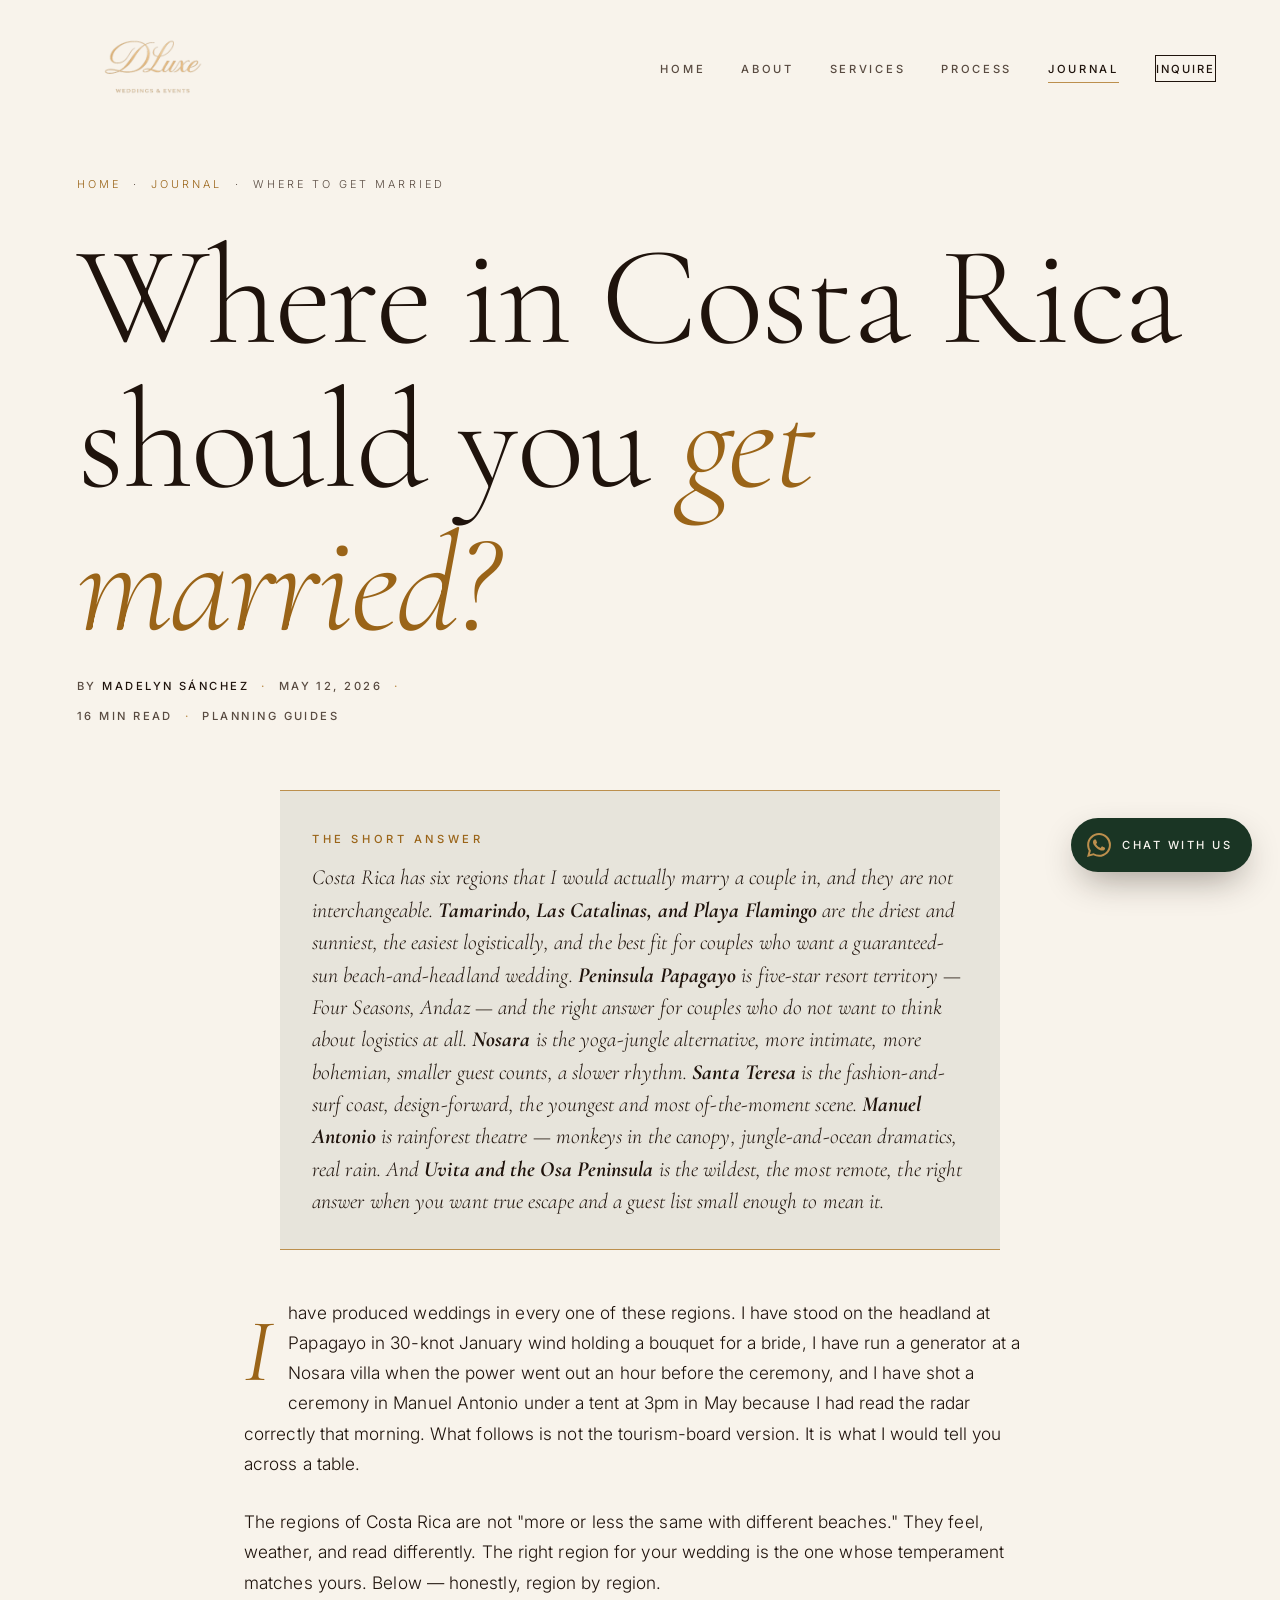
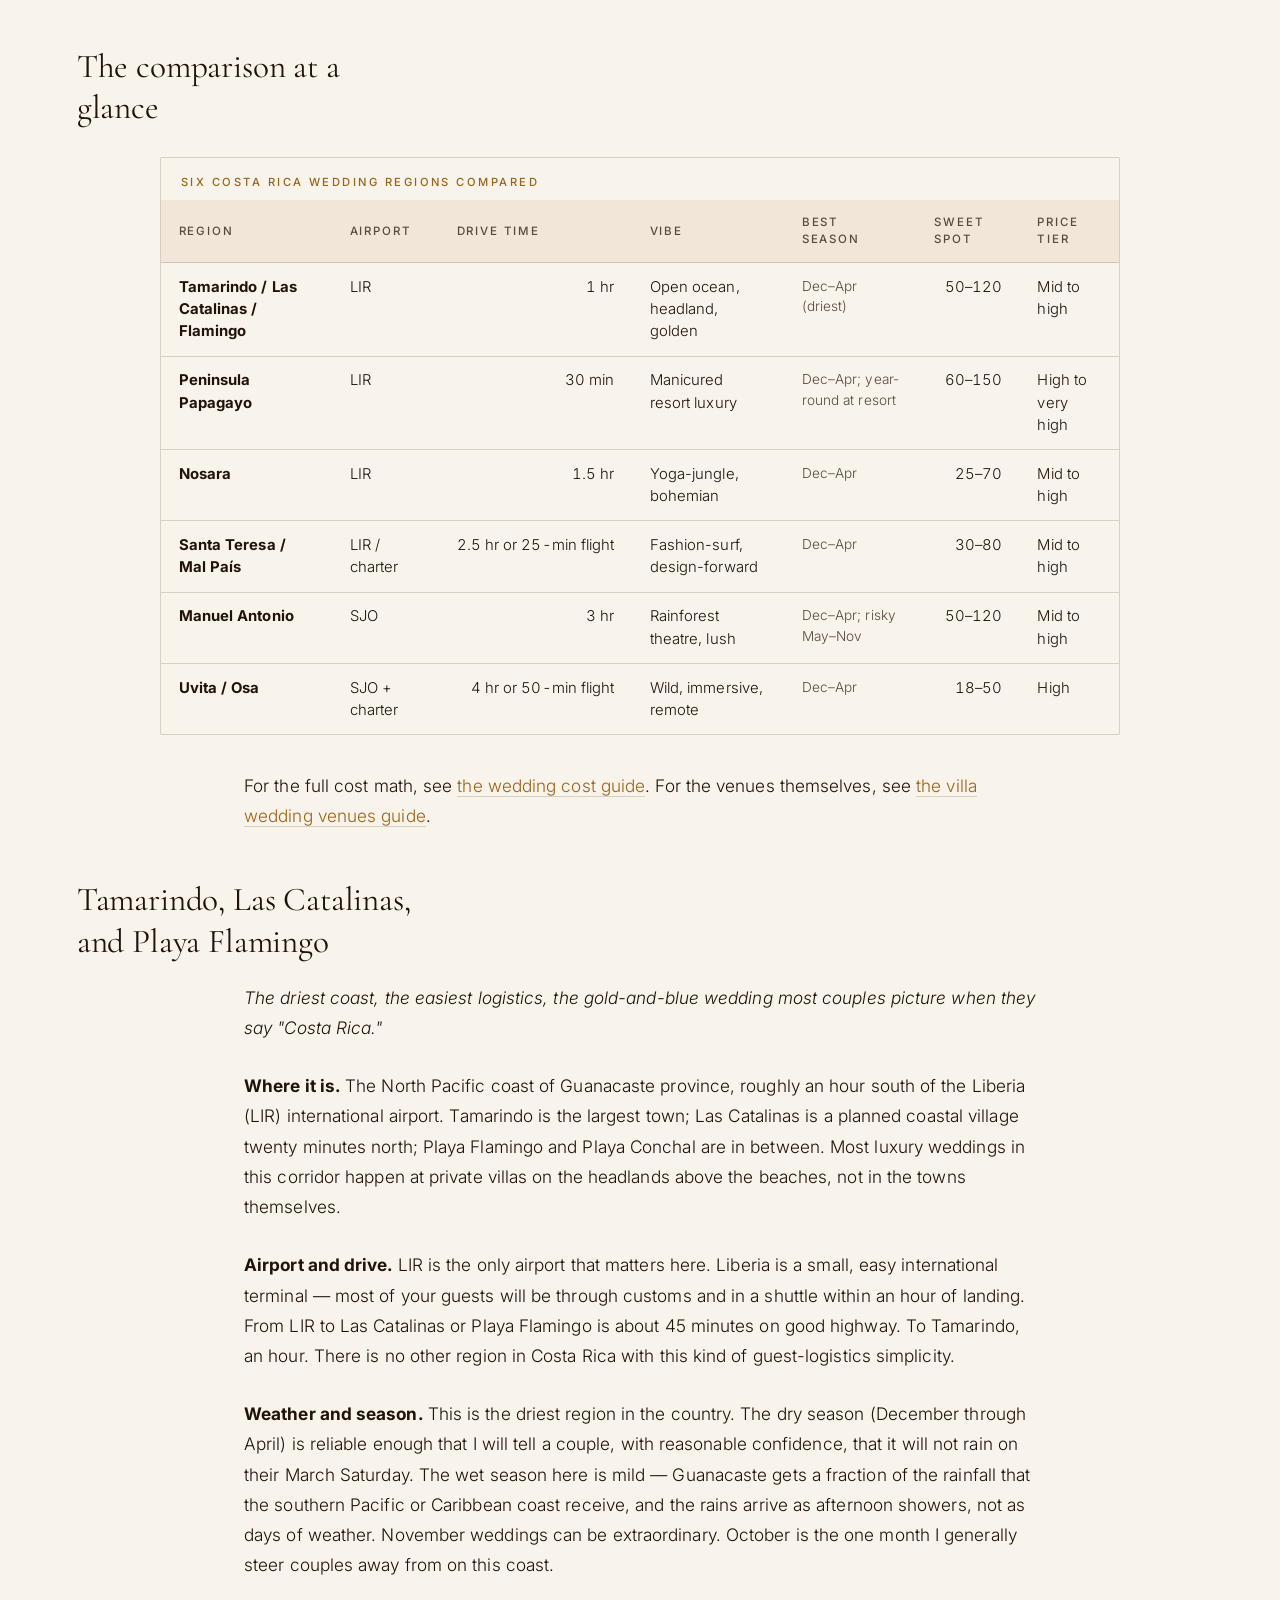
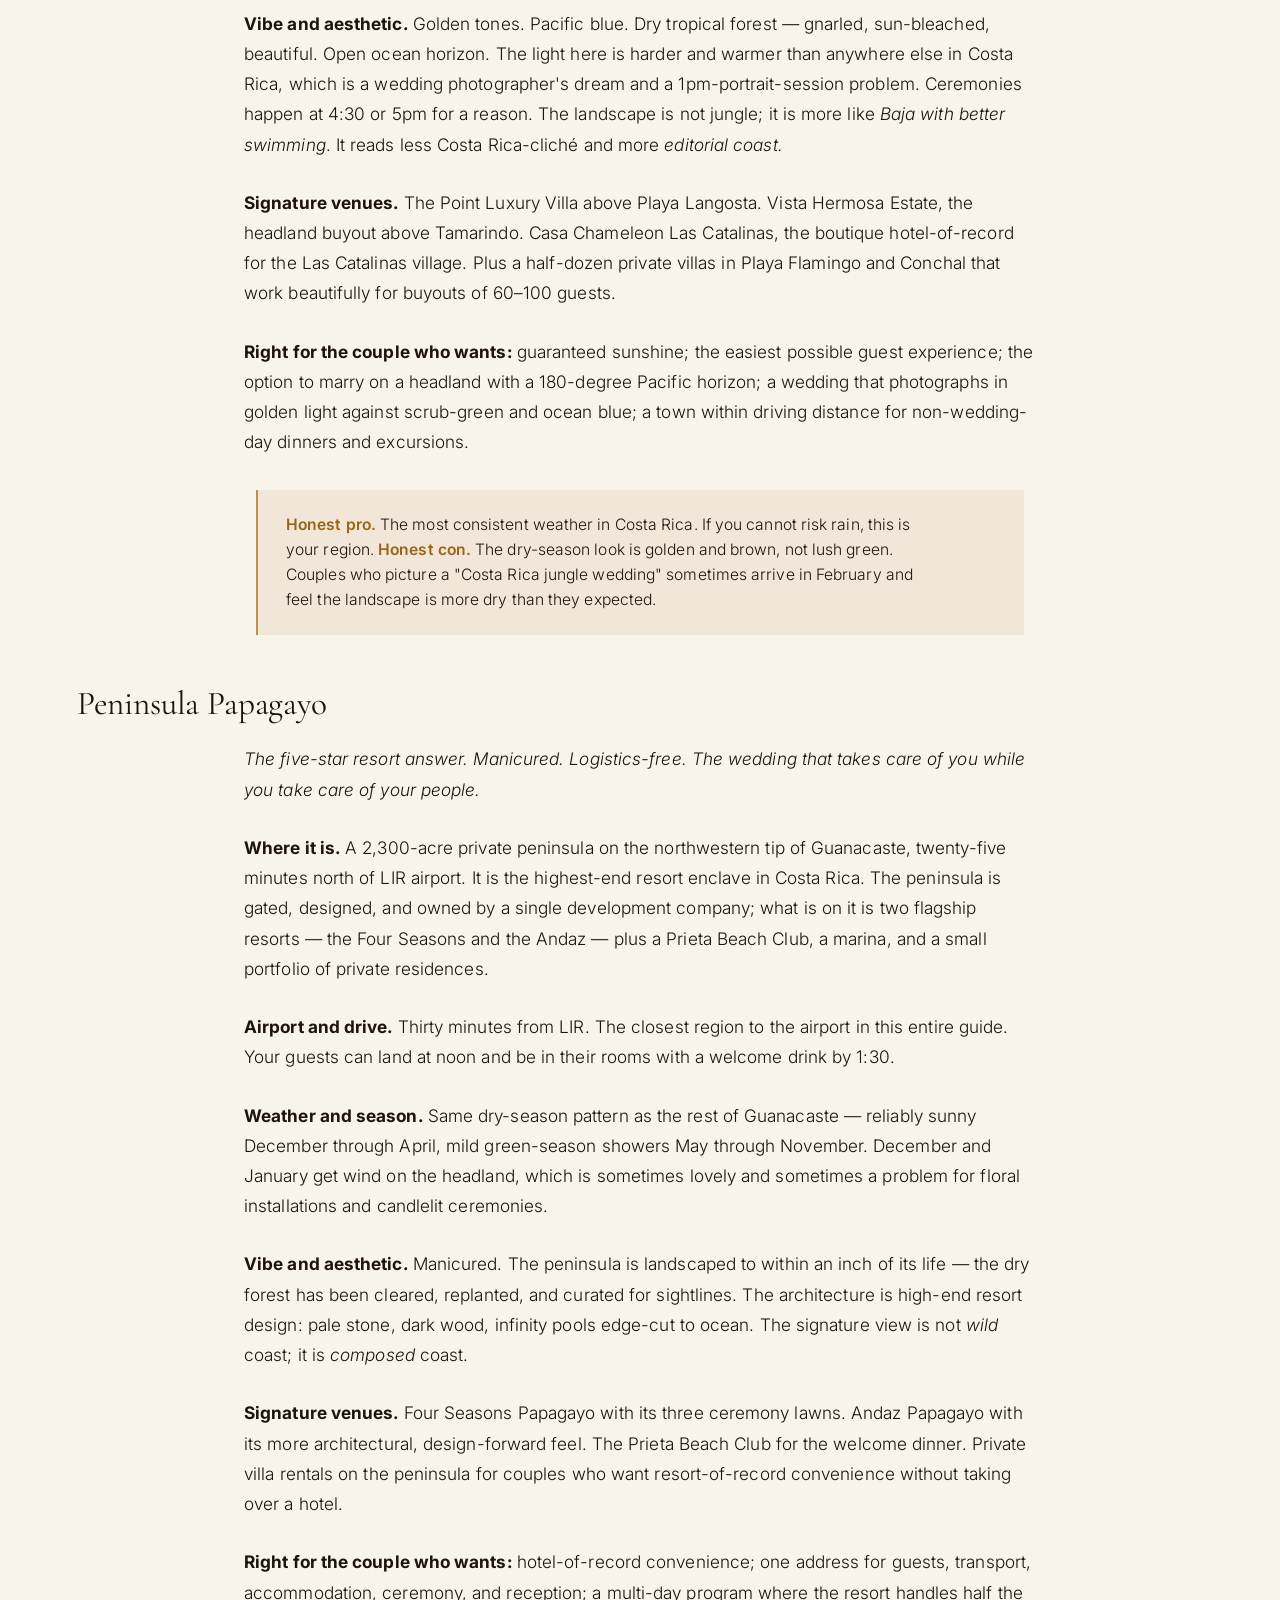
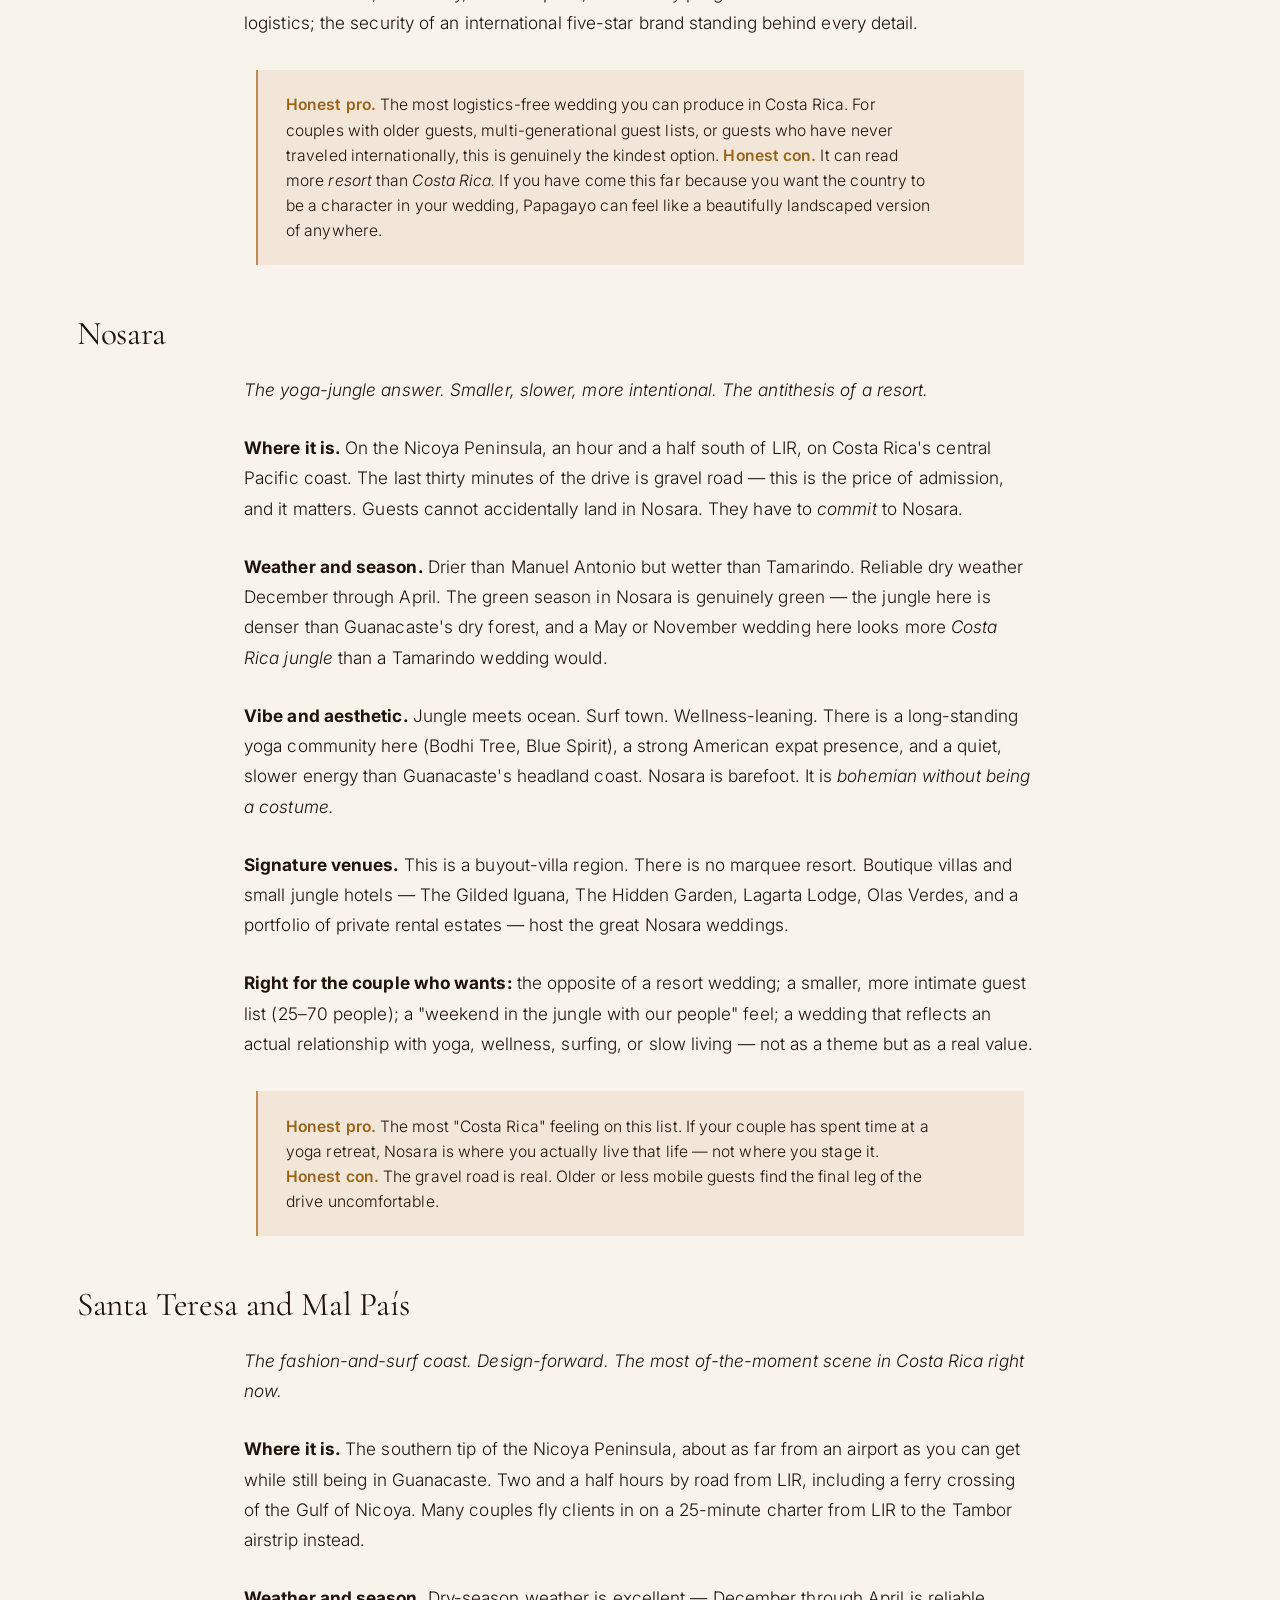
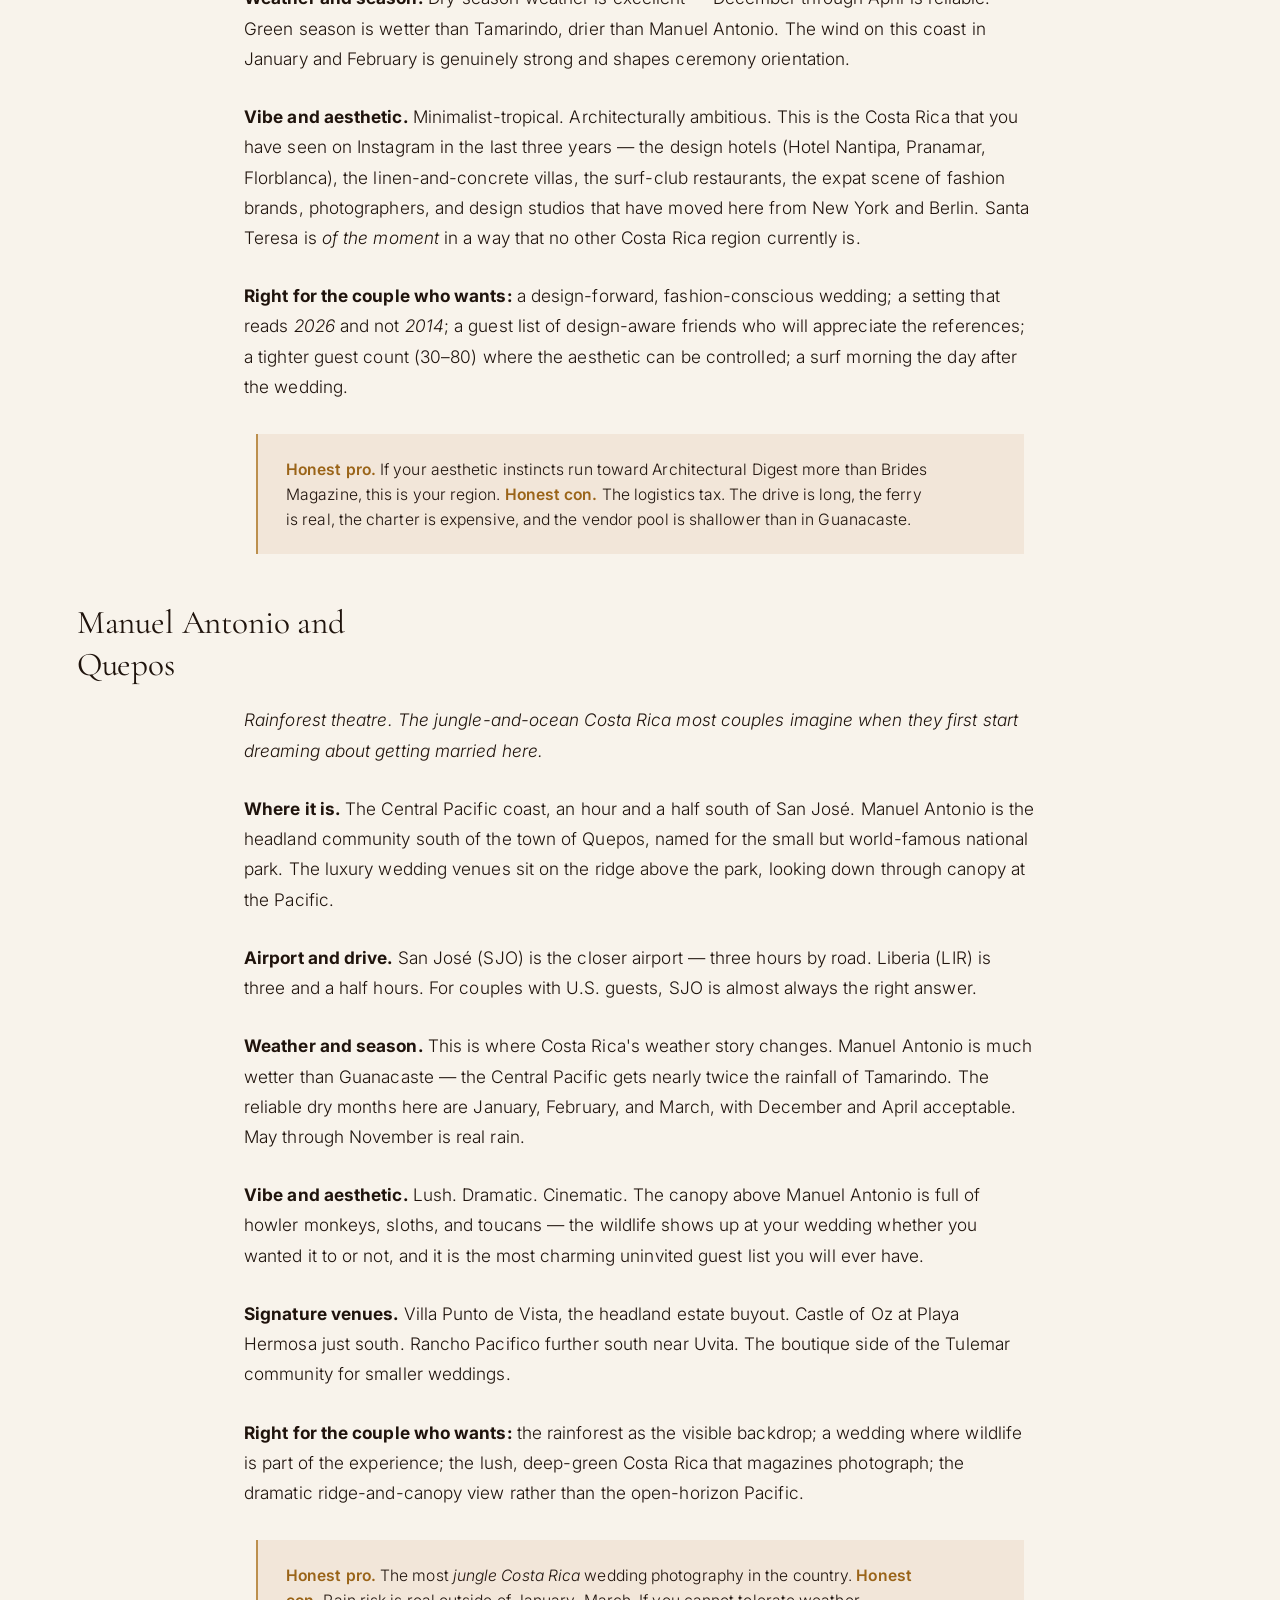
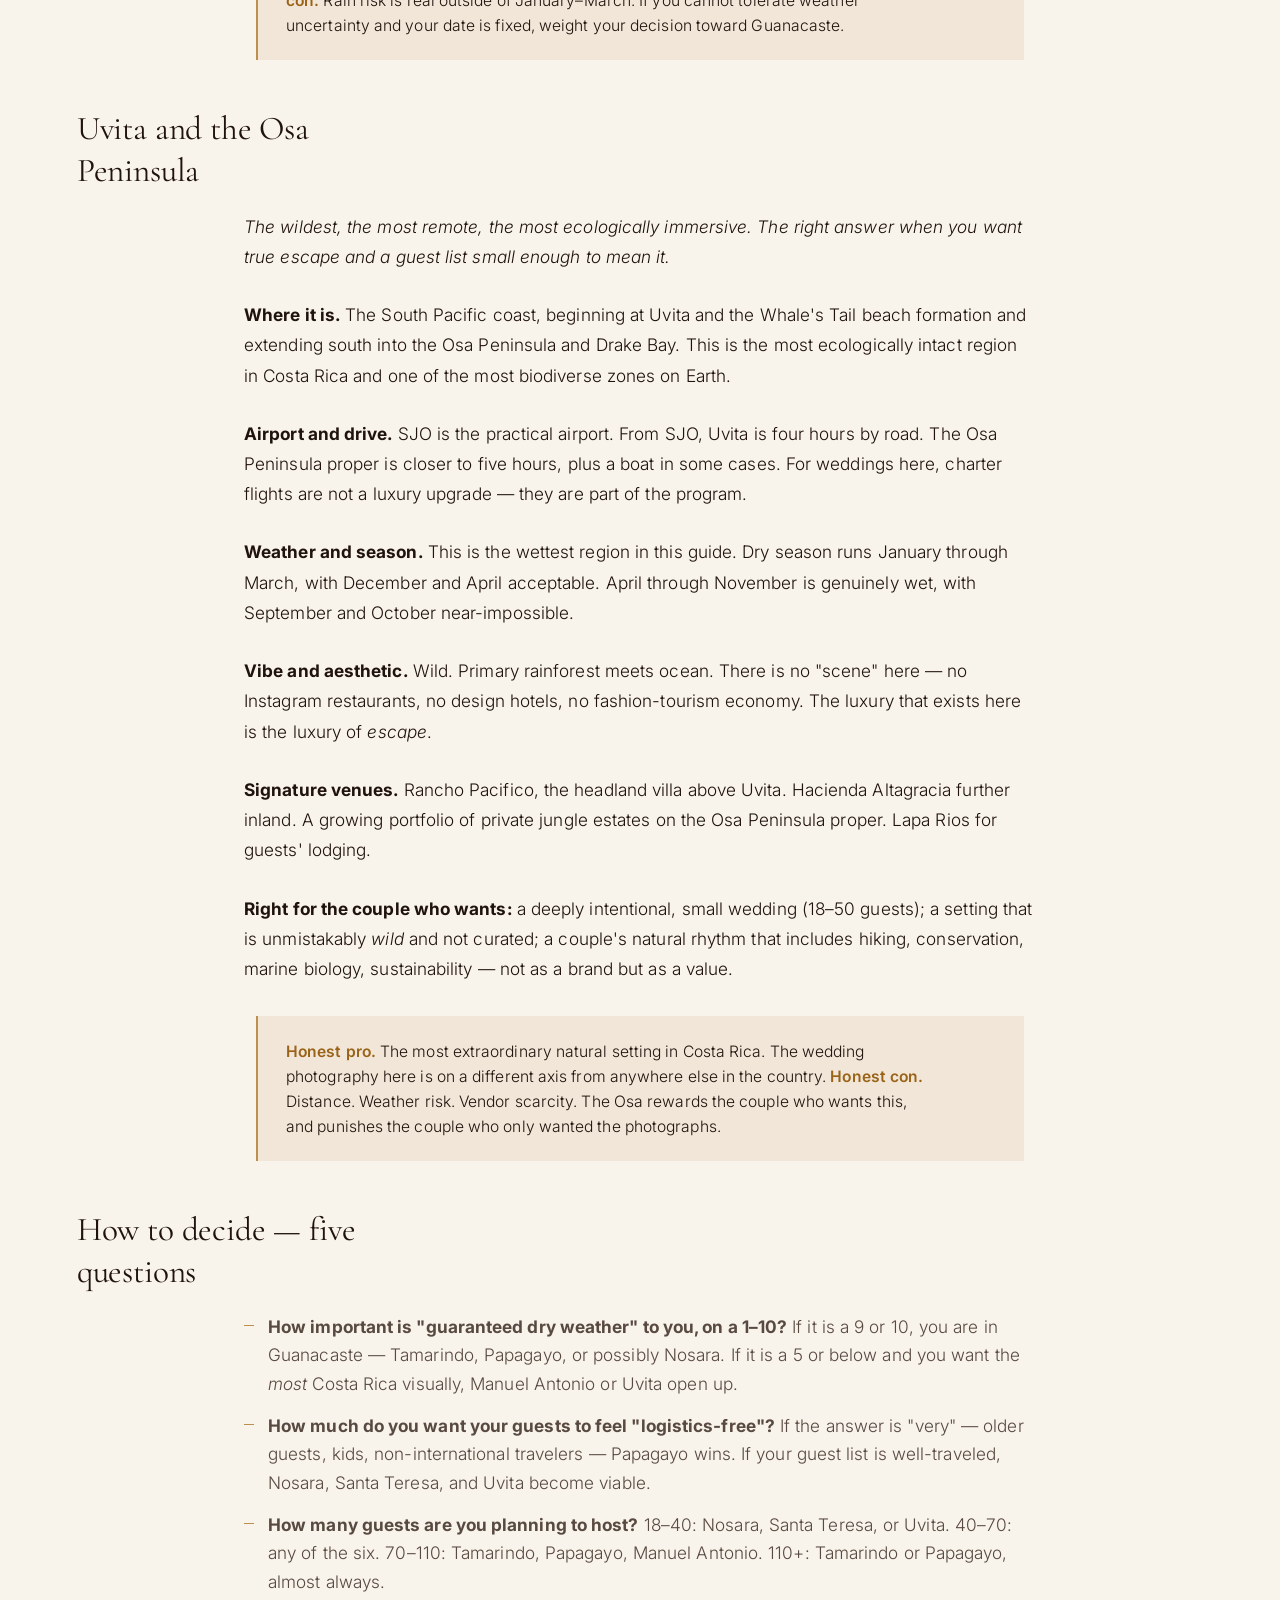
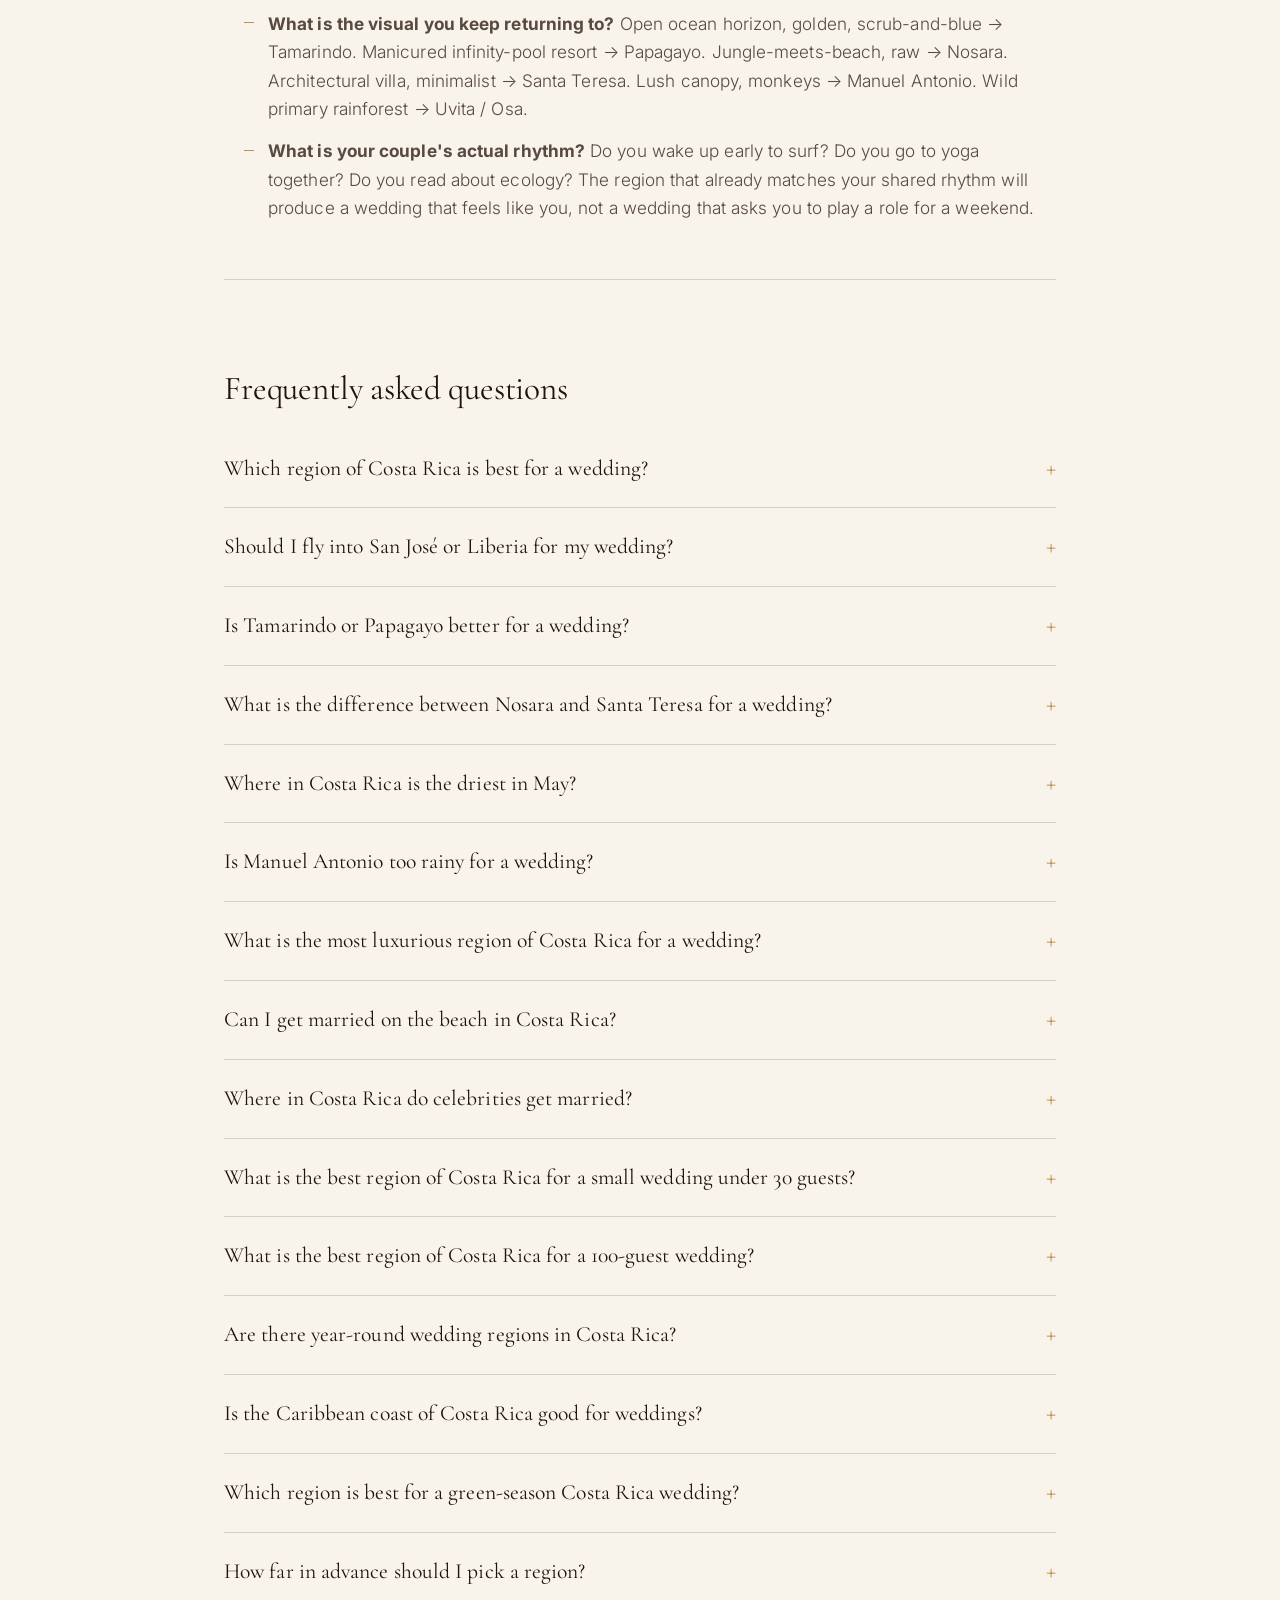
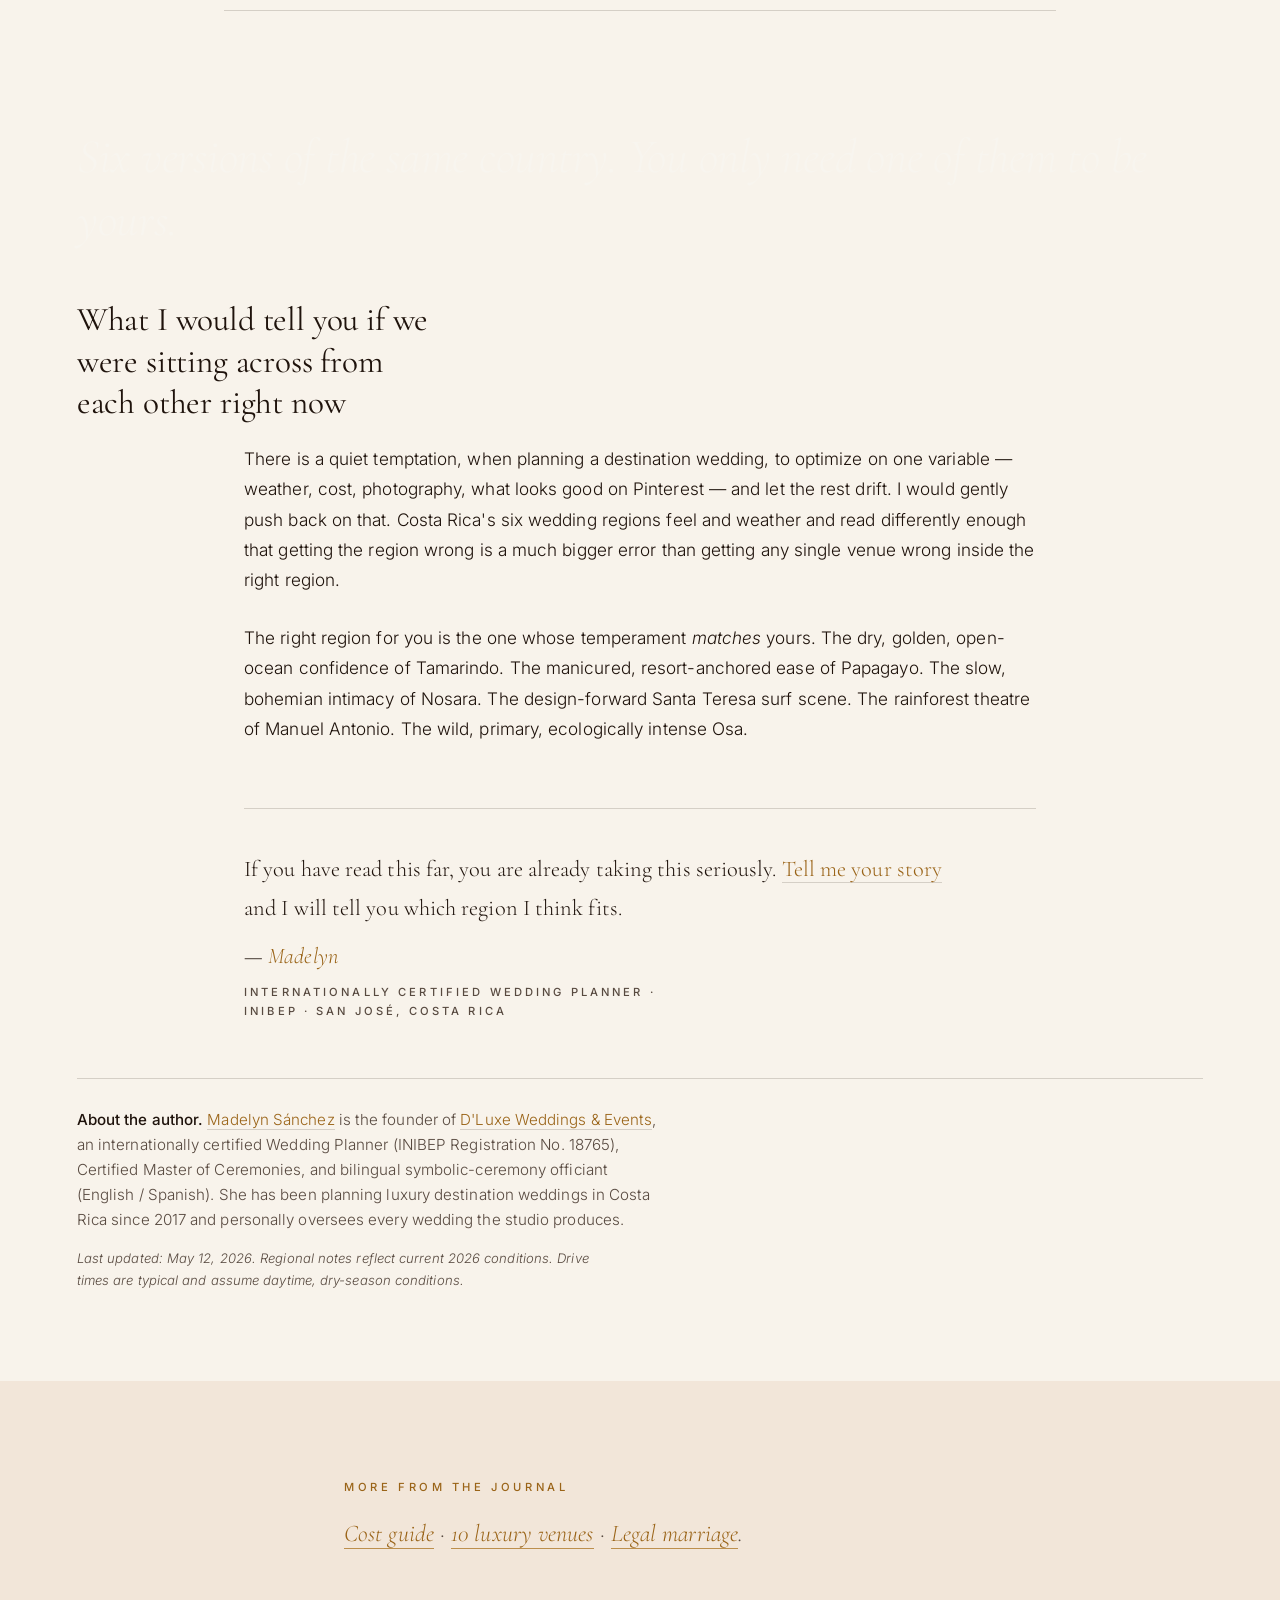
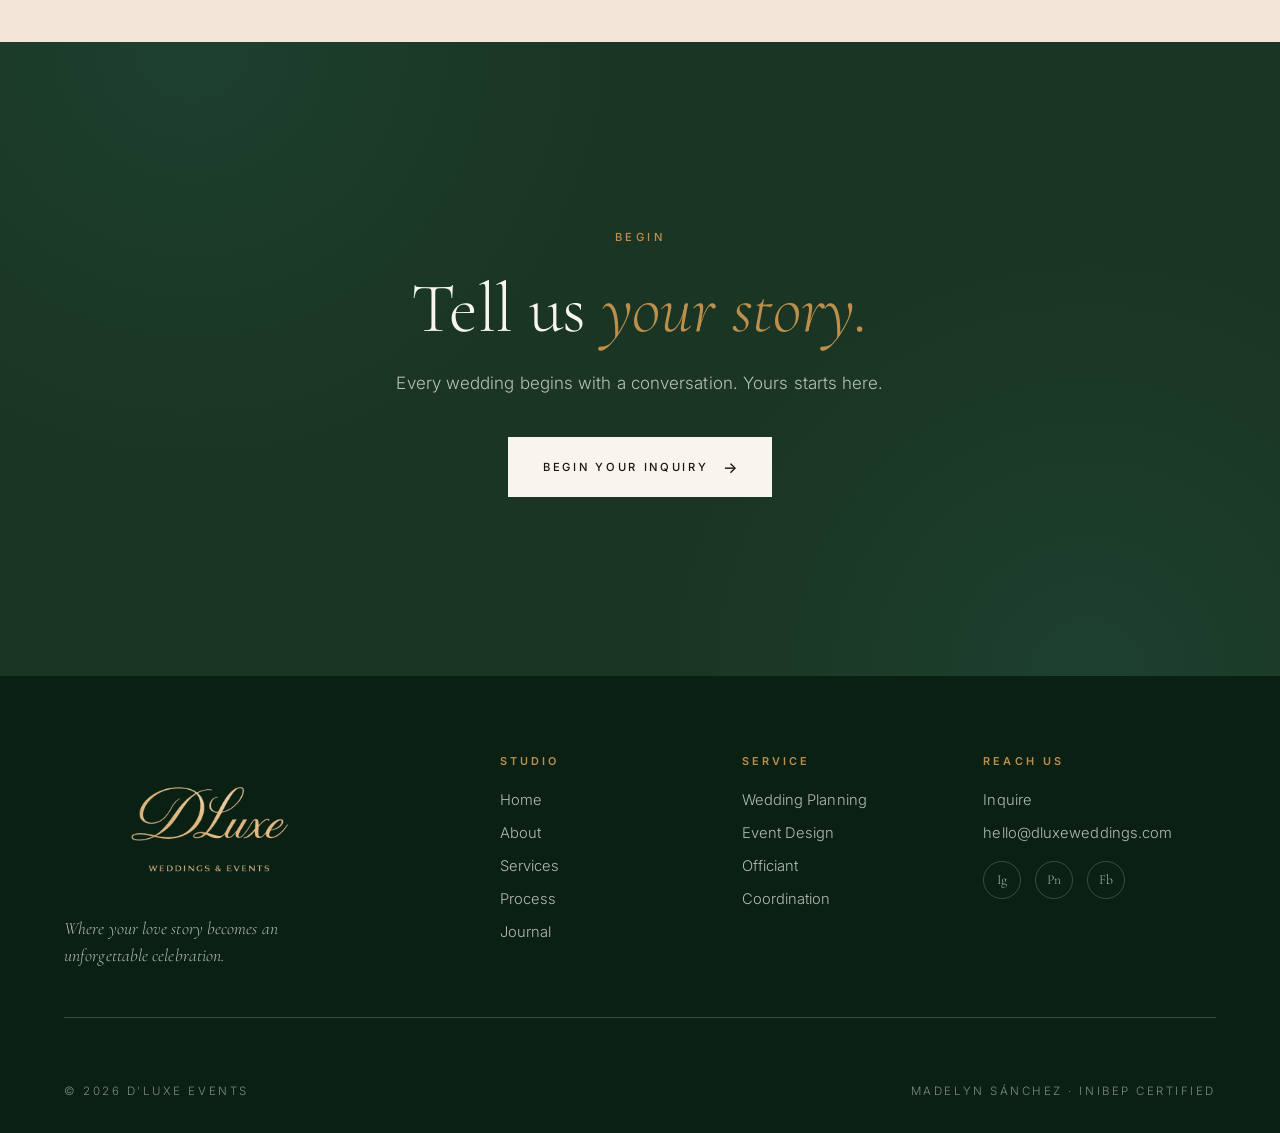
<file: journal/where-to-get-married-in-costa-rica-regions.html>
<!DOCTYPE html>
<html lang="en">
<head>
<meta charset="UTF-8">
<meta name="viewport" content="width=device-width, initial-scale=1.0">
<title>Where to Get Married in Costa Rica: A Regional Guide</title>
<meta name="description" content="Tamarindo, Papagayo, Nosara, Santa Teresa, Manuel Antonio, Uvita — Madelyn Sánchez on which Costa Rica region fits which couple, honestly.">
<meta name="author" content="Madelyn Sánchez">
<meta name="keywords" content="where to get married in costa rica, costa rica wedding region, tamarindo wedding, papagayo wedding, nosara wedding, santa teresa wedding, manuel antonio wedding, uvita wedding">

<link rel="canonical" href="https://dluxeweddings.com/journal/where-to-get-married-in-costa-rica-regions.html">

<meta property="og:type" content="article">
<meta property="og:site_name" content="D'Luxe Weddings & Events">
<meta property="og:title" content="Where to Get Married in Costa Rica: A Regional Guide">
<meta property="og:description" content="Tamarindo, Papagayo, Nosara, Santa Teresa, Manuel Antonio, Uvita — Madelyn Sánchez on which Costa Rica region fits which couple, honestly.">
<meta property="og:url" content="https://dluxeweddings.com/journal/where-to-get-married-in-costa-rica-regions.html">
<meta property="og:image" content="https://dluxeweddings.com/assets/images/dluxe-hero-where-to-marry-regions.png">
<meta property="og:image:alt" content="Aerial view of a Costa Rica Pacific-coast headland at golden hour, curved bay below.">
<meta property="og:locale" content="en_US">
<meta property="article:published_time" content="2026-05-12T00:00:00Z">
<meta property="article:modified_time" content="2026-05-12T00:00:00Z">
<meta property="article:author" content="Madelyn Sánchez">
<meta property="article:section" content="Planning Guides">

<meta name="twitter:card" content="summary_large_image">
<meta name="twitter:title" content="Where to Get Married in Costa Rica: A Regional Guide">
<meta name="twitter:description" content="Six Costa Rica wedding regions, walked through honestly by a working planner who has produced weddings in all of them.">
<meta name="twitter:image" content="https://dluxeweddings.com/assets/images/dluxe-hero-where-to-marry-regions.png">

<link rel="preconnect" href="https://fonts.googleapis.com">
<link rel="preconnect" href="https://fonts.gstatic.com" crossorigin>
<link href="https://fonts.googleapis.com/css2?family=Cormorant+Garamond:ital,wght@0,300;0,400;0,500;1,300;1,400;1,500&family=Inter:wght@300;400;500;600&display=swap" rel="stylesheet">
<link rel="stylesheet" href="../assets/css/style.css">
<link rel="icon" type="image/png" href="../assets/images/dluxe-icon-transparent.png">
<link rel="apple-touch-icon" href="../assets/images/dluxe-icon-transparent.png">
<link rel="alternate" type="application/rss+xml" title="D'Luxe Weddings &amp; Events — Journal" href="../feed.xml">

<script type="application/ld+json">
{
  "@context": "https://schema.org",
  "@graph": [
    {"@type":["Organization","ProfessionalService"],"@id":"https://dluxeweddings.com/#organization","name":"D'Luxe Weddings & Events","alternateName":"D'Luxe Events","url":"https://dluxeweddings.com/","logo":{"@type":"ImageObject","url":"https://dluxeweddings.com/assets/images/dluxe-logo-transparent.png"},"description":"A luxury wedding planning and event design studio in Costa Rica, led by Madelyn Sánchez, internationally certified by INIBEP.","email":"hello@dluxeweddings.com","areaServed":{"@type":"Country","name":"Costa Rica"},"knowsLanguage":["en","es"],"founder":{"@id":"https://dluxeweddings.com/about.html#madelyn"}},
    {"@type":"WebSite","@id":"https://dluxeweddings.com/#website","url":"https://dluxeweddings.com/","name":"D'Luxe Weddings & Events","publisher":{"@id":"https://dluxeweddings.com/#organization"},"inLanguage":"en"},
    {"@type":"Person","@id":"https://dluxeweddings.com/about.html#madelyn","name":"Madelyn Sánchez","givenName":"Madelyn","familyName":"Sánchez","jobTitle":"Wedding Planner & Certified Officiant","url":"https://dluxeweddings.com/about.html","image":"https://dluxeweddings.com/assets/images/madelyn%20v2.jpeg","worksFor":{"@id":"https://dluxeweddings.com/#organization"},"knowsLanguage":["en","es"],"knowsAbout":["Luxury destination weddings","Costa Rica wedding planning","Regional wedding planning in Costa Rica","Bilingual symbolic ceremonies","Master of Ceremonies","Private villa wedding production"],"hasCredential":[{"@type":"EducationalOccupationalCredential","credentialCategory":"Certification","name":"INIBEP Certified International Wedding & Event Planner","identifier":"18765"},{"@type":"EducationalOccupationalCredential","credentialCategory":"Certification","name":"Certified Master of Ceremonies"},{"@type":"EducationalOccupationalCredential","credentialCategory":"Certification","name":"Bilingual Symbolic Ceremony Officiant (EN / ES)"}]},
    {"@type":"Article","@id":"https://dluxeweddings.com/journal/where-to-get-married-in-costa-rica-regions.html#article","isPartOf":{"@id":"https://dluxeweddings.com/journal/#blog"},"headline":"Where in Costa Rica Should You Get Married? A Regional Guide","name":"Where to Get Married in Costa Rica: A Regional Guide","description":"Tamarindo, Papagayo, Nosara, Santa Teresa, Manuel Antonio, Uvita — Madelyn Sánchez on which Costa Rica region fits which couple, honestly.","url":"https://dluxeweddings.com/journal/where-to-get-married-in-costa-rica-regions.html","mainEntityOfPage":{"@type":"WebPage","@id":"https://dluxeweddings.com/journal/where-to-get-married-in-costa-rica-regions.html"},"datePublished":"2026-05-12","dateModified":"2026-05-12","author":{"@id":"https://dluxeweddings.com/about.html#madelyn"},"publisher":{"@id":"https://dluxeweddings.com/#organization"},"image":{"@type":"ImageObject","url":"https://dluxeweddings.com/assets/images/dluxe-hero-where-to-marry-regions.png","caption":"Aerial editorial view of a Costa Rica Pacific-coast headland at golden hour."},"inLanguage":"en","articleSection":"Planning Guides","keywords":"where to get married in costa rica, costa rica wedding region, tamarindo wedding, papagayo wedding, nosara wedding, santa teresa wedding, manuel antonio wedding, uvita wedding","about":[{"@type":"Thing","name":"Costa Rica wedding regions"},{"@type":"Thing","name":"Destination wedding planning"},{"@type":"Place","name":"Costa Rica"}],"mentions":[{"@type":"Place","name":"Tamarindo, Costa Rica"},{"@type":"Place","name":"Las Catalinas, Costa Rica"},{"@type":"Place","name":"Playa Flamingo, Costa Rica"},{"@type":"Place","name":"Peninsula Papagayo, Costa Rica"},{"@type":"Place","name":"Nosara, Costa Rica"},{"@type":"Place","name":"Santa Teresa, Costa Rica"},{"@type":"Place","name":"Manuel Antonio, Costa Rica"},{"@type":"Place","name":"Uvita, Costa Rica"},{"@type":"Place","name":"Osa Peninsula, Costa Rica"}],"speakable":{"@type":"SpeakableSpecification","cssSelector":[".post-tldr",".post-callout",".post-faq-body"]}},
    {"@type":"ItemList","@id":"https://dluxeweddings.com/journal/where-to-get-married-in-costa-rica-regions.html#regions","name":"Costa Rica wedding regions","itemListOrder":"https://schema.org/ItemListOrderAscending","numberOfItems":6,"itemListElement":[
      {"@type":"ListItem","position":1,"item":{"@type":"Place","name":"Tamarindo, Las Catalinas, Playa Flamingo","containedInPlace":{"@type":"AdministrativeArea","name":"Guanacaste Province"},"description":"Driest and sunniest Pacific corridor, 1 hr from LIR; private villas, open-ocean headlands. Best for couples wanting guaranteed weather and 50–120 guests."}},
      {"@type":"ListItem","position":2,"item":{"@type":"Place","name":"Peninsula Papagayo","containedInPlace":{"@type":"AdministrativeArea","name":"Guanacaste Province"},"description":"Five-star resort enclave 30 min from LIR; Four Seasons, Andaz, manicured luxury. Best for couples wanting hotel-of-record convenience."}},
      {"@type":"ListItem","position":3,"item":{"@type":"Place","name":"Nosara","containedInPlace":{"@type":"AdministrativeArea","name":"Nicoya Peninsula"},"description":"Yoga-jungle bohemian coast, 1.5 hr from LIR; private villa buyouts. Best for intimate weddings of 25–70 guests."}},
      {"@type":"ListItem","position":4,"item":{"@type":"Place","name":"Santa Teresa and Mal País","containedInPlace":{"@type":"AdministrativeArea","name":"Nicoya Peninsula"},"description":"Design-forward fashion-surf coast, 2.5 hr from LIR or charter flight; architectural villas. Best for design-aware couples of 30–80 guests."}},
      {"@type":"ListItem","position":5,"item":{"@type":"Place","name":"Manuel Antonio and Quepos","containedInPlace":{"@type":"AdministrativeArea","name":"Puntarenas Province"},"description":"Rainforest theatre on the Central Pacific, 3 hr from SJO. Best for couples wanting jungle drama, 50–120 guests."}},
      {"@type":"ListItem","position":6,"item":{"@type":"Place","name":"Uvita and the Osa Peninsula","containedInPlace":{"@type":"AdministrativeArea","name":"Puntarenas Province"},"description":"Wildest, most remote South Pacific region, 4 hr from SJO or charter. Best for small, ecologically intentional weddings of 18–50 guests."}}
    ]},
    {"@type":"BreadcrumbList","itemListElement":[{"@type":"ListItem","position":1,"name":"Home","item":"https://dluxeweddings.com/"},{"@type":"ListItem","position":2,"name":"Journal","item":"https://dluxeweddings.com/journal/"},{"@type":"ListItem","position":3,"name":"Where to Get Married in Costa Rica","item":"https://dluxeweddings.com/journal/where-to-get-married-in-costa-rica-regions.html"}]},
    {"@type":"FAQPage","@id":"https://dluxeweddings.com/journal/where-to-get-married-in-costa-rica-regions.html#faq","mainEntity":[
      {"@type":"Question","name":"Which region of Costa Rica is best for a wedding?","acceptedAnswer":{"@type":"Answer","text":"There is no single best region. For most North American couples planning a luxury wedding, Tamarindo / Las Catalinas / Playa Flamingo is the most consistently right answer because of weather reliability and ease of guest logistics. Papagayo is the right answer for couples who want a resort-of-record. Nosara and Santa Teresa are right for design-forward couples with smaller guest lists. Manuel Antonio is right when you want the rainforest to be visible. Uvita and the Osa are right for small, ecologically intentional weddings."}},
      {"@type":"Question","name":"Should I fly into San José or Liberia for my wedding?","acceptedAnswer":{"@type":"Answer","text":"If your wedding is in Guanacaste — Tamarindo, Papagayo, Nosara, Santa Teresa — fly into Liberia (LIR). If your wedding is in Manuel Antonio, Uvita, or the Osa, fly into San José (SJO). For Santa Teresa specifically, LIR is closer geographically but involves a ferry; many couples charter a short flight to the Tambor airstrip instead."}},
      {"@type":"Question","name":"Is Tamarindo or Papagayo better for a wedding?","acceptedAnswer":{"@type":"Answer","text":"Different products. Tamarindo (and Las Catalinas, Playa Flamingo) is the right answer for couples who want the open-headland, ocean-horizon, private-villa wedding. Papagayo is the right answer for couples who want the manicured five-star-resort wedding where the venue handles half the logistics. Same weather, different temperament."}},
      {"@type":"Question","name":"What is the difference between Nosara and Santa Teresa for a wedding?","acceptedAnswer":{"@type":"Answer","text":"Nosara is yoga-and-jungle, wellness-leaning, older as a destination, with an unfinished-wood aesthetic. Santa Teresa is design-and-surf, fashion-leaning, younger, with a more minimalist-architectural aesthetic. Nosara feels like retreat. Santa Teresa feels like editorial."}},
      {"@type":"Question","name":"Where in Costa Rica is the driest in May?","acceptedAnswer":{"@type":"Answer","text":"Guanacaste — Tamarindo, Las Catalinas, Playa Flamingo, Papagayo, and to a lesser degree Nosara. May is the first month of green season everywhere in Costa Rica, but Guanacaste's rains are the latest to arrive and the lightest when they do."}},
      {"@type":"Question","name":"Is Manuel Antonio too rainy for a wedding?","acceptedAnswer":{"@type":"Answer","text":"Not in January, February, or March — those months are reliably dry and the region is extraordinary. Outside of those three months, rain risk rises significantly, and from May through November you should plan around the rain, not against it. A real tent contingency at $6,000–$15,000 is non-negotiable for green-season Manuel Antonio weddings."}},
      {"@type":"Question","name":"What is the most luxurious region of Costa Rica for a wedding?","acceptedAnswer":{"@type":"Answer","text":"Peninsula Papagayo is the most resort-luxurious — five-star branded properties, manicured infrastructure, logistics-free production. Tamarindo and Las Catalinas is the most private-villa-luxurious — The Point, Vista Hermosa Estate, Casa Chameleon Las Catalinas. Different definitions of luxury; both correct."}},
      {"@type":"Question","name":"Can I get married on the beach in Costa Rica?","acceptedAnswer":{"@type":"Answer","text":"Yes, in any of these regions. Public-beach ceremonies require a small municipal permit ($150–$400). Most luxury couples marry on a private headland, terrace, or villa lawn overlooking the beach rather than directly on the sand — sand ceremonies are romantic but logistically harder."}},
      {"@type":"Question","name":"Where in Costa Rica do celebrities get married?","acceptedAnswer":{"@type":"Answer","text":"The two regions that quietly host the highest-profile weddings in Costa Rica are Peninsula Papagayo (for resort security and airport convenience) and Manuel Antonio at Villa Punto de Vista (for visual drama and headland-estate privacy). The Osa Peninsula is the third — for couples who want true privacy and accept charter-flight logistics."}},
      {"@type":"Question","name":"What is the best region of Costa Rica for a small wedding under 30 guests?","acceptedAnswer":{"@type":"Answer","text":"Nosara, Uvita, and Santa Teresa are all built for this scale. A 25-guest wedding at a Nosara villa or an Osa jungle estate can be the most beautiful version of a destination wedding — fully buyout, private, intentional."}},
      {"@type":"Question","name":"What is the best region of Costa Rica for a 100-guest wedding?","acceptedAnswer":{"@type":"Answer","text":"Tamarindo / Las Catalinas / Playa Flamingo, Papagayo, and Manuel Antonio are the three regions that produce 100-guest weddings comfortably. Vendor depth is strongest, venue capacity matches, and the road and airport logistics work for the size."}},
      {"@type":"Question","name":"Are there year-round wedding regions in Costa Rica?","acceptedAnswer":{"@type":"Answer","text":"Practically, no — but Guanacaste comes closest. Tamarindo, Las Catalinas, Playa Flamingo, and Papagayo can produce beautiful weddings in 11 of 12 months. October is the one month to steer away from across all of Costa Rica, regardless of region."}},
      {"@type":"Question","name":"Is the Caribbean coast of Costa Rica good for weddings?","acceptedAnswer":{"@type":"Answer","text":"Honestly, no — not at the luxury-wedding tier. Puerto Viejo and the Caribbean side have a different climate, different culture, and a different infrastructure. The luxury-wedding ecosystem in Costa Rica lives on the Pacific."}},
      {"@type":"Question","name":"Which region is best for a green-season Costa Rica wedding?","acceptedAnswer":{"@type":"Answer","text":"Tamarindo / Las Catalinas / Playa Flamingo in May, June, or November. Papagayo in the same months. The green-season look in Guanacaste is golden-to-emerald, lightly humid, with afternoon showers that clear before sunset."}},
      {"@type":"Question","name":"How far in advance should I pick a region?","acceptedAnswer":{"@type":"Answer","text":"Pick the region first — ideally six to twelve months before you start contacting venues. The region drives everything downstream: the airport, the design language, the vendor pool, the season, the guest experience."}}
    ]}
  ]
}
</script>
</head>
<body>

<nav class="nav">
  <a href="../index.html" class="brand" aria-label="D'Luxe Weddings &amp; Events — Home"><img src="../assets/images/dluxe-logo-transparent.png" alt="D'Luxe Weddings &amp; Events"></a>
  <button class="nav-toggle" aria-label="Menu"><span></span><span></span><span></span></button>
  <ul class="nav-links">
    <li><a href="../index.html">Home</a></li>
    <li><a href="../about.html">About</a></li>
    <li><a href="../services.html">Services</a></li>
    <li><a href="../process.html">Process</a></li>
    <li><a href="index.html" class="active">Journal</a></li>
    <li><a href="../contact.html" class="nav-cta">Inquire</a></li>
  </ul>
</nav>

<header class="page-head post-head">
  <div class="wrap-fluid">
    <p class="crumb"><a href="../index.html">Home</a> &nbsp;·&nbsp; <a href="index.html">Journal</a> &nbsp;·&nbsp; Where to Get Married</p>
    <h1 class="post-title">Where in Costa Rica should you <span class="it">get married?</span></h1>
    <div class="post-meta">
      <span class="post-byline">By <a href="../about.html#madelyn"><strong>Madelyn Sánchez</strong></a></span>
      <span class="post-divider">·</span>
      <time datetime="2026-05-12">May 12, 2026</time>
      <span class="post-divider">·</span>
      <span>16 min read</span>
      <span class="post-divider">·</span>
      <span>Planning Guides</span>
    </div>
  </div>
</header>

<article class="post">
  <div class="wrap-fluid post-body">

    <div class="post-tldr">
      <span class="eyebrow">The short answer</span>
      <p>Costa Rica has six regions that I would actually marry a couple in, and they are not interchangeable. <strong>Tamarindo, Las Catalinas, and Playa Flamingo</strong> are the driest and sunniest, the easiest logistically, and the best fit for couples who want a guaranteed-sun beach-and-headland wedding. <strong>Peninsula Papagayo</strong> is five-star resort territory — Four Seasons, Andaz — and the right answer for couples who do not want to think about logistics at all. <strong>Nosara</strong> is the yoga-jungle alternative, more intimate, more bohemian, smaller guest counts, a slower rhythm. <strong>Santa Teresa</strong> is the fashion-and-surf coast, design-forward, the youngest and most of-the-moment scene. <strong>Manuel Antonio</strong> is rainforest theatre — monkeys in the canopy, jungle-and-ocean dramatics, real rain. And <strong>Uvita and the Osa Peninsula</strong> is the wildest, the most remote, the right answer when you want true escape and a guest list small enough to mean it.</p>
    </div>

    <p class="dropcap">I have produced weddings in every one of these regions. I have stood on the headland at Papagayo in 30-knot January wind holding a bouquet for a bride, I have run a generator at a Nosara villa when the power went out an hour before the ceremony, and I have shot a ceremony in Manuel Antonio under a tent at 3pm in May because I had read the radar correctly that morning. What follows is not the tourism-board version. It is what I would tell you across a table.</p>

    <p>The regions of Costa Rica are not "more or less the same with different beaches." They feel, weather, and read differently. The right region for your wedding is the one whose temperament matches yours. Below — honestly, region by region.</p>

    <h2>The comparison at a glance</h2>

    <div class="post-table-wrap">
      <table class="post-table">
        <caption>Six Costa Rica wedding regions compared</caption>
        <thead><tr><th scope="col">Region</th><th scope="col">Airport</th><th scope="col">Drive time</th><th scope="col">Vibe</th><th scope="col">Best season</th><th scope="col">Sweet spot</th><th scope="col">Price tier</th></tr></thead>
        <tbody>
          <tr><td><strong>Tamarindo / Las Catalinas / Flamingo</strong></td><td>LIR</td><td class="num">1 hr</td><td>Open ocean, headland, golden</td><td class="note">Dec–Apr (driest)</td><td class="num">50–120</td><td>Mid to high</td></tr>
          <tr><td><strong>Peninsula Papagayo</strong></td><td>LIR</td><td class="num">30 min</td><td>Manicured resort luxury</td><td class="note">Dec–Apr; year-round at resort</td><td class="num">60–150</td><td>High to very high</td></tr>
          <tr><td><strong>Nosara</strong></td><td>LIR</td><td class="num">1.5 hr</td><td>Yoga-jungle, bohemian</td><td class="note">Dec–Apr</td><td class="num">25–70</td><td>Mid to high</td></tr>
          <tr><td><strong>Santa Teresa / Mal País</strong></td><td>LIR / charter</td><td class="num">2.5 hr or 25-min flight</td><td>Fashion-surf, design-forward</td><td class="note">Dec–Apr</td><td class="num">30–80</td><td>Mid to high</td></tr>
          <tr><td><strong>Manuel Antonio</strong></td><td>SJO</td><td class="num">3 hr</td><td>Rainforest theatre, lush</td><td class="note">Dec–Apr; risky May–Nov</td><td class="num">50–120</td><td>Mid to high</td></tr>
          <tr><td><strong>Uvita / Osa</strong></td><td>SJO + charter</td><td class="num">4 hr or 50-min flight</td><td>Wild, immersive, remote</td><td class="note">Dec–Apr</td><td class="num">18–50</td><td>High</td></tr>
        </tbody>
      </table>
    </div>

    <p>For the full cost math, see <a href="luxury-costa-rica-wedding-cost-2026.html">the wedding cost guide</a>. For the venues themselves, see <a href="luxury-villa-wedding-venues-costa-rica.html">the villa wedding venues guide</a>.</p>

    <h2 id="tamarindo">Tamarindo, Las Catalinas, and Playa Flamingo</h2>
    <p><em>The driest coast, the easiest logistics, the gold-and-blue wedding most couples picture when they say "Costa Rica."</em></p>
    <p><strong>Where it is.</strong> The North Pacific coast of Guanacaste province, roughly an hour south of the Liberia (LIR) international airport. Tamarindo is the largest town; Las Catalinas is a planned coastal village twenty minutes north; Playa Flamingo and Playa Conchal are in between. Most luxury weddings in this corridor happen at private villas on the headlands above the beaches, not in the towns themselves.</p>
    <p><strong>Airport and drive.</strong> LIR is the only airport that matters here. Liberia is a small, easy international terminal — most of your guests will be through customs and in a shuttle within an hour of landing. From LIR to Las Catalinas or Playa Flamingo is about 45 minutes on good highway. To Tamarindo, an hour. There is no other region in Costa Rica with this kind of guest-logistics simplicity.</p>
    <p><strong>Weather and season.</strong> This is the driest region in the country. The dry season (December through April) is reliable enough that I will tell a couple, with reasonable confidence, that it will not rain on their March Saturday. The wet season here is mild — Guanacaste gets a fraction of the rainfall that the southern Pacific or Caribbean coast receive, and the rains arrive as afternoon showers, not as days of weather. November weddings can be extraordinary. October is the one month I generally steer couples away from on this coast.</p>
    <p><strong>Vibe and aesthetic.</strong> Golden tones. Pacific blue. Dry tropical forest — gnarled, sun-bleached, beautiful. Open ocean horizon. The light here is harder and warmer than anywhere else in Costa Rica, which is a wedding photographer's dream and a 1pm-portrait-session problem. Ceremonies happen at 4:30 or 5pm for a reason. The landscape is not jungle; it is more like <em>Baja with better swimming</em>. It reads less Costa Rica-cliché and more <em>editorial coast.</em></p>
    <p><strong>Signature venues.</strong> The Point Luxury Villa above Playa Langosta. Vista Hermosa Estate, the headland buyout above Tamarindo. Casa Chameleon Las Catalinas, the boutique hotel-of-record for the Las Catalinas village. Plus a half-dozen private villas in Playa Flamingo and Conchal that work beautifully for buyouts of 60–100 guests.</p>
    <p><strong>Right for the couple who wants:</strong> guaranteed sunshine; the easiest possible guest experience; the option to marry on a headland with a 180-degree Pacific horizon; a wedding that photographs in golden light against scrub-green and ocean blue; a town within driving distance for non-wedding-day dinners and excursions.</p>
    <div class="post-callout"><p><strong>Honest pro.</strong> The most consistent weather in Costa Rica. If you cannot risk rain, this is your region. <strong>Honest con.</strong> The dry-season look is golden and brown, not lush green. Couples who picture a "Costa Rica jungle wedding" sometimes arrive in February and feel the landscape is more dry than they expected.</p></div>

    <h2 id="papagayo">Peninsula Papagayo</h2>
    <p><em>The five-star resort answer. Manicured. Logistics-free. The wedding that takes care of you while you take care of your people.</em></p>
    <p><strong>Where it is.</strong> A 2,300-acre private peninsula on the northwestern tip of Guanacaste, twenty-five minutes north of LIR airport. It is the highest-end resort enclave in Costa Rica. The peninsula is gated, designed, and owned by a single development company; what is on it is two flagship resorts — the Four Seasons and the Andaz — plus a Prieta Beach Club, a marina, and a small portfolio of private residences.</p>
    <p><strong>Airport and drive.</strong> Thirty minutes from LIR. The closest region to the airport in this entire guide. Your guests can land at noon and be in their rooms with a welcome drink by 1:30.</p>
    <p><strong>Weather and season.</strong> Same dry-season pattern as the rest of Guanacaste — reliably sunny December through April, mild green-season showers May through November. December and January get wind on the headland, which is sometimes lovely and sometimes a problem for floral installations and candlelit ceremonies.</p>
    <p><strong>Vibe and aesthetic.</strong> Manicured. The peninsula is landscaped to within an inch of its life — the dry forest has been cleared, replanted, and curated for sightlines. The architecture is high-end resort design: pale stone, dark wood, infinity pools edge-cut to ocean. The signature view is not <em>wild</em> coast; it is <em>composed</em> coast.</p>
    <p><strong>Signature venues.</strong> Four Seasons Papagayo with its three ceremony lawns. Andaz Papagayo with its more architectural, design-forward feel. The Prieta Beach Club for the welcome dinner. Private villa rentals on the peninsula for couples who want resort-of-record convenience without taking over a hotel.</p>
    <p><strong>Right for the couple who wants:</strong> hotel-of-record convenience; one address for guests, transport, accommodation, ceremony, and reception; a multi-day program where the resort handles half the logistics; the security of an international five-star brand standing behind every detail.</p>
    <div class="post-callout"><p><strong>Honest pro.</strong> The most logistics-free wedding you can produce in Costa Rica. For couples with older guests, multi-generational guest lists, or guests who have never traveled internationally, this is genuinely the kindest option. <strong>Honest con.</strong> It can read more <em>resort</em> than <em>Costa Rica.</em> If you have come this far because you want the country to be a character in your wedding, Papagayo can feel like a beautifully landscaped version of anywhere.</p></div>

    <h2 id="nosara">Nosara</h2>
    <p><em>The yoga-jungle answer. Smaller, slower, more intentional. The antithesis of a resort.</em></p>
    <p><strong>Where it is.</strong> On the Nicoya Peninsula, an hour and a half south of LIR, on Costa Rica's central Pacific coast. The last thirty minutes of the drive is gravel road — this is the price of admission, and it matters. Guests cannot accidentally land in Nosara. They have to <em>commit</em> to Nosara.</p>
    <p><strong>Weather and season.</strong> Drier than Manuel Antonio but wetter than Tamarindo. Reliable dry weather December through April. The green season in Nosara is genuinely green — the jungle here is denser than Guanacaste's dry forest, and a May or November wedding here looks more <em>Costa Rica jungle</em> than a Tamarindo wedding would.</p>
    <p><strong>Vibe and aesthetic.</strong> Jungle meets ocean. Surf town. Wellness-leaning. There is a long-standing yoga community here (Bodhi Tree, Blue Spirit), a strong American expat presence, and a quiet, slower energy than Guanacaste's headland coast. Nosara is barefoot. It is <em>bohemian without being a costume.</em></p>
    <p><strong>Signature venues.</strong> This is a buyout-villa region. There is no marquee resort. Boutique villas and small jungle hotels — The Gilded Iguana, The Hidden Garden, Lagarta Lodge, Olas Verdes, and a portfolio of private rental estates — host the great Nosara weddings.</p>
    <p><strong>Right for the couple who wants:</strong> the opposite of a resort wedding; a smaller, more intimate guest list (25–70 people); a "weekend in the jungle with our people" feel; a wedding that reflects an actual relationship with yoga, wellness, surfing, or slow living — not as a theme but as a real value.</p>
    <div class="post-callout"><p><strong>Honest pro.</strong> The most "Costa Rica" feeling on this list. If your couple has spent time at a yoga retreat, Nosara is where you actually live that life — not where you stage it. <strong>Honest con.</strong> The gravel road is real. Older or less mobile guests find the final leg of the drive uncomfortable.</p></div>

    <h2 id="santa-teresa">Santa Teresa and Mal País</h2>
    <p><em>The fashion-and-surf coast. Design-forward. The most of-the-moment scene in Costa Rica right now.</em></p>
    <p><strong>Where it is.</strong> The southern tip of the Nicoya Peninsula, about as far from an airport as you can get while still being in Guanacaste. Two and a half hours by road from LIR, including a ferry crossing of the Gulf of Nicoya. Many couples fly clients in on a 25-minute charter from LIR to the Tambor airstrip instead.</p>
    <p><strong>Weather and season.</strong> Dry-season weather is excellent — December through April is reliable. Green season is wetter than Tamarindo, drier than Manuel Antonio. The wind on this coast in January and February is genuinely strong and shapes ceremony orientation.</p>
    <p><strong>Vibe and aesthetic.</strong> Minimalist-tropical. Architecturally ambitious. This is the Costa Rica that you have seen on Instagram in the last three years — the design hotels (Hotel Nantipa, Pranamar, Florblanca), the linen-and-concrete villas, the surf-club restaurants, the expat scene of fashion brands, photographers, and design studios that have moved here from New York and Berlin. Santa Teresa is <em>of the moment</em> in a way that no other Costa Rica region currently is.</p>
    <p><strong>Right for the couple who wants:</strong> a design-forward, fashion-conscious wedding; a setting that reads <em>2026</em> and not <em>2014</em>; a guest list of design-aware friends who will appreciate the references; a tighter guest count (30–80) where the aesthetic can be controlled; a surf morning the day after the wedding.</p>
    <div class="post-callout"><p><strong>Honest pro.</strong> If your aesthetic instincts run toward Architectural Digest more than Brides Magazine, this is your region. <strong>Honest con.</strong> The logistics tax. The drive is long, the ferry is real, the charter is expensive, and the vendor pool is shallower than in Guanacaste.</p></div>

    <h2 id="manuel-antonio">Manuel Antonio and Quepos</h2>
    <p><em>Rainforest theatre. The jungle-and-ocean Costa Rica most couples imagine when they first start dreaming about getting married here.</em></p>
    <p><strong>Where it is.</strong> The Central Pacific coast, an hour and a half south of San José. Manuel Antonio is the headland community south of the town of Quepos, named for the small but world-famous national park. The luxury wedding venues sit on the ridge above the park, looking down through canopy at the Pacific.</p>
    <p><strong>Airport and drive.</strong> San José (SJO) is the closer airport — three hours by road. Liberia (LIR) is three and a half hours. For couples with U.S. guests, SJO is almost always the right answer.</p>
    <p><strong>Weather and season.</strong> This is where Costa Rica's weather story changes. Manuel Antonio is much wetter than Guanacaste — the Central Pacific gets nearly twice the rainfall of Tamarindo. The reliable dry months here are January, February, and March, with December and April acceptable. May through November is real rain.</p>
    <p><strong>Vibe and aesthetic.</strong> Lush. Dramatic. Cinematic. The canopy above Manuel Antonio is full of howler monkeys, sloths, and toucans — the wildlife shows up at your wedding whether you wanted it to or not, and it is the most charming uninvited guest list you will ever have.</p>
    <p><strong>Signature venues.</strong> Villa Punto de Vista, the headland estate buyout. Castle of Oz at Playa Hermosa just south. Rancho Pacifico further south near Uvita. The boutique side of the Tulemar community for smaller weddings.</p>
    <p><strong>Right for the couple who wants:</strong> the rainforest as the visible backdrop; a wedding where wildlife is part of the experience; the lush, deep-green Costa Rica that magazines photograph; the dramatic ridge-and-canopy view rather than the open-horizon Pacific.</p>
    <div class="post-callout"><p><strong>Honest pro.</strong> The most <em>jungle Costa Rica</em> wedding photography in the country. <strong>Honest con.</strong> Rain risk is real outside of January–March. If you cannot tolerate weather uncertainty and your date is fixed, weight your decision toward Guanacaste.</p></div>

    <h2 id="uvita">Uvita and the Osa Peninsula</h2>
    <p><em>The wildest, the most remote, the most ecologically immersive. The right answer when you want true escape and a guest list small enough to mean it.</em></p>
    <p><strong>Where it is.</strong> The South Pacific coast, beginning at Uvita and the Whale's Tail beach formation and extending south into the Osa Peninsula and Drake Bay. This is the most ecologically intact region in Costa Rica and one of the most biodiverse zones on Earth.</p>
    <p><strong>Airport and drive.</strong> SJO is the practical airport. From SJO, Uvita is four hours by road. The Osa Peninsula proper is closer to five hours, plus a boat in some cases. For weddings here, charter flights are not a luxury upgrade — they are part of the program.</p>
    <p><strong>Weather and season.</strong> This is the wettest region in this guide. Dry season runs January through March, with December and April acceptable. April through November is genuinely wet, with September and October near-impossible.</p>
    <p><strong>Vibe and aesthetic.</strong> Wild. Primary rainforest meets ocean. There is no "scene" here — no Instagram restaurants, no design hotels, no fashion-tourism economy. The luxury that exists here is the luxury of <em>escape</em>.</p>
    <p><strong>Signature venues.</strong> Rancho Pacifico, the headland villa above Uvita. Hacienda Altagracia further inland. A growing portfolio of private jungle estates on the Osa Peninsula proper. Lapa Rios for guests' lodging.</p>
    <p><strong>Right for the couple who wants:</strong> a deeply intentional, small wedding (18–50 guests); a setting that is unmistakably <em>wild</em> and not curated; a couple's natural rhythm that includes hiking, conservation, marine biology, sustainability — not as a brand but as a value.</p>
    <div class="post-callout"><p><strong>Honest pro.</strong> The most extraordinary natural setting in Costa Rica. The wedding photography here is on a different axis from anywhere else in the country. <strong>Honest con.</strong> Distance. Weather risk. Vendor scarcity. The Osa rewards the couple who wants this, and punishes the couple who only wanted the photographs.</p></div>

    <h2>How to decide — five questions</h2>

    <ol class="post-list">
      <li><strong>How important is "guaranteed dry weather" to you, on a 1–10?</strong> If it is a 9 or 10, you are in Guanacaste — Tamarindo, Papagayo, or possibly Nosara. If it is a 5 or below and you want the <em>most</em> Costa Rica visually, Manuel Antonio or Uvita open up.</li>
      <li><strong>How much do you want your guests to feel "logistics-free"?</strong> If the answer is "very" — older guests, kids, non-international travelers — Papagayo wins. If your guest list is well-traveled, Nosara, Santa Teresa, and Uvita become viable.</li>
      <li><strong>How many guests are you planning to host?</strong> 18–40: Nosara, Santa Teresa, or Uvita. 40–70: any of the six. 70–110: Tamarindo, Papagayo, Manuel Antonio. 110+: Tamarindo or Papagayo, almost always.</li>
      <li><strong>What is the visual you keep returning to?</strong> Open ocean horizon, golden, scrub-and-blue → Tamarindo. Manicured infinity-pool resort → Papagayo. Jungle-meets-beach, raw → Nosara. Architectural villa, minimalist → Santa Teresa. Lush canopy, monkeys → Manuel Antonio. Wild primary rainforest → Uvita / Osa.</li>
      <li><strong>What is your couple's actual rhythm?</strong> Do you wake up early to surf? Do you go to yoga together? Do you read about ecology? The region that already matches your shared rhythm will produce a wedding that feels like you, not a wedding that asks you to play a role for a weekend.</li>
    </ol>

    <section class="post-faq" id="faq" aria-labelledby="post-faq-heading">
      <h2 id="post-faq-heading" class="post-faq-heading">Frequently asked questions</h2>

      <details class="post-faq-item"><summary>Which region of Costa Rica is best for a wedding?</summary><div class="post-faq-body"><p>There is no single best region. For <em>most</em> North American couples planning a luxury wedding, <strong>Tamarindo / Las Catalinas / Playa Flamingo</strong> is the most consistently right answer because of weather reliability and ease of guest logistics. <strong>Papagayo</strong> is the right answer for couples who want a resort-of-record. <strong>Nosara</strong> and <strong>Santa Teresa</strong> are right for design-forward couples with smaller guest lists. <strong>Manuel Antonio</strong> is right when you want the rainforest to be visible. <strong>Uvita and the Osa</strong> are right for small, ecologically intentional weddings.</p></div></details>

      <details class="post-faq-item"><summary>Should I fly into San José or Liberia for my wedding?</summary><div class="post-faq-body"><p>If your wedding is in Guanacaste — Tamarindo, Papagayo, Nosara, Santa Teresa — fly into Liberia (LIR). If your wedding is in Manuel Antonio, Uvita, or the Osa, fly into San José (SJO). For Santa Teresa specifically, LIR is closer geographically but involves a ferry; many couples charter a short flight from LIR or SJO to the Tambor airstrip instead.</p></div></details>

      <details class="post-faq-item"><summary>Is Tamarindo or Papagayo better for a wedding?</summary><div class="post-faq-body"><p>Different products. <strong>Tamarindo</strong> (and its corridor — Las Catalinas, Playa Flamingo) is the right answer for couples who want the open-headland, ocean-horizon, private-villa wedding. <strong>Papagayo</strong> is the right answer for couples who want the manicured five-star-resort wedding where the venue handles half the logistics. Same weather, different temperament.</p></div></details>

      <details class="post-faq-item"><summary>What is the difference between Nosara and Santa Teresa for a wedding?</summary><div class="post-faq-body"><p>Both are smaller, more bohemian-leaning peninsula regions. <strong>Nosara</strong> is yoga-and-jungle, wellness-leaning, older as a destination, with a stronger expat-American community and an unfinished-wood aesthetic. <strong>Santa Teresa</strong> is design-and-surf, fashion-leaning, younger as a destination, with a Brooklyn-and-Berlin expat layer and a more minimalist-architectural aesthetic. Nosara feels like <em>retreat</em>. Santa Teresa feels like <em>editorial</em>.</p></div></details>

      <details class="post-faq-item"><summary>Where in Costa Rica is the driest in May?</summary><div class="post-faq-body"><p><strong>Guanacaste</strong> — Tamarindo, Las Catalinas, Playa Flamingo, Papagayo, and to a lesser degree Nosara. May is the first month of green season everywhere in Costa Rica, but Guanacaste's rains are the latest to arrive and the lightest when they do.</p></div></details>

      <details class="post-faq-item"><summary>Is Manuel Antonio too rainy for a wedding?</summary><div class="post-faq-body"><p>Not in January, February, or March — those months are reliably dry and the region is extraordinary. Outside of those three months, rain risk rises significantly, and from May through November you should plan around the rain, not against it. A real tent contingency at $6,000–$15,000 is non-negotiable for green-season Manuel Antonio weddings.</p></div></details>

      <details class="post-faq-item"><summary>What is the most luxurious region of Costa Rica for a wedding?</summary><div class="post-faq-body"><p><strong>Peninsula Papagayo</strong> is the most resort-luxurious. <strong>Tamarindo and Las Catalinas</strong> is the most private-villa-luxurious — The Point, Vista Hermosa Estate, Casa Chameleon Las Catalinas. Different definitions of luxury; both correct.</p></div></details>

      <details class="post-faq-item"><summary>Can I get married on the beach in Costa Rica?</summary><div class="post-faq-body"><p>Yes, in any of these regions. Public-beach ceremonies require a small municipal permit ($150–$400). Most luxury couples marry on a private headland, terrace, or villa lawn overlooking the beach rather than directly on the sand.</p></div></details>

      <details class="post-faq-item"><summary>Where in Costa Rica do celebrities get married?</summary><div class="post-faq-body"><p>The two regions that quietly host the highest-profile weddings in Costa Rica are <strong>Peninsula Papagayo</strong> (for the privacy of the resort security model and the convenience of the airport) and <strong>Manuel Antonio</strong> at <strong>Villa Punto de Vista</strong> (for the visual drama and the privacy of the headland estate). The Osa Peninsula is the third.</p></div></details>

      <details class="post-faq-item"><summary>What is the best region of Costa Rica for a small wedding under 30 guests?</summary><div class="post-faq-body"><p><strong>Nosara</strong>, <strong>Uvita</strong>, and <strong>Santa Teresa</strong> are all built for this scale. A 25-guest wedding at a Nosara villa or an Osa jungle estate can be the most beautiful version of a destination wedding — fully buyout, private, intentional.</p></div></details>

      <details class="post-faq-item"><summary>What is the best region of Costa Rica for a 100-guest wedding?</summary><div class="post-faq-body"><p><strong>Tamarindo / Las Catalinas / Playa Flamingo</strong>, <strong>Papagayo</strong>, and <strong>Manuel Antonio</strong> are the three regions that produce 100-guest weddings comfortably. Vendor depth is strongest, venue capacity matches.</p></div></details>

      <details class="post-faq-item"><summary>Are there year-round wedding regions in Costa Rica?</summary><div class="post-faq-body"><p>Practically, no — but <strong>Guanacaste</strong> comes closest. Tamarindo, Las Catalinas, Playa Flamingo, and Papagayo can produce beautiful weddings in 11 of 12 months. October is the one month to steer away from across all of Costa Rica.</p></div></details>

      <details class="post-faq-item"><summary>Is the Caribbean coast of Costa Rica good for weddings?</summary><div class="post-faq-body"><p>Honestly, no — not at the luxury-wedding tier this guide is built around. Puerto Viejo and the Caribbean side have a different climate, different culture, and a different infrastructure. The luxury-wedding ecosystem in Costa Rica lives on the Pacific.</p></div></details>

      <details class="post-faq-item"><summary>Which region is best for a green-season Costa Rica wedding?</summary><div class="post-faq-body"><p><strong>Tamarindo / Las Catalinas / Playa Flamingo</strong> in May, June, or November. <strong>Papagayo</strong> in the same months. The green-season look in Guanacaste is golden-to-emerald, lightly humid, with afternoon showers that clear before sunset.</p></div></details>

      <details class="post-faq-item"><summary>How far in advance should I pick a region?</summary><div class="post-faq-body"><p>Pick the region first — ideally six to twelve months before you start contacting venues. The region drives everything downstream: the airport, the design language, the vendor pool, the season, the guest experience.</p></div></details>
    </section>

    <p class="pull-quote">Six versions of the same country. You only need one of them to be <span class="it">yours.</span></p>

    <h2>What I would tell you if we were sitting across from each other right now</h2>

    <p>There is a quiet temptation, when planning a destination wedding, to optimize on one variable — weather, cost, photography, what looks good on Pinterest — and let the rest drift. I would gently push back on that. Costa Rica's six wedding regions feel and weather and read differently enough that getting the region wrong is a much bigger error than getting any single venue wrong inside the right region.</p>

    <p>The right region for you is the one whose temperament <em>matches</em> yours. The dry, golden, open-ocean confidence of Tamarindo. The manicured, resort-anchored ease of Papagayo. The slow, bohemian intimacy of Nosara. The design-forward Santa Teresa surf scene. The rainforest theatre of Manuel Antonio. The wild, primary, ecologically intense Osa.</p>

    <div class="post-signoff">
      <p class="post-signoff-line">If you have read this far, you are already taking this seriously. <a href="../contact.html" class="link-underline">Tell me your story</a> and I will tell you which region I think fits.</p>
      <p class="post-signoff-line">— <em>Madelyn</em></p>
      <p class="post-signoff-tag">Internationally Certified Wedding Planner · INIBEP · San José, Costa Rica</p>
    </div>

    <aside class="post-author-bio">
      <p><strong>About the author.</strong> <a href="../about.html#madelyn">Madelyn Sánchez</a> is the founder of <a href="../index.html">D'Luxe Weddings &amp; Events</a>, an internationally certified Wedding Planner (INIBEP Registration No. 18765), Certified Master of Ceremonies, and bilingual symbolic-ceremony officiant (English / Spanish). She has been planning luxury destination weddings in Costa Rica since 2017 and personally oversees every wedding the studio produces.</p>
      <p class="post-update-note">Last updated: May 12, 2026. Regional notes reflect current 2026 conditions. Drive times are typical and assume daytime, dry-season conditions.</p>
    </aside>

  </div>
</article>

<section class="post-next">
  <div class="wrap-prose r">
    <span class="eyebrow">More from the Journal</span>
    <p class="post-next-empty"><a href="luxury-costa-rica-wedding-cost-2026.html" class="link-underline">Cost guide</a> · <a href="luxury-villa-wedding-venues-costa-rica.html" class="link-underline">10 luxury venues</a> · <a href="legally-marry-in-costa-rica-2026-guide.html" class="link-underline">Legal marriage</a>.</p>
  </div>
</section>

<section class="cta">
  <div class="cta-inner r">
    <span class="eyebrow on-moss">Begin</span>
    <h2 style="margin-top: 1.5rem;">Tell us <span class="it">your story.</span></h2>
    <p>Every wedding begins with a conversation. Yours starts here.</p>
    <a href="../contact.html" class="btn btn-bone">Begin Your Inquiry</a>
  </div>
</section>

<footer class="foot">
  <div class="wrap">
    <div class="foot-grid">
      <div><div class="foot-mark"><img src="../assets/images/dluxe-logo-transparent.png" alt="D'Luxe Weddings &amp; Events"></div><p class="foot-tag">Where your love story becomes an unforgettable celebration.</p></div>
      <div><h4>Studio</h4><ul><li><a href="../index.html">Home</a></li><li><a href="../about.html">About</a></li><li><a href="../services.html">Services</a></li><li><a href="../process.html">Process</a></li><li><a href="index.html">Journal</a></li></ul></div>
      <div><h4>Service</h4><ul><li><a href="../services.html">Wedding Planning</a></li><li><a href="../services.html">Event Design</a></li><li><a href="../services.html">Officiant</a></li><li><a href="../services.html">Coordination</a></li></ul></div>
      <div><h4>Reach Us</h4><ul><li><a href="../contact.html">Inquire</a></li><li><a href="mailto:hello@dluxeweddings.com">hello@dluxeweddings.com</a></li></ul><div class="socials"><a href="#" aria-label="Instagram">Ig</a><a href="#" aria-label="Pinterest">Pn</a><a href="#" aria-label="Facebook">Fb</a></div></div>
    </div>
    <div class="foot-bottom"><span>© 2026 D'Luxe Events</span><span>Madelyn Sánchez · INIBEP Certified</span></div>
  </div>
</footer>

<a class="wa-bubble" href="https://wa.me/50664052836?text=Hi%20Madelyn%20%E2%80%94%20we%27re%20trying%20to%20decide%20which%20region%20of%20Costa%20Rica%20to%20get%20married%20in." target="_blank" rel="noopener" aria-label="Chat with Madelyn on WhatsApp">
  <svg class="wa-bubble-icon" viewBox="0 0 24 24" fill="currentColor" aria-hidden="true"><path d="M17.472 14.382c-.297-.149-1.758-.867-2.03-.967-.273-.099-.471-.148-.67.15-.197.297-.767.966-.94 1.164-.173.199-.347.223-.644.075-.297-.15-1.255-.463-2.39-1.475-.883-.788-1.48-1.761-1.653-2.059-.173-.297-.018-.458.13-.606.134-.133.298-.347.446-.52.149-.174.198-.298.298-.497.099-.198.05-.371-.025-.52-.075-.149-.669-1.612-.916-2.207-.242-.579-.487-.5-.669-.51-.173-.008-.371-.01-.57-.01-.198 0-.52.074-.792.372-.272.297-1.04 1.016-1.04 2.479 0 1.462 1.065 2.875 1.213 3.074.149.198 2.096 3.2 5.077 4.487.709.306 1.262.489 1.694.625.712.227 1.36.195 1.871.118.571-.085 1.758-.719 2.006-1.413.248-.694.248-1.289.173-1.413-.074-.124-.272-.198-.57-.347m-5.421 7.403h-.004a9.87 9.87 0 01-5.031-1.378l-.361-.214-3.741.982.998-3.648-.235-.374a9.86 9.86 0 01-1.51-5.26c.001-5.45 4.436-9.884 9.888-9.884 2.64 0 5.122 1.03 6.988 2.898a9.825 9.825 0 012.893 6.994c-.003 5.45-4.437 9.884-9.885 9.884m8.413-18.297A11.815 11.815 0 0012.05 0C5.495 0 .16 5.335.157 11.892c0 2.096.547 4.142 1.588 5.945L.057 24l6.305-1.654a11.882 11.882 0 005.683 1.448h.005c6.554 0 11.89-5.335 11.893-11.893a11.821 11.821 0 00-3.48-8.413Z"/></svg>
  <span class="wa-bubble-label">Chat with us</span>
</a>

<script src="../assets/js/main.js"></script>
</body>
</html>
</file>
<file: assets/css/style.css>
/* ==========================================================
   D'LUXE WEDDINGS & EVENTS
   Editorial / Tropical-Luxe — protagonist: deep botanical moss
   See DESIGN.md for system rationale
   ========================================================== */

:root {
  /* Color (OKLCH, paper-tinted neutrals, no #000/#fff) */
  --moss:        oklch(0.30 0.045 155);
  --moss-deep:   oklch(0.22 0.038 155);
  --moss-tint:   oklch(0.30 0.045 155 / 0.08);
  --paper:       oklch(0.965 0.012 75);
  --paper-deep:  oklch(0.93 0.022 70);
  --paper-warm:  oklch(0.95 0.018 70);
  --ink:         oklch(0.20 0.025 50);
  --ink-soft:    oklch(0.42 0.025 55);
  --bone:        oklch(0.97 0.008 80);
  --bone-soft:   oklch(0.97 0.008 80 / 0.72);
  --brass:       oklch(0.68 0.10 75);
  --brass-deep:  oklch(0.55 0.11 70);
  --heliconia:   oklch(0.62 0.18 35);
  --hairline:    oklch(0.20 0.025 50 / 0.16);
  --hairline-on-moss: oklch(0.97 0.008 80 / 0.20);

  --font-display: 'Cormorant Garamond', 'Cormorant', Georgia, serif;
  --font-body:    'Inter', -apple-system, BlinkMacSystemFont, sans-serif;

  --shadow:      0 30px 80px -30px oklch(0.20 0.025 50 / 0.25);

  --pad-x:       clamp(1.5rem, 5vw, 5rem);
  --rhythm:      clamp(5rem, 9vw, 9rem);
  --rhythm-cine: clamp(8rem, 14vw, 14rem);
}

* { margin: 0; padding: 0; box-sizing: border-box; }
html { scroll-behavior: smooth; }
img, svg { display: block; max-width: 100%; height: auto; }

::selection { background: var(--moss); color: var(--bone); }

body {
  font-family: var(--font-body);
  font-size: 17px;
  line-height: 1.65;
  color: var(--ink);
  background: var(--paper);
  font-weight: 300;
  letter-spacing: 0.005em;
  overflow-x: hidden;
  -webkit-font-smoothing: antialiased;
  text-rendering: optimizeLegibility;
}

a { color: inherit; text-decoration: none; transition: color .35s ease; }
a:hover { color: var(--brass-deep); }

/* ========== Display type ========== */

.display, h1, h2, h3, h4 {
  font-family: var(--font-display);
  font-weight: 300;
  color: var(--ink);
  line-height: 1.02;
  letter-spacing: -0.005em;
}
h1 { font-size: clamp(3rem, 9vw, 8rem); font-weight: 300; }
h2 { font-size: clamp(2.25rem, 5.5vw, 4.75rem); }
h3 { font-size: clamp(1.5rem, 2.5vw, 2.1rem); font-weight: 400; line-height: 1.2; }

.display .it,
h1 .it, h2 .it { font-style: italic; font-weight: 300; }
.display .accent { color: var(--brass); }

.eyebrow {
  font-family: var(--font-body);
  font-size: 0.7rem;
  font-weight: 500;
  letter-spacing: 0.32em;
  text-transform: uppercase;
  color: var(--brass-deep);
  display: inline-block;
}
.eyebrow.on-moss { color: var(--brass); }

.lede {
  font-family: var(--font-display);
  font-size: clamp(1.25rem, 2.2vw, 1.75rem);
  font-style: italic;
  font-weight: 300;
  line-height: 1.45;
  color: var(--ink-soft);
  max-width: 30ch;
}

p { margin-bottom: 1rem; max-width: 65ch; }
p:last-child { margin-bottom: 0; }

.dropcap::first-letter {
  font-family: var(--font-display);
  font-style: italic;
  font-weight: 400;
  font-size: 5.2em;
  float: left;
  line-height: 0.85;
  padding: 0.18em 0.18em 0 0;
  color: var(--brass-deep);
}

/* ========== Layout primitives ========== */

.wrap        { max-width: 1280px; margin: 0 auto; padding: 0 var(--pad-x); }
.wrap-prose  { max-width: 720px; margin: 0 auto; padding: 0 var(--pad-x); }
.wrap-wide   { max-width: 1440px; margin: 0 auto; padding: 0 var(--pad-x); }
.wrap-fluid  { margin: 0 auto; padding: 0 clamp(1.5rem, 6vw, 8rem); }

section { padding: var(--rhythm) 0; position: relative; }
section.cine { padding: var(--rhythm-cine) 0; }
section.tight { padding: clamp(3rem, 5vw, 4rem) 0; }

.bg-paper-deep { background: var(--paper-deep); }
.bg-paper-warm { background: var(--paper-warm); }
.bg-moss       { background: var(--moss); color: var(--bone); }
.bg-moss h1, .bg-moss h2, .bg-moss h3 { color: var(--bone); }

/* ========== Navigation ========== */

.nav {
  position: fixed;
  inset: 0 0 auto 0;
  z-index: 100;
  padding: 1.4rem var(--pad-x);
  display: flex;
  align-items: center;
  justify-content: space-between;
  gap: 2rem;
  transition: background .4s ease, padding .4s ease, color .4s ease;
}
.nav.scrolled {
  background: oklch(0.965 0.012 75 / 0.92);
  backdrop-filter: blur(18px) saturate(1.1);
  -webkit-backdrop-filter: blur(18px) saturate(1.1);
  padding: 1rem var(--pad-x);
  border-bottom: 1px solid var(--hairline);
}
.nav.on-dark:not(.scrolled) { color: var(--bone); }
.nav.on-dark:not(.scrolled) .brand { color: var(--bone); }
.nav.on-dark:not(.scrolled) .nav-links a { color: var(--bone-soft); }
.nav.on-dark:not(.scrolled) .nav-cta { color: var(--bone) !important; border-color: var(--bone-soft); }

.brand {
  font-family: var(--font-display);
  font-size: 1.15rem;
  font-weight: 400;
  letter-spacing: 0.22em;
  text-transform: uppercase;
  color: var(--ink);
  white-space: nowrap;
  display: inline-flex;
  align-items: center;
}
.brand .amp {
  color: var(--brass);
  font-style: italic;
  font-weight: 400;
  margin: 0 0.18em;
  letter-spacing: 0;
}
.brand img {
  height: 88px;
  width: auto;
  display: block;
  transition: height .35s ease, filter .35s ease;
}
.nav.scrolled .brand img { height: 72px; }
@media (max-width: 600px) {
  .brand img { height: 64px; }
  .nav.scrolled .brand img { height: 52px; }
}

.nav-links {
  list-style: none;
  display: flex;
  align-items: center;
  gap: 2.25rem;
}
.nav-links a {
  font-size: 0.7rem;
  font-weight: 500;
  letter-spacing: 0.24em;
  text-transform: uppercase;
  color: var(--ink-soft);
  position: relative;
  padding: .35rem 0;
}
.nav-links a:hover,
.nav-links a.active { color: var(--ink); }
.nav-links a.active::after {
  content: '';
  position: absolute;
  left: 0; right: 0; bottom: -2px;
  height: 1px; background: var(--brass);
}

.nav-cta {
  padding: .85rem 1.6rem;
  border: 1px solid var(--ink);
  color: var(--ink) !important;
  letter-spacing: 0.18em !important;
  transition: all .35s cubic-bezier(.16,1,.3,1);
}
.nav-cta:hover {
  background: var(--ink);
  color: var(--bone) !important;
  border-color: var(--ink);
}
.nav.on-dark:not(.scrolled) .nav-cta:hover { background: var(--bone); color: var(--ink) !important; }

.nav-toggle {
  display: none;
  background: none;
  border: none;
  cursor: pointer;
  width: 30px; height: 22px;
  position: relative;
  z-index: 110;
}
.nav-toggle span {
  position: absolute;
  left: 0; right: 0;
  height: 1.5px;
  background: currentColor;
  transition: all .3s ease;
}
.nav-toggle span:nth-child(1) { top: 4px; }
.nav-toggle span:nth-child(2) { top: 50%; transform: translateY(-50%); }
.nav-toggle span:nth-child(3) { bottom: 4px; }
.nav-toggle.open { color: var(--ink); }
.nav-toggle.open span:nth-child(1) { top: 50%; transform: translateY(-50%) rotate(45deg); }
.nav-toggle.open span:nth-child(2) { opacity: 0; }
.nav-toggle.open span:nth-child(3) { bottom: 50%; transform: translateY(50%) rotate(-45deg); }

/* Force ink colors on menu items when mobile menu is open
   (overrides .nav.on-dark:not(.scrolled) bone-soft colors that would
   render as white-on-paper inside the open menu) */
.nav-links.open a { color: var(--ink) !important; }
.nav-links.open .nav-cta { color: var(--ink) !important; border-color: var(--ink) !important; background: transparent !important; }
.nav-links.open .nav-cta:hover { background: var(--ink) !important; color: var(--bone) !important; }

@media (max-width: 880px) {
  .nav-toggle { display: block; }
  .nav-links {
    position: fixed;
    inset: 0;
    background: var(--paper);
    flex-direction: column;
    justify-content: center;
    align-items: flex-start;
    gap: 1.75rem;
    padding: 0 var(--pad-x);
    transform: translateX(100%);
    transition: transform .55s cubic-bezier(.16,1,.3,1);
  }
  .nav-links.open { transform: translateX(0); }
  .nav-links a { font-size: 1.5rem; letter-spacing: 0.04em; text-transform: none; font-family: var(--font-display); font-weight: 300; }
  .nav-links a.active::after { display: none; }
  .nav-cta { font-size: 0.7rem !important; letter-spacing: 0.18em !important; text-transform: uppercase !important; font-family: var(--font-body) !important; font-weight: 500 !important; }
}

/* ========== Buttons ========== */

.btn {
  display: inline-flex;
  align-items: center;
  gap: .9rem;
  padding: 1.1rem 2.2rem;
  font-family: var(--font-body);
  font-size: 0.7rem;
  font-weight: 500;
  letter-spacing: 0.24em;
  text-transform: uppercase;
  border: none;
  cursor: pointer;
  transition: all .4s cubic-bezier(.16,1,.3,1);
  position: relative;
}
.btn::after {
  content: '→';
  font-size: 0.95rem;
  letter-spacing: 0;
  transition: transform .35s cubic-bezier(.16,1,.3,1);
}
.btn:hover::after { transform: translateX(5px); }

.btn.no-arrow::after { display: none; }

.btn-primary { background: var(--ink); color: var(--bone); }
.btn-primary:hover { background: var(--moss); transform: translateY(-2px); box-shadow: var(--shadow); }

.btn-ghost   { background: transparent; color: var(--ink); border: 1px solid var(--ink); }
.btn-ghost:hover { background: var(--ink); color: var(--bone); transform: translateY(-2px); }

.btn-bone    { background: var(--bone); color: var(--ink); }
.btn-bone:hover { background: var(--brass); transform: translateY(-2px); }

.btn-ghost-bone { background: transparent; color: var(--bone); border: 1px solid var(--bone-soft); }
.btn-ghost-bone:hover { background: var(--bone); color: var(--ink); border-color: var(--bone); transform: translateY(-2px); }

/* ========== Hero ========== */

.hero {
  min-height: 100vh;
  display: flex;
  align-items: stretch;
  position: relative;
  background: var(--moss);
  color: var(--bone);
  padding: 7rem 0 3rem;
  overflow: hidden;
}
.hero::before {
  content: '';
  position: absolute;
  inset: 0;
  background:
    radial-gradient(ellipse 80% 60% at 90% 10%, oklch(0.40 0.06 165 / 0.5), transparent 60%),
    radial-gradient(ellipse 60% 80% at 0% 100%, oklch(0.18 0.03 155 / 0.6), transparent 60%);
  pointer-events: none;
}

/* Hero ambient particles — slow-drifting rings, leaves, orchids, petals */
.hero-particles {
  position: absolute;
  inset: 0;
  pointer-events: none;
  z-index: 1;
  overflow: hidden;
}
.hp {
  position: absolute;
  top: -8%;
  opacity: 0;
  will-change: transform, opacity;
  animation: hp-drift var(--dur, 28s) linear infinite;
  animation-delay: var(--d, 0s);
}
.hp img {
  display: block;
  width: 100%;
  height: 100%;
  object-fit: contain;
  user-select: none;
  -webkit-user-drag: none;
}
@keyframes hp-drift {
  0%   { transform: translate3d(0, 0, 0) rotate(0deg); opacity: 0; }
  6%   { opacity: var(--o, .18); }
  94%  { opacity: var(--o, .18); }
  100% { transform: translate3d(var(--x, 30px), 130vh, 0) rotate(var(--r, 360deg)); opacity: 0; }
}
@media (max-width: 600px) {
  /* Halve density on phones to keep low-end devices smooth */
  .hp:nth-child(even) { display: none; }
}
.hero h1, .hero h2, .hero h3 { color: var(--bone); }

.hero-grid {
  flex: 1;
  display: grid;
  grid-template-columns: 7fr 5fr;
  gap: clamp(2rem, 5vw, 5rem);
  align-items: end;
  position: relative;
  z-index: 2;
}

.hero-copy { padding-bottom: 2vw; }
.hero-copy .eyebrow { color: var(--brass); margin-bottom: 2rem; display: block; }
.hero-copy h1 {
  font-size: clamp(3.5rem, 11vw, 10rem);
  letter-spacing: -0.015em;
  margin-bottom: 2.5rem;
}
.hero-copy h1 .it { font-style: italic; color: var(--brass); }

.hero-foot {
  display: flex;
  align-items: center;
  gap: 2rem;
  flex-wrap: wrap;
  margin-top: 2rem;
  padding-top: 2rem;
  border-top: 1px solid var(--hairline-on-moss);
  max-width: 540px;
}
.hero-foot .lede {
  color: var(--bone-soft);
  font-size: 1.15rem;
  flex: 1;
  min-width: 240px;
  max-width: none;
}

.hero-image-wrap {
  position: relative;
  align-self: stretch;
  display: flex;
  align-items: stretch;
  justify-content: flex-end;
}
.hero-image {
  width: 100%;
  max-width: 540px;
  aspect-ratio: 4/5.4;
  background: linear-gradient(180deg, oklch(0.50 0.04 80), oklch(0.30 0.05 60));
  background-size: cover;
  background-position: center;
  position: relative;
  margin-right: calc(-1 * var(--pad-x));
  filter: saturate(1.05);
}
.hero-image::after {
  content: '';
  position: absolute;
  left: -12px; top: 12px;
  right: 12px; bottom: -12px;
  border: 1px solid var(--brass);
  pointer-events: none;
}

.hero-meta {
  position: absolute;
  bottom: 2.5rem;
  right: var(--pad-x);
  text-align: right;
  font-family: var(--font-display);
  font-style: italic;
  font-size: 0.95rem;
  color: var(--bone-soft);
  z-index: 3;
}
.hero-meta strong { color: var(--brass); font-weight: 400; font-style: normal; letter-spacing: 0.18em; text-transform: uppercase; font-size: 0.7rem; display: block; margin-bottom: .35rem; }

@media (max-width: 1024px) {
  .hero { padding: 9rem 0 4rem; flex-direction: column; }
  .hero-grid { grid-template-columns: 1fr; gap: 3rem; align-items: start; }
  .hero-image { max-width: 100%; margin-right: 0; }
  .hero-meta { position: static; text-align: left; padding: 1rem var(--pad-x) 0; width: 100%; }
}

/* ========== Marquee section opener ========== */

.opener {
  padding: var(--rhythm) 0 0;
}
.opener .markword {
  font-family: var(--font-display);
  font-weight: 300;
  font-size: clamp(2.75rem, 11vw, 9rem);
  line-height: 0.98;
  letter-spacing: -0.02em;
  color: var(--ink);
  margin-bottom: 0;
  max-width: 16ch;
  text-wrap: balance;
}
.opener .markword .it { font-style: italic; color: var(--brass-deep); }
.opener .markword.on-moss { color: var(--bone); }
.opener .markword.on-moss .it { color: var(--brass); }

/* ========== Editorial split ========== */

.editorial {
  display: grid;
  grid-template-columns: 5fr 7fr;
  gap: clamp(2rem, 6vw, 6rem);
  align-items: start;
}
.editorial.flip   { grid-template-columns: 7fr 5fr; }
.editorial.even   { grid-template-columns: 1fr 1fr; }
.editorial-img {
  aspect-ratio: 4/5;
  background-size: cover;
  background-position: center;
  filter: saturate(1.05);
}
.editorial-img.tall { aspect-ratio: 3/4.5; }
.editorial-img.wide { aspect-ratio: 5/4; }
.editorial-text { padding-top: 1rem; }
.editorial-text h2 { margin: 1rem 0 1.5rem; max-width: 14ch; }
.editorial-text p { color: var(--ink-soft); }
.editorial-text .lede { margin-bottom: 1.5rem; color: var(--ink); }

.editorial-caption {
  margin-top: 1.25rem;
  font-family: var(--font-display);
  font-style: italic;
  font-size: 1rem;
  color: var(--ink-soft);
  max-width: 36ch;
}
.editorial-caption .eyebrow { display: block; margin-bottom: .35rem; font-style: normal; }

@media (max-width: 1024px) {
  .editorial, .editorial.flip, .editorial.even { grid-template-columns: 1fr; gap: 2.5rem; }
}

/* ========== Services — editorial list, NOT card grid ========== */

.service-list {
  list-style: none;
  border-top: 1px solid var(--hairline);
  counter-reset: svc;
}
.service-row {
  display: grid;
  grid-template-columns: 0.8fr 3fr 6fr 1.5fr;
  gap: 2rem;
  align-items: baseline;
  padding: 1.75rem 0;
  border-bottom: 1px solid var(--hairline);
  transition: background .3s ease, padding .35s cubic-bezier(.16,1,.3,1);
  counter-increment: svc;
  cursor: default;
}
.service-row:hover {
  background: var(--moss-tint);
  padding-left: 1.5rem;
  padding-right: 1.5rem;
}
.service-num {
  font-family: var(--font-display);
  font-size: 0.95rem;
  color: var(--brass);
  font-style: italic;
}
.service-num::before { content: counter(svc, decimal-leading-zero); }
.service-name {
  font-family: var(--font-display);
  font-size: clamp(1.5rem, 2.4vw, 2.1rem);
  font-weight: 400;
  color: var(--ink);
  letter-spacing: -0.005em;
  line-height: 1.1;
}
.service-row:hover .service-name { font-style: italic; }
.service-desc {
  color: var(--ink-soft);
  font-size: 0.98rem;
  line-height: 1.55;
  max-width: 52ch;
}
.service-meta {
  font-family: var(--font-body);
  font-size: 0.7rem;
  letter-spacing: 0.22em;
  text-transform: uppercase;
  color: var(--ink-soft);
  text-align: right;
}

@media (max-width: 800px) {
  .service-row { grid-template-columns: auto 1fr; gap: 1rem; padding: 1.5rem 0; }
  .service-row:hover { padding-left: 0; padding-right: 0; }
  .service-num { grid-row: 1; }
  .service-name { grid-row: 1; grid-column: 2; }
  .service-desc { grid-column: 1 / -1; font-size: 0.92rem; }
  .service-meta { display: none; }
}

/* ========== Process — editorial spread, NOT timeline cards ========== */

.proc {
  display: grid;
  grid-template-columns: 0.7fr 1.3fr 1.4fr;
  gap: clamp(2rem, 5vw, 4.5rem);
  padding: clamp(4rem, 8vw, 7rem) 0;
  align-items: start;
  border-top: 1px solid var(--hairline);
}
.proc:last-child { border-bottom: 1px solid var(--hairline); }
.proc.flip { grid-template-columns: 1.4fr 1.3fr 0.7fr; }
.proc.flip .proc-num-side { order: 3; }
.proc.flip .proc-text     { order: 2; }
.proc.flip .proc-image    { order: 1; }

.proc-image {
  aspect-ratio: 3/4;
  background-size: cover;
  background-position: center;
  filter: saturate(1.05);
  align-self: stretch;
  min-height: 380px;
}

.proc-num-side {
  position: sticky;
  top: 7rem;
}
.proc-num {
  font-family: var(--font-display);
  font-style: italic;
  font-weight: 300;
  font-size: clamp(7rem, 16vw, 14rem);
  line-height: 0.85;
  color: transparent;
  -webkit-text-stroke: 1px var(--brass);
  letter-spacing: -0.02em;
}
.proc-num.solid {
  -webkit-text-stroke: 0;
  color: var(--brass);
}
.proc-text { padding-top: 1.5rem; }
.proc-text .eyebrow { margin-bottom: 1.25rem; }
.proc-text h2 { margin-bottom: 1.5rem; max-width: 16ch; }
.proc-text p { color: var(--ink-soft); font-size: 1.05rem; line-height: 1.7; max-width: 52ch; }

@media (max-width: 1024px) {
  .proc, .proc.flip { grid-template-columns: 1fr; gap: 1.5rem; padding: 3.5rem 0; }
  .proc-num-side, .proc.flip .proc-num-side { order: 1; }
  .proc-image,    .proc.flip .proc-image    { order: 2; aspect-ratio: 4/3; min-height: auto; }
  .proc-text,     .proc.flip .proc-text     { order: 3; }
  .proc-num-side { position: static; }
  .proc-num { font-size: clamp(5rem, 22vw, 9rem); }
}

/* ========== Pull quote (full-bleed moss) ========== */

.pull {
  background: var(--moss);
  color: var(--bone);
  text-align: center;
  padding: var(--rhythm-cine) var(--pad-x);
  position: relative;
  overflow: hidden;
}
.pull::before, .pull::after {
  content: '';
  position: absolute;
  width: 60vw; height: 60vw;
  border-radius: 50%;
  background: radial-gradient(circle, oklch(0.40 0.06 165 / 0.45), transparent 65%);
  pointer-events: none;
}
.pull::before { top: -30vw; left: -20vw; }
.pull::after  { bottom: -30vw; right: -20vw; }

.pull-inner {
  position: relative;
  z-index: 2;
  max-width: 900px;
  margin: 0 auto;
}
.pull-mark {
  font-family: var(--font-display);
  font-style: italic;
  font-size: 5rem;
  line-height: 0.6;
  color: var(--brass);
  margin-bottom: 1rem;
}
.pull-quote {
  font-family: var(--font-display);
  font-style: italic;
  font-weight: 300;
  font-size: clamp(1.75rem, 4vw, 3rem);
  line-height: 1.3;
  color: var(--bone);
  margin-bottom: 2.5rem;
  letter-spacing: -0.005em;
}
.pull-attr {
  font-size: 0.7rem;
  font-weight: 500;
  letter-spacing: 0.32em;
  text-transform: uppercase;
  color: var(--brass);
  display: inline-flex;
  align-items: center;
  gap: 1.25rem;
}
.pull-attr::before {
  content: '';
  width: 40px;
  height: 1px;
  background: var(--brass);
}

/* ========== Gallery — asymmetric mosaic ========== */

.mosaic {
  display: grid;
  grid-template-columns: repeat(12, 1fr);
  grid-auto-rows: clamp(140px, 13vw, 200px);
  gap: clamp(0.5rem, 1vw, 1rem);
}
.mosaic > div {
  background-size: cover;
  background-position: center;
  filter: saturate(1.05);
  transition: filter .5s ease, transform .6s cubic-bezier(.16,1,.3,1);
  overflow: hidden;
}
.mosaic > div:hover { filter: saturate(1.15) brightness(1.05); }
.mosaic .a { grid-column: span 6; grid-row: span 3; }
.mosaic .b { grid-column: span 3; grid-row: span 2; }
.mosaic .c { grid-column: span 3; grid-row: span 2; }
.mosaic .d { grid-column: span 4; grid-row: span 2; }
.mosaic .e { grid-column: span 4; grid-row: span 2; }
.mosaic .f { grid-column: span 4; grid-row: span 3; }

@media (max-width: 800px) {
  .mosaic { grid-template-columns: repeat(6, 1fr); grid-auto-rows: clamp(140px, 26vw, 200px); }
  .mosaic .a { grid-column: span 6; grid-row: span 2; }
  .mosaic .b, .mosaic .c { grid-column: span 3; grid-row: span 2; }
  .mosaic .d, .mosaic .e, .mosaic .f { grid-column: span 6; grid-row: span 2; }
}
@media (max-width: 600px) {
  .mosaic { grid-template-columns: repeat(6, 1fr); grid-auto-rows: clamp(180px, 60vw, 320px); }
  .mosaic > div { grid-column: span 6 !important; grid-row: span 1 !important; }
}

/* ========== Page header (inner pages) ========== */

.page-head {
  padding: 11rem 0 4.5rem;
  background: var(--paper);
  position: relative;
}
.page-head .crumb {
  font-size: 0.68rem;
  letter-spacing: 0.28em;
  text-transform: uppercase;
  color: var(--ink-soft);
  margin-bottom: 2rem;
}
.page-head .crumb a { color: var(--brass-deep); }
.page-head h1 {
  font-size: clamp(3.5rem, 11vw, 9.5rem);
  margin-bottom: 1.25rem;
  letter-spacing: -0.015em;
}
.page-head h1 .it { font-style: italic; color: var(--brass-deep); }
.page-head .lede { max-width: 36ch; }

/* ========== Form (Contact) ========== */

.letter {
  max-width: 760px;
  margin: 0 auto;
  padding: 0 var(--pad-x);
}
.letter .open {
  font-family: var(--font-display);
  font-size: clamp(1.4rem, 2.4vw, 1.85rem);
  font-style: italic;
  color: var(--ink);
  margin-bottom: 3.5rem;
  line-height: 1.45;
  max-width: 32ch;
}
.fset {
  border: none;
  padding: 2rem 0;
  border-top: 1px solid var(--hairline);
  margin: 0;
}
.fset:first-of-type { border-top: 0; padding-top: 0; }
.fset legend {
  font-family: var(--font-display);
  font-size: 1.5rem;
  font-style: italic;
  color: var(--brass-deep);
  margin-bottom: 2rem;
  padding: 0;
}
.frow {
  display: grid;
  grid-template-columns: 1fr 1fr;
  gap: 3rem;
  margin-bottom: 1.5rem;
}
.frow.single { grid-template-columns: 1fr; }
@media (max-width: 600px) { .frow { grid-template-columns: 1fr; gap: 1.5rem; } }

.field { display: flex; flex-direction: column; gap: 0.4rem; }
.field label {
  font-family: var(--font-display);
  font-style: italic;
  font-size: 0.95rem;
  color: var(--ink-soft);
  font-weight: 400;
}
.field input,
.field select,
.field textarea {
  font-family: var(--font-body);
  font-size: 1rem;
  font-weight: 300;
  padding: 0.75rem 0;
  background: transparent;
  border: none;
  border-bottom: 1px solid var(--hairline);
  color: var(--ink);
  width: 100%;
  transition: border-color .3s ease;
}
.field textarea { resize: vertical; min-height: 90px; line-height: 1.6; }
.field input:focus,
.field select:focus,
.field textarea:focus {
  outline: none;
  border-bottom-color: var(--brass);
}
.field input::placeholder, .field textarea::placeholder {
  color: oklch(0.42 0.025 55 / 0.5);
  font-weight: 300;
}

.send {
  margin-top: 3rem;
  display: flex;
  align-items: center;
  gap: 2rem;
  flex-wrap: wrap;
  padding-top: 2rem;
  border-top: 1px solid var(--hairline);
}
.send .note {
  font-family: var(--font-display);
  font-style: italic;
  color: var(--ink-soft);
  font-size: 1rem;
}

.form-success {
  display: none;
  margin-top: 2.5rem;
  padding: 2.5rem 0;
  border-top: 1px solid var(--brass);
}
.form-success.show { display: block; }
.form-success h3 {
  color: var(--brass-deep);
  font-style: italic;
  margin-bottom: .75rem;
}
.form-success p { color: var(--ink-soft); }

.signoff {
  text-align: center;
  margin-top: 5rem;
  padding-top: 3rem;
  border-top: 1px solid var(--hairline);
}
.signoff p {
  margin: 0 auto 1rem;
  max-width: 60ch;
  font-family: var(--font-display);
  font-style: italic;
  color: var(--ink-soft);
}
.signoff .sig {
  margin-top: 1.5rem;
  font-size: 0.7rem;
  letter-spacing: 0.32em;
  text-transform: uppercase;
  color: var(--brass-deep);
}

/* ========== CTA band ========== */

.cta {
  background: var(--moss);
  color: var(--bone);
  padding: var(--rhythm-cine) 0;
  text-align: center;
  position: relative;
  overflow: hidden;
}
.cta::before, .cta::after {
  content: '';
  position: absolute;
  width: 70vw; height: 70vw;
  border-radius: 50%;
  background: radial-gradient(circle, oklch(0.40 0.06 165 / 0.4), transparent 65%);
  pointer-events: none;
}
.cta::before { top: -35vw; left: -20vw; }
.cta::after  { bottom: -35vw; right: -20vw; }
.cta-inner { position: relative; z-index: 2; padding: 0 var(--pad-x); }
.cta h2 { color: var(--bone); margin-bottom: 1.5rem; max-width: 18ch; margin-inline: auto; }
.cta h2 .it { color: var(--brass); font-style: italic; }
.cta p { color: var(--bone-soft); max-width: 56ch; margin: 0 auto 2.5rem; }

/* ========== Footer ========== */

.foot {
  background: var(--moss-deep);
  color: var(--bone-soft);
  padding: 5rem 0 2rem;
  font-size: 0.92rem;
}
.foot-grid {
  display: grid;
  grid-template-columns: 2fr 1fr 1fr 1.2fr;
  gap: 3rem;
  margin-bottom: 4rem;
  padding-bottom: 3rem;
  border-bottom: 1px solid var(--hairline-on-moss);
}
@media (max-width: 800px) { .foot-grid { grid-template-columns: 1fr 1fr; gap: 2.5rem; } }
@media (max-width: 480px) { .foot-grid { grid-template-columns: 1fr; gap: 2rem; margin-bottom: 2.5rem; padding-bottom: 2rem; } .foot-mark { font-size: 1.25rem; letter-spacing: 0.18em; } }

.foot h4 {
  font-family: var(--font-body);
  color: var(--brass);
  font-size: 0.68rem;
  font-weight: 600;
  letter-spacing: 0.28em;
  text-transform: uppercase;
  margin-bottom: 1.25rem;
}
.foot ul { list-style: none; }
.foot ul li { margin-bottom: .55rem; }
.foot a:hover { color: var(--brass); }
.foot-mark {
  font-family: var(--font-display);
  font-size: 1.5rem;
  letter-spacing: 0.22em;
  text-transform: uppercase;
  color: var(--bone);
  margin-bottom: 1rem;
}
.foot-mark .amp { color: var(--brass); font-style: italic; margin: 0 .15em; letter-spacing: 0; }
.foot-mark img { height: 144px; width: auto; display: block; }
@media (max-width: 480px) { .foot-mark img { height: 110px; } }
.foot-tag {
  font-family: var(--font-display);
  font-style: italic;
  font-size: 1.1rem;
  color: var(--bone-soft);
  max-width: 30ch;
  line-height: 1.5;
}
.foot-bottom {
  display: flex;
  justify-content: space-between;
  align-items: center;
  flex-wrap: wrap;
  gap: 1rem;
  font-size: 0.72rem;
  letter-spacing: 0.22em;
  text-transform: uppercase;
  color: oklch(0.97 0.008 80 / 0.5);
}
.socials { display: flex; gap: .85rem; margin-top: 1rem; }
.socials a {
  width: 38px; height: 38px;
  display: grid; place-items: center;
  border: 1px solid var(--hairline-on-moss);
  font-family: var(--font-display);
  font-size: 0.85rem;
  letter-spacing: 0;
  border-radius: 50%;
  transition: all .3s ease;
}
.socials a:hover {
  border-color: var(--brass);
  color: var(--brass);
}

/* ========== Reveal animations ========== */

.r {
  opacity: 0;
  transform: translateY(24px);
  transition: opacity .9s cubic-bezier(.16,1,.3,1), transform .9s cubic-bezier(.16,1,.3,1);
}
.r.in { opacity: 1; transform: none; }
.r.d1 { transition-delay: 0.08s; }
.r.d2 { transition-delay: 0.16s; }
.r.d3 { transition-delay: 0.24s; }

@keyframes fadeUp {
  from { opacity: 0; transform: translateY(24px); }
  to   { opacity: 1; transform: none; }
}
.hero-copy > * { animation: fadeUp 1.1s cubic-bezier(.16,1,.3,1) backwards; }
.hero-copy > *:nth-child(1) { animation-delay: .15s; }
.hero-copy > *:nth-child(2) { animation-delay: .35s; }
.hero-copy > *:nth-child(3) { animation-delay: .55s; }
.hero-copy > *:nth-child(4) { animation-delay: .75s; }
.hero-image-wrap { animation: fadeUp 1.4s .4s cubic-bezier(.16,1,.3,1) backwards; }

/* ========== Utilities ========== */

.text-center { text-align: center; }
.mt-2 { margin-top: 2rem; }
.mt-3 { margin-top: 3rem; }
.mt-5 { margin-top: 5rem; }

@media (prefers-reduced-motion: reduce) {
  *, *::before, *::after {
    animation-duration: 0.01ms !important;
    transition-duration: 0.01ms !important;
  }
}

/* ==========================================================
   JOURNAL — listing + post layouts
   Editorial, NOT a card grid. Asymmetric image / text splits.
   ========================================================== */

.journal-list {
  list-style: none;
  display: flex;
  flex-direction: column;
  gap: clamp(3rem, 6vw, 5rem);
}

.journal-card {
  border-top: 1px solid var(--hairline);
  padding-top: clamp(2.5rem, 5vw, 4rem);
}
.journal-card:first-child { border-top: 0; padding-top: 0; }

.journal-card-link {
  display: grid;
  grid-template-columns: 1fr 1fr;
  gap: clamp(2rem, 5vw, 7rem);
  align-items: center;
  color: inherit;
  transition: opacity .35s ease;
}

/* Journal page heading — restrained, less overpowering than other inner pages */
.page-head.journal-head { padding: 9rem 0 3rem; }
.page-head.journal-head h1 {
  font-size: clamp(2.75rem, 7vw, 6rem);
  margin-bottom: 1.5rem;
}
.page-head.journal-head .lede { max-width: 48ch; font-size: clamp(1.15rem, 1.7vw, 1.45rem); }
.journal-card-link:hover { color: inherit; }
.journal-card-link:hover .journal-card-title { color: var(--brass-deep); }
.journal-card-link:hover .journal-card-img { filter: saturate(1.15) brightness(1.03); }

.journal-card-img {
  aspect-ratio: 5/4;
  background-size: cover;
  background-position: center;
  filter: saturate(1.05);
  transition: filter .5s ease;
}

.journal-card-body { padding: 0.5rem 0; }
.journal-card-meta {
  display: flex;
  align-items: center;
  flex-wrap: wrap;
  gap: 0.6rem;
  font-size: 0.7rem;
  font-weight: 500;
  letter-spacing: 0.22em;
  text-transform: uppercase;
  color: var(--ink-soft);
  margin-bottom: 1.5rem;
}
.journal-card-meta span:not(:first-child):not(:last-child) { color: var(--brass); }
.journal-card-title {
  font-family: var(--font-display);
  font-weight: 300;
  font-size: clamp(2rem, 3.6vw, 4.25rem);
  line-height: 1.05;
  letter-spacing: -0.012em;
  margin-bottom: 1.5rem;
  color: var(--ink);
  transition: color .35s ease;
  max-width: 16ch;
}
.journal-card-title .it { font-style: italic; color: var(--brass-deep); }
.journal-card-excerpt {
  color: var(--ink-soft);
  font-size: clamp(1rem, 1.15vw, 1.18rem);
  line-height: 1.65;
  max-width: 55ch;
  margin-bottom: 2rem;
}
.journal-card-cta {
  font-family: var(--font-body);
  font-size: 0.7rem;
  font-weight: 500;
  letter-spacing: 0.24em;
  text-transform: uppercase;
  color: var(--brass-deep);
  position: relative;
  padding-bottom: 0.35rem;
  display: inline-block;
}
.journal-card-cta::after {
  content: '';
  position: absolute;
  left: 0; bottom: 0; right: 30%;
  height: 1px;
  background: var(--brass);
  transition: right .35s cubic-bezier(.16,1,.3,1);
}
.journal-card-link:hover .journal-card-cta::after { right: 0; }

.journal-empty {
  border-top: 1px solid var(--hairline);
  padding: clamp(3rem, 6vw, 4.5rem) 0 0;
  max-width: 56ch;
}
.journal-empty .eyebrow { margin-bottom: 1.25rem; }
.journal-empty-title {
  font-family: var(--font-display);
  font-weight: 300;
  font-size: clamp(1.75rem, 3vw, 2.5rem);
  line-height: 1.15;
  letter-spacing: -0.005em;
  margin-bottom: 1.5rem;
  max-width: 18ch;
}
.journal-empty-title .it { font-style: italic; color: var(--brass-deep); }
.journal-empty-text {
  color: var(--ink-soft);
  font-size: 1rem;
  line-height: 1.65;
  margin-bottom: 1rem;
}

@media (max-width: 800px) {
  .journal-card-link { grid-template-columns: 1fr; gap: 2rem; }
  .journal-card-img { aspect-ratio: 5/4; }
}

/* ========== Post (article) layout ========== */

.post-head { padding: 11rem 0 4rem; }
.post-head .crumb a { color: var(--brass-deep); }
.post-title {
  font-size: clamp(2.5rem, 6.5vw, 7.5rem);
  line-height: 1.02;
  letter-spacing: -0.018em;
  margin-bottom: 2rem;
  max-width: 22ch;
}
.post-head .post-meta { max-width: 60ch; }
.post-title .it { font-style: italic; color: var(--brass-deep); }

.post-meta {
  display: flex;
  align-items: center;
  flex-wrap: wrap;
  gap: 0.75rem;
  font-size: 0.7rem;
  font-weight: 500;
  letter-spacing: 0.22em;
  text-transform: uppercase;
  color: var(--ink-soft);
}
.post-meta .post-byline strong { color: var(--ink); font-weight: 500; }
.post-meta a { color: inherit; }
.post-meta a:hover { color: var(--brass-deep); }
.post-meta .post-divider { color: var(--brass); }
.post-meta time { color: var(--ink-soft); }

.post { padding: 0 0 clamp(4rem, 7vw, 6rem); }

/* Post body uses the fluid (full-width) container.
   Inside, prose elements have readable max-widths centered in the column.
   Special elements (tables, callouts, FAQ, TLDR) break out wider for an
   editorial magazine feel on big screens — text never goes wider than
   ~75ch because long lines kill readability. */
.post-body {
  font-family: var(--font-body);
  font-size: 1.08rem;
  line-height: 1.75;
  color: var(--ink);
}

/* Readable prose elements — always centered, capped */
.post-body > p,
.post-body > ul,
.post-body > ol,
.post-body > .post-list,
.post-body > .post-signoff,
.post-body > .post-next-empty {
  max-width: 72ch;
  margin-left: auto;
  margin-right: auto;
}
.post-body > p { margin-bottom: 1.75rem; }
.post-body > h2 {
  max-width: 26ch;
  margin-left: auto;
  margin-right: auto;
}
.post-body > h3,
.post-body > h4 {
  max-width: 32ch;
  margin-left: auto;
  margin-right: auto;
}

/* Editorial breakouts — wider on big screens, scale fluidly */
.post-body > .post-tldr {
  max-width: clamp(720px, 55vw, 1000px);
  margin-left: auto;
  margin-right: auto;
}
.post-body > .post-toc {
  max-width: clamp(720px, 55vw, 1000px);
  margin-left: auto;
  margin-right: auto;
}
.post-body > .post-callout {
  max-width: clamp(720px, 60vw, 1100px);
  margin-left: auto;
  margin-right: auto;
}
.post-body > .post-faq {
  max-width: clamp(720px, 65vw, 1200px);
  margin-left: auto;
  margin-right: auto;
}
.post-body > .post-table-wrap {
  max-width: clamp(720px, 75vw, 1500px);
  margin-left: auto;
  margin-right: auto;
}

/* Mobile: collapse all inner caps so everything fills the viewport
   (the wrap-fluid outer padding handles gutters) */
@media (max-width: 768px) {
  .post-body > p,
  .post-body > ul,
  .post-body > ol,
  .post-body > h2,
  .post-body > h3,
  .post-body > h4,
  .post-body > .post-list,
  .post-body > .post-signoff,
  .post-body > .post-tldr,
  .post-body > .post-toc,
  .post-body > .post-callout,
  .post-body > .post-faq,
  .post-body > .post-table-wrap,
  .post-body > .post-next-empty {
    max-width: none;
  }
}
.post-body > h2 {
  font-family: var(--font-display);
  font-weight: 400;
  font-size: clamp(1.75rem, 3.2vw, 2.5rem);
  line-height: 1.15;
  letter-spacing: -0.005em;
  color: var(--ink);
  margin: 3rem 0 1.5rem;
  max-width: 22ch;
}
.post-body > h2 .it { font-style: italic; color: var(--brass-deep); }

.post-tldr {
  background: var(--moss-tint);
  padding: 2rem 2rem;
  margin: 0 0 3rem;
  position: relative;
}
.post-tldr::before, .post-tldr::after {
  content: '';
  position: absolute;
  left: 0; right: 0;
  height: 1px;
  background: var(--brass);
}
.post-tldr::before { top: 0; }
.post-tldr::after  { bottom: 0; }
.post-tldr .eyebrow { margin-bottom: 0.75rem; color: var(--brass-deep); }
.post-tldr p {
  font-family: var(--font-display);
  font-style: italic;
  font-size: clamp(1.15rem, 1.8vw, 1.35rem);
  line-height: 1.5;
  color: var(--ink);
  margin: 0;
  max-width: none;
}
.post-tldr a { color: var(--brass-deep); border-bottom: 1px solid var(--brass); }
.post-tldr a:hover { color: var(--ink); }

.post-list {
  list-style: none;
  margin: 0 0 2rem;
  padding: 0;
}
.post-list li {
  position: relative;
  padding-left: 1.5rem;
  margin-bottom: 0.85rem;
  color: var(--ink-soft);
  line-height: 1.65;
}
.post-list li::before {
  content: '';
  position: absolute;
  left: 0; top: 0.7em;
  width: 0.65rem;
  height: 1px;
  background: var(--brass);
}

.post-body a:not(.btn) {
  color: var(--brass-deep);
  border-bottom: 1px solid var(--hairline);
  transition: border-color .25s ease;
}
.post-body a:not(.btn):hover { border-bottom-color: var(--brass); }

/* FAQ on post — accordion-style details/summary */
.post-faq {
  margin: 3.5rem 0 0;
  padding-top: 2.5rem;
  border-top: 1px solid var(--hairline);
}
.post-faq-heading {
  font-family: var(--font-display);
  font-weight: 400;
  font-size: clamp(1.5rem, 2.6vw, 2rem);
  margin-bottom: 1.5rem;
  color: var(--ink);
}
.post-faq-item {
  border-bottom: 1px solid var(--hairline);
  padding: 1.25rem 0;
}
.post-faq-item summary {
  font-family: var(--font-display);
  font-size: clamp(1.15rem, 1.8vw, 1.35rem);
  font-weight: 400;
  color: var(--ink);
  cursor: pointer;
  list-style: none;
  display: flex;
  justify-content: space-between;
  align-items: baseline;
  gap: 1rem;
  transition: color .25s ease;
}
.post-faq-item summary::-webkit-details-marker { display: none; }
.post-faq-item summary::after {
  content: '+';
  font-family: var(--font-display);
  font-weight: 300;
  font-size: 1.6rem;
  color: var(--brass);
  line-height: 1;
  transition: transform .35s cubic-bezier(.16,1,.3,1);
}
.post-faq-item[open] summary::after { transform: rotate(45deg); }
.post-faq-item summary:hover { color: var(--brass-deep); }
.post-faq-body {
  padding-top: 1rem;
  color: var(--ink-soft);
  line-height: 1.7;
}
.post-faq-body p { margin-bottom: 0.75rem; }

.post-signoff {
  margin-top: 4rem;
  padding-top: 2.5rem;
  border-top: 1px solid var(--hairline);
  text-align: left;
}
.post-signoff-line {
  font-family: var(--font-display);
  font-size: 1.4rem;
  color: var(--ink);
  margin-bottom: 0.5rem;
}
.post-signoff-line em { font-style: italic; color: var(--brass-deep); }
.post-signoff-tag {
  font-size: 0.7rem;
  font-weight: 500;
  letter-spacing: 0.28em;
  text-transform: uppercase;
  color: var(--ink-soft);
  margin: 0;
}

.post-next {
  background: var(--paper-deep);
  padding: clamp(4rem, 7vw, 6rem) 0;
}
.post-next .eyebrow { margin-bottom: 1.25rem; }
.post-next-empty {
  font-family: var(--font-display);
  font-style: italic;
  font-size: clamp(1.2rem, 2vw, 1.5rem);
  color: var(--ink-soft);
  line-height: 1.5;
  max-width: 50ch;
  margin: 0;
}
.post-next a { color: var(--brass-deep); }

.link-underline {
  border-bottom: 1px solid var(--brass);
  transition: color .25s ease;
}
.link-underline:hover { color: var(--brass-deep); }

/* ==========================================================
   Long-form editorial article: tables, callouts, sub-heads
   ========================================================== */

.post-body h2 {
  font-family: var(--font-display);
  font-weight: 400;
  font-size: clamp(1.6rem, 2.6vw, 2.1rem);
  line-height: 1.25;
  margin: 3rem 0 1.25rem;
  color: var(--ink);
  letter-spacing: -0.005em;
}
.post-body h2 .it { font-style: italic; color: var(--brass-deep); }
.post-body h3 {
  font-family: var(--font-display);
  font-weight: 400;
  font-size: clamp(1.15rem, 1.7vw, 1.35rem);
  line-height: 1.3;
  margin: 2.25rem 0 0.85rem;
  color: var(--ink);
  font-style: italic;
}
.post-body h2 + p,
.post-body h3 + p { margin-top: 0; }

.post-table-wrap {
  margin: 1.75rem 0 2.25rem;
  border: 1px solid var(--hairline);
  border-radius: 2px;
  background: var(--paper);
  overflow-x: auto;
  -webkit-overflow-scrolling: touch;
}
.post-table {
  width: 100%;
  min-width: 560px;
  border-collapse: collapse;
  font-family: var(--font-body);
  font-size: 0.93rem;
  line-height: 1.5;
}
.post-table caption {
  caption-side: top;
  text-align: left;
  font-family: var(--font-body);
  font-size: 0.7rem;
  font-weight: 500;
  letter-spacing: 0.22em;
  text-transform: uppercase;
  color: var(--brass-deep);
  padding: 1rem 1.25rem 0.6rem;
}
.post-table thead th {
  text-align: left;
  font-family: var(--font-body);
  font-size: 0.72rem;
  font-weight: 500;
  letter-spacing: 0.16em;
  text-transform: uppercase;
  color: var(--ink-soft);
  padding: 0.85rem 1.1rem;
  border-bottom: 1px solid var(--hairline);
  background: var(--paper-deep);
}
.post-table tbody td {
  padding: 0.8rem 1.1rem;
  border-bottom: 1px solid var(--hairline);
  color: var(--ink);
  vertical-align: top;
}
.post-table tbody tr:last-child td { border-bottom: none; }
.post-table tbody tr:nth-child(odd) td { background: transparent; }
.post-table tbody tr.is-total td {
  font-weight: 600;
  background: var(--paper-deep);
  border-top: 1px solid var(--brass);
  border-bottom: none;
}
.post-table .num { text-align: right; font-variant-numeric: tabular-nums; white-space: nowrap; }
.post-table .pct { text-align: right; font-variant-numeric: tabular-nums; color: var(--ink-soft); white-space: nowrap; }
.post-table .note { color: var(--ink-soft); font-size: 0.85rem; }

.post-callout {
  margin: 2rem 0;
  padding: 1.4rem 1.5rem 1.4rem 1.75rem;
  border-left: 2px solid var(--brass);
  background: var(--paper-deep);
  font-family: var(--font-body);
  font-size: 0.98rem;
  line-height: 1.6;
  color: var(--ink);
}
.post-callout strong { color: var(--brass-deep); font-weight: 600; }
.post-callout p { margin: 0; }
.post-callout p + p { margin-top: 0.6rem; }

.post-author-bio {
  margin-top: 3.5rem;
  padding: 1.75rem 0 0;
  border-top: 1px solid var(--hairline);
  font-size: 0.95rem;
  line-height: 1.65;
  color: var(--ink-soft);
}
.post-author-bio strong { color: var(--ink); font-weight: 500; }
.post-author-bio a { color: var(--brass-deep); border-bottom: 1px solid var(--brass); }
.post-author-bio em { font-style: italic; }
.post-update-note {
  font-size: 0.82rem;
  color: var(--ink-soft);
  font-style: italic;
  margin-top: 1rem;
}

.post-toc {
  margin: 2rem 0 2.5rem;
  padding: 1.25rem 1.5rem;
  border: 1px solid var(--hairline);
  background: var(--paper);
}
.post-toc-title {
  font-size: 0.7rem;
  font-weight: 500;
  letter-spacing: 0.28em;
  text-transform: uppercase;
  color: var(--brass-deep);
  margin: 0 0 0.85rem;
}
.post-toc ol {
  list-style: none;
  margin: 0;
  padding: 0;
  counter-reset: toc;
  columns: 2;
  column-gap: 2rem;
}
@media (max-width: 640px) { .post-toc ol { columns: 1; } }
.post-toc li {
  counter-increment: toc;
  padding: 0.3rem 0;
  font-family: var(--font-body);
  font-size: 0.92rem;
  break-inside: avoid;
}
.post-toc li::before {
  content: counter(toc, decimal-leading-zero);
  font-size: 0.7rem;
  letter-spacing: 0.18em;
  color: var(--brass);
  margin-right: 0.7rem;
}
.post-toc a { color: var(--ink); }
.post-toc a:hover { color: var(--brass-deep); }

/* ==========================================================
   WhatsApp bubble — fixed, bottom-right, moss + brass glyph
   ========================================================== */

.wa-bubble {
  position: fixed;
  right: clamp(1rem, 2.5vw, 1.75rem);
  bottom: clamp(1rem, 2.5vw, 1.75rem);
  z-index: 90;
  display: inline-flex;
  align-items: center;
  gap: 0.7rem;
  padding: 0.95rem 1.25rem 0.95rem 1rem;
  background: var(--moss);
  color: var(--bone);
  border-radius: 999px;
  box-shadow: 0 14px 36px -10px oklch(0.20 0.025 50 / 0.45);
  font-family: var(--font-body);
  font-size: 0.7rem;
  font-weight: 500;
  letter-spacing: 0.22em;
  text-transform: uppercase;
  text-decoration: none;
  transition: transform .35s cubic-bezier(.16,1,.3,1), box-shadow .35s ease, background .25s ease, color .25s ease;
}
.wa-bubble:hover {
  background: var(--moss-deep);
  color: var(--bone);
  transform: translateY(-3px);
  box-shadow: 0 22px 50px -12px oklch(0.20 0.025 50 / 0.55);
}
.wa-bubble-icon {
  width: 24px;
  height: 24px;
  color: var(--brass);
  flex-shrink: 0;
  transition: color .25s ease, transform .35s cubic-bezier(.16,1,.3,1);
}
.wa-bubble:hover .wa-bubble-icon {
  color: var(--bone);
  transform: rotate(-6deg);
}

@media (max-width: 600px) {
  .wa-bubble {
    padding: 0.95rem;
    border-radius: 50%;
    gap: 0;
  }
  .wa-bubble-label { display: none; }
  .wa-bubble-icon { width: 26px; height: 26px; }
}

/* Hide WhatsApp bubble when the mobile menu drawer is open
   (drawer covers viewport at z-index: 100, bubble at 90, but this
   keeps the layout cleaner and avoids ghosted shadows behind the panel) */
.nav-links.open ~ .wa-bubble,
body:has(.nav-links.open) .wa-bubble { opacity: 0; pointer-events: none; }
</file>
